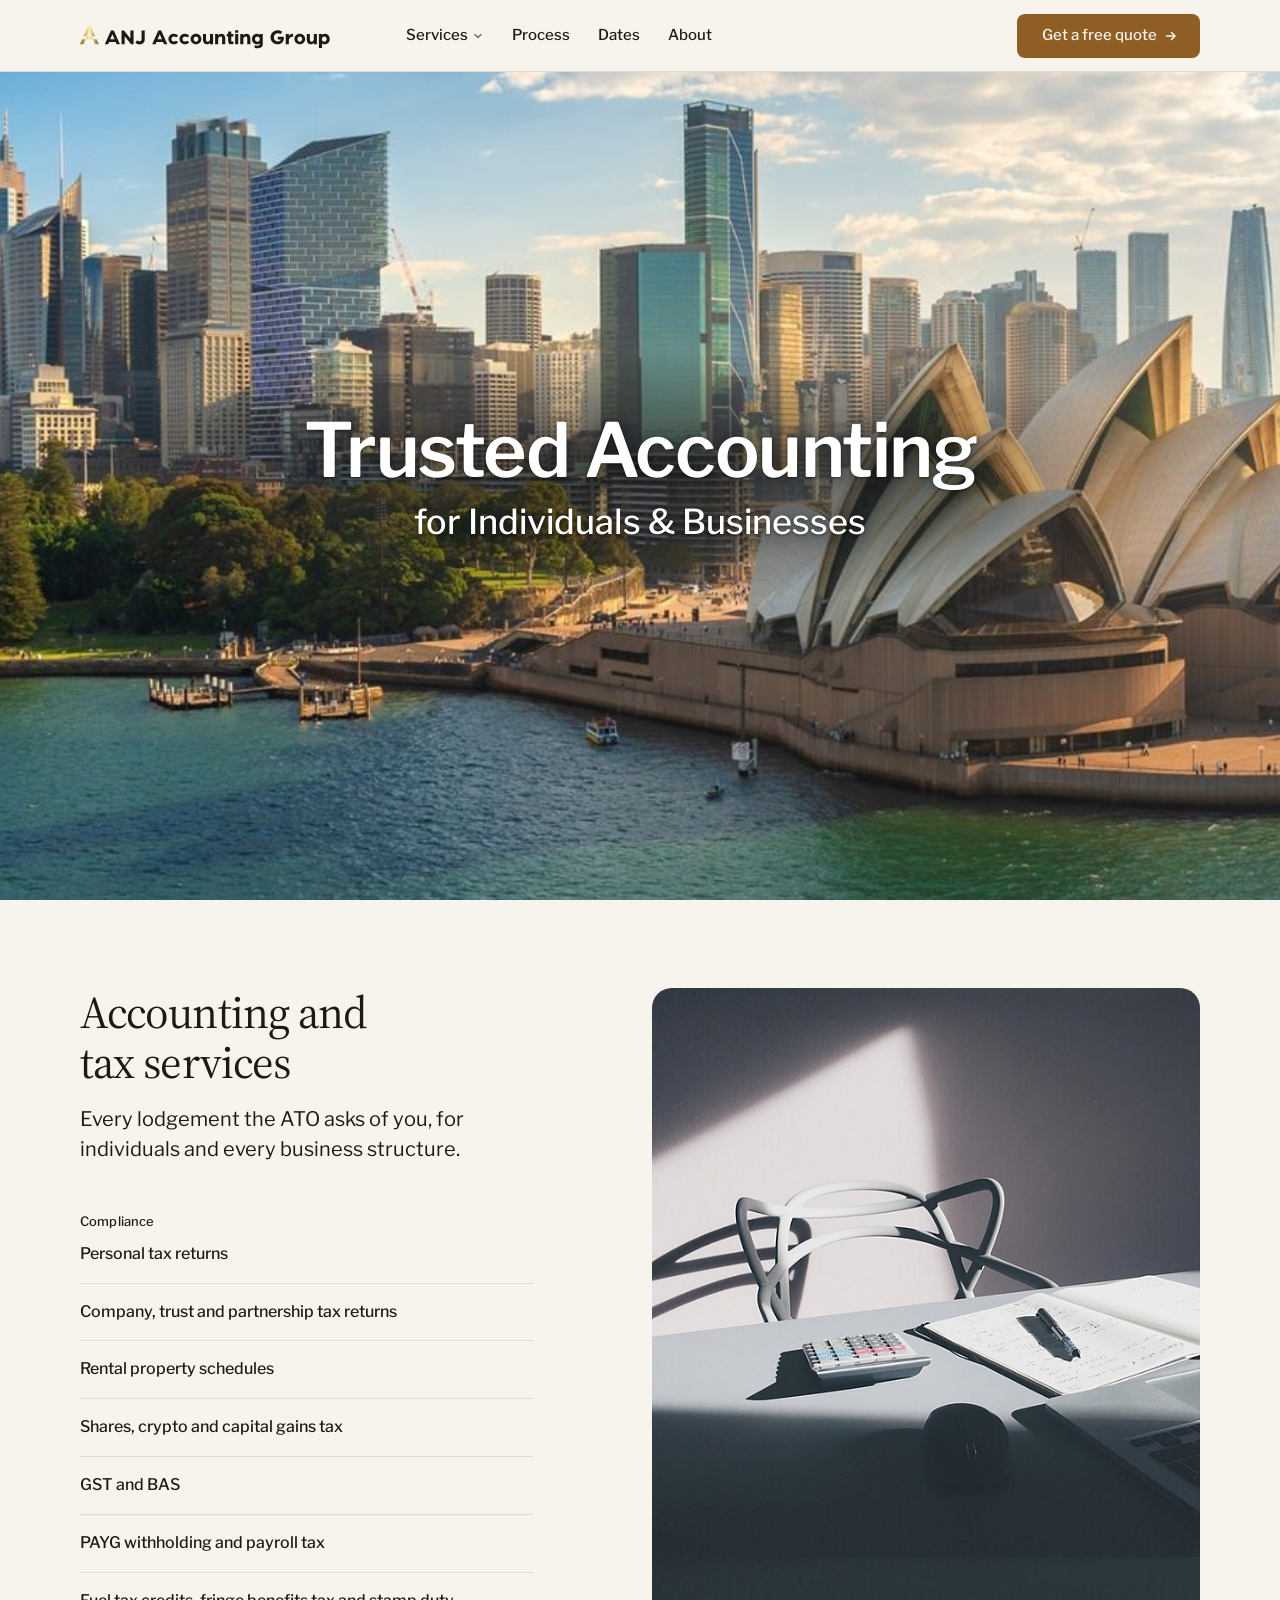
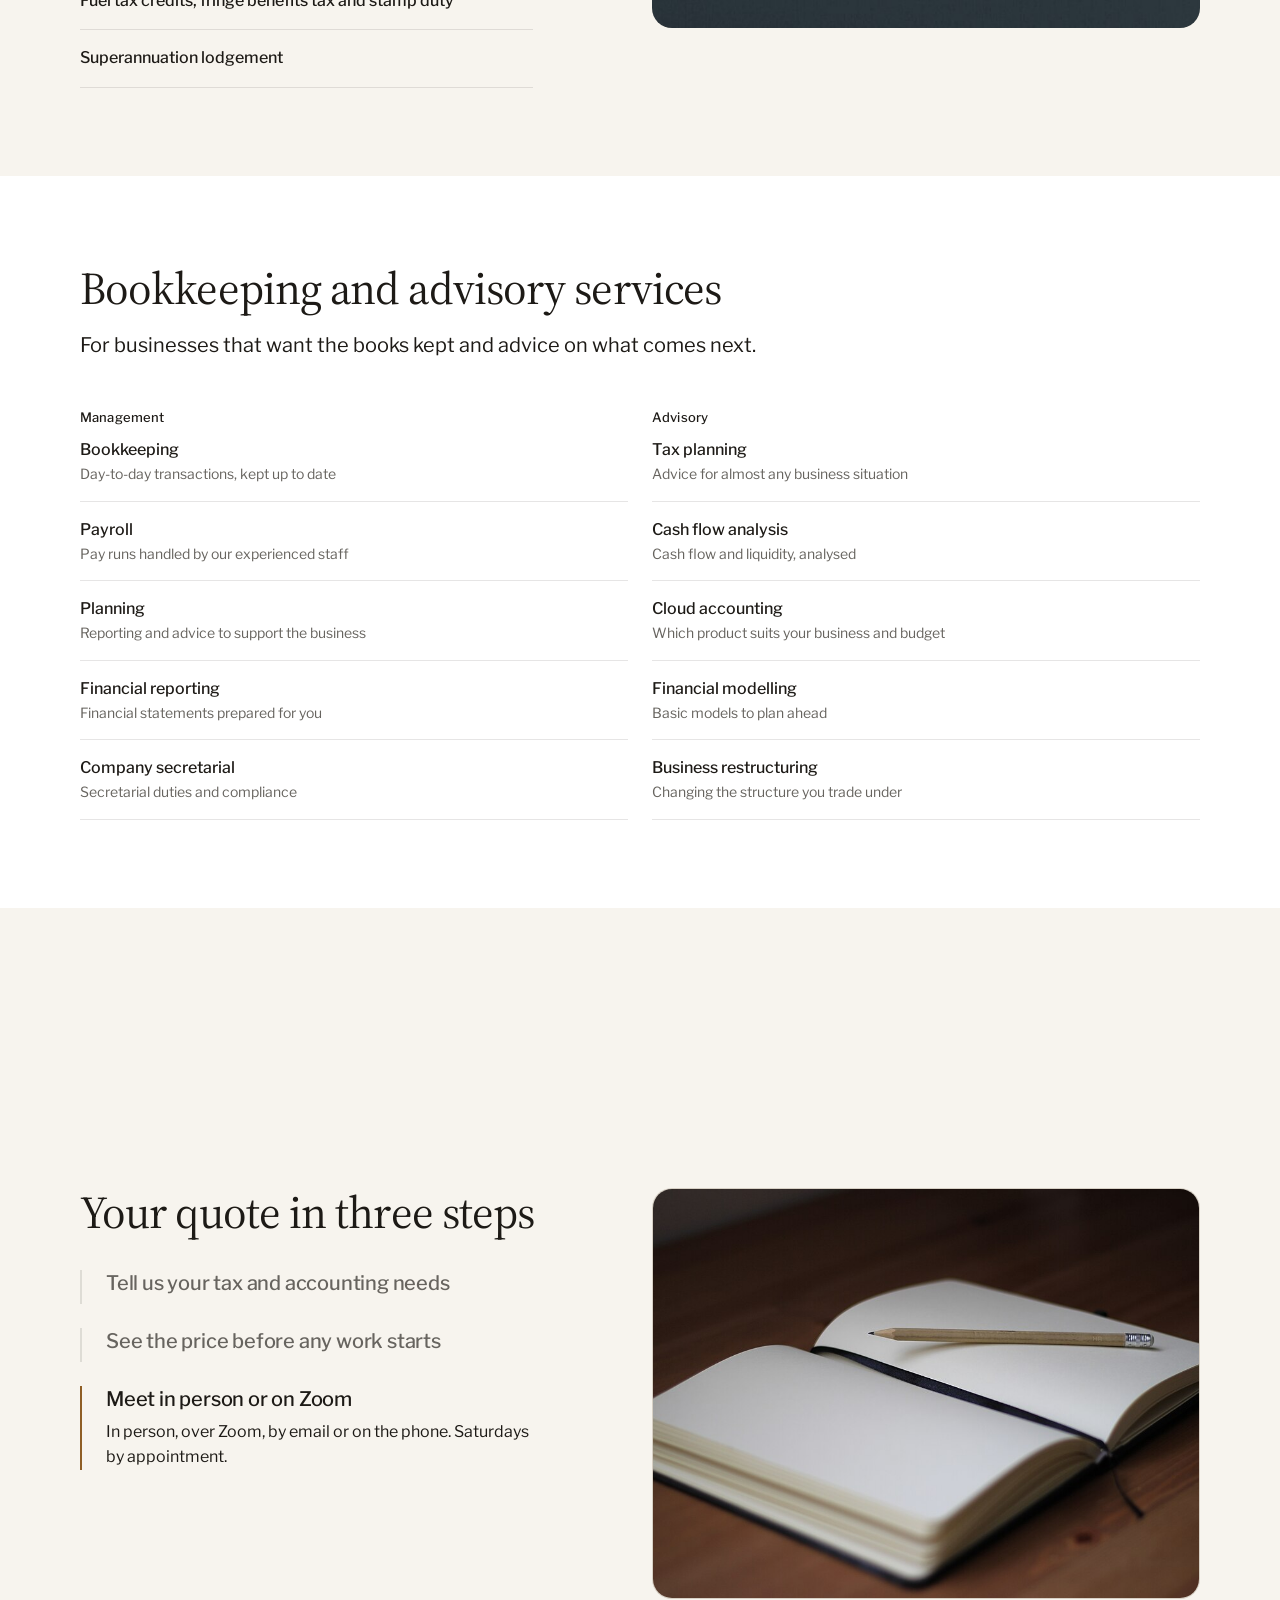
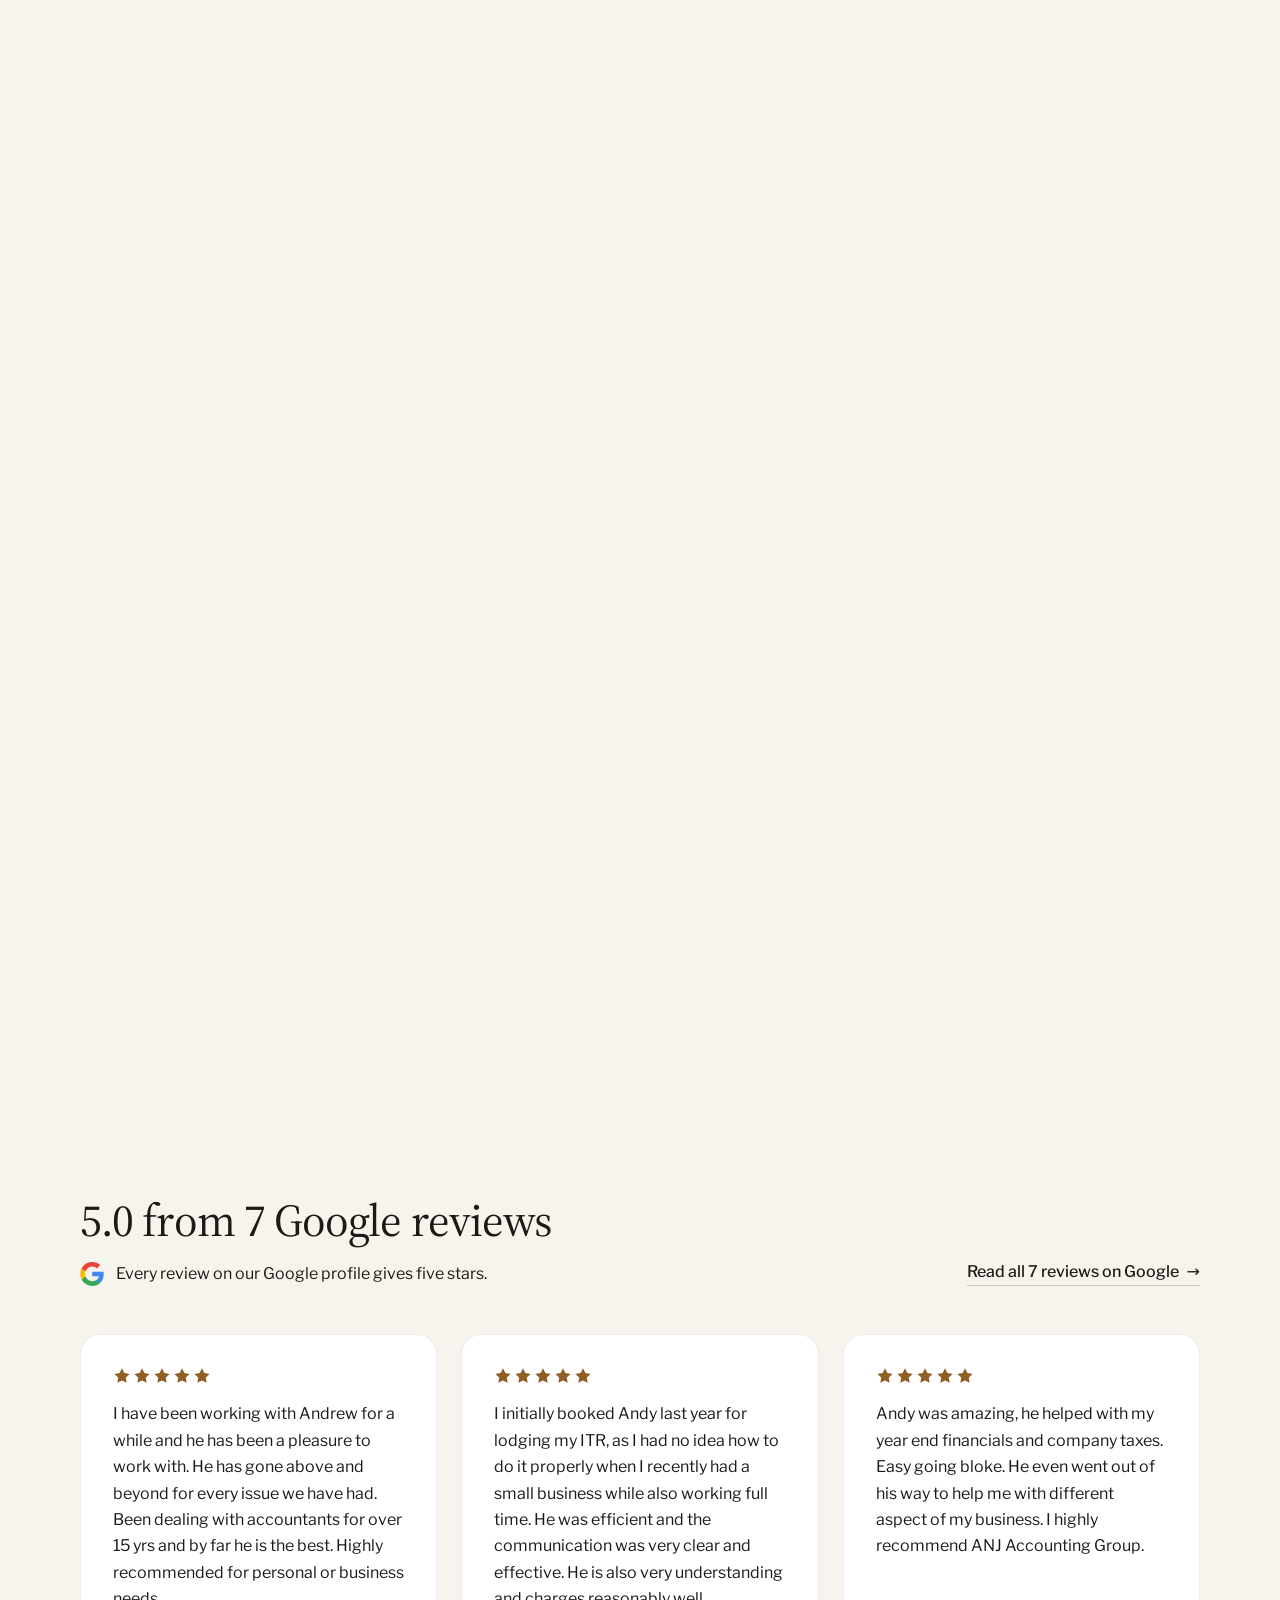
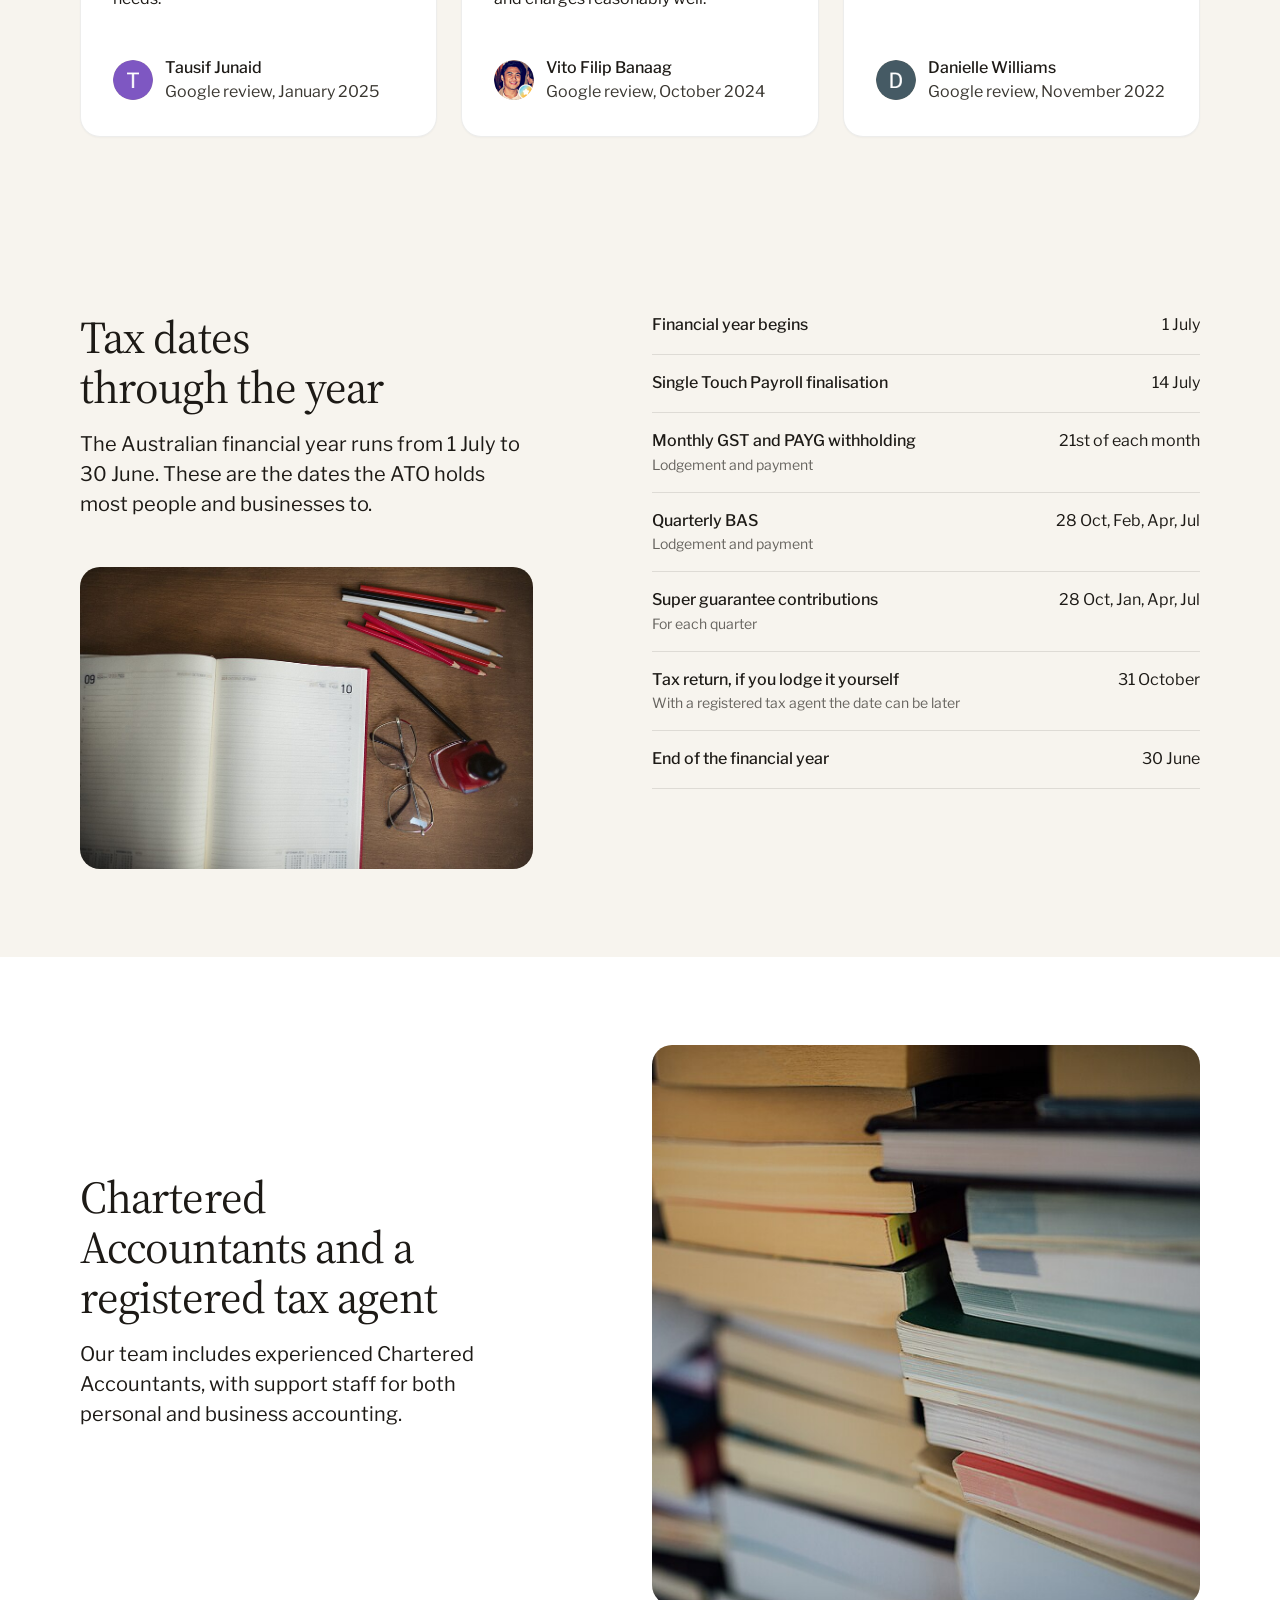
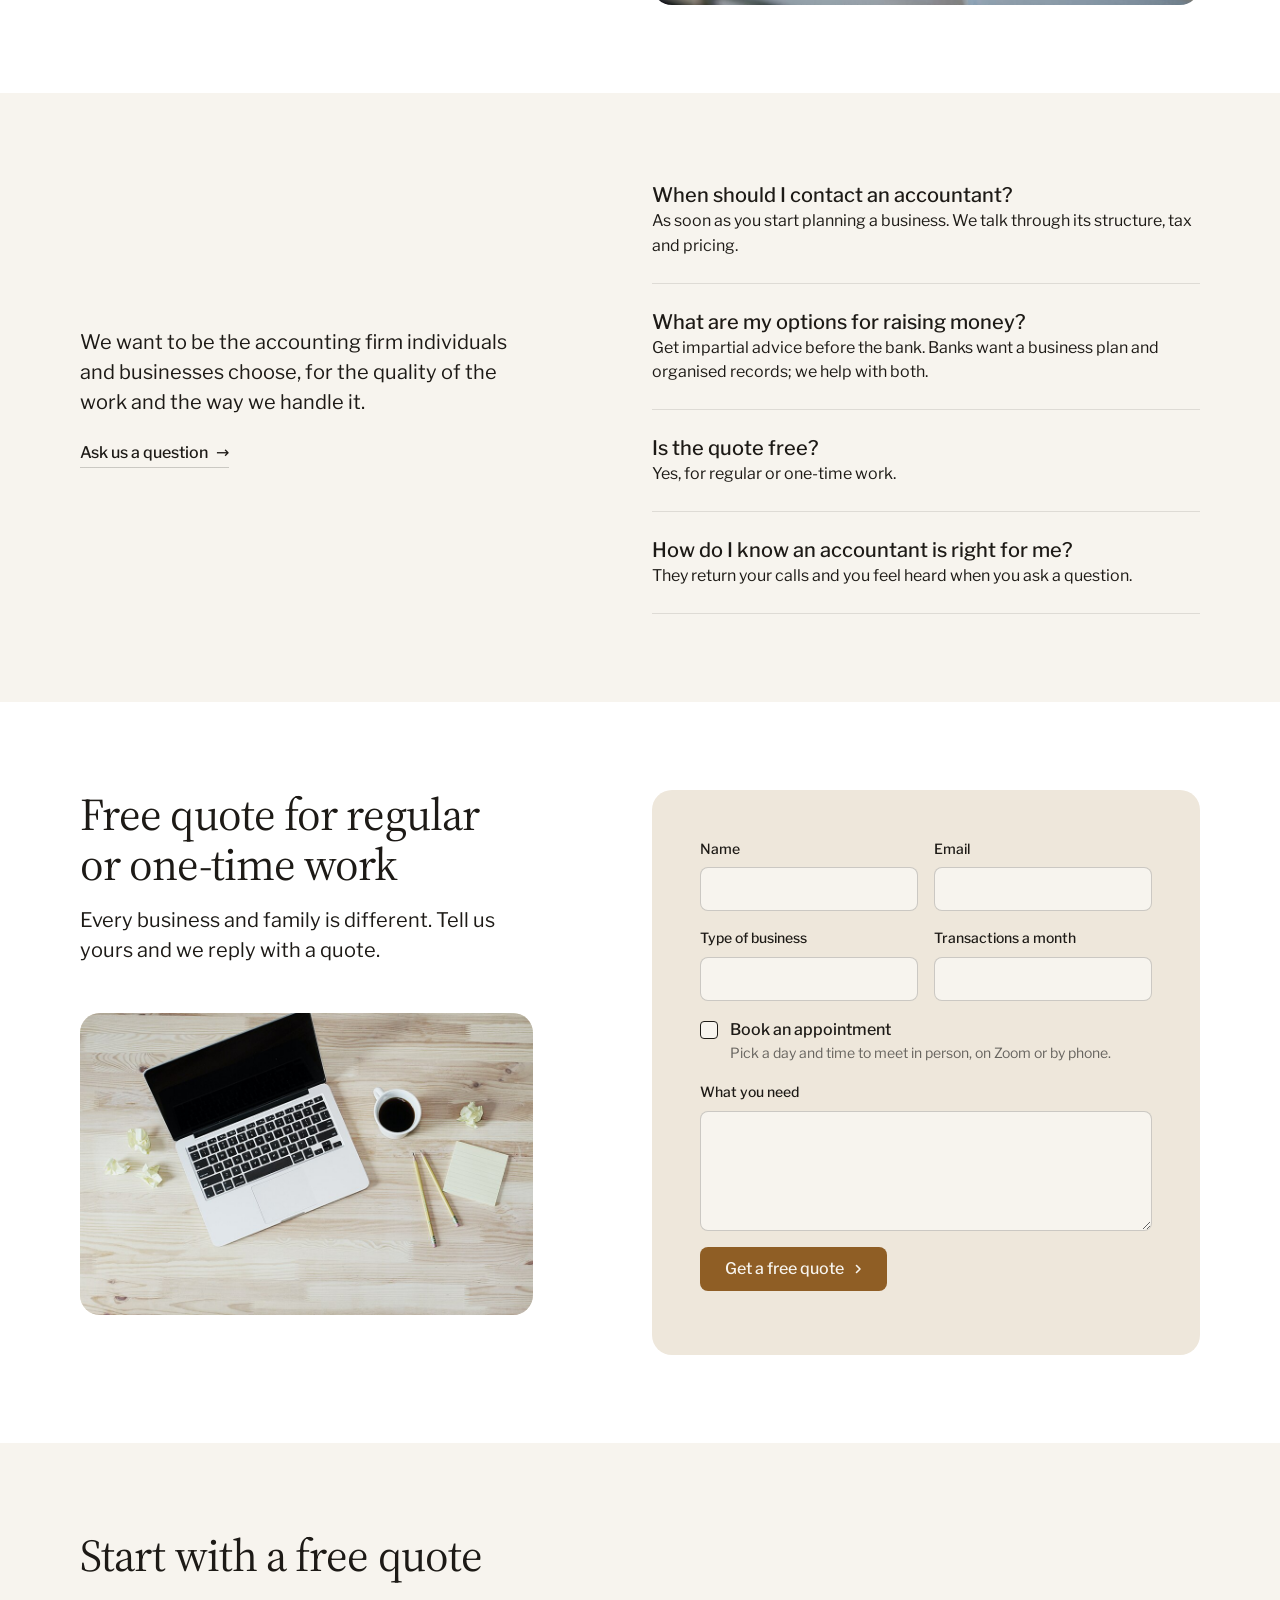
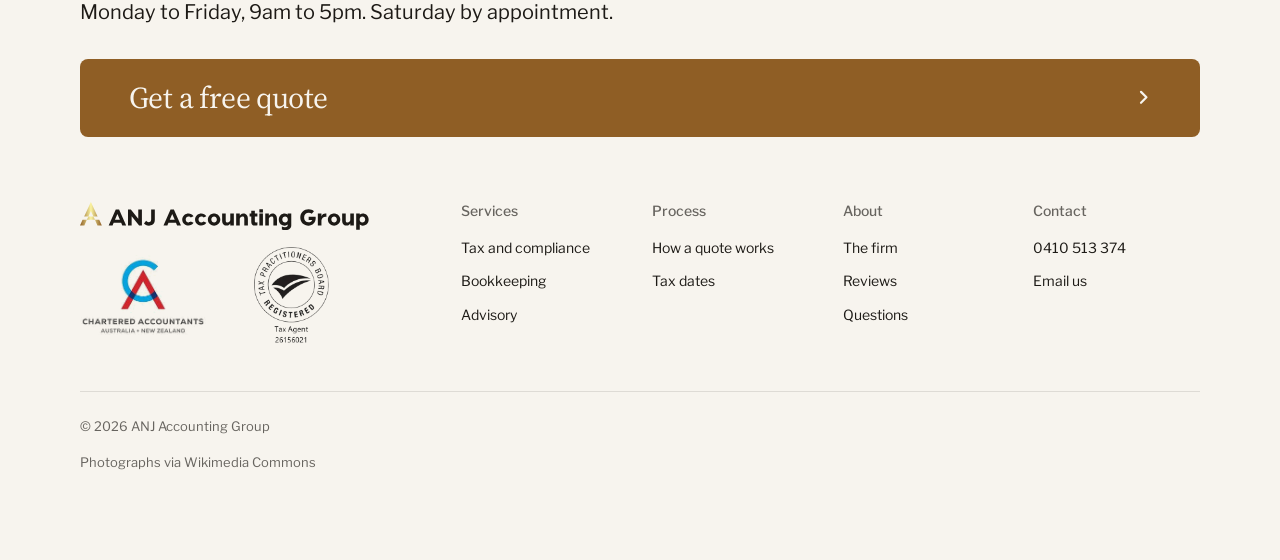
<file: index.html>
<!doctype html>
<html lang="en-AU" data-type="service" data-radius="soft" data-buttons="arrow" data-motion>
<head>
<meta charset="utf-8">
<meta name="viewport" content="width=device-width, initial-scale=1, viewport-fit=cover">
<title>ANJ Accounting Group: chartered accountants for people and business</title>
<meta name="description" content="Tax returns, BAS, bookkeeping, payroll and business setup from a registered tax agent firm. Meet in person, on Zoom or by phone. Free quotes.">
<meta property="og:type" content="website">
<meta property="og:title" content="ANJ Accounting Group: chartered accountants for people and business">
<meta property="og:description" content="Tax returns, BAS, bookkeeping, payroll and business setup. Ask for a free quote.">
<meta property="og:image" content="share.jpg">
<meta name="twitter:card" content="summary_large_image">
<link rel="icon" href="favicon.svg" type="image/svg+xml">
<meta name="theme-color" content="#f7f4ee">
<!-- <link rel="canonical" href="https://anjaccountinggroup.com.au/"> : switch on when the new site goes live on the domain -->
<meta name="site-kind" content="other">
<meta name="page-type" content="service">
<!-- fonts hosted with the site and preloaded, so the headline is drawn in Source Serif from the first paint
     (from Google with display=swap it first set in Georgia and its lines moved when the font arrived) -->
<link rel="preload" href="assets/fonts/source-serif-4-latin.woff2" as="font" type="font/woff2" crossorigin>
<link rel="preload" href="assets/fonts/libre-franklin-latin.woff2" as="font" type="font/woff2" crossorigin>
<style>
@font-face { font-family: "Source Serif 4"; font-style: normal; font-weight: 400 700; font-display: block;
  src: url(assets/fonts/source-serif-4-latin.woff2) format("woff2"); }
@font-face { font-family: "Libre Franklin"; font-style: normal; font-weight: 400 600; font-display: swap;
  src: url(assets/fonts/libre-franklin-latin.woff2) format("woff2"); }
</style>
<link rel="stylesheet" href="assets/system.css">
<link rel="stylesheet" href="assets/ui/cards.css">
<link rel="stylesheet" href="assets/motion/motion.css">
<link rel="stylesheet" href="assets/layout/layout.css">
<link rel="stylesheet" href="assets/booking.css">
<style>
:root {
  --p-bg: #f7f4ee; --p-surface: #eee7db; --p-ink: #1d1a16; --p-muted: #67645f;
  --p-accent: #8f5e25; --p-accent-ink: #f7f4ee; --p-action: #8f5e25; --p-action-ink: #f7f4ee;
  --p-inv-bg: #1d1a16; --p-inv-surface: #292622; --p-inv-ink: #f7f4ee; --p-inv-muted: #9c9993;
  --p-inv-accent: #8f5e25; --p-inv-accent-ink: #f7f4ee; --p-inv-action: #8f5e25; --p-inv-action-ink: #f7f4ee;
  --font-display: "Source Serif 4", Georgia, serif;
  --font-text: "Libre Franklin", system-ui, sans-serif;
  --display-weight: 400;
  --display-tracking: -0.02em;
  --display-tracking-xl: -0.026em;
}
</style>
<script>document.documentElement.classList.add('m-enter');setTimeout(()=>document.documentElement.classList.add('m-enter-done'),700)</script>
<script>document.documentElement.classList.add('mo-js');setTimeout(()=>document.documentElement.classList.add('mo-safe'),2500)</script>
<link rel="modulepreload" href="assets/moments/moments.js">
<link rel="modulepreload" href="assets/moments/lib.js">
<link rel="modulepreload" href="assets/moments/pinned-chapters/moment.js">
<link rel="modulepreload" href="assets/moments/picture-develops/moment.js">
<!-- page CSS: inside visuals only -->
<style>
  .nav__logo img { height: 26px; }
  .footer .nav__logo img { height: 30px; }
  /* the footer: the two credential logos under the ANJ logo in place of a line of words; multiply blends
     their white backgrounds into the footer ground */
  .footer ul.footer__creds { list-style: none; margin: var(--s-2) 0 0; padding: 0; display: flex; align-items: center; gap: var(--s-7); }
  .footer__creds img { display: block; width: auto; height: 80px; mix-blend-mode: multiply; }
  .footer__creds li:last-child img { height: 96px; }
  /* the About words sit level with the middle of the photo beside them (the logos under them are gone) */
  #about .grid > .span-5 { align-self: center; }
  .rows .rows__name small { display: block; font-weight: 400; color: var(--muted); font-size: var(--t-small); }
  .svc__photo { position: relative; overflow: hidden; border-radius: var(--r-lg); height: min(640px, var(--ly-fit, 640px)); background: var(--surface); }
  .svc__photo img { position: absolute; inset: 0; width: 100%; height: 100%; object-fit: cover; object-position: 38% 60%; }
  .develop { margin: 0; border-radius: var(--r-lg); overflow: hidden; height: min(560px, var(--ly-fit, 560px)); }
  .develop > img { display: block; width: 100%; height: 100%; object-fit: cover; }
  .side__photo { position: relative; overflow: hidden; border-radius: var(--r-lg); aspect-ratio: 3 / 2; margin-top: var(--s-7); background: var(--surface); }
  .side__photo img { position: absolute; inset: 0; width: 100%; height: 100%; object-fit: cover; }
  .quote__form { background: var(--g-alt, var(--surface)); border-radius: var(--r-lg); padding: var(--s-7); }
  .footer__col a[href^="mailto:"], .footer__col a[href^="tel:"] { overflow-wrap: anywhere; }
  .group-label { margin: var(--s-6) 0 var(--s-3); font-weight: 500; }
  .svc-cols .group-label { margin-top: 0; }
  /* the hero h1: "Trusted Accounting" is always the first line, whole; its size keeps that line inside the box
     (see the font note below for its width) */
  .hero--photo .hero__text { container-type: inline-size; }
  .hero--photo h1 { max-width: none; font-size: min(var(--ly-h1-xl), 64px, calc(100cqi / 9.8)); }
  /* the client asked for the banner title in the body's font (Libre Franklin, which runs wider than the
     serif: the first line is about 9.5 times the font size, hence the 9.8 above) */
  .hero--photo h1 { font-family: var(--font-text); font-weight: 500; letter-spacing: -0.02em; }
  /* the title alone, centred on the banner: "Trusted Accounting" large, "for Individuals & Businesses"
     a smaller, lighter line under it */
  .hero--photo .hero__text { width: min(100%, 960px); margin-inline: auto; text-align: center; }
  .hero--photo > .wrap > .hero-text, .hero--photo[data-calm] > .wrap > .hero-text { justify-content: center; }
  .hero--photo h1 { font-size: min(var(--ly-h1-xl), 84px, calc(100cqi / 9.8)); line-height: 1.05; text-wrap: balance; }
  .hero--photo h1 .h1-rest { display: block; margin-top: .35em; font-size: .46em; font-weight: 400; letter-spacing: 0; line-height: 1.25; }
  @media (max-width: 1023px) {
    .hero--photo > .wrap > .hero-text, .hero--photo[data-calm] > .wrap > .hero-text { justify-content: flex-start; }
    /* below 1024 the title sits under the photo on the page ground: the page's own ink, not the photo's white */
    .hero--photo[data-box="none"][data-tone="dark"] { color: var(--p-ink); --ink: var(--p-ink); --muted: var(--p-muted); }
    /* with only the title under the photo, the hero is as tall as the photo and title, not a whole screen
       of empty ground */
    main > .hero.hero--photo { height: auto; min-height: 0; }
  }
  /* on the photograph: a soft dark glow behind the title (no box, no hard edge) so the white words read
     over the busy skyline */
  @media (min-width: 1024px) {
    .hero--photo .hero__text { position: relative; isolation: isolate; }
    .hero--photo .hero__text::before { content: ""; position: absolute; inset: -45% -12%; z-index: -1; pointer-events: none;
      background: radial-gradient(closest-side, rgb(10 14 20 / .55), rgb(10 14 20 / .3) 55%, transparent); }
    .hero--photo h1 { font-weight: 600; }
    .hero--photo h1 .h1-rest { font-weight: 500; }
  }
  .hero--photo h1 .h1-first { display: block; white-space: nowrap; }
  /* the client asked for the title alone on the photograph, with no box: a soft shadow keeps the white
     words legible over the busy skyline (desktop only; below 1024 the words sit under the photo) */
  @media (min-width: 1024px) { .hero--photo h1 { text-shadow: 0 2px 18px rgb(0 0 0 / .55), 0 1px 3px rgb(0 0 0 / .45); } }
  #business, #quote { background: #ffffff; }
  .field__opt { font-weight: 400; color: var(--muted); }
  /* a field beside one showing an error keeps its label and box at the top of the row */
  .form .field { align-content: start; }
  /* sections as tall as their content, with one even padding (the client asked for smaller gaps between
     sections); the hero keeps its first screen and #how keeps the height its pinned steps need */
  :root { --sec-pad: 88px; }
  html { scroll-padding-top: var(--nav); }
  main > section.section:not(.hero):not(#how), body > footer.closing {
    height: auto; min-height: 0; padding: var(--sec-pad) 0 calc(var(--sec-pad) + var(--bar));
  }
  /* #how pins its steps only from 1024 (is-live); stacked below that, it is as tall as its steps */
  @media (max-width: 1023px) {
    main > section#how:not(.is-live) { height: auto; min-height: 0; padding: var(--sec-pad) 0 calc(var(--sec-pad) + var(--bar)); }
  }
  /* #about: the credentials, then the questions, a section's gap apart */
  #about > .wrap { display: flex; flex-direction: column; row-gap: calc(2 * var(--sec-pad)); }
  #about > .wrap > * { margin-block: 0; }
  /* #about: white behind the credentials only; the questions keep the cream ground */
  #about { overflow-x: clip; }
  #about .group { position: relative; isolation: isolate; }
  #about .group::before { content: ""; position: absolute; z-index: -1; left: calc(50% - 50vw); width: 100vw;
    top: calc(-1 * var(--sec-pad)); bottom: calc(-1 * var(--sec-pad)); background: #ffffff; }
  .review { display: flex; flex-direction: column; gap: var(--s-4); background: #ffffff; }
  .review blockquote { margin: 0; font: 400 var(--t-body)/1.65 var(--font-text); color: var(--ink); flex: 1 1 auto; }
    .stars { display: flex; gap: 2px; color: var(--accent); }
  .stars svg { width: 18px; height: 18px; }
  .rating-line { display: inline-flex; align-items: center; gap: var(--s-3); }
  .rating-line img { width: 24px; height: 24px; }
  @media (max-width: 1023px) {
    .svc__photo { height: auto; aspect-ratio: 4 / 3; margin-top: var(--s-7); }
    .develop { height: auto; aspect-ratio: 16 / 9; margin-top: var(--s-7); }
    .quote__form { margin-top: var(--s-7); background: none; padding: 0; border-radius: 0; }
  }
  @media (min-width: 640px) and (max-width: 1023px) {
    .side__photo { aspect-ratio: 4 / 3; }
    #how:not(.is-live) .mo-pc__visual > img { max-height: 20svh; }
    /* the three service lists and the three reviews stay side by side, so each section stays one screen */
    #business .svc-cols { grid-template-columns: repeat(2, minmax(0, 1fr)); }
    #business .rows > li { padding-block: var(--s-6); }
    #reviews .rv-row { grid-template-columns: repeat(3, minmax(0, 1fr)); }
    #business .svc-cols > *, #reviews .rv-row > * { grid-column: auto; }
    #reviews .review blockquote { font-size: var(--t-small); }
  }
  @media (max-width: 639px) {
    /* the Sydney skyline sits low in its frame: a taller phone crop now the title is the hero's only words */
    .hero--photo { --photo: 40svh; }
    :root { --sec-pad: 56px; }
    .nav__logo img { height: 19px; }
  }
</style>
</head>
<body>
<!-- type: service (an accounting firm: people are hired)
     deal: hero photo (was split; a full-bleed Sydney photograph on the client's request), nav nav-mega, close close-type, footer footer-columns, rhythm space, buttons arrow,
           mark: the client's own logo (in place of the dealt arc), palette: the client's logo gold through start.mjs brand,
           type source-serif (the client's pick of the three dealt pairings; all three fail the hero-lines stress at 1440, waived) -->
<!--
     moments: pinned-chapters (#how), picture-develops (#about photograph) -->
<header class="nav">
  <div class="wrap nav__bar">
    <a class="skip-link" href="#top">Skip to content</a>
    <a class="nav__logo" href="#top"><img src="assets/brand/anj-logo-horizontal.svg" alt="ANJ Accounting Group" width="254" height="26"></a>
    <nav class="nav__links" aria-label="Main">
      <div class="nav__item">
        <a class="nav__link" href="#services">Services <svg class="chev" viewBox="0 0 12 12" aria-hidden="true"><path d="M3 4.5l3 3 3-3" fill="none" stroke="currentColor" stroke-width="1.5" stroke-linecap="round" stroke-linejoin="round"/></svg></a>
        <div class="nav__menu">
          <div class="wrap grid">
            <div class="menu-col span-3">
              <p class="t-label">Compliance</p>
              <a href="#services">Tax returns<span>Personal, company and trust</span></a>
              <a href="#services">BAS and GST<span>Quarterly or monthly</span></a>
              <a href="#services">Superannuation<span>Contributions lodged on time</span></a>
            </div>
            <div class="menu-col span-3">
              <p class="t-label">Management</p>
              <a href="#business">Bookkeeping<span>Day-to-day transactions</span></a>
              <a href="#business">Payroll<span>Pay runs by our staff</span></a>
              <a href="#business">Financial reporting<span>Statements prepared for you</span></a>
            </div>
            <div class="menu-col span-3">
              <p class="t-label">Advice and setup</p>
              <a href="#business">Tax planning<span>For any business situation</span></a>
              <a href="#business">Business restructuring<span>Change how you trade</span></a>
              <a href="#business">Cloud accounting<span>Which software suits you</span></a>
            </div>
            <a class="menu-card span-3" href="#dates">
              <div class="panel"><img class="frame__img" src="assets/img/photo-f61684735-500.jpg" alt="A desk with a calculator, an open notebook and a laptop in window light" width="500" height="376"></div>
              <span class="t-card">Tax dates</span>
              <span class="t-small muted">Every due date in the year</span>
            </a>
          </div>
        </div>
      </div>
      <div class="nav__item"><a class="nav__link" href="#how">Process</a></div>
      <div class="nav__item"><a class="nav__link" href="#dates">Dates</a></div>
      <div class="nav__item"><a class="nav__link" href="#about">About</a></div>
    </nav>
    <div class="nav__actions">
      <a class="btn btn--primary" href="#quote">Get a free quote</a>
    </div>
    <button class="nav__toggle" type="button" aria-expanded="false" aria-label="Menu"><svg width="18" height="18" viewBox="0 0 18 18" aria-hidden="true"><path d="M2 5h14M2 13h14" stroke="currentColor" stroke-width="1.6" stroke-linecap="round"/></svg></button>
  </div>
</header>

<main id="top">
  <section class="hero hero--photo" data-enter data-calm="left" data-box="none" data-tone="dark" aria-labelledby="hero-h">
    <img class="hero__bg" src="assets/img/hero-sydney.jpg" srcset="assets/img/hero-sydney-500.jpg 500w, assets/img/hero-sydney-960.jpg 960w, assets/img/hero-sydney-1280.jpg 1280w, assets/img/hero-sydney.jpg 1800w" sizes="100vw" width="1800" height="900" alt="Sydney's city towers rising behind the Opera House and Circular Quay on a clear afternoon" style="--ly-pos: 60% 50%; --ly-pos-phone: 62% 50%" fetchpriority="high" decoding="async" data-source="client" data-subject="city">
    <div class="wrap"><div class="hero-text">
      <div class="hero__text">
        <h1 id="hero-h"><span class="h1-first">Trusted Accounting</span> <span class="h1-rest">for Individuals &amp; Businesses</span></h1>
      </div>
    </div></div>
  </section>

  <section class="section" id="services" style="--hm: 2" aria-labelledby="services-h">
    <div class="wrap grid grid--top">
      <div class="span-5">
        <div class="section-head">
          <h2 id="services-h">Accounting and tax services</h2>
          <p>Every lodgement the ATO asks of you, for individuals and every business structure.</p>
        </div>
        <p class="t-label group-label">Compliance</p>
        <ul class="rows">
          <li><span class="rows__name">Personal tax returns</span></li>
          <li><span class="rows__name">Company, trust and partnership tax returns</span></li>
          <li><span class="rows__name">Rental property schedules</span></li>
          <li><span class="rows__name">Shares, crypto and capital gains tax</span></li>
          <li><span class="rows__name">GST and BAS</span></li>
          <li><span class="rows__name">PAYG withholding and payroll tax</span></li>
          <li><span class="rows__name">Fuel tax credits, fringe benefits tax and stamp duty</span></li>
          <li><span class="rows__name">Superannuation lodgement</span></li>
        </ul>
      </div>
      <div class="span-6 start-7">
        <div class="svc__photo"><img src="assets/img/photo-f61684735.jpg" srcset="assets/img/photo-f61684735-500.jpg 500w, assets/img/photo-f61684735-960.jpg 960w, assets/img/photo-f61684735.jpg 1280w" sizes="(max-width: 1023px) 100vw, 60vw" width="1280" height="962" alt="A desk with a calculator, an open notebook, a pen and a laptop in window light" loading="lazy" decoding="async" data-source="stand-in" data-subject="desk"></div>
      </div>
    </div>
  </section>

  <section class="section" id="business" style="--hm: 2" aria-labelledby="business-h">
    <div class="wrap">
      <div class="section-head">
        <h2 id="business-h">Bookkeeping and advisory services</h2>
        <p>For businesses that want the books kept and advice on what comes next.</p>
      </div>
      <div class="grid grid--top svc-cols">
        <div class="span-6">
          <p class="t-label group-label">Management</p>
          <ul class="rows">
            <li><span class="rows__name">Bookkeeping<small>Day-to-day transactions, kept up to date</small></span></li>
            <li><span class="rows__name">Payroll<small>Pay runs handled by our experienced staff</small></span></li>
            <li><span class="rows__name">Planning<small>Reporting and advice to support the business</small></span></li>
            <li><span class="rows__name">Financial reporting<small>Financial statements prepared for you</small></span></li>
            <li><span class="rows__name">Company secretarial<small>Secretarial duties and compliance</small></span></li>
          </ul>
        </div>
        <div class="span-6">
          <p class="t-label group-label">Advisory</p>
          <ul class="rows">
            <li><span class="rows__name">Tax planning<small>Advice for almost any business situation</small></span></li>
            <li><span class="rows__name">Cash flow analysis<small>Cash flow and liquidity, analysed</small></span></li>
            <li><span class="rows__name">Cloud accounting<small>Which product suits your business and budget</small></span></li>
            <li><span class="rows__name">Financial modelling<small>Basic models to plan ahead</small></span></li>
            <li><span class="rows__name">Business restructuring<small>Changing the structure you trade under</small></span></li>
          </ul>
        </div>
      </div>
    </div>
  </section>

  <section class="section" id="how" style="--h: 2" data-moment="pinned-chapters" aria-labelledby="how-h">
    <div class="wrap mo-pc__grid">
      <div class="mo-pc__text">
        <h2 id="how-h">Your quote in three steps</h2>
        <ol class="mo-pc__steps">
          <li class="mo-pc__step">
            <h3>Tell us your tax and accounting needs</h3>
            <p>Tell us your type of business and roughly how many transactions you have in a month.</p>
            <figure class="mo-pc__visual"><img src="assets/img/photo-f194107437.jpg" srcset="assets/img/photo-f194107437-500.jpg 500w, assets/img/photo-f194107437-960.jpg 960w, assets/img/photo-f194107437.jpg 1280w" sizes="(max-width: 1023px) 100vw, 50vw" alt="A hand with a pen over a notebook of handwritten sums beside a laptop" width="1280" height="853" loading="lazy" decoding="async" data-source="stand-in" data-subject="desk"></figure>
          </li>
          <li class="mo-pc__step">
            <h3>See the price before any work starts</h3>
            <p>We send a free quote for regular or one-time work. You know the cost before any work starts.</p>
            <figure class="mo-pc__visual"><img src="assets/img/photo-f55666535.jpg" srcset="assets/img/photo-f55666535-500.jpg 500w, assets/img/photo-f55666535-960.jpg 960w, assets/img/photo-f55666535.jpg 1280w" sizes="(max-width: 1023px) 100vw, 50vw" alt="A fountain pen on a printed agreement with a blank signature line, in lamp light" width="1280" height="962" loading="lazy" decoding="async" data-source="stand-in" data-subject="desk"></figure>
          </li>
          <li class="mo-pc__step">
            <h3>Meet in person or on Zoom</h3>
            <p>In person, over Zoom, by email or on the phone. Saturdays by appointment.</p>
            <figure class="mo-pc__visual"><img src="assets/img/photo-d183.jpg" srcset="assets/img/photo-d183-500.jpg 500w, assets/img/photo-d183-960.jpg 960w, assets/img/photo-d183.jpg 1280w" sizes="(max-width: 1023px) 100vw, 50vw" alt="An open notebook with a ribbon marker and a pencil on a dark wooden table" width="1280" height="853" loading="lazy" decoding="async" data-source="library-057" data-subject="desk"></figure>
          </li>
        </ol>
      </div>
      <div class="mo-pc__visuals frame"></div>
    </div>
  </section>

  <section class="section" id="reviews" style="--hm: 2" aria-labelledby="reviews-h">
    <div class="wrap">
      <div class="section-head--split">
        <div>
          <h2 id="reviews-h">5.0 from 7 Google reviews</h2>
          <p class="rating-line"><img src="assets/icons/google-icon.svg" alt="Google" width="24" height="24">Every review on our Google profile gives five stars.</p>
        </div>
        <a class="link" href="https://maps.google.com/maps?cid=8939796514767134686" rel="noopener">Read all 7 reviews on Google</a>
      </div>
      <div class="grid grid--top rv-row" style="margin-top: var(--s-7)">
        <figure class="card review span-4">
          <span class="stars" role="img" aria-label="5 out of 5 stars"><svg viewBox="0 0 20 20" aria-hidden="true"><path fill="currentColor" d="M10 1.5l2.6 5.3 5.9.9-4.3 4.1 1 5.8L10 14.9l-5.2 2.7 1-5.8L1.5 7.7l5.9-.9z"/></svg><svg viewBox="0 0 20 20" aria-hidden="true"><path fill="currentColor" d="M10 1.5l2.6 5.3 5.9.9-4.3 4.1 1 5.8L10 14.9l-5.2 2.7 1-5.8L1.5 7.7l5.9-.9z"/></svg><svg viewBox="0 0 20 20" aria-hidden="true"><path fill="currentColor" d="M10 1.5l2.6 5.3 5.9.9-4.3 4.1 1 5.8L10 14.9l-5.2 2.7 1-5.8L1.5 7.7l5.9-.9z"/></svg><svg viewBox="0 0 20 20" aria-hidden="true"><path fill="currentColor" d="M10 1.5l2.6 5.3 5.9.9-4.3 4.1 1 5.8L10 14.9l-5.2 2.7 1-5.8L1.5 7.7l5.9-.9z"/></svg><svg viewBox="0 0 20 20" aria-hidden="true"><path fill="currentColor" d="M10 1.5l2.6 5.3 5.9.9-4.3 4.1 1 5.8L10 14.9l-5.2 2.7 1-5.8L1.5 7.7l5.9-.9z"/></svg></span>
          <blockquote>I have been working with Andrew for a while and he has been a pleasure to work with. He has gone above and beyond for every issue we have had. Been dealing with accountants for over 15 yrs and by far he is the best. Highly recommended for personal or business needs.</blockquote>
          <figcaption class="person"><img src="assets/img/reviews/tausif.png" alt="" width="40" height="40" loading="lazy"><span><span class="person__name">Tausif Junaid</span><span class="person__role">Google review, January 2025</span></span></figcaption>
        </figure>
        <figure class="card review span-4">
          <span class="stars" role="img" aria-label="5 out of 5 stars"><svg viewBox="0 0 20 20" aria-hidden="true"><path fill="currentColor" d="M10 1.5l2.6 5.3 5.9.9-4.3 4.1 1 5.8L10 14.9l-5.2 2.7 1-5.8L1.5 7.7l5.9-.9z"/></svg><svg viewBox="0 0 20 20" aria-hidden="true"><path fill="currentColor" d="M10 1.5l2.6 5.3 5.9.9-4.3 4.1 1 5.8L10 14.9l-5.2 2.7 1-5.8L1.5 7.7l5.9-.9z"/></svg><svg viewBox="0 0 20 20" aria-hidden="true"><path fill="currentColor" d="M10 1.5l2.6 5.3 5.9.9-4.3 4.1 1 5.8L10 14.9l-5.2 2.7 1-5.8L1.5 7.7l5.9-.9z"/></svg><svg viewBox="0 0 20 20" aria-hidden="true"><path fill="currentColor" d="M10 1.5l2.6 5.3 5.9.9-4.3 4.1 1 5.8L10 14.9l-5.2 2.7 1-5.8L1.5 7.7l5.9-.9z"/></svg><svg viewBox="0 0 20 20" aria-hidden="true"><path fill="currentColor" d="M10 1.5l2.6 5.3 5.9.9-4.3 4.1 1 5.8L10 14.9l-5.2 2.7 1-5.8L1.5 7.7l5.9-.9z"/></svg></span>
          <blockquote>I initially booked Andy last year for lodging my ITR, as I had no idea how to do it properly when I recently had a small business while also working full time. He was efficient and the communication was very clear and effective. He is also very understanding and charges reasonably well.</blockquote>
          <figcaption class="person"><img src="assets/img/reviews/vito.png" alt="" width="40" height="40" loading="lazy"><span><span class="person__name">Vito Filip Banaag</span><span class="person__role">Google review, October 2024</span></span></figcaption>
        </figure>
        <figure class="card review span-4">
          <span class="stars" role="img" aria-label="5 out of 5 stars"><svg viewBox="0 0 20 20" aria-hidden="true"><path fill="currentColor" d="M10 1.5l2.6 5.3 5.9.9-4.3 4.1 1 5.8L10 14.9l-5.2 2.7 1-5.8L1.5 7.7l5.9-.9z"/></svg><svg viewBox="0 0 20 20" aria-hidden="true"><path fill="currentColor" d="M10 1.5l2.6 5.3 5.9.9-4.3 4.1 1 5.8L10 14.9l-5.2 2.7 1-5.8L1.5 7.7l5.9-.9z"/></svg><svg viewBox="0 0 20 20" aria-hidden="true"><path fill="currentColor" d="M10 1.5l2.6 5.3 5.9.9-4.3 4.1 1 5.8L10 14.9l-5.2 2.7 1-5.8L1.5 7.7l5.9-.9z"/></svg><svg viewBox="0 0 20 20" aria-hidden="true"><path fill="currentColor" d="M10 1.5l2.6 5.3 5.9.9-4.3 4.1 1 5.8L10 14.9l-5.2 2.7 1-5.8L1.5 7.7l5.9-.9z"/></svg><svg viewBox="0 0 20 20" aria-hidden="true"><path fill="currentColor" d="M10 1.5l2.6 5.3 5.9.9-4.3 4.1 1 5.8L10 14.9l-5.2 2.7 1-5.8L1.5 7.7l5.9-.9z"/></svg></span>
          <blockquote>Andy was amazing, he helped with my year end financials and company taxes. Easy going bloke. He even went out of his way to help me with different aspect of my business. I highly recommend ANJ Accounting Group.</blockquote>
          <figcaption class="person"><img src="assets/img/reviews/danielle.png" alt="" width="40" height="40" loading="lazy"><span><span class="person__name">Danielle Williams</span><span class="person__role">Google review, November 2022</span></span></figcaption>
        </figure>
      </div>
    </div>
  </section>

  <section class="section" id="dates" style="--hm: 2" aria-labelledby="dates-h">
    <div class="wrap grid grid--top">
      <div class="span-5">
        <div class="section-head">
          <h2 id="dates-h">Tax dates through the year</h2>
          <p>The Australian financial year runs from 1 July to 30 June. These are the dates the ATO holds most people and businesses to.</p>
        </div>
        <div class="side__photo"><img src="assets/img/photo-f196431272.jpg" srcset="assets/img/photo-f196431272-500.jpg 500w, assets/img/photo-f196431272-960.jpg 960w, assets/img/photo-f196431272.jpg 1280w" sizes="(max-width: 1023px) 130vw, 40vw" width="1280" height="853" alt="An open desk diary beside reading glasses and red and black pencils on a wooden desk" loading="lazy" decoding="async" data-source="stand-in" data-subject="desk"></div>
      </div>
      <ul class="rows span-6 start-7">
        <li><span class="rows__name">Financial year begins</span><span class="rows__value">1 July</span></li>
        <li><span class="rows__name">Single Touch Payroll finalisation</span><span class="rows__value">14 July</span></li>
        <li><span class="rows__name">Monthly GST and PAYG withholding<small>Lodgement and payment</small></span><span class="rows__value">21st of each month</span></li>
        <li><span class="rows__name">Quarterly BAS<small>Lodgement and payment</small></span><span class="rows__value">28 Oct, Feb, Apr, Jul</span></li>
        <li><span class="rows__name">Super guarantee contributions<small>For each quarter</small></span><span class="rows__value">28 Oct, Jan, Apr, Jul</span></li>
        <li><span class="rows__name">Tax return, if you lodge it yourself<small>With a registered tax agent the date can be later</small></span><span class="rows__value">31 October</span></li>
        <li><span class="rows__name">End of the financial year</span><span class="rows__value">30 June</span></li>
      </ul>
    </div>
  </section>

  <section class="section g2" id="about" aria-labelledby="about-h">
    <div class="wrap">
      <div class="group">
        <div class="grid grid--top">
          <div class="span-5">
            <div class="section-head">
              <h2 id="about-h">Chartered Accountants and a registered tax agent</h2>
              <p>Our team includes experienced Chartered Accountants, with support staff for both personal and business accounting.</p>
            </div>
          </div>
          <figure class="develop span-6 start-7" data-moment="picture-develops"><img src="assets/img/photo-c877.jpg" srcset="assets/img/photo-c877-500.jpg 500w, assets/img/photo-c877-960.jpg 960w, assets/img/photo-c877.jpg 1280w" sizes="(max-width: 1023px) 100vw, 60vw" alt="A close stack of reference books seen from the page edges" width="1280" height="853" loading="lazy" decoding="async" data-source="library-057" data-subject="desk"></figure>
        </div>
      </div>
      <div class="grid grid--top" id="faq">
        <div class="span-5">
          <p class="t-lead">We want to be the accounting firm individuals and businesses choose, for the quality of the work and the way we handle it.</p>
          <p style="margin-top: var(--s-5)"><a class="link" href="#quote">Ask us a question</a></p>
        </div>
        <div class="faq span-6 start-7">
          <details open><summary>When should I contact an accountant?</summary><p>As soon as you start planning a business. We talk through its structure, tax and pricing.</p></details>
          <details open><summary>What are my options for raising money?</summary><p>Get impartial advice before the bank. Banks want a business plan and organised records; we help with both.</p></details>
          <details open><summary>Is the quote free?</summary><p>Yes, for regular or one-time work.</p></details>
          <details open><summary>How do I know an accountant is right for me?</summary><p>They return your calls and you feel heard when you ask a question.</p></details>
        </div>
      </div>
    </div>
  </section>

  <section class="section" id="quote" style="--hm: 2" aria-labelledby="quote-h">
    <div class="wrap grid grid--top">
      <div class="span-5">
        <div class="section-head">
          <h2 id="quote-h">Free quote for regular or one-time work</h2>
          <p>Every business and family is different. Tell us yours and we reply with a quote.</p>
        </div>
        <div class="side__photo"><img src="assets/img/photo-f95306325.jpg" srcset="assets/img/photo-f95306325-500.jpg 500w, assets/img/photo-f95306325-960.jpg 960w, assets/img/photo-f95306325.jpg 1280w" sizes="(max-width: 1023px) 130vw, 40vw" width="1280" height="853" alt="A laptop, a cup of black coffee, two pencils and a note pad on a pale wooden desk, from above" loading="lazy" decoding="async" data-source="stand-in" data-subject="desk"></div>
      </div>
      <div class="span-6 start-7 quote__form">
        <form class="form" action="mailto:accounts@anjaccountinggroup.com.au" method="post" enctype="text/plain" data-endpoint="" data-sent="Your quote request is in. We reply within one business day." novalidate>
          <div class="field"><label for="f-name">Name</label>
            <input id="f-name" name="name" type="text" autocomplete="name" required aria-describedby="f-name-err">
            <p class="field__error" id="f-name-err" hidden>Write your name.</p></div>
          <div class="field"><label for="f-email">Email</label>
            <input id="f-email" name="email" type="email" autocomplete="email" inputmode="email" required aria-describedby="f-email-err">
            <p class="field__error" id="f-email-err" hidden>Write an email address with an @, like name@example.com.</p></div>
          <div class="field"><label for="f-type">Type of business</label>
            <input id="f-type" name="business" type="text" autocomplete="organization-title" aria-describedby="f-type-err">
            <p class="field__error" id="f-type-err" hidden>Write the kind of business, or "personal".</p></div>
          <div class="field"><label for="f-tx">Transactions a month</label>
            <input id="f-tx" name="transactions" type="text" inputmode="numeric" autocomplete="off" aria-describedby="f-tx-err">
            <p class="field__error" id="f-tx-err" hidden>Write a rough number, like 40.</p></div>
          <div class="booking field--full">
          <label class="check" for="f-book">
            <input id="f-book" name="book_appointment" type="checkbox" value="Yes" aria-controls="booking-fields" aria-expanded="false">
            <span class="check__box" aria-hidden="true"><svg viewBox="0 0 24 24"><path d="M20 6 9 17l-5-5"/></svg></span>
            <span class="check__text"><span class="check__title">Book an appointment</span>
              <span class="check__hint">Pick a day and time to meet in person, on Zoom or by phone.</span></span>
          </label>
          <div class="booking__fields" id="booking-fields" hidden>
          <div class="field picker" data-picker="date"><label for="f-date">Date</label>
            <div class="picker__control">
              <svg class="picker__icon" viewBox="0 0 24 24" aria-hidden="true"><rect x="3" y="4" width="18" height="18" rx="2"/><path d="M16 2v4M8 2v4M3 10h18"/></svg>
              <input id="f-date" name="preferred_date" type="text" inputmode="none" autocomplete="off" placeholder="Pick a date" aria-haspopup="dialog" aria-expanded="false" aria-controls="f-date-pop" aria-describedby="f-date-err">
            </div>
            <div class="picker__pop picker__pop--cal" id="f-date-pop" role="dialog" aria-label="Choose a date" hidden></div>
            <p class="field__error" id="f-date-err" hidden></p></div>
          <div class="field picker" data-picker="time"><label for="f-time">Time <span class="field__opt">(optional)</span></label>
            <div class="picker__control">
              <svg class="picker__icon" viewBox="0 0 24 24" aria-hidden="true"><circle cx="12" cy="12" r="10"/><path d="M12 6v6l4 2"/></svg>
              <input id="f-time" name="preferred_time" type="text" inputmode="none" autocomplete="off" placeholder="Pick a time" role="combobox" aria-haspopup="listbox" aria-expanded="false" aria-controls="f-time-list" aria-autocomplete="none" aria-describedby="f-time-err">
              <svg class="picker__chev" viewBox="0 0 24 24" aria-hidden="true"><path d="m6 9 6 6 6-6"/></svg>
            </div>
            <ul class="picker__pop picker__pop--list" id="f-time-list" role="listbox" aria-label="Times" hidden></ul>
            <p class="field__error" id="f-time-err" hidden></p></div>
          </div>
          </div>
          <div class="field field--full"><label for="f-need">What you need</label>
            <textarea id="f-need" name="message" rows="4" required aria-describedby="f-need-err"></textarea>
            <p class="field__error" id="f-need-err" hidden>Write a line about the work you need.</p></div>
          <div class="btn-row"><button class="btn btn--primary" type="submit">Get a free quote<svg class="m-arrow" viewBox="0 0 12 12" aria-hidden="true"><path class="m-arrow__stem" d="M1 6h8"/><path class="m-arrow__head" d="M4.5 2.5 8 6l-3.5 3.5"/></svg></button></div>
          <p class="form__status" role="status" data-form-status></p>
        </form>
      </div>
    </div>
  </section>
</main>

<footer class="footer closing" id="contact" aria-labelledby="close-h">
  <div class="wrap">
    <div class="closing__cta close--type">
      <div class="section-head">
        <h2 id="close-h">Start with a free quote</h2>
        <p>Monday to Friday, 9am to 5pm. Saturday by appointment.</p>
      </div>
      <a class="btn btn--primary btn--xl btn--wide" href="#quote">Get a free quote<svg class="m-arrow" viewBox="0 0 12 12" aria-hidden="true"><path class="m-arrow__stem" d="M1 6h8"/><path class="m-arrow__head" d="M4.5 2.5 8 6l-3.5 3.5"/></svg></a>
    </div>
    <div class="closing__links">
      <div class="grid">
        <div class="span-4 stack-4">
          <a class="nav__logo" href="#top"><img src="assets/brand/anj-logo-horizontal.svg" alt="ANJ Accounting Group" width="254" height="26"></a>
          <ul class="footer__creds">
            <li><img src="assets/brand/caanz.png" alt="Chartered Accountants Australia and New Zealand: Chartered Accountants on the team" width="272" height="173" loading="lazy"></li>
            <li><img src="assets/brand/tpb-registered-tax-agent.png" alt="Registered with the Tax Practitioners Board as a tax agent firm, tax agent number 26156021" width="234" height="298" loading="lazy"></li>
          </ul>
        </div>
        <div class="span-2 footer__col"><h3>Services</h3><ul><li><a href="#services">Tax and compliance</a></li><li><a href="#business">Bookkeeping</a></li><li><a href="#business">Advisory</a></li></ul></div>
        <div class="span-2 footer__col"><h3>Process</h3><ul><li><a href="#how">How a quote works</a></li><li><a href="#dates">Tax dates</a></li></ul></div>
        <div class="span-2 footer__col"><h3>About</h3><ul><li><a href="#about">The firm</a></li><li><a href="#reviews">Reviews</a></li><li><a href="#faq">Questions</a></li></ul></div>
        <div class="span-2 footer__col"><h3>Contact</h3><ul><li><a href="tel:+61410513374">0410 513 374</a></li><li><a href="mailto:accounts@anjaccountinggroup.com.au">Email us</a></li></ul></div>
      </div>
      <div class="footer__legal">
        <span>&copy; 2026 ANJ Accounting Group</span>
        <div class="socials"></div>
        <a class="credits" href="credits.html">Photographs via Wikimedia Commons</a>
      </div>
    </div>
  </div>
</footer>

<nav class="actionbar" aria-label="Quick actions">
  <a class="btn btn--primary" href="#quote">Get a free quote</a>
</nav>

<script src="assets/booking.js"></script>
<script type="module" src="assets/system.js"></script>
<script type="module" src="assets/motion/motion.js"></script>
<script type="module" src="assets/layout/layout.js"></script>
</body>
</html>
</file>
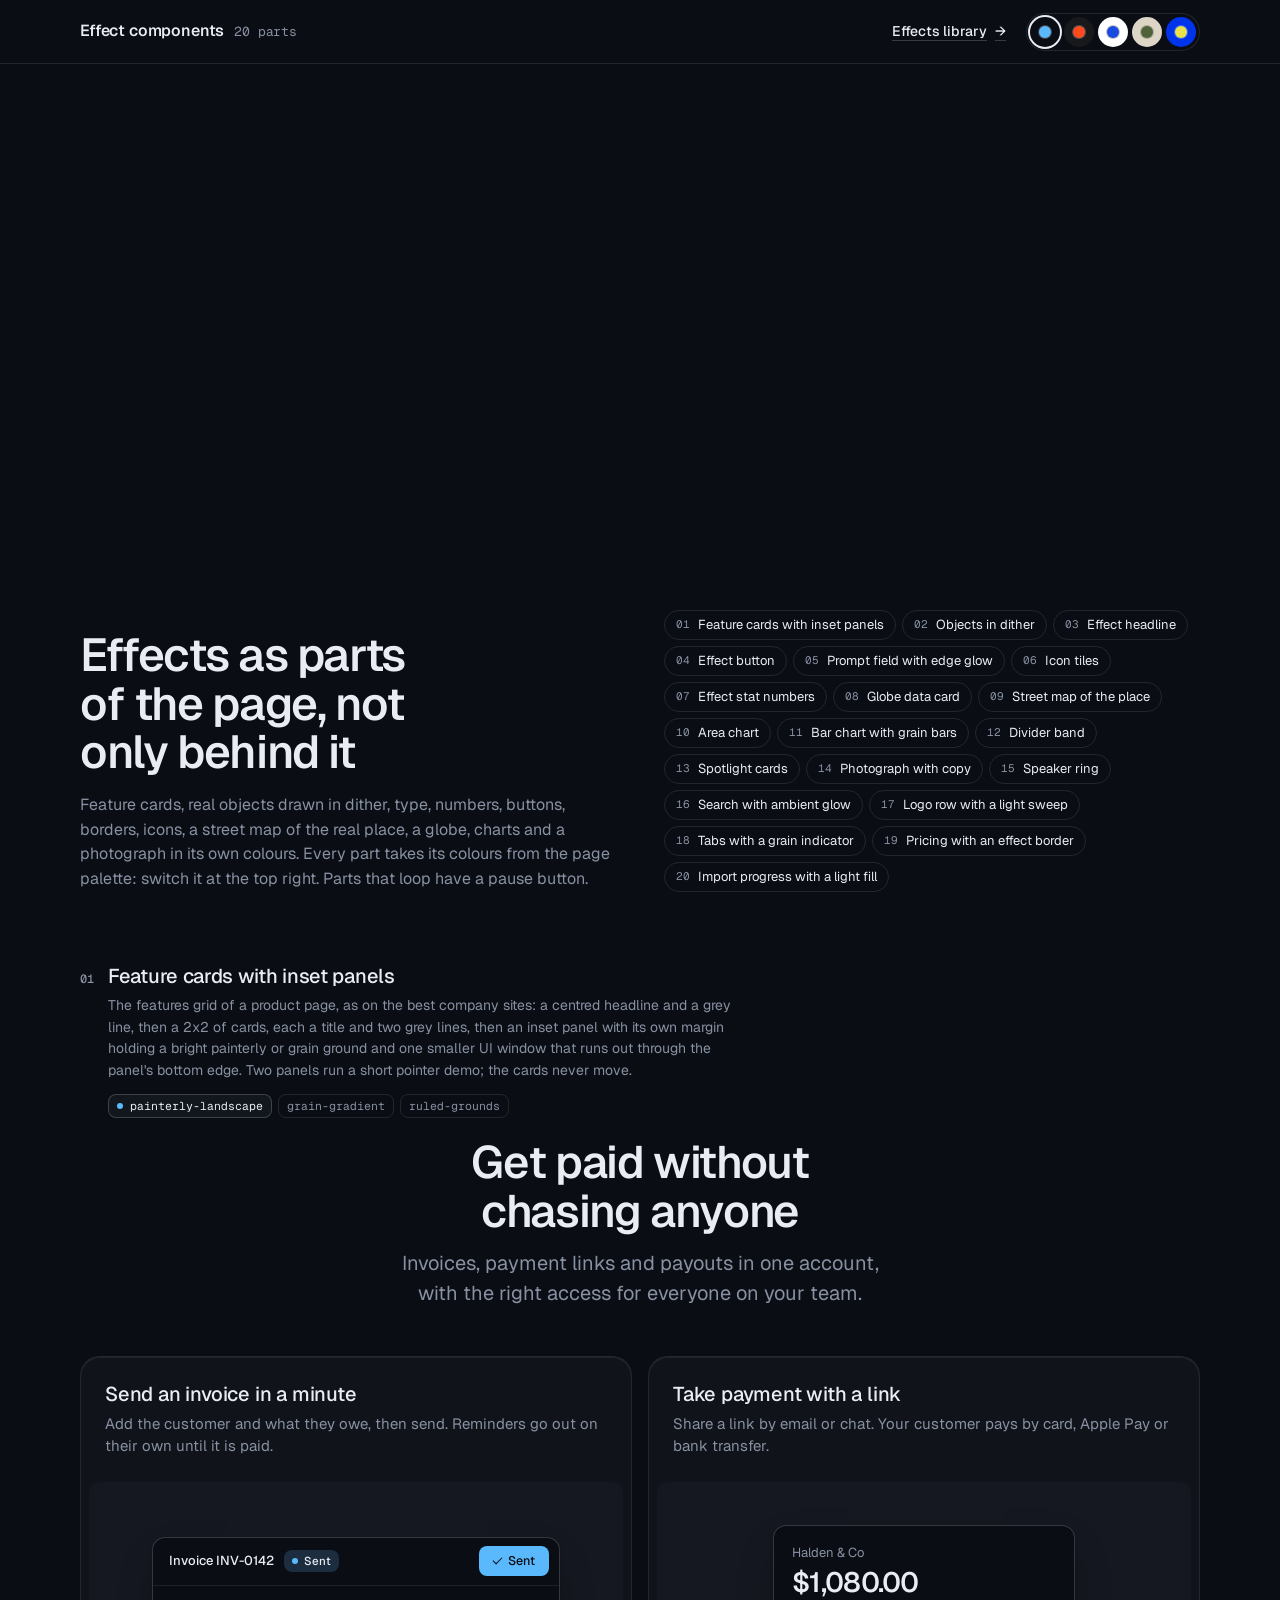
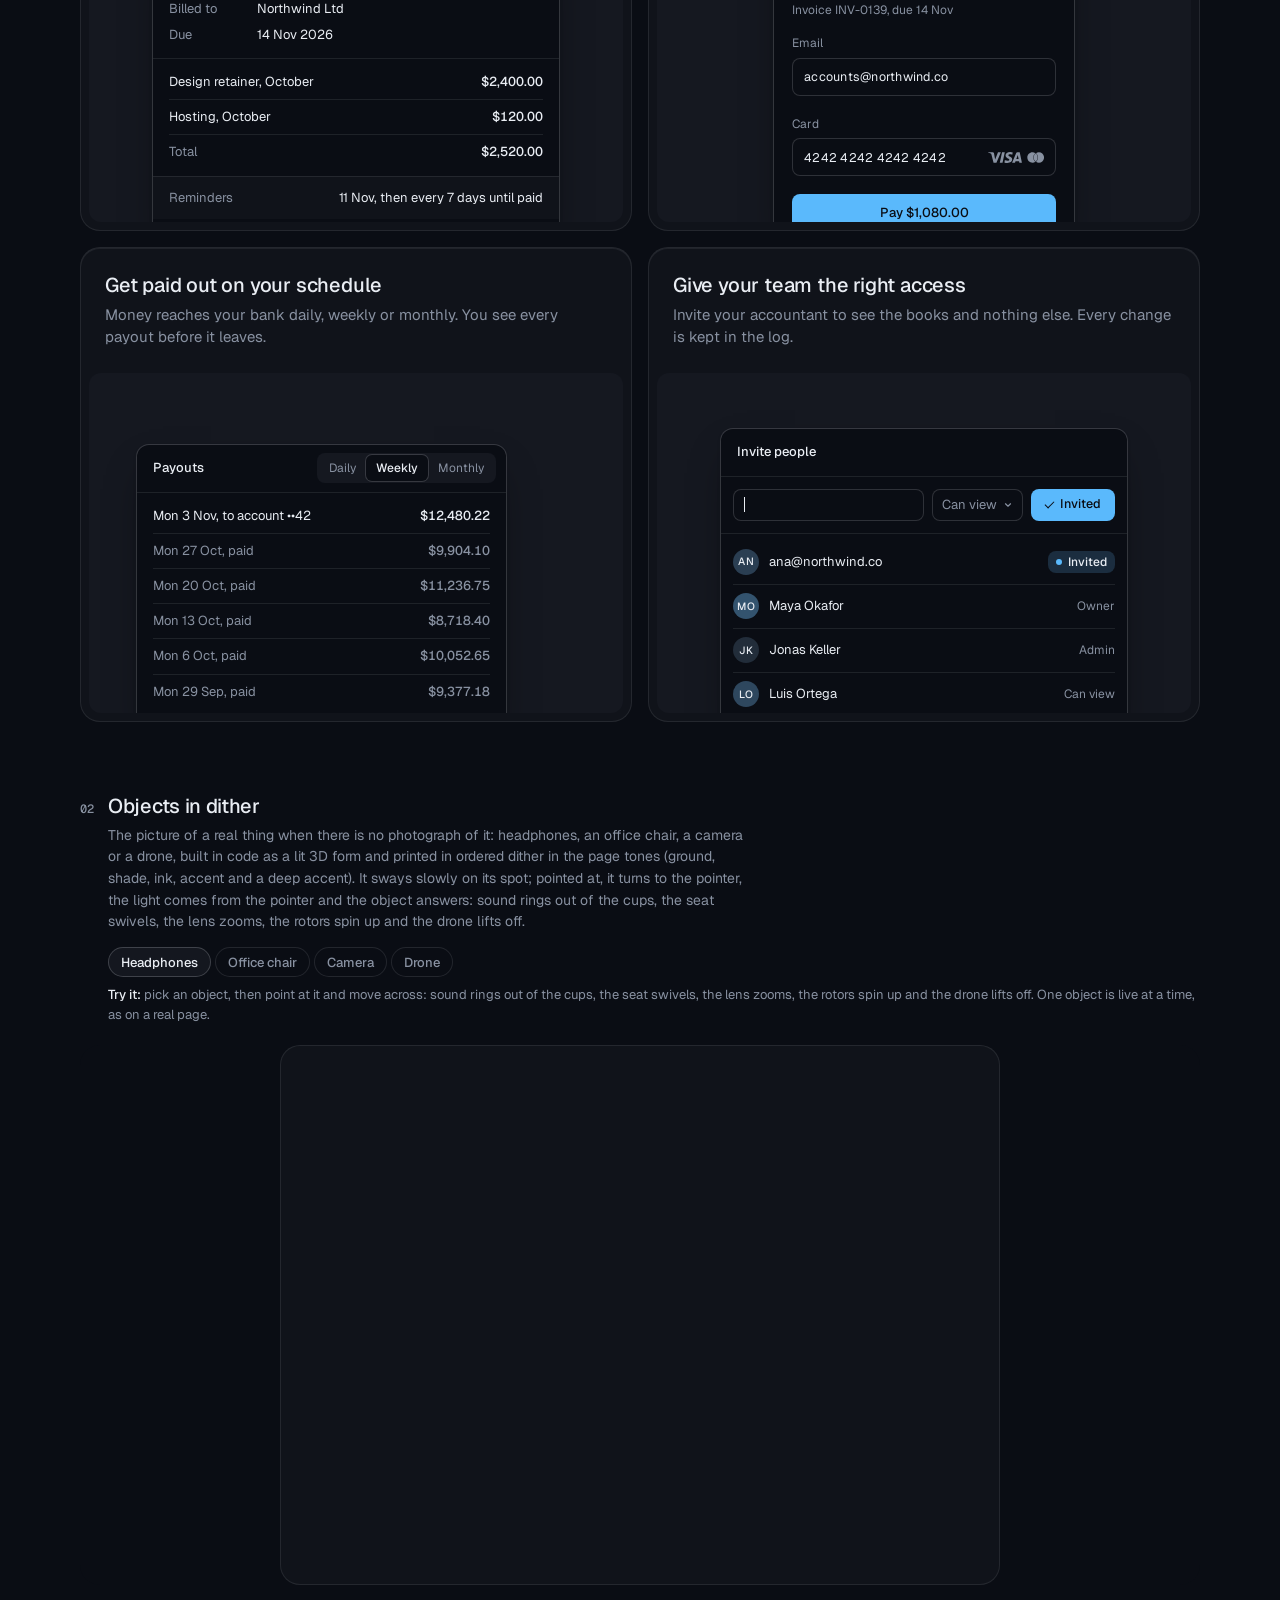
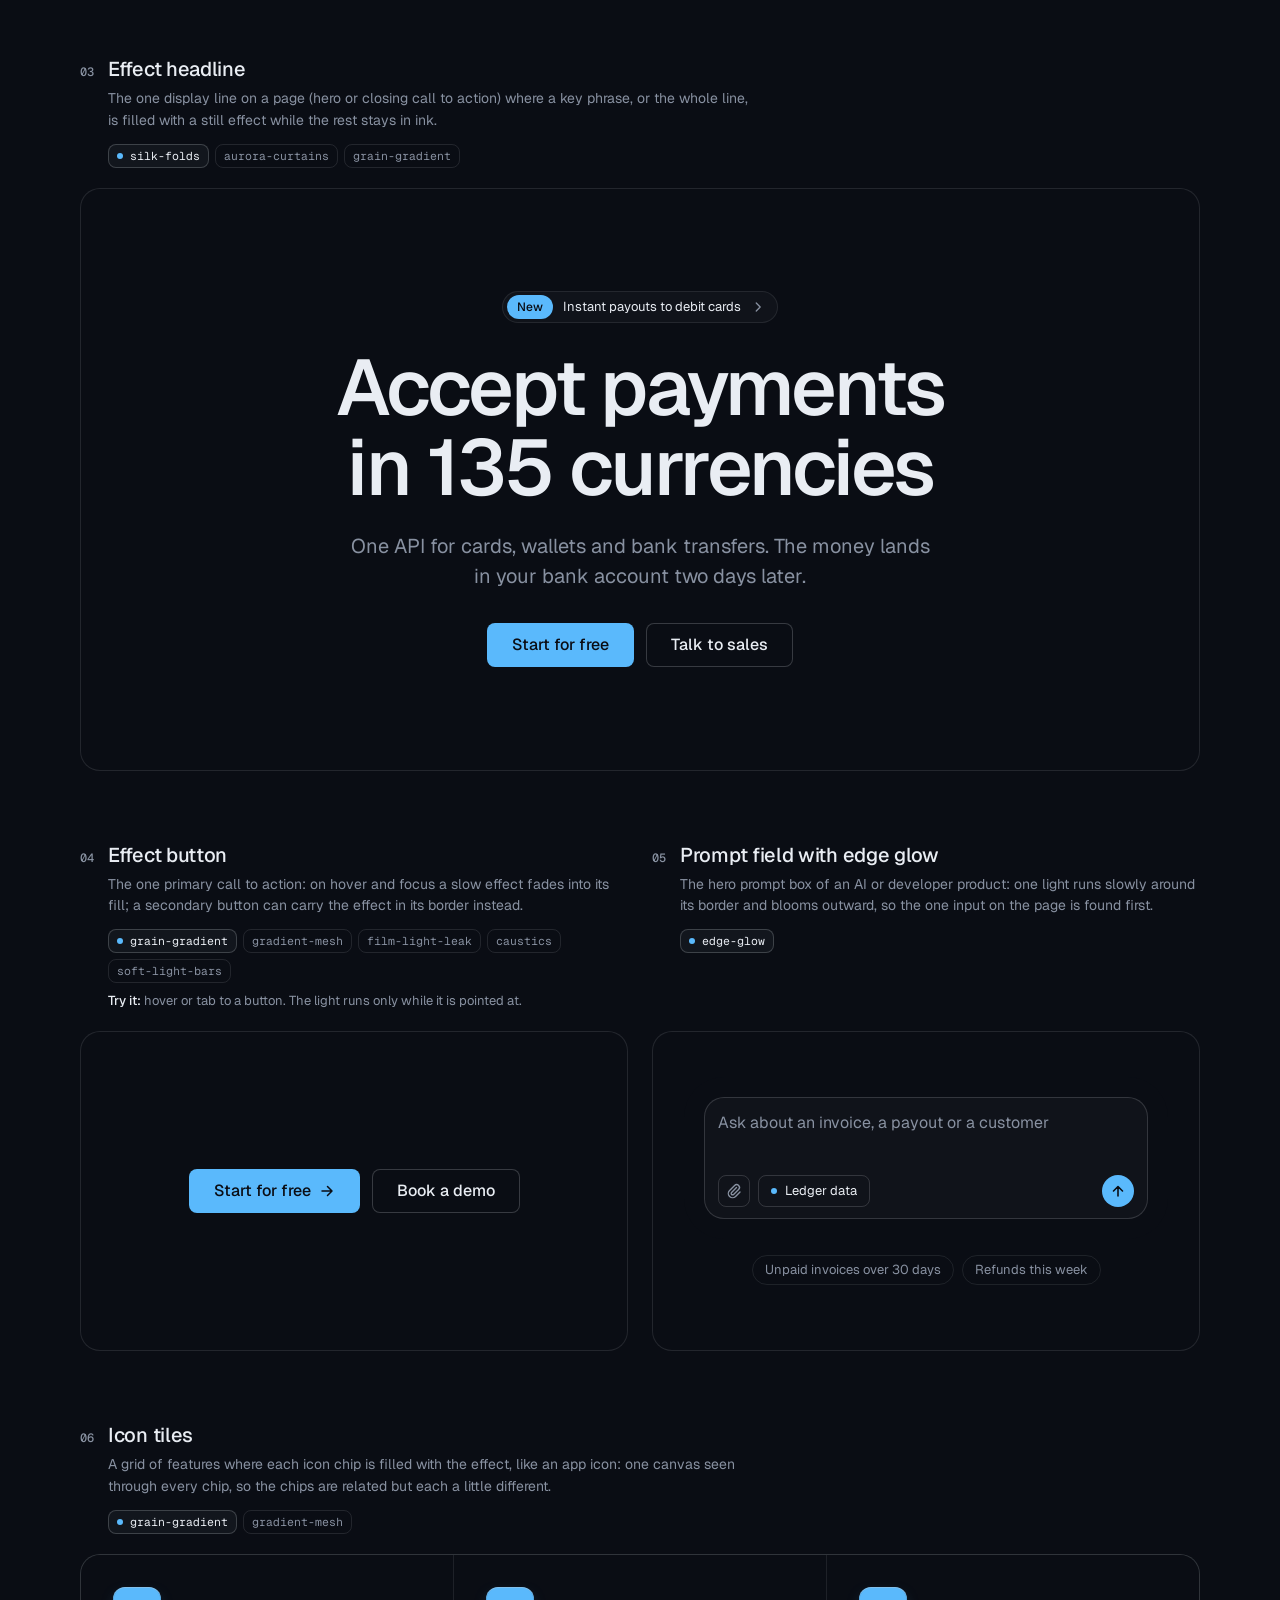
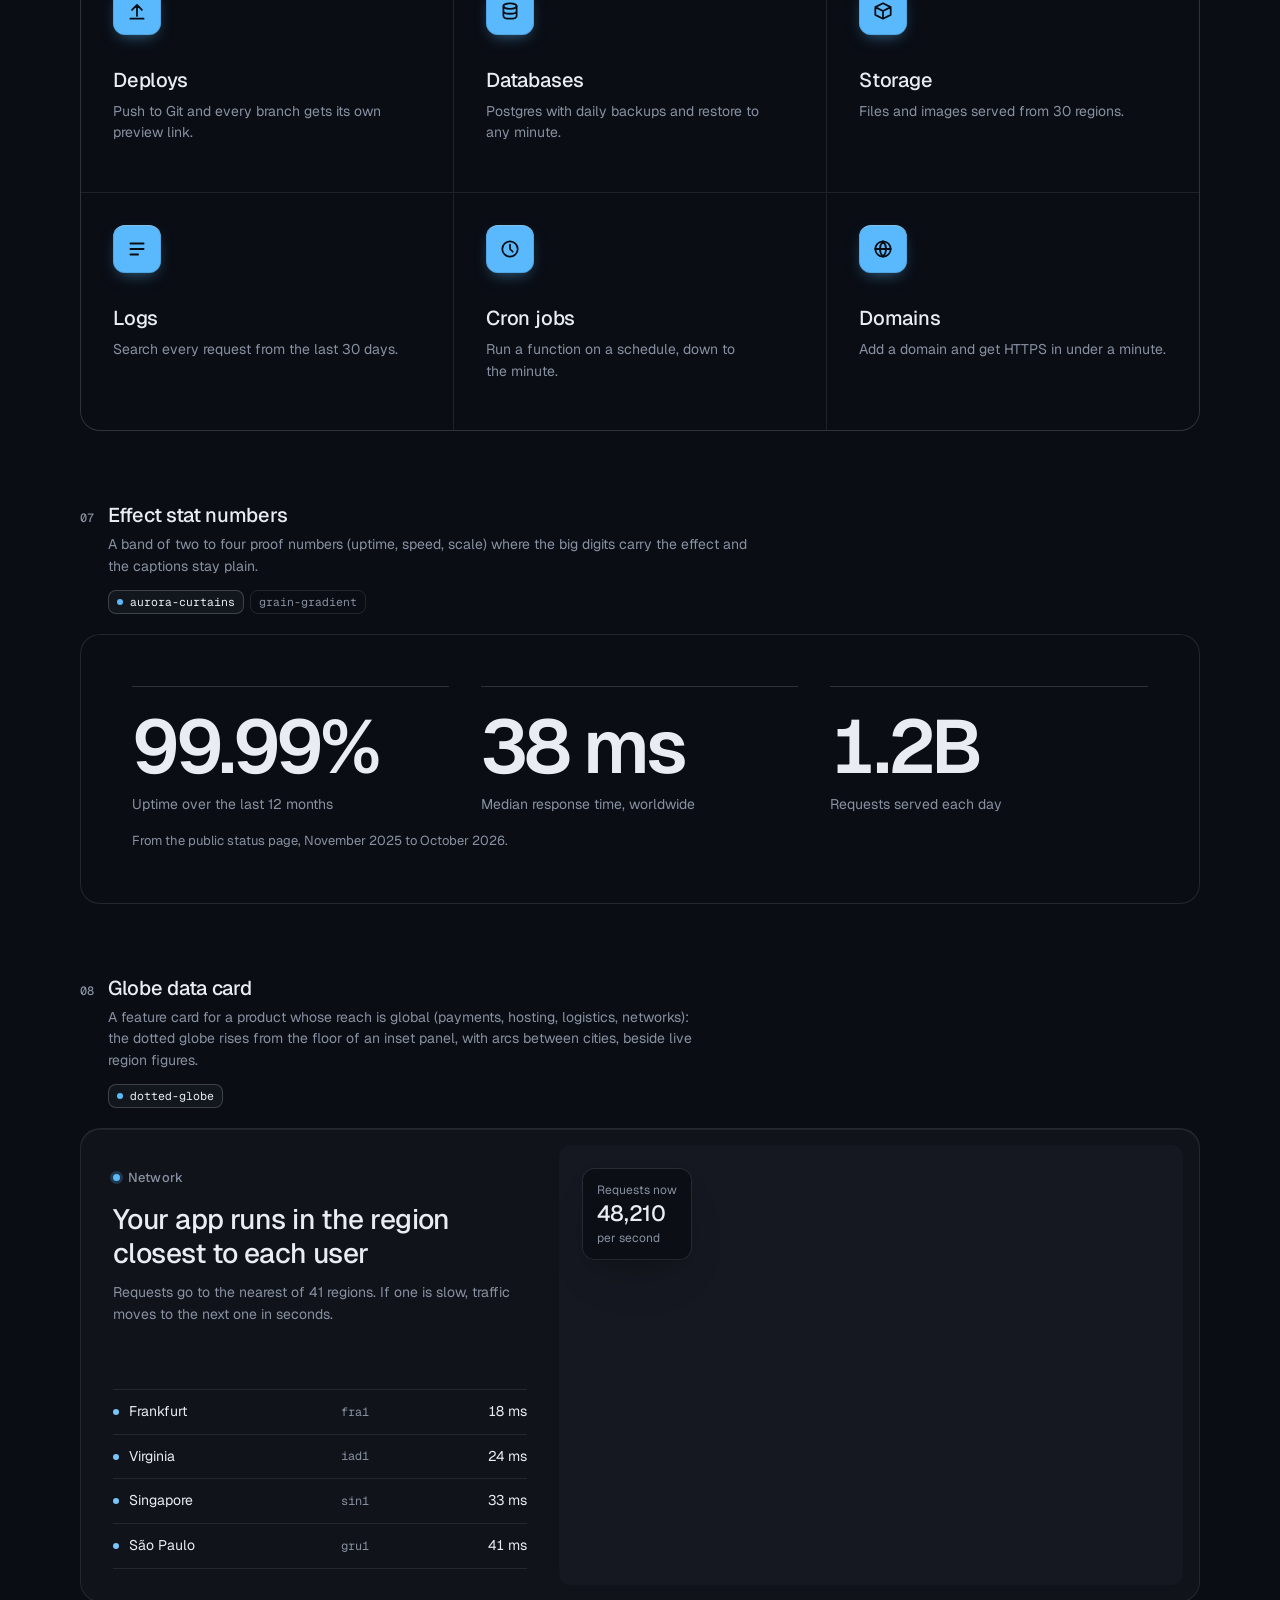
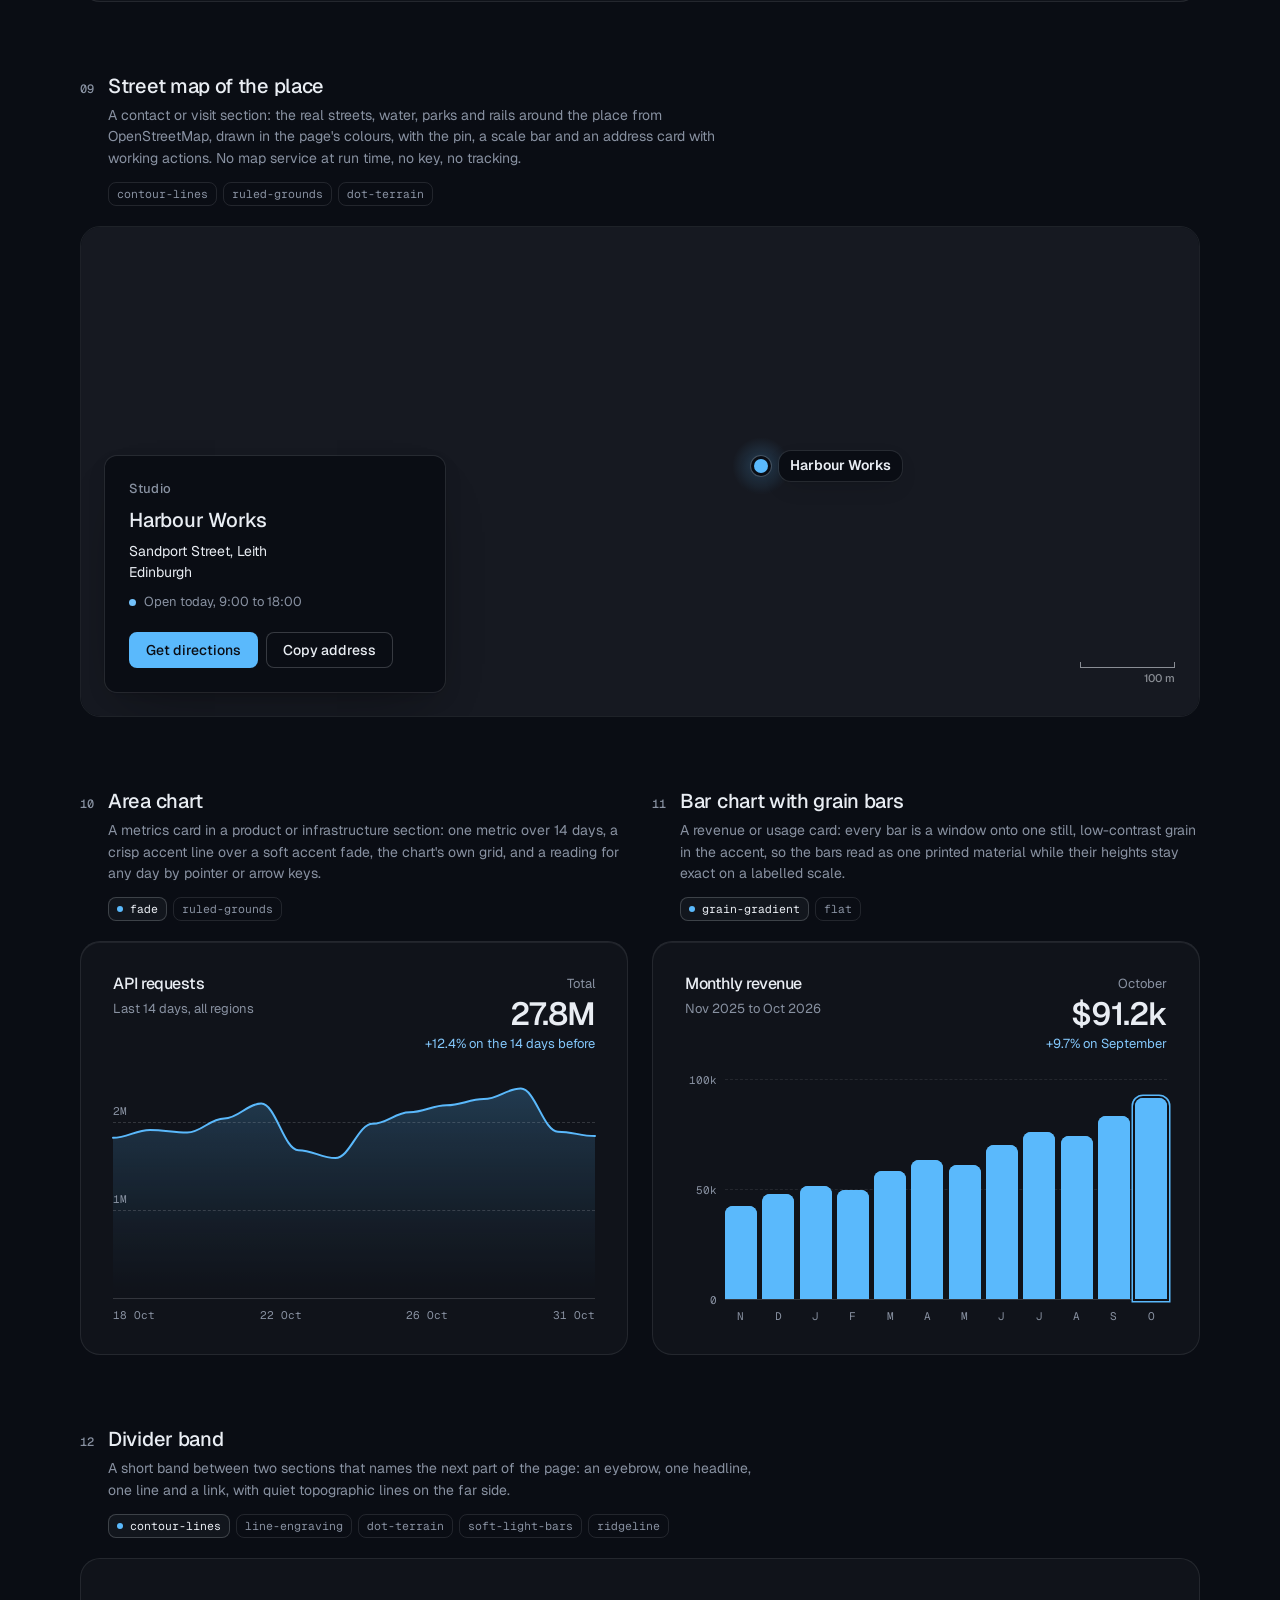
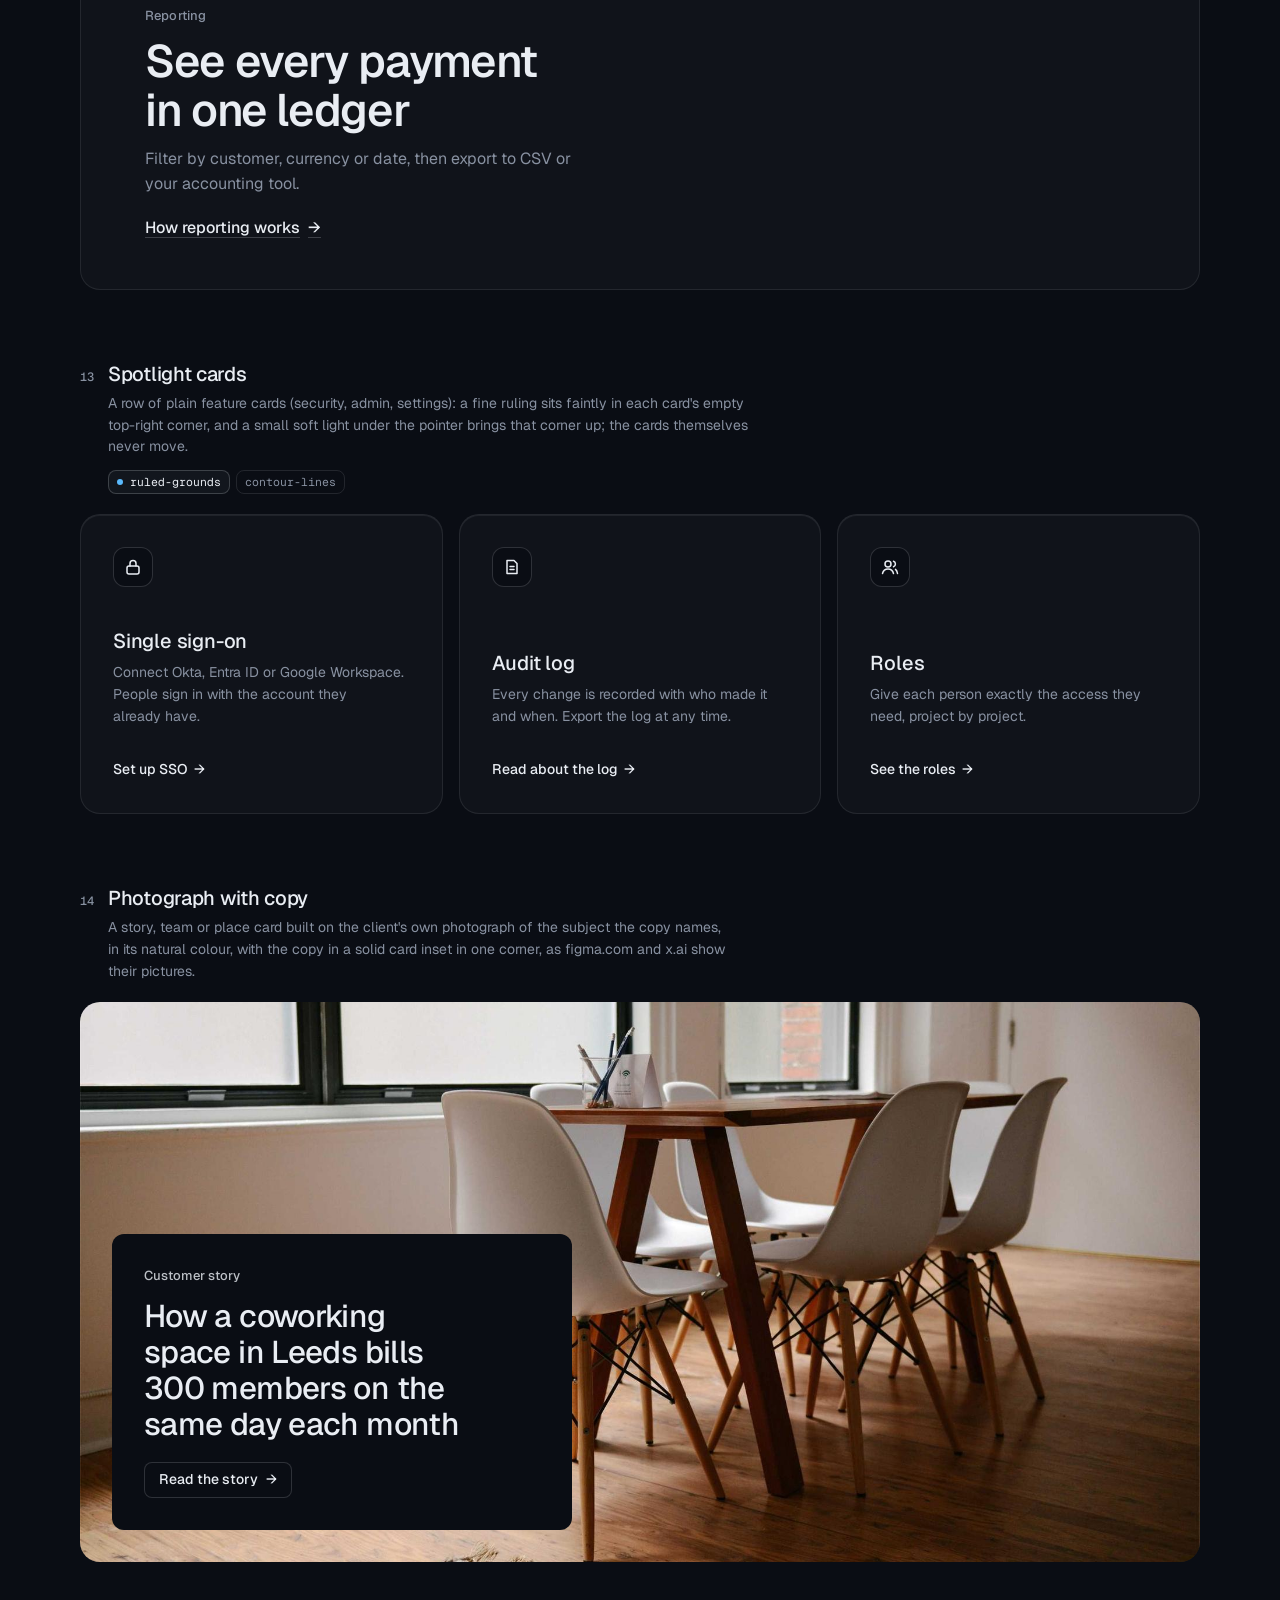
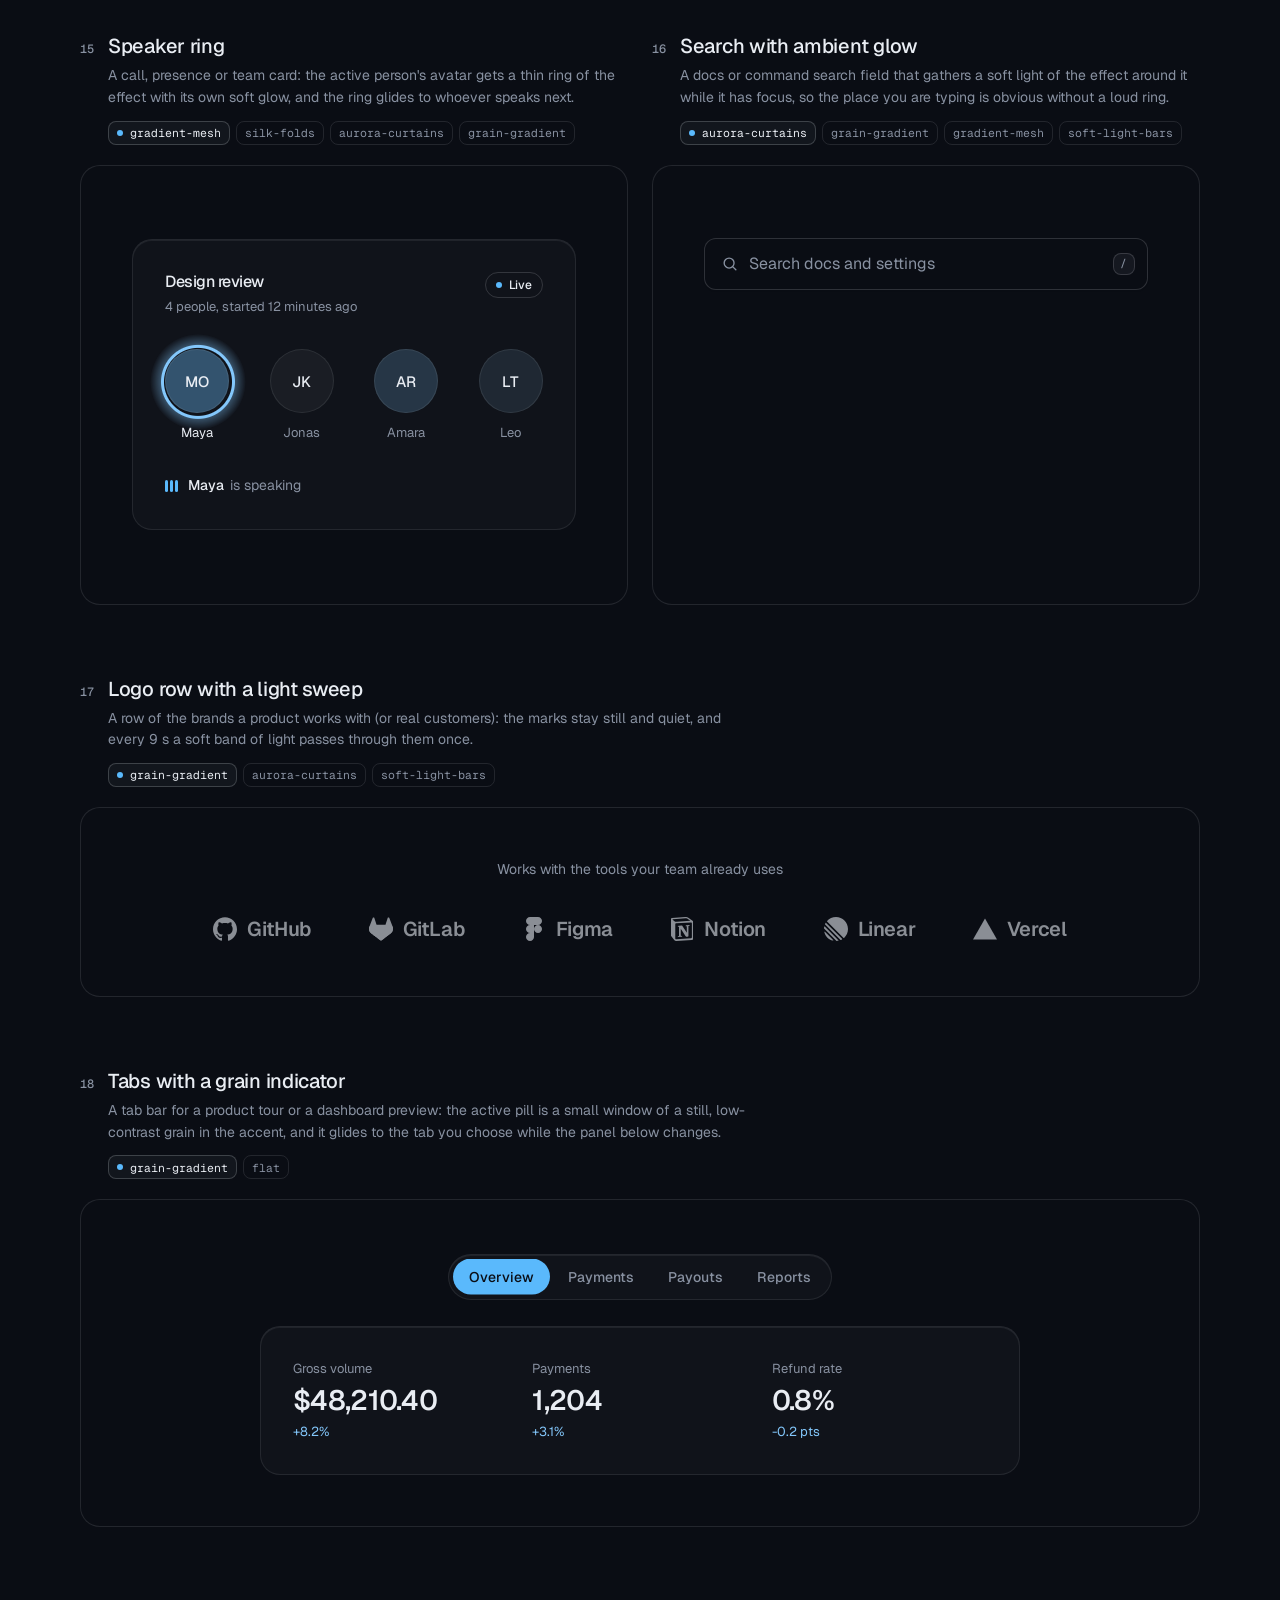
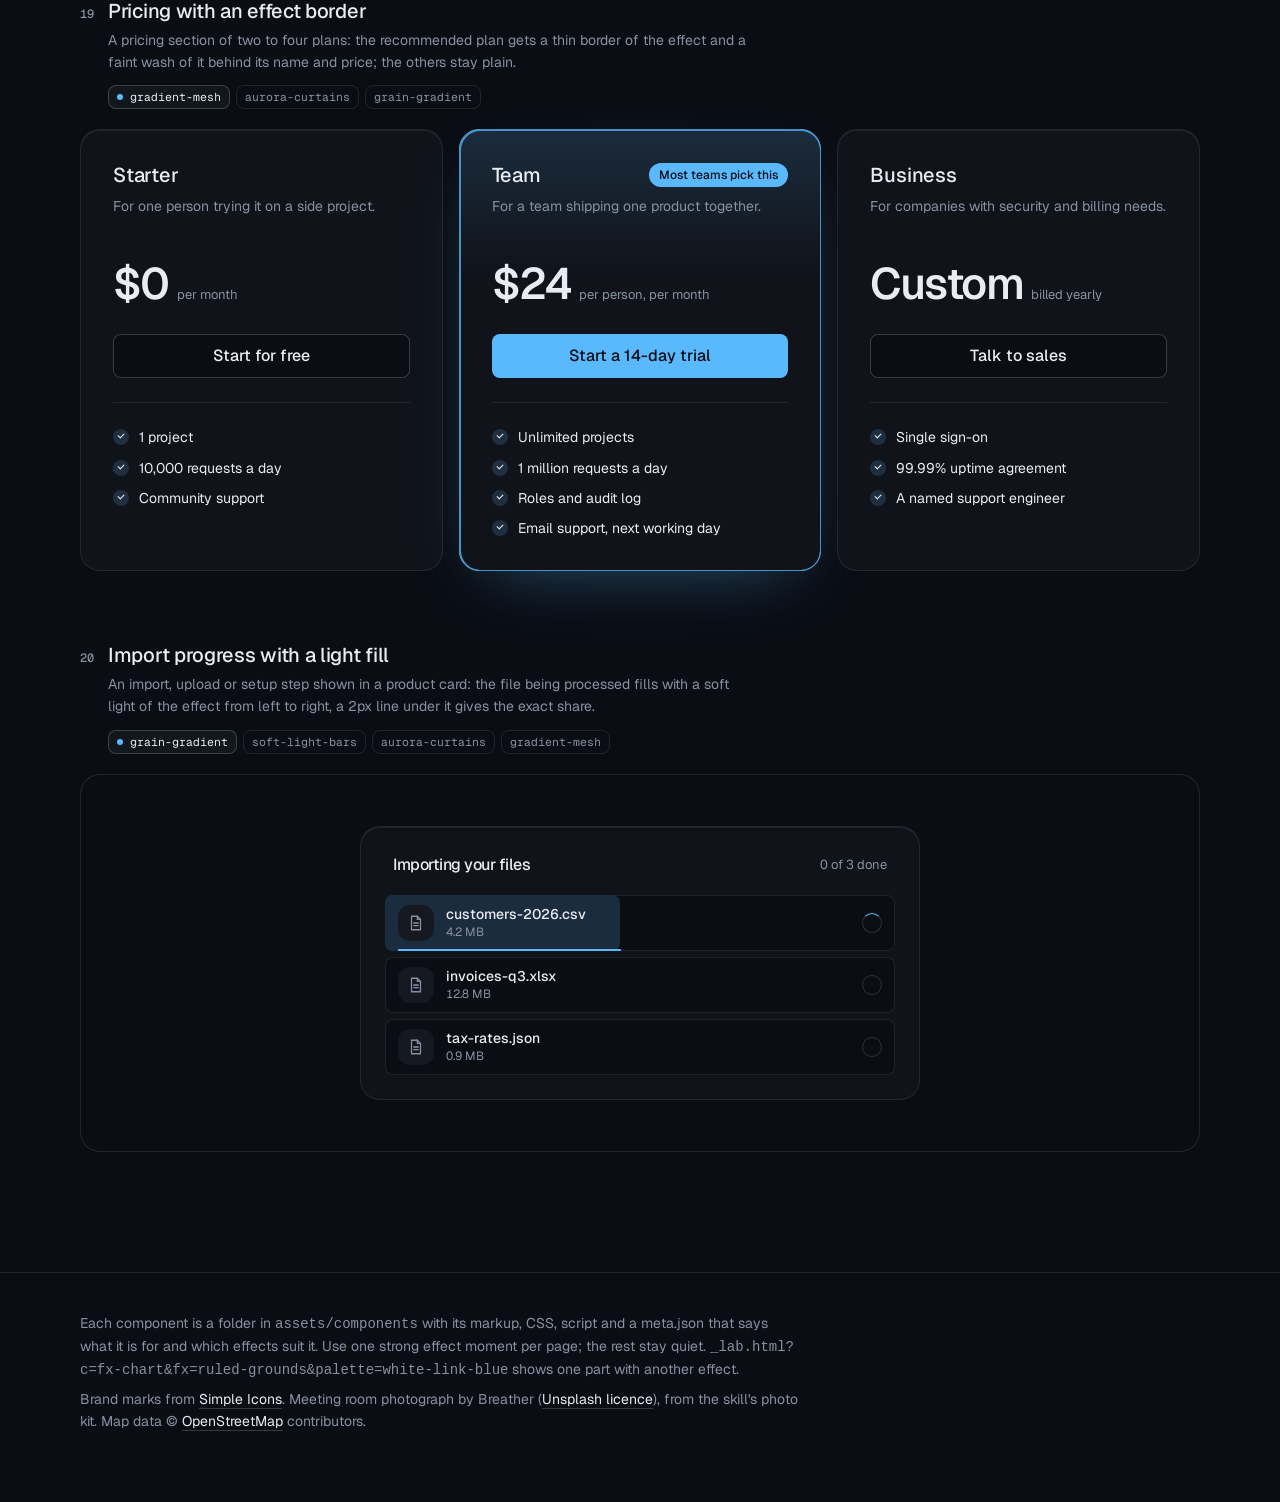
<file: assets/components/index.html>
<!doctype html>
<html lang="en" data-radius="soft">
<head>
<script>window.__tpGlMax = 16;   /* a gallery shows many live effects at once; a page of a site keeps the default 4 (fx.js) */</script>
<meta charset="utf-8">
<meta name="viewport" content="width=device-width, initial-scale=1">
<title>Effect components</title>
<link rel="preconnect" href="https://fonts.googleapis.com">
<link rel="preconnect" href="https://fonts.gstatic.com" crossorigin>
<link href="https://fonts.googleapis.com/css2?family=Geist:wght@100..900&family=Geist+Mono:wght@400..600&display=swap" rel="stylesheet">
<link rel="stylesheet" href="../system.css">
<link rel="stylesheet" href="./base.css">
<style>
  :root {
    --font-display: "Geist", system-ui, sans-serif;
    --font-text: "Geist", system-ui, sans-serif;
    --font-mono: "Geist Mono", ui-monospace, monospace;
    --display-weight: 560;
    --display-tracking: -0.03em;
    --container: 1200px;
  }
  body { min-height: 100vh; }
  .top {
    position: sticky; top: 0; z-index: 50; height: 64px; background: var(--bg);
    border-bottom: 1px solid var(--line);
  }
  .top .container { height: 100%; display: flex; align-items: center; justify-content: space-between; gap: 16px; }
  .brand { display: flex; align-items: center; gap: 10px; font-weight: 560; letter-spacing: -0.01em; }
  .brand small { font: 400 13px/1 var(--font-mono); color: var(--muted); }
  .top nav { display: flex; align-items: center; gap: 20px; }
  .top nav a.link { font-size: 14px; }
  .swatches { display: flex; gap: 4px; padding: 3px; border: 1px solid var(--line); border-radius: 999px; background: var(--bg); }
  .swatches button {
    width: 30px; height: 30px; border-radius: 999px; border: 0; padding: 0; cursor: pointer; position: relative;
    background: var(--sw-bg);
  }
  .swatches button::after {
    content: ""; position: absolute; inset: 9px; border-radius: 999px; background: var(--sw-accent);
    box-shadow: 0 0 0 1px color-mix(in oklab, var(--sw-ink) 25%, transparent);
  }
  .swatches button[aria-pressed="true"] { box-shadow: 0 0 0 2px var(--ink); }
  .swatches button:focus-visible { outline-offset: 3px; }

  .intro { padding-block: 64px 40px; display: grid; grid-template-columns: minmax(0, 6fr) minmax(0, 6fr); gap: 48px; align-items: end; }
  .intro h1 { font-size: clamp(34px, 2.2vw + 18px, 52px); line-height: 1.05; max-width: 15ch; }
  .intro p { margin-top: 16px; color: var(--muted); font-size: var(--t-body); line-height: 1.55; max-width: 52ch; }
  .index { display: flex; flex-wrap: wrap; gap: 6px; justify-content: flex-start; }
  @media (max-width: 1023px) { .intro { grid-template-columns: minmax(0, 1fr); gap: 28px; } }
  .index a {
    display: inline-flex; align-items: center; gap: 8px; height: 30px; padding: 0 11px; border-radius: 999px;
    border: 1px solid var(--line); font-size: 13px; color: var(--ink);
    transition: border-color var(--dur) var(--ease), background-color var(--dur) var(--ease);
  }
  .index a span { font-family: var(--font-mono); font-size: 11px; color: var(--muted); }
  .index a:hover { border-color: var(--line-strong); background: color-mix(in oklab, var(--ink) 4%, var(--bg)); }

  /* every part spans two rows of the list (its notes, its stage) as a subgrid, so the two parts of a
     half-width pair share one notes height and one stage height: their stages start and end level */
  .list { display: grid; grid-template-columns: repeat(2, minmax(0, 1fr)); column-gap: 24px; row-gap: 0; padding-bottom: 120px; }
  .sc { grid-column: 1 / -1; grid-row: span 2; display: grid; grid-template-rows: subgrid; row-gap: 20px; min-width: 0; scroll-margin-top: 88px; padding-top: 72px; }
  .sc:first-child { padding-top: 0; }
  .sc.is-half { grid-column: auto; }
  .sc.is-half .sc__stage:not(.is-center) { display: grid; }
  .sc__meta { display: grid; grid-template-columns: auto 1fr; column-gap: 14px; row-gap: 6px; align-items: baseline; align-content: start; }
  .sc__note { grid-column: 2; margin: 2px 0 0; font-size: 13px; color: var(--muted); }
  .sc__note::before { content: "Try it: "; color: var(--ink); font-weight: 500; }
  .sc__no { font: 500 12px/1 var(--font-mono); color: var(--muted); padding-top: 2px; }
  .sc__name { font: 500 20px/1.25 var(--font-text); letter-spacing: -0.015em; margin: 0; }
  .sc__for { grid-column: 2; color: var(--muted); font-size: 14px; line-height: 1.55; max-width: 72ch; margin: 0; }
  .sc__fx { grid-column: 2; display: flex; flex-wrap: wrap; gap: 6px; margin-top: 6px; }
  .sc__fx li {
    font: 400 11.5px/1 var(--font-mono); color: var(--muted); height: 24px; display: inline-flex; align-items: center;
    padding: 0 8px; border-radius: var(--r-sm); border: 1px solid var(--line);
  }
  .sc__fx li.is-on { color: var(--ink); border-color: var(--line-strong); background: color-mix(in oklab, var(--ink) 5%, var(--bg)); }
  .sc__fx li.is-on::before { content: ""; width: 6px; height: 6px; border-radius: 99px; background: var(--accent); margin-right: 7px; }
  .sc__stage {
    position: relative; min-width: 0; border: 1px solid var(--line); border-radius: var(--r-lg);
    padding: clamp(20px, 4vw, 56px); background: var(--bg);
  }
  .sc__stage.is-tall { padding-block: clamp(56px, 8vw, 120px); }
  .sc__stage.is-flush { padding: 0; border: 0; }
  .sc__stage.is-center { display: grid; place-items: center; min-height: 320px; }
  /* one object, at a size a page would give it */
  #fx-dither-object .sc__stage { display: grid; justify-items: center; }
  #fx-dither-object .cx-obj { width: min(100%, 720px); }
  .sc__pick { grid-column: 2; display: flex; flex-wrap: wrap; gap: 4px; margin-top: 8px; }
  .sc__pick button {
    height: 30px; padding: 0 12px; border-radius: 999px; border: 1px solid var(--line); background: var(--bg);
    font: 500 13px/1 var(--font-text); color: var(--muted); cursor: pointer;
  }
  .sc__pick button:hover { color: var(--ink); border-color: var(--line-strong); }
  .sc__pick button[aria-pressed="true"] { color: var(--ink); border-color: var(--line-strong); background: color-mix(in oklab, var(--ink) 6%, var(--bg)); }
  /* the search list opens below its field: leave it room inside the frame */
  #fx-search .sc__stage { min-height: 440px; place-items: start center; padding-top: 72px; }
  .sc__stage:empty::after { content: "Loading"; color: var(--muted); font-size: 13px; }

  .foot { border-top: 1px solid var(--line); padding: 40px 0 64px; color: var(--muted); font-size: 14px; }
  .foot p { max-width: 80ch; margin: 0 0 8px; }
  .foot a { color: var(--ink); text-decoration: underline; text-decoration-color: var(--line-strong); text-underline-offset: 4px; }

  @media (max-width: 899px) {
    .list { grid-template-columns: minmax(0, 1fr); }
    .sc.is-half { grid-column: 1 / -1; }
    .top nav a.link { display: none; }
  }
  @media (max-width: 639px) {
    .intro { padding-block: 48px 32px; }
    .sc { padding-top: 48px; }
    .sc__meta { grid-template-columns: 1fr; }
    .sc__no { display: none; }
    .sc__for, .sc__fx, .sc__note, .sc__pick { grid-column: 1; }
    .sc__stage.is-center { min-height: 240px; }
    .brand small { display: none; }
  }
</style>
</head>
<body>
<header class="top">
  <div class="container">
    <div class="brand">Effect components <small id="count"></small></div>
    <nav aria-label="Palette and links">
      <a class="link" href="../effects/gallery.html">Effects library</a>
      <div class="swatches" id="swatches" role="group" aria-label="Page palette"></div>
    </nav>
  </div>
</header>

<main>
  <section class="intro container">
    <div>
      <h1>Effects as parts of the page, not only behind it</h1>
      <p id="lede">Feature cards, real objects drawn in dither, type, numbers, buttons, borders, icons, a street map of the real place, a globe, charts and a photograph in its own colours. Every part takes its colours from the page palette: switch it at the top right. Parts that loop have a pause button.</p>
    </div>
    <nav class="index" id="index" aria-label="Components"></nav>
  </section>
  <div class="container list" id="list"></div>
</main>

<footer class="foot">
  <div class="container">
    <p>Each component is a folder in <code>assets/components</code> with its markup, CSS, script and a meta.json that says what it is for and which effects suit it. Use one strong effect moment per page; the rest stay quiet. <code>_lab.html?c=fx-chart&amp;fx=ruled-grounds&amp;palette=white-link-blue</code> shows one part with another effect.</p>
    <p>Brand marks from <a href="https://simpleicons.org/">Simple Icons</a>. Meeting room photograph by Breather (<a href="https://unsplash.com/photos/DEdM9Vs6s8w">Unsplash licence</a>), from the skill's photo kit. Map data © <a href="https://www.openstreetmap.org/copyright">OpenStreetMap</a> contributors.</p>
  </div>
</footer>

<script type="module">
  import fx from '../effects/fx.js';

  // component id, layout and stage style, in page order
  const COMPONENTS = [
    { id: 'fx-feature-card', stage: 'is-flush' },
    { id: 'fx-dither-object', stage: 'is-flush', note: 'pick an object, then point at it and move across: sound rings out of the cups, the seat swivels, the lens zooms, the rotors spin up and the drone lifts off. One object is live at a time, as on a real page.' },
    { id: 'fx-headline', stage: 'is-tall' },
    { id: 'fx-button', half: true, stage: 'is-center', note: 'hover or tab to a button. The light runs only while it is pointed at.' },
    { id: 'fx-prompt', half: true, stage: 'is-center' },
    { id: 'fx-icon-tiles', stage: 'is-flush' },
    { id: 'fx-stat' },
    { id: 'fx-globe', stage: 'is-flush' },
    { id: 'fx-map', stage: 'is-flush' },
    { id: 'fx-chart', half: true, stage: 'is-flush' },
    { id: 'fx-bars', half: true, stage: 'is-flush' },
    { id: 'fx-band', stage: 'is-flush' },
    { id: 'fx-spotlight', stage: 'is-flush' },
    { id: 'fx-photo', stage: 'is-flush' },
    { id: 'fx-avatar', half: true, stage: 'is-center' },
    { id: 'fx-search', half: true, stage: 'is-center' },
    { id: 'fx-logos' },
    { id: 'fx-tabs' },
    { id: 'fx-pricing', stage: 'is-flush' },
    { id: 'fx-progress', stage: 'is-center' },
  ];

  const PALETTES = [
    { id: 'blue-black-cornflower', name: 'Night, cornflower', bg: '#0a0d14', surface: '#131824', ink: '#e9edf3', muted: '#8891a1', accent: '#5ab9fc', accentInk: '#0a0d14' },
    { id: 'graphite-safety-orange', name: 'Graphite, orange', bg: '#18191b', surface: '#222427', ink: '#eff0f1', muted: '#9c9ea3', accent: '#ff4a1f', accentInk: '#18191b' },
    { id: 'white-link-blue', name: 'White, blue', bg: '#ffffff', surface: '#f4f4f4', ink: '#111111', muted: '#6b6b6b', accent: '#1a4be0', accentInk: '#ffffff' },
    { id: 'moss-sand', name: 'Sand, moss', bg: '#ddd6c6', surface: '#d2cab8', ink: '#2a2a26', muted: '#59574e', accent: '#4f6238', accentInk: '#ffffff' },
    { id: 'cobalt-field', name: 'Cobalt field', bg: '#0034eb', surface: '#002fd6', ink: '#ffffff', muted: '#dfe4f2', accent: '#e9e34a', accentInk: '#111111' },
  ];

  const q = new URLSearchParams(location.search);
  if (q.has('time')) fx.setClock(+q.get('time'));
  if (q.has('fallback')) fx.config.forceFallback = true;
  const only = q.get('only') ? q.get('only').split(',') : null;
  const list = document.getElementById('list');
  const index = document.getElementById('index');
  const swatches = document.getElementById('swatches');

  /*
    The budget: a laptop's integrated GPU shares its memory with everything else, so this page never
    holds more than 4 live WebGL contexts. A part is started when it comes near the viewport and
    destroyed when it leaves it; still parts draw once and free their context; fx.js frees any idle
    off-screen context past 4. liveGL() counts the contexts that are open right now.
  */
  fx.config.maxLive = 4;
  const contexts = new Set();
  let peakGL = 0;
  const getContext = HTMLCanvasElement.prototype.getContext;
  HTMLCanvasElement.prototype.getContext = function (type, ...rest) {
    const c = getContext.call(this, type, ...rest);
    if (c && /webgl/i.test(type) && !contexts.has(c)) { contexts.add(c); peakGL = Math.max(peakGL, liveGL()); }
    return c;
  };
  function liveGL() {
    for (const c of contexts) if (c.isContextLost()) contexts.delete(c);
    return contexts.size;
  }

  // the dither object: one live at a time, switched here (a real page shows one object)
  const OBJECTS = {
    headphones: ['Headphones', 'Over-ear, wireless'],
    chair: ['Office chair', 'Swivel seat on five castors'],
    camera: ['Camera', 'Mirrorless, with a zoom lens'],
    drone: ['Drone', 'Four rotors and a camera'],
  };
  let object = OBJECTS[q.get('object')] ? q.get('object') : 'headphones';
  // print (ordered dither, the default) or studio (a smooth shaded render: no picker until it is anti-aliased; ?render=studio)
  let render = q.get('render') === 'studio' ? 'studio' : 'print';

  function applyPalette(p) {
    const c = fx.color;
    const action = c.contrast(p.accent, p.bg) >= 2.2 ? p.accent : p.ink;
    const actionInk = action === p.accent ? p.accentInk : p.bg;
    const s = document.documentElement.style;
    const set = (k, v) => s.setProperty(k, v);
    set('--p-bg', p.bg); set('--p-surface', p.surface); set('--p-ink', p.ink); set('--p-muted', p.muted);
    set('--p-accent', p.accent); set('--p-accent-ink', p.accentInk); set('--p-action', action); set('--p-action-ink', actionInk);
    document.documentElement.style.colorScheme = c.isDark(p.bg) ? 'dark' : 'light';
    for (const b of swatches.children) b.setAttribute('aria-pressed', String(b.dataset.id === p.id));
  }

  async function load(entry) {
    const base = `./${entry.id}/`;
    const [meta, html, mod] = await Promise.all([
      fetch(base + 'meta.json').then(r => (r.ok ? r.json() : null)),
      fetch(base + 'component.html').then(r => (r.ok ? r.text() : null)),
      import(base + 'component.js').catch(err => { console.warn(entry.id, err); return null; }),
    ]).catch(() => [null, null, null]);
    if (!meta || !html || !mod) return null;
    const link = document.createElement('link');
    link.rel = 'stylesheet';
    link.href = base + 'component.css';
    document.head.append(link);
    await new Promise(r => { link.onload = link.onerror = r; });
    return { ...entry, meta, html, mod };
  }

  function section(e, n) {
    const s = document.createElement('section');
    s.className = 'sc' + (e.half ? ' is-half' : '');
    s.id = e.id;
    const fxList = (e.meta.effects || []).map(id => `<li class="${id === e.meta.default ? 'is-on' : ''}">${id}</li>`).join('');
    const pick = e.id === 'fx-dither-object'
      ? `<div class="sc__pick" role="group" aria-label="Object">${Object.keys(OBJECTS).map(k => `<button type="button" data-object="${k}" aria-pressed="${k === object}">${OBJECTS[k][0]}</button>`).join('')}</div>`
      : '';
    s.innerHTML = `
      <div class="sc__meta">
        <span class="sc__no">${String(n).padStart(2, '0')}</span>
        <h2 class="sc__name">${e.meta.name}</h2>
        <p class="sc__for">${e.meta.for}</p>
        ${fxList ? `<ul class="sc__fx" aria-label="Effects that suit it">${fxList}</ul>` : ''}
        ${pick}
        ${e.note ? `<p class="sc__note">${e.note}</p>` : ''}
      </div>
      <div class="sc__stage ${e.stage || ''}"></div>`;
    return s;
  }

  // the markup is placed at once (the page keeps its full height); the scripts run only near the viewport
  function markup(e) {
    const stage = e.section.querySelector('.sc__stage');
    stage.innerHTML = e.html;
    if (e.id === 'fx-dither-object') {
      const fig = stage.querySelector('.cx-obj');
      fig.dataset.cxObject = object;
      if (render === 'studio') fig.dataset.cxRender = 'studio'; else delete fig.dataset.cxRender;
      fig.querySelector('.cx-obj__stage').removeAttribute('aria-label');
    }
    return stage;
  }
  function start(e) {
    if (e.ctrl) return;
    const stage = markup(e);
    try { e.ctrl = e.mod.default(stage.firstElementChild || stage) || { destroy() {} }; } catch (err) { console.error(e.id, err); e.ctrl = { destroy() {} }; }
  }
  function stop(e) {
    if (!e.ctrl) return;
    try { e.ctrl.destroy?.(); } catch (err) { console.warn(e.id, err); }
    fx.unmountAll(e.section);
    e.ctrl = null;
  }

  function setPalette(p, entries) {
    entries.forEach(stop);
    applyPalette(p);
    try { localStorage.setItem('cx-palette', p.id); } catch (_) {}
    requestAnimationFrame(() => entries.forEach(e => (e.near ? start(e) : markup(e))));
  }

  let saved = null;
  try { saved = localStorage.getItem('cx-palette'); } catch (_) {}
  const first = PALETTES.find(p => p.id === q.get('palette')) || PALETTES.find(p => p.id === saved) || PALETTES[0];
  for (const p of PALETTES) {
    const b = document.createElement('button');
    b.type = 'button';
    b.dataset.id = p.id;
    b.title = p.name;
    b.setAttribute('aria-label', p.name);
    b.style.setProperty('--sw-bg', p.bg);
    b.style.setProperty('--sw-accent', p.accent);
    b.style.setProperty('--sw-ink', p.ink);
    swatches.append(b);
  }
  applyPalette(first);

  const wanted = COMPONENTS.filter(c => !only || only.includes(c.id));
  const entries = (await Promise.all(wanted.map(load))).filter(Boolean);
  document.getElementById('count').textContent = `${entries.length} parts`;
  entries.forEach((e, i) => {
    e.section = section(e, i + 1);
    list.append(e.section);
    markup(e);
    const a = document.createElement('a');
    a.href = '#' + e.id;
    a.innerHTML = `<span>${String(i + 1).padStart(2, '0')}</span>${e.meta.name}`;
    index.append(a);
  });
  await document.fonts.ready;
  const near = new IntersectionObserver(seen => {
    for (const en of seen) {
      const e = entries.find(x => x.section === en.target);
      if (!e) continue;
      e.near = en.isIntersecting;
      if (e.near) start(e); else stop(e);
    }
  }, { rootMargin: '10% 0px' });
  entries.forEach(e => near.observe(e.section));
  setTimeout(() => { document.documentElement.dataset.ready = '1'; }, 1500);

  swatches.addEventListener('click', ev => {
    const b = ev.target.closest('button');
    if (!b) return;
    const p = PALETTES.find(x => x.id === b.dataset.id);
    if (p) setPalette(p, entries);
  });
  list.addEventListener('click', ev => {
    const b = ev.target.closest('[data-object], [data-render]');
    if (!b || !(OBJECTS[b.dataset.object] || b.dataset.render)) return;
    if (b.dataset.render) render = b.dataset.render; else object = b.dataset.object;
    b.parentElement.querySelectorAll('button').forEach(x => x.setAttribute('aria-pressed', String(x === b)));
    const e = entries.find(x => x.id === 'fx-dither-object');
    stop(e);
    if (e.near) start(e); else markup(e);
  });
  window.__cx = {
    entries,
    setPalette: id => setPalette(PALETTES.find(p => p.id === id), entries),
    setObject: k => list.querySelector(`[data-object="${k}"]`)?.click(),
    gl: () => ({ live: liveGL(), peak: peakGL, started: entries.filter(e => e.ctrl).map(e => e.id) }),
  };
</script>

</body>
</html>
</file>
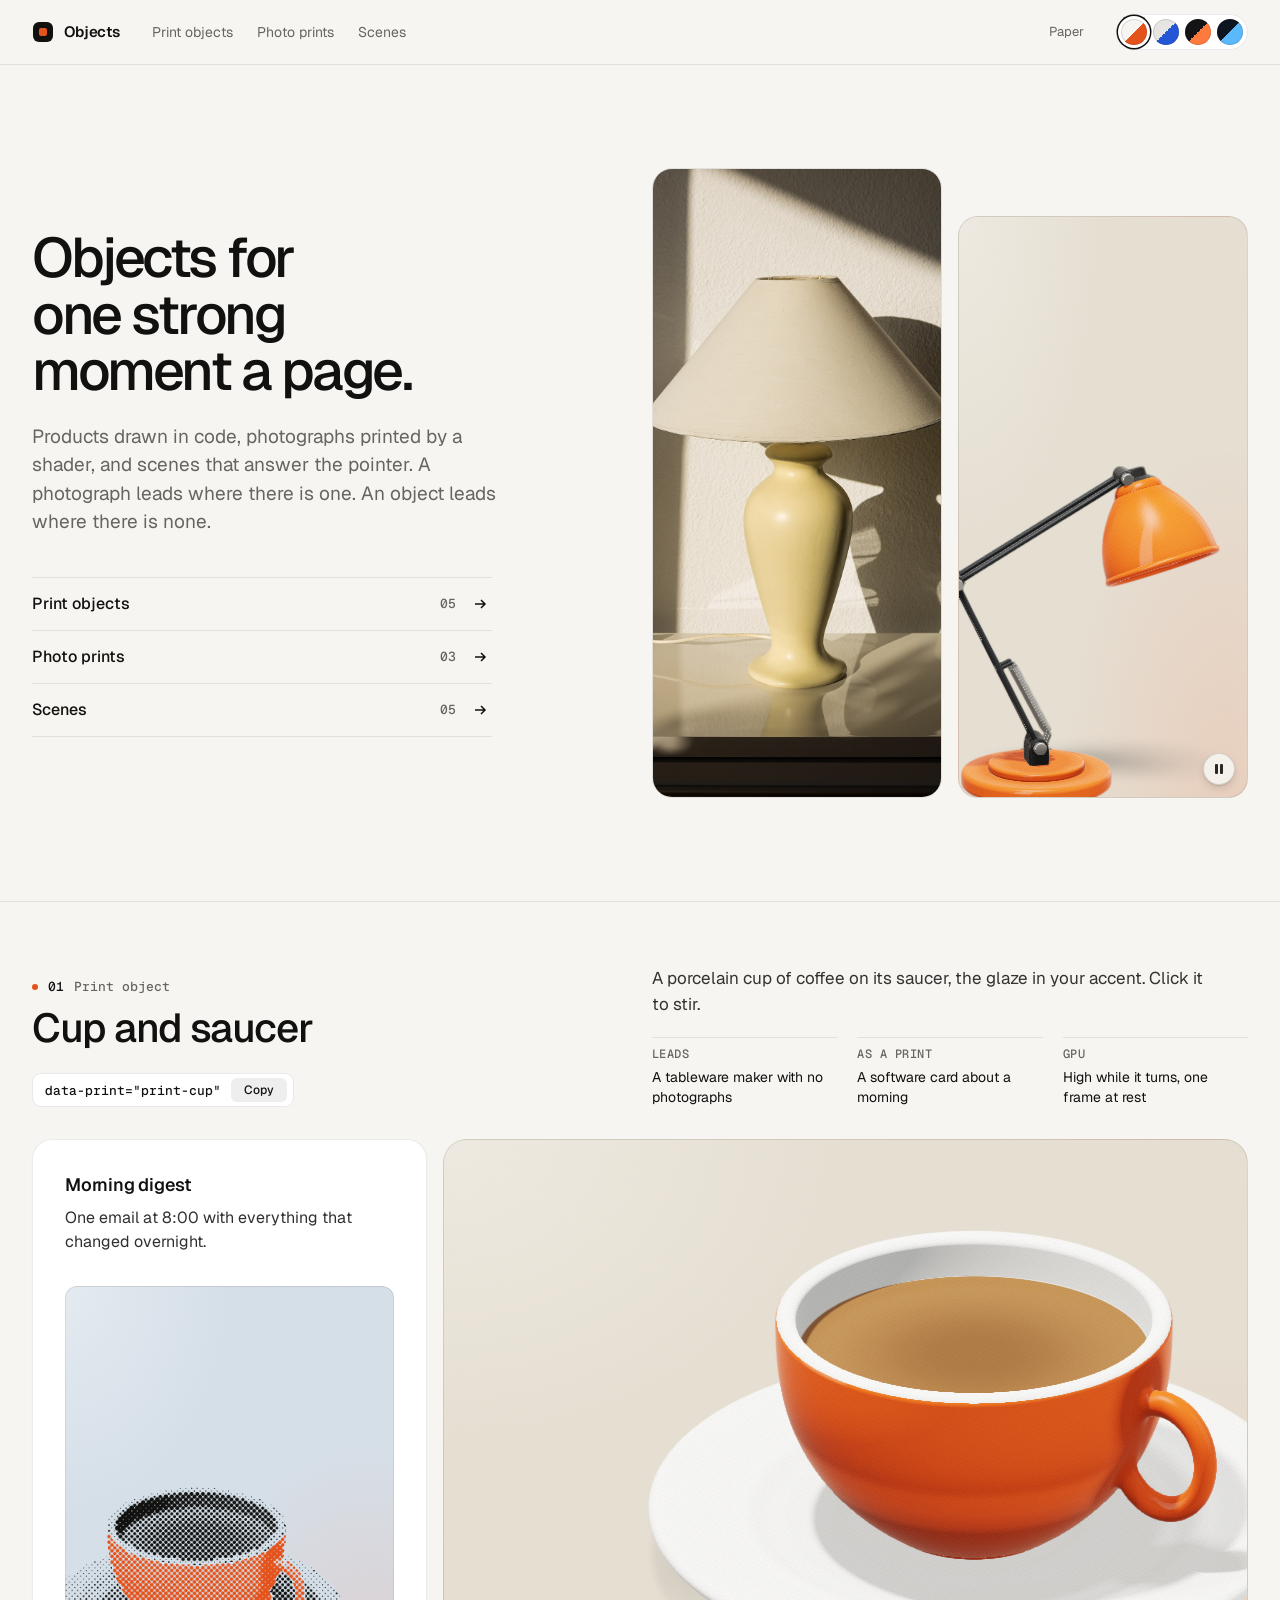
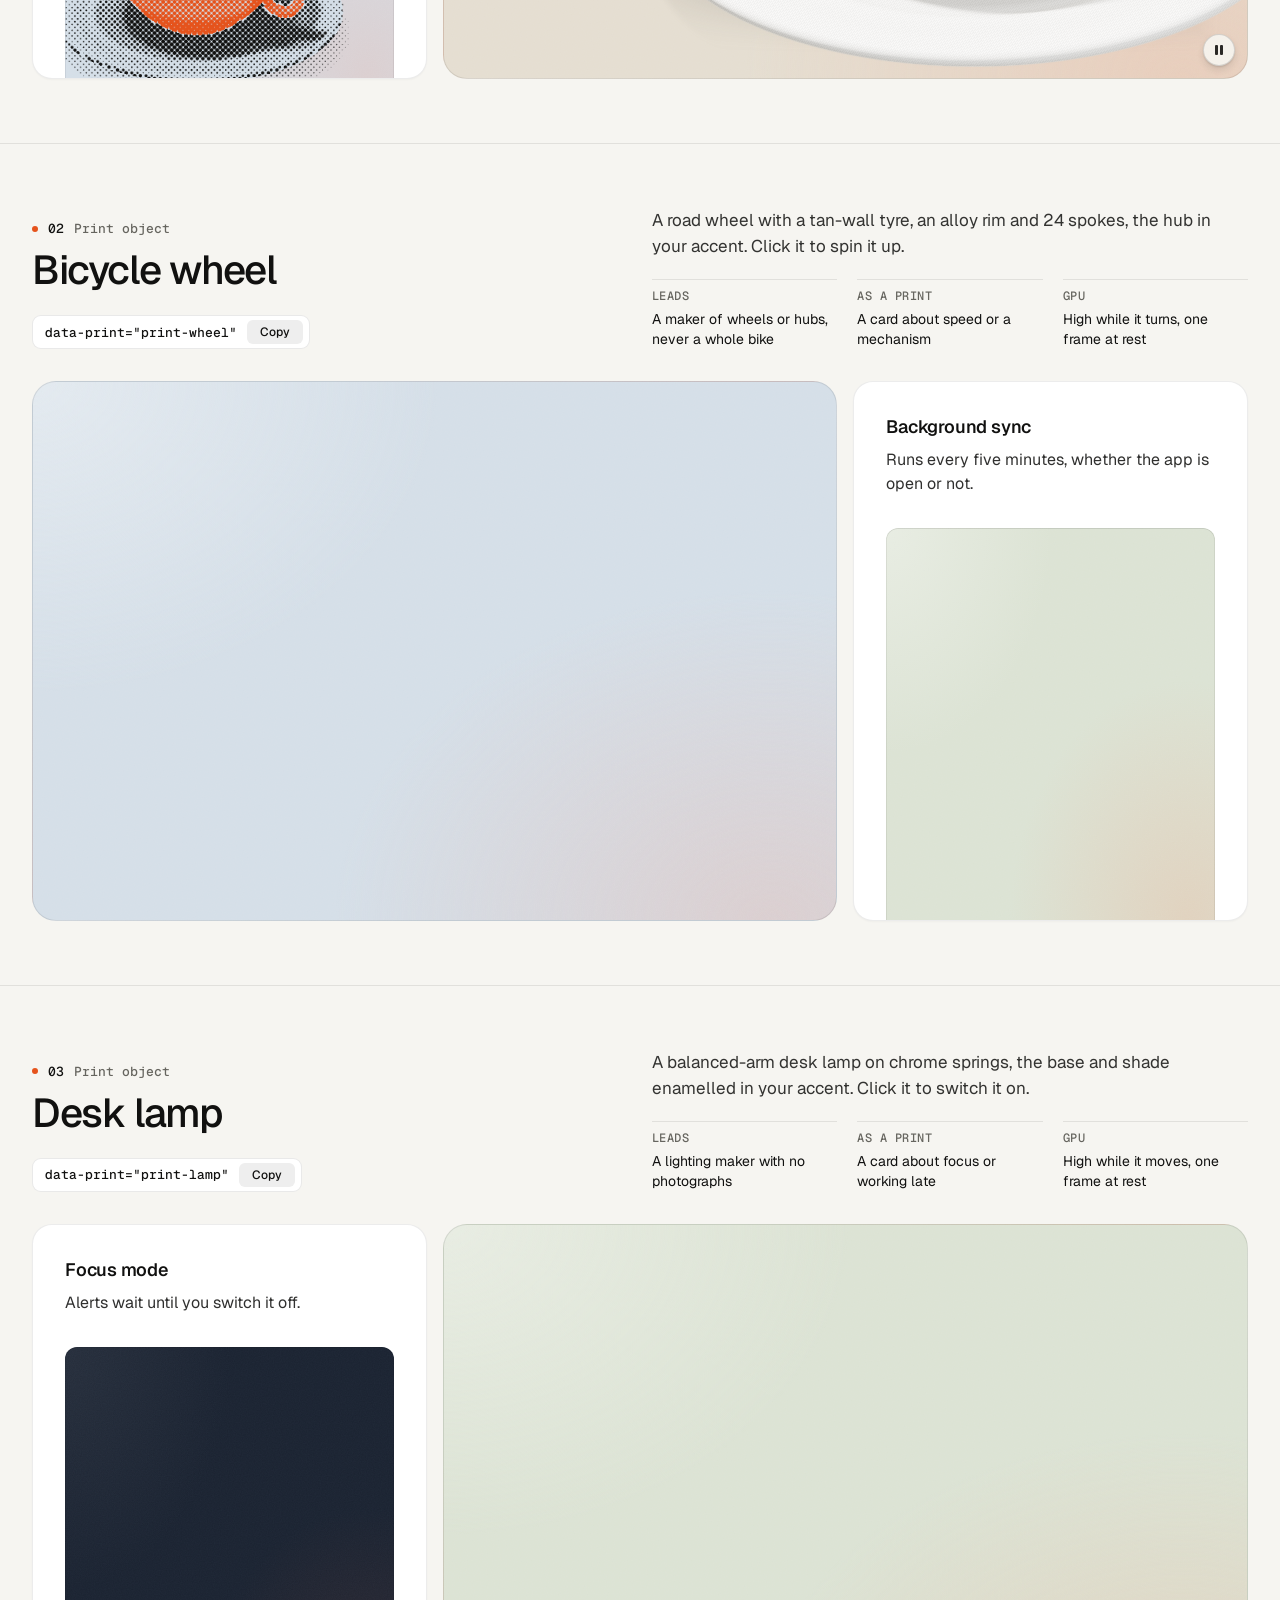
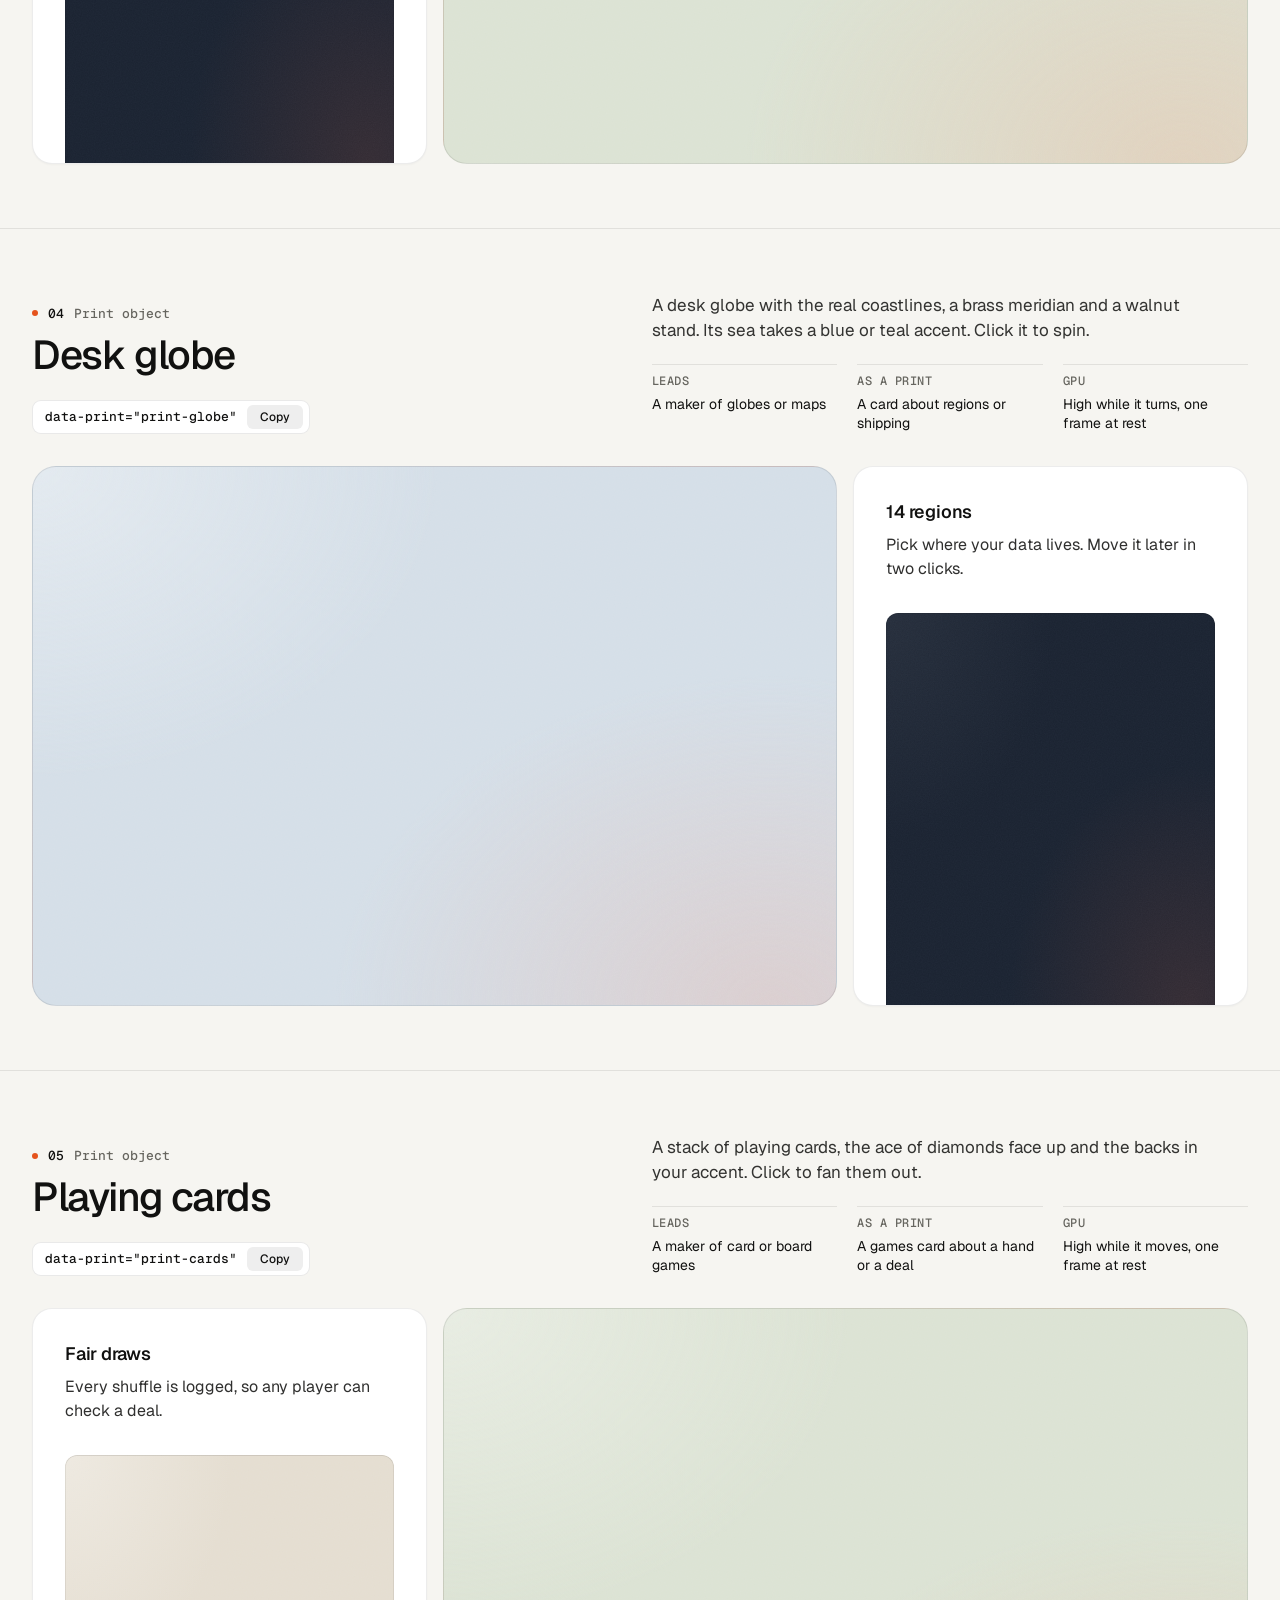
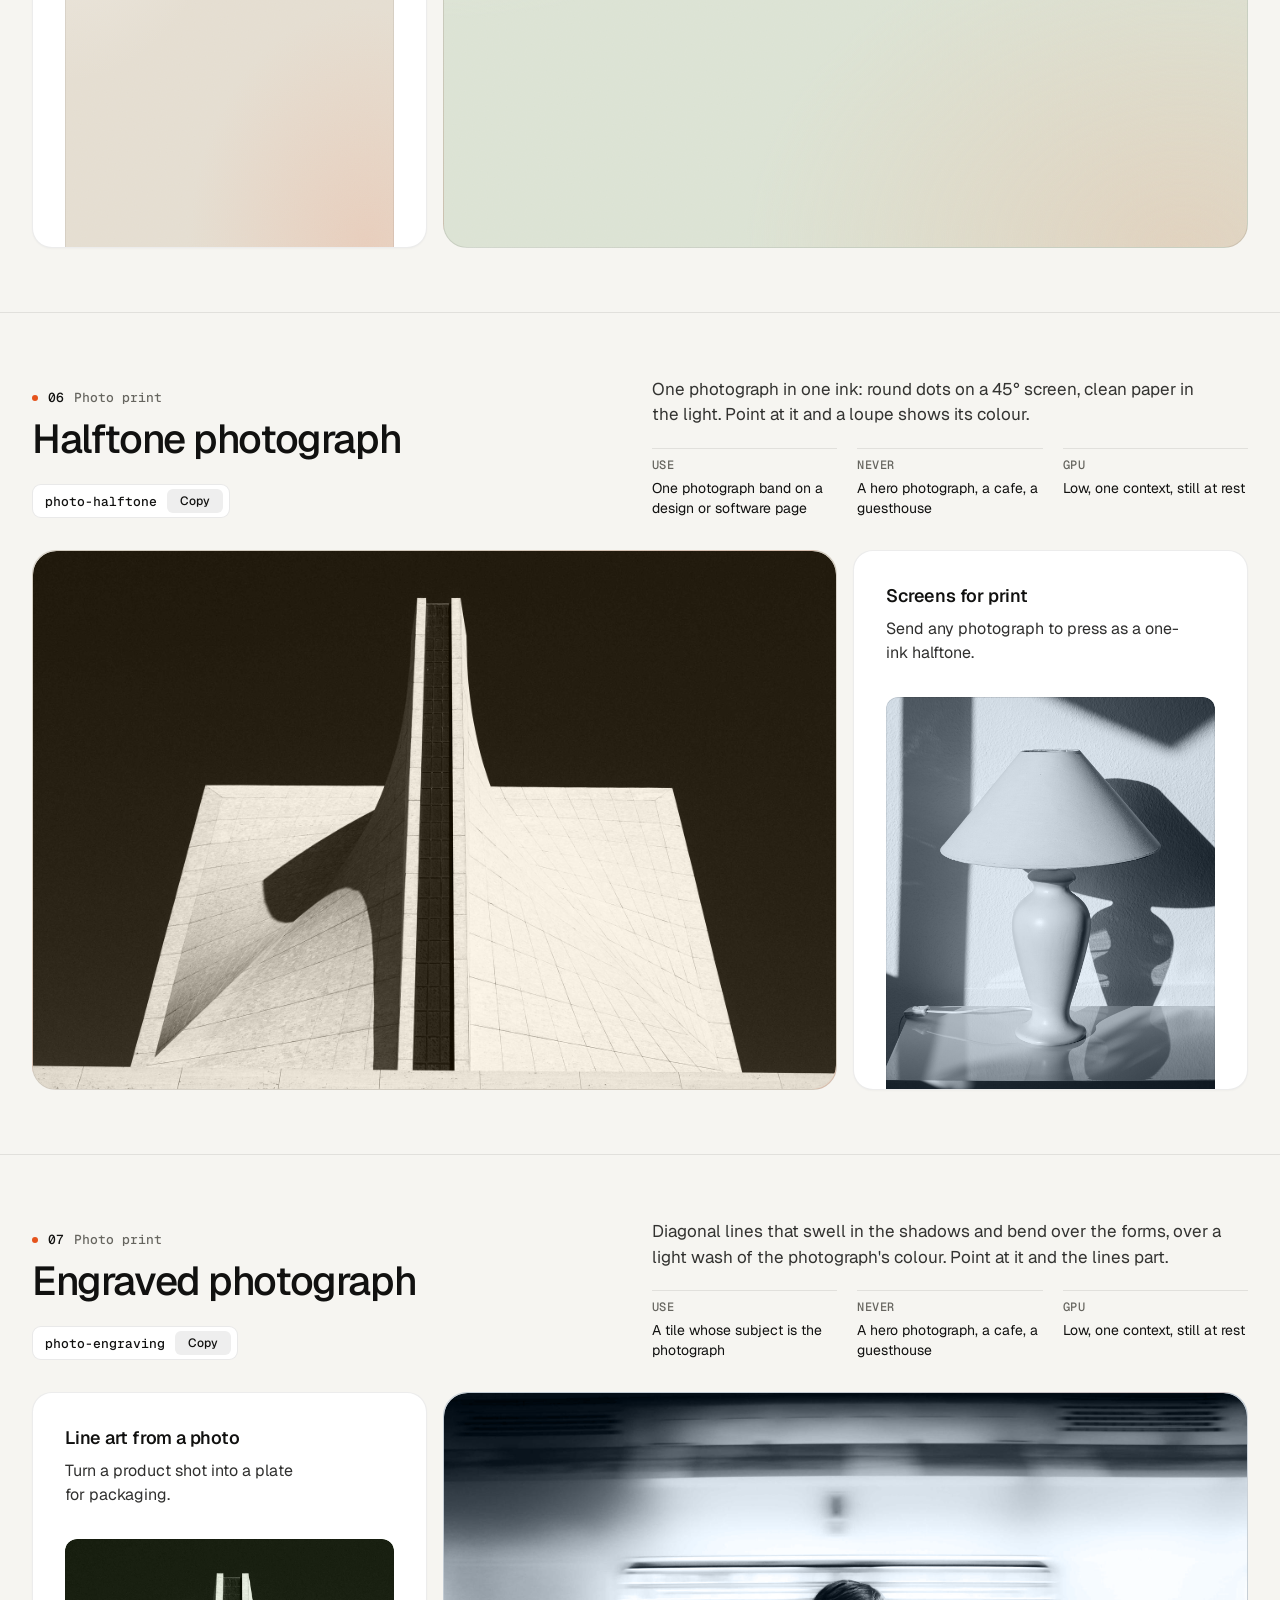
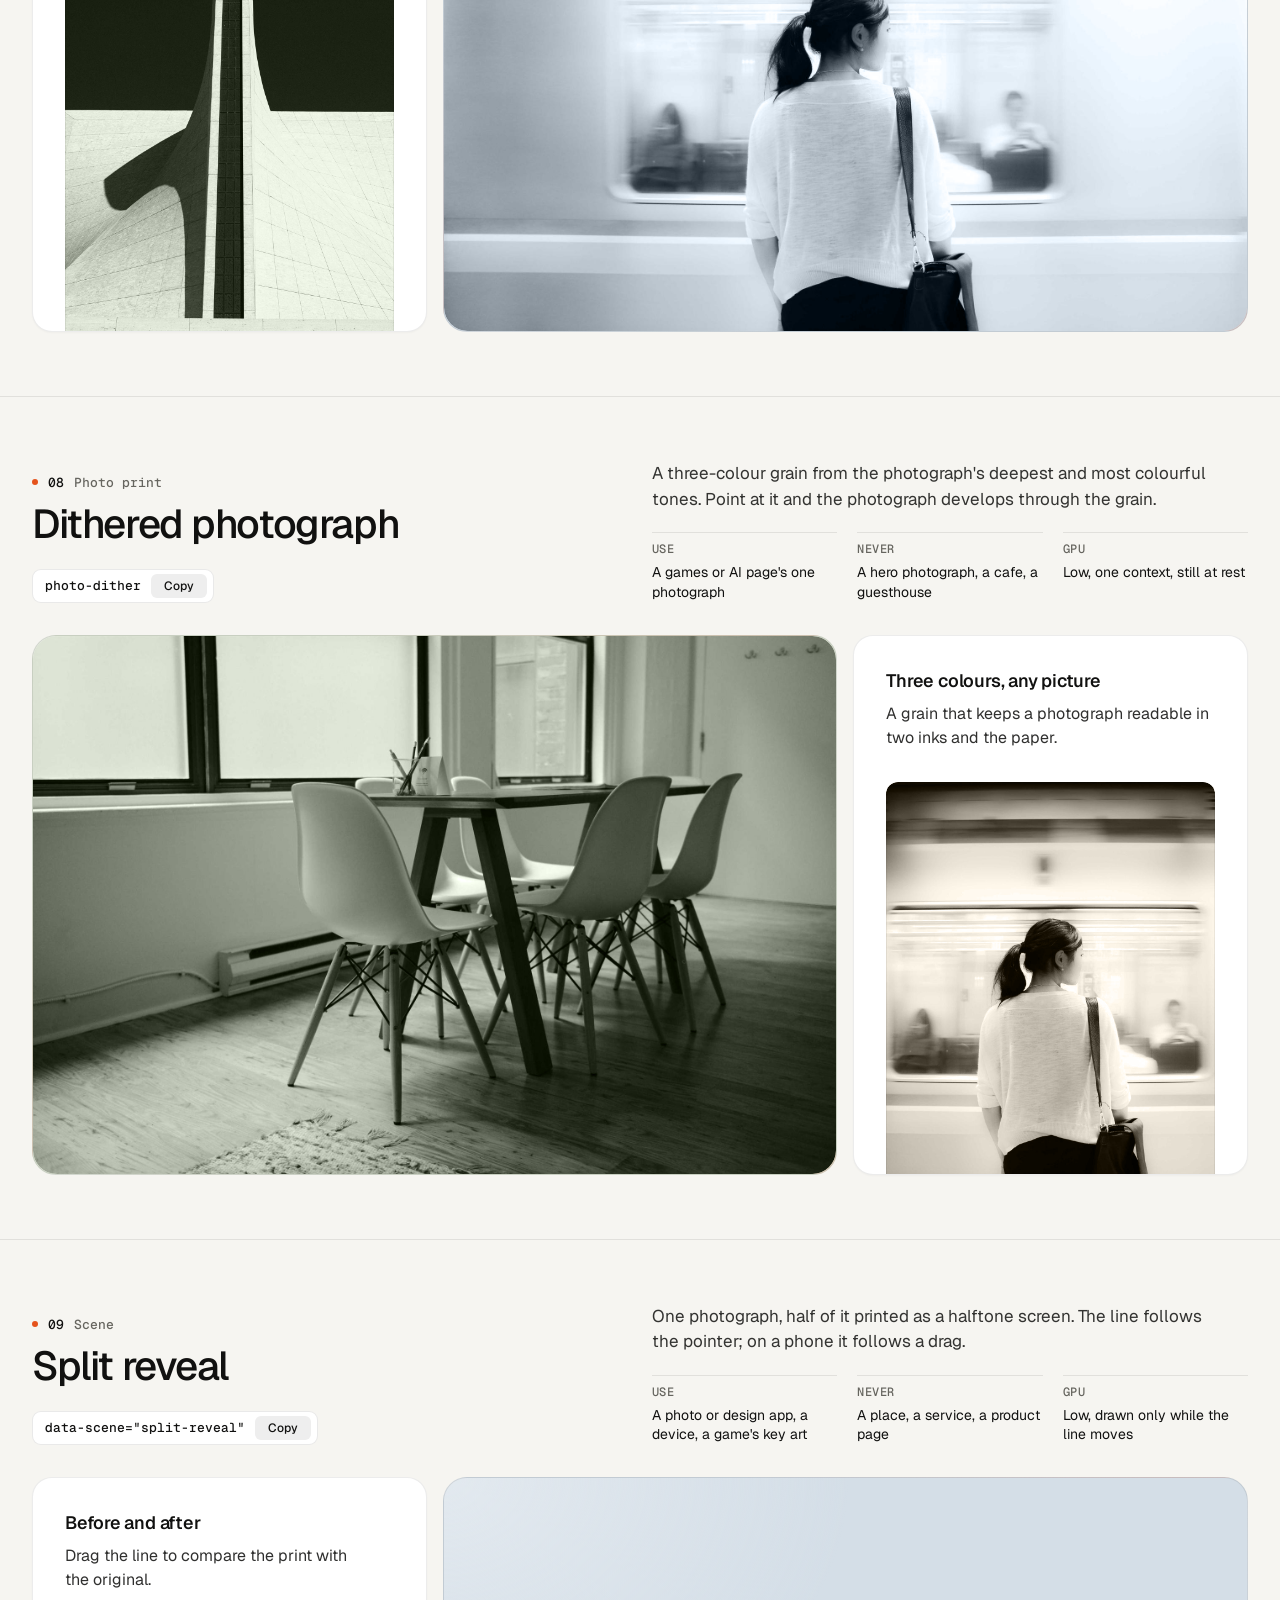
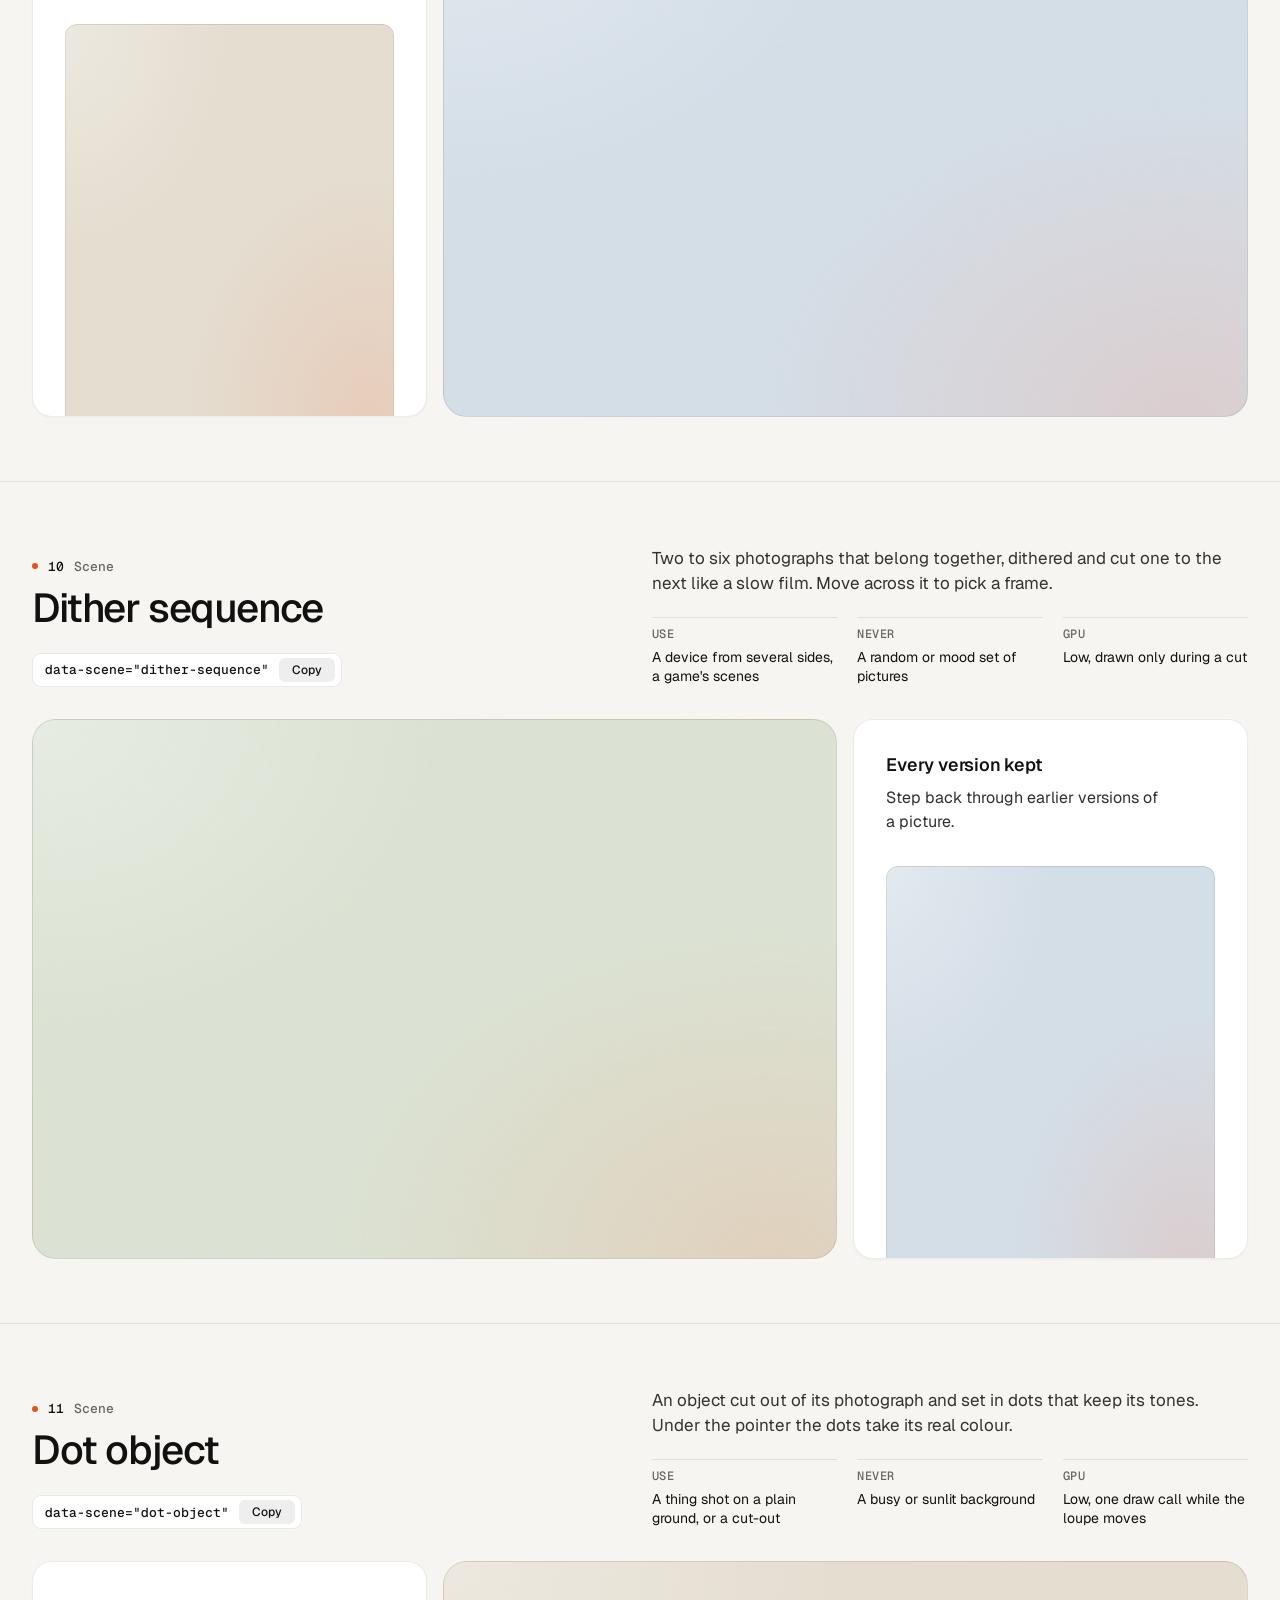
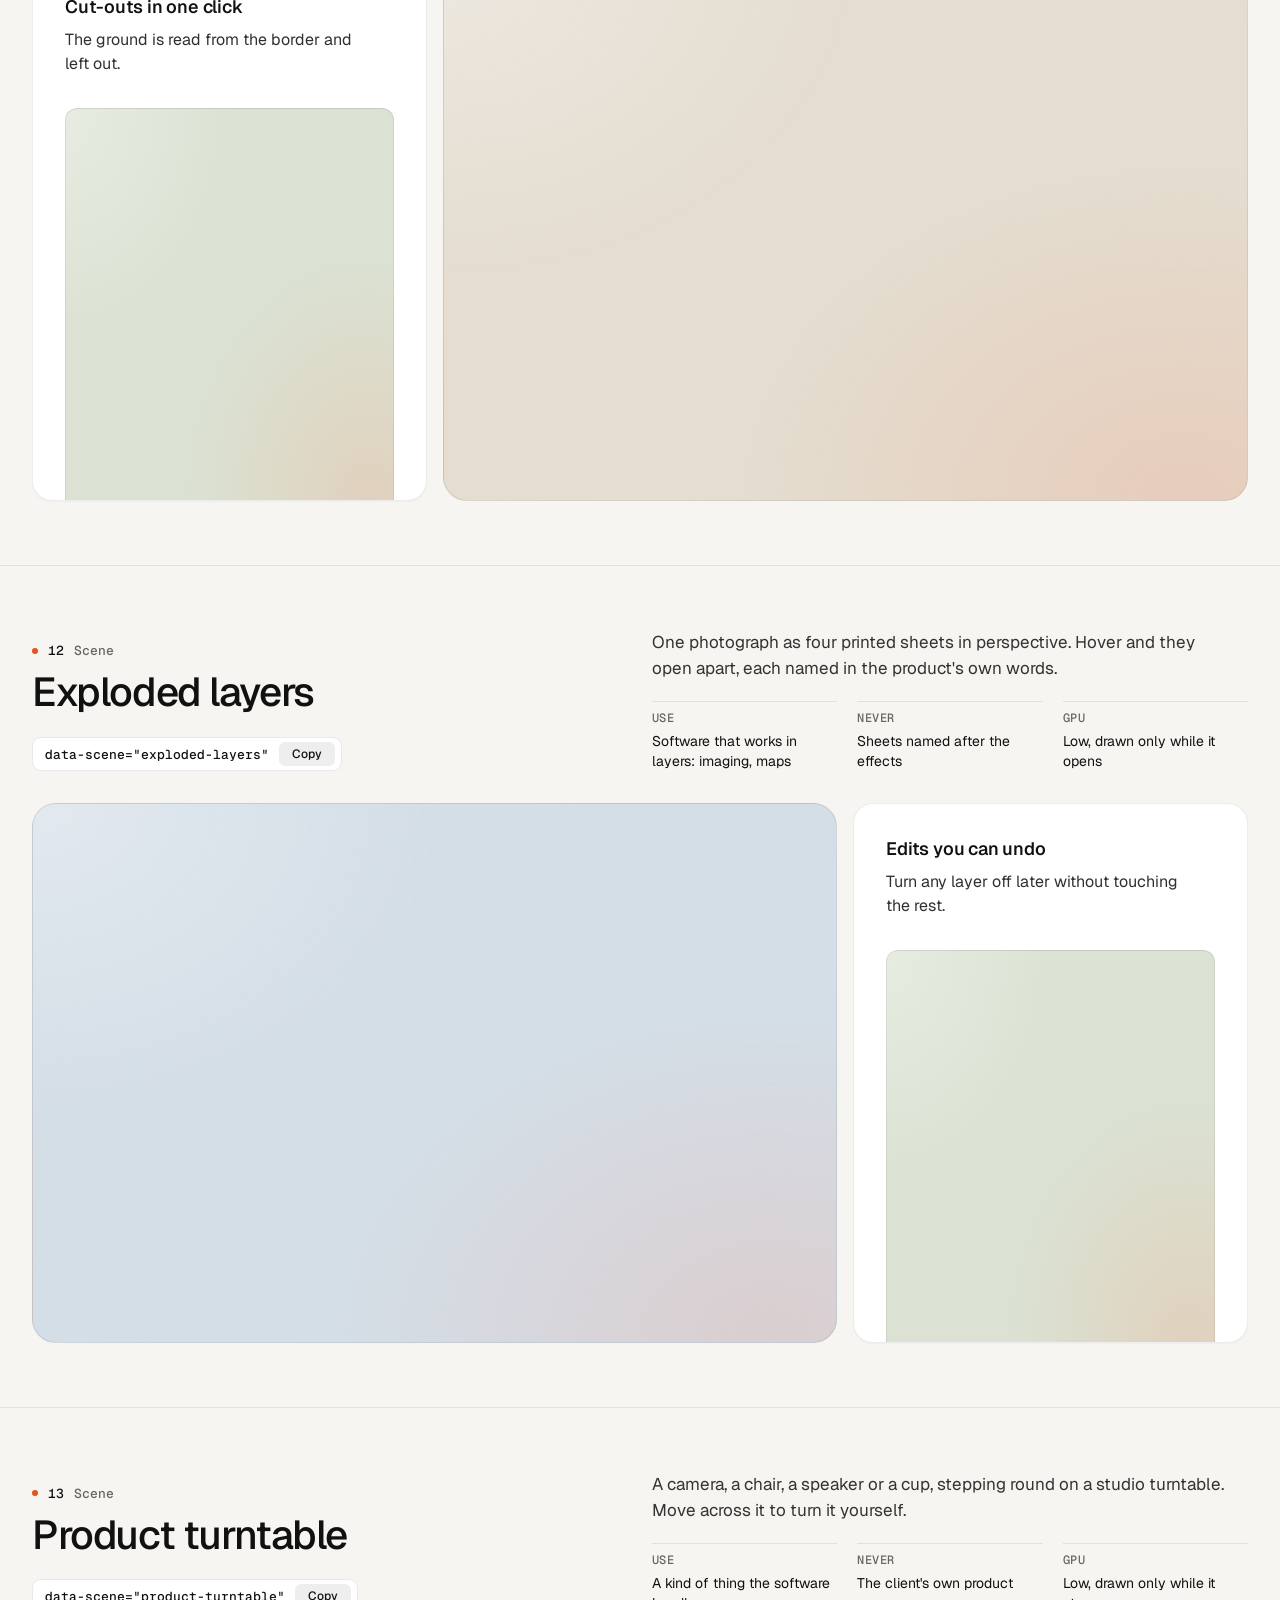
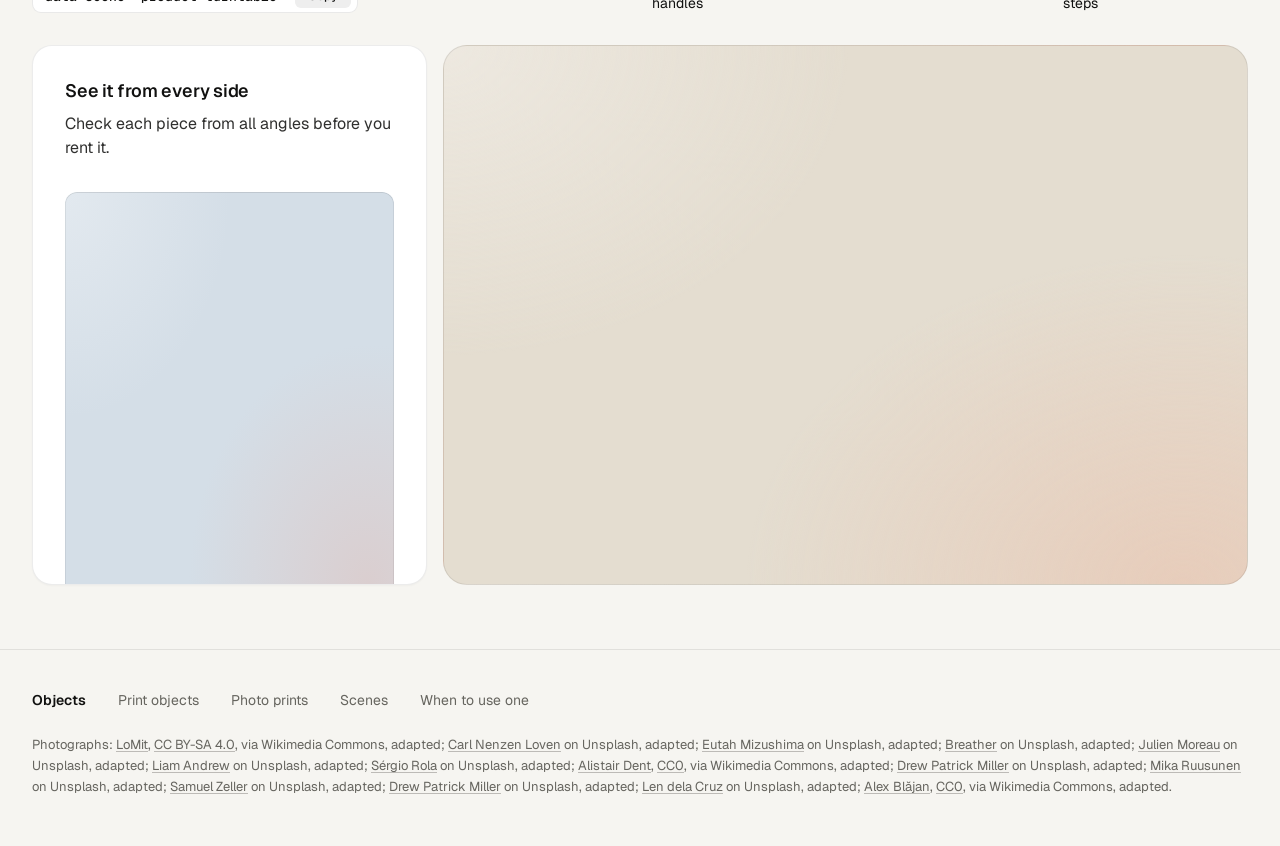
<file: assets/objects/index.html>
<!doctype html>
<html lang="en" data-palette="paper">
<head>
<script>window.__tpGlMax = 16;   /* a gallery shows many live effects at once; a page of a site keeps the default 4 (fx.js) */</script>
<meta charset="utf-8">
<meta name="viewport" content="width=device-width, initial-scale=1">
<title>Objects</title>
<meta name="description" content="Thirteen objects for one strong moment a page: products drawn in code, photographs printed by a shader, scenes that answer the pointer.">
<link rel="icon" href="data:,">
<link rel="preconnect" href="https://fonts.googleapis.com">
<link rel="preconnect" href="https://fonts.gstatic.com" crossorigin>
<link href="https://fonts.googleapis.com/css2?family=Geist:wght@300..700&family=Geist+Mono:wght@400;500&display=swap" rel="stylesheet">
<link rel="stylesheet" href="../ui/base.css">
<link rel="stylesheet" href="../ui/cards.css">
<style>
  /* palettes: page tokens, four grounds (--g1 sand, --g2 sky, --g3 sage, --g4 deep) and the globe's sea */
  :root {
    --font-text: "Geist", system-ui, sans-serif; --font-mono: "Geist Mono", ui-monospace, monospace;
    --ease: cubic-bezier(.2, .7, .2, 1);
    --gutter: 32px; --max: 1312px;
  }
  [data-palette="paper"] { --bg: #f6f5f1; --card: #ffffff; --surface: #ffffff; --ink: #111110; --muted: #66655f; --accent: #e5531c; --accent-ink: #ffffff;
    --g1: #e4ddd0; --g2: #d4dee7; --g3: #dbe2d3; --g4: #1a2230; --sea: #2f6aa8; --line: rgb(17 17 16 / 0.09); }
  [data-palette="stone"] { --bg: #e6e5e1; --card: #f3f2ef; --surface: #f3f2ef; --ink: #1a1b1d; --muted: #5d5e62; --accent: #2456d6; --accent-ink: #ffffff;
    --g1: #d6d5d0; --g2: #c9d4df; --g3: #dad3c6; --g4: #1d2633; --sea: #2456d6; --line: rgb(26 27 29 / 0.1); }
  [data-palette="graphite"] { --bg: #0b0b0c; --card: #141416; --surface: #141416; --ink: #f2f2ef; --muted: #96979c; --accent: #ff7a3c; --accent-ink: #120c08;
    --g1: #1e1d1b; --g2: #17202a; --g3: #1b201b; --g4: #23262c; --sea: #4f9be0; --line: rgb(242 242 239 / 0.09); }
  [data-palette="night"] { --bg: #070b14; --card: #0e1420; --surface: #0e1420; --ink: #e9edf3; --muted: #8b94a4; --accent: #5ab9fc; --accent-ink: #07101a;
    --g1: #121a29; --g2: #0f2231; --g3: #16202b; --g4: #1b2536; --sea: #5ab9fc; --line: rgb(233 237 243 / 0.09); }

  * { box-sizing: border-box; }
  html { scroll-padding-top: 64px; }
  html, body { margin: 0; }
  body { font-family: var(--font-text); background: var(--bg); color: var(--ink); -webkit-font-smoothing: antialiased; font-size: 16px; line-height: 1.5;
    transition: background-color 320ms var(--ease), color 320ms var(--ease); }
  a { color: inherit; }
  .wrap { max-width: var(--max); margin: 0 auto; padding: 0 var(--gutter); }

  /* ------------------------------------------------ the bar */
  .bar { position: sticky; top: 0; z-index: 30; background: color-mix(in oklab, var(--bg) 84%, transparent); backdrop-filter: blur(16px) saturate(1.2); border-bottom: 1px solid var(--line); }
  .bar__in { height: 64px; display: flex; align-items: center; gap: 32px; }
  .brand { display: inline-flex; align-items: center; gap: 10px; font-weight: 600; font-size: 15px; letter-spacing: -0.01em; text-decoration: none; }
  .brand svg { width: 22px; height: 22px; }
  .brand svg .a { fill: var(--accent); transition: transform 420ms var(--ease); transform-origin: 11px 11px; }
  .brand:hover svg .a { transform: rotate(90deg); }
  .nav { display: flex; gap: 24px; font-size: 14px; }
  .nav a { position: relative; text-decoration: none; color: var(--muted); transition: color 180ms ease; padding: 6px 0; }
  .nav a::after { content: ""; position: absolute; left: 0; right: 0; bottom: 0; height: 1px; background: currentColor; transform: scaleX(0); transform-origin: left; transition: transform 260ms var(--ease); }
  .nav a:hover { color: var(--ink); }
  .nav a:hover::after { transform: scaleX(1); }
  .sp { flex: 1; }
  .swatches { display: flex; align-items: center; gap: 6px; padding: 4px; border-radius: 999px; border: 1px solid var(--line); background: var(--card); }
  .sw { position: relative; width: 26px; height: 26px; border-radius: 50%; border: 0; padding: 0; cursor: pointer; background: linear-gradient(135deg, var(--s-bg) 0 50%, var(--s-ac) 50% 100%);
    box-shadow: inset 0 0 0 1px rgb(0 0 0 / 0.12); transition: transform 200ms var(--ease); }
  .sw::after { content: ""; position: absolute; inset: -3px; border-radius: 50%; box-shadow: 0 0 0 1.5px var(--ink); opacity: 0; transform: scale(0.8); transition: opacity 200ms ease, transform 260ms var(--ease); }
  .sw:hover { transform: scale(1.08); }
  .sw:active { transform: scale(0.94); }
  .sw[aria-pressed="true"]::after { opacity: 1; transform: scale(1); }
  .sw:focus-visible { outline: 2px solid var(--ink); outline-offset: 3px; }
  .sw-label { font-size: 13px; color: var(--muted); min-width: 60px; text-align: right; }

  /* ------------------------------------------------ grounds: a soft lit mesh of the ground's own tone, a fine grain */
  .gr, .card > .panel.gr { --calm-k: 0%; background-color: var(--pg);
    background-image:
      radial-gradient(80% 90% at 92% 100%, color-mix(in oklab, var(--accent) 13%, var(--pg)), transparent 68%),
      radial-gradient(70% 80% at 0% 0%, color-mix(in oklab, var(--lift, #ffffff) var(--lift-k, 34%), var(--pg)), transparent 72%); }
  .gr.dk, [data-palette="graphite"] .gr, [data-palette="night"] .gr { --lift: #ffffff; --lift-k: 6%; }
  .grain { position: absolute; inset: 0; z-index: 0; pointer-events: none; opacity: .32; mix-blend-mode: soft-light; border-radius: inherit;
    background-image: url("data:image/svg+xml;utf8,<svg xmlns='http://www.w3.org/2000/svg' width='160' height='160'><filter id='n'><feTurbulence type='fractalNoise' baseFrequency='.85' numOctaves='2' stitchTiles='stitch'/><feColorMatrix values='0 0 0 0 .5  0 0 0 0 .5  0 0 0 0 .5  0 0 0 .9 0'/></filter><rect width='100%' height='100%' filter='url(%23n)'/></svg>"); }
  .slot { position: absolute; inset: 0; z-index: 1; border-radius: inherit; }
  .slot > .host { position: absolute; inset: 0; border-radius: inherit; overflow: hidden; }

  /* ------------------------------------------------ hero */
  .hero { min-height: calc(100svh - 64px); display: grid; align-items: center; padding: 56px 0; }
  .hero__grid { display: grid; grid-template-columns: repeat(12, minmax(0, 1fr)); gap: 24px; align-items: center; }
  .hero__copy { grid-column: 1 / span 5; }
  .hero h1 { margin: 0; font-size: clamp(44px, 3.4vw + 12px, 72px); line-height: 1.02; letter-spacing: -0.045em; font-weight: 520; text-wrap: balance; }
  .hero__lede { margin: 24px 0 0; font-size: 19px; line-height: 1.5; color: var(--muted); max-width: 40ch; text-wrap: pretty; }
  .index { margin: 40px 0 0; padding: 0; list-style: none; border-top: 1px solid var(--line); max-width: 460px; }
  .index a { display: grid; grid-template-columns: 1fr auto 20px; align-items: center; gap: 16px; padding: 14px 0; border-bottom: 1px solid var(--line); text-decoration: none; font-size: 16px; font-weight: 500; }
  .index a span { font: 500 13px/1 var(--font-mono); color: var(--muted); }
  .index a svg { width: 16px; height: 16px; transition: transform 260ms var(--ease); }
  .index a:hover svg { transform: translateX(4px); }
  .hero__pics { grid-column: 7 / span 6; display: grid; grid-template-columns: 1fr 1fr; gap: 16px; height: min(70svh, 660px); min-height: 440px; }
  .pic { position: relative; overflow: clip; border-radius: 20px; border: 1px solid var(--line); isolation: isolate; }
  .pic img { position: absolute; inset: 0; width: 100%; height: 100%; object-fit: cover; object-position: 50% 42%; display: block; }
  .pic--down { margin-top: 48px; }

  /* ------------------------------------------------ an object, one screen */
  .obj { min-height: calc(100svh - 64px); display: grid; align-content: center; padding: 64px 0; border-top: 1px solid var(--line); }
  .obj__head { display: grid; grid-template-columns: repeat(12, minmax(0, 1fr)); gap: 24px; align-items: end; margin-bottom: 32px; }
  .obj__title { grid-column: 1 / span 5; }
  .obj__n { margin: 0 0 14px; font: 500 13px/1 var(--font-mono); color: var(--muted); display: flex; gap: 10px; align-items: center; }
  .obj__n b { color: var(--ink); font-weight: 500; }
  .obj__n i { width: 6px; height: 6px; border-radius: 50%; background: var(--accent); display: inline-block; }
  .obj h2 { margin: 0; font-size: clamp(34px, 1.9vw + 16px, 52px); line-height: 1.04; letter-spacing: -0.035em; font-weight: 520; text-wrap: balance; }
  .obj__about { grid-column: 7 / span 6; }
  .obj__line { margin: 0; font-size: 17px; line-height: 1.5; color: color-mix(in oklab, var(--ink) 82%, var(--bg)); max-width: 52ch; text-wrap: pretty; }
  .facts { display: grid; grid-template-columns: repeat(3, minmax(0, 1fr)); gap: 20px; margin: 20px 0 0; }
  .facts div { border-top: 1px solid var(--line); padding-top: 10px; }
  .facts dt { font: 500 12px/1 var(--font-mono); color: var(--muted); text-transform: uppercase; letter-spacing: .04em; }
  .facts dd { margin: 8px 0 0; font-size: 14px; line-height: 1.4; }
  .copy { margin-top: 24px; display: inline-flex; align-items: center; gap: 10px; height: 34px; padding: 0 6px 0 12px; border-radius: 9px; border: 1px solid var(--line);
    background: var(--card); color: var(--ink); font: 500 13px/1 var(--font-mono); cursor: pointer; transition: border-color 180ms ease, transform 160ms var(--ease); }
  .copy:hover { border-color: color-mix(in oklab, var(--ink) 24%, transparent); }
  .copy:active { transform: scale(0.97); }
  .copy:focus-visible { outline: 2px solid var(--ink); outline-offset: 2px; }
  .copy em { font-style: normal; display: inline-grid; place-items: center; height: 24px; padding: 0 8px; border-radius: 6px; background: color-mix(in oklab, var(--ink) 7%, transparent); font-family: var(--font-text); font-size: 12px; overflow: hidden; }
  .copy em span { grid-area: 1 / 1; transition: transform 260ms var(--ease), opacity 200ms ease; }
  .copy em span + span { transform: translateY(110%); opacity: 0; }
  .copy.done em span:first-child { transform: translateY(-110%); opacity: 0; }
  .copy.done em span + span { transform: none; opacity: 1; }

  .duo { display: grid; grid-template-columns: repeat(12, minmax(0, 1fr)); gap: 16px; height: clamp(400px, calc(100svh - 360px), 600px); }
  .big { grid-column: 1 / span 8; position: relative; overflow: clip; isolation: isolate; border-radius: 24px; border: 1px solid var(--line); }
  .duo .card { grid-column: 9 / span 4; }
  .obj:nth-of-type(even) .big { grid-column: 5 / span 8; grid-row: 1; }
  .obj:nth-of-type(even) .duo .card { grid-column: 1 / span 4; grid-row: 1; }
  .duo .card > .panel { flex: 1 1 auto; min-height: 0; }

  /* ------------------------------------------------ footer */
  .foot { border-top: 1px solid var(--line); padding: 40px 0 48px; font-size: 14px; color: var(--muted); }
  .foot__row { display: flex; flex-wrap: wrap; gap: 12px 32px; align-items: baseline; }
  .foot__row b { color: var(--ink); font-weight: 600; }
  .foot__row a { text-decoration: none; }
  .foot__row a:hover { color: var(--ink); }
  .credits { margin: 24px 0 0; font-size: 13px; line-height: 1.6; color: var(--muted); }
  .credits a { text-decoration: underline; text-decoration-color: color-mix(in oklab, currentColor 40%, transparent); text-underline-offset: 2px; }

  @media (max-width: 1023px) {
    .hero__copy, .hero__pics { grid-column: 1 / -1; }
    .hero__pics { height: auto; min-height: 0; }
    .pic { aspect-ratio: 3 / 4; }
    .obj__title, .obj__about { grid-column: 1 / -1; }
    .duo { height: auto; grid-template-columns: minmax(0, 1fr); }
    .big, .duo .card, .obj:nth-of-type(even) .big, .obj:nth-of-type(even) .duo .card { grid-column: 1 / -1; grid-row: auto; }
    .big { aspect-ratio: 4 / 3; }
    .duo .card > .panel { flex: none; height: 320px; }
  }
  @media (max-width: 760px) {
    :root { --gutter: 16px; }
    .nav, .sw-label { display: none; }
    .hero { padding: 32px 0 40px; }
    .hero__lede { font-size: 17px; }
    .hero__pics { gap: 10px; }
    .pic { border-radius: 16px; }
    .pic--down { margin-top: 28px; }
    .obj { padding: 72px 0; min-height: 0; }
    .obj .wrap { display: flex; flex-direction: column; }
    .obj__head, .obj__about { display: contents; }
    .obj__title { order: 1; margin-bottom: 16px; }
    .obj__line { order: 2; margin-bottom: 28px; }
    .duo { order: 3; }
    .facts { order: 4; margin-top: 28px; }
    .copy, .index { display: none; }
    .facts { grid-template-columns: minmax(0, 1fr); gap: 0; }
    .facts div { display: grid; grid-template-columns: 96px 1fr; gap: 12px; padding: 10px 0; }
    .facts dd { margin: 0; }
    .big { aspect-ratio: 4 / 5; border-radius: 18px; }
    .duo .card > .panel { height: 300px; }
  }
  @media (prefers-reduced-motion: reduce) { *, *::before, *::after { transition-duration: 0ms !important; } }
</style>
</head>
<body>
<header class="bar">
  <div class="wrap bar__in">
    <a class="brand" href="#top" aria-label="Objects, back to the top">
      <svg viewBox="0 0 22 22" aria-hidden="true"><rect x="1" y="1" width="20" height="20" rx="6" fill="currentColor"/><rect class="a" x="7" y="7" width="8" height="8" rx="2"/></svg>
      Objects
    </a>
    <nav class="nav" aria-label="Families">
      <a href="#print-cup">Print objects</a>
      <a href="#photo-halftone">Photo prints</a>
      <a href="#split-reveal">Scenes</a>
    </nav>
    <span class="sp"></span>
    <span class="sw-label" id="sw-label">Paper</span>
    <div class="swatches" role="group" aria-label="Palette">
      <button type="button" class="sw" data-pal="paper" aria-label="Paper" aria-pressed="true" style="--s-bg:#f6f5f1;--s-ac:#e5531c"></button>
      <button type="button" class="sw" data-pal="stone" aria-label="Stone" aria-pressed="false" style="--s-bg:#e6e5e1;--s-ac:#2456d6"></button>
      <button type="button" class="sw" data-pal="graphite" aria-label="Graphite" aria-pressed="false" style="--s-bg:#141416;--s-ac:#ff7a3c"></button>
      <button type="button" class="sw" data-pal="night" aria-label="Night" aria-pressed="false" style="--s-bg:#0e1420;--s-ac:#5ab9fc"></button>
    </div>
  </div>
</header>

<main id="top">
  <section class="hero">
    <div class="wrap hero__grid">
      <div class="hero__copy">
        <h1>Objects for one strong moment a page.</h1>
        <p class="hero__lede">Products drawn in code, photographs printed by a shader, and scenes that answer the pointer. A photograph leads where there is one. An object leads where there is none.</p>
        <ul class="index">
          <li><a href="#print-cup">Print objects <span>05</span><svg viewBox="0 0 16 16" fill="none" stroke="currentColor" stroke-width="1.5" aria-hidden="true"><path d="M3 8h10M9 4l4 4-4 4"/></svg></a></li>
          <li><a href="#photo-halftone">Photo prints <span>03</span><svg viewBox="0 0 16 16" fill="none" stroke="currentColor" stroke-width="1.5" aria-hidden="true"><path d="M3 8h10M9 4l4 4-4 4"/></svg></a></li>
          <li><a href="#split-reveal">Scenes <span>05</span><svg viewBox="0 0 16 16" fill="none" stroke="currentColor" stroke-width="1.5" aria-hidden="true"><path d="M3 8h10M9 4l4 4-4 4"/></svg></a></li>
        </ul>
      </div>
      <div class="hero__pics">
        <div class="pic"><img src="photo-kit/photos/lamp.jpg" width="1280" height="1757" alt="Cream ceramic table lamp on a glossy side table in low sun" decoding="async"></div>
        <article class="pic pic--down gr" style="--pg: var(--g1)" aria-label="A balanced-arm desk lamp">
          <div class="grain"></div>
          <div class="slot" data-slot='{"kind":"print","id":"print-lamp","place":"card","ground":"g1","params":{"size":1.06,"x":-0.08,"y":-0.2}}'></div>
        </article>
      </div>
    </div>
  </section>

  <!-- ===================================================== print objects -->
  <section class="obj" id="print-cup">
    <div class="wrap">
      <div class="obj__head">
        <div class="obj__title"><p class="obj__n"><i></i><b>01</b> Print object</p><h2>Cup and saucer</h2>
          <button type="button" class="copy" data-copy='<div data-print="print-cup" data-print-place="card"></div>'>data-print="print-cup"<em><span>Copy</span><span>Copied</span></em></button></div>
        <div class="obj__about">
          <p class="obj__line">A porcelain cup of coffee on its saucer, the glaze in your accent. Click it to stir.</p>
          <dl class="facts"><div><dt>Leads</dt><dd>A tableware maker with no photographs</dd></div><div><dt>As a print</dt><dd>A software card about a morning</dd></div><div><dt>GPU</dt><dd>High while it turns, one frame at rest</dd></div></dl>
        </div>
      </div>
      <div class="duo">
        <article class="big gr" style="--pg: var(--g1)"><div class="grain"></div>
          <div class="slot" data-slot='{"kind":"print","id":"print-cup","place":"hero","ground":"g1","params":{"size":0.96,"x":0.16,"y":-0.04}}'></div></article>
        <article class="card"><h3>Morning digest</h3><p>One email at 8:00 with everything that changed overnight.</p>
          <div class="panel gr" style="--pg: var(--g2)"><div class="grain"></div>
            <div class="slot" data-slot='{"kind":"print","id":"print-cup","place":"card","ground":"g2","params":{"effect":"halftone","turn":0}}'></div></div></article>
      </div>
    </div>
  </section>

  <section class="obj" id="print-wheel">
    <div class="wrap">
      <div class="obj__head">
        <div class="obj__title"><p class="obj__n"><i></i><b>02</b> Print object</p><h2>Bicycle wheel</h2>
          <button type="button" class="copy" data-copy='<div data-print="print-wheel" data-print-place="card"></div>'>data-print="print-wheel"<em><span>Copy</span><span>Copied</span></em></button></div>
        <div class="obj__about">
          <p class="obj__line">A road wheel with a tan-wall tyre, an alloy rim and 24 spokes, the hub in your accent. Click it to spin it up.</p>
          <dl class="facts"><div><dt>Leads</dt><dd>A maker of wheels or hubs, never a whole bike</dd></div><div><dt>As a print</dt><dd>A card about speed or a mechanism</dd></div><div><dt>GPU</dt><dd>High while it turns, one frame at rest</dd></div></dl>
        </div>
      </div>
      <div class="duo">
        <article class="big gr" style="--pg: var(--g2)"><div class="grain"></div>
          <div class="slot" data-slot='{"kind":"print","id":"print-wheel","place":"card","ground":"g2","params":{"size":1.34,"x":-0.08,"y":-0.3}}'></div></article>
        <article class="card"><h3>Background sync</h3><p>Runs every five minutes, whether the app is open or not.</p>
          <div class="panel gr" style="--pg: var(--g3)"><div class="grain"></div>
            <div class="slot" data-slot='{"kind":"print","id":"print-wheel","place":"card","ground":"g3","params":{"effect":"halftone","turn":0}}'></div></div></article>
      </div>
    </div>
  </section>

  <section class="obj" id="print-lamp">
    <div class="wrap">
      <div class="obj__head">
        <div class="obj__title"><p class="obj__n"><i></i><b>03</b> Print object</p><h2>Desk lamp</h2>
          <button type="button" class="copy" data-copy='<div data-print="print-lamp" data-print-place="card"></div>'>data-print="print-lamp"<em><span>Copy</span><span>Copied</span></em></button></div>
        <div class="obj__about">
          <p class="obj__line">A balanced-arm desk lamp on chrome springs, the base and shade enamelled in your accent. Click it to switch it on.</p>
          <dl class="facts"><div><dt>Leads</dt><dd>A lighting maker with no photographs</dd></div><div><dt>As a print</dt><dd>A card about focus or working late</dd></div><div><dt>GPU</dt><dd>High while it moves, one frame at rest</dd></div></dl>
        </div>
      </div>
      <div class="duo">
        <article class="big gr" style="--pg: var(--g3)"><div class="grain"></div>
          <div class="slot" data-slot='{"kind":"print","id":"print-lamp","place":"hero","ground":"g3","params":{"size":0.98,"x":0.14,"y":-0.06,"angle":-24}}'></div></article>
        <article class="card"><h3>Focus mode</h3><p>Alerts wait until you switch it off.</p>
          <div class="panel gr dk" style="--pg: var(--g4)"><div class="grain"></div>
            <div class="slot" data-slot='{"kind":"print","id":"print-lamp","place":"card","ground":"g4","params":{"effect":"dither","step":1,"turn":0}}' aria-label="A desk lamp, switched on"></div></div></article>
      </div>
    </div>
  </section>

  <section class="obj" id="print-globe">
    <div class="wrap">
      <div class="obj__head">
        <div class="obj__title"><p class="obj__n"><i></i><b>04</b> Print object</p><h2>Desk globe</h2>
          <button type="button" class="copy" data-copy='<div data-print="print-globe" data-print-place="card" data-print-params=&apos;{"effect":"engrave"}&apos;></div>'>data-print="print-globe"<em><span>Copy</span><span>Copied</span></em></button></div>
        <div class="obj__about">
          <p class="obj__line">A desk globe with the real coastlines, a brass meridian and a walnut stand. Its sea takes a blue or teal accent. Click it to spin.</p>
          <dl class="facts"><div><dt>Leads</dt><dd>A maker of globes or maps</dd></div><div><dt>As a print</dt><dd>A card about regions or shipping</dd></div><div><dt>GPU</dt><dd>High while it turns, one frame at rest</dd></div></dl>
        </div>
      </div>
      <div class="duo">
        <article class="big gr" style="--pg: var(--g2)"><div class="grain"></div>
          <div class="slot" data-slot='{"kind":"print","id":"print-globe","place":"card","ground":"g2","sea":true,"params":{"size":1.3,"x":-0.1,"y":-0.3}}'></div></article>
        <article class="card"><h3>14 regions</h3><p>Pick where your data lives. Move it later in two clicks.</p>
          <div class="panel gr dk" style="--pg: var(--g4)"><div class="grain"></div>
            <div class="slot" data-slot='{"kind":"print","id":"print-globe","place":"card","ground":"g4","sea":true,"params":{"effect":"engrave","turn":0}}'></div></div></article>
      </div>
    </div>
  </section>

  <section class="obj" id="print-cards">
    <div class="wrap">
      <div class="obj__head">
        <div class="obj__title"><p class="obj__n"><i></i><b>05</b> Print object</p><h2>Playing cards</h2>
          <button type="button" class="copy" data-copy='<div data-print="print-cards" data-print-place="card"></div>'>data-print="print-cards"<em><span>Copy</span><span>Copied</span></em></button></div>
        <div class="obj__about">
          <p class="obj__line">A stack of playing cards, the ace of diamonds face up and the backs in your accent. Click to fan them out.</p>
          <dl class="facts"><div><dt>Leads</dt><dd>A maker of card or board games</dd></div><div><dt>As a print</dt><dd>A games card about a hand or a deal</dd></div><div><dt>GPU</dt><dd>High while it moves, one frame at rest</dd></div></dl>
        </div>
      </div>
      <div class="duo">
        <article class="big gr" style="--pg: var(--g3)"><div class="grain"></div>
          <div class="slot" data-slot='{"kind":"print","id":"print-cards","place":"hero","ground":"g3","params":{"size":0.98,"x":0.16,"y":-0.04}}'></div></article>
        <article class="card"><h3>Fair draws</h3><p>Every shuffle is logged, so any player can check a deal.</p>
          <div class="panel gr" style="--pg: var(--g1)"><div class="grain"></div>
            <div class="slot" data-slot='{"kind":"print","id":"print-cards","place":"card","ground":"g1","params":{"effect":"halftone","turn":0}}'></div></div></article>
      </div>
    </div>
  </section>

  <!-- ===================================================== photo prints -->
  <section class="obj" id="photo-halftone">
    <div class="wrap">
      <div class="obj__head">
        <div class="obj__title"><p class="obj__n"><i></i><b>06</b> Photo print</p><h2>Halftone photograph</h2>
          <button type="button" class="copy" data-copy="import print from './assets/objects/photo-halftone/object.js'; print.mount(frame, { palette: fx.readPalette(frame) });">photo-halftone<em><span>Copy</span><span>Copied</span></em></button></div>
        <div class="obj__about">
          <p class="obj__line">One photograph in one ink: round dots on a 45° screen, clean paper in the light. Point at it and a loupe shows its colour.</p>
          <dl class="facts"><div><dt>Use</dt><dd>One photograph band on a design or software page</dd></div><div><dt>Never</dt><dd>A hero photograph, a cafe, a guesthouse</dd></div><div><dt>GPU</dt><dd>Low, one context, still at rest</dd></div></dl>
        </div>
      </div>
      <div class="duo">
        <article class="big gr" style="--pg: var(--g1)">
          <div class="slot" data-slot='{"kind":"photo","id":"photo-halftone","ground":"g1","photo":"concrete"}'></div></article>
        <article class="card"><h3>Screens for print</h3><p>Send any photograph to press as a one-ink halftone.</p>
          <div class="panel gr" style="--pg: var(--g2)">
            <div class="slot" data-slot='{"kind":"photo","id":"photo-halftone","ground":"g2","photo":"lamp","params":{"tint":1}}'></div></div></article>
      </div>
    </div>
  </section>

  <section class="obj" id="photo-engraving">
    <div class="wrap">
      <div class="obj__head">
        <div class="obj__title"><p class="obj__n"><i></i><b>07</b> Photo print</p><h2>Engraved photograph</h2>
          <button type="button" class="copy" data-copy="import print from './assets/objects/photo-engraving/object.js'; print.mount(frame, { palette: fx.readPalette(frame) });">photo-engraving<em><span>Copy</span><span>Copied</span></em></button></div>
        <div class="obj__about">
          <p class="obj__line">Diagonal lines that swell in the shadows and bend over the forms, over a light wash of the photograph's colour. Point at it and the lines part.</p>
          <dl class="facts"><div><dt>Use</dt><dd>A tile whose subject is the photograph</dd></div><div><dt>Never</dt><dd>A hero photograph, a cafe, a guesthouse</dd></div><div><dt>GPU</dt><dd>Low, one context, still at rest</dd></div></dl>
        </div>
      </div>
      <div class="duo">
        <article class="big gr" style="--pg: var(--g2)">
          <div class="slot" data-slot='{"kind":"photo","id":"photo-engraving","ground":"g2","photo":"platform","photoDark":"concrete"}'></div></article>
        <article class="card"><h3>Line art from a photo</h3><p>Turn a product shot into a plate for packaging.</p>
          <div class="panel gr" style="--pg: var(--g3)">
            <div class="slot" data-slot='{"kind":"photo","id":"photo-engraving","ground":"g3","photo":"concrete","photoDark":"room"}'></div></div></article>
      </div>
    </div>
  </section>

  <section class="obj" id="photo-dither">
    <div class="wrap">
      <div class="obj__head">
        <div class="obj__title"><p class="obj__n"><i></i><b>08</b> Photo print</p><h2>Dithered photograph</h2>
          <button type="button" class="copy" data-copy="import print from './assets/objects/photo-dither/object.js'; print.mount(frame, { palette: fx.readPalette(frame) });">photo-dither<em><span>Copy</span><span>Copied</span></em></button></div>
        <div class="obj__about">
          <p class="obj__line">A three-colour grain from the photograph's deepest and most colourful tones. Point at it and the photograph develops through the grain.</p>
          <dl class="facts"><div><dt>Use</dt><dd>A games or AI page's one photograph</dd></div><div><dt>Never</dt><dd>A hero photograph, a cafe, a guesthouse</dd></div><div><dt>GPU</dt><dd>Low, one context, still at rest</dd></div></dl>
        </div>
      </div>
      <div class="duo">
        <article class="big gr" style="--pg: var(--g3)">
          <div class="slot" data-slot='{"kind":"photo","id":"photo-dither","ground":"g3","photo":"room"}'></div></article>
        <article class="card"><h3>Three colours, any picture</h3><p>A grain that keeps a photograph readable in two inks and the paper.</p>
          <div class="panel gr" style="--pg: var(--g1)">
            <div class="slot" data-slot='{"kind":"photo","id":"photo-dither","ground":"g1","photo":"platform"}'></div></div></article>
      </div>
    </div>
  </section>

  <!-- ===================================================== scenes -->
  <section class="obj" id="split-reveal">
    <div class="wrap">
      <div class="obj__head">
        <div class="obj__title"><p class="obj__n"><i></i><b>09</b> Scene</p><h2>Split reveal</h2>
          <button type="button" class="copy" data-copy='<div data-scene="split-reveal" data-scene-src="assets/img/photo.jpg"></div>'>data-scene="split-reveal"<em><span>Copy</span><span>Copied</span></em></button></div>
        <div class="obj__about">
          <p class="obj__line">One photograph, half of it printed as a halftone screen. The line follows the pointer; on a phone it follows a drag.</p>
          <dl class="facts"><div><dt>Use</dt><dd>A photo or design app, a device, a game's key art</dd></div><div><dt>Never</dt><dd>A place, a service, a product page</dd></div><div><dt>GPU</dt><dd>Low, drawn only while the line moves</dd></div></dl>
        </div>
      </div>
      <div class="duo">
        <article class="big gr" style="--pg: var(--g2)">
          <div class="slot" data-slot='{"kind":"scene","id":"split-reveal","ground":"g2","src":"default"}'></div></article>
        <article class="card"><h3>Before and after</h3><p>Drag the line to compare the print with the original.</p>
          <div class="panel gr" style="--pg: var(--g1)">
            <div class="slot" data-slot='{"kind":"scene","id":"split-reveal","ground":"g1","src":"roof","params":{"side":"right","split":0.42}}'></div></div></article>
      </div>
    </div>
  </section>

  <section class="obj" id="dither-sequence">
    <div class="wrap">
      <div class="obj__head">
        <div class="obj__title"><p class="obj__n"><i></i><b>10</b> Scene</p><h2>Dither sequence</h2>
          <button type="button" class="copy" data-copy='<div data-scene="dither-sequence" data-scene-src=&apos;[{"src":"a.jpg"},{"src":"b.jpg"}]&apos;></div>'>data-scene="dither-sequence"<em><span>Copy</span><span>Copied</span></em></button></div>
        <div class="obj__about">
          <p class="obj__line">Two to six photographs that belong together, dithered and cut one to the next like a slow film. Move across it to pick a frame.</p>
          <dl class="facts"><div><dt>Use</dt><dd>A device from several sides, a game's scenes</dd></div><div><dt>Never</dt><dd>A random or mood set of pictures</dd></div><div><dt>GPU</dt><dd>Low, drawn only during a cut</dd></div></dl>
        </div>
      </div>
      <div class="duo">
        <article class="big gr" style="--pg: var(--g3)">
          <div class="slot" data-slot='{"kind":"scene","id":"dither-sequence","ground":"g3","src":"default"}'></div></article>
        <article class="card"><h3>Every version kept</h3><p>Step back through earlier versions of a picture.</p>
          <div class="panel gr" style="--pg: var(--g2)">
            <div class="slot" data-slot='{"kind":"scene","id":"dither-sequence","ground":"g2","src":"spirals","params":{"fit":"contain","autoplay":0}}'></div></div></article>
      </div>
    </div>
  </section>

  <section class="obj" id="dot-object">
    <div class="wrap">
      <div class="obj__head">
        <div class="obj__title"><p class="obj__n"><i></i><b>11</b> Scene</p><h2>Dot object</h2>
          <button type="button" class="copy" data-copy='<div data-scene="dot-object" data-scene-src="assets/img/object-on-white.jpg"></div>'>data-scene="dot-object"<em><span>Copy</span><span>Copied</span></em></button></div>
        <div class="obj__about">
          <p class="obj__line">An object cut out of its photograph and set in dots that keep its tones. Under the pointer the dots take its real colour.</p>
          <dl class="facts"><div><dt>Use</dt><dd>A thing shot on a plain ground, or a cut-out</dd></div><div><dt>Never</dt><dd>A busy or sunlit background</dd></div><div><dt>GPU</dt><dd>Low, one draw call while the loupe moves</dd></div></dl>
        </div>
      </div>
      <div class="duo">
        <article class="big gr" style="--pg: var(--g1)">
          <div class="slot" data-slot='{"kind":"scene","id":"dot-object","ground":"g1","src":"default"}'></div></article>
        <article class="card"><h3>Cut-outs in one click</h3><p>The ground is read from the border and left out.</p>
          <div class="panel gr" style="--pg: var(--g3)">
            <div class="slot" data-slot='{"kind":"scene","id":"dot-object","ground":"g3","src":"dahlia"}'></div></div></article>
      </div>
    </div>
  </section>

  <section class="obj" id="exploded-layers">
    <div class="wrap">
      <div class="obj__head">
        <div class="obj__title"><p class="obj__n"><i></i><b>12</b> Scene</p><h2>Exploded layers</h2>
          <button type="button" class="copy" data-copy='<div data-scene="exploded-layers" data-scene-src="assets/img/photo.jpg" data-scene-params=&apos;{"names":["Photo","Colour","Light","Depth"]}&apos;></div>'>data-scene="exploded-layers"<em><span>Copy</span><span>Copied</span></em></button></div>
        <div class="obj__about">
          <p class="obj__line">One photograph as four printed sheets in perspective. Hover and they open apart, each named in the product's own words.</p>
          <dl class="facts"><div><dt>Use</dt><dd>Software that works in layers: imaging, maps</dd></div><div><dt>Never</dt><dd>Sheets named after the effects</dd></div><div><dt>GPU</dt><dd>Low, drawn only while it opens</dd></div></dl>
        </div>
      </div>
      <div class="duo">
        <article class="big gr" style="--pg: var(--g2)">
          <div class="slot" data-slot='{"kind":"scene","id":"exploded-layers","ground":"g2","src":"default","params":{"names":["Photo","Colour","Light","Depth"]}}'></div></article>
        <article class="card"><h3>Edits you can undo</h3><p>Turn any layer off later without touching the rest.</p>
          <div class="panel gr" style="--pg: var(--g3)">
            <div class="slot" data-slot='{"kind":"scene","id":"exploded-layers","ground":"g3","src":"lattice"}'></div></div></article>
      </div>
    </div>
  </section>

  <section class="obj" id="product-turntable">
    <div class="wrap">
      <div class="obj__head">
        <div class="obj__title"><p class="obj__n"><i></i><b>13</b> Scene</p><h2>Product turntable</h2>
          <button type="button" class="copy" data-copy='<div data-scene="product-turntable" data-scene-params=&apos;{"form":"chair"}&apos;></div>'>data-scene="product-turntable"<em><span>Copy</span><span>Copied</span></em></button></div>
        <div class="obj__about">
          <p class="obj__line">A camera, a chair, a speaker or a cup, stepping round on a studio turntable. Move across it to turn it yourself.</p>
          <dl class="facts"><div><dt>Use</dt><dd>A kind of thing the software handles</dd></div><div><dt>Never</dt><dd>The client's own product</dd></div><div><dt>GPU</dt><dd>Low, drawn only while it steps</dd></div></dl>
        </div>
      </div>
      <div class="duo">
        <article class="big gr" style="--pg: var(--g1)">
          <div class="slot" data-slot='{"kind":"scene","id":"product-turntable","ground":"g1","params":{"form":"camera"}}' aria-label="A camera on a turntable"></div></article>
        <article class="card"><h3>See it from every side</h3><p>Check each piece from all angles before you rent it.</p>
          <div class="panel gr" style="--pg: var(--g2)">
            <div class="slot" data-slot='{"kind":"scene","id":"product-turntable","ground":"g2","params":{"form":"chair","start":-40,"autoplay":0}}' aria-label="A side chair"></div></div></article>
      </div>
    </div>
  </section>
</main>

<footer class="foot">
  <div class="wrap">
    <div class="foot__row">
      <b>Objects</b>
      <a href="_print-core/README.md">Print objects</a>
      <a href="photo-kit/README.md">Photo prints</a>
      <a href="_scenes/README.md">Scenes</a>
      <a href="../../references/effects-objects.md">When to use one</a>
    </div>
    <p class="credits" id="credits"></p>
  </div>
</footer>

<script type="module">
  /*
    The showcase's own mounting: every [data-slot] mounts when it comes near the screen and is destroyed
    when it leaves, and never more than MAX are mounted at once, so the page holds at most 4 live WebGL
    contexts (each mounted object holds one at most; still print objects hold none).
  */
  import fx from '../effects/fx.js';
  import { creditsLine } from './photo-kit/photo.js';
  import { DEFAULT_PHOTO as SPLIT } from './split-reveal/object.js';
  import { DEFAULT_SEQUENCE } from './dither-sequence/object.js';
  import { DEFAULT_PHOTO as TULIP } from './dot-object/object.js';
  import { DEFAULT_PHOTO as MIXER } from './exploded-layers/object.js';

  const MAX = 4, CAP = { print: 4, photo: 3, scene: 4 };
  const root = document.documentElement;
  const q = new URLSearchParams(location.search);
  const U = 'https://unsplash.com/license', CC0 = 'https://creativecommons.org/publicdomain/zero/1.0/';
  const SRC = {
    roof: { id: 618, ratio: 1.5, alt: 'Curving glass and steel lattice roof in black and white', by: 'Mika Ruusunen', licence: 'Unsplash licence', licenceUrl: U, page: 'https://unsplash.com/photos/ypVM8PnygUo' },
    lattice: { id: 893, ratio: 1.5, alt: 'Curved latticed building facade forming sweeping lines', by: 'Samuel Zeller', licence: 'Unsplash licence', licenceUrl: U, page: 'https://unsplash.com/photos/j0g8taxHZa0' },
    spirals: [
      { id: 949, ratio: 0.66, alt: 'A white spiral atrium under a glass dome, seen from below', by: 'Drew Patrick Miller', licence: 'Unsplash licence', licenceUrl: U, page: 'https://unsplash.com/photos/VLT62-JzddA' },
      { id: 679, ratio: 1, alt: 'Spiralling concrete curves around a small round window', by: 'Len dela Cruz', licence: 'Unsplash licence', licenceUrl: U, page: 'https://unsplash.com/photos/ScEKf8u7y-c' },
    ],
    dahlia: { id: 'commons-minimal-orange-dahlia', source: 'commons', ratio: 1.523, width: 5830, focus: [0.5, 0.5], alt: 'An orange dahlia on a black ground', by: 'Alex Blăjan', licence: 'CC0', licenceUrl: CC0,
      url: 'https://upload.wikimedia.org/wikipedia/commons/5/5e/Minimal_orange_dahlia_%28Unsplash%29.jpg', page: 'https://commons.wikimedia.org/wiki/File:Minimal_orange_dahlia_(Unsplash).jpg' },
  };
  const DEFAULTS = { 'split-reveal': SPLIT, 'dither-sequence': DEFAULT_SEQUENCE, 'dot-object': TULIP, 'exploded-layers': MIXER };
  const lib = await fetch(new URL('./photo-kit/photos.json', import.meta.url)).then(r => r.json()).catch(() => ({ photos: [] }));
  const PHOTOS = Object.fromEntries(lib.photos.map(p => [p.key, p]));

  // ---- palette: the page tokens, a ground's paper and an ink that reads on it
  const tok = n => getComputedStyle(root).getPropertyValue(n).trim();
  const lum = hex => { const h = hex.replace('#', ''); const c = [0, 2, 4].map(i => parseInt(h.slice(i, i + 2), 16) / 255); return 0.2126 * c[0] + 0.7152 * c[1] + 0.0722 * c[2]; };
  function paletteFor(cfg) {
    const bg = tok('--' + (cfg.ground || 'g1')), ink = tok('--ink');
    const light = lum(bg) > 0.4, pageLight = lum(ink) < 0.4;
    const gInk = light ? (pageLight ? ink : '#17181b') : (pageLight ? '#eef0f2' : ink);
    return fx.normalizePalette({ bg, surface: bg, ink: gInk, accent: cfg.sea ? tok('--sea') : tok('--accent'), accentInk: tok('--accent-ink') });
  }

  // ---- mounting
  const slots = [...document.querySelectorAll('[data-slot]')];
  const st = new Map(slots.map(el => [el, { cfg: JSON.parse(el.dataset.slot), near: false, ctrl: null, host: null, busy: false }]));
  const mods = new Map();
  const load = id => { if (!mods.has(id)) mods.set(id, import(`./${id}/object.js`).then(m => m.default)); return mods.get(id); };
  // a photo print may name a darker photograph for the dark palettes (a pale one prints as a light plate there)
  const isDark = () => lum(tok('--bg')) < 0.4;
  const photoKey = cfg => (cfg.photoDark && isDark() ? cfg.photoDark : cfg.photo);
  const srcOf = cfg => {
    if (cfg.kind === 'photo') return new URL('./photo-kit/' + PHOTOS[photoKey(cfg)].file, import.meta.url).href;
    if (!cfg.src) return undefined;
    return cfg.src === 'default' ? DEFAULTS[cfg.id] : SRC[cfg.src];
  };
  // a photo print's slot shows its photograph toned into the ground until the print draws, before it
  // mounts too: never an empty panel, even on a slow device
  function underlay(box, cfg) {
    if (cfg.kind !== 'photo') return;
    const p = PHOTOS[photoKey(cfg)];
    Object.assign(box.style, { backgroundColor: 'var(--pg)', backgroundImage: 'url(' + srcOf(cfg) + ')', backgroundSize: 'cover',
      backgroundPosition: (p.focus[0] * 100) + '% ' + (p.focus[1] * 100) + '%', backgroundBlendMode: 'luminosity' });
  }
  async function mount(el) {
    const s = st.get(el);
    s.busy = true;
    try {
      const obj = await load(s.cfg.id);
      if (!s.want) return;
      const host = document.createElement('div');
      host.className = 'host';
      if (el.hasAttribute('aria-label')) host.setAttribute('aria-label', el.getAttribute('aria-label'));
      el.appendChild(host);
      const cfg = s.cfg, palette = paletteFor(cfg);
      let ctrl;
      if (cfg.kind === 'print') ctrl = obj.mount(host, { place: cfg.place, params: cfg.params || {}, palette });
      else if (cfg.kind === 'photo') {
        const p = PHOTOS[photoKey(cfg)];
        s.photo = photoKey(cfg);
        underlay(host, cfg);
        ctrl = obj.mount(host, { palette, src: srcOf(cfg), params: { focusX: p.focus[0], focusY: p.focus[1], ...(cfg.params || {}) } });
      } else ctrl = obj.mount(host, { palette, src: srcOf(cfg), params: cfg.params || {} });
      s.ctrl = ctrl; s.host = host;
    } catch (e) { console.warn('objects:', s.cfg.id, e); }
    finally { s.busy = false; if (!s.want && s.ctrl) unmount(el); schedule(); }
  }
  function unmount(el) {
    const s = st.get(el);
    if (!s.ctrl) return;
    try { s.ctrl.destroy(); } catch (e) { console.warn(e); }
    s.host?.remove();
    s.ctrl = null; s.host = null;
  }
  let queued = 0;
  function reconcile() {
    queued = 0;
    const mid = innerHeight / 2;
    const dist = el => { const r = el.getBoundingClientRect(); return Math.abs((r.top + r.bottom) / 2 - mid); };
    // the nearest first, at most MAX, and at most CAP of one family (photo-kit warns past 3)
    const near = [], kinds = {};
    for (const el of slots.filter(e => st.get(e).near).sort((a, b) => dist(a) - dist(b))) {
      const k = st.get(el).cfg.kind;
      if (near.length < MAX && (kinds[k] || 0) < CAP[k]) { near.push(el); kinds[k] = (kinds[k] || 0) + 1; }
    }
    const want = new Set(near);
    for (const el of slots) { const s = st.get(el); s.want = want.has(el); if (!s.want && s.ctrl && !s.busy) unmount(el); }
    // never more than MAX mounted (or mounting) at once
    let count = slots.filter(el => { const s = st.get(el); return s.ctrl || s.busy; }).length;
    for (const el of near) { const s = st.get(el); if (!s.ctrl && !s.busy && count < MAX) { count++; mount(el); } }
  }
  const schedule = () => { if (!queued) queued = requestAnimationFrame(reconcile); };
  const io = new IntersectionObserver(es => { for (const e of es) st.get(e.target).near = e.isIntersecting; schedule(); }, { rootMargin: '60% 0px' });
  slots.forEach(el => io.observe(el));
  addEventListener('scroll', schedule, { passive: true });
  addEventListener('resize', schedule, { passive: true });

  // ---- palette switch
  const PAL = ['paper', 'stone', 'graphite', 'night'];
  const label = document.getElementById('sw-label');
  function setPalette(name, save) {
    if (!PAL.includes(name)) name = 'paper';
    root.dataset.palette = name;
    for (const b of document.querySelectorAll('[data-pal]')) b.setAttribute('aria-pressed', String(b.dataset.pal === name));
    label.textContent = name[0].toUpperCase() + name.slice(1);
    for (const [el, s] of st) {
      if (s.ctrl && s.cfg.kind === 'photo' && s.photo !== photoKey(s.cfg)) unmount(el);   // its photograph changes: mount it again
      else if (s.ctrl?.setPalette) s.ctrl.setPalette(paletteFor(s.cfg));
    }
    for (const [el, s] of st) underlay(el, s.cfg);
    schedule();
    if (save) try { localStorage.setItem('objects-palette', name); } catch (_) { /* private window */ }
  }
  let saved = null;
  try { saved = localStorage.getItem('objects-palette'); } catch (_) { /* private window */ }
  setPalette(q.get('palette') || saved || 'paper');
  document.querySelector('.swatches').addEventListener('click', e => { const b = e.target.closest('[data-pal]'); if (b) setPalette(b.dataset.pal, true); });

  // ---- copy a mount snippet
  document.addEventListener('click', async e => {
    const b = e.target.closest('.copy');
    if (!b) return;
    try { await navigator.clipboard.writeText(b.dataset.copy); } catch (_) { /* no clipboard: the button still answers */ }
    b.classList.add('done');
    clearTimeout(b._t); b._t = setTimeout(() => b.classList.remove('done'), 1400);
  });

  // ---- the one credit line
  const pk = ['lamp', 'concrete', 'platform', 'room'].map(k => PHOTOS[k]).filter(Boolean).map(p => ({ ...p, adapted: true }));
  const sc = [SPLIT, ...DEFAULT_SEQUENCE, TULIP, MIXER, SRC.roof, SRC.lattice, ...SRC.spirals, SRC.dahlia]
    .map(p => ({ ...p, source: p.source === 'commons' ? 'Wikimedia Commons' : (p.source || 'Unsplash'), adapted: true }));
  const seen = new Set();
  document.getElementById('credits').innerHTML = creditsLine([...pk, ...sc].filter(p => { const k = p.page || p.by; if (seen.has(k)) return false; seen.add(k); return true; }));

  // fetch every object's module and the photographs while the page is idle, so a panel mounts at once
  const prefetch = () => {
    const ids = [...new Set([...st.values()].map(s => s.cfg.id))];
    let i = 0;
    const next = () => { if (i < ids.length) load(ids[i++]).catch(() => {}).finally(() => setTimeout(next, 80)); };
    next();
    for (const p of Object.values(PHOTOS)) { const im = new Image(); im.decoding = 'async'; im.src = new URL('./photo-kit/' + p.file, import.meta.url).href; }
  };
  (window.requestIdleCallback || ((f) => setTimeout(f, 600)))(prefetch, { timeout: 1500 });

  window.__objects = { st, live: () => [...st.values()].filter(s => s.ctrl).length };
  if (document.fonts) await document.fonts.ready;
  root.dataset.ready = '1';
</script>
</body>
</html>
</file>
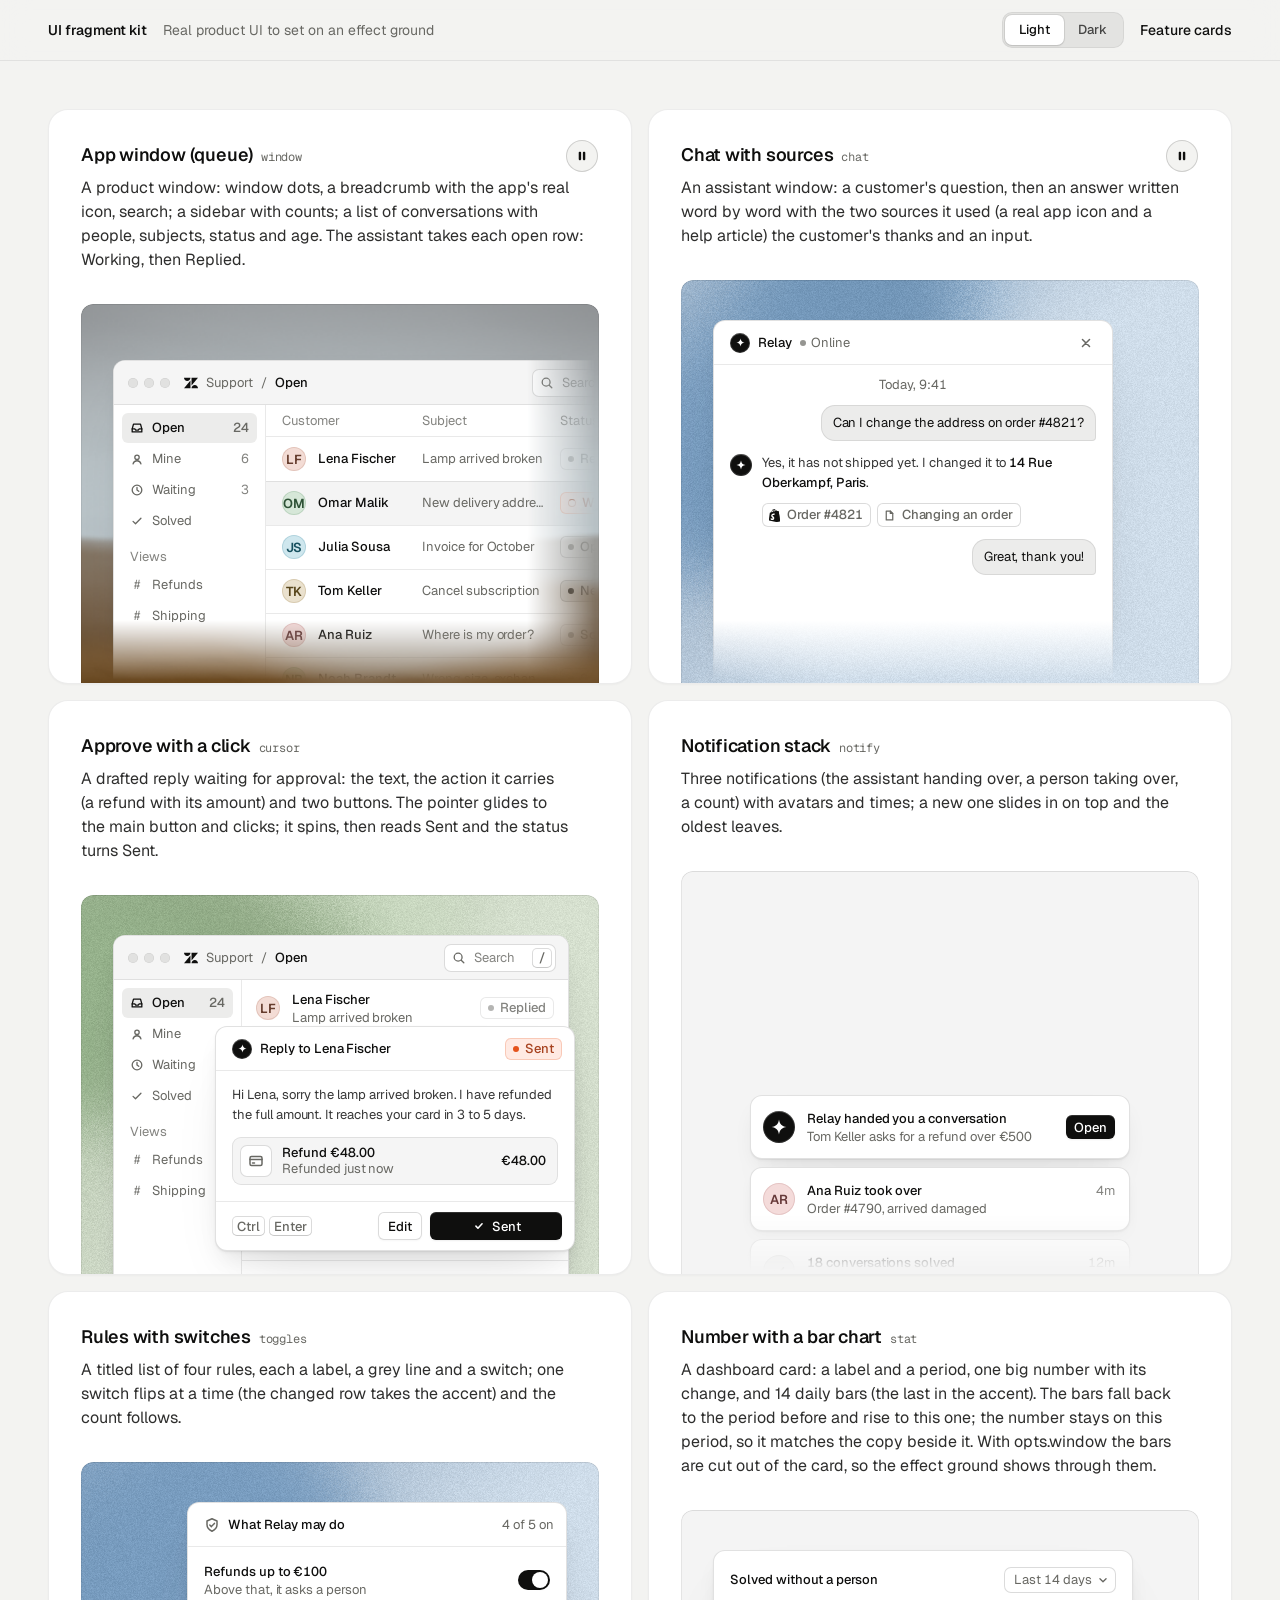
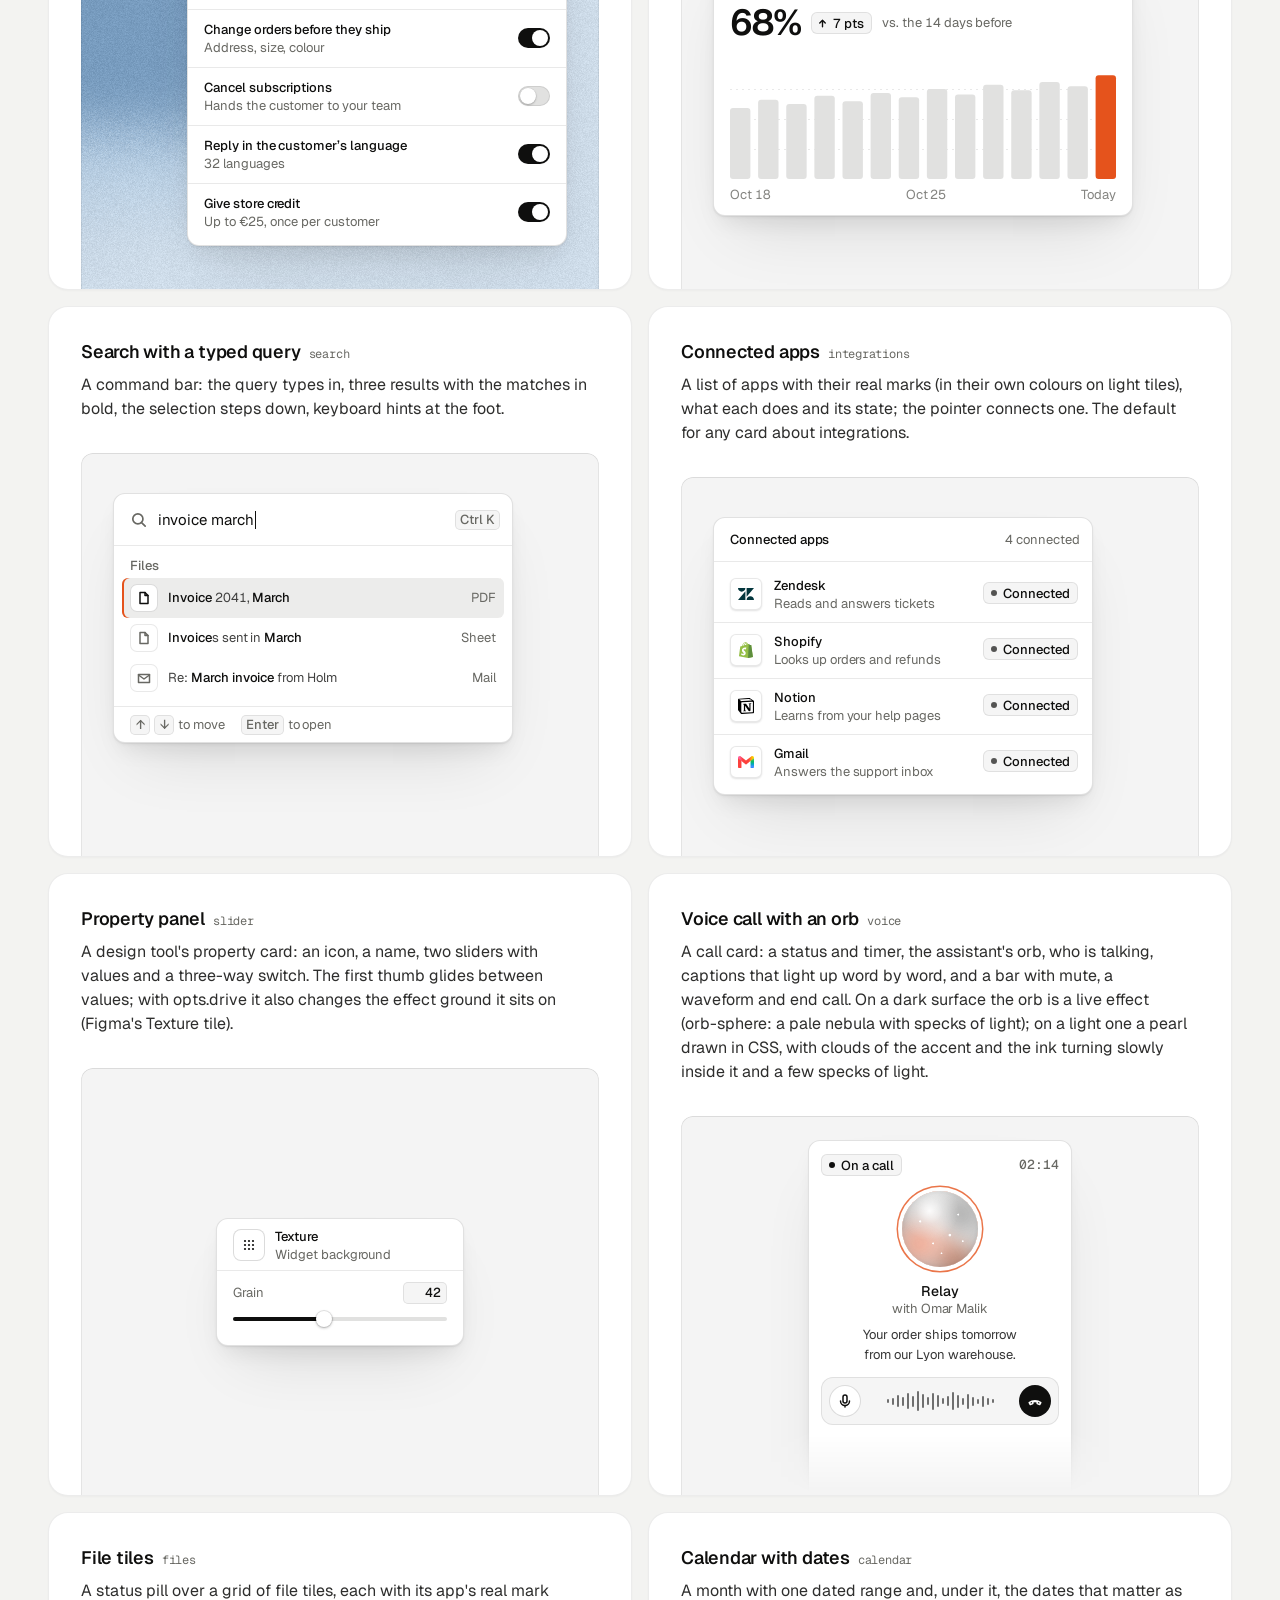
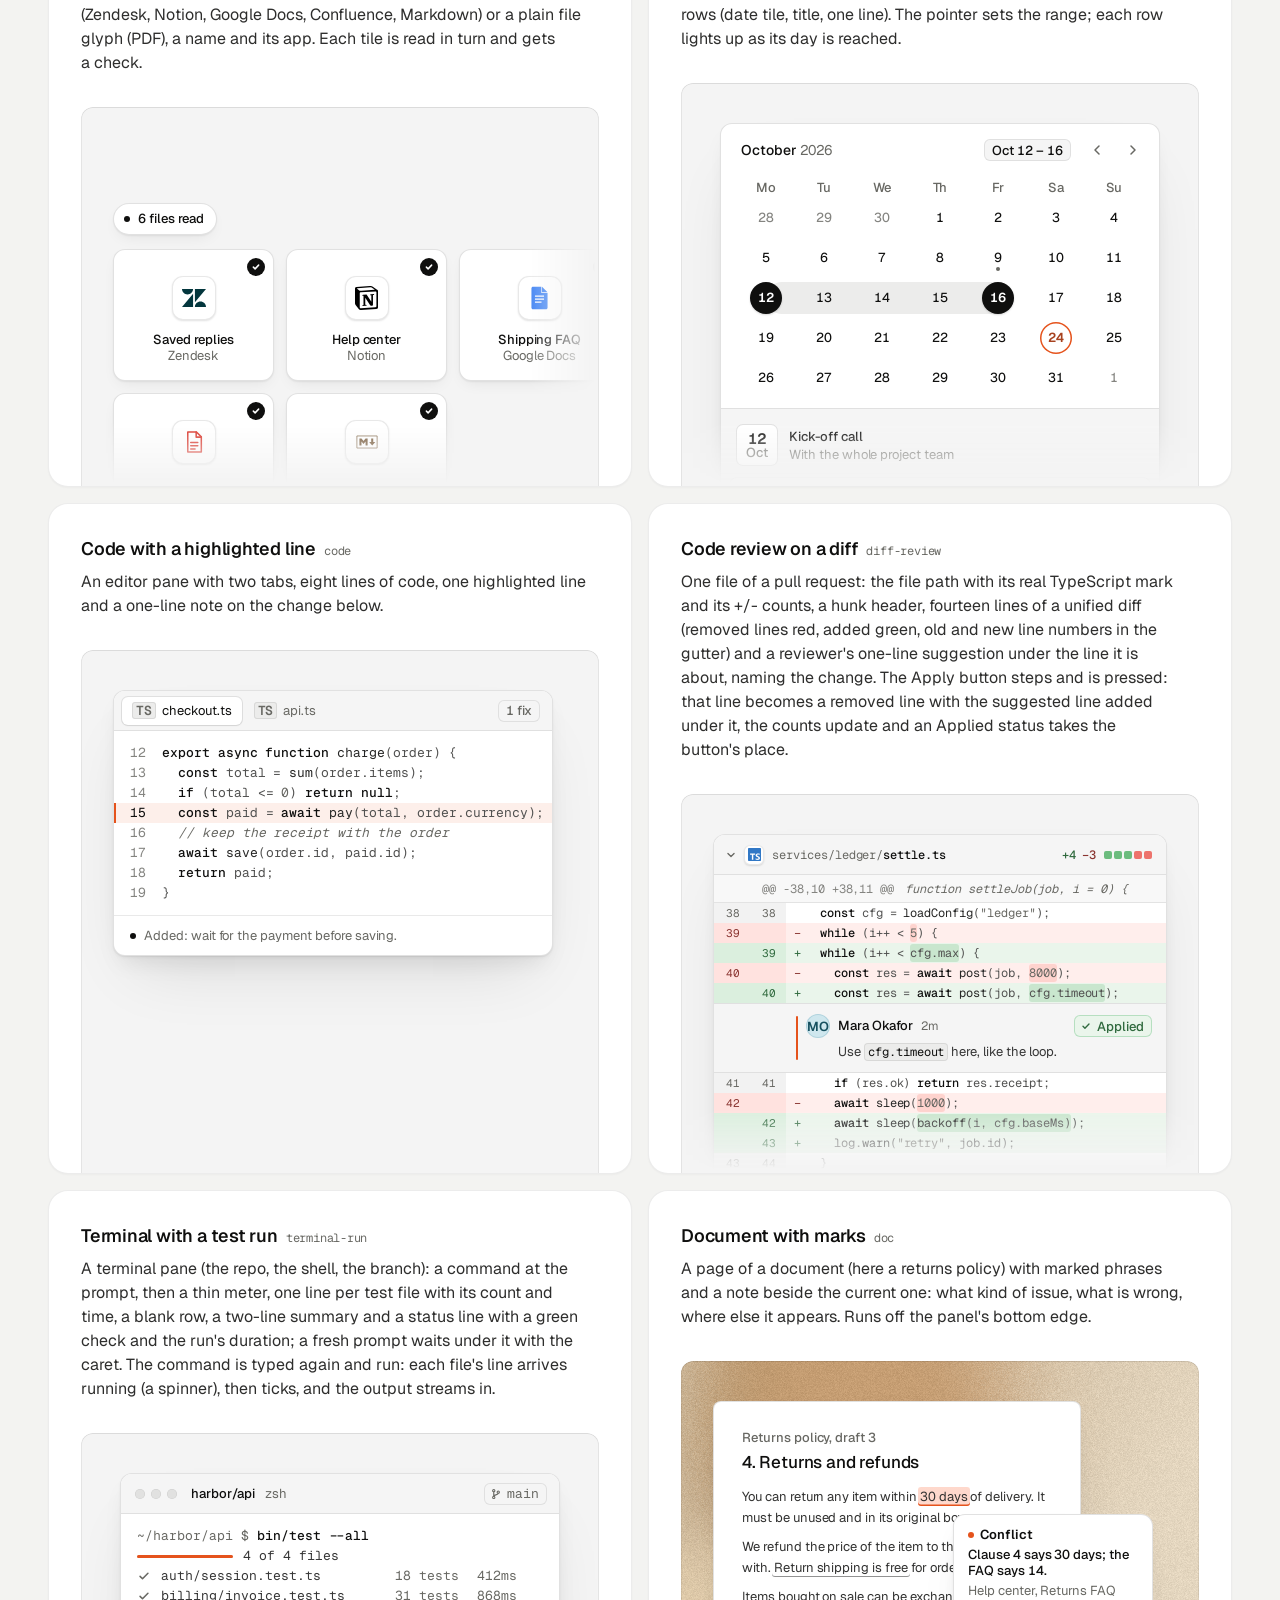
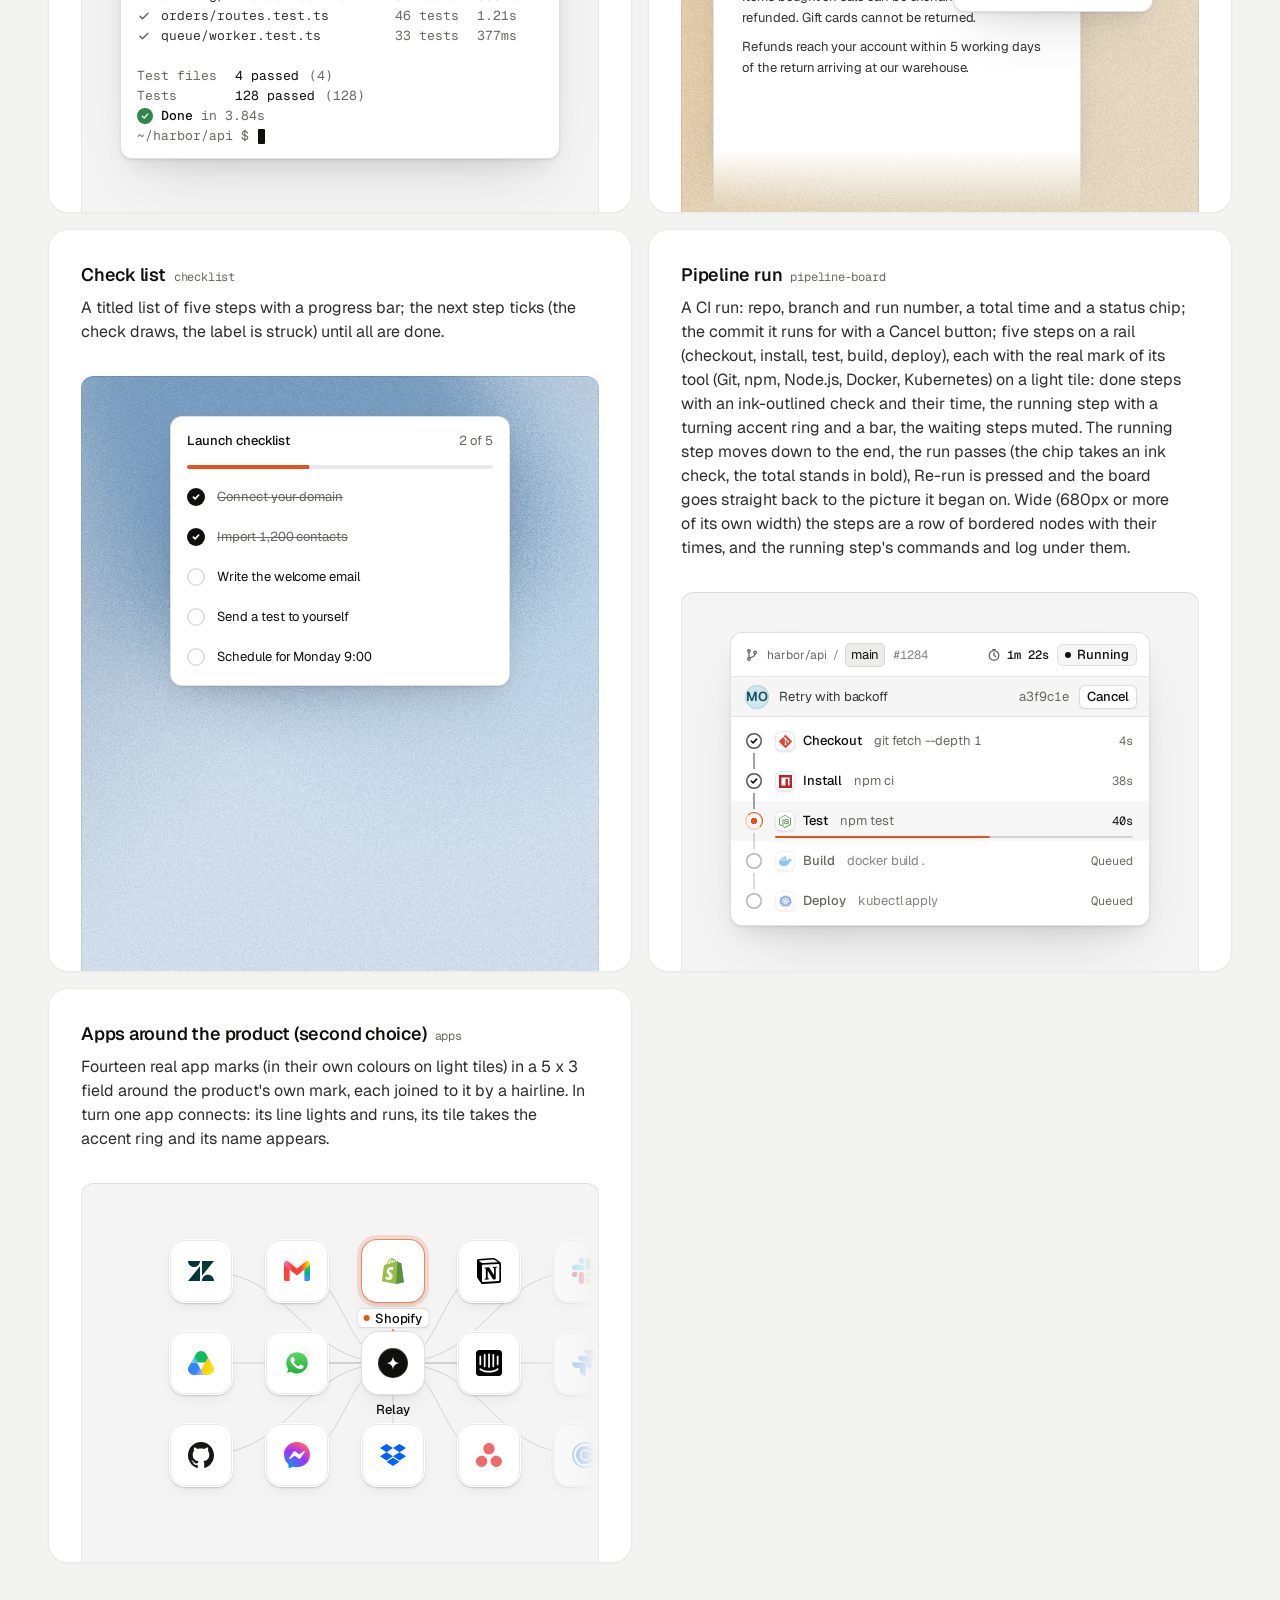
<file: assets/ui/index.html>
<!doctype html>
<html lang="en" data-theme="light">
<head>
<script>window.__tpGlMax = 16;   /* a gallery shows many live effects at once; a page of a site keeps the default 4 (fx.js) */</script>
<meta charset="utf-8">
<meta name="viewport" content="width=device-width, initial-scale=1">
<title>UI fragment kit</title>
<meta name="description" content="Nineteen pieces of real product UI from the taste-skill kit, each on an effect ground in a feature card.">
<link rel="preconnect" href="https://fonts.googleapis.com">
<link rel="preconnect" href="https://fonts.gstatic.com" crossorigin>
<link href="https://fonts.googleapis.com/css2?family=Geist:wght@300..700&family=Geist+Mono:wght@400;500&display=swap" rel="stylesheet">
<link rel="stylesheet" href="base.css">
<link rel="stylesheet" href="cards.css">
<style>
  :root { --font-text: "Geist", system-ui, sans-serif; --font-display: "Geist", system-ui, sans-serif; --font-mono: "Geist Mono", ui-monospace, monospace; }
  [data-theme="light"] { --bg: #f3f3f1; --card: #ffffff; --ink: #0f0f0e; --muted: #686863; --accent: #e5531c; --accent-ink: #ffffff; --g-bg: #e9e8e4; --g-surface: #f6f5f2; --frag: #ffffff; --warm: #c9a679; }
  [data-theme="dark"] { --bg: #070708; --card: #151517; --ink: #f2f2ef; --muted: #8f9094; --accent: #ff7a3c; --accent-ink: #120c08; --g-bg: #0e0e10; --g-surface: #1b1c1f; --frag: #1c1d20; --warm: #9c9689; }
  * { box-sizing: border-box; }
  html, body { margin: 0; }
  body { font-family: var(--font-text); background: var(--bg); color: var(--ink); -webkit-font-smoothing: antialiased; }
  .panel { --fx-bg: var(--g-bg); --fx-surface: var(--g-surface); --fx-ink: var(--ink); --fx-muted: var(--muted); --fx-accent: var(--hue, var(--warm)); --fx-accent-ink: var(--accent-ink); --calm: var(--g-bg); --p-h: 380px; }
  .top { position: sticky; top: 0; z-index: 20; background: color-mix(in oklab, var(--bg) 86%, transparent); backdrop-filter: blur(14px); -webkit-backdrop-filter: blur(14px); border-bottom: 1px solid color-mix(in oklab, var(--ink) 8%, transparent); }
  .top__in { max-width: 1232px; margin: 0 auto; padding: 0 24px; height: 60px; display: flex; align-items: center; gap: 16px; font-size: 14px; line-height: 20px; }
  .top__in strong { font-weight: 560; }
  .top__in > span { color: var(--muted); }
  .sp { flex: 1; }
  .seg { display: inline-flex; padding: 3px; border-radius: 10px; background: color-mix(in oklab, var(--ink) 6%, var(--bg)); box-shadow: inset 0 0 0 1px color-mix(in oklab, var(--ink) 6%, transparent); }
  .seg button { font: inherit; font-size: 13px; font-weight: 500; border: 0; background: none; color: color-mix(in oklab, var(--ink) 72%, var(--bg)); height: 30px; padding: 0 14px; border-radius: 7px; cursor: pointer; }
  .seg button[aria-pressed="true"] { background: var(--card); color: var(--ink); box-shadow: 0 0 0 1px color-mix(in oklab, var(--ink) 8%, transparent), 0 1px 2px rgb(0 0 0 / .1); }
  .top__in a { color: var(--ink); text-decoration: none; font-weight: 500; }
  main { max-width: 1232px; margin: 0 auto; padding: 48px 24px 96px; }
  .grid { display: grid; grid-template-columns: repeat(2, minmax(0, 1fr)); gap: 16px; }
  .card > h3 code { font: 400 12px/16px var(--font-mono); color: var(--muted); margin-left: 8px; }
  @media (max-width: 860px) { .grid { grid-template-columns: minmax(0, 1fr); } }
  @media (max-width: 600px) { main { padding: 24px 16px 64px; } .top__in { padding: 0 16px; } .top__in > span { display: none; } .panel { --p-h: 340px; } }
</style>
</head>
<body>
<header class="top">
  <div class="top__in">
    <strong>UI fragment kit</strong><span>Real product UI to set on an effect ground</span>
    <span class="sp"></span>
    <div class="seg" role="group" aria-label="Theme"><button type="button" data-mode="light" aria-pressed="true">Light</button><button type="button" data-mode="dark" aria-pressed="false">Dark</button></div>
    <a href="cards.html">Feature cards</a>
  </div>
</header>
<main><div class="grid" id="grid"></div></main>

<script type="module">
  import fx from '../effects/fx.js';
  import ui from './ui.js';
  const index = await fetch('index.json').then(r => r.json());
  // where each one sits, as its meta.json says: anchored at a corner or rising from the bottom and cut by
  // the panel's edge, or whole with 24px or more of ground round it; a fade only where an edge cuts it.
  // Only the compact slider sits in the calm middle (Figma's Texture tile); the cursor dialog is shown
  // where it belongs, over the lower-right edge of a window. [class, fade, style, opts]
  const PLACE = {
    window: ['at-corner', 'stage--fade-br', '--ay:56px'],
    chat: ['at-rise to-edge', 'stage--fade-b'],
    cursor: ['at-over', '', '--bx:24px;--by:24px'],
    notify: ['at-rise fit', 'stage--fade-b', '--ay:calc(100% - 180px);--ay-sm:calc(100% - 180px);--fit-max:380px'],
    toggles: ['at-right', ''],
    stat: ['at-corner', ''],
    search: ['at-corner', ''],
    integrations: ['at-corner', ''],
    slider: ['at-center', '', '', '{"compact":true,"drive":{"param":"grain","min":0.15,"max":0.95}}'],
    voice: ['at-rise to-edge fit', 'stage--fade-b', '--ax:max(24px, 50% - 132px);--ay:24px;--fit-max:264px'],
    files: ['at-corner wide', 'stage--fade-br', '--w:680px;--ay:96px'],
    calendar: ['at-rise fit', 'stage--fade-b', '--fit-max:440px'],
    code: ['at-corner', ''],
    'diff-review': ['at-corner fit', 'stage--fade-b', '--fit-max:480px'],
    'terminal-run': ['at-rise fit', '', '--fit-max:440px'],
    'pipeline-board': ['at-rise fit', '', '--fit-max:420px'],
    doc: ['at-corner to-edge', 'stage--fade-b'],
    checklist: ['at-rise fit', '', '--fit-max:340px'],
    apps: ['at-corner wide', 'stage--fade-br', '--w:560px;--ay:48px'],
  };
  // grounds behind UI are soft lit fields (never a line or dot pattern), on both themes: the bright
  // picture behind dark UI on the dark page, a clear step darker than white UI on the light page
  // the painting stays abstract (a mist over warm sand, level, fully soft) and shows once on the page
  const PAINT = ['painterly-landscape', { blur: 1, brush: 0.35, slope: 0, hillY: 0.3, horizon: 0.62, calm: 0.2, calmX: 0.6, calmY: 0.8, drift: 0, side: 1 }, '{"bg":"#a3b0b6","accent":"#c49a6c"}'];
  const GRAIN = ['grain-gradient', { speed: 0, grainMotion: 0, calm: 0.2, calmX: 0.5, calmY: 0.6, tint: 0.6, contrast: 0.6 }, '{"bg":"#d9ccb7","surface":"#e9e0d2","ink":"#2a2622","muted":"#6f675c","accent":"#a8794a"}'];
  const SKY = [GRAIN[0], GRAIN[1], '{"bg":"#c6d3df","surface":"#d6e0e9","ink":"#25303a","muted":"#5d6873","accent":"#3f6a92"}'];
  const SAGE = [GRAIN[0], GRAIN[1], '{"bg":"#cdd6c6","surface":"#dce3d6","ink":"#262d24","muted":"#5f6a5a","accent":"#6c8e63"}'];
  const GROUND = (m, i) => (m.name === 'slider' ? GRAIN : i === 0 ? PAINT : [GRAIN, SKY, SAGE][i % 3]);
  const q = new URLSearchParams(location.search);
  const grid = document.getElementById('grid');
  grid.innerHTML = index.fragments.map((m, i) => {
    const [at, fade, extra = '', opts = ''] = PLACE[m.name] || ['at-corner', 'stage--fade-br'];
    const [id, params, pal] = GROUND(m, i);
    const w = at === 'at-center' ? '' : ` style="--ax:32px;--ay:40px;${extra}"`;
    const o = opts ? ` data-ui-opts='${opts}'` : '';
    // the cursor is a dialog over a window's edge: the window under it holds still
    const under = m.name === 'cursor' ? `<div class="at-corner" style="--ax:32px;--ay:40px" data-ui-load="window" data-ui-opts='{"compact":true}' data-ui-still></div>` : '';
    return `<article class="card card--row"><h3>${m.title}<code>${m.name}</code></h3><p>${m.shows}</p>
      <div class="panel" data-fx="${id}" data-fx-seed="${(i + 1) * 17}" data-fx-params='${JSON.stringify(params)}' data-fx-palette='${pal}' style="--calm-k:0%">
        <div class="stage ${fade}">${under}<div class="${at}"${w}${o} data-ui-load="${m.name}"></div></div></div></article>`;
  }).join('');
  function setMode(mode) {
    document.documentElement.dataset.theme = mode;
    document.querySelectorAll('.seg button').forEach(b => b.setAttribute('aria-pressed', String(b.dataset.mode === mode)));
  }
  setMode(q.get('mode') === 'dark' ? 'dark' : 'light');
  if (q.has('t')) fx.setClock(+q.get('t'));
  // each ground is drawn once near the screen and kept as a picture (its WebGL context freed), so nineteen
  // panels need one or two contexts, not nineteen
  await Promise.all([ui.loadAll(grid), ui.grounds(grid, fx)]);
  document.documentElement.dataset.ready = '1';
  document.querySelectorAll('.seg button').forEach(b => b.addEventListener('click', async () => {
    setMode(b.dataset.mode);
    for (const el of grid.querySelectorAll('[data-ui]')) el.__ui?.repaint?.();
    await ui.grounds(grid, fx);
  }));
</script>
</body>
</html>
</file>
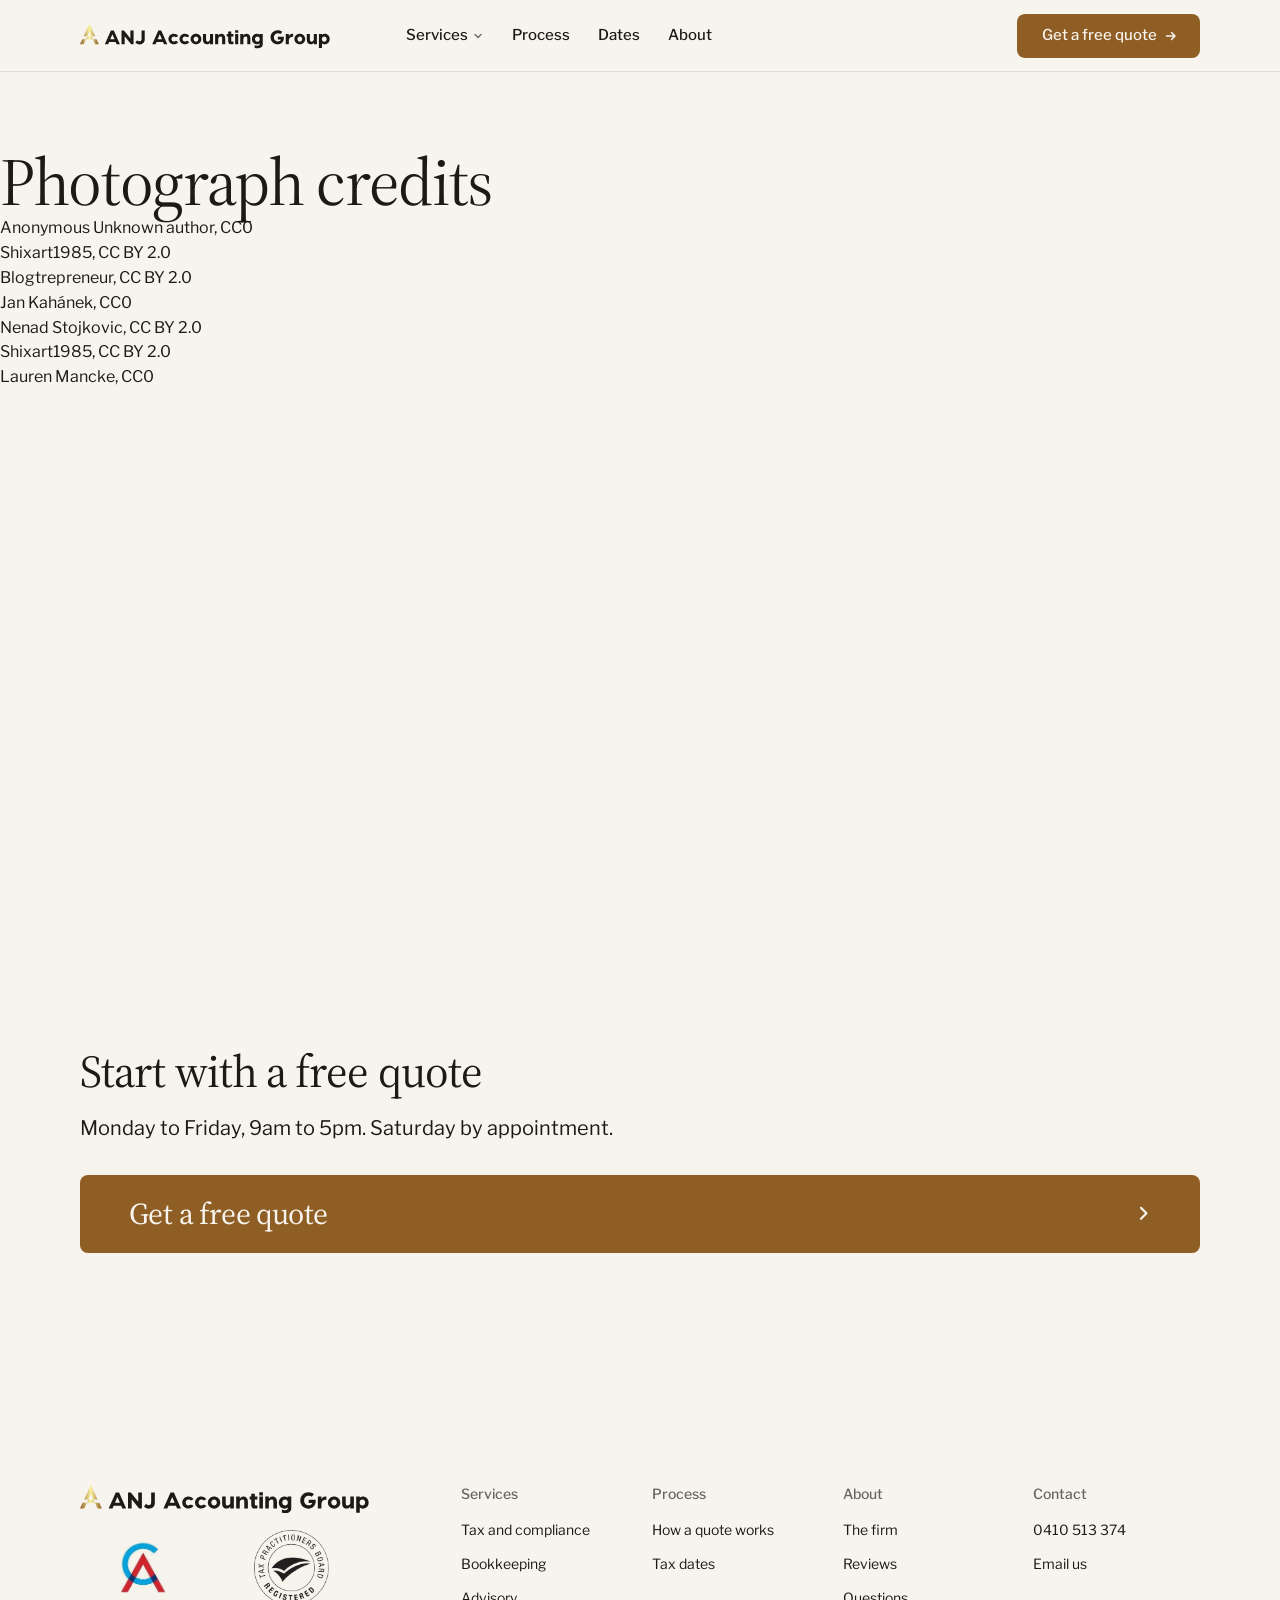
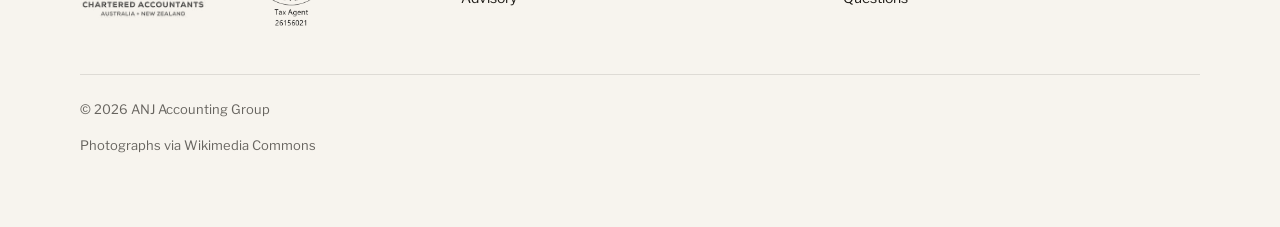
<file: credits.html>
<!doctype html>
<html lang="en-AU" data-type="service" data-radius="soft" data-buttons="arrow" data-motion>
<head>
<meta charset="utf-8">
<meta name="viewport" content="width=device-width, initial-scale=1, viewport-fit=cover">
<title>ANJ Accounting Group: photograph credits</title>
<meta name="description" content="The photographers, licences and source pages of the photographs on the ANJ Accounting Group website.">
<meta property="og:type" content="website">
<meta property="og:title" content="ANJ Accounting Group: chartered accountants for people and business">
<meta property="og:description" content="Tax returns, BAS, bookkeeping, payroll and business setup. Ask for a free quote.">
<meta property="og:image" content="share.jpg">
<meta name="twitter:card" content="summary_large_image">
<link rel="icon" href="favicon.svg" type="image/svg+xml">
<meta name="theme-color" content="#f7f4ee">
<!-- <link rel="canonical" href="https://anjaccountinggroup.com.au/"> : switch on when the new site goes live on the domain -->
<meta name="site-kind" content="other">
<meta name="page-type" content="service">
<link rel="preconnect" href="https://fonts.googleapis.com">
<link rel="preconnect" href="https://fonts.gstatic.com" crossorigin>
<link href="https://fonts.googleapis.com/css2?family=Source+Serif+4:opsz,wght@8..60,400..700&family=Libre+Franklin:wght@400..600&display=swap" rel="stylesheet">
<link rel="stylesheet" href="assets/system.css">
<link rel="stylesheet" href="assets/ui/cards.css">
<link rel="stylesheet" href="assets/motion/motion.css">
<link rel="stylesheet" href="assets/layout/layout.css">
<style>
:root {
  --p-bg: #f7f4ee; --p-surface: #eee7db; --p-ink: #1d1a16; --p-muted: #67645f;
  --p-accent: #8f5e25; --p-accent-ink: #f7f4ee; --p-action: #8f5e25; --p-action-ink: #f7f4ee;
  --p-inv-bg: #1d1a16; --p-inv-surface: #292622; --p-inv-ink: #f7f4ee; --p-inv-muted: #9c9993;
  --p-inv-accent: #8f5e25; --p-inv-accent-ink: #f7f4ee; --p-inv-action: #8f5e25; --p-inv-action-ink: #f7f4ee;
  --font-display: "Source Serif 4", Georgia, serif;
  --font-text: "Libre Franklin", system-ui, sans-serif;
  --display-weight: 400;
  --display-tracking: -0.02em;
  --display-tracking-xl: -0.026em;
}
</style>
<script>document.documentElement.classList.add('m-enter');setTimeout(()=>document.documentElement.classList.add('m-enter-done'),700)</script>
<script>document.documentElement.classList.add('mo-js');setTimeout(()=>document.documentElement.classList.add('mo-safe'),2500)</script>
<link rel="modulepreload" href="assets/moments/moments.js">
<link rel="modulepreload" href="assets/moments/lib.js">
<link rel="modulepreload" href="assets/moments/pinned-chapters/moment.js">
<link rel="modulepreload" href="assets/moments/picture-develops/moment.js">
<!-- page CSS: inside visuals only -->
<style>
  .nav__logo img { height: 26px; }
  .footer .nav__logo img { height: 30px; }
  .rows .rows__name small { display: block; font-weight: 400; color: var(--muted); font-size: var(--t-small); }
  .svc__photo { position: relative; overflow: hidden; border-radius: var(--r-lg); height: min(640px, var(--ly-fit, 640px)); background: var(--surface); }
  .svc__photo img { position: absolute; inset: 0; width: 100%; height: 100%; object-fit: cover; object-position: 38% 60%; }
  .develop { margin: 0; border-radius: var(--r-lg); overflow: hidden; height: min(560px, var(--ly-fit, 560px)); }
  .develop > img { display: block; width: 100%; height: 100%; object-fit: cover; }
  .creds { display: grid; gap: var(--s-5); margin: var(--s-7) 0 0; padding: 0; list-style: none; }
  .creds li { display: flex; align-items: center; gap: var(--s-5); }
  .creds .cred__logo { flex: none; width: 112px; height: 76px; border-radius: var(--r-md); background: #fff; display: grid; place-items: center; overflow: hidden; }
  .creds .cred__logo img { width: 100%; height: 100%; object-fit: contain; }
  .creds .cred__mark { flex: none; width: 112px; height: 76px; border-radius: var(--r-md); background: var(--surface); display: grid; place-items: center; }
  .creds .cred__mark img { width: 56px; height: auto; }
  .side__photo { position: relative; overflow: hidden; border-radius: var(--r-lg); aspect-ratio: 3 / 2; margin-top: var(--s-7); background: var(--surface); }
  .side__photo img { position: absolute; inset: 0; width: 100%; height: 100%; object-fit: cover; }
  .quote__form { background: var(--g-alt, var(--surface)); border-radius: var(--r-lg); padding: var(--s-7); }
  .footer__col a[href^="mailto:"], .footer__col a[href^="tel:"] { overflow-wrap: anywhere; }
  .group-label { margin: var(--s-6) 0 var(--s-3); font-weight: 500; }
  .svc-cols .group-label { margin-top: 0; }
  .review { display: flex; flex-direction: column; gap: var(--s-4); }
  .review blockquote { margin: 0; font: 400 var(--t-body)/1.65 var(--font-text); color: var(--ink); flex: 1 1 auto; }
    .stars { display: flex; gap: 2px; color: var(--accent); }
  .stars svg { width: 18px; height: 18px; }
  .rating-line { display: inline-flex; align-items: center; gap: var(--s-3); }
  .rating-line img { width: 24px; height: 24px; }
  @media (max-width: 1023px) {
    .svc__photo { height: auto; aspect-ratio: 4 / 3; margin-top: var(--s-7); }
    .develop { height: auto; aspect-ratio: 16 / 9; margin-top: var(--s-7); }
    .quote__form { margin-top: var(--s-7); background: none; padding: 0; border-radius: 0; }
  }
  /* the tablet stacks these splits past one screen: two screens there */
  @media (min-width: 640px) and (max-width: 1023px) {
    #services, #dates, #quote { --h: 2; }
    /* two screens as two groups, as .g2 does: the words and photograph on the first, the list or form on the second */
    #dates > .wrap, #quote > .wrap { display: grid; grid-template-columns: minmax(0, 1fr); grid-template-rows: minmax(0, 1fr) minmax(0, 1fr); row-gap: calc(var(--padt) + var(--padb) + var(--bar)); }
    #dates > .wrap > *, #quote > .wrap > * { grid-column: 1; min-height: 0; align-self: start; }
    .side__photo { aspect-ratio: 4 / 3; }
    #quote .quote__form { margin-top: 0; }
    #how:not(.is-live) .mo-pc__visual > img { max-height: 20svh; }
    /* the three service lists and the three reviews stay side by side, so each section stays one screen */
    #business .svc-cols { grid-template-columns: repeat(2, minmax(0, 1fr)); }
    #business .rows > li { padding-block: var(--s-6); }
    #reviews .rv-row { grid-template-columns: repeat(3, minmax(0, 1fr)); }
    #business .svc-cols > *, #reviews .rv-row > * { grid-column: auto; }
    #reviews .review blockquote { font-size: var(--t-small); }
  }
  @media (max-width: 639px) {
    /* the Sydney skyline sits low in its frame: a shorter phone crop keeps both hero buttons on the first screen */
    .hero--photo { --photo: 30svh; }
    .nav__logo img { height: 19px; }
    .creds .cred__logo, .creds .cred__mark { width: 88px; height: 60px; }
    #how:not(.is-live) { height: calc(2 * 100lvh); }
  }
  /* the footer: the two credential logos under the ANJ logo in place of a line of words; multiply blends
     their white backgrounds into the footer ground */
  .footer ul.footer__creds { list-style: none; margin: var(--s-2) 0 0; padding: 0; display: flex; align-items: center; gap: var(--s-7); }
  .footer__creds img { display: block; width: auto; height: 80px; mix-blend-mode: multiply; }
  .footer__creds li:last-child img { height: 96px; }
</style>
</head>
<body>
<!-- type: service (an accounting firm: people are hired)
     deal: hero photo (was split; a full-bleed Sydney photograph on the client's request), nav nav-mega, close close-type, footer footer-columns, rhythm space, buttons arrow,
           mark: the client's own logo (in place of the dealt arc), palette: the client's logo gold through start.mjs brand,
           type source-serif (the client's pick of the three dealt pairings; all three fail the hero-lines stress at 1440, waived) -->
<!--
     moments: pinned-chapters (#how), picture-develops (#about photograph) -->
<header class="nav">
  <div class="wrap nav__bar">
    <a class="skip-link" href="#top">Skip to content</a>
    <a class="nav__logo" href="#top"><img src="assets/brand/anj-logo-horizontal.svg" alt="ANJ Accounting Group" width="254" height="26"></a>
    <nav class="nav__links" aria-label="Main">
      <div class="nav__item">
        <a class="nav__link" href="#services">Services <svg class="chev" viewBox="0 0 12 12" aria-hidden="true"><path d="M3 4.5l3 3 3-3" fill="none" stroke="currentColor" stroke-width="1.5" stroke-linecap="round" stroke-linejoin="round"/></svg></a>
        <div class="nav__menu">
          <div class="wrap grid">
            <div class="menu-col span-3">
              <p class="t-label">Compliance</p>
              <a href="#services">Tax returns<span>Personal, company and trust</span></a>
              <a href="#services">BAS and GST<span>Quarterly or monthly</span></a>
              <a href="#services">Superannuation<span>Contributions lodged on time</span></a>
            </div>
            <div class="menu-col span-3">
              <p class="t-label">Management</p>
              <a href="#business">Bookkeeping<span>Day-to-day transactions</span></a>
              <a href="#business">Payroll<span>Pay runs by our staff</span></a>
              <a href="#business">Financial reporting<span>Statements prepared for you</span></a>
            </div>
            <div class="menu-col span-3">
              <p class="t-label">Advice and setup</p>
              <a href="#business">Tax planning<span>For any business situation</span></a>
              <a href="#business">Business restructuring<span>Change how you trade</span></a>
              <a href="#business">Cloud accounting<span>Which software suits you</span></a>
            </div>
            <a class="menu-card span-3" href="#dates">
              <div class="panel"><img class="frame__img" src="assets/img/photo-f61684735-500.jpg" alt="A desk with a calculator, an open notebook and a laptop in window light" width="500" height="376"></div>
              <span class="t-card">Tax dates</span>
              <span class="t-small muted">Every due date in the year</span>
            </a>
          </div>
        </div>
      </div>
      <div class="nav__item"><a class="nav__link" href="#how">Process</a></div>
      <div class="nav__item"><a class="nav__link" href="#dates">Dates</a></div>
      <div class="nav__item"><a class="nav__link" href="#about">About</a></div>
    </nav>
    <div class="nav__actions">
      <a class="btn btn--primary" href="#quote">Get a free quote</a>
    </div>
    <button class="nav__toggle" type="button" aria-expanded="false" aria-label="Menu"><svg width="18" height="18" viewBox="0 0 18 18" aria-hidden="true"><path d="M2 5h14M2 13h14" stroke="currentColor" stroke-width="1.6" stroke-linecap="round"/></svg></button>
  </div>
</header>

<main id="top">
  <p><a class="link" href="index.html">ANJ Accounting Group</a></p>
  <section class="credits-list" id="credits" aria-labelledby="credits-h">
    <h1 id="credits-h">Photograph credits</h1>
    <ul>
      <li><a href="https://commons.wikimedia.org/wiki/File:Desktop_with_laptop_and_calculator_(Unsplash).jpg">Anonymous Unknown author</a>, <a href="http://creativecommons.org/publicdomain/zero/1.0/deed.en">CC0</a></li>
      <li><a href="https://commons.wikimedia.org/wiki/File:Person_writing_in_a_notebook_while_sitting_at_a_desk.jpg">Shixart1985</a>, <a href="https://creativecommons.org/licenses/by/2.0">CC BY 2.0</a></li>
      <li><a href="https://commons.wikimedia.org/wiki/File:Legal_Contract_%26_Signature_-_Warm_Tones.jpg">Blogtrepreneur</a>, <a href="https://creativecommons.org/licenses/by/2.0">CC BY 2.0</a></li>
      <li><a href="https://commons.wikimedia.org/wiki/File:Tabel_day_1_(Unsplash).jpg">Jan Kahánek</a>, <a href="https://creativecommons.org/publicdomain/zero/1.0/">CC0</a></li>
      <li><a href="https://commons.wikimedia.org/wiki/File:Close-up_of_stacked_books._(51539890528).jpg">Nenad Stojkovic</a>, <a href="https://creativecommons.org/licenses/by/2.0/">CC BY 2.0</a></li>
      <li><a href="https://commons.wikimedia.org/wiki/File:Working_on_a_planning_session_with_stationery_items,_notebook,_and_colorful_pencils_on_a_wooden_desk.jpg">Shixart1985</a>, <a href="https://creativecommons.org/licenses/by/2.0">CC BY 2.0</a></li>
      <li><a href="https://commons.wikimedia.org/wiki/File:Laptop_and_coffee_on_a_desk.jpg">Lauren Mancke</a>, <a href="http://creativecommons.org/publicdomain/zero/1.0/deed.en">CC0</a></li>
    </ul>
  </section>
</main>

<footer class="footer closing" id="contact" aria-labelledby="close-h">
  <div class="wrap">
    <div class="closing__cta close--type">
      <div class="section-head">
        <h2 id="close-h">Start with a free quote</h2>
        <p>Monday to Friday, 9am to 5pm. Saturday by appointment.</p>
      </div>
      <a class="btn btn--primary btn--xl btn--wide" href="#quote">Get a free quote<svg class="m-arrow" viewBox="0 0 12 12" aria-hidden="true"><path class="m-arrow__stem" d="M1 6h8"/><path class="m-arrow__head" d="M4.5 2.5 8 6l-3.5 3.5"/></svg></a>
    </div>
    <div class="closing__links">
      <div class="grid">
        <div class="span-4 stack-4">
          <a class="nav__logo" href="#top"><img src="assets/brand/anj-logo-horizontal.svg" alt="ANJ Accounting Group" width="254" height="26"></a>
          <ul class="footer__creds">
            <li><img src="assets/brand/caanz.png" alt="Chartered Accountants Australia and New Zealand: Chartered Accountants on the team" width="272" height="173" loading="lazy"></li>
            <li><img src="assets/brand/tpb-registered-tax-agent.png" alt="Registered with the Tax Practitioners Board as a tax agent firm, tax agent number 26156021" width="234" height="298" loading="lazy"></li>
          </ul>
        </div>
        <div class="span-2 footer__col"><h3>Services</h3><ul><li><a href="#services">Tax and compliance</a></li><li><a href="#business">Bookkeeping</a></li><li><a href="#business">Advisory</a></li></ul></div>
        <div class="span-2 footer__col"><h3>Process</h3><ul><li><a href="#how">How a quote works</a></li><li><a href="#dates">Tax dates</a></li></ul></div>
        <div class="span-2 footer__col"><h3>About</h3><ul><li><a href="#about">The firm</a></li><li><a href="#reviews">Reviews</a></li><li><a href="#faq">Questions</a></li></ul></div>
        <div class="span-2 footer__col"><h3>Contact</h3><ul><li><a href="tel:+61410513374">0410 513 374</a></li><li><a href="mailto:accounts@anjaccountinggroup.com.au">Email us</a></li></ul></div>
      </div>
      <div class="footer__legal">
        <span>&copy; 2026 ANJ Accounting Group</span>
        <div class="socials"></div>
        <a class="credits" href="credits.html">Photographs via Wikimedia Commons</a>
      </div>
    </div>
  </div>
</footer>

<nav class="actionbar" aria-label="Quick actions">
  <a class="btn btn--primary" href="#quote">Get a free quote</a>
</nav>

<script type="module" src="assets/system.js"></script>
<script type="module" src="assets/motion/motion.js"></script>
<script type="module" src="assets/layout/layout.js"></script>
</body>
</html>
</file>
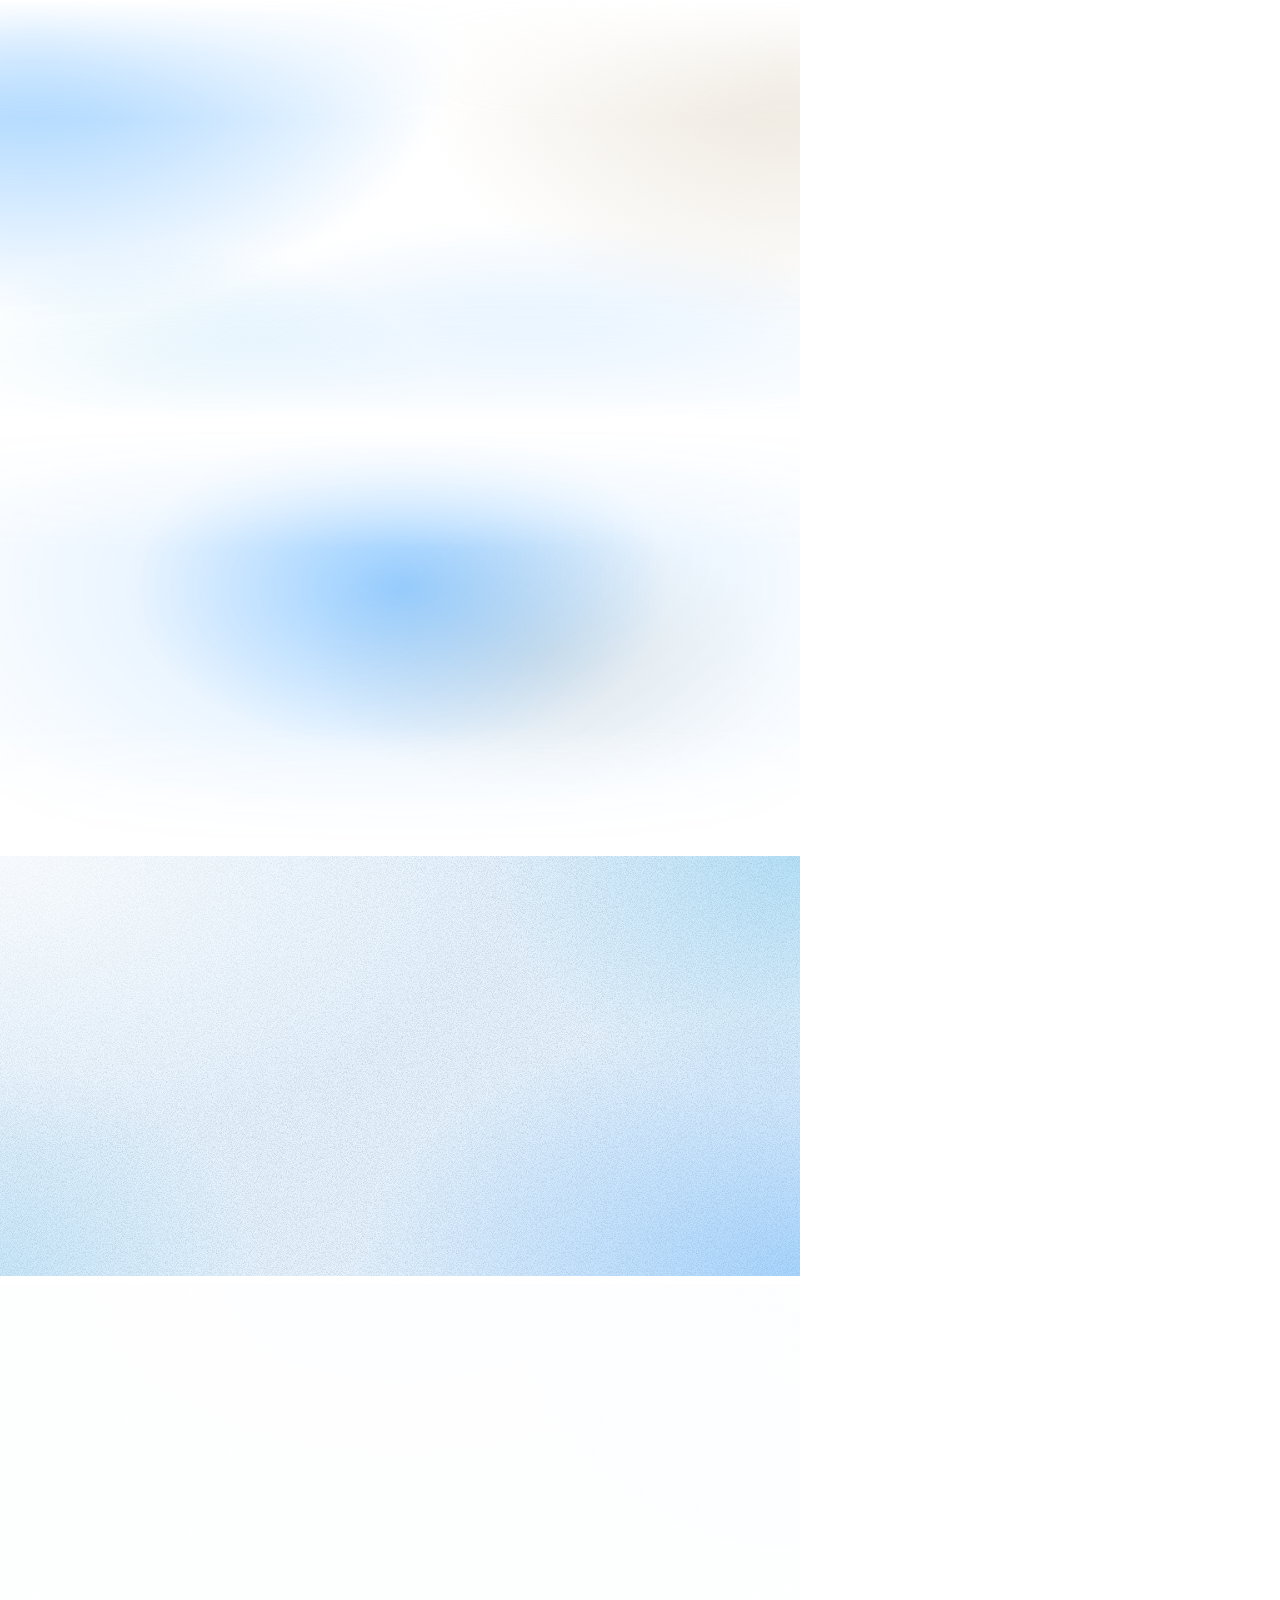
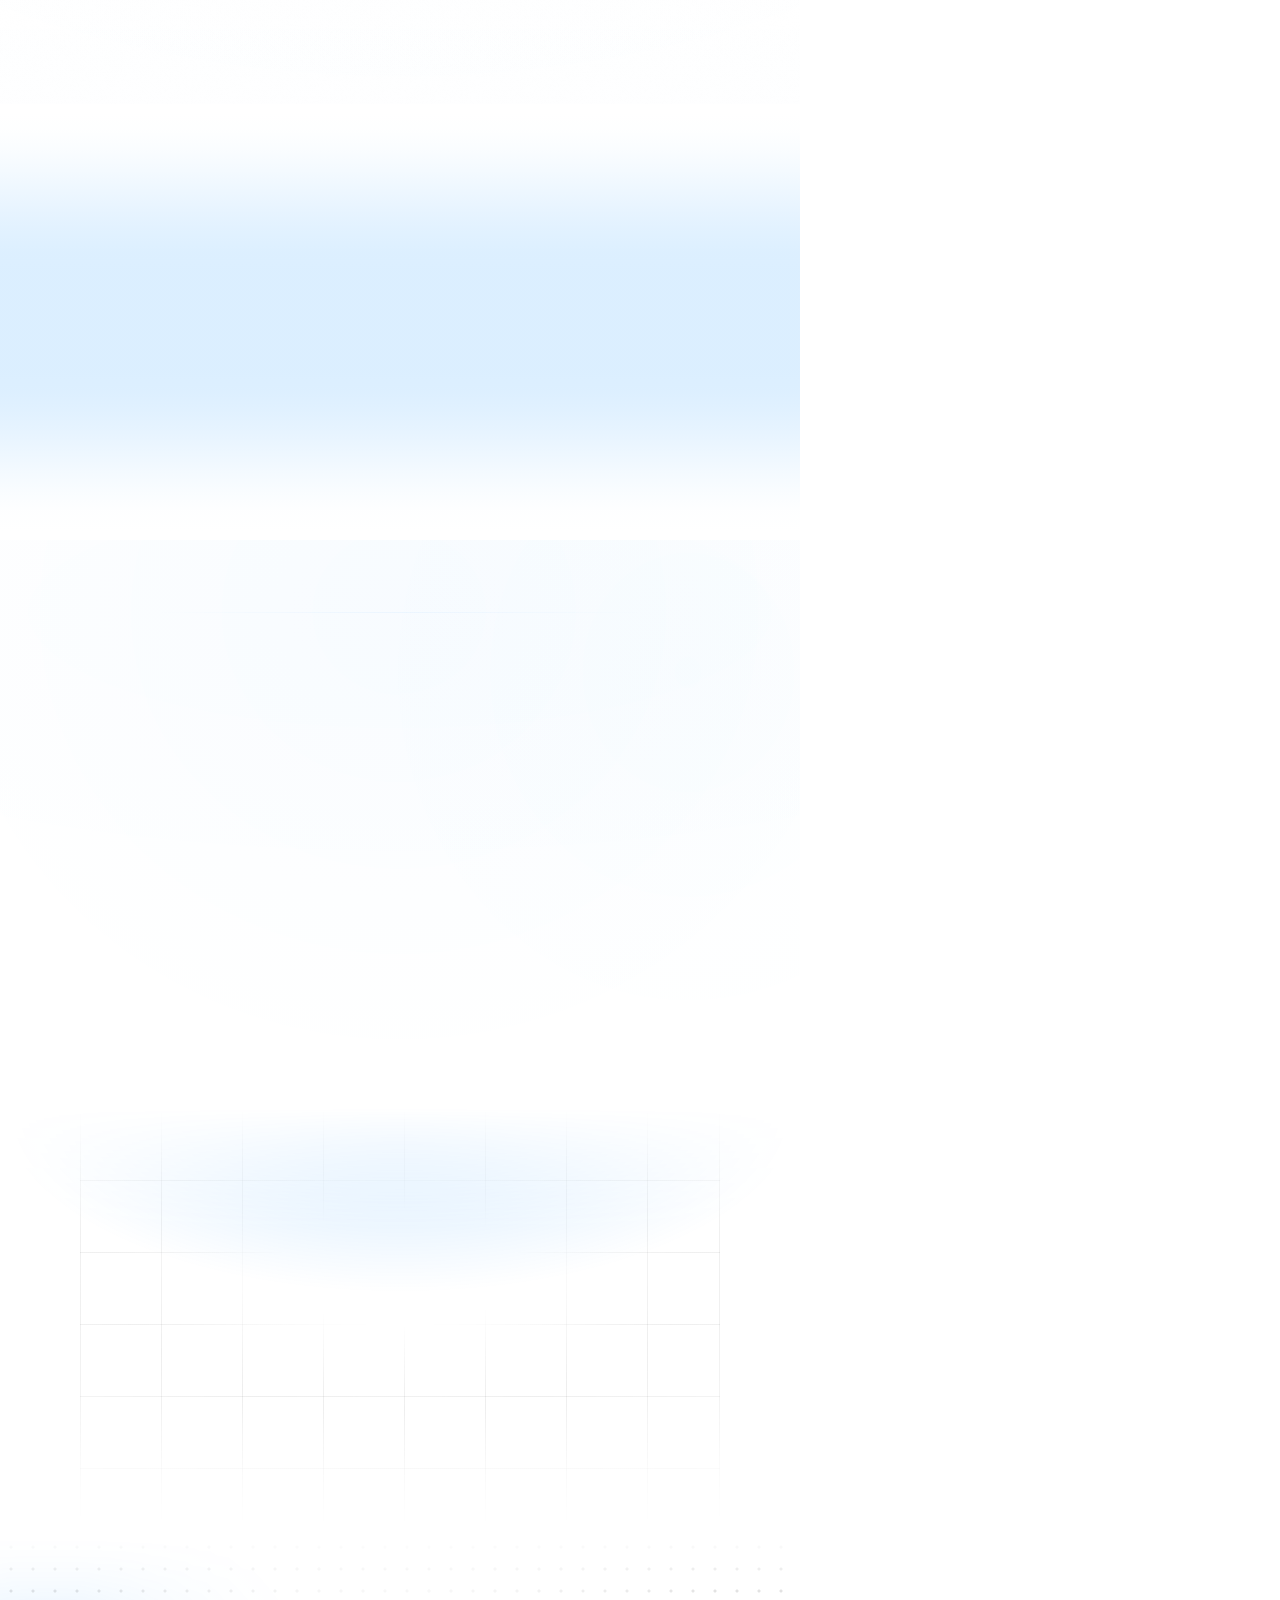
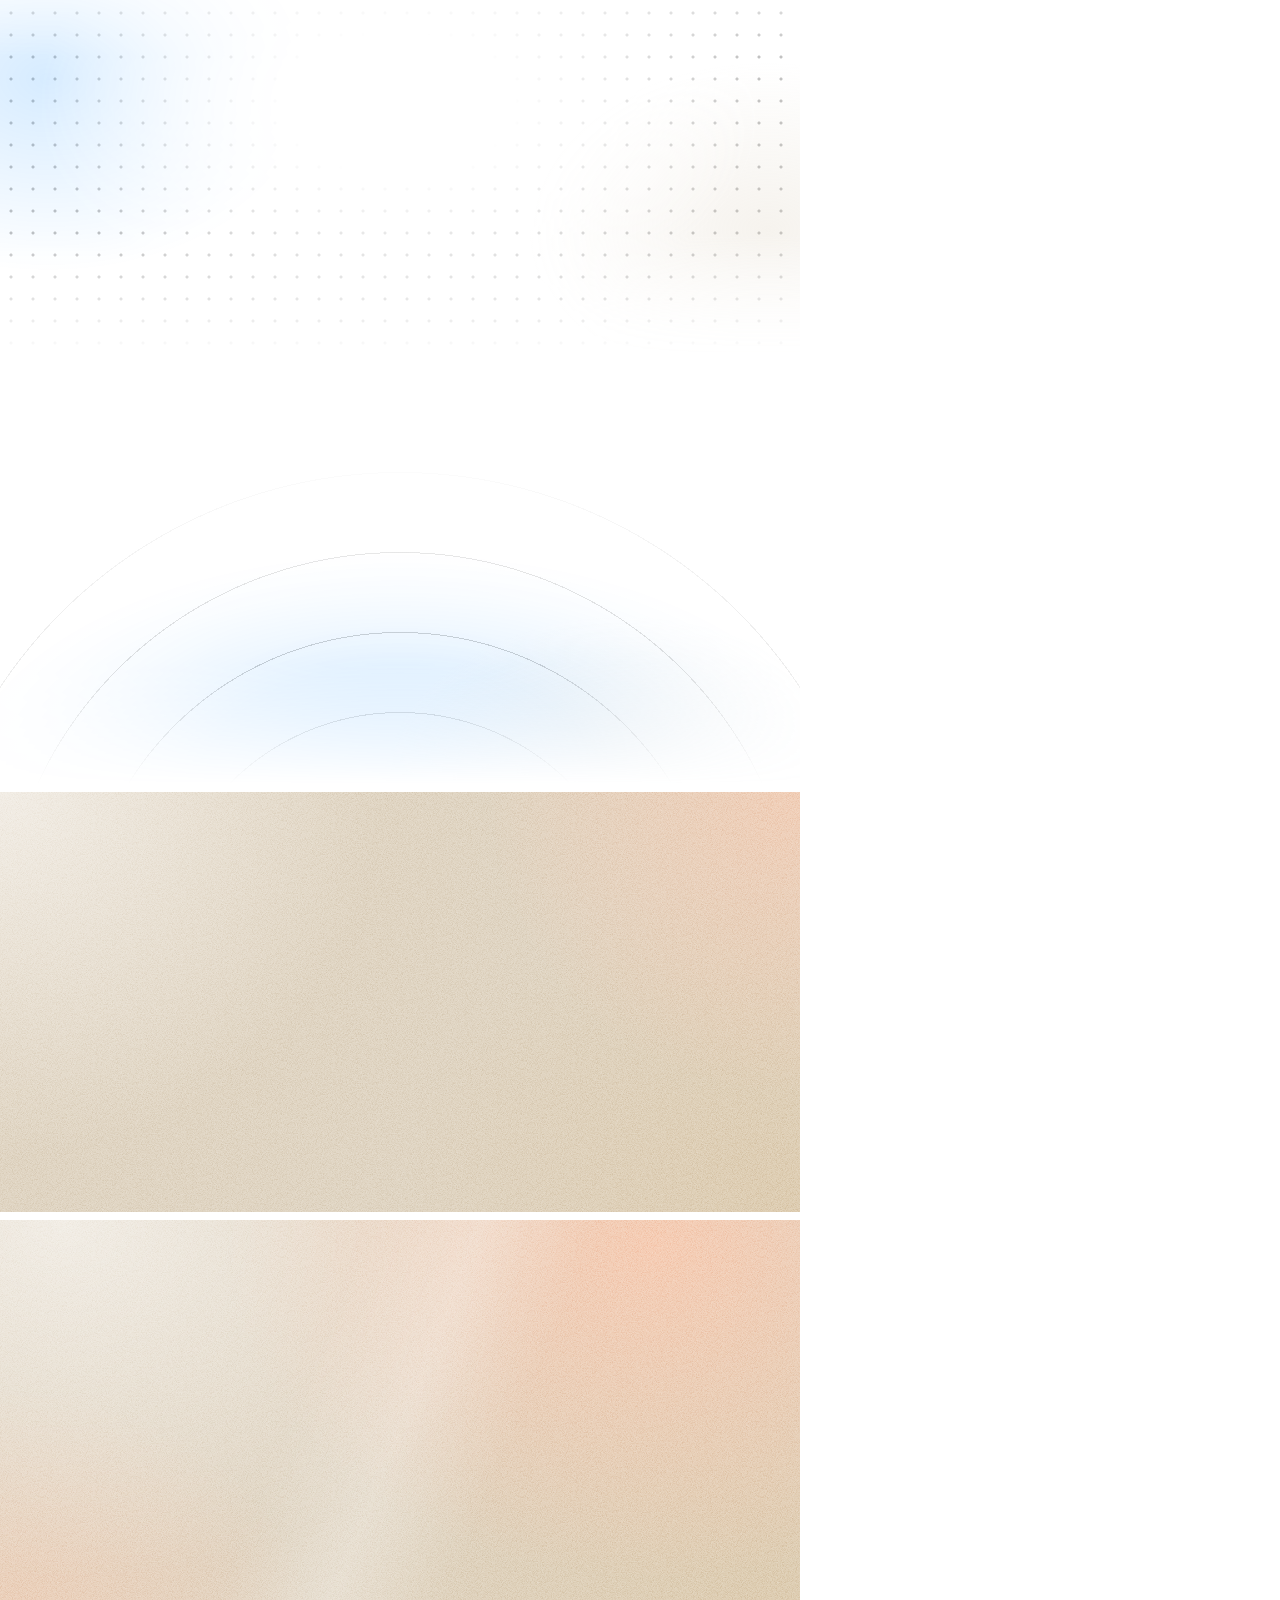
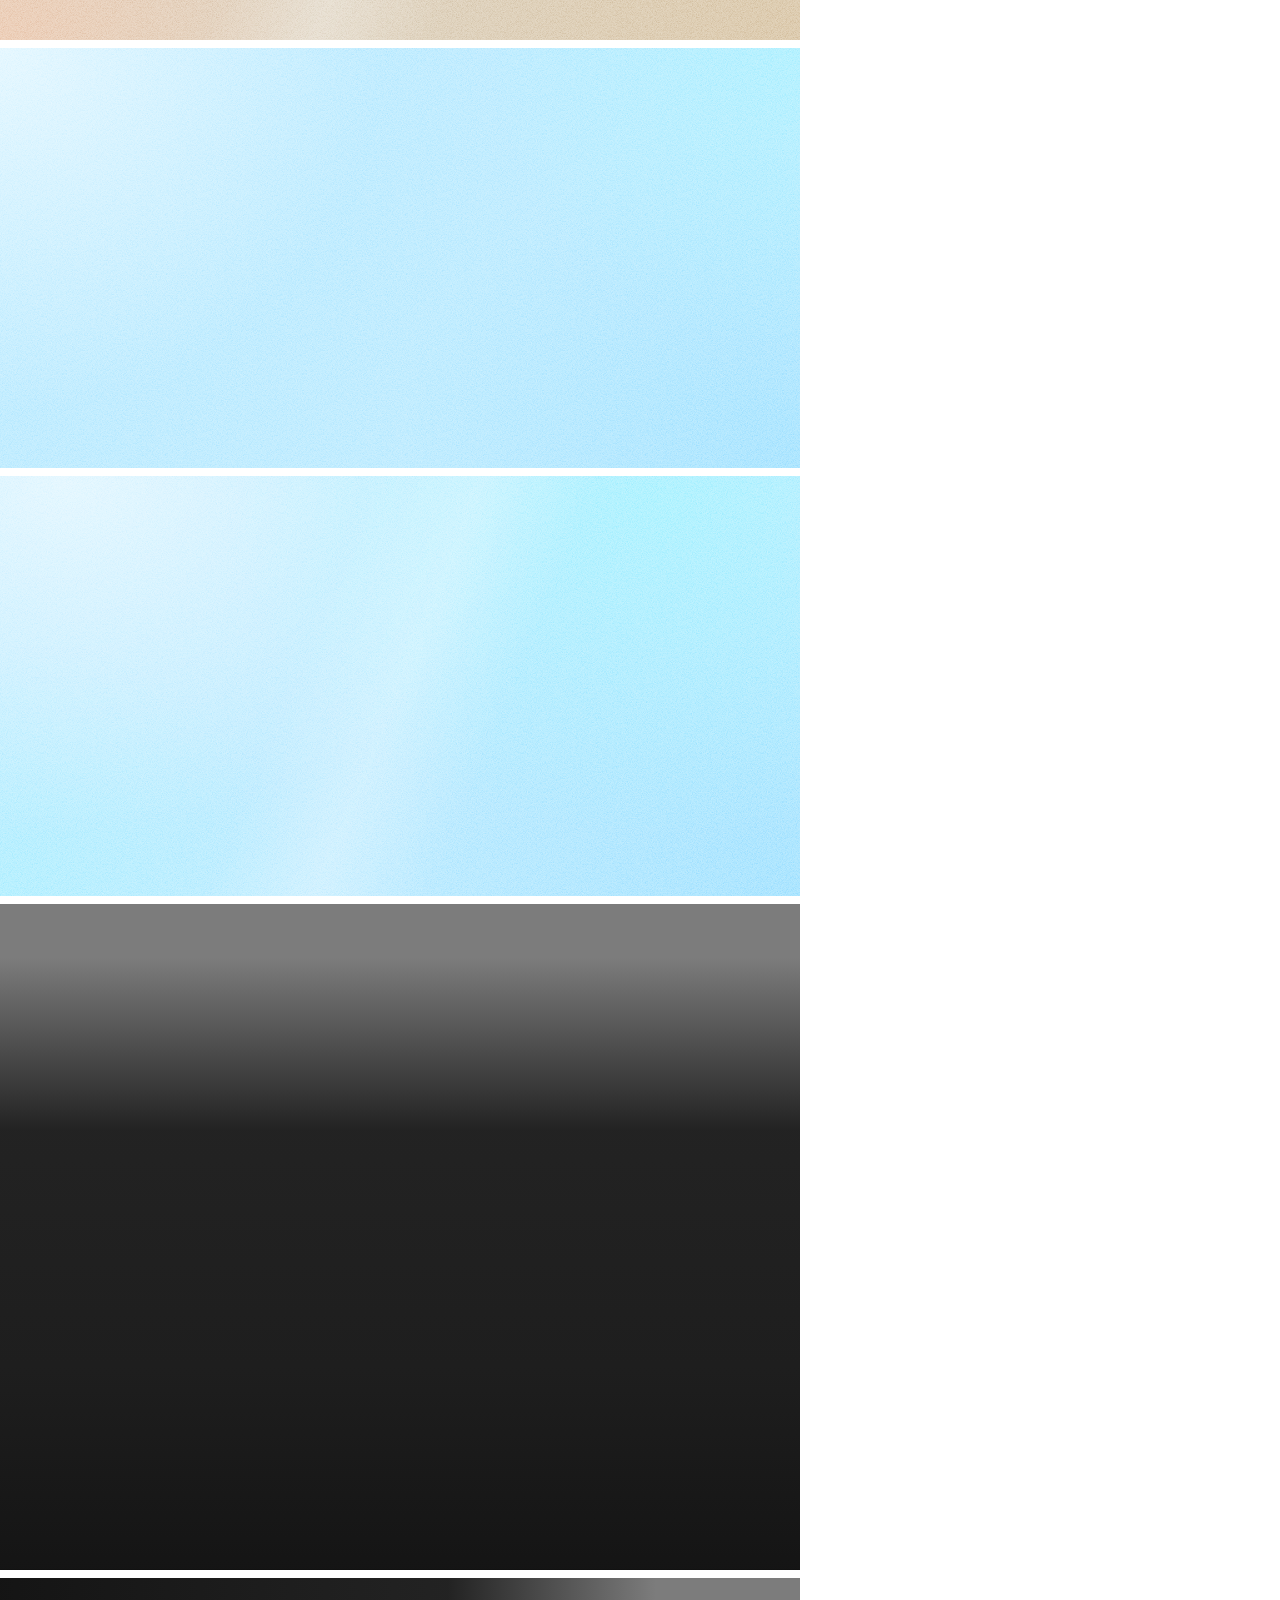
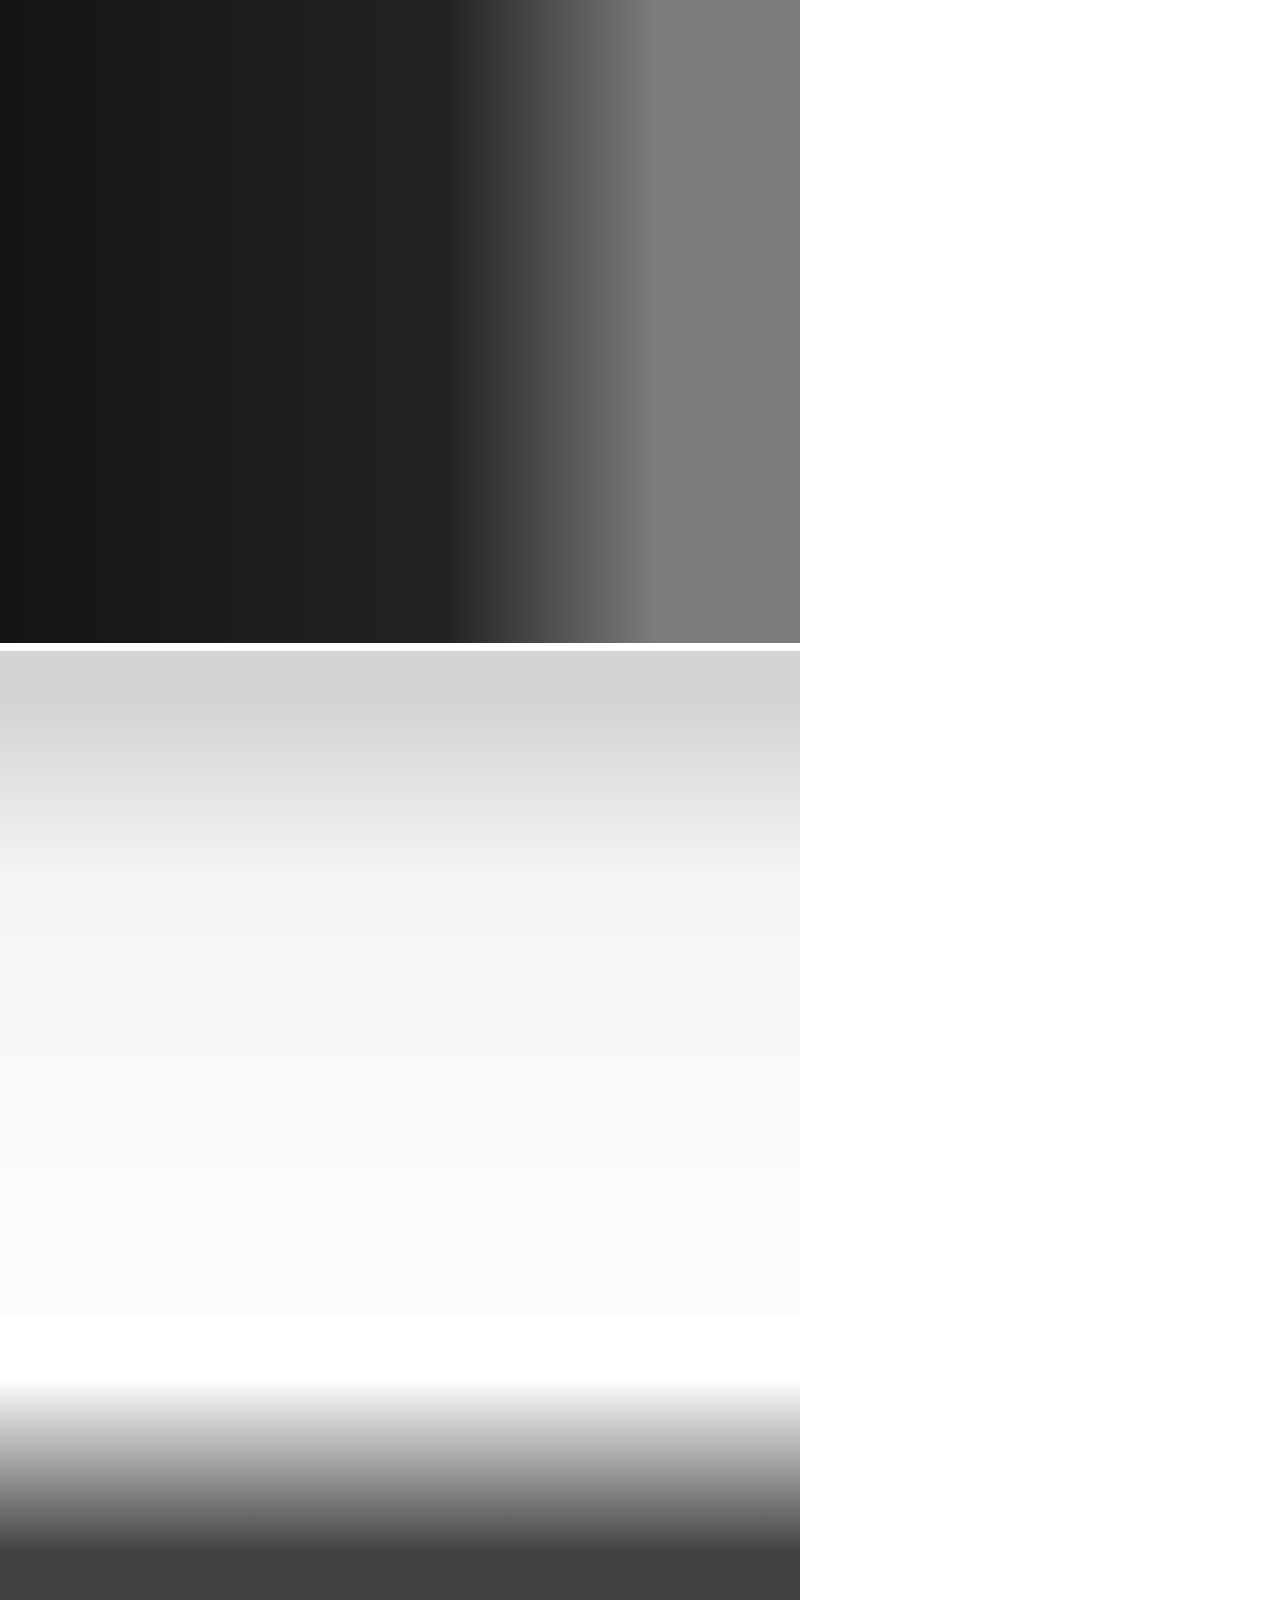
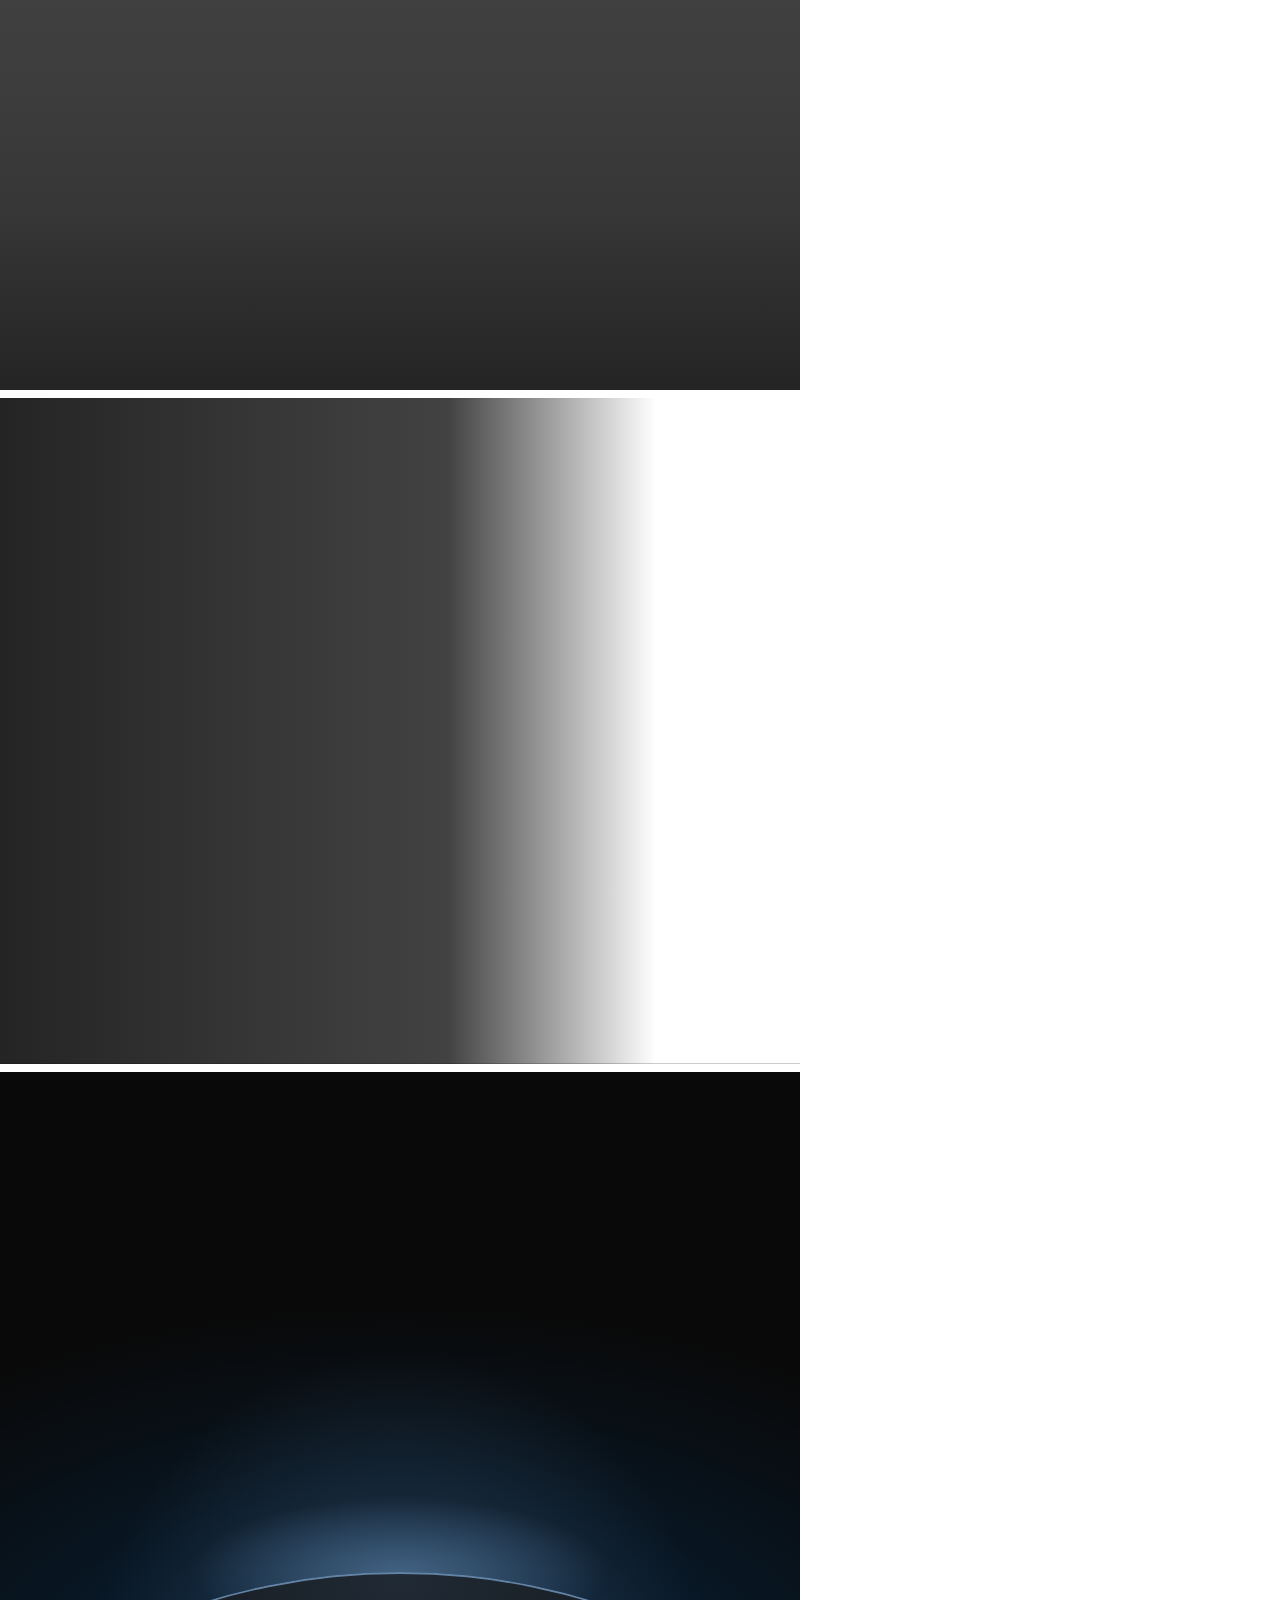
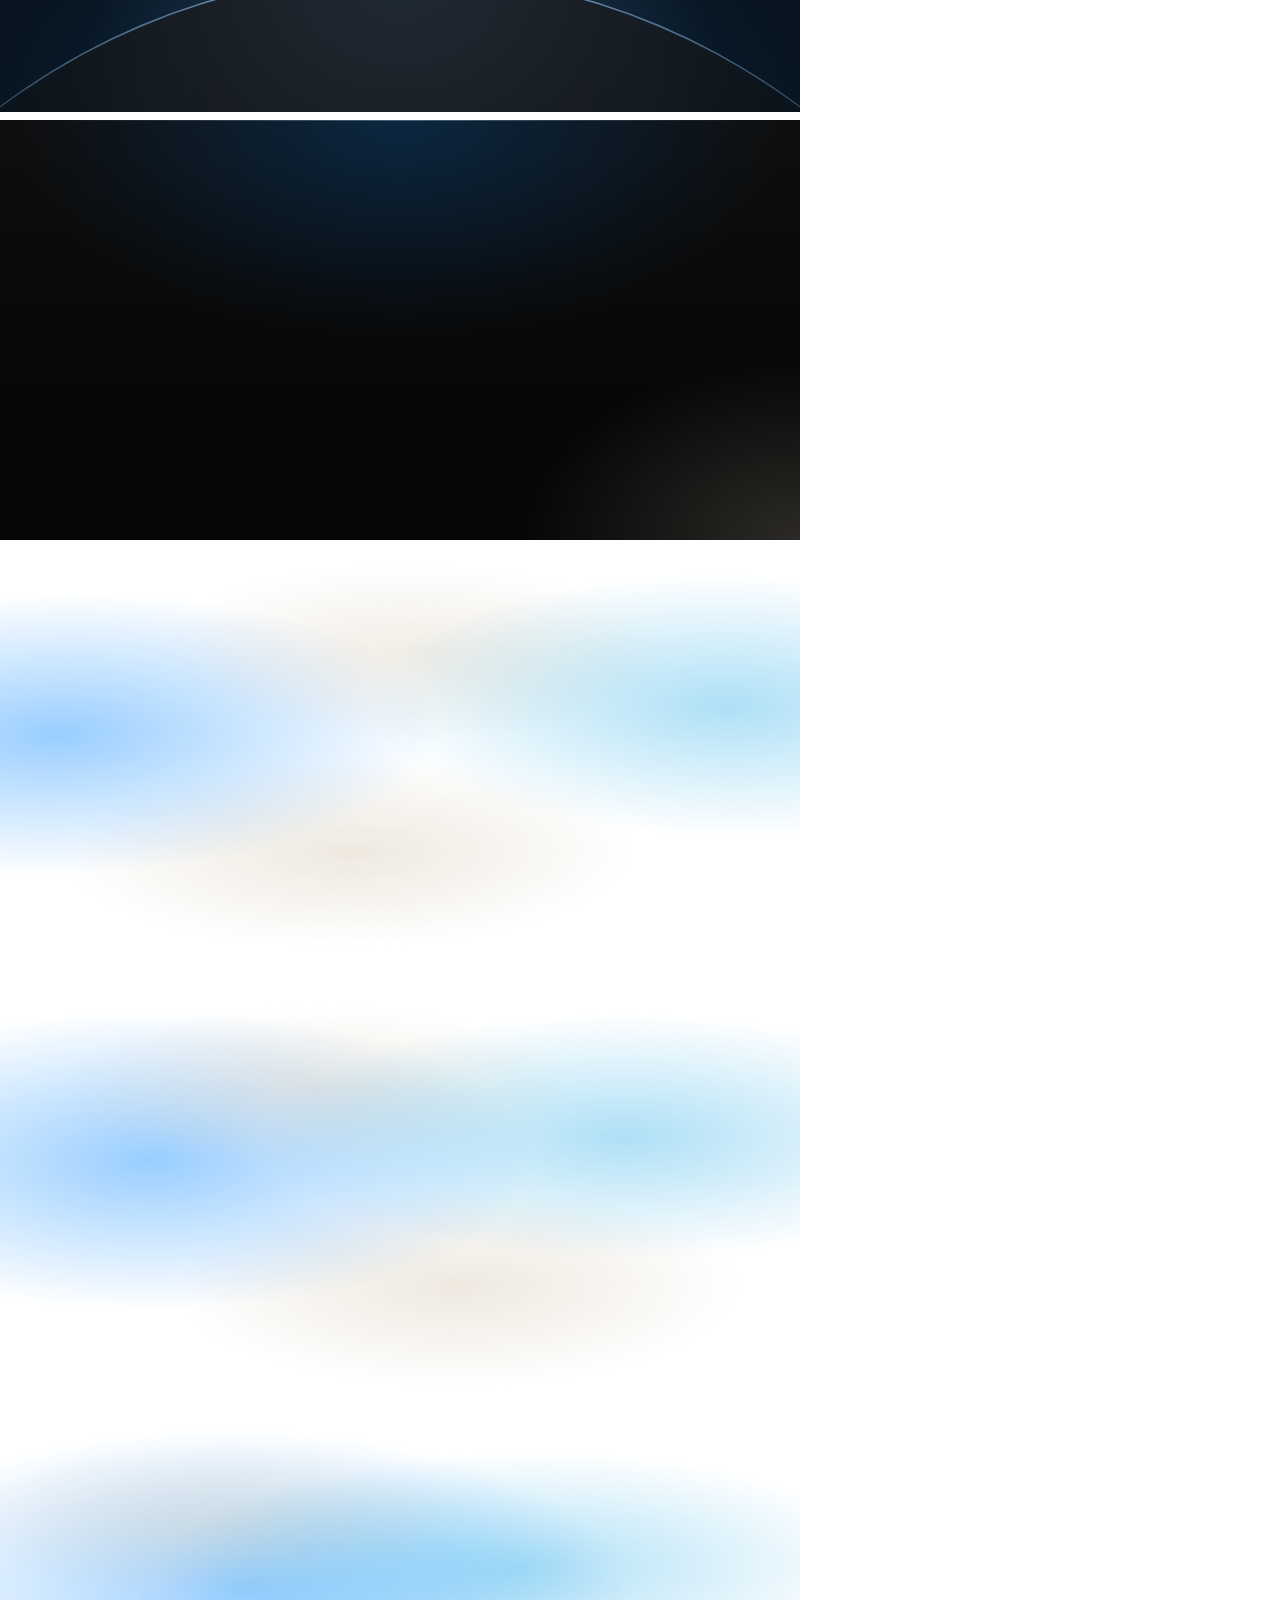
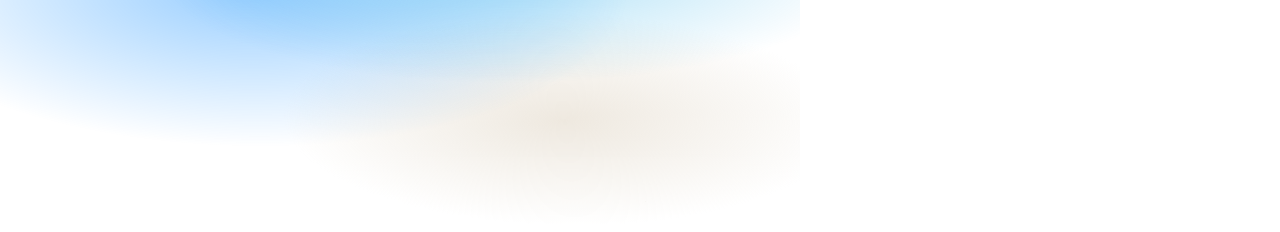
<file: assets/backgrounds/check.html>
<!doctype html>
<html lang="en" data-ground="sand">
<head>
<meta charset="utf-8">
<title>Backgrounds contrast check</title>
<!-- Every ground in a 800px box, for check.mjs: it sets a palette, screenshots the boxes and measures
     the ink and muted contrast on every pixel of each ground's text zone (index.json). The photograph
     grounds sit on a flat grey picture: #7c7c7c for the dark scrim, #d4d4d4 for the light one; and the worst case of the dark scrim: a white
     picture (white words on it). The light scrim is for pale photographs only. -->
<link rel="stylesheet" href="../system.css">
<link rel="stylesheet" href="backgrounds.css">
<style>body { margin: 0; width: 800px; } .box { width: 800px; margin: 0 0 8px; padding: 24px; font-size: 20px; } .pi, .pm { visibility: hidden; } .pi { color: var(--ink); } .pm { color: var(--muted); }  /* the liquid blobs held at the start, the middle and the end of their drift (the keyframes in backgrounds.css), so the text zone is measured where they stand under it */
  .at-start::before { animation: none; transform: translate3d(-7%, 0, 0) skewX(-7deg) scaleY(.94); } .at-start::after { animation: none; transform: translate3d(8%, 0, 0) skewX(6deg) scaleY(1.04); }
  .at-mid::before { animation: none; transform: translate3d(.5%, 0, 0) skewX(-.5deg) scaleY(.995); } .at-mid::after { animation: none; transform: translate3d(-.5%, 0, 0) scaleY(.98); }
  .at-end::before { animation: none; transform: translate3d(8%, 0, 0) skewX(6deg) scaleY(1.05); } .at-end::after { animation: none; transform: translate3d(-9%, 0, 0) skewX(-6deg) scaleY(.92); }
</style>
<script src="backgrounds.js" defer></script>
</head>
<body>
<div class="bg-mist box" data-g="mist" style="height:420px"><span class="pi">Ink</span> <span class="pm">Muted</span></div>
<div class="bg-halo box" data-g="halo" style="height:420px"><span class="pi">Ink</span> <span class="pm">Muted</span></div>
<div class="bg-grain box" data-g="grain" style="height:420px"><span class="pi">Ink</span> <span class="pm">Muted</span></div>
<div class="bg-paper box" data-g="paper" style="height:420px"><span class="pi">Ink</span> <span class="pm">Muted</span></div>
<div class="bg-dusk box" data-g="dusk" style="height:420px"><span class="pi">Ink</span> <span class="pm">Muted</span></div>
<div class="bg-topglow box" data-g="topglow" style="height:560px"><span class="pi">Ink</span> <span class="pm">Muted</span></div>
<div class="bg-ruled box" data-g="ruled" style="height:420px"><span class="pi">Ink</span> <span class="pm">Muted</span></div>
<div class="bg-dots box" data-g="dots" style="height:420px"><span class="pi">Ink</span> <span class="pm">Muted</span></div>
<div class="bg-arcs box" data-g="arcs" style="height:420px"><span class="pi">Ink</span> <span class="pm">Muted</span></div>
<div class="bg-band box" data-g="band" style="height:420px"><span class="pi">Ink</span> <span class="pm">Muted</span></div>
<div class="bg-field box" data-g="field" style="height:420px"><span class="pi">Ink</span> <span class="pm">Muted</span></div>
<div class="bg-band bg-tint box" data-g="band-tint" style="height:420px"><span class="pi">Ink</span> <span class="pm">Muted</span></div>
<div class="bg-field bg-tint box" data-g="field-tint" style="height:420px"><span class="pi">Ink</span> <span class="pm">Muted</span></div>
<div class="bg-photo box" data-g="photo" style="height:520px;--g-photo:linear-gradient(#7c7c7c,#7c7c7c)"><span class="pi">Ink</span> <span class="pm">Muted</span></div>
<div class="bg-photo bg-photo--left box" data-g="photo-left" style="height:520px;--g-photo:linear-gradient(#7c7c7c,#7c7c7c)"><span class="pi">Ink</span> <span class="pm">Muted</span></div>
<div class="bg-photo bg-photo--light box" data-g="photo-light" style="height:520px;--g-photo:linear-gradient(#d4d4d4,#d4d4d4)"><span class="pi">Ink</span> <span class="pm">Muted</span></div>
<div class="bg-photo box" data-g="photo-white" style="height:520px;--g-photo:linear-gradient(#fff,#fff)"><span class="pi">Ink</span> <span class="pm">Muted</span></div>
<div class="bg-photo bg-photo--left box" data-g="photo-left-white" style="height:520px;--g-photo:linear-gradient(#fff,#fff)"><span class="pi">Ink</span> <span class="pm">Muted</span></div>
<div class="bg-horizon box" data-g="horizon" style="height:640px"><span class="pi">Ink</span> <span class="pm">Muted</span></div>
<div class="bg-deep box" data-g="deep" style="height:420px"><span class="pi">Ink</span> <span class="pm">Muted</span></div>
<div class="bg-liquid box at-start" data-g="liquid" data-no-pause style="height:420px"><span class="pi">Ink</span> <span class="pm">Muted</span></div>
<div class="bg-liquid box at-mid" data-g="liquid-mid" data-no-pause style="height:420px"><span class="pi">Ink</span> <span class="pm">Muted</span></div>
<div class="bg-liquid box at-end" data-g="liquid-end" data-no-pause style="height:420px"><span class="pi">Ink</span> <span class="pm">Muted</span></div>

</body>
</html>
</file>
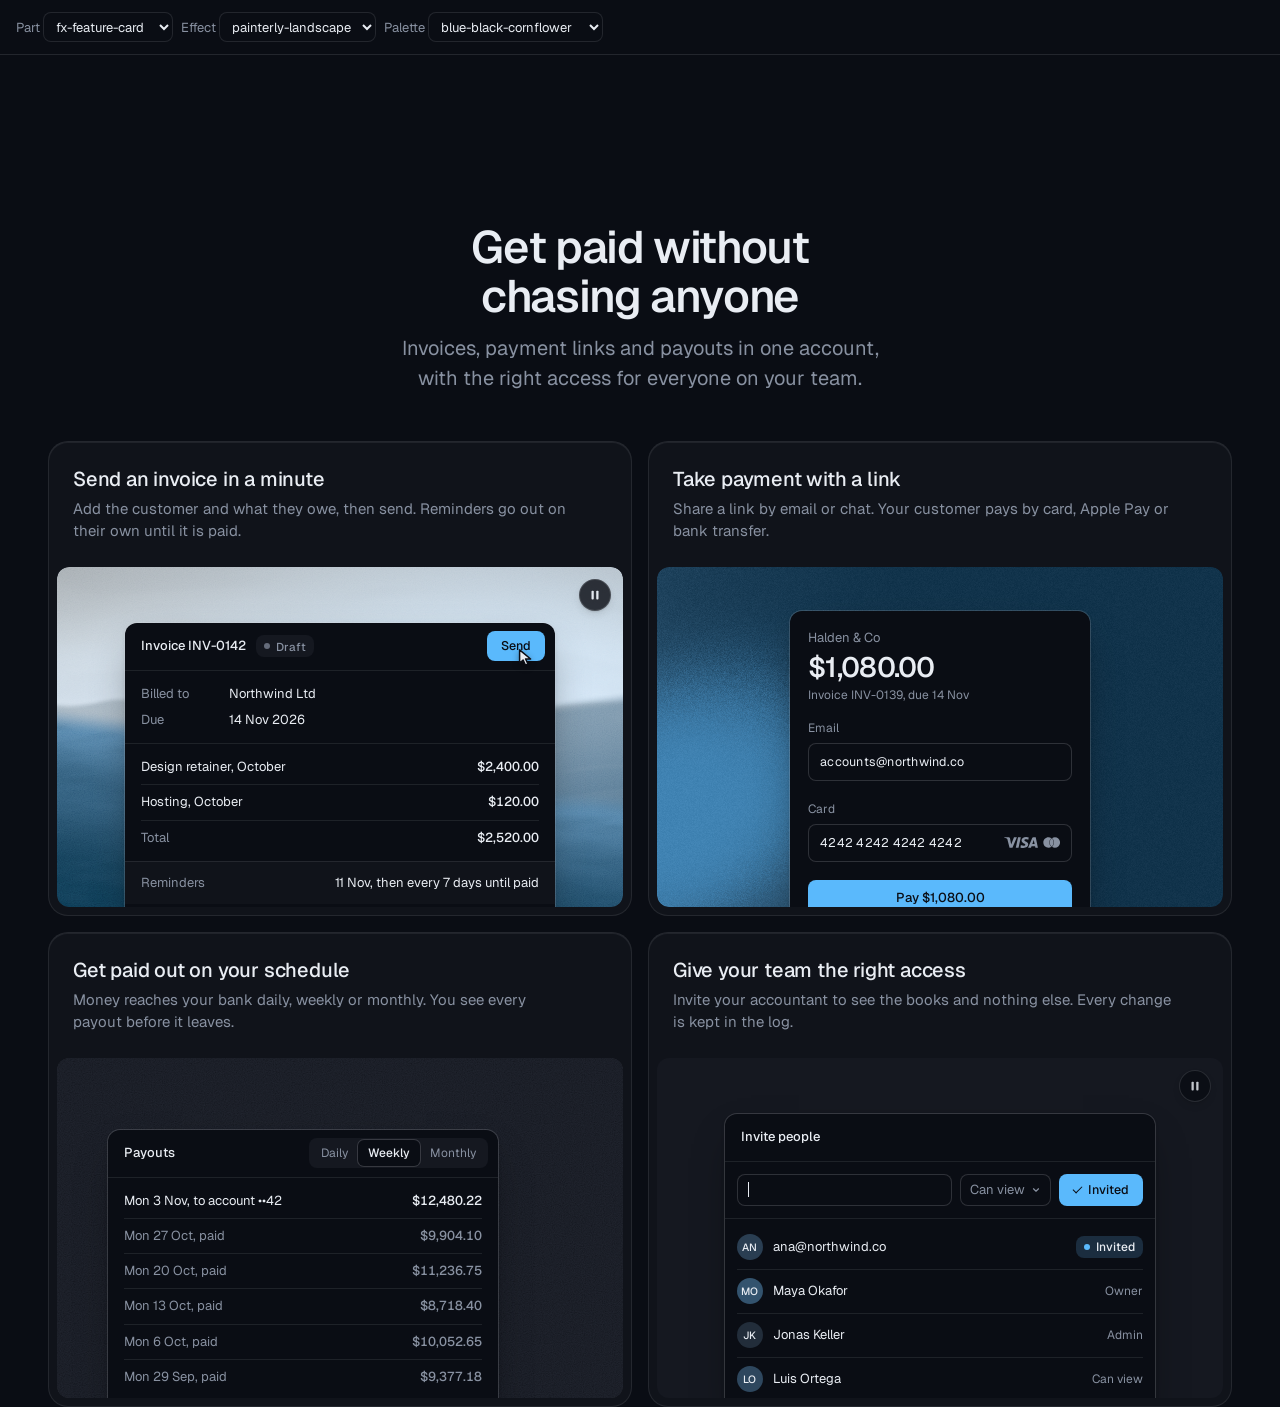
<file: assets/components/_lab.html>
<!doctype html>
<html lang="en" data-radius="soft">
<head>
<script>window.__tpGlMax = 16;   /* a gallery shows many live effects at once; a page of a site keeps the default 4 (fx.js) */</script>
<meta charset="utf-8">
<meta name="viewport" content="width=device-width, initial-scale=1">
<title>Component lab</title>
<link rel="preconnect" href="https://fonts.googleapis.com">
<link rel="preconnect" href="https://fonts.gstatic.com" crossorigin>
<link href="https://fonts.googleapis.com/css2?family=Geist:wght@100..900&family=Geist+Mono:wght@400..600&display=swap" rel="stylesheet">
<link rel="stylesheet" href="../system.css">
<link rel="stylesheet" href="./base.css">
<style>
  /* one component on its own, with a chosen effect (or object) and palette:
     _lab.html?c=fx-chart&fx=ruled-grounds&palette=white-link-blue&w=640 */
  :root { --font-display: "Geist", system-ui, sans-serif; --font-text: "Geist", system-ui, sans-serif; --font-mono: "Geist Mono", ui-monospace, monospace; --display-weight: 560; --display-tracking: -0.03em; }
  body { min-height: 100vh; margin: 0; }
  .bar { display: flex; flex-wrap: wrap; gap: 8px; align-items: center; padding: 12px 16px; border-bottom: 1px solid var(--line); font: 13px/1.4 var(--font-text); color: var(--muted); }
  .bar select { font: inherit; color: var(--ink); background: var(--bg); border: 1px solid var(--line); border-radius: var(--r-sm); height: 30px; padding: 0 8px; }
  .stage { padding: clamp(16px, 4vw, 48px); margin-inline: auto; }
</style>
</head>
<body>
<div class="bar">
  <label>Part <select id="c"></select></label>
  <label>Effect <select id="fx"></select></label>
  <label>Palette <select id="pal"></select></label>
</div>
<main class="stage" id="stage"></main>
<script type="module">
  import fx from '../effects/fx.js';
  const PARTS = ['fx-feature-card', 'fx-dither-object', 'fx-headline', 'fx-button', 'fx-prompt', 'fx-icon-tiles', 'fx-stat', 'fx-globe', 'fx-map', 'fx-chart', 'fx-bars', 'fx-band', 'fx-spotlight', 'fx-photo', 'fx-avatar', 'fx-search', 'fx-logos', 'fx-tabs', 'fx-pricing', 'fx-progress'];
  const PALETTES = {
    'blue-black-cornflower': { bg: '#0a0d14', surface: '#131824', ink: '#e9edf3', muted: '#8891a1', accent: '#5ab9fc', accentInk: '#0a0d14' },
    'graphite-safety-orange': { bg: '#18191b', surface: '#222427', ink: '#eff0f1', muted: '#9c9ea3', accent: '#ff4a1f', accentInk: '#18191b' },
    'white-link-blue': { bg: '#ffffff', surface: '#f4f4f4', ink: '#111111', muted: '#6b6b6b', accent: '#1a4be0', accentInk: '#ffffff' },
    'moss-sand': { bg: '#ddd6c6', surface: '#d2cab8', ink: '#2a2a26', muted: '#59574e', accent: '#4f6238', accentInk: '#ffffff' },
    'cobalt-field': { bg: '#0034eb', surface: '#002fd6', ink: '#ffffff', muted: '#dfe4f2', accent: '#e9e34a', accentInk: '#111111' },
  };
  const q = new URLSearchParams(location.search);
  const part = PARTS.includes(q.get('c')) ? q.get('c') : PARTS[0];
  const palId = PALETTES[q.get('palette')] ? q.get('palette') : 'blue-black-cornflower';
  const p = PALETTES[palId];
  const s = document.documentElement.style;
  const action = fx.color.contrast(p.accent, p.bg) >= 2.2 ? p.accent : p.ink;
  Object.entries({ '--p-bg': p.bg, '--p-surface': p.surface, '--p-ink': p.ink, '--p-muted': p.muted, '--p-accent': p.accent, '--p-accent-ink': p.accentInk, '--p-action': action, '--p-action-ink': action === p.accent ? p.accentInk : p.bg }).forEach(([k, v]) => s.setProperty(k, v));
  s.colorScheme = fx.color.isDark(p.bg) ? 'dark' : 'light';
  if (q.has('fallback')) fx.config.forceFallback = true;
  // one part at a time: at most 4 live WebGL contexts on this page
  fx.config.maxLive = 4;
  if (q.has('w')) document.getElementById('stage').style.maxWidth = q.get('w') + 'px';

  const base = `./${part}/`;
  const [meta, html, mod] = await Promise.all([fetch(base + 'meta.json').then(r => r.json()), fetch(base + 'component.html').then(r => r.text()), import(base + 'component.js')]);
  const link = Object.assign(document.createElement('link'), { rel: 'stylesheet', href: base + 'component.css' });
  document.head.append(link);
  await new Promise(r => { link.onload = link.onerror = r; });
  const choices = meta.effects?.length ? meta.effects : meta.objects || [];
  const chosen = choices.includes(q.get('fx')) ? q.get('fx') : meta.default;
  const stage = document.getElementById('stage');
  stage.innerHTML = html;
  const root = stage.firstElementChild;
  // the chosen effect goes where the part reads it: data-cx-object, data-cx-fill, or data-cx-effect on the root
  // the dither object: one figure set to the chosen object (one live object, as on a page); no caption under it
  if (meta.objects) {
    const fig = root.matches('[data-cx-object]') ? root : root.querySelector('[data-cx-object]');
    fig.dataset.cxObject = chosen;
    if (q.get('render') === 'studio') fig.dataset.cxRender = 'studio';
    fig.querySelector('.cx-obj__stage').removeAttribute('aria-label');
    fig.style.maxWidth = '720px';
  }
  // without ?fx= the markup keeps its own effects (the feature card mixes a landscape and a grain: setting
  // the default on every panel would paint the grain panel as a landscape too)
  else if (!choices.includes(q.get('fx'))) { /* as written */ }
  else if (root.querySelector('[data-cx-fill]')) root.querySelectorAll('[data-cx-fill]').forEach(el => { el.dataset.cxFill = chosen; });
  else if (root.querySelector('[data-cx-effect]')) root.querySelectorAll('[data-cx-effect]').forEach(el => { el.dataset.cxEffect = chosen; });
  else root.dataset.cxEffect = chosen;
  // the map draws its baked streets; an effect named with ?fx= shows its fallback ground (no map data) instead
  if (part === 'fx-map' && choices.includes(q.get('fx'))) delete root.dataset.cxMap;
  await document.fonts.ready;
  window.__part = mod.default(root);
  setTimeout(() => { document.documentElement.dataset.ready = '1'; }, 1200);

  const fill = (sel, list, cur, key) => {
    const el = document.getElementById(sel);
    el.innerHTML = list.map(v => `<option${v === cur ? ' selected' : ''}>${v}</option>`).join('');
    el.addEventListener('change', () => { q.set(key, el.value); if (key === 'c') q.delete('fx'); location.search = q.toString(); });
  };
  fill('c', PARTS, part, 'c');
  // a part whose default is none (the map's streets, the photograph as it is) lists none first, so the
  // select never shows an effect that is not on
  fill('fx', meta.default === 'none' ? ['none', ...choices] : choices, chosen, 'fx');
  fill('pal', Object.keys(PALETTES), palId, 'palette');
</script>
</body>
</html>
</file>
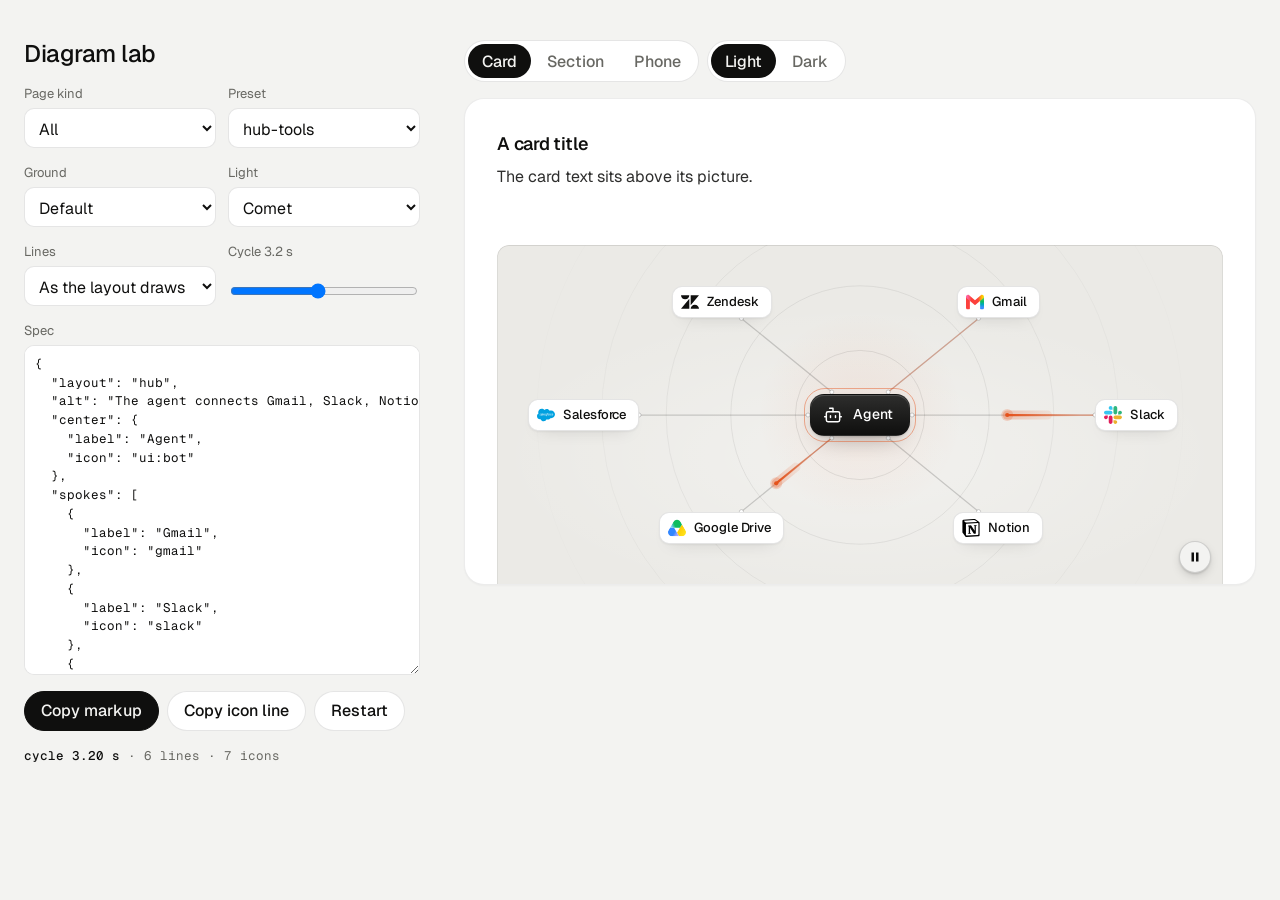
<file: assets/diagrams/lab.html>
<!doctype html>
<html lang="en">
<head>
<meta charset="utf-8">
<meta name="viewport" content="width=device-width, initial-scale=1">
<title>Diagram lab</title>
<link rel="preconnect" href="https://fonts.googleapis.com">
<link rel="preconnect" href="https://fonts.gstatic.com" crossorigin>
<link href="https://fonts.googleapis.com/css2?family=Geist:wght@300..700&family=Geist+Mono:wght@400;500&display=swap" rel="stylesheet">
<link rel="stylesheet" href="../ui/cards.css">
<link rel="stylesheet" href="diagram.css">
<style>
  /* The builder: pick a preset, change the JSON or the controls, see the card at once, copy the markup. Not part of a page. */
  :root { --font-text: "Geist", system-ui, sans-serif; --font-display: "Geist", system-ui, sans-serif; --font-mono: "Geist Mono", ui-monospace, monospace; }
  [data-theme="light"] { --bg: #f3f3f1; --card: #ffffff; --ink: #0f0f0e; --muted: #686863; --accent: #e5531c; --accent-ink: #ffffff; --frag: #ffffff; --ground-bg: #ebeae6; --ground-accent: #dcd9d0; --line: rgb(0 0 0 / .1); --field: #ffffff; }
  [data-theme="light"][data-accent="blue"] { --accent: #2456e8; }
  [data-theme="light"][data-accent="green"] { --accent: #16825d; }
  [data-theme="dark"] { --bg: #070708; --card: #141416; --ink: #f2f2ef; --muted: #8f9094; --accent: #ff7a3c; --accent-ink: #120c08; --frag: #1c1d20; --ground-bg: #101012; --ground-accent: #232326; --line: rgb(255 255 255 / .12); --field: #101012; }
  [data-theme="dark"][data-accent="white"] { --accent: #f2f2ef; --accent-ink: #0b0b0c; }
  [data-theme="dark"][data-accent="green"] { --accent: #3ccf8e; --accent-ink: #06130d; }
  * { box-sizing: border-box; }
  html, body { margin: 0; }
  body { font-family: var(--font-text); background: var(--bg); color: var(--ink); -webkit-font-smoothing: antialiased; min-height: 100vh; }
  .lab { display: grid; gap: 32px; max-width: 1440px; margin: 0 auto; padding: 32px 24px 64px; }
  .side { display: grid; gap: 16px; align-content: start; min-width: 0; }
  .side h1 { margin: 0; font: 500 24px/1.2 var(--font-display); letter-spacing: -0.02em; }
  .row { display: grid; gap: 6px; }
  .row > label, .row > .lbl { font-size: 13px; color: var(--muted); }
  .two { display: grid; grid-template-columns: 1fr 1fr; gap: 12px; }
  select, textarea, button, input[type=range] { font: inherit; color: inherit; }
  select, textarea { width: 100%; background: var(--field); border: 1px solid var(--line); border-radius: 10px; padding: 9px 10px; }
  select { height: 40px; }
  textarea { min-height: 360px; resize: vertical; font: 400 12.5px/1.5 var(--font-mono); white-space: pre; tab-size: 2; }
  textarea.is-bad { border-color: #c4321c; }
  .btns { display: flex; flex-wrap: wrap; gap: 8px; }
  button.b { height: 40px; padding: 0 16px; border-radius: 999px; border: 1px solid var(--line); background: var(--card); cursor: pointer; font-weight: 500; }
  button.b:hover { border-color: var(--ink); }
  button.b--main { background: var(--ink); color: var(--bg); border-color: var(--ink); }
  .out { font: 400 12.5px/1.5 var(--font-mono); color: var(--muted); overflow-wrap: anywhere; min-height: 1.5em; }
  .out b { color: var(--ink); font-weight: 500; }
  .out .bad { color: #c4321c; }
  .lb-stage { min-width: 0; display: grid; align-content: start; gap: 16px; }
  .lb-stage .card > .panel { --p-h: 340px; }
  .lb-stage .card--wide > .panel { --p-h: 560px; }
  .lb-stage .card--phone { max-width: 390px; }
  .lb-stage .card--phone > .panel { --p-h: 300px; }
  .seg { display: inline-flex; border: 1px solid var(--line); border-radius: 999px; padding: 3px; gap: 2px; background: var(--card); width: fit-content; }
  .seg button { height: 34px; padding: 0 14px; border: 0; background: none; border-radius: 999px; cursor: pointer; font-weight: 500; color: var(--muted); }
  .seg button[aria-pressed="true"] { background: var(--ink); color: var(--bg); }
  @media (min-width: 1024px) { .lab { grid-template-columns: 400px minmax(0, 1fr); gap: 40px; padding-top: 40px; } textarea { min-height: 330px; } .side { position: sticky; top: 24px; max-height: calc(100vh - 48px); overflow: auto; padding-right: 4px; } }
  @media (max-width: 639px) { .lab { padding: 24px 16px 48px; } }
</style>
</head>
<body data-theme="light" data-icon-base="../icons/demo/">
<div class="lab">
  <aside class="side">
    <h1>Diagram lab</h1>
    <div class="two">
      <div class="row"><label for="type">Page kind</label><select id="type"><option value="">All</option><option>software</option><option>tech</option><option>gaming</option><option>product</option><option>service</option></select></div>
      <div class="row"><label for="preset">Preset</label><select id="preset"></select></div>
    </div>
    <div class="two">
      <div class="row"><label for="ground">Ground</label><select id="ground"><option value="">Default</option><option>dots</option><option>rings</option><option>grid</option><option>glow</option><option>glow dots</option><option>glow rings</option><option>none</option></select></div>
      <div class="row"><label for="pulse">Light</label><select id="pulse"><option value="">Comet</option><option>dot</option><option>none</option></select></div>
    </div>
    <div class="two">
      <div class="row"><label for="curve">Lines</label><select id="curve"><option value="">As the layout draws them</option><option>curve</option><option>elbow</option><option>swirl</option></select></div>
      <div class="row"><label for="cycle">Cycle <span id="cycleV">3.2 s</span></label><input id="cycle" type="range" min="2.5" max="4" step="0.1" value="3.2"></div>
    </div>
    <div class="row"><label for="json">Spec</label><textarea id="json" spellcheck="false"></textarea></div>
    <div class="btns">
      <button class="b b--main" id="copy" type="button">Copy markup</button>
      <button class="b" id="copyIcons" type="button">Copy icon line</button>
      <button class="b" id="restart" type="button">Restart</button>
    </div>
    <div class="out" id="info"></div>
  </aside>
  <main class="lb-stage">
    <div class="btns">
      <div class="seg" id="size" role="group" aria-label="Size"><button type="button" data-v="card" aria-pressed="true">Card</button><button type="button" data-v="section" aria-pressed="false">Section</button><button type="button" data-v="phone" aria-pressed="false">Phone</button></div>
      <div class="seg" id="theme" role="group" aria-label="Palette"><button type="button" data-v="light" aria-pressed="true">Light</button><button type="button" data-v="dark" aria-pressed="false">Dark</button></div>
    </div>
    <article class="card card--row" id="card"><h3 id="ct"></h3><p id="cp"></p><div class="panel"><div class="dg" id="dg"></div></div></article>
  </main>
</div>
<script type="module">
  import dg from './diagram.js';
  const $ = id => document.getElementById(id);
  const presets = await dg.presets();
  const base = new URL('../icons/demo/', location.href).href;
  const q = new URLSearchParams(location.search);
  let spec = null, d = null, size = 'card';

  const names = type => Object.keys(presets).filter(k => !type || (presets[k].types || []).includes(type));
  const fillPresets = () => { $('preset').innerHTML = names($('type').value).map(k => `<option>${k}</option>`).join(''); };
  const load = id => { spec = JSON.parse(JSON.stringify(presets[id])); delete spec.types; $('json').value = JSON.stringify(spec, null, 2); sync(); };
  const first = n => (spec.center || spec.core || spec.input || spec.root || spec.left || {}).label || n;

  function iconIds(o, out = new Set()) {
    if (Array.isArray(o)) o.forEach(x => iconIds(x, out));
    else if (o && typeof o === 'object') for (const k in o) { if (k === 'icon' && typeof o[k] === 'string' && !/^text:|[/.]/.test(o[k])) out.add(o[k]); else iconIds(o[k], out); }
    return out;
  }
  function markup() {
    const j = JSON.stringify(spec);
    return /'/.test(j)
      ? `<div class="panel"><div class="dg" data-diagram><script type="application/json">${j}<\/script></div></div>`
      : `<div class="panel"><div class="dg" data-diagram='${j}'></div></div>`;
  }
  function paint() {
    const card = $('card');
    card.classList.toggle('card--wide', size === 'section');
    card.classList.toggle('card--phone', size === 'phone');
    const s = JSON.parse(JSON.stringify(spec));
    if (size === 'section') s.size = 'section';
    $('ct').textContent = 'A card title';
    $('cp').textContent = 'The card text sits above its picture.';
    const el = $('dg');
    d = dg.mount(el, s, { iconBase: base });
    const ids = [...iconIds(spec)];
    setTimeout(() => {
      $('info').innerHTML = `<b>cycle ${d.T ? d.T.toFixed(2) : '-'} s</b> · ${d.E ? d.E.filter(e => e.lit).length : 0} lines · ${ids.length} icons`;
    }, 400);
  }
  function sync() {
    try { spec = JSON.parse($('json').value); $('json').classList.remove('is-bad'); } catch (e) { $('json').classList.add('is-bad'); $('info').innerHTML = `<span class="bad">${e.message}</span>`; return; }
    paint();
  }
  // a control writes into the spec and the textarea
  function setField(path, v) {
    try { spec = JSON.parse($('json').value); } catch { return; }
    const [a, b] = path.split('.');
    if (b) { spec[a] = spec[a] || {}; if (v === '' || v == null) delete spec[a][b]; else spec[a][b] = v; if (!Object.keys(spec[a]).length) delete spec[a]; }
    else if (v === '' || v == null) delete spec[a]; else spec[a] = v;
    $('json').value = JSON.stringify(spec, null, 2);
    sync();
  }
  $('type').onchange = () => { fillPresets(); load($('preset').value); };
  $('preset').onchange = () => { $('ground').value = $('pulse').value = $('curve').value = ''; $('cycle').value = 3.2; $('cycleV').textContent = '3.2 s'; load($('preset').value); };
  $('ground').onchange = () => setField('ground', $('ground').value);
  $('pulse').onchange = () => setField('motion.pulse', $('pulse').value);
  $('curve').onchange = () => setField('curve', $('curve').value);
  $('cycle').oninput = () => { $('cycleV').textContent = (+$('cycle').value).toFixed(1) + ' s'; setField('motion.cycle', +$('cycle').value === 3.2 ? '' : +$('cycle').value); };
  let t0; $('json').oninput = () => { clearTimeout(t0); t0 = setTimeout(sync, 350); };
  $('restart').onclick = () => d && d.restart && d.restart();
  const copy = async (text, btn, label) => { try { await navigator.clipboard.writeText(text); btn.textContent = 'Copied'; } catch { btn.textContent = 'Copy failed'; } setTimeout(() => (btn.textContent = label), 1400); };
  $('copy').onclick = () => copy(markup(), $('copy'), 'Copy markup');
  $('copyIcons').onclick = () => copy(`node <skill>/scripts/icons.mjs fetch ${[...iconIds(spec)].join(' ')} --out assets/icons`, $('copyIcons'), 'Copy icon line');
  for (const [id, key] of [['size', 'size'], ['theme', 'theme']]) {
    $(id).onclick = ev => {
      const b = ev.target.closest('button'); if (!b) return;
      [...$(id).children].forEach(x => x.setAttribute('aria-pressed', String(x === b)));
      if (key === 'size') { size = b.dataset.v; paint(); } else document.body.dataset.theme = b.dataset.v;
    };
  }
  if (q.get('type')) $('type').value = q.get('type');
  fillPresets();
  if (q.get('preset') && presets[q.get('preset')]) $('preset').value = q.get('preset');
  if (q.get('theme') === 'dark') { document.body.dataset.theme = 'dark'; $('theme').children[1].click(); }
  load($('preset').value);
  window.__lab = { get d() { return d; } };
</script>
</body>
</html>
</file>
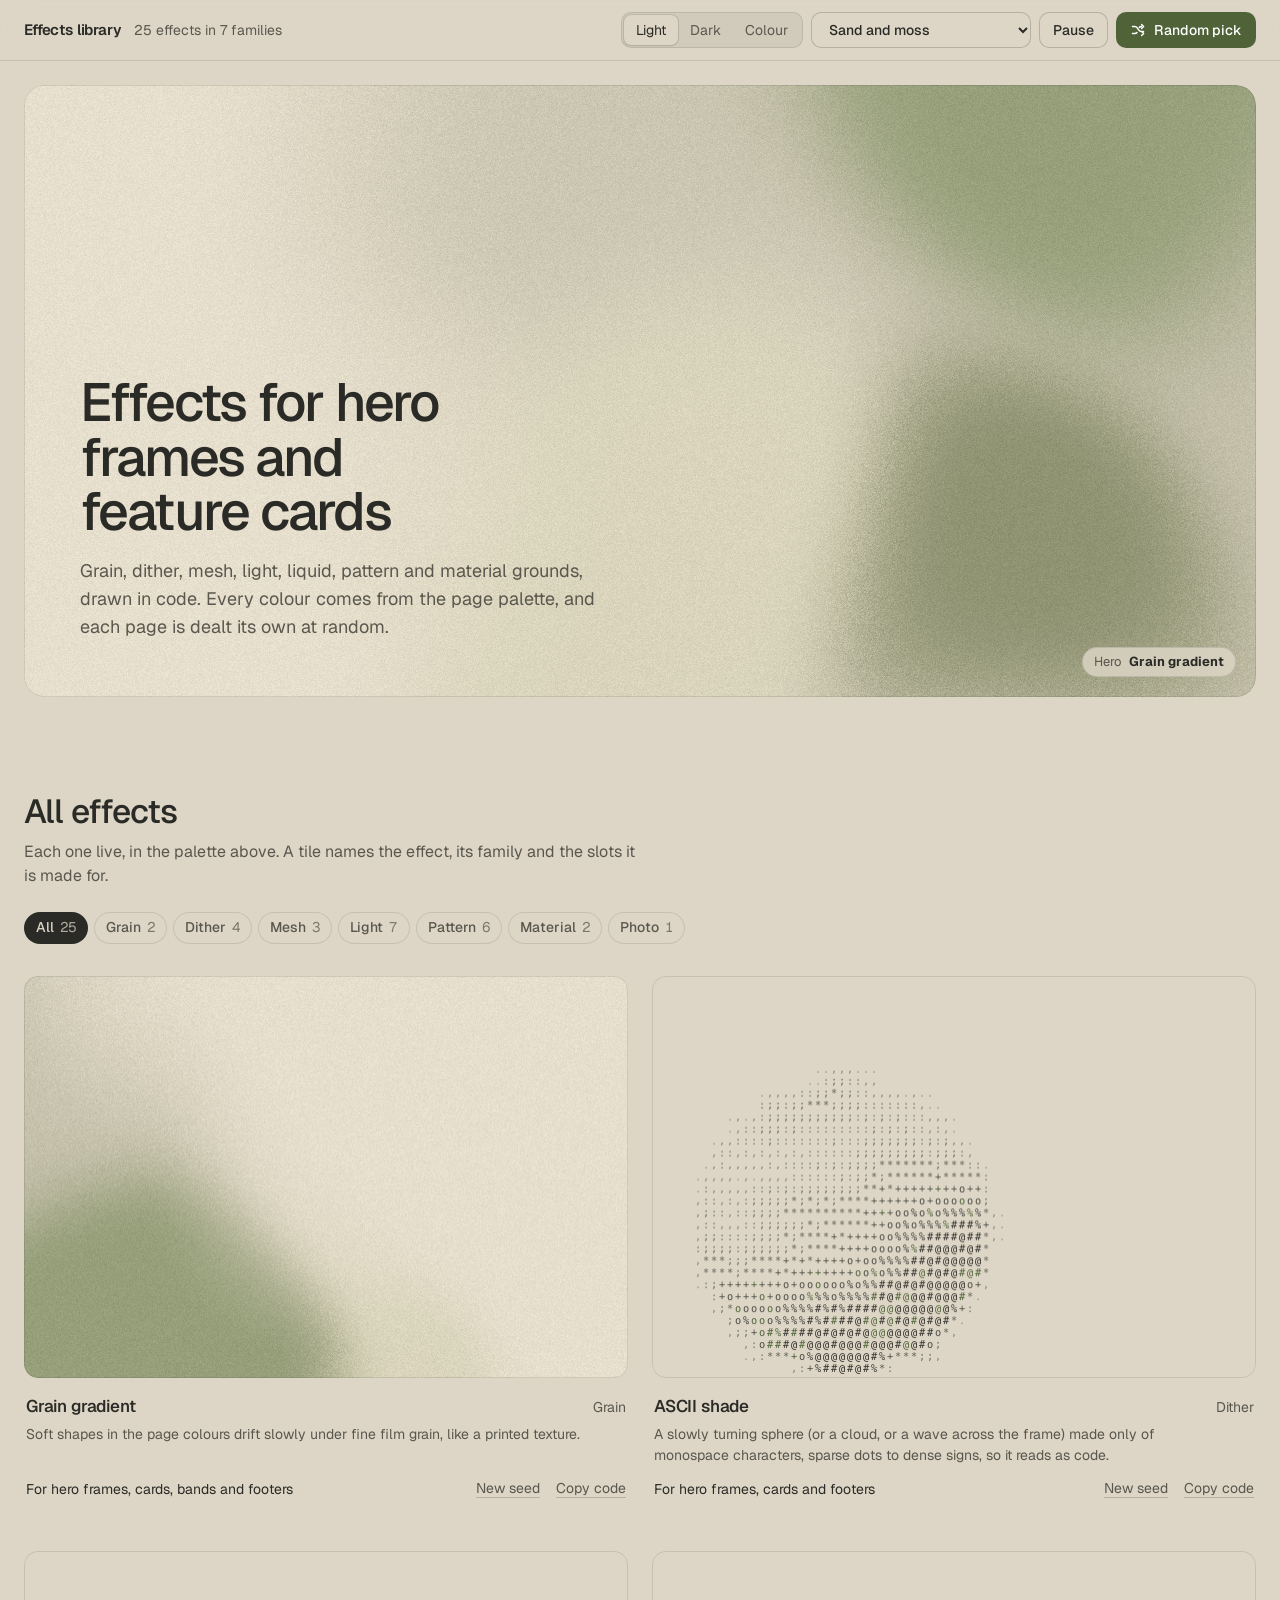
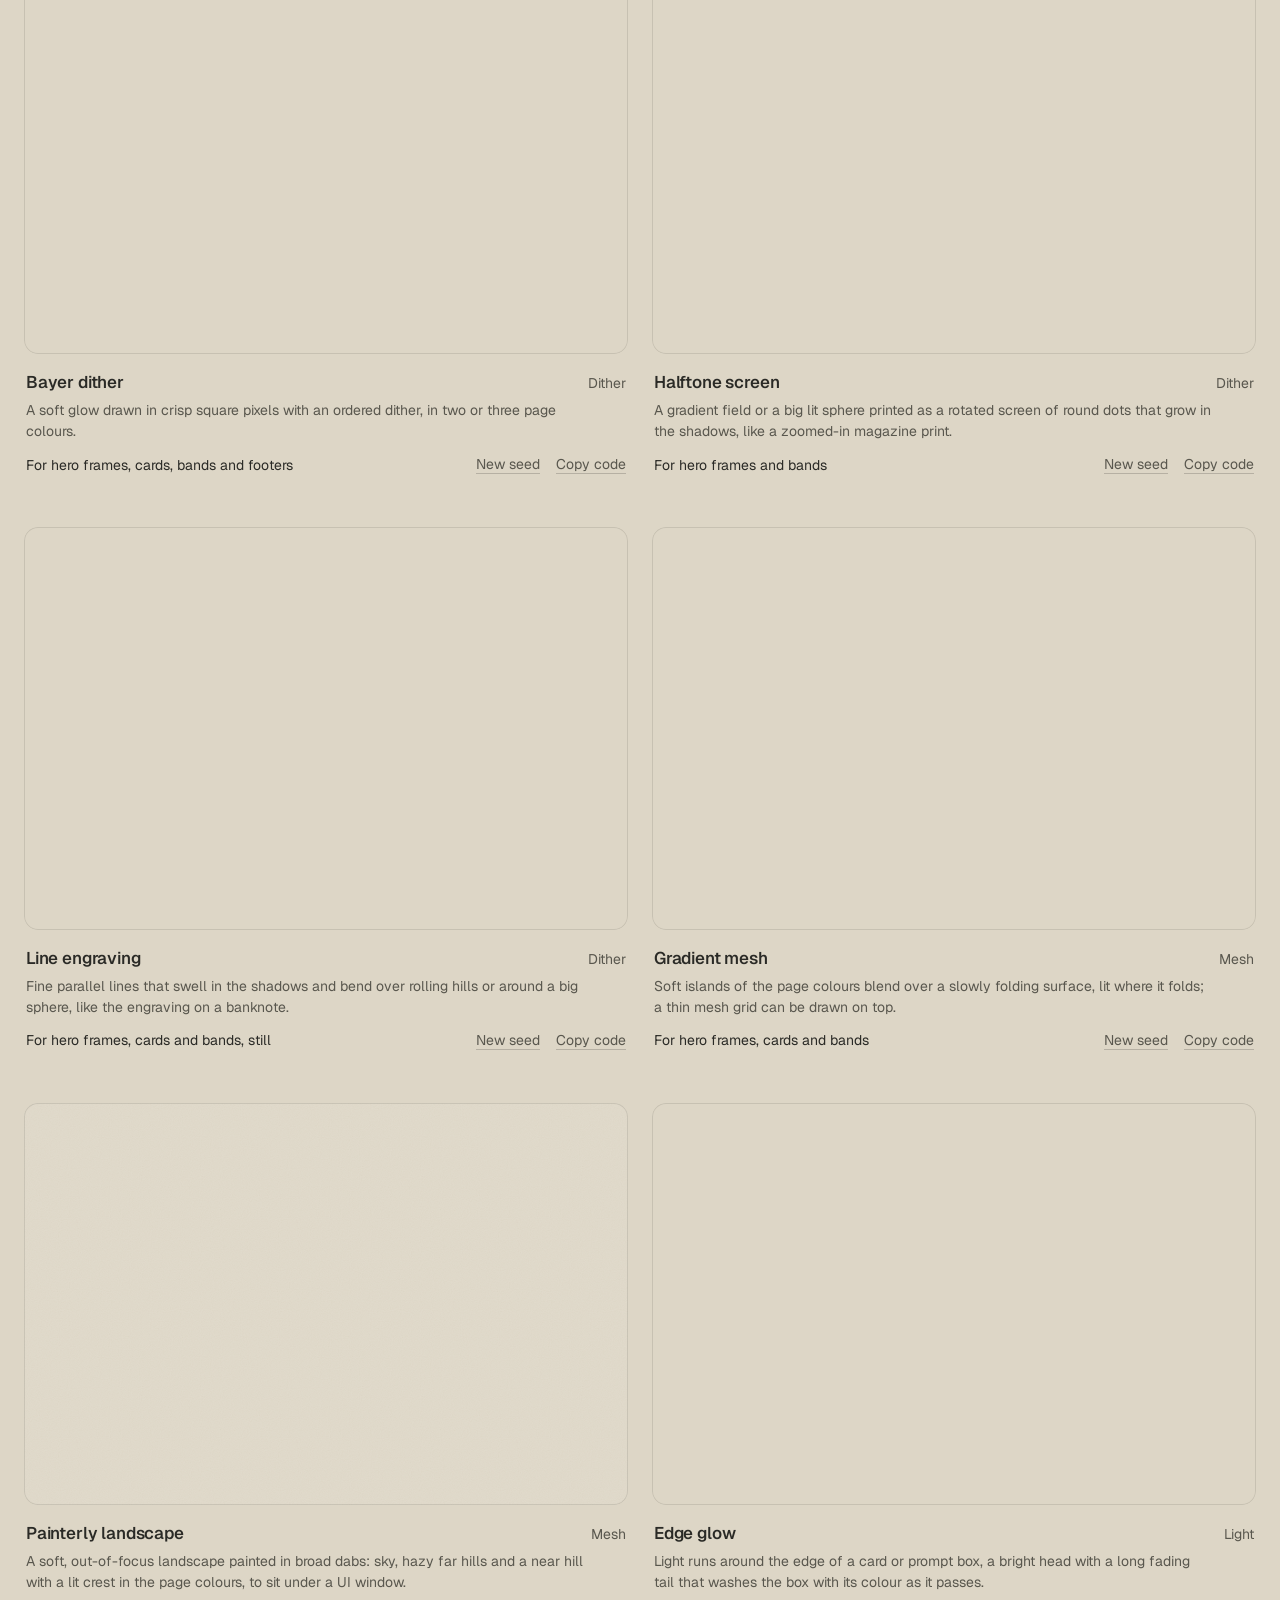
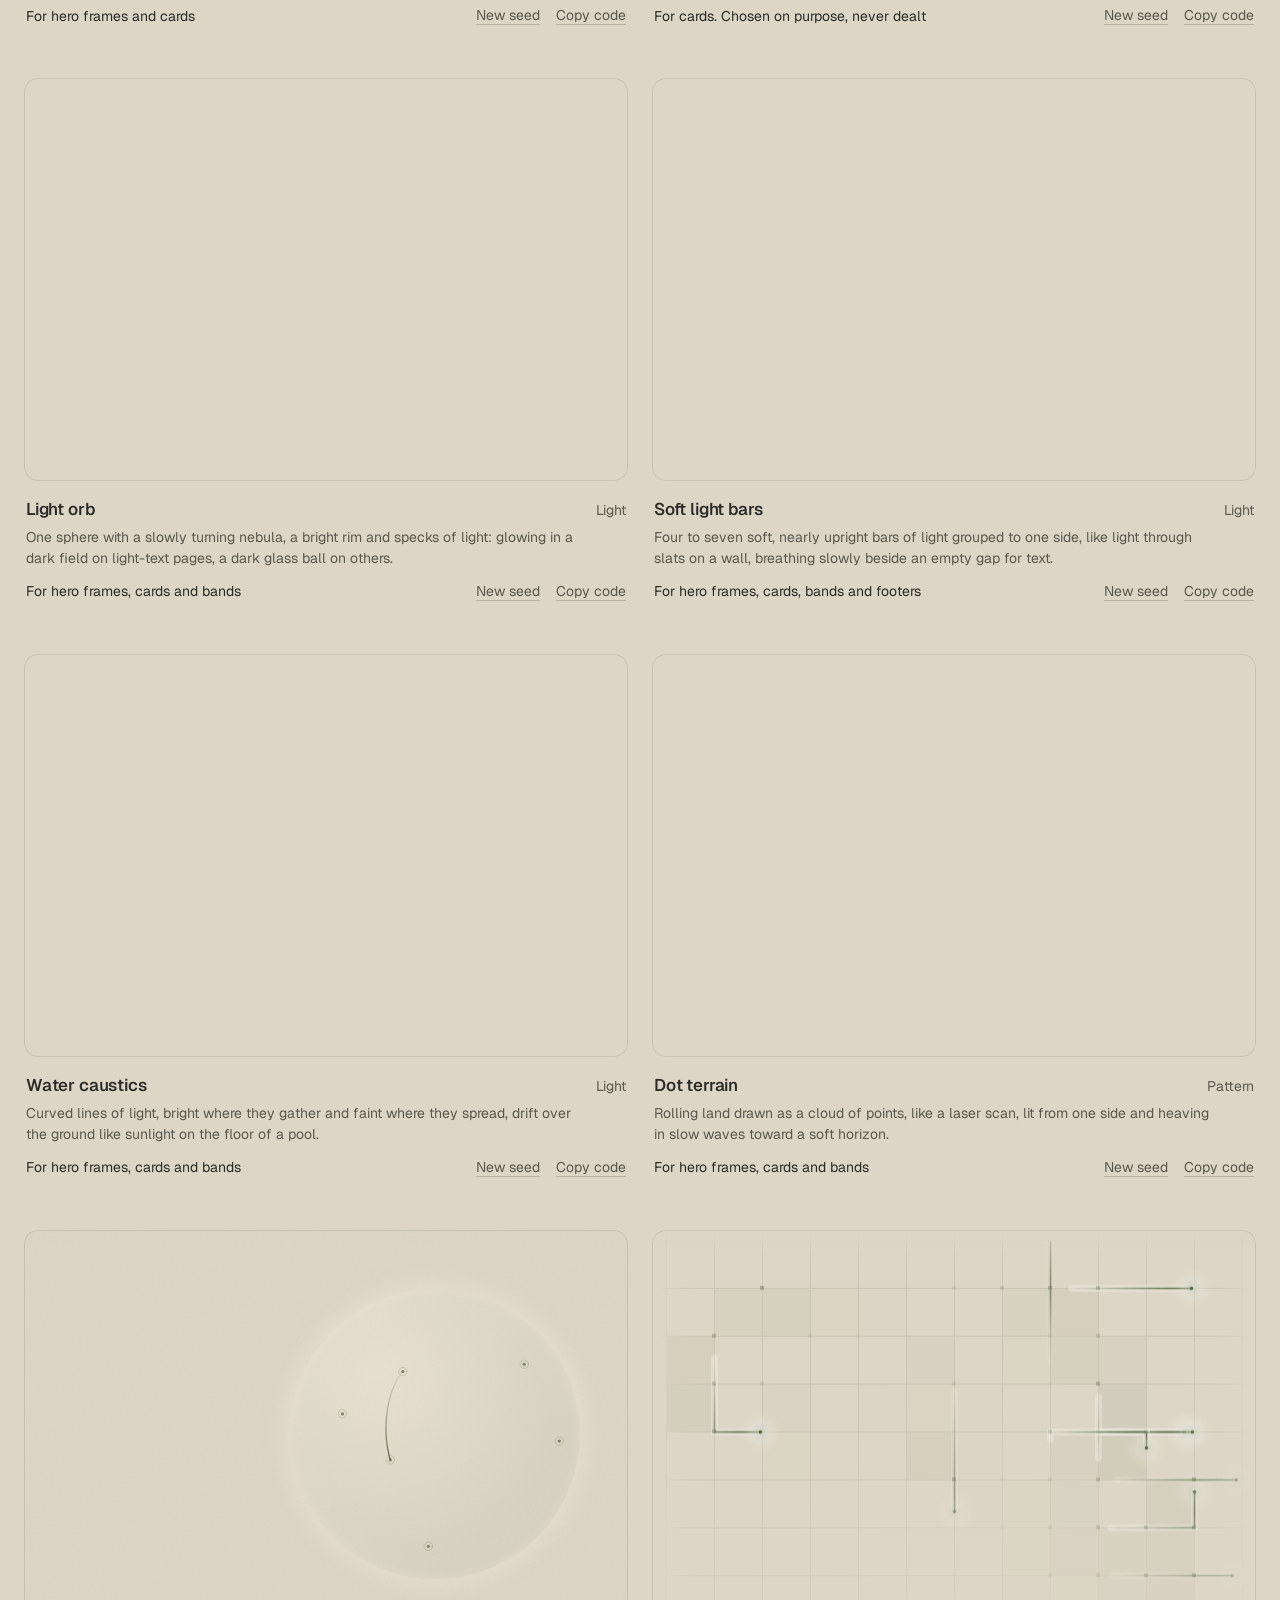
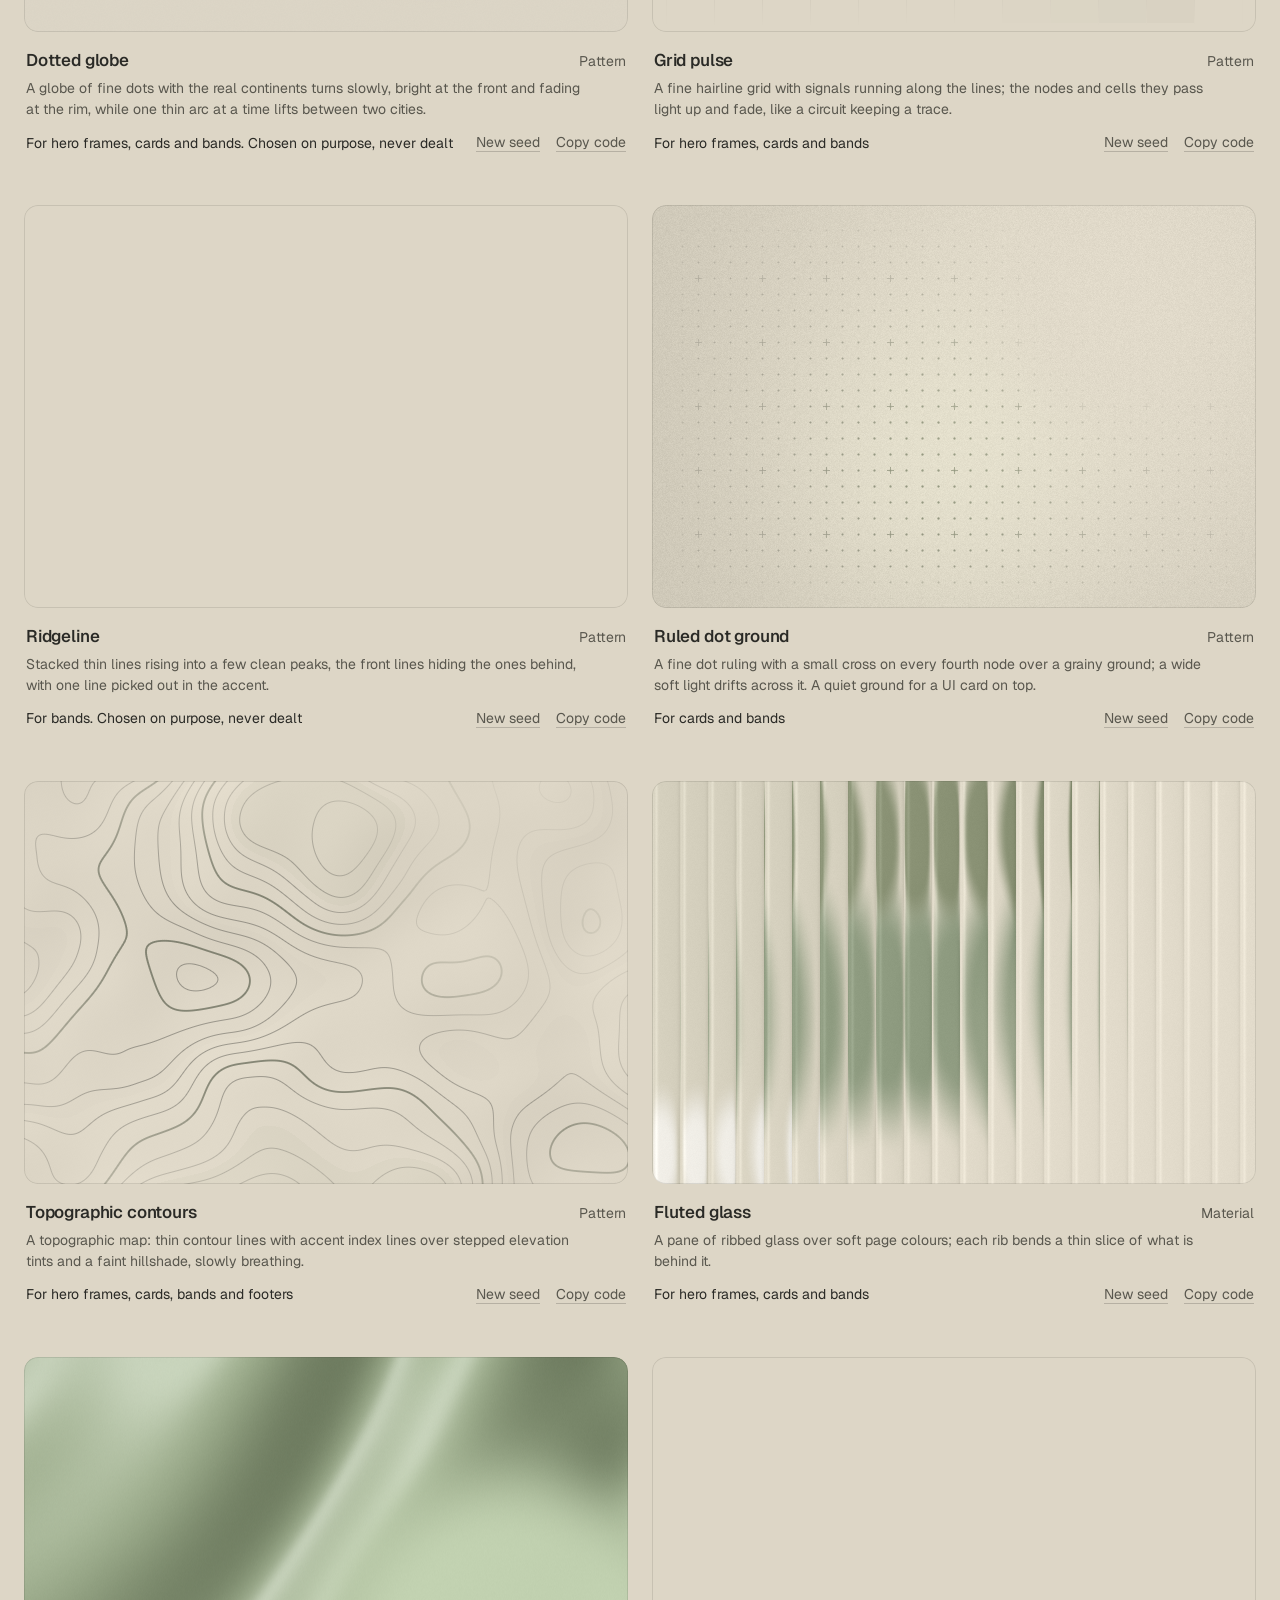
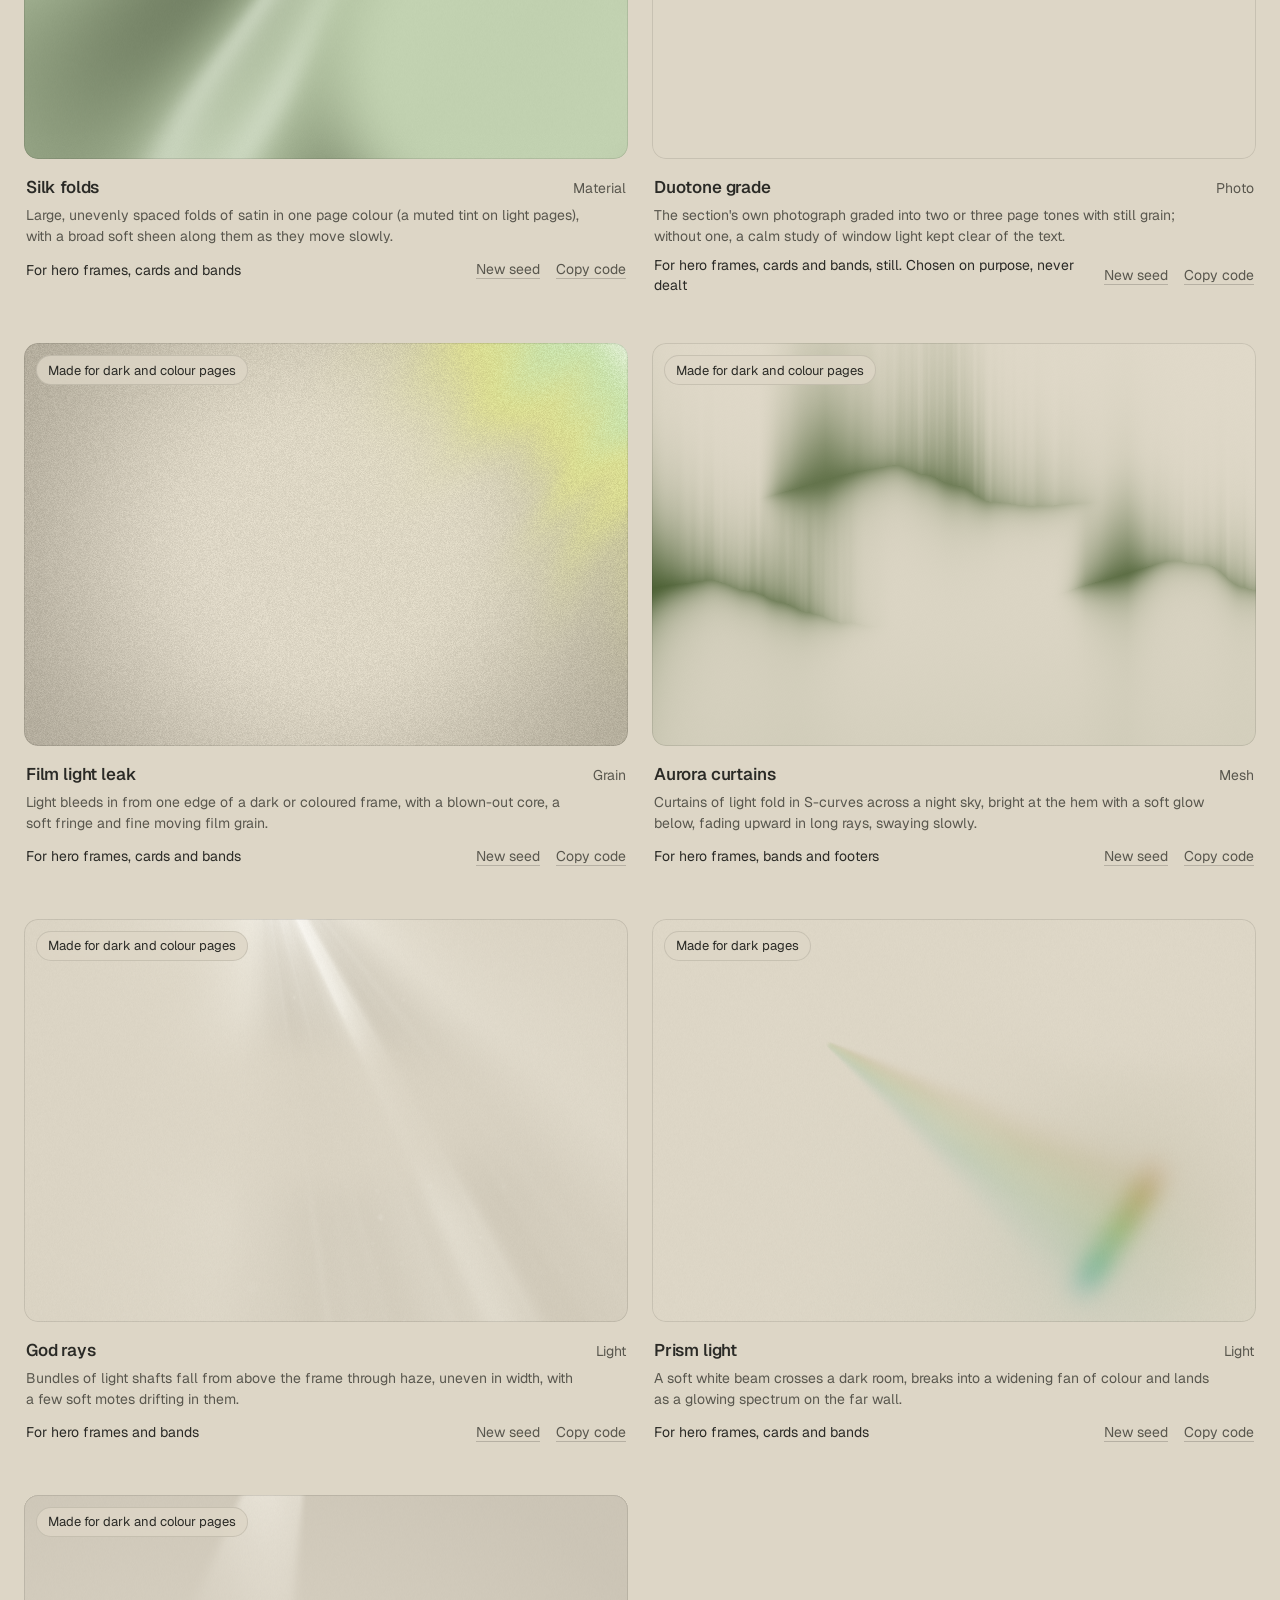
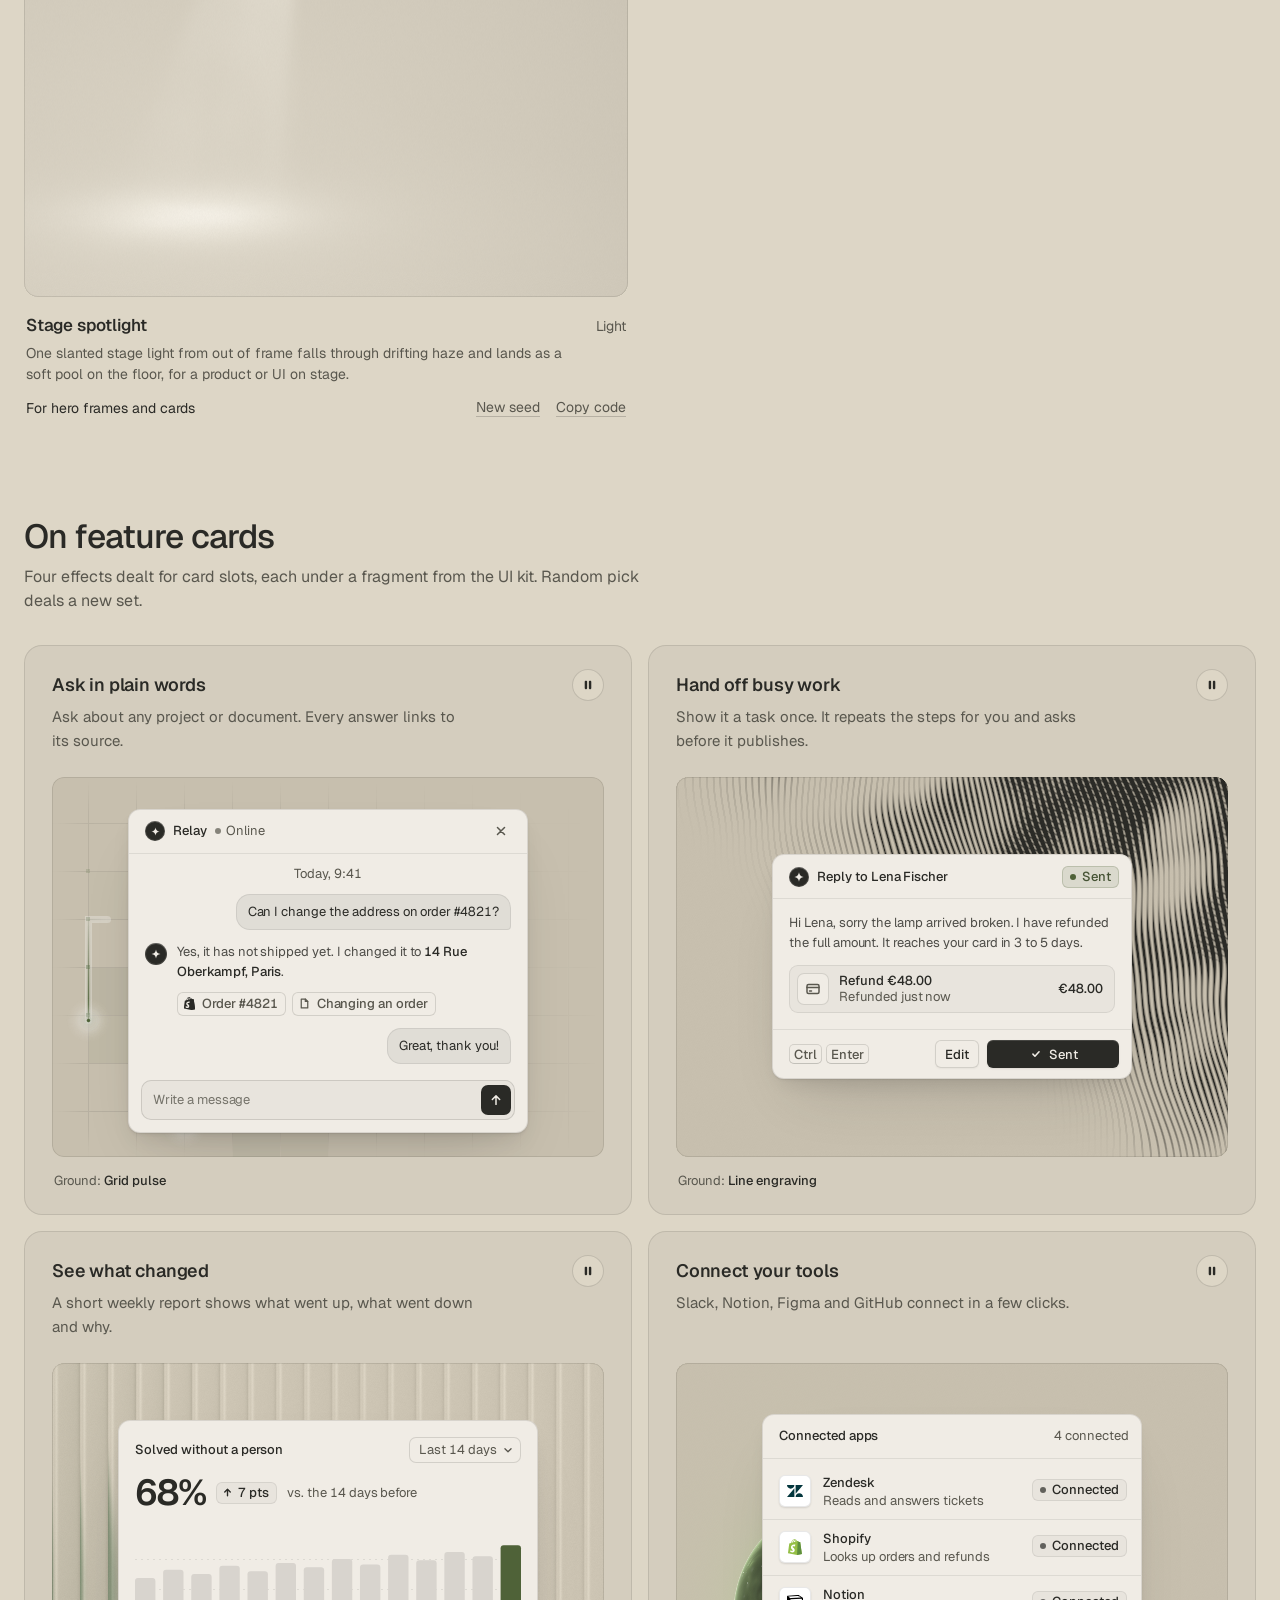
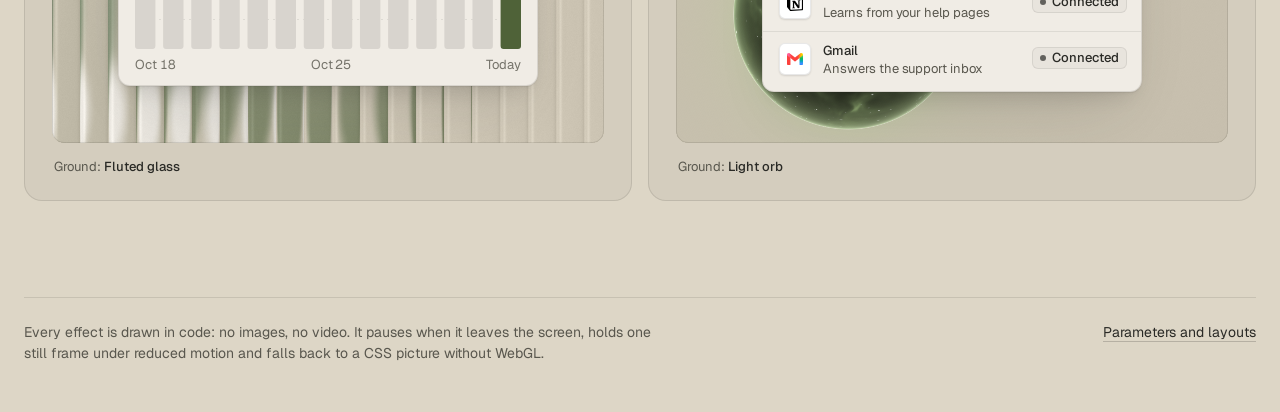
<file: assets/effects/gallery.html>
<!doctype html>
<html lang="en">
<head>
<script>window.__tpGlMax = 16;   /* a gallery shows many live effects at once; a page of a site keeps the default 4 (fx.js) */</script>
<meta charset="utf-8">
<meta name="viewport" content="width=device-width, initial-scale=1">
<title>Effects library</title>
<meta name="description" content="Effects drawn in code for hero frames, feature cards and bands, in the page palette.">
<link rel="icon" href="data:,">
<link rel="preconnect" href="https://fonts.googleapis.com">
<link rel="preconnect" href="https://fonts.gstatic.com" crossorigin>
<link href="https://fonts.googleapis.com/css2?family=Geist:wght@100..900&family=Geist+Mono:wght@100..900&display=swap" rel="stylesheet">
<style>
  /* the page palette; the script sets these from the palette switcher */
  :root {
    --bg: #ddd6c6; --surface: #d2cab8; --ink: #2a2a26; --muted: #59574e; --accent: #4f6238; --accent-ink: #ffffff;
    --card: #d2cab8; --panel: #cbc3b1; --win: #eeebe3; --win-surface: #e4e0d6;
    color-scheme: light;
  }
  @media (prefers-color-scheme: dark) {
    :root:not([data-theme="light"]) {
      --bg: #0a0d14; --surface: #131824; --ink: #e9edf3; --muted: #8891a1; --accent: #5ab9fc; --accent-ink: #0a0d14;
      --card: #131824; --panel: #0a0d14; --win: #1d2230; --win-surface: #262c3b;
      color-scheme: dark;
    }
  }
  :root[data-theme="dark"] {
    --bg: #0a0d14; --surface: #131824; --ink: #e9edf3; --muted: #8891a1; --accent: #5ab9fc; --accent-ink: #0a0d14;
    --card: #131824; --panel: #0a0d14; --win: #1d2230; --win-surface: #262c3b;
    color-scheme: dark;
  }
  :root {
    --line: color-mix(in oklab, var(--ink) 12%, transparent);
    --line-2: color-mix(in oklab, var(--ink) 22%, transparent);
    --chip: color-mix(in oklab, var(--ink) 6%, var(--bg));
    --font: "Geist", ui-sans-serif, system-ui, -apple-system, "Segoe UI", Roboto, "Helvetica Neue", Arial, sans-serif;
    --mono: "Geist Mono", ui-monospace, "SFMono-Regular", Consolas, monospace;
    --wrap: 1320px;
    --gut: 24px;
  }
  * { box-sizing: border-box; }
  html { -webkit-text-size-adjust: 100%; scroll-behavior: smooth; }
  @media (prefers-reduced-motion: reduce) { html { scroll-behavior: auto; } }
  body {
    margin: 0; background: var(--bg); color: var(--ink);
    font: 15px/1.5 var(--font); -webkit-font-smoothing: antialiased; font-feature-settings: "ss01" 0;
    overflow-x: hidden;
  }
  button, select { font: inherit; color: inherit; }
  :focus-visible { outline: 2px solid var(--accent); outline-offset: 2px; }
  .wrap { max-width: calc(var(--wrap) + 2 * var(--gut)); margin: 0 auto; padding: 0 var(--gut); }

  /* top bar */
  .top { position: sticky; top: 0; z-index: 50; background: color-mix(in oklab, var(--bg) 86%, transparent);
    backdrop-filter: blur(16px) saturate(1.2); -webkit-backdrop-filter: blur(16px) saturate(1.2); border-bottom: 1px solid var(--line); }
  .top-in { display: flex; align-items: center; gap: 12px 8px; padding-top: 12px; padding-bottom: 12px; }
  .top-in .controls { margin-left: auto; }
  .brand { display: flex; align-items: baseline; gap: 12px; min-width: 0; }
  .brand b { font-size: 15px; font-weight: 600; letter-spacing: -0.01em; white-space: nowrap; }
  .brand span { color: var(--muted); font-size: 14px; white-space: nowrap; }
  .controls { display: flex; align-items: center; gap: 8px; flex-wrap: wrap; }
  .seg { display: inline-flex; padding: 3px; border-radius: 10px; background: var(--chip); box-shadow: inset 0 0 0 1px var(--line); }
  .seg button { height: 30px; border: 0; background: transparent; padding: 0 12px; border-radius: 7px; cursor: pointer; color: var(--muted); font-size: 14px; }
  .seg button[aria-pressed="true"] { background: var(--bg); color: var(--ink); box-shadow: 0 0 0 1px var(--line), 0 1px 2px rgb(0 0 0 / 0.08); }
  .btn, .select {
    height: 36px; padding: 0 14px; border-radius: 10px; border: 0; background: var(--bg); color: var(--ink);
    box-shadow: inset 0 0 0 1px var(--line-2); cursor: pointer; display: inline-flex; align-items: center; gap: 8px;
    font-size: 14px; font-weight: 500; white-space: nowrap;
  }
  .btn:hover, .select:hover { box-shadow: inset 0 0 0 1px color-mix(in oklab, var(--ink) 38%, transparent); }
  .btn--primary { background: var(--accent); color: var(--accent-ink); box-shadow: none; }
  .btn--primary:hover { box-shadow: none; background: color-mix(in oklab, var(--accent) 88%, var(--ink)); }
  .btn svg { width: 16px; height: 16px; flex: none; }
  .select { max-width: 220px; padding-right: 10px; }

  /* hero: a dealt hero effect with text in its calm area */
  .hero { position: relative; margin-top: 24px; height: clamp(480px, 68vh, 660px); border-radius: 20px; overflow: hidden;
    display: flex; flex-direction: column; justify-content: flex-end; }
  .hero::after, .stage::after, .panel::after { content: ""; position: absolute; inset: 0; border-radius: inherit; box-shadow: inset 0 0 0 1px var(--line); pointer-events: none; z-index: 2; }
  .hero-copy { position: relative; z-index: 1; padding: 56px; max-width: 760px; }
  .hero h1 { max-width: 9.5em; margin: 0 0 18px; font-size: clamp(38px, 3.4vw + 10px, 62px); line-height: 1.02; letter-spacing: -0.035em; font-weight: 520; text-wrap: balance; }
  .hero p { margin: 0; max-width: 44ch; font-size: 18px; line-height: 28px; color: var(--muted); text-wrap: pretty; }
  .hero-tag { position: absolute; right: 20px; bottom: 20px; z-index: 3; }
  .tag { display: inline-flex; align-items: center; gap: 8px; height: 30px; padding: 0 12px; border-radius: 999px; font-size: 13px;
    background: color-mix(in oklab, var(--bg) 82%, transparent); color: var(--ink); box-shadow: inset 0 0 0 1px var(--line);
    backdrop-filter: blur(10px); -webkit-backdrop-filter: blur(10px); white-space: nowrap; }
  .tag span { color: var(--muted); }

  /* sections */
  section { padding-top: 96px; }
  .sec-head { display: flex; align-items: flex-end; justify-content: space-between; gap: 24px 48px; flex-wrap: wrap; margin-bottom: 32px; }
  .sec-head h2 { margin: 0 0 10px; font-size: clamp(28px, 1.2vw + 18px, 36px); line-height: 1.1; letter-spacing: -0.025em; font-weight: 520; }
  .sec-head p { margin: 0; color: var(--muted); max-width: 56ch; font-size: 16px; line-height: 24px; text-wrap: pretty; }
  .filters { display: flex; flex-wrap: wrap; gap: 6px; }
  .filters button { height: 32px; padding: 0 12px; border-radius: 999px; border: 0; cursor: pointer; font-size: 14px; color: var(--muted);
    background: transparent; box-shadow: inset 0 0 0 1px var(--line); }
  .filters button b { font-weight: 500; }
  .filters button span { margin-left: 6px; font-variant-numeric: tabular-nums; opacity: 0.75; }
  .filters button[aria-pressed="true"] { background: var(--ink); color: var(--bg); box-shadow: none; }

  /* the grid of every effect: one size of tile, labels under the picture */
  .grid { display: grid; grid-template-columns: repeat(2, minmax(0, 1fr)); gap: 48px 24px; }
  .tile { min-width: 0; display: flex; flex-direction: column; }
  .tile[hidden] { display: none; }
  .stage { position: relative; aspect-ratio: 3 / 2; border-radius: 14px; overflow: hidden; background: var(--bg); }
  .badge { position: absolute; top: 12px; left: 12px; z-index: 3; }
  .info { padding: 16px 2px 0; display: grid; gap: 6px; }
  .info-top { display: flex; align-items: baseline; justify-content: space-between; gap: 16px; }
  .info h3 { margin: 0; font-size: 17px; line-height: 24px; font-weight: 560; letter-spacing: -0.01em; }
  .fam { flex: none; font-size: 14px; color: var(--muted); }
  .look { margin: 0; color: var(--muted); font-size: 14px; line-height: 21px; max-width: 62ch; min-height: 42px;
    display: -webkit-box; -webkit-line-clamp: 2; -webkit-box-orient: vertical; overflow: hidden; }
  .info-foot { display: flex; align-items: center; justify-content: space-between; gap: 16px; margin-top: 2px; }
  .for { margin: 0; font-size: 14px; line-height: 20px; }
  .links { flex: none; display: flex; gap: 16px; }
  .links button { border: 0; background: none; padding: 4px 0; cursor: pointer; font-size: 14px; color: var(--muted);
    text-decoration: underline; text-decoration-color: var(--line-2); text-underline-offset: 4px; }
  .links button:hover { color: var(--ink); text-decoration-color: currentColor; }

  /* feature cards: an effect ground in the inset panel and a UI fragment on top */
  .cards { display: grid; grid-template-columns: repeat(2, minmax(0, 1fr)); gap: 16px; }
  .card { background: var(--card); border-radius: 18px; padding: 28px 28px 24px; box-shadow: inset 0 0 0 1px var(--line); display: flex; flex-direction: column; min-width: 0; }
  .card h3 { margin: 0 0 8px; font-size: 18px; line-height: 24px; font-weight: 560; letter-spacing: -0.01em; }
  .card > p:not(.ground) { margin: 0; color: var(--muted); font-size: 15px; line-height: 24px; max-width: 44ch; min-height: 48px; text-wrap: pretty; }
  .panel { position: relative; margin-top: 24px; height: 380px; border-radius: 12px; overflow: hidden; display: grid; place-items: center; padding: 32px; }
  .panel--bleed { place-items: end center; padding-bottom: 0; }
  .panel--bleed > .slot { margin-bottom: -48px; }
  .slot { position: relative; z-index: 1; max-width: 100%;
    --ui-font: var(--font); --ui-mono: var(--mono); --ui-radius: 12px;
    --fx-bg: var(--win); --fx-surface: var(--win-surface); --fx-ink: var(--ink); --fx-muted: var(--muted);
    --fx-accent: var(--accent); --fx-accent-ink: var(--accent-ink); }
  .ground { margin: 14px 2px 0; font-size: 13px; line-height: 20px; color: var(--muted); }
  .ground b { font-weight: 500; color: var(--ink); }

  .foot { padding-top: 96px; padding-bottom: 48px; }
  .foot-in > div { border-top: 1px solid var(--line); padding-top: 24px; display: flex; justify-content: space-between; gap: 16px 48px; flex-wrap: wrap; color: var(--muted); font-size: 14px; }
  .foot-in p { margin: 0; max-width: 72ch; }
  .foot a { color: var(--ink); text-underline-offset: 4px; text-decoration-color: var(--line-2); }
  .empty { padding: 64px 0; color: var(--muted); }

  .toast { position: fixed; left: 50%; bottom: 24px; z-index: 60; transform: translate(-50%, 16px); opacity: 0; pointer-events: none;
    max-width: calc(100vw - 32px); padding: 10px 16px; border-radius: 12px; background: var(--ink); color: var(--bg); font-size: 14px;
    transition: opacity .2s ease, transform .2s ease; }
  .toast.on { opacity: 1; transform: translate(-50%, 0); }

  @media (max-width: 1080px) {
    .hero-copy { padding: 40px; }
  }
  @media (max-width: 860px) {
    .grid, .cards { grid-template-columns: minmax(0, 1fr); }
    .grid { gap: 40px; }
  }
  @media (max-width: 720px) {
    :root { --gut: 16px; }
    .top { position: static; }
    .brand span, .select { display: none; }
    .top-in { display: grid; grid-template-columns: 1fr auto; grid-template-areas: "brand deal" "controls controls"; }
    .brand { grid-area: brand; }
    #deal { grid-area: deal; }
    .top-in .controls { grid-area: controls; margin-left: 0; flex-wrap: nowrap; }
    .seg { flex: 1; }
    .seg button { flex: 1; }
    .hero { margin-top: 16px; height: 560px; border-radius: 16px; }
    .hero-copy { padding: 28px 24px 72px; }
    .hero p { font-size: 16px; line-height: 24px; }
    .hero-tag { left: 24px; right: auto; bottom: 20px; }
    section { padding-top: 72px; }
    .card { padding: 20px; }
    .panel { height: 340px; padding: 20px 16px; }
    .info-foot { flex-wrap: wrap; }
  }
</style>
</head>
<body>
<header class="top">
  <div class="wrap top-in">
    <div class="brand"><b>Effects library</b><span id="count"></span></div>
    <div class="controls">
      <div class="seg" role="group" aria-label="Palette kind">
        <button type="button" data-kind="light">Light</button>
        <button type="button" data-kind="dark">Dark</button>
        <button type="button" data-kind="colour">Colour</button>
      </div>
      <select class="select" id="pal" aria-label="Palette"></select>
      <button type="button" class="btn" id="pause" aria-pressed="false">Pause</button>
    </div>
    <button type="button" class="btn btn--primary" id="deal">
        <svg viewBox="0 0 16 16" aria-hidden="true"><path d="M2.5 4.5h2.2c1.2 0 2 .6 2.7 1.6l1.2 1.8c.7 1 1.5 1.6 2.7 1.6h2.2M11.6 2.5l2 2-2 2M2.5 11.5h2.2c.9 0 1.6-.3 2.2-.9M11.6 9.5l2 2-2 2M9.3 5.4c.6-.6 1.3-.9 2.1-.9" fill="none" stroke="currentColor" stroke-width="1.5" stroke-linecap="round" stroke-linejoin="round"/></svg>
        Random pick
    </button>
  </div>
</header>

<main>
  <div class="wrap">
    <div class="hero" id="hero">
      <div class="hero-copy">
        <h1>Effects for hero frames and feature cards</h1>
        <p id="lede">Grain, dither, mesh, light, liquid, pattern and material grounds, drawn in code. Every colour comes from the page palette, and each page is dealt its own at random.</p>
      </div>
      <div class="hero-tag"><span class="tag" id="hero-tag"><span>Hero</span> <b></b></span></div>
    </div>
  </div>

  <section id="all">
    <div class="wrap">
      <div class="sec-head">
        <div>
          <h2>All effects</h2>
          <p>Each one live, in the palette above. A tile names the effect, its family and the slots it is made for.</p>
        </div>
        <div class="filters" id="filters" role="group" aria-label="Family"></div>
      </div>
      <div class="grid" id="grid"></div>
    </div>
  </section>

  <section id="cards">
    <div class="wrap">
      <div class="sec-head">
        <div>
          <h2>On feature cards</h2>
          <p>Four effects dealt for card slots, each under a fragment from the UI kit. Random pick deals a new set.</p>
        </div>
      </div>
      <div class="cards">
        <article class="card">
          <h3>Ask in plain words</h3>
          <p>Ask about any project or document. Every answer links to its source.</p>
          <div class="panel" data-card="0"><div class="slot" data-ui-load="chat"></div></div>
          <p class="ground">Ground: <b></b></p>
        </article>
        <article class="card">
          <h3>Hand off busy work</h3>
          <p>Show it a task once. It repeats the steps for you and asks before it publishes.</p>
          <div class="panel" data-card="1"><div class="slot" data-ui-load="cursor"></div></div>
          <p class="ground">Ground: <b></b></p>
        </article>
        <article class="card">
          <h3>See what changed</h3>
          <p>A short weekly report shows what went up, what went down and why.</p>
          <div class="panel" data-card="2"><div class="slot" data-ui-load="stat"></div></div>
          <p class="ground">Ground: <b></b></p>
        </article>
        <article class="card">
          <h3>Connect your tools</h3>
          <p>Slack, Notion, Figma and GitHub connect in a few clicks.</p>
          <div class="panel" data-card="3"><div class="slot" data-ui-load="integrations"></div></div>
          <p class="ground">Ground: <b></b></p>
        </article>
      </div>
    </div>
  </section>

  <footer class="foot">
    <div class="wrap foot-in"><div>
      <p>Every effect is drawn in code: no images, no video. It pauses when it leaves the screen, holds one still frame under reduced motion and falls back to a CSS picture without WebGL.</p>
      <p><a id="lab" href="lab.html">Parameters and layouts</a></p>
    </div></div>
  </footer>
</main>
<div class="toast" id="toast" role="status" aria-live="polite"></div>

<script id="paths" type="application/json">{"fx": "./", "ui": "../ui/"}</script>
<script id="palettes" type="application/json">[{"id":"white-link-blue","name":"Sheet and biro","bg":"#ffffff","surface":"#f4f4f4","ink":"#111111","muted":"#6b6b6b","accent":"#1a4be0","accentInk":"#ffffff"},{"id":"cool-white-slate","name":"Frost and slate","bg":"#f7f9fa","surface":"#ecf0f2","ink":"#1f3038","muted":"#5d6b72","accent":"#0d7480","accentInk":"#ffffff"},{"id":"rose-grey-green","name":"Rose grey, green","bg":"#ebe5e3","surface":"#e1dad7","ink":"#2b2622","muted":"#6a615d","accent":"#0f7d45","accentInk":"#ffffff"},{"id":"paper-grey-brass","name":"Newsprint and brass","bg":"#e8e8e3","surface":"#dcdcd6","ink":"#181715","muted":"#63625c","accent":"#bfb21a","accentInk":"#181715"},{"id":"stone-blueprint","name":"Stone and blueprint","bg":"#dfdedb","surface":"#d3d2ce","ink":"#26251e","muted":"#5f5d55","accent":"#2456d6","accentInk":"#ffffff"},{"id":"white-navy-tab","name":"Navy on white","bg":"#ffffff","surface":"#f4f4f2","ink":"#1f2b4d","muted":"#6a7186","accent":"#f7941d","accentInk":"#1f2b4d"},{"id":"three-stones","name":"Three stones","bg":"#eeecea","surface":"#e4e1dd","ink":"#333231","muted":"#6b6763","accent":"#5c6b54","accentInk":"#ffffff"},{"id":"putty-black-teal","name":"Putty and black","bg":"#dedad3","surface":"#d3cec6","ink":"#0a0a0a","muted":"#5c5852","accent":"#256f82","accentInk":"#ffffff"},{"id":"moss-sand","name":"Sand and moss","bg":"#ddd6c6","surface":"#d2cab8","ink":"#2a2a26","muted":"#59574e","accent":"#4f6238","accentInk":"#ffffff"},{"id":"green-mat-chocolate","name":"Bone, green, chocolate","bg":"#e5e1d8","surface":"#dad5ca","ink":"#2a1d17","muted":"#6b5b51","accent":"#456f3a","accentInk":"#ffffff"},{"id":"lunar-grey-bronze","name":"Lunar and bronze","bg":"#111111","surface":"#1c1c1c","ink":"#f2f2f2","muted":"#8f8f8f","accent":"#a08672","accentInk":"#111111"},{"id":"blue-black-cornflower","name":"Night and sky blue","bg":"#0a0d14","surface":"#131824","ink":"#e9edf3","muted":"#8891a1","accent":"#5ab9fc","accentInk":"#0a0d14"},{"id":"green-black-bone","name":"Green-black and bone","bg":"#161c1a","surface":"#1f2725","ink":"#e3e2da","muted":"#8e948d","accent":"#9fc7b8","accentInk":"#161c1a"},{"id":"black-crimson","name":"Black and crimson","bg":"#0a0a0a","surface":"#151515","ink":"#efefef","muted":"#8c8c8c","accent":"#b11226","accentInk":"#ffffff"},{"id":"forest-pale-lime","name":"Forest and lime","bg":"#0f1f10","surface":"#162a17","ink":"#ffffff","muted":"#9aa39a","accent":"#c6f19d","accentInk":"#0f1f10"},{"id":"charcoal-room-sage","name":"Charcoal and sage","bg":"#1c1c1c","surface":"#262626","ink":"#f1f1ef","muted":"#9a9b96","accent":"#8fa68e","accentInk":"#1c1c1c"},{"id":"warm-black-gold","name":"Warm black, gold","bg":"#0c0a08","surface":"#181512","ink":"#ffffff","muted":"#8f8a84","accent":"#c9a45a","accentInk":"#0c0a08"},{"id":"graphite-safety-orange","name":"Graphite and orange","bg":"#18191b","surface":"#222427","ink":"#eff0f1","muted":"#9c9ea3","accent":"#ff4a1f","accentInk":"#18191b"},{"id":"soot-pale-lime","name":"Soot and lime","bg":"#0f0f0f","surface":"#1a1a1a","ink":"#ffffff","muted":"#8f8f8f","accent":"#dafa9c","accentInk":"#0f0f0f"},{"id":"plum-black-pink","name":"Plum-black and pink","bg":"#0d060b","surface":"#1b0e17","ink":"#ffffff","muted":"#9a8f97","accent":"#ff488b","accentInk":"#0d060b"},{"id":"white-signal-red","name":"Signal red, white","bg":"#ffffff","surface":"#f2f2f2","ink":"#0a0a0a","muted":"#6b6b6b","accent":"#d92b21","accentInk":"#ffffff"},{"id":"white-mint-tiles","name":"Greys and mint","bg":"#ffffff","surface":"#f3f3f3","ink":"#232323","muted":"#6e6e6e","accent":"#a1ffcb","accentInk":"#232323"},{"id":"cool-grey-cobalt","name":"Cool grey, cobalt","bg":"#eef0f3","surface":"#e2e5ea","ink":"#0b0c0e","muted":"#5d6470","accent":"#1f2de6","accentInk":"#ffffff"},{"id":"offwhite-bottle-yellow","name":"Bottle ink, yellow","bg":"#f7f7f7","surface":"#ebebeb","ink":"#0d2a1c","muted":"#5f6b64","accent":"#f6e016","accentInk":"#0d2a1c"},{"id":"teal-on-paper","name":"Teal on paper","bg":"#f7f9f8","surface":"#ebf0ee","ink":"#06525c","muted":"#2f737d","accent":"#06525c","accentInk":"#f7f9f8"},{"id":"navy-pink","name":"Navy and pink","bg":"#1a2039","surface":"#212846","ink":"#f9a3c0","muted":"#b9879c","accent":"#f9a3c0","accentInk":"#1a2039"},{"id":"blush-aubergine","name":"Blush and aubergine","bg":"#edccbe","surface":"#e8c2b2","ink":"#351a2b","muted":"#6c4857","accent":"#351a2b","accentInk":"#edccbe"},{"id":"cobalt-on-sand","name":"Cobalt on sand","bg":"#e6dbc7","surface":"#ddd0b9","ink":"#062b8a","muted":"#3a5aa8","accent":"#062b8a","accentInk":"#e6dbc7"},{"id":"oxblood-grey","name":"Oxblood and grey","bg":"#e2e2e2","surface":"#d6d6d6","ink":"#7d0c14","muted":"#7a4a4e","accent":"#7d0c14","accentInk":"#e2e2e2"},{"id":"olive-on-bone","name":"Olive on bone","bg":"#ecebe7","surface":"#e1dfd9","ink":"#38450f","muted":"#5d683a","accent":"#38450f","accentInk":"#ecebe7"},{"id":"burgundy-bubblegum","name":"Burgundy and bubblegum","bg":"#3d0012","surface":"#4d0519","ink":"#ff99d3","muted":"#c77aa0","accent":"#ff99d3","accentInk":"#3d0012"},{"id":"bottle-green-gold","name":"Bottle green, gold","bg":"#133621","surface":"#1a4429","ink":"#f4d96c","muted":"#b3a55e","accent":"#f4d96c","accentInk":"#133621"},{"id":"cobalt-field","name":"Cobalt field","bg":"#0034eb","surface":"#002fd6","ink":"#ffffff","muted":"#dfe4f2","accent":"#e9e34a","accentInk":"#111111"},{"id":"mustard-field","name":"Mustard and black","bg":"#e1ac10","surface":"#cd9d0f","ink":"#0b0b0b","muted":"#4d3d0a","accent":"#24338f","accentInk":"#ffffff"},{"id":"carmine-field","name":"Carmine field","bg":"#9c1220","surface":"#8a101c","ink":"#ffffff","muted":"#f0b9bd","accent":"#ffd9dc","accentInk":"#9c1220"},{"id":"pink-field-lime","name":"Bubblegum and lime","bg":"#ff87ab","surface":"#ff739d","ink":"#0a0a0a","muted":"#6b1f3a","accent":"#def915","accentInk":"#0a0a0a"},{"id":"sky-field-navy","name":"Sky and navy","bg":"#6bb4ee","surface":"#7dbdf0","ink":"#0e1822","muted":"#1b3d5c","accent":"#ff5a1f","accentInk":"#0e1822"},{"id":"orange-field-black","name":"Orange and black","bg":"#ff7a1f","surface":"#ff8633","ink":"#050f16","muted":"#5a2306","accent":"#050f16","accentInk":"#ff7a1f"},{"id":"tobacco-olive","name":"Tobacco and olive","bg":"#472913","surface":"#55321a","ink":"#e4e0cf","muted":"#b39f84","accent":"#525e1b","accentInk":"#e4e0cf"},{"id":"poster-chapters","name":"Poster chapters","bg":"#e6e0d2","surface":"#dcd5c5","ink":"#1a1a1a","muted":"#5f5b52","accent":"#18bc42","accentInk":"#1a1a1a"},{"id":"blue-red-black","name":"Blue, red, black","bg":"#ffffff","surface":"#f3f3f3","ink":"#0a0a0a","muted":"#6b6b6b","accent":"#1f30e0","accentInk":"#ffffff"},{"id":"charcoal-primaries","name":"Charcoal and primaries","bg":"#191919","surface":"#242424","ink":"#ffffff","muted":"#9a9a9a","accent":"#0c7866","accentInk":"#ffffff"},{"id":"ultramarine-yellow","name":"Ultramarine and yellow","bg":"#1423b8","surface":"#1220a6","ink":"#ffffff","muted":"#e4e2d6","accent":"#1fc27a","accentInk":"#0a0a0a"},{"id":"candy-chapters","name":"Candy chapters","bg":"#ffd249","surface":"#f5c63c","ink":"#0a0a0a","muted":"#5e4a0a","accent":"#f53fd6","accentInk":"#0a0a0a"},{"id":"orange-sky-lime","name":"Orange, sky, lime","bg":"#ff8126","surface":"#ff8d3a","ink":"#111111","muted":"#5c2a05","accent":"#de194b","accentInk":"#ffffff"},{"id":"post-red-mustard","name":"Post red, mustard","bg":"#e2dccf","surface":"#d7d0c1","ink":"#2a1110","muted":"#6b524c","accent":"#4a6f84","accentInk":"#ffffff"},{"id":"mint-orange-grey","name":"Grey, mint, orange","bg":"#ffffff","surface":"#f5f5f5","ink":"#000000","muted":"#666666","accent":"#a7ff9c","accentInk":"#000000"},{"id":"report-blocks","name":"Report blocks","bg":"#ffffff","surface":"#f6f6f6","ink":"#000000","muted":"#5f5f5f","accent":"#fe7141","accentInk":"#000000"},{"id":"card-pastels","name":"Card pastels","bg":"#f7f7f5","surface":"#ebebe8","ink":"#000000","muted":"#666662","accent":"#d0106f","accentInk":"#ffffff"},{"id":"mint-pink-accounts","name":"Mint and pink","bg":"#f8f8f8","surface":"#eeeeee","ink":"#0a0a0a","muted":"#6a6a6a","accent":"#1f6b3a","accentInk":"#ffffff"},{"id":"swap-pastels","name":"Swapping pastels","bg":"#c3d7e5","surface":"#d0e0eb","ink":"#141414","muted":"#4a5068","accent":"#0f5257","accentInk":"#ffffff"},{"id":"blush-sage-slate","name":"Blush, sage, slate","bg":"#a6b3bc","surface":"#b2bdc5","ink":"#1c1c1c","muted":"#38424a","accent":"#2c3620","accentInk":"#e3e2da"},{"id":"candy-on-black","name":"Candy on black","bg":"#000000","surface":"#0d0d0d","ink":"#ffffff","muted":"#999999","accent":"#93f1f7","accentInk":"#000000"},{"id":"sky-sand","name":"Sky and sand","bg":"#cbe4f2","surface":"#bcdcee","ink":"#0a0a0a","muted":"#44606e","accent":"#b0298f","accentInk":"#ffffff"},{"id":"studio-grey","name":"Studio grey","bg":"#a8a8aa","surface":"#b4b4b6","ink":"#0e0e0e","muted":"#3a3a3c","accent":"#1f5c49","accentInk":"#ffffff"},{"id":"walnut-tan","name":"Walnut and tan","bg":"#2b2216","surface":"#382d1e","ink":"#e4e2da","muted":"#a39a8b","accent":"#bda38b","accentInk":"#2b2216"}]</script>
<script id="presets" type="application/json">{"light":"moss-sand","dark":"blue-black-cornflower","colour":"cobalt-field"}</script>
<script type="module">
  const $ = s => document.querySelector(s);
  const PATHS = JSON.parse($('#paths').textContent);
  const PALETTES = JSON.parse($('#palettes').textContent);
  const PRESETS = JSON.parse($('#presets').textContent);
  const byId = Object.fromEntries(PALETTES.map(p => [p.id, p]));
  const q = new URLSearchParams(location.search);

  const [{ default: fx }, { pick }] = await Promise.all([import(PATHS.fx + 'fx.js'), import(PATHS.fx + 'pick.js')]);
  const ui = await import(PATHS.ui + 'ui.js').then(m => m.default).catch(() => null);

  $('#lab').href = PATHS.fx + 'lab.html';
  if (q.has('fallback')) fx.config.forceFallback = true;
  if (q.has('webgl1')) fx.config.forceWebGL1 = true;
  if (q.has('time')) fx.setClock(+q.get('time'));

  const FAMILIES = { grain: 'Grain', dither: 'Dither', mesh: 'Mesh', light: 'Light', liquid: 'Liquid', pattern: 'Pattern', material: 'Material', photo: 'Photo' };
  const ORDER = Object.keys(FAMILIES);
  const SLOT_WORDS = { hero: 'hero frames', card: 'cards', band: 'bands', footer: 'footers' };
  const SLOT_ORDER = ['hero', 'card', 'band', 'footer'];
  const KIND_WORDS = { light: 'light', dark: 'dark', colour: 'colour' };
  // seeds that show each effect well in the grid; New seed on a tile deals another
  const SEEDS = {};
  const famName = f => FAMILIES[f] || f[0].toUpperCase() + f.slice(1);
  const andList = a => (a.length < 2 ? a.join('') : `${a.slice(0, -1).join(', ')} and ${a[a.length - 1]}`);

  const tiles = [];
  const cards = [...document.querySelectorAll('[data-card]')].map(el => ({ el, label: el.parentElement.querySelector('.ground b'), ctrl: null, id: null }));
  const hero = { el: $('#hero'), label: $('#hero-tag b'), ctrl: null, id: null };
  let index = null, palette = null, kind = 'light', paused = false, family = q.get('family') || '';

  /* ---------------------------------------------------------------- palette */
  function initialPalette() {
    const key = q.get('palette');
    if (key) return byId[PRESETS[key] || key] || byId[PRESETS.light];
    const dark = window.matchMedia && matchMedia('(prefers-color-scheme: dark)').matches;
    return byId[PRESETS[dark ? 'dark' : 'light']] || PALETTES[0];
  }
  // the card, its inset panel and the UI window on it, all from the page palette
  function derived(p, k) {
    const c = fx.color;
    if (k === 'light') return { card: c.mix(p.bg, p.ink, 0.045), panel: c.mix(p.surface, p.ink, 0.06), win: c.mix(p.bg, '#ffffff', 0.55), winSurface: c.mix(p.bg, '#ffffff', 0.25) };
    if (k === 'dark') return { card: c.mix(p.bg, p.ink, 0.05), panel: p.bg, win: c.mix(p.surface, p.ink, 0.07), winSurface: c.mix(p.surface, p.ink, 0.12) };
    return { card: c.mix(p.bg, p.ink, 0.07), panel: p.bg, win: c.mix(p.surface, p.ink, 0.12), winSurface: c.mix(p.surface, p.ink, 0.18) };
  }
  const cardPalette = () => { const d = derived(palette, kind); return fx.normalizePalette({ ...palette, bg: d.panel, surface: d.card }); };

  function applyVars() {
    const r = document.documentElement;
    const d = derived(palette, kind);
    const vars = { bg: palette.bg, surface: palette.surface, ink: palette.ink, muted: palette.muted, accent: palette.accent, 'accent-ink': palette.accentInk,
      card: d.card, panel: d.panel, win: d.win, 'win-surface': d.winSurface };
    for (const [k, v] of Object.entries(vars)) r.style.setProperty('--' + k, v);
    r.dataset.theme = kind === 'light' ? 'light' : 'dark';
    r.style.colorScheme = kind === 'light' ? 'light' : 'dark';
    for (const b of document.querySelectorAll('.seg button')) b.setAttribute('aria-pressed', String(b.dataset.kind === kind));
    $('#pal').value = palette.id;
  }

  // a controller may come back as a promise when the effect remounts to change colour
  function hold(holder, result) {
    if (result && typeof result.then === 'function') result.then(c => { holder.ctrl = c; if (paused) c.pause(); });
  }

  function setPalette(p) {
    const before = kind;
    palette = p;
    kind = fx.paletteKind(p);
    applyVars();
    if (kind !== before) order();
    const pal = fx.normalizePalette(p);
    for (const t of tiles) {
      fitBadge(t);
      if (t.ctrl) hold(t, t.ctrl.setPalette(pal));
    }
    if (kind !== before) deal();
    else {
      if (hero.ctrl) hold(hero, hero.ctrl.setPalette(pal));
      for (const c of cards) if (c.ctrl) hold(c, c.ctrl.setPalette(cardPalette()));
    }
    syncUrl();
  }

  /* ---------------------------------------------------------------- tiles */
  function fitBadge(t) {
    const fits = t.meta.palettes.includes(kind);
    t.badge.hidden = fits;
    if (!fits) t.badge.querySelector('.tag').textContent = `Made for ${andList(t.meta.palettes.map(k => KIND_WORDS[k]))} pages`;
  }
  function snippet(t) {
    return `<div data-fx="${t.meta.id}" data-fx-seed="${t.seed}"></div>`;
  }
  function buildTile(meta) {
    const el = document.createElement('article');
    el.className = 'tile';
    el.dataset.id = meta.id;
    el.dataset.family = meta.family;
    el.innerHTML = `
      <div class="stage"><div class="badge" hidden><span class="tag"></span></div></div>
      <div class="info">
        <div class="info-top"><h3></h3><span class="fam"></span></div>
        <p class="look"></p>
        <div class="info-foot"><p class="for"></p><div class="links"><button type="button" data-act="seed">New seed</button><button type="button" data-act="copy">Copy code</button></div></div>
      </div>`;
    el.querySelector('h3').textContent = meta.name;
    el.querySelector('.fam').textContent = famName(meta.family);
    el.querySelector('.look').textContent = meta.look;
    const slots = SLOT_ORDER.filter(s => meta.bestOn.includes(s)).map(s => SLOT_WORDS[s]);
    // an effect with "random": false is a literal subject: the random pick never deals it
    el.querySelector('.for').textContent = `For ${andList(slots)}${meta.motion === 'still' ? ', still' : ''}${meta.random === false ? '. Chosen on purpose, never dealt' : ''}`;
    const t = { meta, el, stage: el.querySelector('.stage'), badge: el.querySelector('.badge'), seed: SEEDS[meta.id] ?? 100 + fx.hashSeed(meta.id) % 900, ctrl: null };
    el.querySelector('[data-act="seed"]').addEventListener('click', () => { t.seed = Math.floor(Math.random() * 10000); mountTile(t); });
    el.querySelector('[data-act="copy"]').addEventListener('click', async () => {
      const code = snippet(t);
      try { await navigator.clipboard.writeText(code); toast('Copied ' + code); }
      catch (_) { toast(code, 4000); }
    });
    return t;
  }
  async function mountTile(t) {
    try {
      t.ctrl = await fx.mount(t.stage, t.meta.id, { palette: fx.normalizePalette(palette), seed: t.seed });
      if (paused) t.ctrl.pause();
    } catch (err) { console.warn(`${t.meta.id}:`, err); }
  }

  function buildFilters() {
    const box = $('#filters');
    const counts = {};
    for (const e of index.effects) counts[e.family] = (counts[e.family] || 0) + 1;
    const fams = [...ORDER.filter(f => counts[f]), ...Object.keys(counts).filter(f => !ORDER.includes(f))];
    const make = (key, label, n) => {
      const b = document.createElement('button');
      b.type = 'button';
      b.dataset.family = key;
      b.innerHTML = '<b></b><span></span>';
      b.querySelector('b').textContent = label;
      b.querySelector('span').textContent = n;
      b.addEventListener('click', () => { family = key; filter(); syncUrl(); });
      box.append(b);
    };
    make('', 'All', index.effects.length);
    for (const f of fams) make(f, famName(f), counts[f]);
  }
  // effects made for this palette kind first, in family order; the others after them
  function order() {
    const grid = $('#grid');
    const fits = t => t.meta.palettes.includes(kind);
    for (const t of [...tiles.filter(fits), ...tiles.filter(t => !fits(t))]) grid.append(t.el);
  }
  function filter() {
    if (family && !tiles.some(t => t.meta.family === family)) family = '';
    for (const t of tiles) t.el.hidden = !!family && t.meta.family !== family;
    for (const b of document.querySelectorAll('#filters button')) b.setAttribute('aria-pressed', String(b.dataset.family === family));
  }

  /* ---------------------------------------------------------------- random pick */
  const HISTORY_KEY = 'fx-gallery-history';
  function readHistory() {
    try { const h = JSON.parse(localStorage.getItem(HISTORY_KEY) || '[]'); return Array.isArray(h) ? h : []; } catch (_) { return []; }
  }
  function writeHistory(h) {
    try { localStorage.setItem(HISTORY_KEY, JSON.stringify(h.slice(-100))); } catch (_) { /* no storage: picks are still spread within a deal */ }
  }
  let dealSeed = q.get('deal') || null;
  async function deal(seed) {
    const history = readHistory();
    let dealt;
    try {
      // a seed from the address deals the same set every time, so it ignores this browser's history
      dealt = pick(index.effects, { palette: kind, slots: ['hero', 'card', 'card', 'card', 'card'], history: seed == null ? history : [], seed: seed ?? undefined });
    } catch (err) { toast(err.message); return; }
    if (seed == null) writeHistory([...history, ...dealt.picks.map(p => p.id)]);
    dealSeed = dealt.seed;
    const n = fx.hashSeed(dealt.seed);
    const [h, ...rest] = dealt.picks;
    const jobs = [];
    hero.id = h.id;
    hero.label.textContent = nameOf(h.id);
    // the effect keeps the area under the hero's text calm
    const fr = hero.el.getBoundingClientRect(), tr = hero.el.querySelector('.hero-copy h1').getBoundingClientRect();
    const tp = hero.el.querySelector('.hero-copy p').getBoundingClientRect();
    const calm = fr.width ? { calmX: Math.min(0.8, Math.max(0.15, (tr.left + Math.min(tr.width, tp.width) * 0.42 - fr.left) / fr.width)), calmY: Math.min(0.85, Math.max(0.3, ((tr.top + tp.bottom) / 2 - fr.top) / fr.height)) } : { calmX: 0.24, calmY: 0.7 };
    jobs.push(fx.mount(hero.el, h.id, { palette: fx.normalizePalette(palette), seed: n, params: calm }).then(c => { hero.ctrl = c; if (paused) c.pause(); }));
    rest.forEach((p, i) => {
      const c = cards[i];
      c.id = p.id;
      c.label.textContent = nameOf(p.id);
      jobs.push(fx.mount(c.el, p.id, { palette: cardPalette(), seed: n + 17 * (i + 1) }).then(ctrl => { c.ctrl = ctrl; if (paused) ctrl.pause(); }));
    });
    await Promise.all(jobs.map(j => j.catch(err => console.warn(err))));
    syncUrl();
    return dealt;
  }
  const nameOf = id => (index.effects.find(e => e.id === id) || { name: id }).name;

  /* ---------------------------------------------------------------- controls */
  function toast(msg, ms = 1800) {
    const el = $('#toast');
    el.textContent = msg;
    el.classList.add('on');
    clearTimeout(toast.t);
    toast.t = setTimeout(() => el.classList.remove('on'), ms);
  }
  function syncUrl() {
    try {
      const u = new URL(location.href);
      u.searchParams.set('palette', palette.id);
      if (family) u.searchParams.set('family', family); else u.searchParams.delete('family');
      if (dealSeed) u.searchParams.set('deal', dealSeed);
      history.replaceState(null, '', u);
    } catch (_) { /* a sandboxed frame may refuse; the page works without it */ }
  }
  for (const b of document.querySelectorAll('.seg button')) b.addEventListener('click', () => setPalette(byId[PRESETS[b.dataset.kind]]));
  const sel = $('#pal');
  const groups = { light: [], dark: [], colour: [] };
  for (const p of PALETTES) groups[fx.paletteKind(p)].push(p);
  for (const [k, list] of Object.entries(groups)) {
    const og = document.createElement('optgroup');
    og.label = k[0].toUpperCase() + k.slice(1);
    for (const p of list) og.append(new Option(p.name, p.id));
    sel.append(og);
  }
  sel.addEventListener('change', () => setPalette(byId[sel.value]));
  $('#pause').addEventListener('click', e => {
    paused = !paused;
    e.currentTarget.textContent = paused ? 'Play' : 'Pause';
    e.currentTarget.setAttribute('aria-pressed', String(paused));
    for (const h of [...tiles, hero, ...cards]) if (h.ctrl) paused ? h.ctrl.pause() : h.ctrl.resume();
  });
  $('#deal').addEventListener('click', async () => {
    const d = await deal();
    if (d) toast(`Dealt: ${d.picks.map(p => nameOf(p.id)).join(', ')}`, 2600);
  });

  /* ---------------------------------------------------------------- load */
  palette = initialPalette();
  kind = fx.paletteKind(palette);
  applyVars();
  try {
    index = await fetch(PATHS.fx + 'index.json', { cache: 'no-store' }).then(r => { if (!r.ok) throw new Error(r.status); return r.json(); });
  } catch (err) {
    $('#grid').innerHTML = '<p class="empty">The effects index did not load. Serve this folder over http (node scripts/effects.mjs serve) and run node scripts/effects.mjs index.</p>';
    throw err;
  }
  const famCount = new Set(index.effects.map(e => e.family)).size;
  $('#count').textContent = `${index.effects.length} effects in ${famCount} families`;
  const sorted = [...index.effects].sort((a, b) => (ORDER.indexOf(a.family) + 99 * !ORDER.includes(a.family)) - (ORDER.indexOf(b.family) + 99 * !ORDER.includes(b.family)) || a.name.localeCompare(b.name));
  for (const meta of sorted) { const t = buildTile(meta); tiles.push(t); $('#grid').append(t.el); fitBadge(t); }
  order();
  buildFilters();
  filter();
  if (!ui) document.getElementById('cards').hidden = true;
  await Promise.all([
    ...tiles.map(mountTile),
    deal(dealSeed),
    ui ? ui.loadAll(document).catch(err => console.warn(err)) : null,
  ]);
  document.documentElement.dataset.ready = '1';
</script>
</body>
</html>
</file>
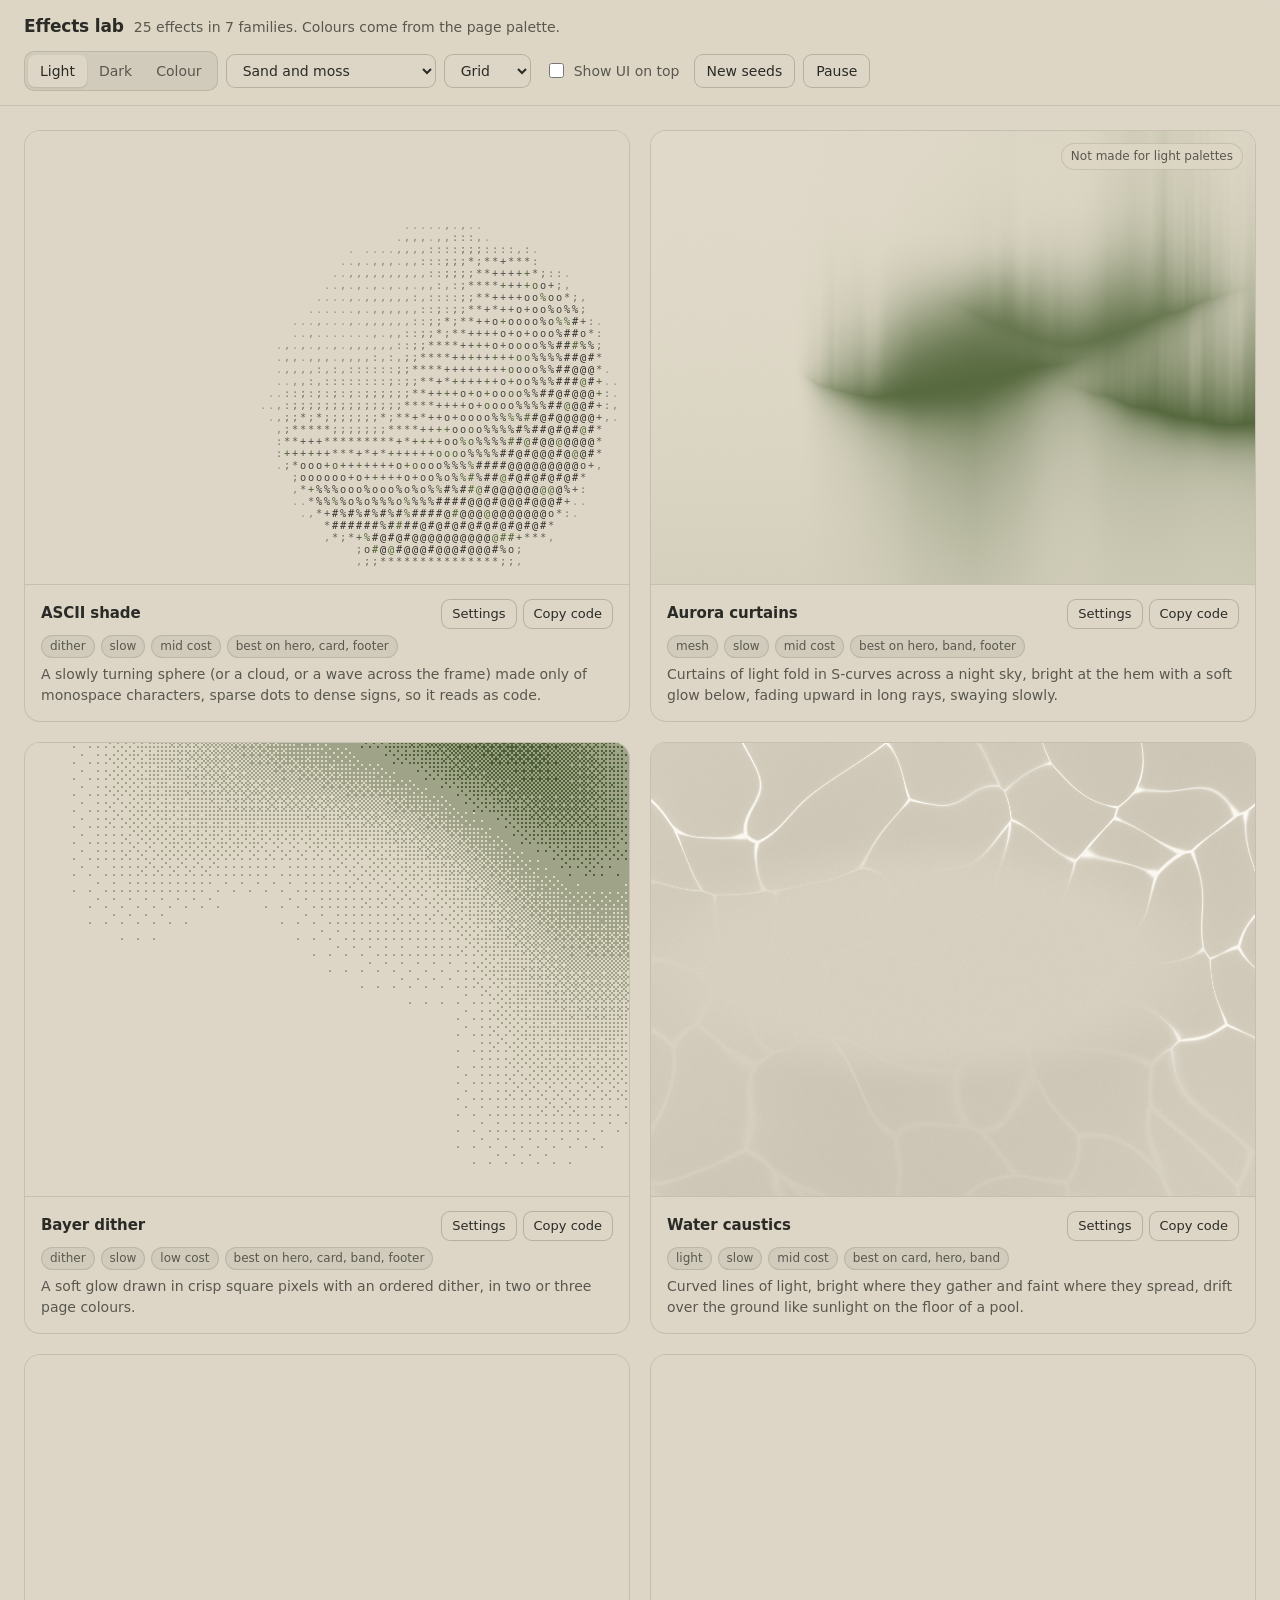
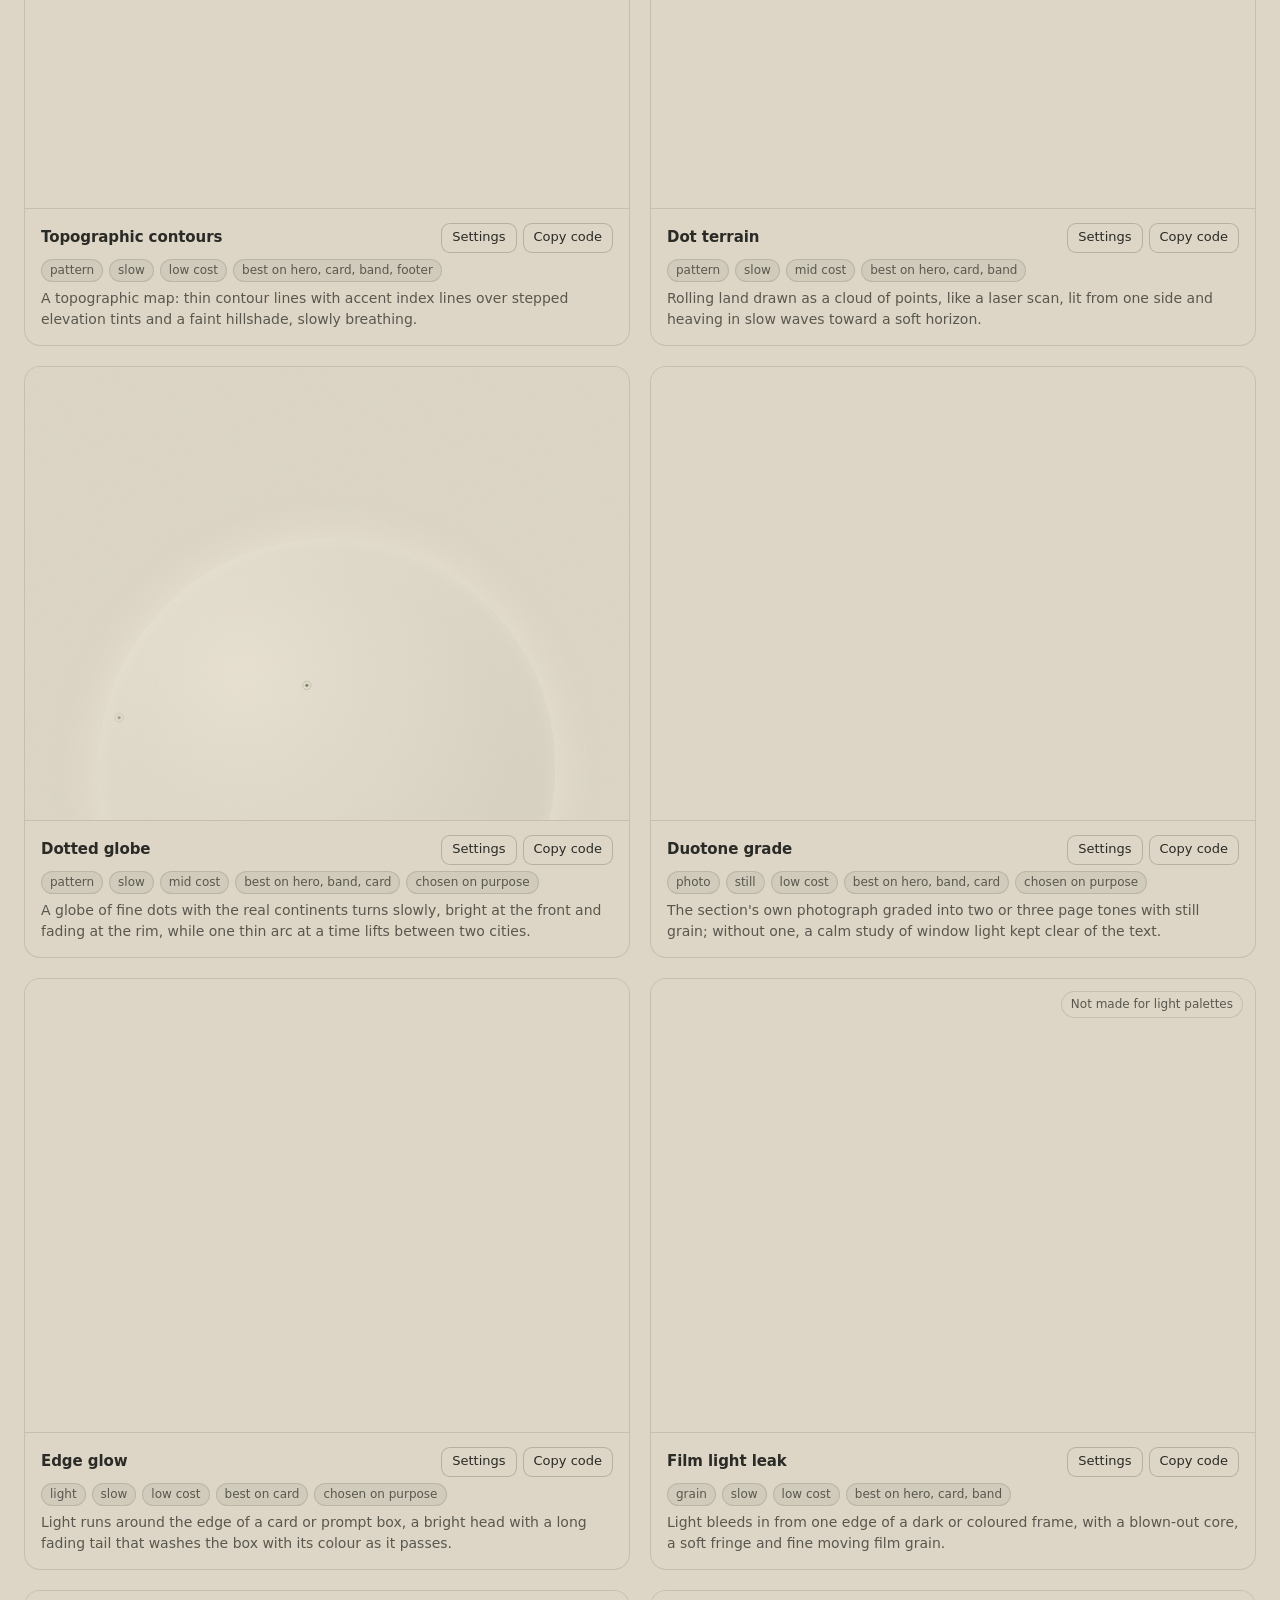
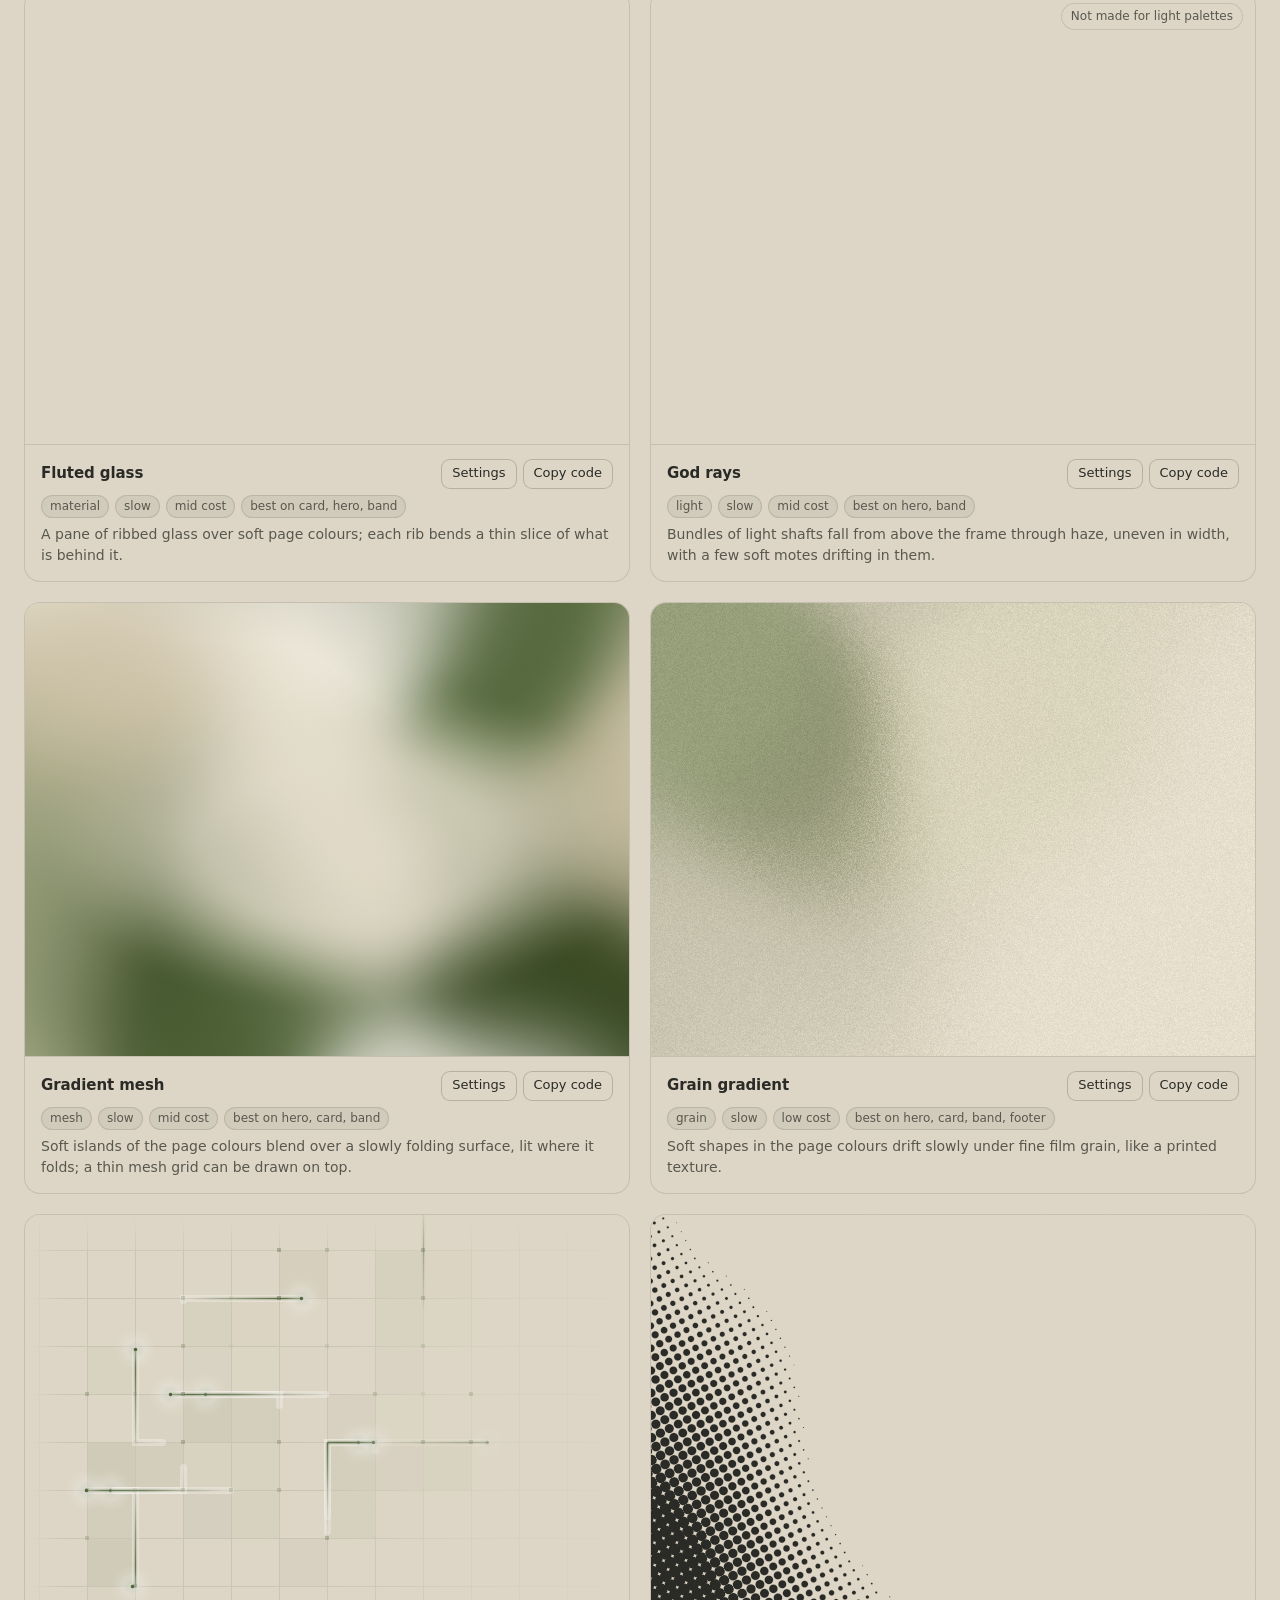
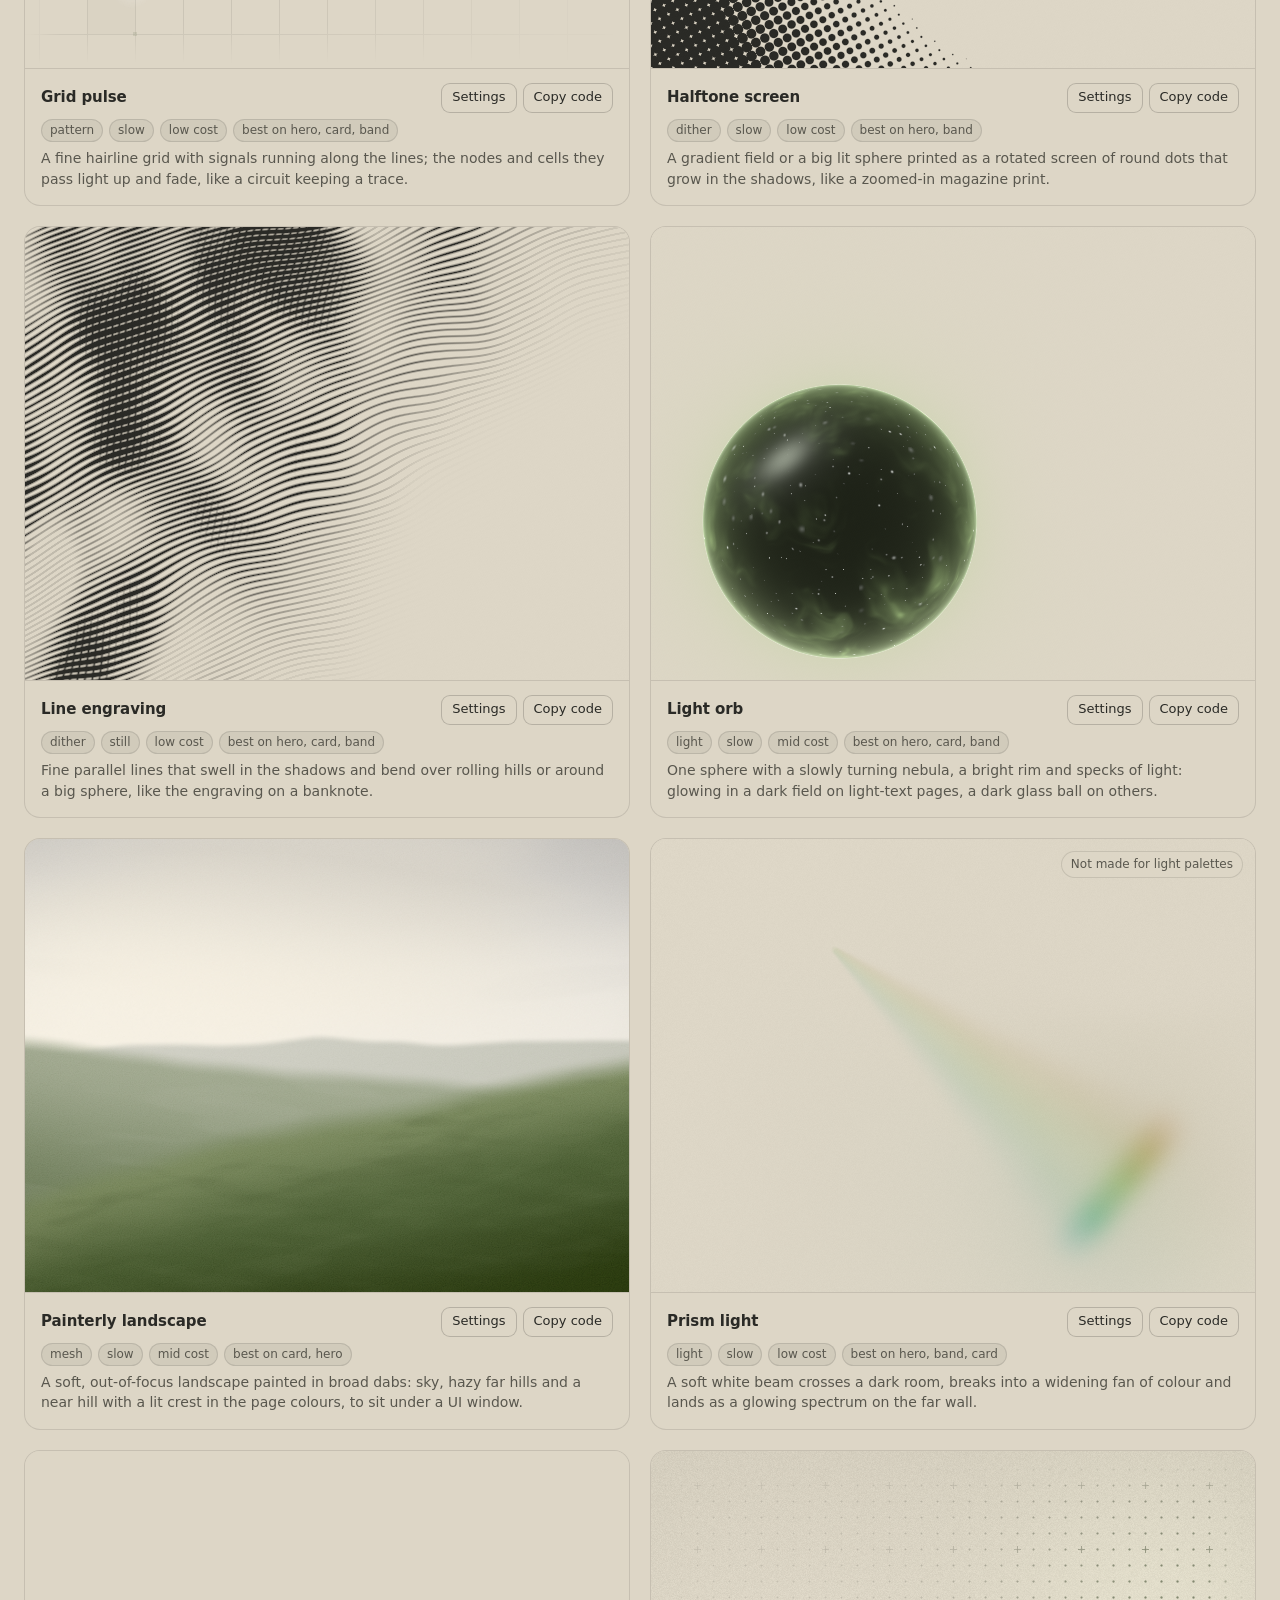
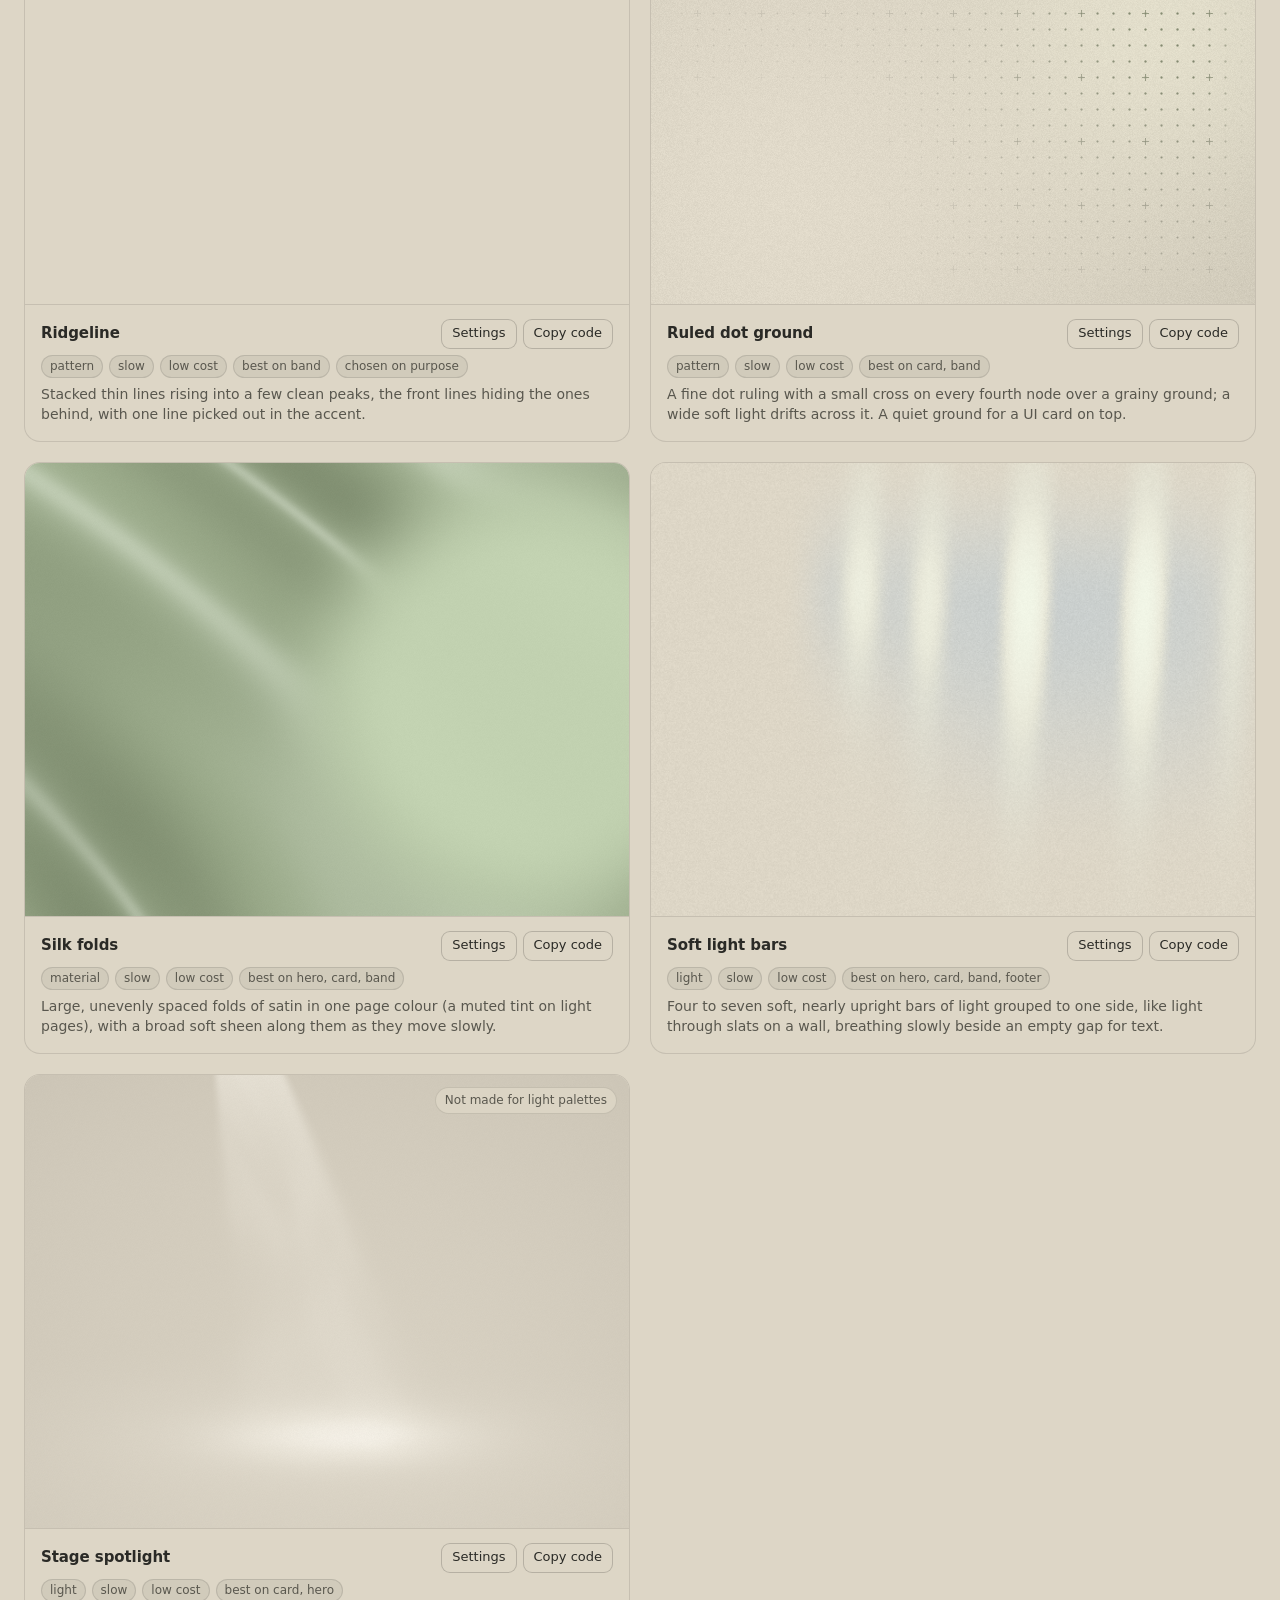
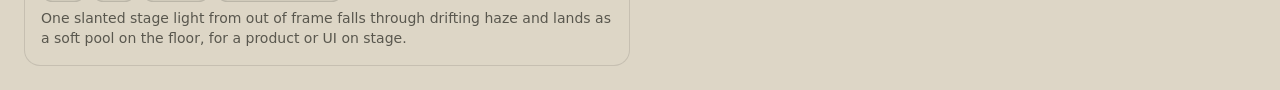
<file: assets/effects/lab.html>
<!doctype html>
<html lang="en">
<head>
<script>window.__tpGlMax = 16;   /* a gallery shows many live effects at once; a page of a site keeps the default 4 (fx.js) */</script>
<meta charset="utf-8">
<meta name="viewport" content="width=device-width, initial-scale=1">
<title>Effects lab</title>
<link rel="icon" href="data:,">
<style>
  :root {
    --bg: #ddd6c6; --surface: #d2cab8; --ink: #2a2a26; --muted: #59574e; --accent: #4f6238; --accent-ink: #ffffff;
    --line: color-mix(in oklab, var(--ink) 13%, transparent);
    --line-strong: color-mix(in oklab, var(--ink) 22%, transparent);
    --chip: color-mix(in oklab, var(--ink) 6%, var(--bg));
    --radius: 16px;
    color-scheme: light;
  }
  * { box-sizing: border-box; }
  html { -webkit-text-size-adjust: 100%; }
  body {
    margin: 0; background: var(--bg); color: var(--ink);
    font: 14px/1.45 ui-sans-serif, system-ui, -apple-system, "Segoe UI", Roboto, "Helvetica Neue", Arial, sans-serif;
    -webkit-font-smoothing: antialiased;
  }
  button, select, input { font: inherit; color: inherit; }
  .bar {
    position: sticky; top: 0; z-index: 20;
    display: flex; flex-wrap: wrap; align-items: center; justify-content: space-between; gap: 12px 20px;
    padding: 14px 24px; background: color-mix(in oklab, var(--bg) 90%, transparent);
    backdrop-filter: saturate(1.2) blur(14px); -webkit-backdrop-filter: saturate(1.2) blur(14px);
    border-bottom: 1px solid var(--line);
  }
  .title { display: flex; align-items: baseline; gap: 10px; min-width: 0; }
  .title h1 { margin: 0; font-size: 17px; font-weight: 640; letter-spacing: -0.01em; }
  .title p { margin: 0; color: var(--muted); white-space: nowrap; overflow: hidden; text-overflow: ellipsis; }
  .controls { display: flex; flex-wrap: wrap; align-items: center; gap: 8px; }
  .seg { display: inline-flex; padding: 3px; border-radius: 10px; background: var(--chip); border: 1px solid var(--line); }
  .seg button { border: 0; background: transparent; padding: 6px 12px; border-radius: 7px; cursor: pointer; color: var(--muted); }
  .seg button[aria-pressed="true"] { background: var(--bg); color: var(--ink); box-shadow: 0 1px 2px color-mix(in oklab, var(--ink) 14%, transparent); }
  .btn, select {
    height: 34px; padding: 0 12px; border-radius: 9px; border: 1px solid var(--line-strong); background: var(--bg);
    cursor: pointer; display: inline-flex; align-items: center; gap: 6px;
  }
  .btn:hover, select:hover { border-color: color-mix(in oklab, var(--ink) 35%, transparent); }
  .btn.primary { background: var(--ink); color: var(--bg); border-color: var(--ink); }
  label.check { display: inline-flex; align-items: center; gap: 7px; padding: 0 6px; cursor: pointer; color: var(--muted); }
  label.check input { accent-color: var(--accent); width: 15px; height: 15px; }
  select { max-width: 210px; }

  .grid {
    display: grid; gap: 20px; padding: 24px; max-width: 1680px; margin: 0 auto;
    grid-template-columns: repeat(auto-fit, minmax(min(100%, 400px), 1fr));
  }
  body[data-layout="wide"] .grid { grid-template-columns: 1fr; max-width: 1280px; }
  body[data-layout="hero"] .grid { grid-template-columns: 1fr; max-width: none; padding: 0; gap: 0; }
  .tile { border: 1px solid var(--line); border-radius: var(--radius); overflow: hidden; background: var(--bg); display: flex; flex-direction: column; min-width: 0; }
  body[data-layout="hero"] .tile { border-radius: 0; border-width: 0 0 1px; }
  .stage { position: relative; aspect-ratio: 4 / 3; overflow: hidden; }
  body[data-layout="wide"] .stage { aspect-ratio: 16 / 9; }
  body[data-layout="hero"] .stage { aspect-ratio: auto; height: 100vh; min-height: 560px; }
  .stage[data-unfit]::after {
    content: attr(data-unfit); position: absolute; top: 12px; right: 12px; padding: 4px 9px; border-radius: 999px;
    font-size: 12px; background: color-mix(in oklab, var(--bg) 85%, transparent); color: var(--muted); border: 1px solid var(--line);
  }

  /* sample content that sits on the effect */
  .sample { position: absolute; inset: 0; display: none; pointer-events: none; }
  body[data-ui="1"] .sample { display: block; }
  .sample-card {
    position: absolute; left: 22px; bottom: 22px; width: min(232px, calc(100% - 44px));
    display: grid; grid-template-columns: 36px 1fr; gap: 10px; align-items: center;
    padding: 12px 14px 12px 12px; border-radius: 12px; background: var(--surface); color: var(--ink);
    box-shadow: 0 1px 1px color-mix(in oklab, var(--ink) 8%, transparent), 0 10px 30px -12px rgb(0 0 0 / 0.3);
    border: 1px solid color-mix(in oklab, var(--ink) 8%, transparent);
  }
  .sample-card .ic {
    width: 36px; height: 36px; border-radius: 8px; background: var(--bg);
    background-image: radial-gradient(color-mix(in oklab, var(--ink) 55%, transparent) 1.1px, transparent 1.4px);
    background-size: 6px 6px; background-position: 3px 3px; border: 1px solid var(--line);
  }
  .sample-card b { display: block; font-size: 13px; font-weight: 600; }
  .sample-card span { display: block; font-size: 12px; color: var(--muted); font-variant-numeric: tabular-nums; }
  .sample-card .track { grid-column: 1 / -1; height: 4px; border-radius: 4px; background: color-mix(in oklab, var(--ink) 12%, transparent); position: relative; }
  .sample-card .track i { position: absolute; inset: 0 45% 0 0; border-radius: inherit; background: var(--accent); }
  .sample-head { position: absolute; left: 24px; top: 22px; right: 24px; color: var(--ink); }
  .sample-head b { display: block; font-size: clamp(18px, 2.2vw, 30px); font-weight: 640; letter-spacing: -0.02em; line-height: 1.1; max-width: 16ch; }
  .sample-head span { display: block; margin-top: 6px; color: var(--muted); max-width: 34ch; }
  body[data-layout="hero"] .sample-head { left: 48px; top: auto; bottom: 30vh; }
  body[data-layout="hero"] .sample-head b { font-size: clamp(36px, 5vw, 72px); }
  body[data-layout="hero"] .sample-card { left: 48px; bottom: 48px; }

  /* card layout: a feature card with an inset effect panel and a small UI window on it */
  .card-head { display: none; }
  body[data-layout="card"] .grid { grid-template-columns: repeat(auto-fit, minmax(min(100%, 460px), 1fr)); max-width: 1240px; gap: 16px; }
  body[data-layout="card"] .tile { padding: 22px; border: 0; background: color-mix(in oklab, var(--ink) 4.5%, var(--bg)); border-radius: 18px; }
  body[data-layout="card"] .card-head { display: block; }
  .card-head b { display: block; font-size: 15px; font-weight: 620; }
  .card-head p { margin: 4px 0 0; color: var(--muted); max-width: 52ch; }
  body[data-layout="card"] .stage { margin-top: 18px; border-radius: 12px; aspect-ratio: 16 / 10; }
  body[data-layout="card"] .info { display: none; }
  body[data-layout="card"] .sample { display: block; }
  body[data-layout="card"] .sample-head, body[data-layout="card"] .sample-card { display: none; }
  .window { display: none; }
  body[data-layout="card"] .window {
    display: block; position: absolute; left: 50%; top: 54%; transform: translate(-50%, -50%); width: 64%;
    border-radius: 10px; background: var(--surface); color: var(--ink);
    box-shadow: 0 1px 0 color-mix(in oklab, var(--ink) 6%, transparent), 0 18px 40px -16px rgb(0 0 0 / 0.35);
    border: 1px solid color-mix(in oklab, var(--ink) 10%, transparent); overflow: hidden; font-size: 12px;
  }
  .window .wbar { display: flex; align-items: center; gap: 5px; padding: 8px 10px; border-bottom: 1px solid var(--line); }
  .window .wbar i { width: 7px; height: 7px; border-radius: 50%; background: color-mix(in oklab, var(--ink) 22%, transparent); }
  .window .wbar span { margin-left: 8px; color: var(--muted); }
  .window .wbody { padding: 12px 12px 14px; display: grid; gap: 8px; }
  .window .wrow { display: flex; align-items: center; justify-content: space-between; gap: 10px; }
  .window .wrow em { font-style: normal; color: var(--muted); font-variant-numeric: tabular-nums; }
  .window .wbtn { justify-self: start; margin-top: 2px; padding: 5px 10px; border-radius: 7px; background: var(--accent); color: var(--accent-ink); font-weight: 600; }
  .info { padding: 14px 16px 16px; display: grid; gap: 4px; border-top: 1px solid var(--line); }
  body[data-layout="hero"] .info { display: none; }
  .info-top { display: flex; align-items: center; justify-content: space-between; gap: 12px; }
  .info h2 { margin: 0; font-size: 15px; font-weight: 620; letter-spacing: -0.005em; }
  .tags { display: flex; flex-wrap: wrap; gap: 6px; margin: 2px 0 2px; }
  .tags span { font-size: 12px; padding: 2px 8px; border-radius: 999px; background: var(--chip); color: var(--muted); border: 1px solid var(--line); }
  .look { margin: 0; color: var(--muted); }
  .actions { display: flex; gap: 6px; flex: none; }
  .actions .btn { height: 30px; padding: 0 10px; font-size: 13px; }

  .params { display: none; padding: 4px 16px 16px; gap: 10px 18px; grid-template-columns: repeat(auto-fill, minmax(170px, 1fr)); }
  .tile.open .params { display: grid; }
  .param { display: grid; gap: 4px; }
  .param label { display: flex; justify-content: space-between; font-size: 12px; color: var(--muted); }
  .param output { color: var(--ink); font-variant-numeric: tabular-nums; }
  .param input[type=range] { width: 100%; accent-color: var(--ink); margin: 0; }
  .params .row { grid-column: 1 / -1; display: flex; gap: 8px; align-items: center; }
  .params .row input { width: 90px; height: 30px; border-radius: 8px; border: 1px solid var(--line-strong); background: var(--bg); padding: 0 8px; }

  .empty { padding: 80px 24px; text-align: center; color: var(--muted); }
  .toast {
    position: fixed; left: 50%; bottom: 24px; transform: translate(-50%, 20px); opacity: 0; pointer-events: none;
    background: var(--ink); color: var(--bg); padding: 9px 14px; border-radius: 10px; transition: .25s ease; z-index: 30;
  }
  .toast.on { opacity: 1; transform: translate(-50%, 0); }
  @media (max-width: 640px) {
    .bar { padding: 12px 16px; }
    .grid { padding: 16px; gap: 16px; }
    .title p { display: none; }
  }
</style>
</head>
<body data-layout="grid">
<header class="bar">
  <div class="title">
    <h1>Effects lab</h1>
    <p id="count"></p>
  </div>
  <div class="controls">
    <div class="seg" role="group" aria-label="Palette type">
      <button type="button" data-kind="light">Light</button>
      <button type="button" data-kind="dark">Dark</button>
      <button type="button" data-kind="colour">Colour</button>
    </div>
    <select id="pal" aria-label="Palette"></select>
    <select id="layout" aria-label="Layout"><option value="grid">Grid</option><option value="card">Cards</option><option value="wide">Wide</option><option value="hero">Hero</option></select>
    <label class="check"><input type="checkbox" id="ui"> Show UI on top</label>
    <button type="button" class="btn" id="reseed">New seeds</button>
    <button type="button" class="btn" id="pause">Pause</button>
  </div>
</header>
<main class="grid" id="grid"></main>
<div class="toast" id="toast" role="status"></div>
<script id="palettes" type="application/json">[{"id":"white-link-blue","name":"Sheet and biro","bg":"#ffffff","surface":"#f4f4f4","ink":"#111111","muted":"#6b6b6b","accent":"#1a4be0","accentInk":"#ffffff"},{"id":"cool-white-slate","name":"Frost and slate","bg":"#f7f9fa","surface":"#ecf0f2","ink":"#1f3038","muted":"#5d6b72","accent":"#0d7480","accentInk":"#ffffff"},{"id":"rose-grey-green","name":"Rose grey, green","bg":"#ebe5e3","surface":"#e1dad7","ink":"#2b2622","muted":"#6a615d","accent":"#0f7d45","accentInk":"#ffffff"},{"id":"paper-grey-brass","name":"Newsprint and brass","bg":"#e8e8e3","surface":"#dcdcd6","ink":"#181715","muted":"#63625c","accent":"#bfb21a","accentInk":"#181715"},{"id":"stone-blueprint","name":"Stone and blueprint","bg":"#dfdedb","surface":"#d3d2ce","ink":"#26251e","muted":"#5f5d55","accent":"#2456d6","accentInk":"#ffffff"},{"id":"white-navy-tab","name":"Navy on white","bg":"#ffffff","surface":"#f4f4f2","ink":"#1f2b4d","muted":"#6a7186","accent":"#f7941d","accentInk":"#1f2b4d"},{"id":"three-stones","name":"Three stones","bg":"#eeecea","surface":"#e4e1dd","ink":"#333231","muted":"#6b6763","accent":"#5c6b54","accentInk":"#ffffff"},{"id":"putty-black-teal","name":"Putty and black","bg":"#dedad3","surface":"#d3cec6","ink":"#0a0a0a","muted":"#5c5852","accent":"#256f82","accentInk":"#ffffff"},{"id":"moss-sand","name":"Sand and moss","bg":"#ddd6c6","surface":"#d2cab8","ink":"#2a2a26","muted":"#59574e","accent":"#4f6238","accentInk":"#ffffff"},{"id":"green-mat-chocolate","name":"Bone, green, chocolate","bg":"#e5e1d8","surface":"#dad5ca","ink":"#2a1d17","muted":"#6b5b51","accent":"#456f3a","accentInk":"#ffffff"},{"id":"lunar-grey-bronze","name":"Lunar and bronze","bg":"#111111","surface":"#1c1c1c","ink":"#f2f2f2","muted":"#8f8f8f","accent":"#a08672","accentInk":"#111111"},{"id":"blue-black-cornflower","name":"Night and sky blue","bg":"#0a0d14","surface":"#131824","ink":"#e9edf3","muted":"#8891a1","accent":"#5ab9fc","accentInk":"#0a0d14"},{"id":"green-black-bone","name":"Green-black and bone","bg":"#161c1a","surface":"#1f2725","ink":"#e3e2da","muted":"#8e948d","accent":"#9fc7b8","accentInk":"#161c1a"},{"id":"black-crimson","name":"Black and crimson","bg":"#0a0a0a","surface":"#151515","ink":"#efefef","muted":"#8c8c8c","accent":"#b11226","accentInk":"#ffffff"},{"id":"forest-pale-lime","name":"Forest and lime","bg":"#0f1f10","surface":"#162a17","ink":"#ffffff","muted":"#9aa39a","accent":"#c6f19d","accentInk":"#0f1f10"},{"id":"charcoal-room-sage","name":"Charcoal and sage","bg":"#1c1c1c","surface":"#262626","ink":"#f1f1ef","muted":"#9a9b96","accent":"#8fa68e","accentInk":"#1c1c1c"},{"id":"warm-black-gold","name":"Warm black, gold","bg":"#0c0a08","surface":"#181512","ink":"#ffffff","muted":"#8f8a84","accent":"#c9a45a","accentInk":"#0c0a08"},{"id":"graphite-safety-orange","name":"Graphite and orange","bg":"#18191b","surface":"#222427","ink":"#eff0f1","muted":"#9c9ea3","accent":"#ff4a1f","accentInk":"#18191b"},{"id":"soot-pale-lime","name":"Soot and lime","bg":"#0f0f0f","surface":"#1a1a1a","ink":"#ffffff","muted":"#8f8f8f","accent":"#dafa9c","accentInk":"#0f0f0f"},{"id":"plum-black-pink","name":"Plum-black and pink","bg":"#0d060b","surface":"#1b0e17","ink":"#ffffff","muted":"#9a8f97","accent":"#ff488b","accentInk":"#0d060b"},{"id":"white-signal-red","name":"Signal red, white","bg":"#ffffff","surface":"#f2f2f2","ink":"#0a0a0a","muted":"#6b6b6b","accent":"#d92b21","accentInk":"#ffffff"},{"id":"white-mint-tiles","name":"Greys and mint","bg":"#ffffff","surface":"#f3f3f3","ink":"#232323","muted":"#6e6e6e","accent":"#a1ffcb","accentInk":"#232323"},{"id":"cool-grey-cobalt","name":"Cool grey, cobalt","bg":"#eef0f3","surface":"#e2e5ea","ink":"#0b0c0e","muted":"#5d6470","accent":"#1f2de6","accentInk":"#ffffff"},{"id":"offwhite-bottle-yellow","name":"Bottle ink, yellow","bg":"#f7f7f7","surface":"#ebebeb","ink":"#0d2a1c","muted":"#5f6b64","accent":"#f6e016","accentInk":"#0d2a1c"},{"id":"teal-on-paper","name":"Teal on paper","bg":"#f7f9f8","surface":"#ebf0ee","ink":"#06525c","muted":"#2f737d","accent":"#06525c","accentInk":"#f7f9f8"},{"id":"navy-pink","name":"Navy and pink","bg":"#1a2039","surface":"#212846","ink":"#f9a3c0","muted":"#b9879c","accent":"#f9a3c0","accentInk":"#1a2039"},{"id":"blush-aubergine","name":"Blush and aubergine","bg":"#edccbe","surface":"#e8c2b2","ink":"#351a2b","muted":"#6c4857","accent":"#351a2b","accentInk":"#edccbe"},{"id":"cobalt-on-sand","name":"Cobalt on sand","bg":"#e6dbc7","surface":"#ddd0b9","ink":"#062b8a","muted":"#3a5aa8","accent":"#062b8a","accentInk":"#e6dbc7"},{"id":"oxblood-grey","name":"Oxblood and grey","bg":"#e2e2e2","surface":"#d6d6d6","ink":"#7d0c14","muted":"#7a4a4e","accent":"#7d0c14","accentInk":"#e2e2e2"},{"id":"olive-on-bone","name":"Olive on bone","bg":"#ecebe7","surface":"#e1dfd9","ink":"#38450f","muted":"#5d683a","accent":"#38450f","accentInk":"#ecebe7"},{"id":"burgundy-bubblegum","name":"Burgundy and bubblegum","bg":"#3d0012","surface":"#4d0519","ink":"#ff99d3","muted":"#c77aa0","accent":"#ff99d3","accentInk":"#3d0012"},{"id":"bottle-green-gold","name":"Bottle green, gold","bg":"#133621","surface":"#1a4429","ink":"#f4d96c","muted":"#b3a55e","accent":"#f4d96c","accentInk":"#133621"},{"id":"cobalt-field","name":"Cobalt field","bg":"#0034eb","surface":"#002fd6","ink":"#ffffff","muted":"#dfe4f2","accent":"#e9e34a","accentInk":"#111111"},{"id":"mustard-field","name":"Mustard and black","bg":"#e1ac10","surface":"#cd9d0f","ink":"#0b0b0b","muted":"#4d3d0a","accent":"#24338f","accentInk":"#ffffff"},{"id":"carmine-field","name":"Carmine field","bg":"#9c1220","surface":"#8a101c","ink":"#ffffff","muted":"#f0b9bd","accent":"#ffd9dc","accentInk":"#9c1220"},{"id":"pink-field-lime","name":"Bubblegum and lime","bg":"#ff87ab","surface":"#ff739d","ink":"#0a0a0a","muted":"#6b1f3a","accent":"#def915","accentInk":"#0a0a0a"},{"id":"sky-field-navy","name":"Sky and navy","bg":"#6bb4ee","surface":"#7dbdf0","ink":"#0e1822","muted":"#1b3d5c","accent":"#ff5a1f","accentInk":"#0e1822"},{"id":"orange-field-black","name":"Orange and black","bg":"#ff7a1f","surface":"#ff8633","ink":"#050f16","muted":"#5a2306","accent":"#050f16","accentInk":"#ff7a1f"},{"id":"tobacco-olive","name":"Tobacco and olive","bg":"#472913","surface":"#55321a","ink":"#e4e0cf","muted":"#b39f84","accent":"#525e1b","accentInk":"#e4e0cf"},{"id":"poster-chapters","name":"Poster chapters","bg":"#e6e0d2","surface":"#dcd5c5","ink":"#1a1a1a","muted":"#5f5b52","accent":"#18bc42","accentInk":"#1a1a1a"},{"id":"blue-red-black","name":"Blue, red, black","bg":"#ffffff","surface":"#f3f3f3","ink":"#0a0a0a","muted":"#6b6b6b","accent":"#1f30e0","accentInk":"#ffffff"},{"id":"charcoal-primaries","name":"Charcoal and primaries","bg":"#191919","surface":"#242424","ink":"#ffffff","muted":"#9a9a9a","accent":"#0c7866","accentInk":"#ffffff"},{"id":"ultramarine-yellow","name":"Ultramarine and yellow","bg":"#1423b8","surface":"#1220a6","ink":"#ffffff","muted":"#e4e2d6","accent":"#1fc27a","accentInk":"#0a0a0a"},{"id":"candy-chapters","name":"Candy chapters","bg":"#ffd249","surface":"#f5c63c","ink":"#0a0a0a","muted":"#5e4a0a","accent":"#f53fd6","accentInk":"#0a0a0a"},{"id":"orange-sky-lime","name":"Orange, sky, lime","bg":"#ff8126","surface":"#ff8d3a","ink":"#111111","muted":"#5c2a05","accent":"#de194b","accentInk":"#ffffff"},{"id":"post-red-mustard","name":"Post red, mustard","bg":"#e2dccf","surface":"#d7d0c1","ink":"#2a1110","muted":"#6b524c","accent":"#4a6f84","accentInk":"#ffffff"},{"id":"mint-orange-grey","name":"Grey, mint, orange","bg":"#ffffff","surface":"#f5f5f5","ink":"#000000","muted":"#666666","accent":"#a7ff9c","accentInk":"#000000"},{"id":"report-blocks","name":"Report blocks","bg":"#ffffff","surface":"#f6f6f6","ink":"#000000","muted":"#5f5f5f","accent":"#fe7141","accentInk":"#000000"},{"id":"card-pastels","name":"Card pastels","bg":"#f7f7f5","surface":"#ebebe8","ink":"#000000","muted":"#666662","accent":"#d0106f","accentInk":"#ffffff"},{"id":"mint-pink-accounts","name":"Mint and pink","bg":"#f8f8f8","surface":"#eeeeee","ink":"#0a0a0a","muted":"#6a6a6a","accent":"#1f6b3a","accentInk":"#ffffff"},{"id":"swap-pastels","name":"Swapping pastels","bg":"#c3d7e5","surface":"#d0e0eb","ink":"#141414","muted":"#4a5068","accent":"#0f5257","accentInk":"#ffffff"},{"id":"blush-sage-slate","name":"Blush, sage, slate","bg":"#a6b3bc","surface":"#b2bdc5","ink":"#1c1c1c","muted":"#38424a","accent":"#2c3620","accentInk":"#e3e2da"},{"id":"candy-on-black","name":"Candy on black","bg":"#000000","surface":"#0d0d0d","ink":"#ffffff","muted":"#999999","accent":"#93f1f7","accentInk":"#000000"},{"id":"sky-sand","name":"Sky and sand","bg":"#cbe4f2","surface":"#bcdcee","ink":"#0a0a0a","muted":"#44606e","accent":"#b0298f","accentInk":"#ffffff"},{"id":"studio-grey","name":"Studio grey","bg":"#a8a8aa","surface":"#b4b4b6","ink":"#0e0e0e","muted":"#3a3a3c","accent":"#1f5c49","accentInk":"#ffffff"},{"id":"walnut-tan","name":"Walnut and tan","bg":"#2b2216","surface":"#382d1e","ink":"#e4e2da","muted":"#a39a8b","accent":"#bda38b","accentInk":"#2b2216"}]</script>
<script id="presets" type="application/json">{"light":"moss-sand","dark":"blue-black-cornflower","colour":"cobalt-field"}</script>
<script type="module">
  import fx from './fx.js';

  const q = new URLSearchParams(location.search);
  const PALETTES = JSON.parse(document.getElementById('palettes').textContent);
  const PRESETS = JSON.parse(document.getElementById('presets').textContent);
  const byId = Object.fromEntries(PALETTES.map(p => [p.id, p]));
  const $ = s => document.querySelector(s);
  const grid = $('#grid');

  if (q.has('fallback')) fx.config.forceFallback = true;
  if (q.has('webgl1')) fx.config.forceWebGL1 = true;
  if (q.has('time')) fx.setClock(+q.get('time'));
  document.body.dataset.layout = ['wide', 'hero', 'card'].includes(q.get('layout')) ? q.get('layout') : 'grid';
  $('#layout').value = document.body.dataset.layout;
  $('#layout').addEventListener('change', e => { document.body.dataset.layout = e.target.value; syncUrl(); });
  document.body.dataset.ui = q.get('ui') === '1' ? '1' : '0';
  $('#ui').checked = document.body.dataset.ui === '1';

  let palette = pickPalette(q.get('palette') || 'light');
  let paused = false;
  const tiles = [];

  function pickPalette(key) {
    const id = PRESETS[key] || key;
    return byId[id] || byId[PRESETS.light] || PALETTES[0];
  }
  function applyPalette(p) {
    const r = document.documentElement.style;
    r.setProperty('--bg', p.bg); r.setProperty('--surface', p.surface); r.setProperty('--ink', p.ink);
    r.setProperty('--muted', p.muted); r.setProperty('--accent', p.accent); r.setProperty('--accent-ink', p.accentInk);
    document.documentElement.style.colorScheme = fx.paletteKind(p) === 'light' ? 'light' : 'dark';
    const kind = fx.paletteKind(p);
    for (const b of document.querySelectorAll('.seg button')) b.setAttribute('aria-pressed', String(PRESETS[b.dataset.kind] === p.id));
    $('#pal').value = p.id;
    for (const t of tiles) {
      const fits = t.meta.palettes.includes(kind);
      if (fits) t.stage.removeAttribute('data-unfit'); else t.stage.setAttribute('data-unfit', `Not made for ${kind} palettes`);
      t.ctrl?.setPalette(fx.normalizePalette(p));
    }
  }
  function toast(msg) {
    const el = $('#toast'); el.textContent = msg; el.classList.add('on');
    clearTimeout(toast.t); toast.t = setTimeout(() => el.classList.remove('on'), 1600);
  }
  const fmt = (v, d) => (d.step && d.step >= 1 ? String(Math.round(v)) : (+v).toFixed(2));

  function snippet(t) {
    const p = t.ctrl.params, d = t.meta.params || {};
    const changed = Object.fromEntries(Object.entries(p).filter(([k, v]) => d[k] && v !== d[k].default));
    const attrs = [`data-fx="${t.meta.id}"`, `data-fx-seed="${t.ctrl.seed}"`];
    if (Object.keys(changed).length) attrs.push(`data-fx-params='${JSON.stringify(changed)}'`);
    return `<div ${attrs.join(' ')}></div>`;
  }

  function buildTile(meta, i) {
    const tile = document.createElement('article');
    tile.className = 'tile';
    tile.dataset.id = meta.id;
    tile.innerHTML = `
      <div class="card-head"><b></b><p></p></div>
      <div class="stage">
        <div class="sample" aria-hidden="true">
          <div class="window"><div class="wbar"><i></i><i></i><i></i><span>Settings</span></div>
            <div class="wbody"><div class="wrow"><span>Grain</span><em>0.60</em></div><div class="wrow"><span>Speed</span><em>0.50</em></div><span class="wbtn">Apply</span></div></div>
          <div class="sample-head"><b>A headline sits here</b><span>Secondary text, to check contrast on the effect.</span></div>
          <div class="sample-card"><div class="ic"></div><div><b></b><span></span></div><div class="track"><i></i></div></div>
        </div>
      </div>
      <div class="info">
        <div class="info-top">
          <h2></h2>
          <div class="actions">
            <button type="button" class="btn" data-act="params" aria-expanded="false">Settings</button>
            <button type="button" class="btn" data-act="copy">Copy code</button>
          </div>
        </div>
        <div class="tags"></div>
        <p class="look"></p>
      </div>
      <div class="params"></div>`;
    tile.querySelector('h2').textContent = meta.name;
    tile.querySelector('.card-head b').textContent = meta.name;
    tile.querySelector('.card-head p').textContent = meta.look;
    tile.querySelector('.window .wbar span').textContent = meta.name;
    const wk = Object.keys(meta.params || {}).slice(0, 2);
    tile.querySelectorAll('.window .wrow').forEach((row, n) => {
      const k = wk[n];
      if (!k) { row.remove(); return; }
      row.querySelector('span').textContent = k[0].toUpperCase() + k.slice(1);
      row.querySelector('em').textContent = fmt(meta.params[k].default, meta.params[k]);
    });
    tile.querySelector('.look').textContent = meta.look;
    tile.querySelector('.sample-card b').textContent = meta.name;
    const keys = Object.keys(meta.params || {}).slice(0, 2);
    tile.querySelector('.sample-card span').textContent = keys.map(k => `${k} ${fmt(meta.params[k].default, meta.params[k])}`).join(' · ');
    const tags = [meta.family, meta.motion, `${meta.cost} cost`, `best on ${meta.bestOn.join(', ')}`, ...(meta.random === false ? ['chosen on purpose'] : [])];
    tile.querySelector('.tags').append(...tags.map(s => Object.assign(document.createElement('span'), { textContent: s })));
    const stage = tile.querySelector('.stage');
    const seed = q.has('seed') ? (+q.get('seed') + i * 101) : 1000 + i * 37;
    const t = { meta, tile, stage, seed, ctrl: null };
    tile.querySelector('[data-act="copy"]').addEventListener('click', async () => {
      if (!t.ctrl) return;
      try { await navigator.clipboard.writeText(snippet(t)); toast('Code copied'); }
      catch (_) { prompt('Copy this code', snippet(t)); }
    });
    tile.querySelector('[data-act="params"]').addEventListener('click', e => {
      const open = tile.classList.toggle('open');
      e.currentTarget.setAttribute('aria-expanded', String(open));
    });
    buildParams(t);
    return t;
  }

  function buildParams(t) {
    const box = t.tile.querySelector('.params');
    box.innerHTML = '';
    for (const [k, d] of Object.entries(t.meta.params || {})) {
      const id = `${t.meta.id}-${k}`;
      const row = document.createElement('div');
      row.className = 'param';
      row.innerHTML = `<label for="${id}"><span>${k}</span><output></output></label><input type="range" id="${id}">`;
      const inp = row.querySelector('input'), out = row.querySelector('output');
      inp.min = d.min; inp.max = d.max; inp.step = d.step || (d.max - d.min) / 100; inp.value = d.default;
      out.textContent = fmt(d.default, d);
      inp.addEventListener('input', () => { out.textContent = fmt(+inp.value, d); t.ctrl?.set({ [k]: +inp.value }); });
      box.append(row);
    }
    const row = document.createElement('div');
    row.className = 'row';
    row.innerHTML = `<span>Seed</span><input type="number" min="0" max="9999" step="1"><button type="button" class="btn">Reset</button>`;
    const seedIn = row.querySelector('input');
    seedIn.value = t.seed;
    seedIn.addEventListener('change', () => { t.seed = +seedIn.value || 0; remount(t); });
    row.querySelector('button').addEventListener('click', () => { buildParams(t); remount(t); });
    box.append(row);
  }

  async function remount(t, params) {
    t.ctrl = await fx.mount(t.stage, t.meta.id, { palette: fx.normalizePalette(palette), params: params || currentParams(t), seed: t.seed });
    if (paused) t.ctrl.pause();
    t.tile.querySelector('.params .row input').value = t.seed;
    // the seed may place the calm area and focal point (fx.compose): show the values in use
    for (const [k, d] of Object.entries(t.meta.params || {})) {
      const inp = t.tile.querySelector(`#${t.meta.id}-${k}`);
      if (inp && t.ctrl.params[k] != null) { inp.value = t.ctrl.params[k]; inp.previousElementSibling.querySelector('output').textContent = fmt(t.ctrl.params[k], d); }
    }
  }
  function currentParams(t) {
    const out = {};
    for (const inp of t.tile.querySelectorAll('.param input')) out[inp.id.slice(t.meta.id.length + 1)] = +inp.value;
    return out;
  }

  // controls
  for (const b of document.querySelectorAll('.seg button')) {
    b.addEventListener('click', () => { palette = pickPalette(b.dataset.kind); applyPalette(palette); syncUrl(); });
  }
  const sel = $('#pal');
  const groups = { light: [], dark: [], colour: [] };
  for (const p of PALETTES) groups[fx.paletteKind(p)].push(p);
  for (const [k, list] of Object.entries(groups)) {
    const og = document.createElement('optgroup');
    og.label = k[0].toUpperCase() + k.slice(1);
    for (const p of list) og.append(new Option(p.name, p.id));
    sel.append(og);
  }
  sel.addEventListener('change', () => { palette = pickPalette(sel.value); applyPalette(palette); syncUrl(); });
  $('#ui').addEventListener('change', e => {
    document.body.dataset.ui = e.target.checked ? '1' : '0';
    syncUrl();
    // a page puts the calm area where its text is; with the sample text on, do the same
    const calm = textCalm();
    for (const t of tiles) remount(t, calm ? { ...currentParams(t), ...calm } : {});
  });
  $('#layout').addEventListener('change', () => {
    const calm = textCalm();
    if (calm) for (const t of tiles) remount(t, { ...currentParams(t), ...calm });
  });
  // where the sample headline sits (0..1 of the frame), or null when no text is on the effect
  function textCalm() {
    const layout = document.body.dataset.layout;
    if (document.body.dataset.ui !== '1' || layout === 'card') return null;
    return layout === 'hero' ? { calmX: 0.2, calmY: 0.62 } : { calmX: 0.2, calmY: 0.18 };
  }
  $('#reseed').addEventListener('click', () => {
    for (const t of tiles) { t.seed = Math.floor(Math.random() * 10000); remount(t); }
  });
  $('#pause').addEventListener('click', e => {
    paused = !paused;
    e.currentTarget.textContent = paused ? 'Play' : 'Pause';
    for (const t of tiles) paused ? t.ctrl?.pause() : t.ctrl?.resume();
  });
  function syncUrl() {
    const u = new URL(location.href);
    u.searchParams.set('palette', palette.id);
    if (document.body.dataset.ui === '1') u.searchParams.set('ui', '1'); else u.searchParams.delete('ui');
    if (document.body.dataset.layout !== 'grid') u.searchParams.set('layout', document.body.dataset.layout); else u.searchParams.delete('layout');
    history.replaceState(null, '', u);
  }

  // load
  let index;
  try { index = await fetch('./index.json', { cache: 'no-store' }).then(r => { if (!r.ok) throw new Error(r.status); return r.json(); }); }
  catch (err) { grid.innerHTML = '<p class="empty">index.json did not load. Run: node scripts/effects.mjs index, and serve this folder over http.</p>'; throw err; }
  let list = index.effects || [];
  const only = (q.get('only') || '').split(',').map(s => s.trim()).filter(Boolean);
  if (only.length) list = only.map(id => list.find(e => e.id === id)).filter(Boolean);
  if (q.get('family')) list = list.filter(e => e.family === q.get('family'));
  const kinds = new Set(list.map(e => e.family));
  $('#count').textContent = `${list.length} effect${list.length === 1 ? '' : 's'} in ${kinds.size} famil${kinds.size === 1 ? 'y' : 'ies'}. Colours come from the page palette.`;
  if (!list.length) grid.innerHTML = '<p class="empty">No effects match.</p>';
  list.forEach((meta, i) => { const t = buildTile(meta, i); tiles.push(t); grid.append(t.tile); });
  applyPalette(palette);
  await Promise.all(tiles.map(t => remount(t, { ...(textCalm() || {}) })));
  document.documentElement.dataset.ready = '1';
</script>
</body>
</html>
</file>
<file: assets/system.css>
/*
  taste-skill system.css - the one system for the page. Link it first, then assets/ui/cards.css (the
  feature card, its panel and the fragment placements), then set the palette (--p-*), the fonts and
  the radius set on :root in the page (node scripts/start.mjs prints that block).
  Do not add a second grid, spacing scale, type scale, radius scale, button or card style.
*/

/* ---------------------------------------------------------------- tokens */
:root {
  /* palette (hex only; fx.js reads --bg --surface --ink --muted --accent --accent-ink) */
  --p-bg: #ffffff;
  --p-surface: #f4f4f4;
  --p-ink: #111111;
  --p-muted: #6b6b6b;
  --p-accent: #1a4be0;
  --p-accent-ink: #ffffff;
  --p-action: #1a4be0;      /* buttons, links, focus: the accent, or the ink when the accent is too pale */
  --p-action-ink: #ffffff;
  --p-inv-bg: #111111;
  --p-inv-surface: #1c1c1c;
  --p-inv-ink: #f4f4f4;
  --p-inv-muted: #a3a3a3;
  --p-inv-accent: #ffffff;
  --p-inv-accent-ink: #111111;
  --p-inv-action: #ffffff;
  --p-inv-action-ink: #111111;
  /* the lit ground behind UI and in the closing band (references/cards.md), one per page, tech pages only
     (none on kind other, which is flat): <html data-ground="sand|sky|sage|painting">. system.js gives it to every ground
     that holds UI, on light and dark pages alike; --hue on one panel changes only its accent */
  --ground-bg: #d9ccb7; --ground-surface: #e9e0d2; --ground-ink: #2a2622; --ground-muted: #5a534a; --ground-accent: #a8794a;

  /* fonts */
  --font-display: system-ui, -apple-system, "Segoe UI", sans-serif;
  --font-text: system-ui, -apple-system, "Segoe UI", sans-serif;
  --font-mono: ui-monospace, "SFMono-Regular", Menlo, Consolas, monospace;
  --display-weight: 400;    /* headlines 400; 500 on a tech page (software, gaming, hardware) */
  --display-tracking: -0.025em;

  /* the page rhythm (references/layout-v4.md): one section per screen. The header is fixed and
     --nav tall; every section is padded --padt above and --padb (plus the phone action bar, --bar)
     below, and is exactly one or two screens tall (--h: 1 or 2; --hm on a phone). The hero's words
     start --hgap under the header and its content ends --hpadb above the fold. */
  --nav: 72px;
  --padt: 120px;
  --padb: 72px;
  --hgap: 48px;
  --hpadb: 64px;
  --bar: 0px;
  /* grid: one .wrap (alias .container) for the header, every section and the footer, the same
     --gut on both sides: 1280 wide at x 80-1360 at 1440, 342 at x 24-366 at 390 */
  --container: 1280px;
  --gut: 80px;
  --pad: var(--gut);
  --gutter: 24px;

  /* spacing: 4/8 scale */
  --s-1: 4px;  --s-2: 8px;  --s-3: 12px; --s-4: 16px; --s-5: 24px;
  --s-6: 32px; --s-7: 48px; --s-8: 64px; --s-9: 96px; --s-10: 128px;
  --section: 40px;      /* only a .section outside main (the kit's demo pages); every main > section and
                           footer.closing take --padt and --padb */
  --section-band: 56px; /* the same for an older footer outside footer.closing */
  --head-gap: 48px;     /* the one heading-to-content gap, 32 on a phone (layout.css reads it as --ly-head-gap) */
  --card-pad: 16px;     /* card padding (cards.css sets its own for cards with a panel) */
  --card-gap: 16px;     /* gap between cards */

  /* type scale (the only sizes on the page) */
  --t-label: 13px;
  --t-small: 14px;
  --t-body: 16px;
  --t-lead: 18px;
  --t-card: 18px;
  --t-h3: 24px;
  /* straight lines from the phone size at 390 to the desktop size at 1440 (system.md's table) */
  --t-h2: clamp(30px, 1.72vw + 23.3px, 48px);
  --t-h1: clamp(38px, 3.24vw + 25.4px, 72px);
  /* a big number stays a step under the h2 (VI-11): 38 at 1440, 28 at 390, so it never reads as a
     section heading; a stats row and a price set their own, smaller still */
  --t-stat: clamp(28px, .952vw + 24.29px, 38px);

  /* radius: one scale (soft by default; data-radius on <html> switches it) */
  --r-sm: 8px;  --r-md: 12px; --r-lg: 20px; --r-btn: 8px;

  /* controls (fixed here; a page never adds its own) */
  --btn-h: 44px;
  --btn-h-sm: 36px;
  --nav-h: var(--nav);  /* the older name, kept for the kit's files */
  --icon: 16px;         /* small icons: socials, menu chevrons, mono brand marks */

  /* motion: the one UI ease-out (motion.css --m-ease and ui/base.css --u-ease read it; references/motion.md) */
  --ease: cubic-bezier(.2, .8, .2, 1);
  --dur: 180ms;
}
html[data-radius="sharp"] { --r-sm: 4px; --r-md: 6px;  --r-lg: 8px;  --r-btn: 4px; }
html[data-radius="soft"]  { --r-sm: 8px; --r-md: 12px; --r-lg: 20px; --r-btn: 8px; }
html[data-radius="round"] { --r-sm: 10px; --r-md: 16px; --r-lg: 24px; --r-btn: 999px; }
/* the four lit grounds (references/cards.md); sand is the default above. painting goes with
   painterly-landscape (x.ai's daylight sky over olive hills) */
html[data-ground="sky"]      { --ground-bg: #c6d3df; --ground-surface: #d6e0e9; --ground-ink: #25303a; --ground-muted: #4d5964; --ground-accent: #3f6a92; }
html[data-ground="sage"]     { --ground-bg: #cdd6c6; --ground-surface: #dce3d6; --ground-ink: #262d24; --ground-muted: #535b51; --ground-accent: #6c8e63; }
html[data-ground="painting"] { --ground-bg: #79a8d6; --ground-surface: #a6c4e2; --ground-ink: #16212c; --ground-muted: #273949; --ground-accent: #9c9b3c; }
/* cards.css takes its card and panel radii from this scale */
html[data-radius] .card { --c-r: var(--r-lg); }
html[data-radius] .panel { --p-r: var(--r-md); }

/* a phone: the header 56, the sections padded 96 / 48, the hero's words 40 under the header and its
   content ending 24 above the fold, 24 at both sides, 12 between columns */
@media (max-width: 639px) {
  :root { --nav: 56px; --padt: 96px; --padb: 48px; --hgap: 40px; --hpadb: 24px; --gut: 24px; --gutter: 12px; --card-gap: 12px; --head-gap: 32px; }
}
@media (min-width: 640px) {
  :root { --gut: 48px; --section: 48px; --section-band: 72px; --card-pad: 24px; }
}
@media (min-width: 1024px) {
  :root { --gut: 80px; --section: 56px; --section-band: 96px; --card-gap: 24px;
          --t-lead: 20px; --t-card: 20px; --t-h3: 28px; }
  /* a place (and a local service): the 1200 column at x 120-1320 */
  html[data-type="place"] { --gut: 120px; --container: 1200px; }
}
/* a place (VI-06, ST-96, PH-23): its own smaller type (h1 48/53 and 32/37, h2 32/40 and 24/30, titles
   and the sub-line 20 and 18), the Recipe 3 hero's gap under its photograph (40, 24 on a phone),
   square photographs and cards and 2px buttons, whatever data-radius and data-buttons say */
:root[data-type="place"] {
  --hgap: 40px;
  --t-h1: clamp(32px, 1.524vw + 26.06px, 48px);
  --t-h2: clamp(24px, .762vw + 21px, 32px);
  --t-h3: clamp(20px, .381vw + 18.51px, 24px);
  --r-sm: 2px; --r-md: 0px; --r-lg: 0px; --r-btn: 2px;
}
:root[data-type="place"] :is(h1, .t-h1) { line-height: 1.104; }
:root[data-type="place"] :is(h2, .t-h2) { line-height: 1.25; }
@media (max-width: 639px) {
  :root[data-type="place"] { --hgap: 24px; }
  :root[data-type="place"] :is(h1, .t-h1) { line-height: 1.156; }
}

/* ---------------------------------------------------------------- grounds (at most three) */
:root, .ground-base {
  --bg: var(--p-bg); --surface: var(--p-surface); --ink: var(--p-ink); --muted: var(--p-muted);
  --accent: var(--p-accent); --accent-ink: var(--p-accent-ink); --card: var(--p-surface);
  --action: var(--p-action); --action-ink: var(--p-action-ink);
}
.ground-surface {
  --bg: var(--p-surface); --surface: var(--p-bg); --ink: var(--p-ink); --muted: var(--p-muted);
  --accent: var(--p-accent); --accent-ink: var(--p-accent-ink); --card: var(--p-bg);
  --action: var(--p-action); --action-ink: var(--p-action-ink);
}
.ground-inverse {
  --bg: var(--p-inv-bg); --surface: var(--p-inv-surface); --ink: var(--p-inv-ink); --muted: var(--p-inv-muted);
  --accent: var(--p-inv-accent); --accent-ink: var(--p-inv-accent-ink); --card: var(--p-inv-surface);
  --action: var(--p-inv-action); --action-ink: var(--p-inv-action-ink);
}
:root, .ground-base, .ground-surface, .ground-inverse {
  --line: color-mix(in oklab, var(--ink) 11%, transparent);
  --line-strong: color-mix(in oklab, var(--ink) 20%, transparent);
  /* effects (fx.js) and UI fragments (assets/ui) take the colours of the ground they sit on */
  --fx-bg: var(--bg); --fx-surface: var(--surface); --fx-ink: var(--ink); --fx-muted: var(--muted);
  --fx-accent: var(--accent); --fx-accent-ink: var(--accent-ink);
  --ui-font: var(--font-text); --ui-mono: var(--font-mono); --ui-radius: var(--r-md);
}
.ground-base, .ground-surface, .ground-inverse { background: var(--bg); color: var(--ink); }

/* ---------------------------------------------------------------- base */
*, *::before, *::after { box-sizing: border-box; }
/* an anchor lands on the section's top (the judge's frame): the fixed header covers --nav of its --padt */
html { -webkit-text-size-adjust: 100%; scroll-padding-top: 0; scroll-behavior: auto; margin: 0; }
body {
  margin: 0; background: var(--bg); color: var(--ink);
  font: 400 var(--t-body)/1.55 var(--font-text);
  -webkit-font-smoothing: antialiased; text-rendering: optimizeLegibility; overflow-x: clip;
}
img, svg, video, canvas { display: block; max-width: 100%; }
/* hidden means hidden, also on an img the line above makes a block (a menu tab's photograph, a peek photograph) */
[hidden] { display: none !important; }
img, video { height: auto; }
a { color: inherit; text-decoration: none; }
button { font: inherit; color: inherit; }
h1, h2, h3, h4, p, ul, ol, figure, blockquote { margin: 0; }
ul, ol { padding: 0; list-style: none; }
h1, h2, h3, h4 {
  font-family: var(--font-display); font-weight: var(--display-weight);
  letter-spacing: var(--display-tracking); text-wrap: balance; overflow-wrap: break-word;
  /* a long word (a German compound at 390) breaks at a syllable with a hyphen, in the language of <html lang>;
     only words of 10 letters or more, 4 at least on each side, so a short English heading never breaks */
  hyphens: auto; -webkit-hyphens: auto; hyphenate-limit-chars: 10 4 4;
}
h1, .t-h1 { font-size: var(--t-h1); line-height: 1.04; }
h2, .t-h2 { font-size: var(--t-h2); line-height: 1.1; }
h3, .t-h3 { font-size: var(--t-h3); line-height: 1.2; }
h4, .t-card { font-family: var(--font-text); font-weight: 500; font-size: var(--t-card); line-height: 1.3; letter-spacing: -0.01em; }
p { text-wrap: pretty; }
.t-lead  { font-size: var(--t-lead); line-height: 1.5; }
.t-body  { font-size: var(--t-body); line-height: 1.55; }
.t-small { font-size: var(--t-small); line-height: 1.5; }
.t-label { font-size: var(--t-label); font-weight: 500; line-height: 1.4; letter-spacing: 0.01em; }
.t-stat  { font-family: var(--font-display); font-weight: var(--display-weight); font-size: var(--t-stat);
           line-height: 1; letter-spacing: var(--display-tracking); font-variant-numeric: tabular-nums; }
.muted { color: var(--muted); }
.mono  { font-family: var(--font-mono); }
.measure { max-width: 62ch; }
:focus-visible { outline: 2px solid var(--action); outline-offset: 2px; border-radius: 2px; }
::selection { background: color-mix(in oklab, var(--accent) 30%, transparent); }

/* ---------------------------------------------------------------- grid */
.wrap, .container { width: min(100% - 2 * var(--gut), var(--container)); margin-inline: auto; padding-inline: 0; }
.grid { display: grid; grid-template-columns: repeat(12, minmax(0, 1fr)); column-gap: var(--gutter); row-gap: var(--card-gap); }
.grid > * { min-width: 0; grid-column: 1 / -1; }
.section { padding-block: var(--section); }

/* ---------------------------------------------------------------- one section per screen
   The page is a stack of screens. Framed at scrollY = k x the screen height, a shot shows exactly one
   section: the hero alone on the first screen, every other section (and footer.closing, the close and
   the footer in one) exactly one or two screens tall, its h2 first, --padt under its top. Heights
   and padding do it: no pinning, snapping or script.
     <section class="section" id=".." style="--h: 2">     (2 screens; --hm sets a phone's count alone)
       <div class="wrap"> the h2 first, then the content </div>     (the one in-flow child)
     </section>
   A layer (a full-bleed photograph or ground behind the words) is an <img class="layer" aria-hidden="true">
   beside the .wrap. Content must fit: one screen holds 708px of content at 1440x900 (900 - 120 - 72),
   two hold 1,608 (the second screen's part starts --padt under its top with .g2). From 640 to 1279 a
   section keeps at least its screens and grows past them rather than overlap the next. */
main > :is(section, .section), footer.closing {
  position: relative; box-sizing: border-box;
  height: calc(var(--h, 1) * 100vh); height: calc(var(--h, 1) * 100svh);
  padding: var(--padt) 0 calc(var(--padb) + var(--bar));
}
main > :is(section, .section) > :is(.wrap, .container), footer.closing > .wrap { position: relative; z-index: 1; height: 100%; }
main > :is(section, .section) > :is(.wrap, .container):not(.grid) { display: flex; flex-direction: column; }
/* a .wrap that is the section's grid too (class="wrap grid"): its rows start at the top */
main > :is(section, .section) > :is(.wrap, .container).grid { align-content: start; }
/* .fill: the block that takes what the screen leaves under the heading (a photograph, a frame) */
main > :is(section, .section) > .wrap > .fill { flex: 1 1 0; min-height: 0; }
/* two screens as two groups: row 1 the h2 and the first group, row 2 the rest (no second h2), starting
   --padt under the second screen's top, so the second shot looks like any other section */
main > :is(section, .section).g2, footer.closing.g2 { --h: 2; }
main > :is(section, .section).g2 > :is(.wrap, .container), footer.closing.g2 > .wrap { display: grid; grid-template-rows: minmax(0, 1fr) minmax(0, 1fr); row-gap: calc(var(--padt) + var(--padb) + var(--bar)); }
main > :is(section, .section).g2 > :is(.wrap, .container) > *, footer.closing.g2 > .wrap > * { min-height: 0; align-self: start; }
main > :is(section, .section).g2 > :is(.wrap, .container) > :is(.group, .fill) { align-self: stretch; }
/* a group: one screen's part of a .g2 section (its h2 and first rows, or the rest) */
.group { display: flex; flex-direction: column; min-height: 0; }
/* each screen's card row runs down to that screen's foot (the cards stretch, their panels grow), so
   the second screen of a .g2 is never a short row over an empty ground; both rows end on the same line */
@media (min-width: 1024px) {
  main > :is(section, .section).g2 > .wrap > .grid:last-child,
  main > :is(section, .section).g2 > .wrap > .group > .grid:last-child { align-self: stretch; flex: 1 1 auto; min-height: 0; }
}
.group > .fill { flex: 1 1 0; min-height: 0; }
@media (min-width: 640px) and (max-width: 1279px) {
  main > :is(section, .section):not(.hero, .section--hero), footer.closing {
    height: auto; min-height: calc(var(--h, 1) * 100vh); min-height: calc(var(--h, 1) * 100svh);
  }
  /* the section is a column and its .wrap takes all of it, so a .fill (a photograph, a frame) still
     grows to the section's foot (a min-height percentage would not resolve, leaving it at its least) */
  /* :where() keeps it at no weight, so a page's own phone- or tablet-only hiding (section.desk-only { display: none }) wins */
  :where(main > :is(section, .section):not(.hero, .section--hero), footer.closing) { display: flex; flex-direction: column; }
  main > :is(section, .section):not(.hero, .section--hero) > :is(.wrap, .container), footer.closing > .wrap { flex: 1 0 auto; height: auto; min-height: 0; }
}
/* a phone: lvh (the screen with its bars hidden) for every section but the hero; --hm when stacking
   makes the content taller than the desktop count */
@media (max-width: 639px) {
  /* at least its screens, never less: content a screen cannot hold makes the section taller (the rhythm
     check then asks for --hm: 2 or less content); a fixed height would lay its last rows over the next
     section, the fault the phone shots showed most (a list under the closing heading and its button) */
  main > :is(section, .section):not(.hero, .section--hero), footer.closing {
    height: auto; min-height: calc(var(--hm, var(--h, 1)) * 100vh); min-height: calc(var(--hm, var(--h, 1)) * 100lvh);
  }
  /* one grid row at least the screens tall that grows with the .wrap's content: the .wrap is stretched to
     it, so its .fill and its two groups still share a definite height */
  /* (at no weight, as on the tablet: a page's own section.desk-only { display: none } still hides it) */
  :where(main > :is(section, .section):not(.hero, .section--hero):has(> :is(.wrap, .container)), footer.closing) {
    display: grid; grid-template-columns: minmax(0, 1fr); grid-template-rows: 1fr; grid-auto-rows: auto;
  }
  main > :is(section, .section):not(.hero, .section--hero) > :is(.wrap, .container), footer.closing > .wrap { height: auto; }
  main > :is(section, .section).g2m, footer.closing.g2m { --hm: 2; }
  main > :is(section, .section).g2m > :is(.wrap, .container), footer.closing.g2m > .wrap { display: grid; grid-template-rows: minmax(0, 1fr) minmax(0, 1fr); row-gap: calc(var(--padt) + var(--padb) + var(--bar)); }
  /* stacked in one, the two groups keep the open cards' 32px, so the first group's last panel never meets
     the next card's title */
  main > :is(section, .section).g2:not(.g2m) > :is(.wrap, .container) { display: flex; row-gap: var(--s-6); }
  /* what the two screens leave goes around the second group, so it opens below the header, not on the fold */
  main > :is(section, .section).g2:not(.g2m) > :is(.wrap, .container) > :last-child { margin-block: auto; }
  main > :is(section, .section).g2:not(.g2m) > :is(.wrap, .container) > * { align-self: stretch; }
}
/* a layer: the photograph or ground of a whole section, under its words, edge to edge */
main > :is(section, .section) > :is(img, video, canvas, picture).layer,
footer.closing > :is(img, video, canvas, picture).layer {
  position: absolute; inset: 0; z-index: 0; width: 100%; height: 100%; max-width: none; object-fit: cover; object-position: var(--pos, 50% 50%);
}
main > :is(section, .section) > picture.layer > img { width: 100%; height: 100%; object-fit: cover; }

/* the hero: exactly the first screen, the fixed header over its top. Its words start --hgap under the
   header (--photo adds a full-bleed photograph's height above them on a place); its content ends
   --hpadb above the fold, and nothing of the next section shows, at 1440, 1024, 820 and 390.
     <section class="hero hero--<type>"><div class="wrap"><div class="hero-text"> .. </div>[one strip]</div></section>
   .hero-text holds the whole composition (the words, and the picture or window beside or under them);
   one docked strip (logos, three facts) may follow it, at most 96px, desktop only. */
main > :is(.hero, .section--hero) {
  height: 100vh; height: 100svh; min-height: 0;
  padding: calc(var(--nav) + var(--photo, 0px) + var(--hgap)) 0 calc(var(--hpadb) + var(--bar));
}
:is(.hero, .section--hero) > .wrap { height: 100%; display: grid; grid-template-rows: minmax(0, 1fr) auto; row-gap: var(--s-7); }
:is(.hero, .section--hero) > .wrap > .hero-text { min-height: 0; }
/* a phone: the hero is at least the first screen and grows when a short phone (320x640) cannot hold its
   words, buttons and picture, so nothing of it lies over the next section or under the header */
@media (max-width: 639px) {
  main > :is(.hero, .section--hero) { height: auto; min-height: 100vh; min-height: 100svh; }
  main > :is(.hero, .section--hero):has(> :is(.wrap, .container)) { display: grid; grid-template-columns: minmax(0, 1fr); grid-template-rows: 1fr; grid-auto-rows: auto; }
  main > :is(.hero, .section--hero) > :is(.wrap, .container) { height: auto; }
}
:is(.hero, .section--hero) > .wrap > .hero-strip { grid-row: 2; max-height: 96px; }
@media (max-width: 639px) { :is(.hero, .section--hero) > .wrap > .hero-strip { display: none; } }
.section--hero .section-head { max-width: 860px; }
/* the starter's own hero (hero-split): the words on span-5 top-aligned, the picture on span-6 start-7
   as tall as the hero's content box (at most 716 at 1440x900); a phone stacks words, then the picture
   in what is left */
.hero-text.hero-split { height: 100%; align-items: stretch; }
.hero-split > .hero-copy { align-self: start; }
.hero-split > .hero-visual { position: relative; min-height: 0; height: 100%; }
@media (max-width: 1023px) {
  .hero-text.hero-split { display: flex; flex-direction: column; gap: var(--s-6); }
  .hero-split > .hero-visual { flex: 1 1 0; min-height: 200px; height: auto; }
}
.hero-copy > * + * { margin-top: var(--s-5); }
/* the h1 first in the words' column: its capitals start on the picture's top line, not the line box's
   (the leading above the capitals would put the words about 12px under the photograph's top) */
.hero-copy > h1:first-child { text-box: trim-start cap alphabetic; }
.hero-copy > .btn-row { margin-top: var(--s-6); }
/* three short facts at the foot of the words' column, on the picture's bottom line (no dead space
   under the buttons): <dl class="hero-facts"><div><dt>..</dt><dd>..</dd></div> x3</dl> */
@media (min-width: 1024px) {
  .hero-split > .hero-copy { height: 100%; display: flex; flex-direction: column; }
  .hero-split > .hero-copy > .hero-facts { margin-top: auto; }
}
.hero-facts { display: grid; grid-template-columns: repeat(3, minmax(0, 1fr)); gap: var(--s-5) var(--gutter); margin: 0; }
.hero-facts > div { display: grid; gap: var(--s-1); align-content: start; }
.hero-facts dt { font-size: var(--t-small); color: var(--muted); }
.hero-facts dd { margin: 0; font-weight: 500; }
@media (max-width: 1023px) { .hero-facts { display: none; } }
/* a notice line above the h1 (changed hours, a delivery cut-off): one line with a number, static,
   starting on the left line like the h1 under it */
.hero-notice { font-size: var(--t-small); font-weight: 500; color: var(--ink); }
.hero-notice b, .hero-notice strong { font-weight: 500; color: var(--accent); }
.hero-copy > .hero-notice + h1 { margin-top: var(--s-5); }

/* a phone: open tiles from a row of three or four (rooms, goods, beans) go two-up, an odd last one
   across the row, so a row of three fits one 844px screen (stacked one under another they need two) */
@media (max-width: 639px) {
  .grid > .tile:is(.span-3, .span-4) { grid-column: auto / span 6; }
  .grid > .tile:is(.span-3, .span-4):nth-child(odd of .tile):nth-last-child(1 of .tile) { grid-column: 1 / -1; }
  .grid > .tile:is(.span-3, .span-4) .tile__head { flex-wrap: wrap; gap: 0 var(--s-2); }
}
/* a phone: open cards (words on the ground, the panel under them) stacked one under another keep 32px
   between a panel's foot and the next card's title, so a title never reads as the panel's caption */
@media (max-width: 639px) { .grid:has(> .card--open) { row-gap: var(--s-6); } }
/* a phone stacks a two-screen section's four open tiles into its two screens: their panels take 180px (a wide
   crop), so the h2 and the first two tiles of two lines each end on the first screen and the four inside both,
   not a third of a screen past. A page that sets its group's own --p-h (#features .panel) sets its phone value
   too, as the starter does */
@media (max-width: 639px) { main > :is(section, .section).g2 .card--open > .panel { --p-h: 180px; } }
/* spans: desktop >= 1024. Tablet 640-1023: text cards on span-3 and span-6 go two-up; cards with a
   panel (a visual needs the width; the one exception is a span-6 pair, below)
   and everything else (split text and visuals, span-4 cards, span-5/7/8 blocks) take the full row, so a split stacks and no row is left half empty. Phone < 640: one column. */
@media (min-width: 640px) and (max-width: 1023px) {
  .grid > .card.span-3:not(:has(> .panel)), .grid > .card.span-6:not(:has(> .panel)) { grid-column: auto / span 6; }
  /* the one exception with a panel: a 2x2 (or a pair) of span-6 cards stays two-up from 720px (a panel
     of about 310px and more, wide enough for a kit fragment), so four cards take one or two screens
     at 768-820 instead of a card per row (four stacked panels run past two screens). Split cards and
     every other span keep the full row. Under 720 a card per row. */
  @media (min-width: 720px) {
    .grid > .card.span-6:has(> .panel):not(.card--split) { grid-column: auto / span 6; }
    .grid > .card.span-6:has(> .panel):not(.card--split):nth-child(odd of .card.span-6):nth-last-child(1 of .card.span-6) { grid-column: 1 / -1; }
  }
  /* open tiles (rooms, models, people, a photo pair) go two-up; an odd last one takes the row */
  .grid > .tile:is(.span-3, .span-4, .span-6) { grid-column: auto / span 6; }
  .grid > .tile:is(.span-3, .span-4, .span-6):nth-child(odd of .tile):nth-last-child(1 of .tile) { grid-column: 1 / -1; }
}
@media (min-width: 1024px) {
  .span-2  { grid-column: auto / span 2; }
  .span-3  { grid-column: auto / span 3; }
  .span-4  { grid-column: auto / span 4; }
  .span-5  { grid-column: auto / span 5; }
  .span-6  { grid-column: auto / span 6; }
  .span-7  { grid-column: auto / span 7; }
  .span-8  { grid-column: auto / span 8; }
  .span-9  { grid-column: auto / span 9; }
  .span-10 { grid-column: auto / span 10; }
  .span-12 { grid-column: auto / span 12; }
  .start-1 { grid-column-start: 1; } .start-2 { grid-column-start: 2; } .start-3 { grid-column-start: 3; }
  .start-5 { grid-column-start: 5; } .start-6 { grid-column-start: 6; } .start-7 { grid-column-start: 7; }
  .start-4 { grid-column-start: 4; } .start-8 { grid-column-start: 8; } .start-9 { grid-column-start: 9; }
  .start-10 { grid-column-start: 10; }
  /* a split is top-aligned: the words' first line and the picture's top on one line (never centred
     against each other, never mirrored: text left, the visual right, on every split of the page) */
  .grid--middle, .grid--top { align-items: start; }
}
/* card rows: every card in a row the same height (a plain .grid stretches them) */
.grid:is(.grid--middle, .grid--top) > .card { align-self: stretch; }
/* 1024-1279: a span-4 card's panel would be about 220px wide, too narrow for real UI. Cards with a
   panel on span-4 go two-up, a span-8 one takes the row, and an odd last one takes the row too
   (steps, proof row: two, then one wide; bento: the wide card, then the four small ones two by two) */
@media (min-width: 1024px) and (max-width: 1279px) {
  .grid > .card.span-4:has(> .panel) { grid-column: auto / span 6; }
  .grid > .card.span-8:has(> .panel),
  .grid > .card.span-4:has(> .panel):nth-child(odd of .card.span-4):nth-last-child(1 of .card.span-4) { grid-column: 1 / -1; }
}

/* ---------------------------------------------------------------- section heading */
.section-head { max-width: 760px; margin-bottom: var(--head-gap); display: grid; gap: var(--s-4); }
/* every heading starts on the left line (a centred head among left ones reads as a mistake): the
   old centred head is left-aligned too */
.section-head--center { text-align: left; justify-items: start; }
/* a head row: the h2 (and its line) left, one link or the section's button at the right line */
.section-head--split { max-width: none; display: flex; align-items: end; justify-content: space-between; gap: var(--s-5); flex-wrap: wrap; }
.section-head--split > div { display: grid; gap: var(--s-4); max-width: 760px; }
.section-head p { color: var(--ink); font-size: var(--t-lead); line-height: 1.5; max-width: 60ch; }
.section-head--row { max-width: none; display: flex; align-items: end; justify-content: space-between; gap: var(--s-5); flex-wrap: wrap; }
.section-head--row > div { display: grid; gap: var(--s-4); max-width: 760px; }
/* the hero row (hero-product, hero-cycle): the h1 and its line left, the buttons right, across 1280 */
.section--hero .section-head--row { max-width: none; }

/* ---------------------------------------------------------------- buttons (one pair, a dealt look)
   One pair a page, .btn--primary and .btn--secondary, in the look dealt with the page (sections.md)
   and set once on <html data-buttons>; the markup never changes:
     solid  filled primary, outlined secondary, the radius scale (Figma; the default)
     pill   pills, a chevron after the primary's label, a tinted secondary (x.ai)
     tonal  the radius scale, a tinted secondary with no outline (Linear, Vercel)
     arrow  an arrow after the primary's label; the secondary is a text link with an arrow (Stripe)
     block  near-square corners, 48px tall; the secondary is an underlined text link (shops, hotels) */
.btn {
  display: inline-flex; align-items: center; justify-content: center; gap: var(--s-2);
  height: var(--btn-h); padding: 0 var(--s-5); border-radius: var(--r-btn); border: 1px solid transparent;
  font: 500 var(--t-body)/1 var(--font-text); letter-spacing: 0; white-space: nowrap; cursor: pointer;
  transition: background-color var(--dur) var(--ease), color var(--dur) var(--ease), border-color var(--dur) var(--ease), text-decoration-color var(--dur) var(--ease);
}
.btn--primary { background: var(--action); color: var(--action-ink); }
.btn--primary:hover { background: color-mix(in oklab, var(--action) 86%, var(--ink)); }
/* an inverted primary (the action is the ground's ink: a brand band, a lit ground): its hover steps toward the ground, as the filled one steps toward the ink */
.ground-brand .btn--primary:hover { background: color-mix(in oklab, var(--action) 88%, var(--bg)); }
/* the ground's own colour with a clear border: never grey on grey, readable on an effect too */
.btn--secondary { background: var(--bg); color: var(--ink); border-color: var(--line-strong); }
.btn--secondary:hover { background: color-mix(in oklab, var(--bg) 94%, var(--ink)); border-color: color-mix(in oklab, var(--ink) 35%, transparent); }
.btn--sm { height: var(--btn-h-sm); padding: 0 var(--s-4); font-size: var(--t-small); }
html[data-buttons="pill"] { --r-btn: 999px; }
html[data-buttons="block"] { --r-btn: 2px; --btn-h: 48px; }
html:is([data-buttons="pill"], [data-buttons="tonal"]) .btn--secondary { background: color-mix(in oklab, var(--ink) 8%, var(--bg)); border-color: transparent; }
html:is([data-buttons="pill"], [data-buttons="tonal"]) .btn--secondary:hover { background: color-mix(in oklab, var(--ink) 14%, var(--bg)); border-color: transparent; }
/* arrow and block: the secondary is a text link at the button's height (no box: one button look) */
html:is([data-buttons="arrow"], [data-buttons="block"]) .btn--secondary {
  background: none; border-color: transparent; padding-inline: var(--s-2);
  text-decoration: underline; text-underline-offset: 4px; text-decoration-color: var(--line-strong);   /* the .link look */
}
html:is([data-buttons="arrow"], [data-buttons="block"]) .btn--secondary:hover { background: none; border-color: transparent; text-decoration-color: currentColor; }
/* the glyph after a label: a chevron (pill) or an arrow (arrow), drawn so every font shows the same */
html[data-buttons="pill"] .btn--primary::after,
html[data-buttons="arrow"] :is(.btn--primary, .btn--secondary)::after {
  content: ""; flex: none; width: 12px; height: 12px; margin-right: -2px; background: currentColor;
  -webkit-mask: var(--btn-glyph) center / contain no-repeat; mask: var(--btn-glyph) center / contain no-repeat;
  transition: transform var(--dur) var(--ease);
}
html[data-buttons="pill"] { --btn-glyph: url("data:image/svg+xml,%3Csvg xmlns='http://www.w3.org/2000/svg' viewBox='0 0 12 12'%3E%3Cpath d='M4.5 2.5 8 6l-3.5 3.5' fill='none' stroke='black' stroke-width='1.6' stroke-linecap='round' stroke-linejoin='round'/%3E%3C/svg%3E"); }
html[data-buttons="arrow"] { --btn-glyph: url("data:image/svg+xml,%3Csvg xmlns='http://www.w3.org/2000/svg' viewBox='0 0 12 12'%3E%3Cpath d='M1.5 6h8.5M6.5 2.5 10 6l-3.5 3.5' fill='none' stroke='black' stroke-width='1.5' stroke-linecap='round' stroke-linejoin='round'/%3E%3C/svg%3E"); }
@media (hover: hover) and (pointer: fine) { html:is([data-buttons="pill"], [data-buttons="arrow"]) .btn:hover::after { transform: translateX(3px); } }
.btn:active { transform: translateY(1px) scale(.985); }
.btn--arrow::after { content: "\2192"; transition: transform var(--dur) var(--ease); }
@media (hover: hover) and (pointer: fine) { .btn--arrow:hover::after { transform: translateX(3px); } }
/* the drawn arrow (assets/motion: its stem grows and its head moves 3px on hover), the last child of
   a primary button, a pill or a link: <svg class="m-arrow" viewBox="0 0 12 12" aria-hidden="true">
   <path class="m-arrow__stem" d="M1 6h8"/><path class="m-arrow__head" d="M4.5 2.5 8 6l-3.5 3.5"/></svg>.
   It replaces the dealt glyph, so a button never shows two */
.m-arrow { flex: none; width: 12px; height: 12px; margin-right: -2px; overflow: visible;
           fill: none; stroke: currentColor; stroke-width: 1.6; stroke-linecap: round; stroke-linejoin: round; }
.btn--xl .m-arrow { width: 0.62em; height: 0.62em; stroke-width: 1.4; }
:is(.btn, .link, .pill):has(> .m-arrow)::after { content: none; display: none; }
.btn-row { display: flex; flex-wrap: wrap; gap: var(--s-3); align-items: center; }
.section-head--center .btn-row { justify-content: center; }
/* on the phone every button row stacks full width */
@media (max-width: 639px) {
  .btn-row { flex-direction: column; align-items: stretch; width: 100%; justify-self: stretch; }
  /* full width, the second action is a text link at the button's height under the filled one (an
     outline across the whole screen reads as a rule, a pale fill as a switched-off button) */
  .btn-row > .btn--secondary { background: none; border-color: transparent; text-decoration: underline; text-underline-offset: 4px; text-decoration-color: var(--line-strong); }
  .section-head--split > .btn { width: 100%; }
}
.link { display: inline-flex; align-items: center; gap: var(--s-2); font-weight: 500; color: var(--ink);
        text-decoration: underline; text-decoration-color: var(--line-strong); text-underline-offset: 4px;
        transition: text-decoration-color var(--dur) var(--ease); }
.link:hover { text-decoration-color: currentColor; }
.link::after { content: "\2192"; display: inline-block; text-decoration: none; transition: transform var(--dur) var(--ease); }
@media (hover: hover) and (pointer: fine) { .link:hover::after { transform: translateX(3px); } }
.pill { display: inline-flex; align-items: center; gap: var(--s-2); height: 32px; padding: 0 var(--s-3);
        border-radius: 999px; border: 1px solid var(--line); background: var(--card);
        font-size: var(--t-label); color: var(--ink); }
.pill .muted { color: var(--muted); }

/* ---------------------------------------------------------------- card (one style) */
.card {
  display: flex; flex-direction: column; gap: var(--s-2); min-width: 0;
  background: var(--card); border: 1px solid var(--line); border-radius: var(--r-lg); padding: var(--card-pad);
}
/* small titles in the text face: a display face at 20px (a condensed or hairline serif) reads smaller than the body */
.card > h3, .card > h4, .card--plan h3 { font-family: var(--font-text); font-weight: 500; font-size: var(--t-card); line-height: 1.3; letter-spacing: -0.01em; }
/* the type floor (system.md): text people read is 16px or more in ink; cards.css sets it for its
   card text, this for a plain card's lines */
.card > p { color: var(--ink); font-size: var(--t-body); max-width: 52ch; }
/* at most two boxes one inside the other (sections.md): a card whose panel holds UI drops its own
   box, so its title and lines sit on the page ground over the panel (Figma's tiles), or runs the
   panel flush to its sides and bottom (cards.css .panel--flush) */
.card.card--open { --c-pad: 0px; background: none; border: 0; box-shadow: none; padding: 0; overflow: visible; }
.card.card--open > .panel { margin: var(--s-5) 0 0; border-radius: var(--r-lg); }
.card.card--open > .panel--top { margin: 0 0 var(--s-5); }
.card--plan.is-featured { border-color: var(--action); box-shadow: inset 0 0 0 1px var(--action); }
/* cards.css (linked after this file) sets .card { gap: 0 } for feature cards; a plan keeps its 16px rows */
.card.card--plan { gap: var(--s-4); }

/* ---------------------------------------------------------------- visuals: panels and frames
   A card's .panel (the inset visual), .stage and the placements (.at-corner, .at-rise, .at-over,
   .at-right, .at-center, .stage--fade-*) come from assets/ui/cards.css (references/cards.md).
   This file adds the frames (hero, split, square, closing band) and lets a .stage work inside them.
   The grounds' colours: system.js lights every ground that holds UI (see there). */
:not(.card) > .panel { border-radius: var(--p-r, var(--r-md)); }   /* a panel on its own: four round corners */
.menu-card .panel { --p-h: 160px; }
.frame {
  position: relative; isolation: isolate; overflow: clip; display: flex; align-items: center; justify-content: center;
  background: var(--surface); border-radius: var(--r-lg); border: 1px solid var(--line);
  padding: clamp(var(--s-4), 4vw, var(--s-7));
}
/* a zero-width spacer keeps --ratio (height / width) as the frame's minimum height */
.frame::before { content: ""; flex: none; width: 0; padding-top: var(--ratio, 0px); }
/* an object or scene (assets/objects) and a photograph (.frame__img) fill the frame themselves */
.frame > :not(canvas, .stage, .loop-pause, .frame__fx, .frame__img, [data-print], [data-scene], .print3d) { position: relative; max-width: 100%; min-width: 0; }
/* a photograph is a plain rectangle in its frame: no border, no print, no filter */
.frame--photo { padding: 0; border: 0; }
/* .frame--fill: as tall as its row (a split's picture beside the words, down to the section's foot);
   stacked on a tablet or a phone it takes what the screen leaves, at least 200px */
.frame--fill { height: 100%; }
@media (max-width: 1023px) {
  .grid.fill:has(> .frame--fill) { display: flex; flex-direction: column; gap: var(--s-6); }
  .grid.fill > .frame--fill { flex: 1 1 0; height: auto; min-height: 200px; }
}
/* a split's words as a column: the last block (stats, a link) on the picture's bottom line */
.split-col { display: flex; flex-direction: column; gap: var(--s-5); }
@media (min-width: 1024px) { .split-col { height: 100%; } .split-col > .split-col__end { margin-top: auto; } }
:is(.frame, .panel) > .frame__img { position: absolute; inset: 0; z-index: 0; width: 100%; height: 100%; max-width: none; object-fit: cover; }
.frame--portrait { --ratio: 125%; }
/* the product stage (hero-product): wide, the product whole on it; a phone gets a tall stage */
.frame--stage { --ratio: 50%; }
@media (max-width: 639px) { .frame--stage, .frame--portrait { --ratio: 120%; } }
.frame--hero { padding: clamp(24px, 5vw, 64px); }
.frame--split { --ratio: 80%; }
.frame--square { --ratio: 100%; }
/* the closing band: the hero's echo, lit with the page's ground (sand, sky, sage or painting) on light
   and dark pages alike, so its text and buttons take that ground's ink. Its effect sits on a layer of
   its own, <div class="frame__fx" data-fx="..">, held still and calm where the text sits (system.js) */
.frame--cta { min-height: 420px; }
/* .frame--lit: the same for an object's frame that holds a few words in its clear half (the
   product statement's facts in a .frame__text, lower left; the object stands right of centre) */
.frame--cta, .frame--lit {
  border-color: transparent; background: var(--ground-bg); color: var(--ground-ink);
  --bg: var(--ground-surface); --surface: var(--ground-surface); --ink: var(--ground-ink); --muted: var(--ground-muted);
  --action: var(--ground-ink); --action-ink: var(--ground-surface);
  --line: color-mix(in oklab, var(--ground-ink) 12%, transparent); --line-strong: color-mix(in oklab, var(--ground-ink) 24%, transparent);
}
.frame > .frame__fx { position: absolute; inset: 0; z-index: 0; }
/* on a light page the buttons on a lit ground keep the page's own action colour: one action, one look
   (a dark page keeps the lit ground's ink, which reads on the bright ground) */
html:not([data-tone="dark"]) :is(.frame--cta, .frame--lit, .footer--statement) { --action: var(--p-action); --action-ink: var(--p-action-ink); }
/* a card on a photograph (a booking form over the room): the card holds the page's colours */
.frame--photo:has(> .card) { padding: clamp(var(--s-5), 5vw, var(--s-8)) clamp(var(--s-4), 4vw, var(--s-7)); }
.frame--photo > .card { position: relative; z-index: 1; width: min(100%, 480px); }   /* flat: no shadow at rest (ST-97) */
.frame--cta > .frame__fx { opacity: .85; }
.frame--lit > .frame__text { z-index: 2; align-self: flex-end; margin-right: auto; width: min(100%, 360px); display: grid; gap: var(--s-5); }
/* 2:1 on a desktop; a phone gets 2:3, the words at the top and the object smaller and low under
   them (its hero preset), so the facts never touch the object */
.frame--lit { --ratio: 50%; }
@media (max-width: 639px) { .frame--lit { --ratio: 150%; } .frame--lit > .frame__text { align-self: flex-start; } }
@media (max-width: 639px) { .frame--split { --ratio: 100%; } }
/* A hero, wide or split frame (x.ai's hero window): --w on the rising fragment's slot (its true width)
   centres it while it fits; anchored 24px in and cut by the right edge once the frame is narrower.
   --pair on the .stage (the main fragment's width plus the part of the second that sticks out)
   centres the pair; below 1024 the main one alone. In a card's panel cards.css places it (.at-corner,
   .at-rise, .at-right; a centred .at-rise.fit narrows with the panel), as its recipe says. */
.frame > .stage > .at-rise { --ax: max(24px, calc(50% - var(--w, 64%) / 2)); }
.frame--hero > .stage > .at-rise { --ax: max(24px, calc(50% - var(--pair, var(--w, 64%)) / 2)); }
.frame--hero > .stage > .at-over { --bx: max(24px, calc(50% - var(--pair, 800px) / 2)); }
@media (max-width: 1023px) { .frame--hero > .stage > .at-rise { --ax: max(24px, calc(50% - var(--w, 64%) / 2)); } }
/* a frame holding a cards.css .stage: the stage fills it and places the fragments (references/cards.md);
   the hero and wide frames are 16:7 and square on a phone; below 1024 only the main fragment shows */
.frame:has(> .stage) { padding: 0; }
.frame--hero:has(> .stage) { aspect-ratio: 16 / 7; }
@media (max-width: 1023px) {
  .frame--hero:has(> .stage) { aspect-ratio: 3 / 2; }   /* a tablet: room for the main fragment's rows */
}
/* a tablet held upright (820x1180): a taller frame, so the hero fills the screen without a gap */
@media (min-width: 640px) and (max-width: 1023px) and (orientation: portrait) {
  .frame--hero:has(> .stage) { aspect-ratio: 4 / 3; }
}
@media (max-width: 1023px) {
  .frame--hero > .stage > :is(.at-over, .at-over-l) { display: none; }
}
/* a split frame is about 440-560px wide from 1024 to 1279: the main piece alone there */
@media (min-width: 1024px) and (max-width: 1279px) {
  .frame--split > .stage > :is(.at-over, .at-over-l) { display: none; }
}
@media (max-width: 639px) {
  .frame--hero:has(> .stage) { aspect-ratio: 1; }
  .frame > .stage > :is(.at-over, .at-over-l) { display: none; }
  /* phone: cards.css sets a fragment 16px in on both sides, and system.js holds every loop on its
     finished picture, so no pause button lands on the UI */
}
/* a small object on a focal tile (.at-center): its true width (--w, 288px for the slider), narrowed
   on a small panel so 24px of ground always shows on both sides (a span-4 panel is 304px at 1280) */
.stage > .at-center { width: calc(100% - 48px); max-width: var(--w, 288px); }
.stage > .at-center > :is([data-ui], .ui) { width: 100%; max-width: none; }
/* .to-edge stretches a fragment's surface past the bottom (cards.css); doc's surface is its page */
.stage > .to-edge > .ui-doc > .ui-doc__page { min-height: 100%; }
/* .hero-stage: whole fragments side by side in a frame, never overlapping or cut (a row of app
   screens); the first is the main one, and the ones that no longer fit drop out from the end */
.hero-stage { container: hero-stage / inline-size; width: 100%; }
.hero-stage__row { display: flex; align-items: center; justify-content: center; gap: var(--s-5); }
.hero-stage__row > * { flex: none; max-width: 100%; }
@container hero-stage (max-width: 1060px) { .hero-stage__row > :nth-child(n + 3) { display: none; } }
@container hero-stage (max-width: 740px)  { .hero-stage__row > :nth-child(n + 2) { display: none; } }
/* the pause button on every visual that moves by itself for more than 5 s (WCAG 2.2.2): ui.js adds it
   to a loop when it starts to move, system.js to the hero's ground. Write a button.loop-pause into
   the frame only for a loop of your own (hero-cycle). The same solid 32px disc in the page colours as
   assets/ui/base.css's, 12px in from the bottom-right corner, with a 44px hit area. */
.loop-pause {
  position: absolute; right: 12px; bottom: 12px; z-index: 6; display: grid; place-items: center;
  width: 32px; height: 32px; margin: 0; padding: 0; border-radius: 50%; cursor: pointer;
  border: 1px solid color-mix(in oklab, var(--ink) 16%, transparent); background: var(--bg); color: var(--ink);
  box-shadow: 0 1px 2px rgb(0 0 0 / .12), 0 4px 12px -4px rgb(0 0 0 / .28);
}
.loop-pause::before { content: ""; position: absolute; inset: -6px; border-radius: 50%; }
.loop-pause svg { width: 14px; height: 14px; fill: currentColor; }
@media (prefers-reduced-motion: reduce) { .loop-pause { display: none; } }

/* ---------------------------------------------------------------- navigation */
/* The header: fixed, opaque, one hairline under it, the same at every depth (no blur, no shadow, no
   floating pill, never hidden on scroll). Its .wrap is the page's, so the logo starts on the left line
   and the main button ends on the right one. Plain words, 15px, sentence case; one filled button. */
.nav {
  position: fixed; inset: 0 0 auto 0; z-index: 50; height: var(--nav);
  background: var(--bg); color: var(--ink); border-bottom: 1px solid var(--line);
}
.nav__bar { height: 100%; display: flex; align-items: center; gap: var(--s-8); }
/* a text logo: the display face at 500, 22px (the client's SVG logo replaces it when there is one) */
.nav__logo { display: inline-flex; align-items: center; gap: var(--s-2); font: 500 22px/1 var(--font-display); letter-spacing: -0.02em; flex: none; }
@media (max-width: 639px) { .nav__logo { font-size: 20px; } }
.nav__logo svg, .nav__logo img { height: 24px; width: auto; }
/* the brand's mark beside its name, in the accent (the client's logo replaces both). Dealt shapes:
   <span class="mark" data-mark="dots|arc|ring|petal|leaf|stack" aria-hidden="true"></span> */
.mark { display: inline-block; flex: none; width: 22px; height: 22px; background: var(--accent);
        -webkit-mask: var(--mark) center / contain no-repeat; mask: var(--mark) center / contain no-repeat; }
.mark[data-mark="dots"]  { --mark: url("data:image/svg+xml,%3Csvg xmlns='http://www.w3.org/2000/svg' viewBox='0 0 24 24'%3E%3Ccircle cx='6.5' cy='6.5' r='4.5'/%3E%3Ccircle cx='17.5' cy='6.5' r='4.5'/%3E%3Ccircle cx='6.5' cy='17.5' r='4.5'/%3E%3Crect x='13' y='13' width='9' height='9' rx='1.5'/%3E%3C/svg%3E"); }
.mark[data-mark="arc"]   { --mark: url("data:image/svg+xml,%3Csvg xmlns='http://www.w3.org/2000/svg' viewBox='0 0 24 24'%3E%3Cpath d='M2.5 21.5V12a9.5 9.5 0 0 1 19 0v9.5h-6V12a3.5 3.5 0 0 0-7 0v9.5z'/%3E%3C/svg%3E"); }
.mark[data-mark="ring"]  { --mark: url("data:image/svg+xml,%3Csvg xmlns='http://www.w3.org/2000/svg' viewBox='0 0 24 24'%3E%3Cpath fill-rule='evenodd' d='M12 2a10 10 0 1 1 0 20 10 10 0 0 1 0-20zm0 5.5a4.5 4.5 0 1 0 0 9 4.5 4.5 0 0 0 0-9z'/%3E%3C/svg%3E"); }
.mark[data-mark="petal"] { --mark: url("data:image/svg+xml,%3Csvg xmlns='http://www.w3.org/2000/svg' viewBox='0 0 24 24'%3E%3Ccircle cx='12' cy='6.6' r='5'/%3E%3Ccircle cx='17.4' cy='12' r='5'/%3E%3Ccircle cx='12' cy='17.4' r='5'/%3E%3Ccircle cx='6.6' cy='12' r='5'/%3E%3Ccircle cx='12' cy='12' r='4'/%3E%3C/svg%3E"); }
.mark[data-mark="leaf"]  { --mark: url("data:image/svg+xml,%3Csvg xmlns='http://www.w3.org/2000/svg' viewBox='0 0 24 24'%3E%3Cpath d='M3 21C3 10 10 3 21 3c0 11-7 18-18 18z'/%3E%3C/svg%3E"); }
.mark[data-mark="stack"] { --mark: url("data:image/svg+xml,%3Csvg xmlns='http://www.w3.org/2000/svg' viewBox='0 0 24 24'%3E%3Crect x='2' y='2.5' width='20' height='5.5' rx='2.75'/%3E%3Crect x='2' y='9.25' width='14' height='5.5' rx='2.75'/%3E%3Crect x='2' y='16' width='8' height='5.5' rx='2.75'/%3E%3C/svg%3E"); }
/* initial: the name's first letter on a small accent tile (<span class="mark mark--initial" aria-hidden="true">K</span>);
   wordmark: no mark, the name alone */
.mark.mark--initial { -webkit-mask: none; mask: none; display: inline-grid; place-items: center; border-radius: calc(var(--r-sm) * 0.75);
  color: var(--accent-ink); font: var(--display-weight, 400) 13px/1 var(--font-display); letter-spacing: 0; }
.footer__mark .mark, .footer .nav__logo .mark { width: 0.8em; height: 0.8em; margin-right: 0.18em; vertical-align: -0.04em; }
.footer__mark .mark--initial, .footer .nav__logo .mark--initial { width: 1em; height: 1em; font-size: 0.6em; }
.nav--split .nav__logo .mark--initial { width: 26px; height: 26px; font-size: 15px; }
.nav__links { display: flex; align-self: stretch; gap: var(--s-1); flex: 1; min-width: 0; }
.nav__item { display: flex; align-items: center; height: 100%; }
.nav__link {
  position: relative; display: inline-flex; align-items: center; gap: var(--s-1); height: 36px; padding: 0 var(--s-3); border-radius: var(--r-sm);
  font-size: 15px; font-weight: 500; color: var(--ink); white-space: nowrap; transition: background-color var(--dur) var(--ease), color var(--dur) var(--ease);
}
/* a small laptop (1024-1279): the words sit closer, so a bar of four words never wraps or reaches the logo */
@media (min-width: 1024px) and (max-width: 1279px) {
  .nav__bar { gap: var(--s-6); }
  .nav__link { padding: 0 var(--s-2); }
  .nav__link::before, .nav__link[aria-current="page"]::after { left: var(--s-2); right: var(--s-2); }
  .nav__links { gap: 0; }
}
/* the words take no pill or fill (ST-08, ST-11): a 2px line draws under the word from the left on hover and focus and leaves to the right */
.nav__link::before { content: ""; position: absolute; left: var(--s-3); right: var(--s-3); bottom: -2px; height: 2px; border-radius: 2px; background: currentColor;
  transform: scaleX(0); transform-origin: right; transition: transform var(--dur) var(--ease); pointer-events: none; }
.nav__link:hover::before, .nav__link:focus-visible::before, .nav__item:hover > .nav__link::before, .nav__item:focus-within > .nav__link::before { transform: scaleX(1); transform-origin: left; }
.nav__actions > .nav__link::before { left: var(--s-2); right: var(--s-2); }
.nav__link .chev { width: 12px; height: 12px; opacity: .6; transition: transform var(--dur) var(--ease); }
/* the page you are on: a 2px bar under its word (still, the same inset as the hover line) */
.nav__link[aria-current="page"]::after { content: ""; position: absolute; left: var(--s-3); right: var(--s-3); bottom: -2px; height: 2px; border-radius: 2px; background: currentColor; }
.nav__expand { display: none; }
.nav__actions { display: flex; align-items: center; gap: var(--s-4); flex: none; }
/* the bar's button: the page's primary at the one button height (44, 48 with data-buttons="block"; ST-09) */
.nav__actions .btn { height: var(--btn-h); padding-inline: var(--s-5); font-size: 15px; }
.nav__actions > .nav__link { padding-inline: var(--s-2); }
.nav__toggle { display: none; }

.nav__menu {
  position: absolute; left: 0; right: 0; top: 100%; background: var(--bg); color: var(--ink);
  border-top: 1px solid var(--line); border-bottom: 1px solid var(--line);
  padding: var(--s-7) 0 var(--s-8); opacity: 0; visibility: hidden; transform: translateY(-6px);
  transition: opacity 120ms var(--ease), transform 120ms var(--ease), visibility 0s linear 120ms;
}
@media (min-width: 1024px) {
  /* hover opens the full-width panel after 150ms of intent; a click on the word goes to its page */
  .nav__item:hover > .nav__menu, .nav__item:focus-within > .nav__menu {
    opacity: 1; visibility: visible; transform: none; transition-duration: 200ms, 200ms, 0s; transition-delay: 150ms, 150ms, 150ms;
  }
  .nav__item:hover > .nav__link .chev, .nav__item:focus-within > .nav__link .chev { transform: rotate(180deg); }
}
.menu-col { display: grid; gap: var(--s-2); align-content: start; }
.menu-col > .t-label { color: var(--muted); margin-bottom: var(--s-2); }
.menu-col a { display: grid; gap: var(--s-1); padding: var(--s-2) 0; font-weight: 500; }
.menu-col a span { font-weight: 400; color: var(--muted); font-size: var(--t-small); }
.menu-col a:hover { color: var(--action); }
.menu-card { display: grid; gap: var(--s-3); }
.menu-card .panel { --ratio: 56.25%; }

@media (max-width: 1023px) {
  .nav__links, .nav__actions { display: none; }
  /* the menu button takes the secondary button's look on a 44px tap area */
  .nav__toggle {
    display: inline-grid; place-items: center; margin-left: auto; width: 44px; height: 44px; border-radius: var(--r-btn);
    border: 1px solid var(--line-strong); background: transparent; color: var(--ink); cursor: pointer; flex: none;
  }
  .nav.is-open .nav__links {
    display: flex; flex-direction: column; position: fixed; top: var(--nav); left: 0; right: 0; bottom: 0;
    padding: var(--s-4) var(--gut) calc(var(--btn-h) * 2 + 56px); background: var(--bg); overflow-y: auto; gap: 0;
  }
  .nav.is-open .nav__item { display: grid; grid-template-columns: 1fr auto; height: auto; border-bottom: 1px solid var(--line); }
  .nav.is-open .nav__link { height: 56px; padding: 0; font-size: 20px; background: none; }
  .nav.is-open .nav__link[aria-current="page"]::after { left: 0; right: auto; width: 24px; bottom: 10px; }
  .nav.is-open .nav__link::before { display: none; }
  .nav.is-open .nav__link .chev { display: none; }
  .nav.is-open .nav__expand {
    display: inline-grid; place-items: center; width: 44px; height: 56px; border: 0; background: none; color: var(--ink); cursor: pointer;
  }
  .nav__expand svg { width: 16px; height: 16px; transition: transform var(--dur) var(--ease); }
  .nav__item.is-expanded .nav__expand svg { transform: rotate(180deg); }
  .nav.is-open .nav__menu {
    position: static; grid-column: 1 / -1; display: none; opacity: 1; visibility: visible; transform: none;
    box-shadow: none; border: 0; padding: 0 0 var(--s-4);
  }
  .nav.is-open .nav__item.is-expanded .nav__menu { display: block; }
  .nav.is-open .nav__menu :is(.container, .wrap) { width: 100%; }
  .nav.is-open .nav__menu .grid { row-gap: var(--s-4); }
  /* menu cards become plain rows in the sheet (their title and line), the picture panel hidden */
  .nav.is-open .menu-card { display: grid; gap: var(--s-1); padding: var(--s-2) 0; }
  .nav.is-open .menu-card .panel { display: none; }
  .nav.is-open .nav__actions {
    display: grid; gap: var(--s-2); position: fixed; left: 0; right: 0; bottom: 0; z-index: 51;
    padding: var(--s-4) var(--gut) calc(var(--s-4) + env(safe-area-inset-bottom)); background: var(--bg); border-top: 1px solid var(--line);
  }
  .nav.is-open .nav__actions .btn { width: 100%; height: 48px; font-size: var(--t-body); }
  /* a text action (Sign in, a phone line) under the buttons, centred at their height */
  .nav.is-open .nav__actions .nav__link { display: inline-flex; order: 2; justify-content: center; height: var(--btn-h); font-size: var(--t-body); }
  body.nav-locked { overflow: hidden; }
}
/* a tablet and a phone (1023 and below, ST-15): the main button stays in the bar, at the right line
   with the menu button 12px after it; the plain words go to the sheet */
@media (max-width: 1023px) {
  .nav__bar { gap: var(--s-3); }
  .nav:not(.is-open) .nav__actions { display: flex; margin-left: auto; }
  .nav:not(.is-open) .nav__actions > :not(.btn--primary) { display: none; }
  .nav:not(.is-open) .nav__actions + .nav__toggle { margin-left: 0; }
}
@media (max-width: 639px) {
  /* a long name (15 characters, "Verdigris Works"), the main button and the menu button fit 342px (390 wide) on
     one line each, with no page CSS: the name steps down with the screen (18px at 390), the button is the small
     size, and the three sit 8px apart. A name of 17 characters or more is the client's to shorten to its mark. */
  .nav__bar { gap: var(--s-2); }
  .nav__logo { font-size: clamp(16px, 4.6vw, 20px); gap: 6px; white-space: nowrap; }
  .nav__logo .mark:not(.mark--initial) { width: 20px; height: 20px; }
  .nav:not(.is-open) .nav__actions .btn { height: 44px; padding-inline: var(--s-3); font-size: var(--t-small); }
  /* with the phone action bar the bar's button is the action's copy at the foot: the nav's goes into the sheet, so
     the first screen shows it once, the hero's (the bar waits until that has scrolled away; without script, twice
     at most, the hero's and the bar's; copy.md rule 5, action-repeat) */
  :root:has(> body > nav.actionbar) .nav:not(.is-open) .nav__actions { display: none; }
  :root:has(> body > nav.actionbar) .nav:not(.is-open) .nav__toggle { margin-left: auto; }
}
/* no script: the sheet cannot open, so the words stay in the bar (it scrolls sideways) and the dead menu button goes */
@media (scripting: none) and (max-width: 1023px) {
  .nav__links { display: flex; overflow-x: auto; scrollbar-width: none; margin-right: var(--s-3); padding-right: var(--s-2); border-right: 1px solid var(--line); }   /* stops short of the button, and a hairline marks where the row is cut (it scrolls) */
  .nav__toggle { display: none; }
}
/* a phone leaves the words under 80px of bar ("Bre" at 320): they stay in the footer's columns, the bar keeps the name
   and the main button */
@media (scripting: none) and (max-width: 639px) { .nav__links { display: none; } }

/* nav types (dealt, sections.md). Every one is the same fixed bar on the page's .wrap; the full-width
   hover panel on a desktop and the full-screen sheet on a phone are shared, so only the bar's order
   and its panel's contents differ.
   (default) nav-mega: the logo, the words 64px right of it, the actions at the right line; the panel
              holds two or three link columns and one picture card (Figma)
   nav-cards: the same bar; its panel holds three or four picture cards (a.menu-card, span-4 or span-3)
   .nav--centre: the words in the middle of the bar (Linear, Vercel)
   .nav--split: the words left, the name in the middle, the actions right (shops, hotels, restaurants)
   .nav--tone: the bar on the page's inverse ground, a band of colour over a light page (x.ai's black
              bar); the panel under it stays on the page ground */
@media (min-width: 1024px) {
  .nav--split .nav__bar, .nav--centre .nav__bar { display: grid; grid-template-columns: minmax(0, 1fr) auto minmax(0, 1fr); }
  .nav--split .nav__logo { grid-column: 2; grid-row: 1; font-size: 26px; }
  .nav--split .nav__links { grid-column: 1; grid-row: 1; }
  /* the first word starts on the left line (its box, its letters and its underline) */
  .nav--split .nav__links > .nav__item:nth-child(1 of .nav__item) > .nav__link { padding-left: 0; }
  .nav--split .nav__links > .nav__item:nth-child(1 of .nav__item) > .nav__link::before,
  .nav--split .nav__links > .nav__item:nth-child(1 of .nav__item) > .nav__link[aria-current="page"]::after { left: 0; }
  .nav--split .nav__actions, .nav--centre .nav__actions { grid-column: 3; grid-row: 1; justify-self: end; }
  .nav--centre .nav__logo { grid-column: 1; grid-row: 1; justify-self: start; }
  .nav--centre .nav__links { grid-column: 2; grid-row: 1; justify-content: center; flex: none; }
}
.nav--tone { --bg: var(--p-inv-bg); --ink: var(--p-inv-ink); --muted: var(--p-inv-muted); --accent: var(--p-inv-accent); --accent-ink: var(--p-inv-accent-ink);
             --action: var(--p-inv-action); --action-ink: var(--p-inv-action-ink); --card: var(--p-inv-surface);
             --line: color-mix(in oklab, var(--p-inv-ink) 14%, transparent); --line-strong: color-mix(in oklab, var(--p-inv-ink) 26%, transparent); }
.nav--tone .nav__menu { --bg: var(--p-bg); --ink: var(--p-ink); --muted: var(--p-muted); --action: var(--p-action); --line: color-mix(in oklab, var(--p-ink) 11%, transparent); }
/* the older float type is the plain bar now (a floating, frosted pill is not a header) */

/* ---------------------------------------------------------------- logo row */
.logos { display: flex; flex-wrap: wrap; justify-content: space-between; align-items: center; gap: var(--s-5) var(--s-6); }
.logos > * { height: 28px; width: auto; max-width: 100%; color: var(--ink); }
.logos .wordmark { height: auto; font: 500 var(--t-card)/1 var(--font-display); letter-spacing: -0.02em; white-space: nowrap; }
/* --mono marks in a logo row: 28px tall, each in the same box (the mask keeps its shape) */
.logos .icon-mono { width: 120px; height: 28px; }
/* tablet and phone: a grid, so a wrapped row never leaves one logo on its own */
@media (max-width: 1023px) { .logos { display: grid; grid-template-columns: repeat(3, minmax(0, 1fr)); justify-items: center; } }
@media (max-width: 639px)  { .logos { grid-template-columns: repeat(2, minmax(0, 1fr)); } }

/* ---------------------------------------------------------------- lists, quote, steps */
.checks { display: grid; gap: var(--s-3); }
.checks li { display: grid; grid-template-columns: 20px 1fr; gap: var(--s-3); align-items: start; }
.checks li::before {
  content: ""; width: 20px; height: 20px; margin-top: 2px; background: var(--action);
  -webkit-mask: url("data:image/svg+xml,%3Csvg xmlns='http://www.w3.org/2000/svg' viewBox='0 0 20 20'%3E%3Cmask id='m'%3E%3Crect width='20' height='20' fill='white'/%3E%3Cpath d='M6 10.2l2.6 2.6L14 7.4' fill='none' stroke='black' stroke-width='1.8' stroke-linecap='round' stroke-linejoin='round'/%3E%3C/mask%3E%3Ccircle cx='10' cy='10' r='10' mask='url(%23m)'/%3E%3C/svg%3E") center / 20px no-repeat;
          mask: url("data:image/svg+xml,%3Csvg xmlns='http://www.w3.org/2000/svg' viewBox='0 0 20 20'%3E%3Cmask id='m'%3E%3Crect width='20' height='20' fill='white'/%3E%3Cpath d='M6 10.2l2.6 2.6L14 7.4' fill='none' stroke='black' stroke-width='1.8' stroke-linecap='round' stroke-linejoin='round'/%3E%3C/mask%3E%3Ccircle cx='10' cy='10' r='10' mask='url(%23m)'/%3E%3C/svg%3E") center / 20px no-repeat;
}
.quote blockquote { font-family: var(--font-display); font-weight: var(--display-weight); font-size: var(--t-h3);
                    line-height: 1.3; letter-spacing: var(--display-tracking); text-wrap: pretty; }
/* cards.css styles .quote as quote text; who said it stays in the text face */
.quote figcaption, .quote .person { font: 400 var(--t-small)/1.45 var(--font-text); letter-spacing: 0; color: var(--ink); }
.person { display: flex; align-items: center; gap: var(--s-3); }
.person img, .person .avatar { width: 40px; height: 40px; border-radius: 999px; object-fit: cover; background: var(--surface); flex: none; }
.person .avatar { display: grid; place-items: center; font: 500 var(--t-small)/1 var(--font-text); color: var(--muted); }
/* the number beside a quote (quote-stat): below 1024 it sits under the quote, by space alone (ST-43) */
@media (max-width: 1023px) { .stat-aside { margin-top: var(--s-7); } }
/* a stats row: two to four short facts, the number above its label (data-m-count on a count) */
.stats { display: grid; grid-template-columns: repeat(auto-fit, minmax(140px, 1fr)); gap: var(--s-5) var(--gutter); margin: 0; }
.stats > div { display: flex; flex-direction: column-reverse; justify-content: flex-end; gap: var(--s-2); }
.stats dd { margin: 0; }
.stats .t-stat { font-size: clamp(26px, 1vw + 22px, 36px); }
@media (max-width: 639px) { .stats .t-stat { font-size: 26px; } }
.step-num { display: inline-grid; place-items: center; width: 32px; height: 32px; border-radius: 999px;
            border: 1px solid var(--line-strong); font: 500 var(--t-small)/1 var(--font-text); font-variant-numeric: tabular-nums; }

/* ---------------------------------------------------------------- tabs */
.tabs { display: flex; flex-wrap: wrap; gap: var(--s-2); }
.tab {
  height: var(--btn-h-sm); padding: 0 var(--s-4); border-radius: var(--r-btn); border: 1px solid var(--line);
  background: transparent; color: var(--muted); font-size: var(--t-small); font-weight: 500; cursor: pointer;
  transition: background-color var(--dur) var(--ease), color var(--dur) var(--ease), border-color var(--dur) var(--ease);
}
.tab:hover { color: var(--ink); border-color: var(--line-strong); }
.tab[aria-selected="true"] { background: var(--ink); color: var(--bg); border-color: var(--ink); }
/* the panel shown at load is there on the first frame (MO-62); system.js fades a chosen one in */
[role="tabpanel"][hidden] { display: none; }

/* ---------------------------------------------------------------- pricing */
.price { display: flex; align-items: baseline; gap: var(--s-2); }
.price .t-stat { font-size: var(--t-stat); }
.card--plan { gap: var(--s-4); }
.card--plan .btn { width: 100%; }
.card--plan .checks { margin-top: var(--s-2); }
.badge { display: inline-flex; align-items: center; height: 24px; padding: 0 var(--s-3); border-radius: 999px; vertical-align: middle;
         background: var(--action); color: var(--action-ink); font: 500 var(--t-label)/1 var(--font-text); letter-spacing: 0; }
.card--plan h3 .badge { margin-left: var(--s-2); }

/* ---------------------------------------------------------------- FAQ
   Every answer is open, always (ST-47, MO-70): no accordion, no +/- marker, nothing changes height.
     <div class="faq"><div class="faq__item"><h3>[Question]</h3><p>[Answer]</p></div> ...</div>
   Older <details> markup shows its answer open too (system.js also sets [open]). */
.faq > :is(.faq__item, details) { display: grid; gap: var(--s-2); padding: var(--s-5) 0; border-bottom: 1px solid var(--line); }   /* each row closes with its rule (ST-43) */
.faq > :is(.faq__item, details):first-child { padding-top: 0; }
.faq :is(.faq__item > h3, summary) { display: block; font: 500 var(--t-lead)/1.4 var(--font-text); letter-spacing: 0; list-style: none; cursor: text; }
.faq summary { pointer-events: none; }
.faq summary::-webkit-details-marker { display: none; }
.faq details::details-content { content-visibility: visible; }
.faq :is(.faq__item, details) p { color: var(--ink); max-width: 64ch; }
@media (max-width: 639px) { .faq > :is(.faq__item, details) { padding: var(--s-4) 0; } }

/* ---------------------------------------------------------------- footer */
.footer { padding-block: var(--section) var(--s-6); border-top: 1px solid var(--line); }   /* an older footer after the last section; footer.closing (below) replaces it */
.footer .grid { row-gap: var(--s-7); }
.footer :is(h3, h4):not(.closing__cta *) { font: 500 var(--t-small)/1.4 var(--font-text); letter-spacing: 0; color: var(--muted); margin-bottom: var(--s-4); }
.footer ul { display: grid; gap: var(--s-3); font-size: var(--t-small); }
.footer ul a:hover { color: var(--action); }
.footer__legal { display: flex; flex-wrap: wrap; gap: var(--s-4) var(--s-6); justify-content: space-between;
                 margin-top: var(--s-8); padding-top: var(--s-5); border-top: 1px solid var(--line);
                 font-size: var(--t-label); color: var(--muted); }
.socials { display: flex; gap: var(--s-2); }
.socials a { display: inline-grid; place-items: center; width: 36px; height: 36px; border-radius: 999px; border: 1px solid var(--line); color: var(--ink); }
.socials a:hover { border-color: var(--line-strong); }
.socials svg, .socials img, .socials .icon-mono { width: var(--icon); height: var(--icon); }
/* a brand mark in the text colour (icons.mjs --mono prints these): the SVG is a mask, so it
   follows currentColor on every ground. The mask image is set in the tag's style attribute. */
.icon-mono { display: inline-block; flex: none; width: var(--icon); height: var(--icon); background: currentColor;
             -webkit-mask: center / contain no-repeat; mask: center / contain no-repeat; }
@media (max-width: 1023px) { .footer .footer__col { grid-column: auto / span 6; } .footer .grid > .span-4 { grid-column: 1 / -1; } }
@media (min-width: 640px) and (max-width: 1023px) { .footer .footer__col { grid-column: auto / span 3; } }

/* the company block's one line, set in the display face (footer-columns) */
.footer__lede { font: var(--display-weight) var(--t-h3)/1.25 var(--font-display); letter-spacing: var(--display-tracking); max-width: 22ch; }
/* the legal row's end: the socials sit right of the copyright line */
.footer__legal .socials a { width: 32px; height: 32px; }

/* footer types (dealt, sections.md).
   .footer--dark (Figma, x.ai): a dark ground (with .ground-inverse), the name set large top left, the
   link columns on the right. On a dark page it stays dark: a step darker than the page, a hairline
   on top (system.js sets <html data-tone="dark">), never a light slab under a dark page. */
.footer--dark { border-top: 0; padding-block: var(--section-band) var(--s-6); }   /* a change of ground: the gap a band gets */
html[data-tone="dark"] .footer--dark {
  --bg: color-mix(in oklab, var(--p-bg) 72%, #000); --surface: var(--p-surface); --ink: var(--p-ink); --muted: var(--p-muted);
  --accent: var(--p-accent); --accent-ink: var(--p-accent-ink); --action: var(--p-action); --action-ink: var(--p-action-ink);
  border-top: 1px solid var(--line);
}
.footer__mark { display: inline-flex; align-items: center; font: var(--display-weight) var(--t-h2)/1 var(--font-display); letter-spacing: var(--display-tracking); }
/* .footer--visit (a place): the address set large with the way there, the hours beside it, then
   one row of the nav's words; no third ask for the main action */
.footer__address { font: var(--display-weight) var(--t-h2)/1.1 var(--font-display); letter-spacing: var(--display-tracking); font-style: normal; }
.footer__nav { display: flex; flex-wrap: wrap; align-items: center; gap: var(--s-3) var(--s-6); margin-top: var(--s-8); padding-top: var(--s-5); border-top: 1px solid var(--line); font-weight: 500; }
.footer__nav a:hover { color: var(--action); }
.footer__nav .socials { margin-left: auto; }
.footer--visit .footer__legal { margin-top: var(--s-5); border-top: 0; padding-top: 0; }
/* .footer--statement: the close and the footer in one inset slab on the page's lit ground (sand,
   sky, sage or painting): one big line, one full-width button, then the columns */
.footer--statement {
  margin: 0; border: 0; border-radius: 0; padding-block: var(--s-10) var(--s-6);
  background: var(--ground-bg); color: var(--ground-ink);
  --bg: var(--ground-bg); --surface: var(--ground-surface); --ink: var(--ground-ink); --muted: var(--ground-muted);
  --action: var(--ground-ink); --action-ink: var(--ground-surface); --accent: var(--ground-accent);
  --line: color-mix(in oklab, var(--ground-ink) 14%, transparent); --line-strong: color-mix(in oklab, var(--ground-ink) 28%, transparent);
}
.footer--statement .cta-type { padding-bottom: var(--s-9); margin-bottom: var(--s-8); border-bottom: 1px solid var(--line); }
@media (max-width: 639px) { .footer--statement:not(.closing) { padding-top: var(--s-9); } }
/* opening hours: <dl class="hours" data-tz="Europe/Berlin">, one dt (its days: "Mon to Fri", "Sat and
   Sun", or data-days="mon-fri") and one dd a row. system.js marks today's row .is-today in the venue's
   time zone (never the visitor's clock); the labels are read, so they stay in ink */
.hours { display: grid; grid-template-columns: auto 1fr; gap: var(--s-2) var(--s-5); font-variant-numeric: tabular-nums; }
.hours dt { color: var(--ink); } .hours dd { margin: 0; }
.hours .is-today { font-weight: 500; }
.hours dt.is-today::after { content: ""; display: inline-block; width: 6px; height: 6px; margin-left: var(--s-2); border-radius: 999px; background: var(--accent); vertical-align: 0.2em; }
/* the visit block (a place, sections.md), on the container's lines. Open by default: the words on the page ground,
   no box (a box as wide as the section on a ground of its own reads as a band to the rhythm check, and a phone's
   padding moves its words off the left line). .visit--card is the panel on --g-alt for the full page, where it
   stands in a split column beside the client's photograph: from 1024px up only, at most half the container,
   48px inside; under 1024 it is open type again. .visit--cols is the short page's: address, hours and access as
   three columns, then the menu as .rows under it in the same section.
   Its head is the label "Visit" left and the open-now line right; under it the address column and the hours column 24
   apart; under both at most two 44px rows (access, a guesthouse's check-in, "By appointment").
   <section class="section" data-place="visit" aria-label="Visit"><div class="wrap"><div class="visit">
     <div class="visit__head"><p class="t-label muted">Visit</p><p class="t-small" data-open-now></p></div>
     <div class="visit__cols">
       <div class="visit__col stack-4"><address class="visit__address">Street<br>District</address>
         <a class="link" href="https://www.openstreetmap.org/search?query=..">Get directions</a></div>
       <div class="visit__col"><dl class="hours" data-tz="Europe/Berlin"><dt>Mon to Fri</dt><dd>8 to 18</dd></dl></div>
     </div>
     <ul class="visit__rows"><li><span>Access</span><span>Step-free at the front door</span></li></ul>
   </div></div></section> */
.visit { display: grid; gap: var(--s-5); color: var(--ink); }
.visit__head { display: flex; align-items: baseline; justify-content: space-between; gap: var(--s-4); flex-wrap: wrap; }
.visit__head > * { margin: 0; }
.visit__cols { display: grid; grid-template-columns: repeat(2, minmax(0, 1fr)); column-gap: var(--s-5); row-gap: var(--s-5); }   /* the columns stretch to one height (row-lines) */
.visit--cols .visit__cols { grid-template-columns: repeat(3, minmax(0, 1fr)); }
.visit__col { min-width: 0; }
.visit__col > .t-label { margin-bottom: var(--s-3); color: var(--muted); }
.visit__address { font: 400 20px/30px var(--font-text); font-style: normal; }
.visit__rows { display: grid; margin: 0; padding: 0; list-style: none; }
.visit__rows > li { display: flex; align-items: center; justify-content: space-between; gap: var(--s-5); min-height: 44px; border-top: 1px solid var(--line); }
.visit__rows > li > :first-child { color: var(--muted); }
.visit__rows > li > :last-child { text-align: right; }
@media (min-width: 1024px) {
  .visit--card { --bg: var(--p-surface); --surface: var(--p-bg); --card: var(--p-bg); background: var(--bg); border-radius: var(--r-lg); padding: var(--s-7); }
}
@media (max-width: 1023px) { .visit--cols .visit__cols { grid-template-columns: repeat(2, minmax(0, 1fr)); } }
@media (max-width: 639px) {
  .visit__cols, .visit--cols .visit__cols { grid-template-columns: minmax(0, 1fr); }
  .visit__address { font-size: 18px; line-height: 28px; }
  .visit__rows > li { align-items: flex-start; flex-direction: column; justify-content: center; gap: 0; padding-block: var(--s-2); }
  .visit__rows > li > :last-child { text-align: left; }
}
/* photo credits: one short line that opens the full list (copy.md), at the end of the legal row:
   <details class="credits"><summary>Photographs via Unsplash and Wikimedia Commons</summary>
   <p>one line a photograph, as photos.mjs credits prints them</p></details> */
.credits { flex-basis: 100%; font-size: var(--t-label); color: var(--muted); }
.credits > summary { display: inline; cursor: pointer; list-style: none; }
.credits > summary::-webkit-details-marker { display: none; }
.credits > summary::after { content: "Credits"; margin-left: var(--s-2); color: var(--ink); text-decoration: underline; text-decoration-color: var(--line-strong); text-underline-offset: 3px; }
.credits[open] > summary::after { content: "Hide"; }
.credits > :not(summary) { margin-top: var(--s-2); max-width: 110ch; }
.credits a { text-decoration: underline; text-decoration-color: var(--line-strong); text-underline-offset: 3px; }

/* ---------------------------------------------------------------- footer.closing: the close and the footer, one screen
   The page ends on one more section: <footer class="footer closing [footer--dark | footer--statement |
   footer--visit]"> whose .wrap holds exactly two children, the close (.closing__cta, row 1, the
   rest of the screen) and the links (.closing__links, row 2: the columns, then the legal row). The
   close sits on the footer's own ground, so it is never a slab flush on a footer under it. Its three
   looks (dealt, sections.md):
     .close--photo  the h2 and the button on one head row, then the client's photograph across the
                    .wrap down to the links (never the hero's photograph)
     .close--type   the h2 and a line, then the big button across the .wrap (Figma's close)
     .close--word   the name set across the .wrap in the display face under the h2 and the button
   A phone stacks it in one screen; add .g2m when the links need a screen of their own. */
footer.closing { border-top: 0; }
footer.closing > .wrap { display: grid; grid-template-rows: minmax(0, 1fr) auto; row-gap: var(--s-8); }
footer.closing.g2 > .wrap { grid-template-rows: minmax(0, 1fr) minmax(0, 1fr); }
.closing__cta { min-height: 0; display: flex; flex-direction: column; gap: var(--s-6); }
.closing__cta > .section-head--split, .closing__cta > .section-head { margin-bottom: 0; }
.closing__cta h2 { max-width: 20ch; }
.closing__cta > .close__media { flex: 1 1 0; min-height: clamp(120px, 18svh, 160px); position: relative; overflow: clip; border-radius: var(--r-lg); background: var(--surface); }
.close__media > img { position: absolute; inset: 0; width: 100%; height: 100%; max-width: none; object-fit: cover; object-position: var(--pos, 50% 50%); }
.closing__cta.close--type > .btn--xl { align-self: stretch; }
/* the 640px button (product, service, place) stays within half the .wrap, so it never stands over half of it off its
   right line: on a place's 1200px column it is 600 (SR-6) */
@media (min-width: 640px) { .closing__cta.close--type > .btn--xl:not(.btn--wide) { width: min(50%, 640px); } }
/* the name across the .wrap: sized in layout.js-free CSS from the container (8 letters fill 1280) */
.close__word { margin-top: auto; font: var(--display-weight) clamp(64px, 14.5vw, 216px)/.86 var(--font-display); letter-spacing: -0.045em;
               white-space: nowrap; overflow: clip; color: var(--ink); }
.closing__links { display: grid; gap: var(--s-7); }
.closing__links > .footer__legal { margin-top: 0; }
.closing__links .footer__lede { font-size: var(--t-lead); max-width: 30ch; }
/* a phone: a close with a photograph takes a screen of its own (the photograph fills what the words
   leave) and the links the next; a close in type stays one screen with its links */
@media (max-width: 639px) {
  footer.closing:has(> .wrap > .closing__cta > .close__media) { --hm: 2; }
  footer.closing:has(> .wrap > .closing__cta > .close__media) > .wrap { grid-template-rows: minmax(0, 1fr) minmax(0, 1fr); row-gap: calc(var(--padt) + var(--padb) + var(--bar)); }
  footer.closing:has(> .wrap > .closing__cta > .close__media) .closing__links { align-self: start; }
}
@media (max-width: 639px) {
  footer.closing > .wrap { row-gap: var(--s-7); }
  .closing__links { gap: var(--s-5); }
  .closing__links > .grid { row-gap: var(--s-5); }
  .closing__links .footer__col { grid-column: auto / span 6; }
  .closing__cta > .close__media { min-height: 140px; }
  .close__word { font-size: clamp(56px, 19vw, 96px); }
}
/* a phone: every link and control outside a line of running text is a 44px target (the bar's name, the
   footer's links, its legal row and credits line, a text link, the pill, a small button, the socials);
   a footer list of links loses its gap, since each row is now its own 44px (a plain row in it, "Two days'
   notice", is 44px too, so the rows keep one rhythm); a pill that is only a label keeps its 32px */
@media (max-width: 639px) {
  :root { --btn-h-sm: 44px; }
  .nav__logo, .footer__mark, .link, :is(a, button).pill { min-height: 44px; }
  :is(a, button).pill { height: auto; }
  .footer ul:has(> li > a) { gap: 0; }
  .footer ul:has(> li > a) > li:not(:has(> a)) { display: flex; align-items: center; min-height: 44px; }
  :is(.footer ul, .footer__legal, .footer__nav) a:not(.btn) { display: inline-flex; align-items: center; min-height: 44px; min-width: 44px; }
  /* a block, not a flex row: "Credits" stays on the line after the sources instead of wrapping alone */
  .credits > summary { display: block; min-height: 44px; padding-block: 12px; line-height: 20px; }
  .socials a, .footer__legal .socials a { width: 44px; height: 44px; }
}

/* ---------------------------------------------------------------- the big close (closing-type) */
/* the close starts on the left line like every other heading; the big button runs across the .wrap */
.cta-type { display: grid; justify-items: start; gap: var(--s-6); text-align: left; }
.cta-type h2 { max-width: 22ch; }
/* the primary button at its one large size, once a page: 640px wide and centred; .btn--wide runs it
   across the container (Figma's close), on a software page only (system.md) */
.btn--xl { width: min(100%, 640px); height: clamp(64px, 1.4vw + 48px, 72px); font: var(--display-weight) clamp(20px, 0.6vw + 16px, 26px)/1 var(--font-display); letter-spacing: var(--display-tracking); }
.btn--xl.btn--wide { width: 100%; height: clamp(64px, 3vw + 40px, 88px); font-size: clamp(22px, 0.95vw + 18px, 32px); justify-content: space-between; padding-inline: var(--s-7); }
html[data-buttons] .btn--xl::after { width: 0.6em; height: 0.6em; }
/* on a phone it is the page's own button at full width, one step taller, so the pair stays one look */
@media (max-width: 639px) { .btn--xl, .btn--xl.btn--wide { width: 100%; height: 48px; font: 500 18px/1 var(--font-text); letter-spacing: 0; } }

/* ---------------------------------------------------------------- photographs
   .photo-band: one photograph (or film) and a few words. Three uses: the older photo hero
   (.photo-band--hero.photo-band--bleed), one media band mid-page (rhythm media-band) and the close
   (closing-photo). Nothing is laid over the photograph to make words readable: no scrim, gradient,
   veil or blurred panel (PH-31, VI-49). From 640 the words stand in a solid box in the section's own
   colours, lower left on the photograph (.photo-band--left: centred on the left side; --light is the
   same box, kept for old markup). On a phone, and on a place at every width (a place photograph
   carries no words), the photograph stands alone and the words go under it on the ground. */
.photo-band { position: relative; isolation: isolate; overflow: clip; display: grid; align-items: end;
              min-height: clamp(440px, 46vw, 720px); border-radius: var(--r-lg); background: var(--surface); }
.photo-band--bleed { border-radius: 0; }
.photo-band--hero { min-height: calc(100svh - var(--nav-h)); }
/* the older photo hero first in main (layout/hero-photo.html replaces it): the first screen, under the fixed header */
main > .photo-band--hero:first-child { height: 100svh; min-height: 0; }
main > .photo-band--hero:first-child > .photo-band__text { padding-top: calc(var(--nav) + var(--hgap)); }
.photo-band > :is(img, video, picture) { position: absolute; inset: 0; z-index: -2; width: 100%; height: 100%; max-width: none; object-fit: cover; }
.photo-band > picture > img { width: 100%; height: 100%; object-fit: cover; }
.photo-band__text { position: relative; display: grid; gap: var(--s-4); justify-items: start; color: var(--ink); }
.photo-band__text > :is(h1, h2, p) { max-width: 18ch; }
.photo-band__text > p { max-width: 44ch; font-size: var(--t-lead); }
/* from 640: a solid box in the section's colours, 32px in from the photograph's lower-left corner;
   on a full-bleed band it starts on the page's left line */
@media (min-width: 640px) {
  :root:not([data-type="place"]) .photo-band__text {
    width: fit-content; max-width: min(560px, calc(100% - 2 * var(--s-6))); margin: var(--s-6);
    padding: var(--s-6); background: var(--bg); border-radius: var(--r-md);
  }
  :root:not([data-type="place"]) .photo-band--bleed > .photo-band__text { margin: var(--s-8) max(var(--gut), (100% - var(--container)) / 2); }
  :root:not([data-type="place"]) main > .photo-band--hero:first-child > .photo-band__text { margin-top: calc(var(--nav) + var(--hgap)); padding-top: var(--s-6); }
  .photo-band--left { align-items: center; }
}
@media (max-width: 639px) {
  .photo-band { display: block; min-height: 0; overflow: visible; background: none; border-radius: 0; }
  .photo-band > :is(img, video, picture) { position: relative; inset: auto; height: auto; aspect-ratio: 4 / 5; border-radius: var(--r-lg); }
  .photo-band--bleed > :is(img, video, picture) { border-radius: 0; }
  .photo-band__text { padding: var(--s-5) 0 0; }
  .photo-band--bleed > .photo-band__text { padding: var(--s-5) var(--pad) 0; }
  .photo-band--hero > .photo-band__text { padding-bottom: var(--section); }
  /* the hero's photograph grows to fill the first screen above its words */
  .photo-band--hero { display: flex; flex-direction: column; min-height: calc(100svh - var(--nav-h)); }
  .photo-band--hero > :is(img, video, picture) { flex: 1 0 0; min-height: 100vw; aspect-ratio: auto; object-fit: cover; }
}
:root[data-type="place"] .photo-band { display: flex; flex-direction: column; min-height: 0; overflow: visible; background: none; border-radius: 0; }
:root[data-type="place"] .photo-band > :is(img, video, picture) { position: relative; inset: auto; flex: 1 1 auto; min-height: 0; height: auto; aspect-ratio: 4 / 3; }
:root[data-type="place"] .photo-band__text { padding: var(--s-6) 0 0; }
:root[data-type="place"] .photo-band--bleed > .photo-band__text { padding-inline: max(var(--gut), (100% - var(--container)) / 2); }

/* .pl-photo: every single in-flow photograph on a place (visit, menu, story, booking, close; PH-80).
   It keeps its ratio (--pl-r as a number: 1.3333 for 4:3, .8 for 4:5, 1 for 1:1) and its column, and
   when the screen is short it gets shorter, narrowing from its column's outer edge (.pl-photo--end
   for a photograph in the right-hand column). Square corners, nothing on it.
     <figure class="pl-photo" style="--pl-r: .8"><img src=".." alt=".." loading="lazy"></figure> */
:root { --pl-room: calc(100svh - var(--padt) - var(--padb) - var(--bar)); }
.pl-photo { container-type: inline-size; margin: 0; min-width: 0; }
.pl-photo > img, .pl-photo > picture > img {
  display: block; aspect-ratio: var(--pl-r, 1.3333); width: auto; max-width: 100%;
  height: min(calc(100cqw / var(--pl-r, 1.3333)), var(--pl-cap, calc(var(--pl-room) - var(--pl-head, 0px))));
  object-fit: cover; object-position: var(--pos, 50% 50%); border-radius: var(--r-lg);
}
.pl-photo--end > img, .pl-photo--end > picture > img { margin-left: auto; }
@media (max-width: 1023px) { .pl-photo > img, .pl-photo > picture > img { width: 100%; height: auto; } }
/* the visit screen on a phone ends in its photograph: the .pl-photo after the words (the last in its row of the
   split) takes what they leave of the screen, from its own ratio to 4:5 at most, so the screen never ends in an
   empty band (the row becomes a column, its gaps kept) */
@media (max-width: 639px) {
  [data-place="visit"] > .wrap:not(.grid) > .grid:has(> .pl-photo:last-child) { flex: 1 0 auto; }
  [data-place="visit"] > .wrap.grid:has(> .pl-photo:last-child),
  [data-place="visit"] > .wrap > .grid:has(> .pl-photo:last-child) { display: flex; flex-direction: column; }
  [data-place="visit"] .grid > .pl-photo:last-child,
  [data-place="visit"] .grid > .pl-photo:last-child > picture { display: flex; flex-direction: column; flex: 1 0 auto; }
  [data-place="visit"] .grid > .pl-photo:last-child > img,
  [data-place="visit"] .grid > .pl-photo:last-child > picture > img { flex: 1 0 auto; max-height: calc(100cqw * 1.25); }
}

/* .tile: an open tile, the picture on top and its words on the page ground under it, no box
   (a room, a model, a person, a case). One --tile-ratio per row so the pictures line up. */
.tile { display: grid; gap: var(--s-4); align-content: start; color: inherit; }
.tile__media { position: relative; overflow: clip; aspect-ratio: var(--tile-ratio, 4 / 3); border-radius: var(--r-lg); background: var(--surface); }
.tile__media > img { width: 100%; height: 100%; object-fit: cover; transition: transform 600ms var(--ease); }
@media (hover: hover) and (pointer: fine) { a.tile:hover .tile__media > img { transform: scale(1.03); } }   /* inside its mask; the tile never grows (motion.css has the same) */
.tile--portrait { --tile-ratio: 4 / 5; }
.tile--wide { --tile-ratio: 16 / 9; }
.tile__head { display: flex; align-items: baseline; justify-content: space-between; gap: var(--s-4); }
.tile__head > :is(h3, h4) { font: 500 var(--t-card)/1.3 var(--font-text); letter-spacing: -0.01em; }
.tile__price { flex: none; font-variant-numeric: tabular-nums; white-space: nowrap; }
.tile__facts { color: var(--muted); font-size: var(--t-small); margin-top: calc(-1 * var(--s-3)); }
.tile > p { color: var(--ink); max-width: 52ch; }
/* an object render or a drawing in a tile (line-up): on the lit ground, the object filling the tile */
.tile__media:has(> [data-print], > .drawing) { display: grid; place-items: center; background: var(--ground-bg); }
.tile__media > [data-print] { position: absolute; inset: 0; }
.tile__media > .drawing { width: min(84%, calc(84% * var(--ar, 1.5))); }

/* .drawing: a product with no photograph and no object of its kind, drawn (sections.md, the weak
   case): one inline SVG in true proportions, its lines a fixed 1.5px at every size, one part in the
   accent, dimension lines with their figures as HTML labels placed in percent of the figure.
   <figure class="drawing" style="--ar: 1.6" role="img" aria-label="..">
     <svg viewBox="0 0 1600 1000" aria-hidden="true">
       <g class="part"><path class="fill" d=".."/><path class="ln" d=".."/></g>
       <g class="dim"><path d="M100 960H1500"/><path d="M100 945v30M1500 945v30"/></g>
     </svg>
     <span class="drawing__dim" style="left: 50%; top: 96%">1,400 mm</span>
   </figure>
   In a frame it fits the frame whole (--ar: the viewBox's width over its height); a crop for a
   feature section is the same SVG with the viewBox set round the part. */
.drawing { position: relative; margin: 0; flex: none; aspect-ratio: var(--ar, 1.5); color: var(--ink); }
.frame > .drawing { width: min(100%, calc(var(--ratio, 50%) * var(--ar, 1.5) * 0.86)); }
/* a crop (a feature section's close-up of one part): it fills the frame and runs out of its edges,
   <svg preserveAspectRatio="xMidYMid slice">, no figures on it */
.frame > .drawing.drawing--crop { position: absolute; inset: 0; width: 100%; height: 100%; aspect-ratio: auto; }
.drawing > svg { display: block; width: 100%; height: 100%; overflow: visible; }
.drawing :is(.ln, .fill, .acc, .dim) { vector-effect: non-scaling-stroke; stroke-linecap: round; stroke-linejoin: round; }
.drawing .ln { fill: none; stroke: currentColor; stroke-width: 1.5; }
.drawing .fill { fill: color-mix(in oklab, var(--ink) 6%, var(--bg)); stroke: currentColor; stroke-width: 1.5; }
.drawing .acc { fill: var(--accent); stroke: currentColor; stroke-width: 1.5; }
/* a dark part (a black steel frame, a rubber foot) solid in ink, its seams .ink-ln */
.drawing .ink { fill: var(--ink); stroke: var(--ink); stroke-width: 1.5; }
.drawing .ink-ln { fill: none; stroke: color-mix(in oklab, var(--bg) 45%, var(--ink)); stroke-width: 1; vector-effect: non-scaling-stroke; }
.drawing .dim, .drawing .dim * { fill: none; stroke: var(--muted); stroke-width: 1; }
.drawing .part { pointer-events: bounding-box; }
.drawing .part :is(.ln, .fill, .ink, .acc) { transition: stroke var(--dur) var(--ease), fill var(--dur) var(--ease); }
@media (hover: hover) {
  .drawing .part:hover :is(.ln, .fill) { stroke: var(--accent); }
  .drawing .part:hover .fill { fill: color-mix(in oklab, var(--accent) 14%, var(--bg)); }
  .drawing .part:hover .ink { fill: var(--accent); stroke: var(--accent); }
}
.drawing__dim { position: absolute; transform: translate(-50%, -50%); padding: 2px var(--s-2); border-radius: 999px;
  background: var(--bg); color: var(--ink); font: 500 var(--t-label)/1.3 var(--font-text); font-variant-numeric: tabular-nums; white-space: nowrap; }
@media (max-width: 639px) {
  .drawing__dim { font-size: var(--t-label); padding: 1px 6px; }
  /* room for a figure at the drawing's edge, which keeps its 13px while the drawing shrinks */
  .frame > .drawing:not(.drawing--crop) { width: min(84%, calc(var(--ratio, 50%) * var(--ar, 1.5) * 0.8)); }
  /* a whole drawing (wider than tall) in a phone frame: the frame shortens to it, so a desk or a bike is
     not a small line across a tall empty box (a hero stage still grows to the first screen) */
  .frame:not(:has(> .frame__text)):has(> .drawing:not(.drawing--crop)) { --ratio: 80%; }
}

/* .peek: a list beside one photograph that changes to the row under the pointer (a place's or a
   service's one moment: rooms, spaces, classes, services, the menu's kinds). system.js runs it:
   <div class="grid grid--middle" data-peek>
     <div class="frame frame--photo frame--portrait span-5">
       <img class="frame__img" data-peek-for="garden" src=".." alt="..">
       <img class="frame__img" data-peek-for="kitchen" src=".." alt=".." hidden> ...</div>
     <ul class="rows span-6 start-7"><li data-peek-to="garden">..</li><li data-peek-to="kitchen">..</li></ul>
   </div> */
/* every row's words stay on the left line; the row on show darkens its rule to ink and marks its name
   with a dot after it. The photograph swaps at once (MO-07). The list runs as tall as the photograph
   (the row's two boxes match), its rows from the top. */
[data-peek] > .rows { align-self: stretch; }
[data-peek-to] { cursor: default; transition: border-color var(--dur) var(--ease); }
[data-peek-to].is-on { border-bottom-color: var(--ink); }
[data-peek-to] .rows__name::after { content: ""; display: inline-block; width: 8px; height: 8px; margin-left: var(--s-2); vertical-align: .1em;
  border-radius: 999px; background: var(--accent); opacity: 0; }
[data-peek-to].is-on .rows__name::after { opacity: 1; }
@media (max-width: 1023px) { [data-peek-to] .rows__name::after { display: none; } }
/* a tablet shows the photograph under the list, full width: 5:4, not a portrait taller than the screen */
@media (min-width: 640px) and (max-width: 1023px) { [data-peek] .frame--portrait { --ratio: 80%; } }

/* .rows: a list read across, a name (and a line) left, a value right, hairlines between: a menu, a
   price list, services with prices, specs, hours. Never cards for these. */
.rows { border-top: 0; }   /* each row closes with its own rule; no rule above the first (ST-43) */
.rows > li { display: grid; grid-template-columns: minmax(0, 1fr) auto; gap: var(--s-1) var(--s-5); padding-block: var(--s-4); border-bottom: 1px solid var(--line); }
/* no rule above the first row, so no padding either: its words start on the line beside it (a photograph's top) */
.rows > li:first-child { padding-top: 0; }
.rows__name { font-weight: 500; }
.rows__value { grid-column: 2; grid-row: 1; text-align: right; font-variant-numeric: tabular-nums; white-space: nowrap; }
/* a narrow phone: a long value ("14 to 22 months") wraps in its own column instead of squeezing the name to a word a line */
@media (max-width: 479px) { .rows__value { white-space: normal; max-width: 11ch; text-wrap: balance; } }
.rows > li > p { grid-column: 1; color: var(--ink); max-width: 56ch; }
.rows--spec .rows__name { font-weight: 400; color: var(--muted); }

/* forms (booking-form): fields on the system's control height, one radius, labels above */
.form { display: grid; grid-template-columns: repeat(2, minmax(0, 1fr)); gap: var(--s-4); }
.form > :is(.field--full, .btn-row, p) { grid-column: 1 / -1; }
.field { display: grid; gap: var(--s-2); font-size: var(--t-small); font-weight: 500; }
.field :is(input, select, textarea) {
  width: 100%; height: var(--btn-h); padding: 0 var(--s-3); border: 1px solid var(--line-strong); border-radius: var(--r-sm);
  background: var(--bg); color: var(--ink); font: 400 var(--t-body)/1.4 var(--font-text);
}
.field textarea { height: auto; min-height: 120px; padding-block: var(--s-3); resize: vertical; }
@media (max-width: 639px) { .form { grid-template-columns: minmax(0, 1fr); } }
/* a field that fails on submit (system.js, references/system.md Forms): a 2px border and the reason under it in words,
   so colour is never the only sign; the error colour is a red pulled towards the ink, 4.5:1 on a light or a dark ground */
.form { --error: color-mix(in oklab, #d92d20 72%, var(--ink)); }
.field :is(input, select, textarea)[aria-invalid="true"] { border: 2px solid var(--error); }
.field__error { font: 500 var(--t-small)/1.4 var(--font-text); color: var(--error); }
.field__error[hidden] { display: none; }
.field__error::before { content: "!"; display: inline-grid; place-items: center; width: 16px; height: 16px; margin-right: var(--s-2);
  border-radius: 50%; background: var(--error); color: var(--bg); font-size: 12px; line-height: 1; vertical-align: -2px; }
/* the status line under the button (role="status"): sending, sent or not sent, in words */
.form__status { grid-column: 1 / -1; min-height: 1.5em; font-size: var(--t-small); color: var(--ink); }
.form__status:empty { min-height: 0; }

/* sections part by a change of ground or by space only: no rule between them (.section--rule is plain) */

/* the phone action bar (a place's directions and booking; other types may use it): fixed at the foot
   under 640px, one 342x48 button or two of 165, and every section's foot pads for it (--bar).
   system.js shows it (data-bar="shown") once the hero's main button has scrolled off the top, and hides it
   (data-bar="hidden", inert) while that button, or a control that does what one of the bar's does, is on the
   screen: the bar never repeats an action the screen already shows. The hero never pads for it then (the bar
   is not on the first screen). Without script it is simply always there at the foot, under every section's
   padding, covering nothing. */
.actionbar { display: none; }
@media (max-width: 639px) {
  :root:has(> body > nav.actionbar) { --bar: calc(64px + env(safe-area-inset-bottom)); }
  .actionbar {
    position: fixed; left: 0; right: 0; bottom: 0; z-index: 40; display: grid; grid-auto-flow: column; grid-auto-columns: minmax(0, 1fr);
    gap: var(--s-3); align-items: center; height: calc(64px + env(safe-area-inset-bottom));
    padding: var(--s-2) var(--gut) env(safe-area-inset-bottom); background: var(--bg); border-top: 1px solid var(--line);
    transition: transform 240ms var(--ease), visibility 0s;
  }
  .actionbar .btn { width: 100%; height: 48px; }
  /* hidden: below the screen's edge and out of the focus order (visibility; system.js adds inert) */
  .actionbar[data-bar="hidden"] { transform: translateY(100%); visibility: hidden; transition: transform 240ms var(--ease), visibility 0s 240ms; }
  :root:has(> body > nav.actionbar:is([data-bar="shown"], [data-bar="hidden"])) main > :is(.hero, .section--hero) { --bar: 0px; }
}
/* with script on, hidden from the first frame until system.js has read the screen, so it never shows over the hero
   (data-bar="always": system.js could not wire it, so it stays, as without script, and the hero pads for it) */
@media (max-width: 639px) and (scripting: enabled) {
  .actionbar:not([data-bar="shown"], [data-bar="always"]) { transform: translateY(100%); visibility: hidden; }
  :root:not(:has(> body > nav.actionbar[data-bar="always"])) main > :is(.hero, .section--hero) { --bar: 0px; }
}
@media (max-width: 639px) and (prefers-reduced-motion: reduce) {
  .actionbar, .actionbar[data-bar="hidden"] { transition: none; }
}

/* a brand-colour band (product and place may add one, in the page's second half): the accent as the
   section's ground, its words in the accent's ink */
.ground-brand { --bg: var(--p-accent); --surface: color-mix(in oklab, var(--p-accent) 88%, var(--p-accent-ink)); --ink: var(--p-accent-ink);
  --muted: color-mix(in oklab, var(--p-accent-ink) 82%, var(--p-accent)); --card: var(--surface);
  --action: var(--p-accent-ink); --action-ink: var(--p-accent); background: var(--bg); color: var(--ink); }
.ground-brand { --line: color-mix(in oklab, var(--ink) 16%, transparent); --line-strong: color-mix(in oklab, var(--ink) 30%, transparent); }

/* a [bracketed placeholder] or a "(sample)" tag left in visible text: system.js marks it so it shows
   in every screenshot; nothing like it ships (copy.md) */
[data-placeholder] { outline: 2px dashed #d92d20; outline-offset: 2px; }

/* ---------------------------------------------------------------- highlight + entrance + motion */
/* data-hl (older markup) is plain ink from the first frame: nothing on the page changes colour on load
   (MO-62); a heading's second half in .muted is the one highlight */
/* the hero's words are set on the first frame: no entrance (.enter stays a no-op for old markup) */
.enter { animation: none; }
@keyframes fade { from { opacity: 0; } }
@media (prefers-reduced-motion: reduce) {
  /* a card loop of motion.css ([data-m-loop]) holds its own finished frame */
  :not([data-m-loop], [data-m-loop] *), ::before, ::after { animation-duration: .001ms !important; animation-iteration-count: 1 !important;
                           transition-duration: .001ms !important; scroll-behavior: auto !important; }
}

/* ---------------------------------------------------------------- helpers */
.sr-only { position: absolute; width: 1px; height: 1px; padding: 0; margin: -1px; overflow: hidden; clip: rect(0 0 0 0); white-space: nowrap; border: 0; }
/* the skip link: the first child of the header's .wrap (starter.html), out of the layout until the first Tab, then
   a plain button over the logo on the page's ground, on the .wrap's left line of the fixed header, so it never
   moves the logo off that line */
.skip-link { position: absolute; left: max(var(--gut), (100% - var(--container)) / 2); top: 50%; z-index: 2; width: 1px; height: 1px; overflow: hidden;
  clip-path: inset(50%); white-space: nowrap; }
.skip-link:focus { width: auto; height: var(--btn-h); padding: 0 var(--s-5); clip-path: none; transform: translateY(-50%);
  display: inline-flex; align-items: center; background: var(--bg); color: var(--ink); border: 1px solid var(--line-strong);
  border-radius: var(--r-btn); font: 500 var(--t-body)/1 var(--font-text); }
.stack-2 > * + * { margin-top: var(--s-2); }
.stack-4 > * + * { margin-top: var(--s-4); }
.stack-5 > * + * { margin-top: var(--s-5); }
.stack-6 > * + * { margin-top: var(--s-6); }
</file>
<file: assets/ui/cards.css>
/*
  taste-skill feature cards - the card, its inset panel and where a fragment sits on it.
  The rules and their reasons are in references/cards.md. Link after system.css (it refines .card
  and .panel there) or on its own with these tokens on a ground:
    --bg (page), --card (one step off the page), --ink, --muted, --accent, --accent-ink,
    --font-text, --font-mono
  Fragments in a panel take --fx-* from .stage (set below from the same tokens).
*/

/* ---------------------------------------------------------------- the card */
.card {
  --c-r: 20px;                      /* card radius */
  --c-pad: 28px;                    /* text padding = the panel's side inset */
  --c-gap: 8px;                     /* an inset panel's margin; its radius is --c-r minus this */
  --c-border: color-mix(in oklab, var(--ink) 8%, transparent);
  --c-text: color-mix(in oklab, var(--ink) 84%, var(--card));   /* card text: the ink, a touch softer than titles */
  --c-hi: oklch(from var(--card) 1 0 0 / clamp(0, calc(0.09 - l * 0.09), 0.07));
  --c-sh: oklch(from var(--card) 0 0 0 / calc(0.07 - l * 0.04));
  position: relative; display: flex; flex-direction: column; min-width: 0;
  padding: var(--c-pad); border-radius: var(--c-r);
  background: var(--card); color: var(--ink);
  border: 1px solid var(--c-border);
  box-shadow: inset 0 1px 0 var(--c-hi), 0 1px 2px var(--c-sh);
  overflow: clip;
  gap: 0;
}
@media (min-width: 1024px) { .card { --c-pad: 32px; } }
@media (max-width: 639px) { .card { --c-r: 18px; --c-pad: 20px; } }

.card > h3, .card__title {
  margin: 0; font-family: var(--font-text); font-size: 18px; line-height: 26px; font-weight: 560;
  letter-spacing: -0.012em; color: var(--ink); text-wrap: balance;
}
/* the two lines under a title: 16px in the ink (a touch softer than the title), never small grey text */
.card > p, .card__text {
  margin: 8px 0 0; font-size: 16px; line-height: 24px; color: var(--c-text);
  max-width: 46ch; text-wrap: pretty;
}
/* two muted lines keep one height in a row so the panels line up; only where cards sit side by side
   (below 1024px a row is one column, and the held line would be an empty gap) */
@media (min-width: 1024px) { .card--row > p { min-height: 2lh; } }
.card__link {
  display: inline-flex; align-items: center; gap: 6px; margin-top: 16px; width: max-content;
  font-size: 15px; font-weight: 500; line-height: 22px; color: var(--ink); text-decoration: none;
}
.card__link svg { width: 14px; height: 14px; transition: transform 200ms cubic-bezier(.2,.7,.2,1); }
.card__link:hover svg { transform: translateX(2px); }

/* ---------------------------------------------------------------- the inset panel */
/* Default (x.ai): aligned with the text column and running off the card's bottom edge.
   The effect canvas mounts on the panel (data-fx) and sits under everything in it. */
.panel {
  --p-r: 12px;
  display: block; padding: 0;
  --p-h: clamp(264px, 22vw + 8px, 340px);
  position: relative; isolation: isolate; overflow: clip;
  min-height: var(--p-h); flex: 1 0 auto;
  border-radius: var(--p-r) var(--p-r) 0 0;
  background: color-mix(in oklab, var(--ink) 4%, var(--card));
}
/* a panel with no effect mounted stands on the page's lit ground (system.css --ground-*: sand, sky,
   sage, painting), never a grey a shade off the white UI on it: flat on kind other (cafes, shops,
   studios); on a tech page (site-kind tech, software or gaming) a soft mesh of the ground's own tones,
   the Figma tile, with no grain (grain or texture would be the page's one effect). A [data-fx] panel
   draws its effect instead. */
.panel:not([data-fx], .panel--device) { background: var(--ground-bg, #d9ccb7); }
:root:has(meta[name="site-kind"]:is([content="tech"], [content="software"], [content="gaming"])) .panel:not([data-fx], .panel--device) {
  background-color: var(--ground-bg, #d9ccb7);
  background-image:
    radial-gradient(70% 90% at 12% 0%, color-mix(in oklab, var(--ground-surface, #e9e0d2) 92%, white), transparent 70%),
    radial-gradient(60% 80% at 100% 100%, color-mix(in oklab, var(--ground-accent, #a8794a) 34%, var(--ground-bg, #d9ccb7)), transparent 72%),
    radial-gradient(50% 60% at 85% 10%, color-mix(in oklab, var(--ground-surface, #e9e0d2) 60%, transparent), transparent 70%);
}
.card > .panel { margin-top: 32px; margin-bottom: calc(-1 * var(--c-pad) - 1px); }
.card > .panel--device { margin-top: 24px; }
/* system.css spaces the text above a panel itself; here the panel carries the 32px */
.card > :has(+ .panel) { margin-bottom: 0; }
/* a crisp 1px edge over the ground and over any fragment it crops */
.panel::after {
  content: ""; position: absolute; inset: 0; z-index: 4; pointer-events: none; border-radius: inherit;
  box-shadow: inset 0 0 0 1px color-mix(in oklab, var(--ink) 7%, transparent), inset 0 1px 0 color-mix(in oklab, var(--ink) 4%, transparent);
}
/* the vignette that calms the ground where the fragment sits (--vx, --vy: its centre) */
.panel::before {
  content: ""; position: absolute; inset: 0; z-index: 0; pointer-events: none; width: auto; padding: 0;
  background: radial-gradient(ellipse 70% 62% at var(--vx, 50%) var(--vy, 62%),
    color-mix(in oklab, var(--calm, var(--card)) var(--calm-k, 34%), transparent), transparent 72%);
}
/* inset on all sides by --c-gap; nested radius */
.card > .panel--inset {
  margin: 32px calc(var(--c-gap) - var(--c-pad)) calc(var(--c-gap) - var(--c-pad));
  border-radius: calc(var(--c-r) - var(--c-gap));
}
/* runs to the card's side and bottom edges (Figma's image band); the card's corners clip it */
.card > .panel--flush {
  margin: 32px calc(-1 * var(--c-pad) - 1px) calc(-1 * var(--c-pad) - 1px);
  border-radius: 0;
}
.panel--flush::after { box-shadow: inset 0 1px 0 color-mix(in oklab, var(--ink) 7%, transparent); }
/* the panel on top, the caption under it (tall cards) */
.card > .panel--top {
  order: -1; margin: calc(var(--c-gap) - var(--c-pad)) calc(var(--c-gap) - var(--c-pad)) 24px;
  border-radius: calc(var(--c-r) - var(--c-gap)); flex: none; min-height: 0; aspect-ratio: 1 / 1;
}
.panel--top.panel--wide { aspect-ratio: 4 / 3; }

/* a device (x.ai's "Computer" card): a status row, then the ground as its screen. The row sits on the
   card itself, not in a frame of its own, so the card stays two levels deep (card > picture > UI) */
.panel--device { display: flex; padding: 0; flex-direction: column; background: none; overflow: visible; isolation: auto; border-radius: 0; }
.panel--device::before, .panel--device::after { display: none; }
.panel__bar {
  display: flex; align-items: center; gap: 8px; height: 32px; margin-bottom: 12px; padding: 0; flex: none;
  font: 500 13px/20px var(--font-text); color: var(--ink);
}
.panel__bar .muted { color: var(--muted); font-weight: 400; }
.panel__bar .sp { flex: 1; }
/* the bar's status is quiet ink: the accent belongs to the one status inside the screen */
.panel__status {
  display: inline-flex; align-items: center; gap: 6px; height: 22px; padding: 0 8px; border-radius: 6px;
  font: 500 var(--t-label)/1 var(--font-text); color: var(--ink);
  background: color-mix(in oklab, var(--ink) 6%, transparent); box-shadow: inset 0 0 0 1px color-mix(in oklab, var(--ink) 8%, transparent);
}
.panel__bar .ui-agent { width: 20px; height: 20px; --u-ink: var(--ink); --u-bg: var(--card); }
/* a still dot: the bar's status never spins on its own (the moving part is the screen's one loop) */
.panel__status i { width: 6px; height: 6px; border-radius: 50%; background: currentColor; opacity: 0.7; }
.panel__screen {
  position: relative; isolation: isolate; overflow: clip; flex: 1;
  margin: 0; border-radius: var(--p-r) var(--p-r) 0 0;
  background: color-mix(in oklab, var(--ink) 4%, var(--card));
}
.panel__screen::after {
  content: ""; position: absolute; inset: 0; z-index: 4; pointer-events: none; border-radius: inherit;
  box-shadow: inset 0 0 0 1px color-mix(in oklab, var(--ink) 7%, transparent);
}
.panel__screen::before {
  content: ""; position: absolute; inset: 0; z-index: 0; pointer-events: none;
  background: radial-gradient(ellipse 70% 62% at var(--vx, 50%) var(--vy, 70%),
    color-mix(in oklab, var(--calm, #000) var(--calm-k, 30%), transparent), transparent 72%);
}

/* ---------------------------------------------------------------- where a fragment sits */
/* .stage holds the fragment(s) and gives them their palette: the fragment surface is one step
   lighter than the card on dark grounds and white on light ones */
.stage, .panel > .stage, .panel__screen > .stage {
  position: absolute; inset: 0; z-index: 1; max-width: none;
  --ui-font: var(--font-text); --ui-mono: var(--font-mono); --ui-radius: 12px;
  /* the fragment surface: white on a light card, one step lighter than a dark card (--frag overrides) */
  --fx-bg: var(--frag, oklch(from var(--card) clamp(calc(l + 0.05), calc((l - 0.5) * 1000), 1) calc(c * 0.5) h));
  --fx-surface: var(--card); --fx-ink: var(--ink); --fx-muted: var(--muted);
  --fx-accent: var(--accent); --fx-accent-ink: var(--accent-ink);
}
.stage > * { position: absolute; max-width: none; }
/* from 640px a fragment keeps its true width and is cropped by the panel, never squeezed to fit
   (on a phone it takes the panel's width instead: see the end of this block) */
@media (min-width: 640px) { .stage > :not(.at-center) > [data-ui] { max-width: none; } }
/* a fragment cut by the panel's edge dissolves into the ground over its last --fade-h (64px; 40px for a
   short panel) instead of being sliced through a line of text (edge-fade-dissolve, 14 of 41 sites).
   The fade only ever covers context: the fragment's point (the row that changes, the number, the
   button) sits above it. */
.stage { --fade-h: 64px; }
.stage--fade-b { -webkit-mask: linear-gradient(to bottom, #000 calc(100% - var(--fade-h)), transparent calc(100% - 4px)); mask: linear-gradient(to bottom, #000 calc(100% - var(--fade-h)), transparent calc(100% - 4px)); }
.stage--fade-r { -webkit-mask: linear-gradient(to right, #000 calc(100% - 72px), transparent calc(100% - 4px)); mask: linear-gradient(to right, #000 calc(100% - 72px), transparent calc(100% - 4px)); }
.stage--fade-br {
  -webkit-mask: linear-gradient(to bottom, #000 calc(100% - var(--fade-h)), transparent calc(100% - 4px)), linear-gradient(to right, #000 calc(100% - 72px), transparent calc(100% - 4px));
  -webkit-mask-composite: source-in;
  mask: linear-gradient(to bottom, #000 calc(100% - var(--fade-h)), transparent calc(100% - 4px)), linear-gradient(to right, #000 calc(100% - 72px), transparent calc(100% - 4px));
  mask-composite: intersect;
}
/* anchored at the top-left inset, cut by the right and bottom edges (19 of 41 sites) */
.at-corner { left: var(--ax, 32px); top: var(--ay, 32px); }
/* anchored at the top-right inset, cut by the bottom only: on a narrow panel it narrows to the panel
   minus both insets rather than run out of the left edge through its text */
.at-right { right: var(--ax, 32px); top: var(--ay, 32px); max-width: calc(100% - 2 * var(--ax, 32px)); }
.stage > .at-right > :is([data-ui], .ui) { max-width: 100%; }
/* rising out of the bottom edge (x.ai) */
.at-rise { left: var(--ax, 18%); top: var(--ay, 48px); }
/* .to-edge: the wrapper reaches --cut (72px) past the panel's bottom edge whatever the panel's height,
   so a fragment that fills its wrapper (stat with opts.fill, a long list) is always cut on purpose and
   never by a few accidental px */
.stage > .to-edge { bottom: calc(-1 * var(--cut, 72px)); }
.stage > .to-edge > :is([data-ui], .ui) { height: 100%; }
/* .fit: the fragment takes the panel's width minus --ax on both sides instead of its own, for a narrow
   panel where a few px of overhang would cut its text (contain it, or cut it by 48px or more).
   --fit-max (its true width, e.g. 400px for chat) keeps it at that width on a wide panel, centred
   between the insets (x.ai's window rising out of the bottom edge), so it only narrows where the
   panel is too small: never a 1-23px sliver, a cut at 1024, or uneven ground at the sides */
.stage > .fit { right: var(--ax, 32px); }
.stage > .fit > :is([data-ui], .ui) { width: 100%; max-width: var(--fit-max, 100%); margin-inline: auto; }
/* .wide: a fluid fragment (files, calendar) set wider than the panel (--w), so it is cut by the right
   edge like a window, not centred with even ground round it; pair with .stage--fade-br. Whatever the
   panel's width it runs at least 64px past the right edge */
.stage > .wide { width: max(var(--w, 680px), 100% - var(--ax, 32px) + 64px); }
.stage > .wide > :is([data-ui], .ui) { width: 100%; max-width: none; }
/* a small control in the calm middle of a focal ground (Figma's Texture tile): never a window or a
   dialog. It never runs past the panel: at most the panel less 24px a side */
.at-center { left: 50%; top: 50%; translate: -50% -50%; max-width: calc(100% - 48px); }
.stage > .at-center > :is([data-ui], .ui) { max-width: 100%; }
/* a second fragment laid over the first one's edge */
.at-over { right: var(--bx, 24px); bottom: var(--by, 24px); z-index: 2; }
.at-over-l { left: var(--bx, 24px); bottom: var(--by, 24px); z-index: 2; }
/* phone: a fragment takes the panel's width minus the inset on both sides (its own width stays the upper
   bound), so it is only ever cut at the bottom, never through a line of text at the side. The desktop
   --ax and --ay are ignored here; --ay-sm sets the top. */
@media (max-width: 639px) {
  .stage > :is(.at-corner, .at-right, .at-rise) { left: var(--ax-sm, 16px); right: var(--ax-sm, 16px); top: var(--ay-sm, 24px); max-width: none; }
  .stage > :is(.at-corner, .at-right, .at-rise) > :is([data-ui], .ui) { max-width: 100%; }
  .stage > .wide { width: auto; }
  .stage > .at-center { max-width: calc(100% - 2 * var(--ax-sm, 16px)); }
  /* a dialog over a window takes the panel's width less 12px a side, never running past it */
  .stage > :is(.at-over, .at-over-l) { left: 12px; right: 12px; bottom: 16px; }
  .stage > :is(.at-over, .at-over-l) > :is([data-ui], .ui) { width: auto; max-width: 100%; }
}

/* ---------------------------------------------------------------- variants */
/* text beside the panel */
.card--split { display: grid; grid-template-columns: minmax(0, 5fr) minmax(0, 7fr); gap: 40px; align-items: stretch; }
.card--split > .card__body { display: flex; flex-direction: column; justify-content: center; padding: 16px 0; }
.card--split > .panel { margin: calc(var(--c-gap) - var(--c-pad)) calc(var(--c-gap) - var(--c-pad)) calc(var(--c-gap) - var(--c-pad)) 0; border-radius: calc(var(--c-r) - var(--c-gap)); min-height: 420px; }
@media (max-width: 899px) {
  .card--split { grid-template-columns: minmax(0, 1fr); gap: 0; }
  .card--split > .card__body { padding: 0; }
  .card--split > .panel { margin: 28px calc(var(--c-gap) - var(--c-pad)) calc(var(--c-gap) - var(--c-pad)); min-height: 360px; }
}
.card__points { display: grid; gap: 0; margin: 24px 0 0; padding: 0; list-style: none; }
.card__points li { display: flex; gap: 12px; padding: 12px 0; border-top: 1px solid var(--c-border); font-size: 16px; line-height: 24px; color: var(--c-text); }
.card__points li b { color: var(--ink); font-weight: 500; }
.card__points svg { width: 18px; height: 18px; margin-top: 3px; flex: none; color: var(--ink); }

/* the big number: filled with an effect through a blend knock-out (see cards.md) */
.knock { position: relative; isolation: isolate; display: inline-block; line-height: 0.92; }
.knock__text {
  position: relative; z-index: 1; display: block;
  font: 600 var(--knock-size, 128px)/0.92 var(--font-display, var(--font-text)); letter-spacing: -0.05em;
  background: var(--card); color: #fff; mix-blend-mode: darken; padding: 0.04em 0.06em 0.08em 0;
}
.knock--light .knock__text { color: #000; mix-blend-mode: lighten; }
/* a plain big number beside a knocked-out one: the same size and the same box, so the rows under both
   start level */
.stat__num {
  display: block; font: 600 var(--knock-size, 128px)/0.92 var(--font-display, var(--font-text)); letter-spacing: -0.05em;
  padding: 0.04em 0.06em 0.08em 0; color: var(--ink); white-space: nowrap;
}
.stat__unit { font-size: 0.32em; letter-spacing: -0.01em; color: var(--muted); font-weight: 500; margin-left: 0.2em; }
.stat__label { font-size: 16px; line-height: 24px; color: var(--c-text); }
.stat__label b { color: var(--ink); font-weight: 500; }

/* testimonial: the quote and who said it, beside one result told as a number and two bars */
.quote { margin: 0; font-family: var(--font-display, var(--font-text)); font-size: clamp(22px, 1.1vw + 12px, 28px); line-height: 1.32; letter-spacing: -0.02em; font-weight: 450; color: var(--ink); text-wrap: pretty; }
.person { display: flex; align-items: center; gap: 12px; margin-top: 28px; }
.person__logo { display: grid; place-items: center; flex: none; width: 40px; height: 40px; border-radius: 10px; color: var(--ink); background: color-mix(in oklab, var(--ink) 5%, var(--card)); box-shadow: inset 0 0 0 1px var(--c-border); }
.person__logo svg { width: 22px; height: 22px; }
.person__name { display: block; font-size: 16px; line-height: 24px; font-weight: 500; color: var(--ink); }
.person__role { display: block; font-size: 16px; line-height: 24px; color: var(--c-text); }
.result { display: flex; flex-direction: column; justify-content: space-between; gap: 32px; padding-left: 40px; border-left: 1px solid var(--c-border); }
.result__fig { font: 600 clamp(64px, 3.4vw + 24px, 88px)/0.95 var(--font-display, var(--font-text)); letter-spacing: -0.05em; color: var(--ink); }
.result__cap { margin: 12px 0 0; max-width: 28ch; font-size: 16px; line-height: 24px; color: var(--c-text); }
.result__bars { display: grid; gap: 14px; margin: 0; padding: 0; list-style: none; }
.result__bars li { display: grid; grid-template-columns: 124px minmax(0, 1fr) auto; align-items: center; gap: 12px; font-size: 16px; line-height: 24px; color: var(--c-text); }
.result__bars i { display: block; height: 8px; width: var(--w); border-radius: 4px; background: color-mix(in oklab, var(--ink) 16%, var(--card)); }
.result__bars li:last-child i { background: var(--accent); }
.result__bars b { font-weight: 500; color: var(--ink); font-variant-numeric: tabular-nums; }
@media (max-width: 1023px) { .result { padding: 28px 0 0; border-left: 0; border-top: 1px solid var(--c-border); } }

/* pricing */
.plan { gap: 0; }
/* every plan's name row is the badge's height, so prices, buttons and lists sit level across the row */
.plan__name { height: 24px; font-size: 16px; line-height: 24px; font-weight: 500; color: var(--ink); display: flex; align-items: center; gap: 8px; }
.plan__price { display: flex; align-items: baseline; gap: 6px; margin-top: 20px; font: 600 44px/1 var(--font-display, var(--font-text)); letter-spacing: -0.04em; }
.plan__price small { font: 400 14px/20px var(--font-text); letter-spacing: 0; color: var(--muted); }
.plan__for { margin-top: 12px; font-size: 16px; line-height: 24px; color: var(--c-text); min-height: 2lh; }
.plan__btn {
  display: inline-flex; align-items: center; justify-content: center; height: 40px; margin-top: 24px; border-radius: 10px;
  font: 500 14px/1 var(--font-text); text-decoration: none; color: var(--ink);
  box-shadow: inset 0 0 0 1px color-mix(in oklab, var(--ink) 16%, transparent);
}
.plan__btn--primary { background: var(--ink); color: var(--card); box-shadow: inset 0 1px 0 color-mix(in oklab, var(--card) 18%, transparent); }
.plan__list { display: grid; gap: 10px; margin: 24px 0 0; padding: 20px 0 0; list-style: none; border-top: 1px solid var(--c-border); font-size: 16px; line-height: 24px; color: var(--c-text); }
.plan__list li { display: flex; gap: 10px; }
.plan__list li::before {
  content: ""; flex: none; width: 16px; height: 16px; margin-top: 4px; background: var(--ink); opacity: 0.85;
  -webkit-mask: url("data:image/svg+xml,%3Csvg xmlns='http://www.w3.org/2000/svg' viewBox='0 0 16 16'%3E%3Cpath d='m3.5 8.4 2.8 2.8 6.2-6.4' fill='none' stroke='black' stroke-width='1.6' stroke-linecap='round' stroke-linejoin='round'/%3E%3C/svg%3E") center / 16px no-repeat;
          mask: url("data:image/svg+xml,%3Csvg xmlns='http://www.w3.org/2000/svg' viewBox='0 0 16 16'%3E%3Cpath d='m3.5 8.4 2.8 2.8 6.2-6.4' fill='none' stroke='black' stroke-width='1.6' stroke-linecap='round' stroke-linejoin='round'/%3E%3C/svg%3E") center / 16px no-repeat;
}
/* the featured plan: the same --card fill as its neighbours and a quiet accent hairline, its one accent
   touch (so the badge is quiet ink). On hover or focus a light runs once round the edge: an edge-glow
   canvas (fill 1, wash 0) mounted for that lap only, which paints the same fill under a lit border and
   then fades. Never a light that runs because the plan scrolled into view, never a comet left on one edge */
.plan.is-featured { border-color: color-mix(in oklab, var(--accent) 48%, transparent); background: var(--card); }
.plan.is-featured.is-fading > .fx-canvas { opacity: 0 !important; transition: opacity 600ms ease !important; }
.plan.is-featured .plan__badge { display: inline-flex; align-items: center; height: 22px; padding: 0 8px; border-radius: 6px; font: 500 var(--t-label)/1 var(--font-text); color: var(--ink); background: color-mix(in oklab, var(--ink) 7%, transparent); box-shadow: inset 0 0 0 1px color-mix(in oklab, var(--ink) 10%, transparent); }

/* on a phone a fragment fits the panel's width (see the placements), so it is only cut at the bottom:
   the side fades go, the bottom fade stays */
/* a phone: the card's link and the plan's button are 44px targets (the link keeps its look, its box grows round it) */
@media (max-width: 639px) { .card__link { min-height: 44px; margin-top: 5px; } .plan__btn { height: 44px; } }
@media (max-width: 639px) {
  .stage--fade-r { -webkit-mask: none; mask: none; }
  .stage--fade-b, .stage--fade-br {
    -webkit-mask: linear-gradient(to bottom, #000 calc(100% - min(56px, var(--fade-h))), transparent calc(100% - 4px));
    mask: linear-gradient(to bottom, #000 calc(100% - min(56px, var(--fade-h))), transparent calc(100% - 4px));
  }
}

@keyframes ui-spin { to { transform: rotate(360deg); } }
</file>
<file: assets/motion/motion.css>
/*
  taste-skill motion.css - the micro-interactions a company site has (figma.com, x.ai): one small
  opt-in layer over system.css and ui/cards.css. Link it after them (data-motion on <html> is optional);
  load motion.js once (it adds the tab indicator, the number tick and the card loops).
  The layer is ON as soon as this file is linked: no attribute is needed (a hover shot of a linked card or photo
  shows the 2px lift and the 1.03 zoom). <html data-motion="off"> switches the whole layer off; data-motion="live"
  is the number tick in a headless shot (motion.js).
  references/motion.md says what moves and how fast. Everything here answers the pointer, the
  keyboard or a number coming into view once, plus the hero's one entrance on load (the end of this
  file); nothing moves because the page scrolled (that is a dealt moment's job, assets/moments).

  Hover moves sit under (hover: hover) and (pointer: fine): a phone never keeps a stuck hover.
  Hover out runs 120ms against 150ms in (motion.md, tokens).
  Under prefers-reduced-motion colours still change and a press still shows; nothing moves or scales.
*/

:root {
  --m-in: 150ms;                              /* hover in: buttons, links, nav, tabs */
  --m-out: 120ms;                             /* hover out */
  --m-press: 90ms;                            /* a press */
  --m-panel: 200ms;                           /* a menu or sheet opening */
  --m-close: 120ms;                           /* a menu closing */
  --m-slide: 240ms;                           /* an indicator travelling between two tabs or links */
  --m-image: 600ms;                           /* a photograph scaling inside its mask */
  --m-image-out: 400ms;                       /* ...and settling back */
  --m-ease: var(--ease, cubic-bezier(.2, .8, .2, 1)); /* the one UI ease-out (system.css --ease): fast start, soft landing */
  --m-ease-io: cubic-bezier(.65, 0, .35, 1);  /* the indicator: leaves and lands softly */
  --m-ease-enter: cubic-bezier(.22, 1, .36, 1); /* an entrance settling: long soft tail, never past its mark */
  --m-cycle: 3.2s;                            /* one cycle of a card's loop (2.5-4 s) */
  --m-lift: -2px;
}

/* ---------------------------------------------------------------- buttons */
html:not([data-motion="off"]) .btn {
  position: relative;
  transition: background-color var(--m-out) var(--m-ease), color var(--m-out) var(--m-ease),
              border-color var(--m-out) var(--m-ease), box-shadow var(--m-out) var(--m-ease),
              transform var(--m-press) var(--m-ease);
}
/* the tone moves toward the ground: a black button greys a little on white, a white one on black */
html:not([data-motion="off"]) .btn--primary:hover { background: color-mix(in oklab, var(--action) 84%, var(--bg)); }
html:not([data-motion="off"]) .btn--secondary:hover {
  background: color-mix(in oklab, var(--bg) 92%, var(--ink));
  border-color: color-mix(in oklab, var(--ink) 32%, transparent);
}
html:not([data-motion="off"]) .btn:hover { transition-duration: var(--m-in), var(--m-in), var(--m-in), var(--m-in), var(--m-press); }
html:not([data-motion="off"]) .btn:active { transform: translateY(1px) scale(.985); }
/* the step: a button rises 1px on hover (2px on the large size) and presses 1px down with a 1.5% shrink on
   click; pointer only. The text-link secondary (arrow and block looks) keeps its underline and does not step.
   Reduced motion keeps the colour change only (see the end of this file). */
@media (hover: hover) and (pointer: fine) {
  html:not([data-motion="off"]) .btn:hover { transform: translateY(-1px); }
  html:not([data-motion="off"]) .btn--xl:hover { transform: translateY(-2px); }
  html:not([data-motion="off"]):is([data-buttons="arrow"], [data-buttons="block"]) .btn--secondary:hover { transform: none; }
  html:not([data-motion="off"]) .btn:active { transform: translateY(1px) scale(.985); }
  html:not([data-motion="off"]):is([data-buttons="arrow"], [data-buttons="block"]) .btn--secondary:active { transform: scale(.985); }
}

/* the arrow: the text arrow (.btn--arrow, .link) nudges 3px; the drawn arrow (.m-arrow) grows its
   stem and moves its head 3px, the way a good product site's "Learn more" does. The pointer's move
   only for a fine pointer; keyboard focus shows it anywhere */
html:not([data-motion="off"]) :is(.btn--arrow, .link)::after { transition: transform var(--m-out) var(--m-ease); }
html:not([data-motion="off"]) :is(.btn--arrow, .link):focus-visible::after { transform: translateX(3px); transition-duration: var(--m-in); }
.m-arrow { width: 12px; height: 12px; flex: none; overflow: visible; fill: none; stroke: currentColor; stroke-width: 1.6;
           stroke-linecap: round; stroke-linejoin: round; }
.m-arrow__stem { opacity: 0; transform: scaleX(.2); transform-origin: 1px 50%; transform-box: fill-box;
                 transition: opacity var(--m-out) var(--m-ease), transform var(--m-out) var(--m-ease); }
.m-arrow__head { transition: transform var(--m-out) var(--m-ease); }
:is(a, button):focus-visible > .m-arrow .m-arrow__stem { opacity: 1; transform: none; transition-duration: var(--m-in); }
:is(a, button):focus-visible > .m-arrow .m-arrow__head { transform: translateX(3px); transition-duration: var(--m-in); }
@media (hover: hover) and (pointer: fine) {
  html:not([data-motion="off"]) :is(.btn--arrow, .link):hover::after { transform: translateX(3px); transition-duration: var(--m-in); }
  :is(a, button):hover > .m-arrow .m-arrow__stem { opacity: 1; transform: none; transition-duration: var(--m-in); }
  :is(a, button):hover > .m-arrow .m-arrow__head { transform: translateX(3px); transition-duration: var(--m-in); }
}

/* a pill that is a link (the line above a hero headline) */
html:not([data-motion="off"]) a.pill { transition: background-color var(--m-out) var(--m-ease), border-color var(--m-out) var(--m-ease); }
html:not([data-motion="off"]) a.pill:hover { background: color-mix(in oklab, var(--card) 90%, var(--ink)); border-color: var(--line-strong); transition-duration: var(--m-in); }

/* ---------------------------------------------------------------- links: an underline that draws */
/* .link and links in running text: a rest line, and the ink line draws left to right on hover and
   leaves to the right. A link in a sentence rests on its own colour at 45% (about 3.3:1 on its
   ground), so it reads as a link even when it is the same colour as the text (WCAG 1.4.1); .link
   and .m-link carry an arrow or sit alone and rest on the faint hairline */
html:not([data-motion="off"]) :is(.link, .m-link, p a:not([class]), .footer ul a, .footer .link) {
  text-decoration: none;
  background-image: linear-gradient(currentColor, currentColor), linear-gradient(var(--m-rest, var(--line-strong)), var(--m-rest, var(--line-strong)));
  background-repeat: no-repeat; background-size: 0% 1px, 100% 1px;
  background-position: right 0 bottom 0, 0 100%;
  transition: background-size var(--m-out) var(--m-ease), color var(--m-out) var(--m-ease);
  padding-bottom: 2px;
}
/* set on its own rule: the shared rule above is (0,3,1) through :is(.footer .link) and would win */
html:not([data-motion="off"]) p a:not([class]) { --m-rest: color-mix(in oklab, currentColor 45%, transparent); }
html:not([data-motion="off"]) :is(.footer ul a, .m-link--bare):not(:hover, :focus-visible) { background-size: 0% 1px, 0% 1px; }
html:not([data-motion="off"]) :is(.link, .m-link, p a:not([class]), .footer ul a, .footer .link):is(:hover, :focus-visible) {
  background-size: 100% 1px, 100% 1px; background-position: left 0 bottom 0, 0 100%; transition-duration: var(--m-in);
}
/* the link's arrow is not underlined: the line runs under the words only */
html:not([data-motion="off"]) .link { background-size: 0% 1px, calc(100% - 1em - var(--s-2)) 1px; }
html:not([data-motion="off"]) .link:is(:hover, :focus-visible) { background-size: calc(100% - 1em - var(--s-2)) 1px, calc(100% - 1em - var(--s-2)) 1px; }
html:not([data-motion="off"]) .link, html:not([data-motion="off"]) .link:is(:hover, :focus-visible) { background-position: 0 100%, 0 100%; }
html:not([data-motion="off"]) .footer ul a:hover { color: var(--ink); }

/* ---------------------------------------------------------------- navigation */
/* the nav words take no pill (ST-08, ST-11): system.css draws the underline under a word from the left on hover and focus, and
   takes it away to the right; the page you are on keeps its still bar (system.css draws it, at the same inset) */
@media (min-width: 1024px) {
  /* the full-width panel: fades and settles 6px in 200ms with its columns together (one surface, read
     as one); it closes in 120ms. While one menu is open, the next word swaps the panel at once
     (motion.js .m-menu-open) */
  html:not([data-motion="off"]) .nav__menu {
    transform: translateY(-6px);
    transition: opacity var(--m-close) var(--m-ease), transform var(--m-close) var(--m-ease), visibility 0s linear var(--m-close);
  }
  html:not([data-motion="off"]) .nav__item:is(:hover, :focus-within) > .nav__menu {
    transition: opacity var(--m-panel) var(--m-ease) 150ms, transform var(--m-panel) var(--m-ease) 150ms, visibility 0s linear 150ms;
  }
  /* .m-menu-open comes on when the first panel starts to show (150ms): from then the next word swaps
     the panel at once. Duration and delay go to 0, the properties stay listed, so the panel that is
     still fading in finishes its own 200ms instead of snapping */
  html:not([data-motion="off"]) .nav.m-menu-open .nav__menu,
  html:not([data-motion="off"]) .nav.m-menu-open .nav__item:is(:hover, :focus-within) > .nav__menu { transition-duration: 0s; transition-delay: 0s; }
  html:not([data-motion="off"]) .menu-col a { transition: color var(--m-out) var(--m-ease); }
  html:not([data-motion="off"]) .menu-col a:hover { transition-duration: var(--m-in); }
  html:not([data-motion="off"]) .menu-card .panel { transition: border-color var(--m-out) var(--m-ease); }
}
/* the phone sheet slides in 8px and fades (system.js opens it) */
@media (max-width: 1023px) {
  html:not([data-motion="off"]) .nav.is-open .nav__links { transition: opacity var(--m-panel) var(--m-ease), transform var(--m-panel) var(--m-ease); }
  @starting-style { html:not([data-motion="off"]) .nav.is-open .nav__links { opacity: 0; transform: translateY(-8px); } }
}

/* ---------------------------------------------------------------- tabs: the indicator slides */
html:not([data-motion="off"]) .tabs.m-has-ind { position: relative; isolation: isolate; }
html:not([data-motion="off"]) .tabs.m-has-ind .tab { position: relative; z-index: 1; }
html:not([data-motion="off"]) .tabs.m-has-ind .tab[aria-selected="true"] { background: transparent; border-color: transparent; }
/* the pill takes its new size at once and travels by transform alone (motion.js: it starts scaled to
   the old tab's size at the old place and settles to scale 1 at the new one), so nothing is laid out
   again while it moves and its corners are true at rest */
.m-tab-ind {
  position: absolute; left: 0; top: 0; z-index: 0; width: var(--w, 0px); height: var(--h, 0px);
  border-radius: var(--r-btn); background: var(--ink); pointer-events: none;
  transform: translate(var(--x, 0px), var(--y, 0px)) scale(var(--sx, 1), var(--sy, 1)); transform-origin: 0 0;
  transition: transform var(--m-slide) var(--m-ease-io);
}
.m-tab-ind.is-jump { transition: none; }
html:not([data-motion="off"]) .tab { transition: color var(--m-slide) var(--m-ease), border-color var(--m-out) var(--m-ease), background-color var(--m-out) var(--m-ease); }

/* ---------------------------------------------------------------- focus */
/* the ring (system.css) is drawn in full in the frame the focus lands; no transition */

/* ---------------------------------------------------------------- cards: a 2px lift */
/* the card rises 2px, its border and shadow deepen; a card without its own box (.card--open) lifts
   its panel. Never tilts, flips or follows the pointer */
html:not([data-motion="off"]) .card:not(.card--open, .card--plan) {
  transition: transform var(--m-out) var(--m-ease), border-color var(--m-out) var(--m-ease), box-shadow var(--m-out) var(--m-ease);
}
html:not([data-motion="off"]) .card--open > .panel { transition: transform var(--m-out) var(--m-ease), box-shadow var(--m-out) var(--m-ease); }
@media (hover: hover) and (pointer: fine) {
  html:not([data-motion="off"]) .card:not(.card--open, .card--plan, .m-nolift):hover {
    transform: translateY(var(--m-lift));
    border-color: color-mix(in oklab, var(--ink) 16%, transparent);
    /* the shadow is deeper on a dark card (its lightness l): about .2 on white, .64 on near-black */
    box-shadow: inset 0 1px 0 var(--c-hi, transparent), 0 1px 2px rgb(0 0 0 / .06),
                0 14px 32px -18px oklch(from var(--card, #fff) 0 0 0 / calc(0.75 - l * 0.55));
    transition-duration: 180ms;
  }
  html:not([data-motion="off"]) .card--open:not(.m-nolift):hover > .panel {
    transform: translateY(var(--m-lift)); box-shadow: 0 14px 32px -18px oklch(from var(--bg, #fff) 0 0 0 / calc(0.75 - l * 0.55)); transition-duration: 180ms;
  }
}

/* ---------------------------------------------------------------- photographs: 1.03 inside the mask */
/* a photograph in a link or a linked card grows 3% inside its own mask (the frame, the tile, a .m-zoom wrapper);
   the mask clips it, so the box never moves. .m-zoom is the hook for any other photograph: wrap it. */
.m-zoom { overflow: clip; }
html:not([data-motion="off"]) :is(.frame__img, .tile__media > img, .m-zoom img, .m-zoom > video) {
  transition: transform var(--m-image-out) var(--m-ease);
}
@media (hover: hover) and (pointer: fine) {
  html:not([data-motion="off"]) :is(a, .card:has(a), .m-zoom):hover :is(.frame__img, .tile__media > img),
  html:not([data-motion="off"]) .m-zoom:hover :is(img, video) { transform: scale(1.03); transition-duration: var(--m-image); }
}

/* ---------------------------------------------------------------- inputs, switches, checks */
html:not([data-motion="off"]) .field :is(input, select, textarea), .m-input {
  transition: border-color var(--m-out) var(--m-ease), box-shadow var(--m-out) var(--m-ease), background-color var(--m-out) var(--m-ease);
}
html:not([data-motion="off"]) .field :is(input, select, textarea):hover, .m-input:hover { border-color: color-mix(in oklab, var(--ink) 48%, transparent); }
html:not([data-motion="off"]) .field :is(input, select, textarea):focus, .m-input:focus {
  /* the field's own ring in place of the outline: a 2px line in --action (3:1 on the ground) and a soft halo,
     there at once like every focus ring (the hover's fade does not apply to focus) */
  outline: none; border-color: var(--action);
  box-shadow: 0 0 0 1px var(--action), 0 0 0 4px color-mix(in oklab, var(--action) 20%, transparent); transition-duration: 0s;
}
/* a switch: <button class="m-switch" role="switch" aria-checked="false" aria-label="..."></button>
   (motion.js flips aria-checked on click unless the page handles it). The knob slides in 180ms and
   stretches 4px while pressed, both by transform (a scaleX from its left edge; on, the 12px shift
   keeps its right edge where it rests). The off track is ink at 48% (3.3:1 or more against the knob
   and the ground, the 3:1 a control needs) */
.m-switch {
  position: relative; flex: none; width: 40px; height: 24px; padding: 0; border: 0; border-radius: 999px; cursor: pointer;
  background: color-mix(in oklab, var(--ink) 48%, var(--bg));
  transition: background-color 180ms var(--m-ease);
}
.m-switch::before {
  content: ""; position: absolute; left: 3px; top: 3px; width: 18px; height: 18px; border-radius: 999px;
  background: var(--bg); box-shadow: 0 1px 3px rgb(0 0 0 / .25);
  transform-origin: 0 50%; transition: transform 180ms var(--m-ease);
}
.m-switch[aria-checked="true"] { background: var(--action); }
.m-switch[aria-checked="true"]::before { transform: translateX(16px); background: var(--action-ink); }
.m-switch:active::before { transform: scaleX(1.22); transition-duration: var(--m-press); }
.m-switch[aria-checked="true"]:active::before { transform: translateX(12px) scaleX(1.22); }
.m-switch:hover:not([aria-checked="true"]) { background: color-mix(in oklab, var(--ink) 58%, var(--bg)); }
/* a check box: <input type="checkbox" class="m-check">, the tick fades in as it grows from 70% to full size, 160ms */
.m-check {
  appearance: none; -webkit-appearance: none; flex: none; margin: 0; width: 20px; height: 20px; border-radius: 6px; cursor: pointer;
  border: 1px solid color-mix(in oklab, var(--ink) 48%, var(--bg)); background: var(--bg) no-repeat center / 14px 14px;
  display: inline-grid; place-items: center;
  transition: background-color var(--m-in) var(--m-ease), border-color var(--m-in) var(--m-ease);
}
.m-check::before {
  content: ""; width: 10px; height: 6px; margin-top: -2px; border: solid var(--action-ink); border-width: 0 0 2px 2px;
  opacity: 0; transform: rotate(-45deg) scale(.7); transform-origin: 50% 50%;
  transition: transform 160ms var(--m-ease), opacity 100ms var(--m-ease);
}
.m-check:hover:not(:checked) { border-color: color-mix(in oklab, var(--ink) 64%, var(--bg)); }
.m-check:checked { background-color: var(--action); border-color: var(--action); }
.m-check:checked::before { opacity: 1; transform: rotate(-45deg) scale(1); }

/* ---------------------------------------------------------------- FAQ
   Every answer stays open (ST-47, system.css): nothing here opens, closes or animates its height. */

/* ---------------------------------------------------------------- numbers that tick once */
[data-m-count] { font-variant-numeric: tabular-nums; }

/* ---------------------------------------------------------------- loops inside a card's panel */
/* a CSS loop the page writes inside [data-m-loop] runs one cycle in --m-cycle (2.5-4 s) and repeats
   while on screen; motion.js pauses it off screen and restarts it on hover (motion.md) */
[data-m-loop] { --m-cycle: 3.2s; --m-still: 0.6; --m-safe: 48px; }
/* the pause button (a 32px disc 12px in from the bottom-right corner) gets a clear band: content in
   the flow ends --m-safe (48px) above the bottom edge, and a fading stage dissolves above that band,
   never under the button. Size the panel so the loop's subject sits above the fade */
[data-m-loop]:not(:has(> .stage)) { padding-bottom: var(--m-safe); }
[data-m-loop] > .stage:is(.stage--fade-b, .stage--fade-br) { bottom: var(--m-safe); }
/* on a phone (as ui.js does) and under reduced motion a loop holds its finished picture: the frame at
   --m-still (0-1) of the cycle, set on the loop where the picture is complete */
@media (max-width: 639px) {
  [data-m-loop] * { animation-duration: var(--m-cycle) !important; animation-delay: calc(-1 * var(--m-still) * var(--m-cycle)) !important;
                    animation-play-state: paused !important; }
}
[data-m-loop].is-m-off *, [data-m-loop].is-m-paused * { animation-play-state: paused !important; }

/* ---------------------------------------------------------------- the hero's entrance */
/* Once on load the hero enters (motion.js enter(), motion.md): the h1 line by line out of word masks,
   then its lead, each button and its facts 60ms apart, the picture settling; about 1.1 s.
   Markup: data-enter on the hero <section> and the one head line that sets html.m-enter before the
   first paint (with its 700ms safety mark, m-enter-done). Only the words wait, and only in that window
   until motion.js takes over (.is-entering): no script, reduced motion, print and data-motion="off"
   show the hero as written; a script later than the mark finds the words fading in here.
   The pictures (a photograph, a window, the collage) are never hidden, so nothing blinks or flashes
   the hero's ground: a photograph waits at 1.05 and a window or collage at .98, by the scale property
   (it composes with any transform of their own), and they settle by transition as soon as the
   entrance starts or the mark passes. */
@media screen and (prefers-reduced-motion: no-preference) {
  html.m-enter:not(.m-enter-done, [data-motion="off"]) .hero[data-enter]:not([data-enter="off"], .is-entering, .is-entered)
    :is(h1, h1 ~ *, :has(> h1) ~ *, :has(~ h1)):not([data-enter-media], .hero__bg, .hero__media, .hero__stage, .hero__art, .hero__window, .hero-visual, .ly-collage,
         :has([data-enter-media], .hero__bg, .hero__media, .hero__stage, .hero__art, .hero__window, .hero-visual, .ly-collage)) { opacity: 0; }
  /* the mark passed before motion.js arrived: the words fade in instead of appearing at once */
  html.m-enter.m-enter-done:not([data-motion="off"]) .hero[data-enter]:not([data-enter="off"], .is-entering, .is-entered)
    :is(h1, h1 ~ *, :has(> h1) ~ *, :has(~ h1)) { transition: opacity 400ms var(--m-ease); }
  /* the settle: a photograph from 1.05 inside its frame (the hero clips one of its own), anything else from .98 */
  html.m-enter:not([data-motion="off"]) .hero[data-enter]:not([data-enter="off"], .is-still)
    :is(:is([data-enter-media], .hero__bg, .hero__media, .hero__stage, .hero__art, .hero__window, .hero-visual, .ly-collage):is(img, picture, video),
        :is([data-enter-media], .hero__bg, .hero__media, .hero__stage, .hero__art, .hero__window, .hero-visual, .ly-collage) > :is(img, picture, video, .frame__img)) {
    transition: scale 1100ms var(--m-ease-enter), clip-path 1100ms var(--m-ease-enter);
  }
  /* the clip's resting value, kept below the waiting rule's weight so that one wins while it applies */
  .hero[data-enter] :is([data-enter-media], .hero__bg, .hero__media, .hero__stage, .hero__art, .hero__window, .hero-visual, .ly-collage):is(img, picture, video) { clip-path: inset(0); }
  html.m-enter:not([data-motion="off"]) .hero[data-enter]:not([data-enter="off"], .is-still)
    :is([data-enter-media], .hero__bg, .hero__media, .hero__stage, .hero__art, .hero__window, .hero-visual, .ly-collage):not(img, picture, video, :has(> :is(img, picture, video, .frame__img))) {
    transition: scale 900ms var(--m-ease-enter);
  }
  html.m-enter:not(.m-enter-done, [data-motion="off"]) .hero[data-enter]:not([data-enter="off"], .is-entering, .is-entered)
    :is(:is([data-enter-media], .hero__bg, .hero__media, .hero__stage, .hero__art, .hero__window, .hero-visual, .ly-collage):is(img, picture, video),
        :is([data-enter-media], .hero__bg, .hero__media, .hero__stage, .hero__art, .hero__window, .hero-visual, .ly-collage) > :is(img, picture, video, .frame__img)) { scale: 1.05; }
  html.m-enter:not(.m-enter-done, [data-motion="off"]) .hero[data-enter]:not([data-enter="off"], .is-entering, .is-entered)
    :is([data-enter-media], .hero__bg, .hero__media, .hero__stage, .hero__art, .hero__window, .hero-visual, .ly-collage):is(img, picture, video) { clip-path: inset(2.381%); }   /* a picture that is itself the media (a band under the header, a full-bleed layer) has no frame: its own clip keeps it inside its box while larger, (1 - 1/1.05) / 2 */
  html.m-enter:not(.m-enter-done, [data-motion="off"]) .hero[data-enter]:not([data-enter="off"], .is-entering, .is-entered)
    :is([data-enter-media], .hero__bg, .hero__media, .hero__stage, .hero__art, .hero__window, .hero-visual, .ly-collage):not(img, picture, video, :has(> :is(img, picture, video, .frame__img))) { scale: .98; }
  html.m-enter:not([data-motion="off"]) .hero[data-enter]:not([data-enter="off"], .is-entered) { overflow: clip; }
}
/* while it runs: each word of the h1 in its own mask (the masks go when the h1 gets its own nodes back) */
.hero[data-enter] .m-w { display: inline-block; overflow: clip; vertical-align: top; padding-bottom: .12em; margin-bottom: -.12em; }
.hero[data-enter] .m-w__in { display: inline-block; }

/* ---------------------------------------------------------------- reduced motion */
@media (prefers-reduced-motion: reduce) {
  html:not([data-motion="off"]) .card:hover, html:not([data-motion="off"]) .card--open:hover > .panel,
  html:not([data-motion="off"]) :is(a, .card:has(a), .m-zoom):hover :is(.frame__img, .tile__media > img, img, video),
  html:not([data-motion="off"]) .btn:is(:hover, :active), html:not([data-motion="off"]) :is(.btn--arrow, .link):hover::after,
  :is(a, button):hover > .m-arrow :is(.m-arrow__head, .m-arrow__stem) { transform: none !important; }
  .m-arrow__stem { opacity: 1; transform: none; }
  html:not([data-motion="off"]) .nav__menu { transform: none !important; }
  /* the controls keep their state and their colour change, without travel: the tab pill and the switch
     knob jump, the tick fades in at full size, the underline is drawn at once */
  .m-tab-ind { transition: none; }
  .m-switch::before { transition-property: background-color; }
  .m-switch:active::before { transform: none; }
  .m-switch[aria-checked="true"]::before, .m-switch[aria-checked="true"]:active::before { transform: translateX(16px); }
  .m-check::before { transform: rotate(-45deg) scale(1); transition-property: opacity; }
  html:not([data-motion="off"]) :is(.link, .m-link, p a:not([class]), .footer ul a, .footer .link) { transition-property: color, opacity, background-color, border-color; }
  /* a press still shows, as a deeper tone instead of a move */
  html:not([data-motion="off"]) .btn--primary:active { background: color-mix(in oklab, var(--action) 74%, var(--bg)); }
  html:not([data-motion="off"]) .btn--secondary:active { background: color-mix(in oklab, var(--bg) 86%, var(--ink)); }
  [data-m-loop] * { animation-duration: var(--m-cycle) !important; animation-iteration-count: infinite !important;
                    animation-delay: calc(-1 * var(--m-still) * var(--m-cycle)) !important; animation-play-state: paused !important; }
}
</file>
<file: assets/layout/layout.css>
/*
  taste-skill layout.css - layout v4 (references/layout-v4.md): one section per screen, equal left and
  right edges, the ten hero types (heroes.json) and the display tokens a font pairing sets (fonts.json).
  Link it after system.css, ui/cards.css and backgrounds/backgrounds.css; load layout.js after system.js.

  Section   system.css sets the rhythm: every main > section exactly one or two screens (--h), its h2
            first, --padt under its top; this file adds the heroes and the display tokens.
  Hero      <section class="hero hero--<type>"><div class="wrap"><div class="hero-text ..">..</div></div>
            first in main: exactly the first screen, the fixed header over its top.
  Edges     one container; no one-sided bleed (a block stands on the lines or runs edge to edge).
  Type      start.mjs deals the pairing (VI-02) and prints --font-*, --display-weight (400; 400 to 500
            on tech) and --display-tracking; a page may add --display-stretch, --display-axes and
            --ly-scale (the face's optical size against the default grotesk, 1 when unsure).
  Place     a place's hero is never dealt: always hero--place (Recipe 3: the photograph under the
            header, the words under it on the ground). Nothing is laid over a photograph to make
            words readable, on any type: no scrim, gradient or veil (PH-31, VI-49).

  Every number here is in references/layout-v4.md with what it was measured on; change it there first.
*/

/* ---------------------------------------------------------------- tokens */
:root {
  --ly-nav: var(--nav, 72px);
  --ly-screen: calc(100svh - var(--ly-nav));      /* one screen under the fixed header: 828 at 1440x900, 788 at 390x844 */
  --ly-pad: var(--padt, 120px);
  --ly-hero-pad: var(--hgap, 48px);
  --ly-head-gap: var(--head-gap, 48px);            /* a section's heading block to its visual (system.css) */
  /* the content box of one screen (708 at 1440x900) and of the hero (716 = 900 - 72 - 48 - 64) */
  --ly-fit: calc(100svh - var(--padt, 120px) - var(--padb, 72px) - var(--bar, 0px));
  --ly-hero-h: calc(100svh - var(--nav, 72px) - var(--hgap, 48px) - var(--hpadb, 64px) - var(--bar, 0px));
  --ly-scale: 1;
  /* hero sizes: straight lines from 390 to 1440, times the pairing's --ly-scale (layout-v4.md, section 3) */
  --ly-h1:       calc(var(--ly-scale) * clamp(40px, 3.048vw + 28.11px, 72px));    /* 72 / 40: split, product, film, centred */
  --ly-h1-xl:    calc(var(--ly-scale) * clamp(44px, 3.429vw + 30.63px, 80px));    /* 80 / 44: photo */
  --ly-h1-col:   calc(var(--ly-scale) * clamp(40px, 2.286vw + 31.09px, 64px));    /* 64 / 40: collage */
  --ly-h1-mega:  calc(var(--ly-scale) * clamp(56px, 9.524vw + 18.86px, 156px));   /* 156 / 56: editorial */
  --ly-h1-word:  calc(var(--ly-scale) * clamp(54px, 8.571vw + 20.57px, 144px));   /* 144 / 54: word */
  --ly-h1-quiet: calc(var(--ly-scale) * clamp(34px, 2.095vw + 25.83px, 56px));    /* 56 / 34: statement */
  --ly-h1-side:  calc(var(--ly-scale) * clamp(40px, 1.143vw + 35.54px, 52px));    /* 52 / 40: triptych */
  --ly-lead: clamp(17px, .286vw + 15.89px, 20px);                                  /* 20 / 17 */
}

/* the pairing's display axes (fonts.json): width through font-stretch, the rest as settings */
h1, h2, h3, .ly-display { font-stretch: var(--display-stretch, 100%); font-variation-settings: var(--display-axes, normal); }
.card h3, .card h4, .tile h3 { font-stretch: 100%; font-variation-settings: normal; }

/* ---------------------------------------------------------------- one section per screen
   system.css makes every main > section exactly one or two screens (--h) with its h2 first; nothing
   here centres a section's content (a short block centred in a tall screen hides that it is short) */
main > .section .section-head { margin-bottom: var(--ly-head-gap); }
/* a visual sized to what one screen leaves after its heading (--ly-head, about 160px for a two-line
   h2 and a sub-line): or put .fill on it inside the section's .wrap */
.fit-screen { height: clamp(280px, calc(var(--ly-fit) - var(--ly-head, 160px) - var(--ly-head-gap)), 720px); }
@media (max-width: 1023px) { .fit-screen { height: auto; } }

/* ---------------------------------------------------------------- edges */
/* no one-sided bleed: a block either stands on the container's lines or runs edge to edge (a
   full-bleed photograph or ground). layout-check.js flags a block that touches one viewport edge. */

/* ---------------------------------------------------------------- the hero (every type) */
/* the box (exactly the first screen, padded under the fixed header) is system.css's; .hero-text fills
   what is left, and a type that grows a picture down to the fold lets it take the rest */
.hero { position: relative; isolation: isolate; }
.hero > .wrap > .hero-text { height: 100%; }
.hero__in { display: flex; flex-direction: column; }
.hero h1 { font-size: var(--ly-h1); line-height: 1.02; letter-spacing: var(--display-tracking-xl, var(--display-tracking)); text-wrap: balance; }
.hero .hero__lead { font-size: var(--ly-lead); line-height: 1.5; max-width: 42ch; text-wrap: pretty; color: var(--ink); }
.hero .hero__lead .muted, .hero__lead.muted { color: var(--muted); }
.hero__kicker { display: flex; align-items: center; gap: var(--s-2); font-size: var(--t-small); color: var(--muted); }
.hero__kicker .dot { width: 8px; height: 8px; border-radius: 50%; background: var(--accent); flex: none; }
.hero__text > * + * { margin-top: var(--s-5); }
.hero__text > .btn-row { margin-top: var(--s-6); }
.hero__text > .hero__kicker + h1 { margin-top: var(--s-4); }
.hero__grid { align-items: center; align-content: center; }
/* a hero grid with a picture as tall as the hero (split, collage, triptych): one row, the whole height */
.hero-text.hero__grid { grid-template-rows: minmax(0, 1fr); align-content: stretch; }
.hero__head { display: grid; grid-template-columns: repeat(12, minmax(0, 1fr)); column-gap: var(--gutter); row-gap: var(--s-5); align-items: end; }
.hero__head > :first-child { grid-column: 1 / span 7; }
.hero__head > :first-child > * + * { margin-top: var(--s-4); }
.hero__head > .btn-row { grid-column: 9 / -1; justify-content: flex-end; }
.hero__foot { margin-top: var(--s-6); align-items: end; }
.hero__foot > .btn-row { justify-content: flex-end; }
.hero__fill { flex: 1 1 auto; position: relative; min-height: 0; }
.hero__media { position: relative; overflow: hidden; border-radius: var(--r-lg); background: var(--surface); }
.hero__media > img, .hero__media > video, .hero__media > picture > img {
  position: absolute; inset: 0; width: 100%; height: 100%; max-width: none; object-fit: cover; object-position: var(--ly-pos, 50% 50%);
}
@media (max-width: 1023px) {
  .hero__head > :first-child, .hero__head > .btn-row { grid-column: 1 / -1; justify-content: flex-start; }
  .hero__foot > .btn-row { justify-content: flex-start; }
  .hero__media > img { object-position: var(--ly-pos-phone, var(--ly-pos, 50% 50%)); }
}
/* facts docked to the hero's foot: a hairline and four short facts on the column lines */
.hero__facts { display: grid; grid-template-columns: repeat(12, minmax(0, 1fr)); column-gap: var(--gutter); row-gap: var(--s-5);
               border-top: 1px solid var(--line); padding-top: var(--s-5); margin: 0; }
.hero__facts > div { grid-column: auto / span 3; display: grid; gap: var(--s-1); }
.hero__facts dt { font-size: var(--t-small); color: var(--muted); }
.hero__facts dd { margin: 0; font-size: var(--t-body); font-weight: 500; }
@media (max-width: 639px) { .hero__facts > div { grid-column: auto / span 6; } }
/* a proof strip (logos, a rating) docked to the hero's foot instead of a section of its own */
.hero__dock { margin-top: auto; padding-top: var(--s-7); }

/* a small card laid on a hero picture, 24px in from a corner (the opening hours, today's bake,
   an order's state): one, opaque, in the page's colours */
.ly-float {
  position: absolute; z-index: 2; left: var(--s-5); bottom: var(--s-5); width: min(300px, calc(100% - 2 * var(--s-5)));
  display: grid; gap: var(--s-1); padding: var(--s-4); border-radius: var(--r-md);
  background: var(--bg); color: var(--ink); border: 1px solid var(--line);   /* flat: no shadow at rest (ST-97) */
}
.ly-float--tr { left: auto; bottom: auto; right: var(--s-5); top: var(--s-5); }
.ly-float__row { display: flex; align-items: center; justify-content: space-between; gap: var(--s-3); font-size: var(--t-small); color: var(--muted); }
.ly-float__title { font-weight: 500; font-size: var(--t-body); }
.ly-live { display: inline-flex; align-items: center; gap: 6px; font-size: var(--t-label); color: var(--ink); }
.ly-live::before { content: ""; width: 7px; height: 7px; border-radius: 50%; background: var(--accent); box-shadow: 0 0 0 0 color-mix(in oklab, var(--accent) 50%, transparent); animation: ly-pulse 2.4s ease-out infinite; }
@keyframes ly-pulse { 70% { box-shadow: 0 0 0 7px transparent; } 100% { box-shadow: 0 0 0 0 transparent; } }
/* kind other (a cafe, a shop, a studio) and a place: nothing moves by itself (MO-07) */
:root:is([data-type="place"], :has(meta[name="site-kind"][content="other"])) .ly-live::before { animation: none; }

/* 1. hero--split: text on span-5, the picture on span-6 start-7, ending on the right line (never out
      to the viewport edge: the page's two edges stay equal), as tall as the screen less the hero's
      padding: 628 x 740 at 1440x900. A phone stacks text then picture, and the picture takes what the
      first screen leaves (at least 240px), so the hero is still one screen */
.hero--split .hero__media { height: 100%; min-height: 0; }
.hero--split .hero__grid { align-items: stretch; }
.hero--split .hero__text { align-self: start; }
.hero--collage .hero__text { align-self: start; }
/* the words' first line on the picture's top line: an h1 first in its column starts at its capitals */
:is(.hero--split, .hero--collage) .hero__text > h1:first-child { text-box: trim-start cap alphabetic; }
@media (max-width: 1023px) {
  .hero--split .hero__grid, .hero--collage .hero__grid { display: flex; flex-direction: column; align-items: stretch; }
  .hero--split .hero__media { height: auto; flex: 1 1 0; min-height: 240px; margin-top: var(--s-6); }
}

/* 2. hero--photo (product, service, software): the photograph over the whole first screen and the
      words on its calm side, in a solid box in the page's own colours (the default), or with
      data-box="none" straight on a calm part of the photograph that is dark (data-tone="dark") or
      light (data-tone="light") and empty at the desktop crop. Nothing is laid over the photograph:
      no scrim, gradient or veil (PH-31, VI-49). From 1023 down the photograph is a layer under the
      header (--photo) and the words sit under it on the ground. On a place see hero--place. */
.hero--photo { color: var(--ink); background: #1b1b1b; }
.hero--photo > .hero__bg { position: absolute; inset: 0; z-index: 0; width: 100%; height: 100%; max-width: none; object-fit: cover; object-position: var(--ly-pos, 50% 50%); }
.hero--photo[data-box="none"][data-tone="dark"] { --ink: #ffffff; --muted: #ffffff; --line: rgb(255 255 255 / .4); --line-strong: rgb(255 255 255 / .7); color: #fff; }
.hero--photo[data-box="none"][data-tone="light"] { --ink: #111111; --muted: #111111; --line: rgb(17 17 17 / .24); --line-strong: rgb(17 17 17 / .5); color: #111; }
.hero--photo:not([data-box="none"]) .hero__text {
  padding: var(--s-7); background: var(--p-bg); color: var(--p-ink); border-radius: var(--r-lg);
  --ink: var(--p-ink); --muted: var(--p-muted); --line: color-mix(in oklab, var(--p-ink) 11%, transparent); --line-strong: color-mix(in oklab, var(--p-ink) 20%, transparent);
}
/* the facts are small words: on the photograph only on a calm part (data-box="none"), never beside a box */
.hero--photo:not([data-box="none"]) .hero__facts { display: none; }
.hero--photo > .wrap > .hero-text { display: flex; flex-direction: column; justify-content: flex-end; }
.hero--photo[data-calm="left"] > .wrap > .hero-text, .hero--photo[data-calm="right"] > .wrap > .hero-text { justify-content: center; }
.hero--photo[data-calm="top"] > .wrap > .hero-text { justify-content: flex-start; }
.hero--photo .hero__text { width: calc(50% - var(--gutter) / 2); }   /* six of the twelve columns: 628 at 1440 */
@media (max-width: 1023px) { .hero--photo .hero__text { width: 100%; } }
.hero--photo[data-calm="right"] .hero__text { margin-left: auto; }
.hero--photo h1 { font-size: var(--ly-h1-xl); max-width: 14ch; }
.hero--photo .hero__facts { margin-top: var(--s-8); }
.hero--photo[data-calm="left"] > .wrap > .hero-text, .hero--photo[data-calm="right"] > .wrap > .hero-text { position: relative; }
.hero--photo[data-calm="left"] .hero__facts, .hero--photo[data-calm="right"] .hero__facts { position: absolute; left: 0; right: 0; bottom: 0; margin: 0; }
/* the page's own button pair (never a third style) */
.hero--photo .btn-row { --ink: var(--p-ink); --bg: var(--p-bg); --action: var(--p-action); --action-ink: var(--p-action-ink); --line-strong: color-mix(in oklab, var(--p-ink) 20%, transparent); }
html:is([data-buttons="arrow"], [data-buttons="block"]) .hero--photo[data-box="none"][data-tone="dark"] .btn--secondary { color: #fff; text-decoration-color: rgb(255 255 255 / .6); }
/* a tablet and a phone: no calm part survives every crop, so the photograph is a layer under the
   header (--photo) and the words sit --hgap under it on the page ground, in the page's own colours */
@media (max-width: 1023px) {
  .hero--photo, .hero--photo[data-tone] { background: var(--bg); color: var(--p-ink); --ink: var(--p-ink); --muted: var(--p-muted);
    --line: color-mix(in oklab, var(--p-ink) 11%, transparent); --line-strong: color-mix(in oklab, var(--p-ink) 20%, transparent); }
  .hero--photo { --photo: min(46svh, 56vw); }
  .hero--photo > .hero__bg { top: var(--nav); bottom: auto; height: var(--photo); object-position: var(--ly-pos-phone, var(--ly-pos, 50% 50%)); }
  .hero--photo .hero__facts { display: none; }
  .hero--photo > .wrap > .hero-text, .hero--photo[data-calm] > .wrap > .hero-text { justify-content: flex-start; }
  .hero--photo .hero__text, .hero--photo:not([data-box="none"]) .hero__text { padding: 0; background: none; border-radius: 0; }
  .hero--photo[data-calm="right"] .hero__text { margin-left: 0; }
  html:is([data-buttons="arrow"], [data-buttons="block"]) .hero--photo[data-tone="dark"] .btn--secondary { color: var(--p-ink); text-decoration-color: var(--line-strong); }
}
@media (max-width: 639px) { .hero--photo { --photo: 42svh; } }

/* 0. hero--place: the only place hero, never dealt (local-business Recipe 3; ST-53, PH-47, PH-81).
      The client's photograph full-bleed under the header (--photo: 480 at 1440x900, y 72-552, at most
      53% of the screen; on a phone a 4:3 crop, 390x292, or with data-phone-fill grown to what the words leave, up to
      4:5), nothing on it. On the ground below, --hgap
      (40, 24 on a phone) under it: the h1 on columns 1-6 (48/53, 32/37 on a phone), and from the
      split line the sub-line (the kind of place, where, today's hours) and one filled 48px button.
      html[data-type="place"] .hero--photo is drawn the same way (the older markup).
      <section class="hero hero--place"><img class="hero__bg" src=".." alt=".." fetchpriority="high">
        <div class="wrap"><div class="hero-text"><div class="hero__text">
          <h1>..</h1><p class="hero__lead">..</p><div class="btn-row"><a class="btn btn--primary">..</a></div>
        </div></div></div></section> */
.hero--place, :root[data-type="place"] .hero--photo { --photo: min(480px, 53svh); background: var(--bg); color: var(--ink); }
.hero--place > .hero__bg, :root[data-type="place"] .hero--photo > .hero__bg {
  position: absolute; left: 0; right: 0; top: var(--nav); bottom: auto; z-index: 0; width: 100%; height: var(--photo); max-width: none;
  object-fit: cover; object-position: var(--ly-pos, 50% 50%); border-radius: 0;
}
/* the hero as photos.mjs fetch prints it: <picture class="hero__bg"><source media="(max-width: 639px)" ..><img ..></picture>.
   The picture is the layer (placed as img.hero__bg above, out of the flow beside the .wrap); its img fills it */
:is(.hero--photo, .hero--place) > picture.hero__bg { display: block; overflow: hidden; }
:is(.hero--photo, .hero--place) > picture.hero__bg > img {
  display: block; width: 100%; height: 100%; max-width: none; border-radius: 0;
  object-fit: cover; object-position: var(--ly-pos, 50% 50%);
}
@media (max-width: 1023px) {
  :is(.hero--photo, .hero--place) > picture.hero__bg > img { object-position: var(--ly-pos-phone, var(--ly-pos, 50% 50%)); }
}
:root[data-type="place"] .hero--photo, :root[data-type="place"] .hero--photo[data-tone] { --ink: var(--p-ink); --muted: var(--p-muted); color: var(--p-ink); }
:is(.hero--place, :root[data-type="place"] .hero--photo) > .wrap > .hero-text { display: block; }
:is(.hero--place, :root[data-type="place"] .hero--photo) .hero__text {
  display: grid; grid-template-columns: repeat(12, minmax(0, 1fr)); column-gap: var(--gutter); align-content: start; align-items: start;
  width: 100%; margin: 0; padding: 0; background: none; border-radius: 0;
}
:is(.hero--place, :root[data-type="place"] .hero--photo) .hero__text > * { grid-column: 7 / -1; margin: 0; }
:is(.hero--place, :root[data-type="place"] .hero--photo) .hero__text > h1 {
  grid-column: 1 / span 6; grid-row: 1 / span 3; max-width: none; font-size: var(--t-h1); line-height: 1.104; text-box: trim-start cap alphabetic;
}
:is(.hero--place, :root[data-type="place"] .hero--photo) .hero__lead { font-size: var(--t-lead); line-height: 1.5; max-width: 40ch; color: var(--ink); }
:is(.hero--place, :root[data-type="place"] .hero--photo) .hero__text > .btn-row { margin-top: var(--s-5); }
:is(.hero--place, :root[data-type="place"] .hero--photo) .btn { height: 48px; }
:is(.hero--place, :root[data-type="place"] .hero--photo) .hero__facts { display: none; }
@media (max-width: 1023px) {
  .hero--place, :root[data-type="place"] .hero--photo { --photo: min(56vw, 46svh); }
  :is(.hero--place, :root[data-type="place"] .hero--photo) .hero__text { display: flex; flex-direction: column; gap: var(--s-5); }
  :is(.hero--place, :root[data-type="place"] .hero--photo) .hero__text > .btn-row { margin-top: 0; }
}
/* a tablet held upright (820x1180): a 56vw photograph would leave a third of the screen empty under
   the button, so the photograph grows to a little over half the screen (656 at 820x1180) */
@media (min-width: 640px) and (max-width: 1023px) and (orientation: portrait) {
  .hero--place, :root[data-type="place"] .hero--photo { --photo: min(80vw, 56svh); }
}
@media (max-width: 639px) {
  .hero--place, :root[data-type="place"] .hero--photo { --photo: 75vw; }
  :is(.hero--place, :root[data-type="place"] .hero--photo) .hero__text > h1 { line-height: 1.156; }
  :is(.hero--place, :root[data-type="place"] .hero--photo) .hero__lead { font-size: 18px; line-height: 1.556; }
  :is(.hero--place, :root[data-type="place"] .hero--photo) .hero__text > .btn-row { margin-top: 0; }
  /* a photograph whose phone source is tall enough (data-phone-fill: photos.mjs prints it with its 4:5 phone crop,
     or with a phone sizes term that covers a 4:5 box) takes what the words leave of the first screen, from --photo
     (390x292 at 390) to 4:5 (390x488), so the screen ends on the button, never on an empty band under it (a 390x844
     screen: about 390x480). Without the attribute it keeps --photo: a 4:3 crop shown taller is blown up. The section's
     grid has two rows, the photograph's (it is placed in that row, still out of the flow: both its lines named, as an
     absolute box's auto line is the section's edge) and the words' */
  main > :is(.hero--place, :root[data-type="place"] .hero--photo):has(> .hero__bg[data-phone-fill]):has(> .wrap) {
    padding-top: var(--nav); grid-template-rows: minmax(calc(var(--photo) + var(--hgap)), 1fr) auto;
  }
  main > :is(.hero--place, :root[data-type="place"] .hero--photo):has(> .wrap) > .hero__bg[data-phone-fill] {
    grid-row: 1 / 2; grid-column: 1 / -1; top: 0; bottom: auto; height: min(calc(100% - var(--hgap)), 125vw);
  }
  main > :is(.hero--place, :root[data-type="place"] .hero--photo):has(> .hero__bg[data-phone-fill]):has(> .wrap) > .wrap { grid-row: 2; }
}

/* 3. hero--product: the head row (h1 and line left, the buttons right on the line's baseline), then
      one object on a stage that fills the rest of the screen. The lit, rounded stage below is for a print
      or a scene (tech, games); the product itself (a render, a cut-out, a photograph) takes 3b: no box */
.hero--product .hero__stage { margin-top: var(--s-7); }
.hero__stage {
  position: relative; overflow: hidden; border-radius: var(--r-lg); min-height: clamp(260px, 40svh, 400px); flex: 1 1 auto;
  background:
    radial-gradient(60% 70% at 50% 42%, color-mix(in oklab, var(--ground-surface, #e9e0d2) 90%, white), transparent 72%),
    linear-gradient(to bottom, var(--ground-bg, #d9ccb7) 0 72%, color-mix(in oklab, var(--ground-bg, #d9ccb7) 86%, black) 100%);
}
.hero__stage > img { position: absolute; inset: 0; width: 100%; height: 100%; max-width: none; object-fit: cover; object-position: var(--ly-pos, 50% 50%); }
.hero__stage > img.is-cutout { object-fit: contain; padding: 5% 0 4%; }
.hero__stage > [data-print], .hero__stage > [data-scene] { position: absolute; inset: 0; }
/* 3b. the product itself on the stage, never boxed (in testing: a render at 44% of a rounded lit box
      read as "small and boxed"). The lit box above stays for a print or a world scene (tech, games).
      - a render (a [data-product] frame) or a cut-out (img.is-cutout): no box, no gradient, no radius;
        the page's own ground. The stage runs across the wrap and down to --s-5 above the fold, the
        head row's gap is --s-6, and a render's frame reaches 7% past the stage's top and bottom, so
        the product's long side fills the stage's height (the place's 0.86-0.88 margin taken back):
        a wide product's widest view (a bike's side) spans 80% or more of the wrap at 1440.
      - a product photograph (any other img): edge to edge across the screen, square corners, no ground;
        crop it (--ly-pos) so the product spans 80% or more of the wrap.
      <div class="hero__stage"><div class="frame" data-product="…/specs/<id>.json" data-product-place="stage"
        data-product-view="side"></div></div> (.ly-spot hotspots only when the brief asks for them) */
.hero--product .hero__stage:is(:has(> [data-product]), :has(> img.is-cutout)) {
  margin-top: var(--s-6); margin-bottom: calc(var(--s-5) - var(--hpadb, 64px));
  border-radius: 0; background: none; overflow: visible;
}
.hero--product .hero__stage > [data-product] {
  position: absolute; inset: -7% 0; width: auto; height: auto; min-height: 0;
  padding: 0; border: 0; border-radius: 0; background: none; overflow: visible;
}
.hero--product .hero__stage > [data-product]::before { content: none; }
/* the head row gives the product its height: the h1 on cols 1-7 (two lines), the lead and the buttons
   stacked on cols 9-12, their foot on the h1's foot (the head ends at y 278 at 1440x900, against y 373
   with the lead under the h1); the stage takes the rest: 1280x566 at y 310 */
@media (min-width: 1024px) {
  .hero--product:has(.hero__stage > :is([data-product], img, picture)) .hero__head { grid-template-rows: auto auto; row-gap: var(--s-5); }
  .hero--product:has(.hero__stage > :is([data-product], img, picture)) .hero__head > :first-child { display: contents; }
  .hero--product:has(.hero__stage > :is([data-product], img, picture)) .hero__head h1 { grid-column: 1 / span 7; grid-row: 1 / span 2; align-self: end; margin: 0; }
  .hero--product:has(.hero__stage > :is([data-product], img, picture)) .hero__head .hero__lead { grid-column: 9 / -1; grid-row: 1; align-self: end; margin: 0; max-width: none; }
  .hero--product:has(.hero__stage > :is([data-product], img, picture)) .hero__head > .btn-row { grid-column: 9 / -1; grid-row: 2; justify-content: flex-start; }
}
/* a small laptop (1024-1279): h1 on cols 1-6, the lead and the buttons on cols 7-12, so the two
   buttons stay on one line and the lead on three */
@media (min-width: 1024px) and (max-width: 1279px) {
  .hero--product:has(.hero__stage > :is([data-product], img, picture)) .hero__head h1 { grid-column: 1 / span 6; }
  .hero--product:has(.hero__stage > :is([data-product], img, picture)) .hero__head .hero__lead,
  .hero--product:has(.hero__stage > :is([data-product], img, picture)) .hero__head > .btn-row { grid-column: 7 / -1; }
}
.hero--product .hero__stage:has(> img:not(.is-cutout), > picture) {
  border-radius: 0; background: none; margin-inline: calc(50% - 50vw); margin-bottom: calc(0px - var(--hpadb, 64px));
}
@media (max-width: 639px) { .hero--product .hero__stage:has(> img:not(.is-cutout), > picture) { margin-bottom: 0; } }
/* every product render frame is the product on its section's ground: never a grey panel (sections.md
   Product, rule 1); the frame keeps its size and clips a close-up at its edges */
.frame[data-product] { background: none; border: 0; padding: 0; }
/* a hotspot on the product: a disc that opens one short spec card on hover, focus or tap */
.ly-spot { position: absolute; z-index: 2; left: var(--x); top: var(--y); transform: translate(-50%, -50%); }
.ly-spot > button {
  display: grid; place-items: center; width: 32px; height: 32px; padding: 0; border-radius: 50%; cursor: pointer;
  border: 0; background: var(--p-bg, #fff); color: var(--p-ink, #111); box-shadow: 0 0 0 6px rgb(255 255 255 / .28), 0 6px 18px -6px rgb(0 0 0 / .45);
  transition: transform var(--dur) var(--ease), box-shadow var(--dur) var(--ease);
}
.ly-spot > button svg { width: 12px; height: 12px; transition: transform var(--dur) var(--ease); }
.ly-spot > button:hover, .ly-spot.is-open > button { transform: scale(1.08); box-shadow: 0 0 0 9px rgb(255 255 255 / .32), 0 6px 18px -6px rgb(0 0 0 / .45); }
.ly-spot.is-open > button svg { transform: rotate(45deg); }
.ly-spot__card {
  position: absolute; left: calc(100% + 12px); top: 50%; width: 230px; padding: var(--s-3) var(--s-4); border-radius: var(--r-md);
  background: var(--p-bg, #fff); color: var(--p-ink, #111); font-size: var(--t-small); line-height: 1.45;
  box-shadow: 0 16px 36px -16px rgb(0 0 0 / .45); opacity: 0; visibility: hidden; transform: translate(-6px, -50%);
  transition: opacity var(--dur) var(--ease), transform var(--dur) var(--ease), visibility 0s linear var(--dur);
}
.ly-spot__card strong { display: block; font-size: var(--t-body); font-weight: 500; margin-bottom: 2px; }
.ly-spot--left .ly-spot__card { left: auto; right: calc(100% + 12px); transform: translate(6px, -50%); }
.ly-spot.is-open .ly-spot__card, .ly-spot:hover .ly-spot__card, .ly-spot:focus-within .ly-spot__card { opacity: 1; visibility: visible; transform: translate(0, -50%); transition-delay: 0s; }
/* a phone: the card opens under its disc, centred on it and nudged by layout.js (--dx) so it stays
   16px inside the stage; never beside the disc, where the stage would cut it */
@media (max-width: 639px) {
  .hero--product .hero__stage { margin-top: var(--s-6); flex: none; min-height: 0; aspect-ratio: 4 / 5; }
  /* a render or a cut-out takes what the head leaves, at least 240 tall: the product's width is the bound */
  .hero--product .hero__stage:is(:has(> [data-product]), :has(> img.is-cutout)) { flex: 1 1 auto; aspect-ratio: auto; min-height: 240px; margin-bottom: 0; }
  .ly-spot__card, .ly-spot--left .ly-spot__card { left: 50%; right: auto; top: calc(100% + 10px); width: 230px;
    transform: translate(calc(-50% + var(--dx, 0px)), -4px); }
  .ly-spot.is-open .ly-spot__card, .ly-spot:hover .ly-spot__card, .ly-spot:focus-within .ly-spot__card { transform: translate(calc(-50% + var(--dx, 0px)), 0); }
}

/* 4. hero--editorial: the headline IS the picture. Three lines of big left-aligned type (128px at
      1440, 52 at 390) across the whole container, with one or two photographs set in the line as
      pills (.ly-pic, 0.8em tall, 1.9em wide), whole on the first frame (no opening, no settle: the
      h1 never reflows after load, MO-62); the lead and the buttons dock to the foot under a
      hairline. No frame under it: the type fills the screen. */
.hero--editorial .hero__in { justify-content: space-between; }
.hero--editorial h1 { font-size: var(--ly-h1-mega); line-height: .98; letter-spacing: var(--display-tracking-xl, -0.04em); max-width: none; margin-block: auto; padding-block: var(--s-6); text-wrap: initial; }
.hero--editorial .hero__foot { margin-top: 0; padding-top: var(--s-5); border-top: 1px solid var(--line); align-items: end; }
.ly-pic {
  display: inline-block; position: relative; overflow: hidden; vertical-align: -0.04em;
  height: .8em; width: var(--w, 1.9em); margin-inline: .04em; border-radius: 999px; background: var(--surface);
}
.ly-pic > img { position: absolute; inset: 0; width: 100%; height: 100%; max-width: none; object-fit: cover; object-position: var(--ly-pos, 50% 50%); }
.ly-pic--sq { border-radius: .16em; }
@media (max-width: 639px) { .ly-pic { --w: 1.5em; } .hero--editorial h1 { padding-block: var(--s-5); } }

/* 5. hero--collage: text on span-5, a UI collage from column 7 out through the right viewport edge;
      the main window starts 56px in from its left and top and runs out through the right and bottom */
.hero--collage h1 { font-size: var(--ly-h1-col); }
.hero__art {
  position: relative; overflow: hidden; height: 100%; min-height: 0;
  border-radius: var(--r-lg); background: var(--ground-bg, #d9ccb7);
  --fx-bg: var(--ground-bg); --fx-surface: var(--ground-surface); --fx-ink: var(--ground-ink); --fx-accent: var(--ground-accent);
}
/* the frame stands on the container's right line; the window inside is cut by the frame's right and
   bottom edges, never by the viewport. It runs --ly-cut (28px) past the right edge and keeps that much
   plus 20px of its own empty margin at its right (--ly-cut-room, on its content), so the cut falls
   after the last column a visitor reads (the status chip), never through it. A window's widest
   columns (times, ids) are left out or hidden (.ly-cut-hide). */
.hero__art > .ly-piece { position: absolute; }
.hero__art { --ly-cut: 28px; --ly-cut-room: calc(var(--ly-cut) + 20px); }
.hero__art > .ly-piece--main { left: var(--s-8); top: var(--s-8); width: calc(100% - var(--s-8) + var(--ly-cut)); }
.hero__art .ly-cut-hide { display: none; }
@media (max-width: 1023px) {
  .hero__art { height: auto; flex: 1 1 0; min-height: 220px; margin-top: var(--s-6); }
  .hero__art > .ly-piece--main { left: var(--s-6); top: var(--s-6); width: calc(100% - var(--s-6) + var(--ly-cut)); }
}
/* a phone: the window alone, its side bar hidden, 16px in; the small card waits for a wider screen
   (a 300px card over a 340px frame covers the window and leaves a sliver of cut rows) */
@media (max-width: 639px) {
  .hero__art > .ly-piece--main { left: var(--s-4); top: var(--s-4); width: calc(100% - var(--s-4) + var(--ly-cut)); }
  .hero__art > .ly-piece:not(.ly-piece--main) { display: none; }
}

/* 6. hero--word: an oversized headline (144px) across the container with one live word last, then a
      foot row: the line and the buttons on span-6, the four facts as a column on span-5 start-8
      (the right half has a job: the prices and promises a visitor checks first) */
.hero--word, .hero--editorial { overflow-x: clip; }
.hero--word .hero__in { justify-content: center; }
.hero--word h1 { font-size: var(--ly-h1-word); line-height: .92; max-width: none; }
.hero--word .hero__foot { margin-top: var(--s-8); align-items: start; }
.hero--word .hero__foot .btn-row { margin-top: var(--s-6); }
.hero--word .hero__facts { margin-top: var(--s-8); }
/* facts as a column: one row each, the label left and the value right, hairlines between */
.hero__facts.hero__facts--col { display: grid; grid-template-columns: minmax(0, 1fr); row-gap: 0; padding-top: 0; border-top: 0; margin-top: 0; }
.hero__facts--col > div { grid-column: auto; display: flex; align-items: baseline; justify-content: space-between; gap: var(--s-4);
                          padding-block: var(--s-3); border-top: 1px solid var(--line); }
.hero__facts--col > div:last-child { border-bottom: 1px solid var(--line); }
.hero__facts--col dd { text-align: right; }
@media (max-width: 1023px) {
  .hero--word .hero__foot > .hero__facts--col { margin-top: var(--s-7); grid-template-columns: repeat(2, minmax(0, 1fr)); column-gap: var(--gutter); }
  .hero__facts--col > div { display: grid; gap: var(--s-1); justify-content: start; }
  .hero__facts--col > div:nth-last-child(2) { border-bottom: 1px solid var(--line); }
  .hero__facts--col dd { text-align: left; }
}
/* the live word: one slot in the headline as wide as its widest word (the grid's one cell holds them
   all), so a change never moves another word or breaks a line; each word carries its own underline in
   the accent and brings it with it */
.ly-word { position: relative; display: inline-grid; vertical-align: bottom; overflow: clip; overflow-clip-margin: .14em; margin-bottom: -.1em; }
.ly-word > span { grid-area: 1 / 1; justify-self: start; white-space: nowrap; padding-bottom: .1em;
                  background: linear-gradient(var(--accent), var(--accent)) 0 calc(100% - .05em) / 100% max(3px, .05em) no-repeat;
                  transition: transform .6s var(--ease, ease), opacity .6s var(--ease, ease); }
.ly-word > span.is-out { transform: translateY(-105%); opacity: 0; }
.ly-word > span.is-next { transform: translateY(105%); opacity: 0; }
/* letters that answer the pointer: each letter's weight (and width, on a face with a wdth axis). The
   headline's lines are locked first (layout.js puts a break where each line ends at rest and stops
   wrapping), so a heavier, wider letter never sends a word to the next line */
.ly-letters .ly-l { display: inline-block; font-weight: var(--w, inherit); font-stretch: var(--wd, inherit); transition: font-weight .32s var(--ease, ease), font-stretch .32s var(--ease, ease); }
h1.ly-locked { white-space: nowrap; text-wrap: nowrap; }

/* 7. hero--film: a cinema frame. The film's poster fills one rounded frame on the container's lines,
      the whole first screen less 16px (1280 x 804 at 1440x900); the headline, the line and the
      buttons stand in a solid box of the page's inverse ground at the frame's lower left, the play
      control and its label (a solid pill) at its right foot (x.ai's film card). Nothing is laid
      over the film to make words readable: no scrim or gradient (PH-31). */
.hero--film { padding-block: var(--s-4); }
.hero--film .hero__media { flex: 1 1 auto; min-height: 520px; background: #000; color: #fff; display: flex; flex-direction: column; justify-content: flex-end; }
.hero__over { position: relative; z-index: 2; display: grid; grid-template-columns: minmax(0, 1fr) auto; align-items: end; gap: var(--s-6); padding: var(--s-6); }
.hero__over > :first-child {
  justify-self: start; max-width: 600px; padding: var(--s-7); border-radius: var(--r-md);
  background: var(--p-inv-bg); color: var(--p-inv-ink);
  --bg: var(--p-inv-bg); --ink: var(--p-inv-ink); --muted: var(--p-inv-muted); --action: var(--p-inv-action); --action-ink: var(--p-inv-action-ink);
  --line: color-mix(in oklab, var(--p-inv-ink) 14%, transparent); --line-strong: color-mix(in oklab, var(--p-inv-ink) 30%, transparent);
}
.hero__over h1 { max-width: 15ch; }
.hero__over .hero__lead { color: var(--p-inv-ink); margin-top: var(--s-4); }
.hero__over .btn-row { margin-top: var(--s-6); }
.hero--film .ly-play { position: relative; left: auto; bottom: auto; }
.hero--film .ly-play__label { padding: var(--s-3) var(--s-4); border-radius: var(--r-md); background: var(--p-inv-bg); color: var(--p-inv-ink); }
/* the running time under the play label (before the media block below, which hides it on a phone) */
.ly-play__label small { display: block; margin-top: 2px; font-size: var(--t-small); color: var(--p-inv-muted); font-weight: 400; }
@media (max-width: 1023px) {
  .hero__over { grid-template-columns: 1fr; gap: var(--s-4); padding: var(--s-5); }
  .hero__over > :first-child { max-width: none; justify-self: stretch; padding: var(--s-6); }
  .hero--film .ly-play { order: -1; justify-self: start; gap: var(--s-3); font-size: var(--t-body); }
  .ly-play__label small { display: none; }
}
@media (max-width: 639px) {
  .hero__over { padding: var(--s-3); }
  .hero__over > :first-child { padding: var(--s-5); }
  .hero--film .hero__media { min-height: 0; }
}
.ly-play { position: absolute; z-index: 2; left: var(--s-6); bottom: var(--s-6); display: inline-flex; align-items: center; gap: var(--s-4);
           padding: 0; border: 0; background: none; color: #fff; cursor: pointer; font: 500 var(--t-lead)/1.2 var(--font-text); text-align: left; }
.ly-play__disc { display: grid; place-items: center; width: 64px; height: 64px; border-radius: 50%; background: #fff; color: #111; flex: none;
                 transition: transform var(--dur) var(--ease); }
.ly-play__disc svg { width: 18px; height: 18px; margin-left: 3px; }
.ly-play:hover .ly-play__disc, .ly-play:focus-visible .ly-play__disc { transform: scale(1.06); }
@media (max-width: 639px) { .ly-play__disc { width: 52px; height: 52px; } }

/* 8. hero--statement: a quiet statement over a ground (assets/backgrounds), facts docked at the foot */
.hero--statement .hero__in { justify-content: space-between; }   /* the h1 top-aligned at y 120 (layout-v4.md section 3), the facts docked at the foot */
.hero--statement h1 { font-size: var(--ly-h1-quiet); line-height: 1.1; max-width: 21ch; }
.hero--statement .hero__lead { margin-top: var(--s-5); }
.hero--statement .btn-row { margin-top: var(--s-6); }
.hero--statement .hero__facts { margin-top: var(--s-8); }
/* on a phone the facts of a photo or statement hero are a desktop line: the hero stays one screen and the
   ground's foot (a horizon's rim, the photograph) stays clear; the next section carries them */
@media (max-width: 639px) { .hero--statement .hero__facts { display: none; } }

/* 9. hero--triptych: the headline on span-3, a collage of three to five pieces on span-6 start-4
      that changes set every 2.8 s, one large button on span-3 at the right line (Figma's hero).
      Every set has one piece (a photograph or a piece with a quiet corner) that ends at 96% of the
      collage's width and height, so the pause disc sits on that piece's corner, never in empty ground;
      no piece covers a line of another piece's text */
.hero--triptych .hero__grid > :first-child { align-self: center; }
.hero--triptych h1 { font-size: var(--ly-h1-side); line-height: 1.04; }
.hero--triptych .hero__lead { font-size: var(--t-body); max-width: 30ch; margin-top: var(--s-4); }
.hero--triptych .hero__cta { display: flex; justify-content: flex-end; }
.hero--triptych .hero__cta .btn { height: 64px; padding-inline: var(--s-6); font-size: var(--t-lead); }
/* 1024 to 1279: three columns get too narrow, so it becomes a split: the headline and the button on
   span-4, the collage on span-7 start-6 to the right line */
@media (min-width: 1024px) and (max-width: 1279px) {
  .hero--triptych .hero__grid { grid-template-rows: 1fr auto 1fr; }
  .hero--triptych .hero__grid > :first-child { grid-column: 1 / span 4; grid-row: 1; align-self: end; }
  .hero--triptych .ly-collage { grid-column: 6 / span 7; grid-row: 1 / span 3; }
  .hero--triptych .hero__cta { grid-column: 1 / span 4; grid-row: 2; justify-content: flex-start; margin-top: var(--s-6); }
  .hero--triptych .hero__cta .btn { height: 56px; font-size: var(--t-body); }
}
.ly-collage { position: relative; height: 100%; min-height: 0; }
/* the crossfade only once the sets start to cycle (.is-cycling, layout.js): a set that changes as the
   page's styles arrive takes its place at once, never fades across the first paint */
.ly-collage__set { position: absolute; inset: 0; }
.ly-collage.is-cycling > .ly-collage__set { transition: opacity .7s var(--ease, ease); }
.ly-collage__set:not(.is-on) { opacity: 0; pointer-events: none; }
/* a copy of the markup that lost its .is-on: the first set shows rather than an empty hole */
.ly-collage:not(:has(> .ly-collage__set.is-on)) > .ly-collage__set:first-child { opacity: 1; pointer-events: auto; }
.ly-collage .ly-piece { position: absolute; overflow: hidden; border-radius: var(--r-md); background: var(--surface);
                        box-shadow: 0 1px 2px rgb(0 0 0 / .08), 0 18px 40px -18px rgb(0 0 0 / .32); }
.ly-collage .ly-piece > img { width: 100%; height: 100%; object-fit: cover; max-width: none; }
.ly-collage > button.loop-pause.loop-pause { right: calc(4% + 12px); bottom: calc(4% + 12px); }
@media (max-width: 1023px) {
  .hero--triptych .hero__cta { justify-content: stretch; } .hero--triptych .hero__cta .btn { width: 100%; height: 56px; }
  .hero--triptych .hero__grid { display: flex; flex-direction: column; align-items: stretch; }
  .hero--triptych .hero__grid > :first-child { align-self: stretch; }
  .ly-collage { height: auto; flex: 1 1 0; min-height: 300px; margin-block: var(--s-6); }
}

/* 10. hero--centred: news pill, centred headline and two buttons, one product window rising out of
       a lit frame that takes the rest of the screen and fades at the hero's foot (x.ai's hero). The
       window's story (the question, the work, the answer, its actions) sits in its top 260px, so it
       stands whole above the fade, which starts at 82% of the frame */
.hero--centred .hero__c { display: grid; justify-items: center; text-align: center; gap: var(--s-4); max-width: 880px; margin-inline: auto; }
.hero--centred h1 { max-width: 16ch; }
.hero--centred .hero__lead { max-width: 52ch; color: var(--muted); }
.hero--centred .btn-row { justify-content: center; margin-top: var(--s-3); }
.hero--centred > .wrap > .hero-text { display: flex; flex-direction: column; }
.hero--centred .hero__window { flex: 1 1 0; min-height: clamp(220px, 32svh, 340px);
  -webkit-mask-image: linear-gradient(to bottom, #000 82%, transparent); mask-image: linear-gradient(to bottom, #000 82%, transparent);
  position: relative; overflow: hidden; margin-top: var(--s-6);
  border-radius: var(--r-lg); background: var(--ground-bg, #d9ccb7);
  --fx-bg: var(--ground-bg); --fx-surface: var(--ground-surface); --fx-ink: var(--ground-ink); --fx-accent: var(--ground-accent); }
.hero--centred .hero__window > .ly-piece { position: absolute; z-index: 1; left: 50%; top: var(--s-6); width: min(880px, calc(100% - 2 * var(--s-6))); transform: translateX(-50%); }
.ly-mark { display: inline-block; width: .8em; height: .8em; vertical-align: -.06em; margin-inline: .06em; border-radius: 50%; background: var(--ink); position: relative; }
.ly-mark::before, .ly-mark::after { content: ""; position: absolute; top: 27%; width: 13%; height: 42%; border-radius: 99px; background: var(--bg); transform: skewX(-12deg); }
.ly-mark::before { left: 31%; } .ly-mark::after { left: 56%; }
@media (max-width: 639px) {
  .hero--centred .btn-row { width: 100%; }
  /* the frame can be 240 to 300px tall here, so its fade is the last 28px, not the last 18% */
  .hero--centred .hero__window { margin-top: var(--s-6); min-height: 240px;
    -webkit-mask-image: linear-gradient(to bottom, #000 calc(100% - 28px), transparent); mask-image: linear-gradient(to bottom, #000 calc(100% - 28px), transparent); }
  .hero--centred .hero__window > .ly-piece { top: var(--s-4); width: calc(100% - 2 * var(--s-4)); left: var(--s-4); transform: none; }
}

/* ---------------------------------------------------------------- micro-interactions the heroes share */
/* buttons keep the page's one hover (system.css, motion.css: the fill steps, the arrow moves 3px, the
   press sinks 1px; no shadow on a button, ST-105); a text link draws its underline from the left */
.ly-link { position: relative; font-weight: 500; text-decoration: none; background: linear-gradient(currentColor, currentColor) 0 100% / 0 1px no-repeat; transition: background-size .28s var(--ease); }
.ly-link:hover, .ly-link:focus-visible { background-size: 100% 1px; }

/* steps inside a piece of UI (layout.js [data-ly-steps]): each arrives in place, nothing travels */
[data-ly-steps] [data-step] { transition: opacity .35s var(--ease, ease), transform .35s var(--ease, ease); }
[data-ly-steps] [data-step].is-off { opacity: 0; transform: translateY(6px); }

/* ---------------------------------------------------------------- no entrance
   the hero is set on its first frame on every kind: no entrance fade, rise or opening (MO-62) */
@media (prefers-reduced-motion: reduce) {
  .ly-live::before { animation: none; }
  .ly-word > span, .ly-collage__set, .ly-collage.is-cycling > .ly-collage__set, .ly-letters .ly-l { transition: none; }
}

/* a short phone (320x640: under 700px tall): the first screen still ends whole with the hero's button on it.
   The photograph over the words takes less of it, the facts under the words go (the lead carries the hard
   fact), and a collage keeps less height */
@media (max-width: 639px) and (max-height: 700px) {
  :root { --hgap: 24px; }
  .hero--photo, .hero--place, :root[data-type="place"] .hero--photo { --photo: min(26svh, 48vw); }
  main > .hero .hero__facts { display: none; }
  .hero--triptych .ly-collage { min-height: 180px; margin-block: var(--s-5); }
}
</file>
<file: assets/booking.css>
/* The quote form's date and time pickers (assets/booking.js), in the shadcn/ui manner: an outline trigger with
   an icon, a white popover with a soft border and shadow, a month calendar, and a list of times with a tick. */

.picker { position: relative; }
.picker__control { position: relative; }
.picker__control input {
  padding-left: 40px; cursor: pointer; caret-color: transparent;
  transition: border-color .15s ease, box-shadow .15s ease;
}
.picker[data-picker="time"] .picker__control input { padding-right: 40px; }
.picker__control input::placeholder { color: var(--muted); opacity: 1; }
.picker__control input:hover { border-color: color-mix(in oklab, var(--ink) 35%, transparent); }
.picker__control input[aria-expanded="true"] {
  border-color: var(--ink);
  box-shadow: 0 0 0 3px color-mix(in oklab, var(--ink) 12%, transparent);
}
.picker__icon, .picker__chev {
  position: absolute; top: 50%; width: 16px; height: 16px; transform: translateY(-50%); pointer-events: none;
  fill: none; stroke: var(--muted); stroke-width: 2; stroke-linecap: round; stroke-linejoin: round;
}
.picker__icon { left: 14px; }
.picker__chev { right: 14px; transition: transform .15s ease; }
.picker__control input[aria-expanded="true"] ~ .picker__chev { transform: translateY(-50%) rotate(180deg); }

/* the popover */
.picker__pop {
  position: absolute; left: 0; z-index: 30; margin: 0; padding: 12px;
  background: #ffffff; color: var(--ink); border: 1px solid color-mix(in oklab, var(--ink) 12%, transparent);
  border-radius: var(--r-md);
  box-shadow: 0 10px 15px -3px rgb(0 0 0 / .08), 0 4px 6px -4px rgb(0 0 0 / .08);
  font: 400 14px/1.4 var(--font-text);
  transform-origin: top left; animation: picker-in .14s ease-out;
}
.picker__pop[hidden] { display: none; }
.picker__pop.is-above { transform-origin: bottom left; }
@keyframes picker-in { from { opacity: 0; transform: scale(.96); } to { opacity: 1; transform: none; } }
@media (prefers-reduced-motion: reduce) { .picker__pop { animation: none; } }

/* the calendar */
.cal__head { position: relative; display: flex; align-items: center; justify-content: center; height: 32px; margin-bottom: 8px; }
.cal__title { font-weight: 500; font-size: 14px; }
.cal__nav {
  position: absolute; top: 2px; display: grid; place-items: center; width: 28px; height: 28px; padding: 0;
  background: transparent; color: var(--ink); border: 1px solid color-mix(in oklab, var(--ink) 14%, transparent);
  border-radius: 6px; cursor: pointer; opacity: .75; transition: opacity .15s ease, background-color .15s ease;
}
.cal__nav:hover:not(:disabled) { opacity: 1; background: var(--surface); }
.cal__nav:disabled { opacity: .3; cursor: default; }
.cal__nav svg { width: 16px; height: 16px; fill: none; stroke: currentColor; stroke-width: 2; stroke-linecap: round; stroke-linejoin: round; }
.cal__nav--prev { left: 0; }
.cal__nav--next { right: 0; }
.cal__grid { border-collapse: collapse; }
.cal__grid th { width: 36px; height: 28px; padding: 0; font-weight: 400; font-size: 12.8px; color: var(--muted); }
.cal__grid td { width: 36px; height: 36px; padding: 1px 0; text-align: center; }
.cal__day {
  width: 36px; height: 36px; padding: 0; border: 0; border-radius: 6px; background: transparent; color: var(--ink);
  font: inherit; cursor: pointer; transition: background-color .12s ease, color .12s ease;
}
.cal__day:hover:not(:disabled):not([aria-selected="true"]) { background: var(--surface); }
.cal__day.is-today:not([aria-selected="true"]) { background: var(--surface); font-weight: 600; }
.cal__day[aria-selected="true"] { background: var(--action); color: var(--action-ink); font-weight: 500; }
.cal__day:disabled { color: var(--muted); opacity: .45; cursor: default; text-decoration: none; }
.cal__day:focus-visible, .cal__nav:focus-visible { outline: 2px solid var(--ink); outline-offset: 1px; }
.cal__foot { margin-top: 8px; display: flex; justify-content: space-between; align-items: center; gap: 8px; }
.cal__note { font-size: 12.8px; color: var(--muted); }
.cal__clear {
  padding: 4px 8px; border: 0; border-radius: 6px; background: transparent; color: var(--ink);
  font: 500 12.8px/1.4 var(--font-text); cursor: pointer;
}
.cal__clear:hover { background: var(--surface); }
.cal__clear:focus-visible { outline: 2px solid var(--ink); outline-offset: 1px; }

/* the time list */
.picker__pop--list { right: 0; padding: 4px; max-height: 264px; overflow-y: auto; list-style: none; overscroll-behavior: contain;
  scrollbar-width: thin; scrollbar-color: color-mix(in oklab, var(--ink) 20%, transparent) transparent; }
.picker__pop--list li {
  position: relative; display: flex; align-items: center; min-height: 34px; padding: 6px 8px 6px 32px;
  border-radius: 6px; cursor: pointer; user-select: none;
}
.picker__pop--list li.is-active { background: var(--surface); }
.picker__pop--list li[aria-selected="true"] { font-weight: 500; }
.picker__pop--list li svg {
  position: absolute; left: 10px; top: 50%; width: 14px; height: 14px; transform: translateY(-50%); visibility: hidden;
  fill: none; stroke: currentColor; stroke-width: 2.4; stroke-linecap: round; stroke-linejoin: round;
}
.picker__pop--list li[aria-selected="true"] svg { visibility: visible; }
.picker__pop--list li.is-muted { color: var(--muted); }
.picker__sep { height: 1px; min-height: 0 !important; margin: 4px -4px; padding: 0 !important; background: color-mix(in oklab, var(--ink) 10%, transparent); pointer-events: none; }

@media (max-width: 639px) {
  .picker__pop--cal { left: 50%; translate: -50% 0; transform-origin: top center; }
  .picker__pop--cal.is-above { transform-origin: bottom center; }
}

/* "Book an appointment": a shadcn-style checkbox that opens the date and time */
.booking { display: grid; gap: var(--s-4); }
.check { display: flex; align-items: flex-start; gap: 12px; min-height: 44px; padding: 2px 0; cursor: pointer; }
.check > input { position: absolute; opacity: 0; width: 1px; height: 1px; margin: 0; pointer-events: none; }
.check__box {
  flex: none; display: grid; place-items: center; width: 18px; height: 18px; margin-top: 2px;
  border: 1px solid var(--ink); border-radius: 4px; background: var(--bg);
  transition: background-color .15s ease, border-color .15s ease, box-shadow .15s ease;
}
.check__box svg { width: 13px; height: 13px; fill: none; stroke: var(--action-ink); stroke-width: 3; stroke-linecap: round; stroke-linejoin: round;
  opacity: 0; transform: scale(.6); transition: opacity .12s ease, transform .12s ease; }
.check > input:checked + .check__box { background: var(--action); border-color: var(--action); }
.check > input:checked + .check__box svg { opacity: 1; transform: none; }
.check:hover .check__box { box-shadow: 0 0 0 3px color-mix(in oklab, var(--ink) 8%, transparent); }
.check > input:focus-visible + .check__box { outline: 2px solid var(--ink); outline-offset: 2px; }
.check__text { display: grid; gap: 2px; }
.check__title { font: 500 var(--t-body)/1.4 var(--font-text); color: var(--ink); }
.check__hint { font: 400 var(--t-small)/1.4 var(--font-text); color: var(--muted); }
.booking__fields { display: grid; grid-template-columns: repeat(2, minmax(0, 1fr)); gap: var(--s-4); align-items: start; animation: picker-in .16s ease-out; }
.booking__fields[hidden] { display: none; }
@media (max-width: 639px) { .booking__fields { grid-template-columns: minmax(0, 1fr); } }
@media (prefers-reduced-motion: reduce) { .booking__fields, .check__box, .check__box svg { animation: none; transition: none; } }
</file>
<file: assets/components/base.css>
/*
  taste-skill components - shared base. Link after system.css. Every component reads the page tokens
  (--bg --surface --ink --muted --accent --accent-ink --action --line, the radius, type and space
  scales) and adds only the few steps below. Classes start with cx-.
*/
.cx {
  --cx-card: color-mix(in oklab, var(--ink) 3.5%, var(--bg));
  --cx-panel: color-mix(in oklab, var(--ink) 6.5%, var(--bg));
  --cx-raise: color-mix(in oklab, var(--ink) 9%, var(--bg));
  --cx-line: color-mix(in oklab, var(--ink) 9%, transparent);
  --cx-line-2: color-mix(in oklab, var(--ink) 16%, transparent);
  --cx-hi: color-mix(in oklab, var(--ink) 7%, transparent);
  --cx-soft: color-mix(in oklab, var(--muted) 72%, var(--bg));
  --cx-shadow:
    0 0 0 1px var(--cx-line),
    0 1px 2px rgb(0 0 0 / .08),
    0 8px 24px -8px rgb(0 0 0 / .22),
    0 24px 56px -24px rgb(0 0 0 / .32);
  --cx-ease: cubic-bezier(.2, .7, .2, 1);
  --cx-mono: var(--font-mono, ui-monospace, monospace);
  color: var(--ink);
  font-family: var(--font-text);
}
.cx *, .cx *::before, .cx *::after { box-sizing: border-box; }

/* a card the system way, with a hairline top light so it does not read as a flat grey box */
.cx-card {
  position: relative;
  background: var(--cx-card);
  border: 1px solid var(--cx-line);
  border-radius: var(--r-lg);
  box-shadow: inset 0 1px 0 var(--cx-hi);
}
.cx-eyebrow {
  display: inline-flex; align-items: center; gap: 8px;
  font: 500 var(--t-label)/1.4 var(--font-text); color: var(--muted); letter-spacing: .01em;
}
.cx-title { font: 500 var(--t-card)/1.3 var(--font-text); letter-spacing: -.01em; color: var(--ink); margin: 0; }
.cx-text { font-size: var(--t-small); line-height: 1.55; color: var(--muted); margin: 0; text-wrap: pretty; }
.cx-num { font-variant-numeric: tabular-nums; }
.cx-kbd {
  display: inline-grid; place-items: center; min-width: 22px; height: 22px; padding: 0 6px;
  border-radius: var(--r-sm); border: 1px solid var(--cx-line-2); background: var(--cx-panel);
  font: 500 11px/1 var(--cx-mono); color: var(--muted);
}
.cx-sr { position: absolute !important; width: 1px; height: 1px; overflow: hidden; clip: rect(0 0 0 0); white-space: nowrap; }

/* a mono icon from an SVG file (Simple Icons): takes the text colour */
.cx-glyph {
  display: inline-block; width: var(--size, 20px); height: var(--size, 20px); flex: none;
  background-color: currentColor;
  -webkit-mask: var(--src) center / contain no-repeat; mask: var(--src) center / contain no-repeat;
}

/* ---------------------------------------------------------------- fill (see shared.js) */
/* the overlay is the next sibling of the filled element; fill() sets its left, top, width and height */
.cx-fill {
  position: absolute; left: 0; top: 0; z-index: 1; pointer-events: none; user-select: none;
}
.cx-fill--screen { mix-blend-mode: screen; }
.cx-fill--multiply { mix-blend-mode: multiply; }
.cx-filled [data-fill]:not(.cx-knock *),
.cx-filled--all:not(.cx-knock),
.cx-filled--all :not(.cx-fill, .cx-fill *) { color: transparent; }
.cx-filled [data-fill="box"]:not(.cx-knock *) { background-color: transparent; }

.cx-knock {
  position: absolute !important; inset: 0 !important; margin: 0 !important;
  width: auto !important; height: auto !important; max-width: none !important;
  transform: none !important; animation: none !important; transition: none !important;
}
.cx-knock, .cx-knock * {
  background-color: transparent !important; border-color: transparent !important;
  box-shadow: none !important; outline: none !important; text-shadow: none !important;
  text-decoration-color: transparent !important; opacity: 1 !important; filter: none !important;
  animation: none !important; transition: none !important;
}
.cx-knock canvas, .cx-knock video { visibility: hidden !important; }
.cx-knock img { visibility: hidden !important; }
.cx-knock [data-fill] img { visibility: visible !important; }

.cx-fill--screen .cx-knock { mix-blend-mode: multiply; background-color: #000 !important; }
.cx-fill--screen .cx-knock, .cx-fill--screen .cx-knock * { color: #000 !important; }
.cx-fill--screen .cx-knock--all, .cx-fill--screen .cx-knock--all *,
.cx-fill--screen .cx-knock [data-fill], .cx-fill--screen .cx-knock [data-fill] * { color: #fff !important; }
.cx-fill--screen .cx-knock [data-fill] img { filter: brightness(0) invert(1) !important; }

.cx-fill--multiply .cx-knock { mix-blend-mode: screen; background-color: #fff !important; }
.cx-fill--multiply .cx-knock, .cx-fill--multiply .cx-knock * { color: #fff !important; }
.cx-fill--multiply .cx-knock--all, .cx-fill--multiply .cx-knock--all *,
.cx-fill--multiply .cx-knock [data-fill], .cx-fill--multiply .cx-knock [data-fill] * { color: #000 !important; }
.cx-fill--multiply .cx-knock [data-fill] img { filter: brightness(0) !important; }

.cx-knock [data-fill="box"], .cx-knock .cx-glyph { background-color: currentColor !important; }
/* inside a filled box, its own glyphs do not punch holes */
.cx-knock [data-fill="box"] .cx-glyph { background-color: transparent !important; }

@media (forced-colors: active) {
  .cx-fill { display: none; }
  .cx-filled [data-fill], .cx-filled--all, .cx-filled--all * { color: CanvasText !important; }
}

/* ---------------------------------------------------------------- ring and glow */
/* an effect host shown only in its padding: a lit border of width --ring */
.cx-ring {
  position: absolute; inset: calc(-1 * var(--ring, 1.5px)); padding: var(--ring, 1.5px);
  border-radius: inherit; pointer-events: none; z-index: 0;
  -webkit-mask: linear-gradient(#000 0 0) content-box, linear-gradient(#000 0 0);
  -webkit-mask-composite: xor;
  mask: linear-gradient(#000 0 0) content-box exclude, linear-gradient(#000 0 0);
}
/* an effect host blurred into a soft light behind an object */
.cx-glow {
  position: absolute; pointer-events: none; z-index: -1;
  filter: blur(var(--blur, 24px)); opacity: var(--glow, .5);
  transition: opacity .5s var(--cx-ease);
}

/* ---------------------------------------------------------------- pause (see pauser() in shared.js) */
/* a solid disc in one corner of a looping visual, never a see-through blur; 32px in a 40px hit area */
.cx-pause {
  --cx-pause-in: 12px;
  position: absolute; z-index: 6; display: grid; place-items: center; width: 32px; height: 32px; padding: 0;
  border-radius: 999px; border: 1px solid var(--cx-line-2, color-mix(in oklab, var(--ink) 16%, transparent));
  background: var(--bg); color: var(--ink); cursor: pointer;
  box-shadow: 0 1px 2px rgb(0 0 0 / .12), 0 4px 12px -4px rgb(0 0 0 / .25);
  opacity: .82; transition: opacity .2s var(--cx-ease, ease), border-color .2s var(--cx-ease, ease);
}
.cx-pause::before { content: ""; position: absolute; inset: -4px; border-radius: inherit; }
.cx-pause:hover, .cx-pause:focus-visible { opacity: 1; border-color: color-mix(in oklab, var(--ink) 30%, transparent); }
.cx-pause:focus-visible { outline: 2px solid var(--action, var(--accent)); outline-offset: 2px; }
.cx-pause svg { fill: currentColor; }
.cx-pause__on, .cx-pause.is-paused .cx-pause__off { display: none; }
.cx-pause.is-paused .cx-pause__on { display: block; margin-left: 1px; }
.cx-pause--br { right: var(--cx-pause-in); bottom: var(--cx-pause-in); }
.cx-pause--bl { left: var(--cx-pause-in); bottom: var(--cx-pause-in); }
.cx-pause--tr { right: var(--cx-pause-in); top: var(--cx-pause-in); }
.cx-pause--tl { left: var(--cx-pause-in); top: var(--cx-pause-in); }
.cx-pause--inline { position: relative; flex: none; margin-left: auto; width: 28px; height: 28px; box-shadow: none; }
.cx-paused, .cx-paused *, .cx-paused *::before, .cx-paused *::after { animation-play-state: paused !important; }
@media (prefers-reduced-motion: reduce) { .cx-pause { display: none; } }
@media (forced-colors: active) { .cx-pause { border-color: ButtonText; } }
</file>
<file: assets/ui/base.css>
/*
  taste-skill UI fragment kit - shared base.
  Small pieces of real product UI, set on an effect ground inside a card's inset panel.
  The standard (references/cards.md): true product scale (13px text, 12px meta, never under 11px).
  A fragment is a picture of a product's screen, so the page's 13px floor (VI-05) does not apply
  inside .ui; every word the page itself says (titles, lines, labels, captions) keeps 13px or more.
  The rest:
  real-looking data, crisp 1px borders, radius 10-12, a soft layered shadow, one accent touch
  (the agent's mark is the ink, so the accent stays free for that one touch).

  Styled only by custom properties set by the page:
    --ui-font, --ui-mono, --ui-radius
    --fx-bg (the fragment's own surface), --fx-surface, --fx-ink, --fx-muted, --fx-accent, --fx-accent-ink
  Light or dark is read from --fx-bg itself (relative colour), so a fragment needs no theme class.
  Every size sits on a 4px grid. Loops stop under prefers-reduced-motion (the JS shows a still state).
*/
:where(.ui) {
  --u-bg: var(--fx-bg, #ffffff);
  --u-surface: var(--fx-surface, #f4f4f3);
  --u-ink: var(--fx-ink, #111111);
  --u-muted: var(--fx-muted, #6b6b6b);
  --u-accent: var(--fx-accent, #e8571f);
  --u-accent-ink: var(--fx-accent-ink, #ffffff);
  --u-r: var(--ui-radius, 12px);
  --u-r2: max(4px, calc(var(--u-r) - 4px));
  --u-r3: max(4px, calc(var(--u-r) - 6px));

  /* lines and fills, all mixed from the palette */
  --u-line: color-mix(in oklab, var(--u-ink) 9%, transparent);
  --u-line-2: color-mix(in oklab, var(--u-ink) 15%, transparent);
  --u-border: color-mix(in oklab, var(--u-ink) 12%, transparent);
  --u-fill: color-mix(in oklab, var(--u-ink) 3.5%, var(--u-bg));
  --u-fill-2: color-mix(in oklab, var(--u-ink) 7%, var(--u-bg));
  --u-fill-3: color-mix(in oklab, var(--u-ink) 11%, var(--u-bg));
  --u-text-2: color-mix(in oklab, var(--u-ink) 80%, var(--u-bg));
  --u-soft: color-mix(in oklab, var(--u-muted) 80%, var(--u-bg));
  --u-tint: color-mix(in oklab, var(--u-accent) 13%, var(--u-bg));
  --u-tint-2: color-mix(in oklab, var(--u-accent) 24%, var(--u-bg));
  --u-accent-text: color-mix(in oklab, var(--u-accent) 74%, var(--u-ink));
  --u-skel: color-mix(in oklab, var(--u-ink) 10%, var(--u-bg));
  /* a brand tile is light on every surface, so a logo keeps its own colours (references/icons.md) */
  --u-tile: #ffffff;
  --u-tile-edge: inset 0 0 0 1px rgb(0 0 0 / 0.09), 0 1px 2px rgb(0 0 0 / 0.12);

  /* depth: shadows grow and a top highlight appears as the fragment surface gets darker */
  --u-sh: rgb(0 0 0 / 0.14);
  --u-sh: oklch(from var(--u-bg) 0 0 0 / calc(0.5 - l * 0.38));
  --u-hi: transparent;
  --u-hi: oklch(from var(--u-bg) 1 0 0 / clamp(0, calc(0.11 - l * 0.11), 0.09));
  --u-shadow:
    inset 0 1px 0 var(--u-hi),
    0 1px 1px color-mix(in oklab, var(--u-sh) 40%, transparent),
    0 2px 4px -1px color-mix(in oklab, var(--u-sh) 45%, transparent),
    0 12px 24px -8px color-mix(in oklab, var(--u-sh) 80%, transparent),
    0 32px 64px -24px var(--u-sh);
  --u-shadow-sm:
    inset 0 1px 0 var(--u-hi),
    0 1px 2px color-mix(in oklab, var(--u-sh) 55%, transparent),
    0 6px 16px -6px color-mix(in oklab, var(--u-sh) 80%, transparent);
  --u-ease: var(--ease, cubic-bezier(.2, .8, .2, 1));   /* the page's one UI ease-out (system.css --ease) */
  /* the name is older than the rule: a strong ease-out that lands softly and never passes its mark (no overshoot, motion.md) */
  --u-spring: cubic-bezier(.22, 1, .36, 1);

  font-family: var(--ui-font, system-ui, -apple-system, "Segoe UI", sans-serif);
  font-size: 13px;
  line-height: 20px;
  font-weight: 400;
  color: var(--u-ink);
  -webkit-font-smoothing: antialiased;
  font-feature-settings: "tnum" 1, "cv11" 1;
  text-align: left;
  letter-spacing: -0.003em;
  box-sizing: border-box;
}
:where(.ui) *, :where(.ui) *::before, :where(.ui) *::after { box-sizing: border-box; }
/* a fragment never runs out of its panel on its own: on a narrow panel it narrows; a placement that
   crops it on purpose (cards.css, from 640px: every placement but .at-center) lifts this */
[data-ui] { max-width: 100%; }
/* fragments use div and span for text so page rules like `.card p` cannot reach them */
.ui :where(ul, ol, li, figure, blockquote, article, aside, nav) { margin: 0; padding: 0; list-style: none; }
.ui :where(mark) { background: none; color: inherit; }
:where(.ui) button { font: inherit; color: inherit; background: none; border: 0; padding: 0; margin: 0; cursor: default; }
:where(.ui) svg { display: block; flex: none; }

/* ---------------------------------------------------------------- the window every fragment sits in */
.ui-panel {
  position: relative;
  background: var(--u-bg);
  border: 1px solid var(--u-border);
  border-radius: var(--u-r);
  box-shadow: var(--u-shadow);
  max-width: 100%;
}
.ui-head {
  display: flex; align-items: center; gap: 8px;
  height: 44px; padding: 0 12px 0 16px;
  border-bottom: 1px solid var(--u-line);
}
.ui-title { font-size: 13px; font-weight: 500; line-height: 20px; white-space: nowrap; }
.ui-meta { font-size: 13px; line-height: 16px; color: var(--u-muted); white-space: nowrap; }
.ui-spacer { flex: 1; }
.ui-sep { width: 1px; height: 16px; background: var(--u-line-2); flex: none; }

/* window chrome: three quiet dots and a centred title */
.ui-dots { display: flex; gap: 6px; flex: none; }
.ui-dots i { width: 10px; height: 10px; border-radius: 50%; background: var(--u-fill-3); box-shadow: inset 0 0 0 0.5px var(--u-line); }

/* ---------------------------------------------------------------- controls */
/* the primary button is the ink (as on figma.com and x.ai); the accent is kept for one touch */
.ui-btn {
  display: inline-flex; align-items: center; justify-content: center; gap: 6px; flex: none;
  height: 28px; padding: 0 10px; border-radius: max(6px, var(--u-r3));
  font-size: 13px; font-weight: 500; line-height: 1; white-space: nowrap;
  background: var(--u-ink); color: var(--u-bg);
  box-shadow: inset 0 1px 0 color-mix(in oklab, var(--u-bg) 14%, transparent), 0 1px 2px color-mix(in oklab, var(--u-sh) 60%, transparent);
  transition: transform 160ms var(--u-ease), background-color 200ms var(--u-ease), color 200ms var(--u-ease);
}
.ui-btn--accent { background: var(--u-accent); color: var(--u-accent-ink); }
.ui-btn--ghost { background: var(--u-bg); color: var(--u-ink); box-shadow: inset 0 0 0 1px var(--u-line-2), 0 1px 2px color-mix(in oklab, var(--u-sh) 30%, transparent); }
.ui-btn--quiet { background: transparent; color: var(--u-muted); box-shadow: none; }
.ui-btn--sm { height: 24px; padding: 0 8px; font-size: 13px; }
.ui-btn .ui-icon { width: 14px; height: 14px; }
.ui-btn.is-pressed { transform: scale(0.96); }

/* status: a dot and a word; quiet by default, the accent only where something is happening */
.ui-chip {
  display: inline-flex; align-items: center; gap: 6px; flex: none;
  height: 22px; padding: 0 8px; border-radius: 6px;
  font-size: 13px; font-weight: 500; line-height: 1; white-space: nowrap;
  background: var(--u-fill); color: var(--u-muted); box-shadow: inset 0 0 0 1px var(--u-line);
}
.ui-chip::before { content: ""; width: 6px; height: 6px; border-radius: 50%; background: currentColor; opacity: 0.55; flex: none; }
.ui-chip--plain::before { display: none; }
.ui-chip--accent { background: var(--u-tint); color: var(--u-accent-text); box-shadow: inset 0 0 0 1px color-mix(in oklab, var(--u-accent) 22%, transparent); }
.ui-chip--accent::before { background: var(--u-accent); opacity: 1; }
.ui-chip--ink { color: var(--u-ink); }
.ui-chip--ink::before { opacity: 1; }
.ui-chip--live::before { animation: ui-live 1.6s var(--u-ease) infinite; }
.ui-chip svg { width: 12px; height: 12px; margin: 0 -1px 0 -2px; }
.ui-chip:has(svg)::before { display: none; }
@keyframes ui-live { 0%, 100% { opacity: 1; } 50% { opacity: 0.35; } }

.ui-dot { width: 6px; height: 6px; border-radius: 50%; background: var(--u-accent); flex: none; }
.ui-kbd {
  display: inline-grid; place-items: center; min-width: 20px; height: 20px; padding: 0 5px; border-radius: 5px;
  font: 500 13px/1 var(--ui-font, inherit); color: var(--u-muted);
  background: var(--u-bg); box-shadow: inset 0 0 0 1px var(--u-line-2), inset 0 -1px 0 var(--u-line);
}
.ui-icon { width: 16px; height: 16px; fill: none; stroke: currentColor; stroke-width: 1.5; stroke-linecap: round; stroke-linejoin: round; }

/* people: initials on a quiet tone, five tones that never reach violet */
.ui-avatar {
  --h: 60;
  display: grid; place-items: center; flex: none;
  width: 24px; height: 24px; border-radius: 50%;
  font-size: 13px; font-weight: 600; line-height: 1; letter-spacing: -0.02em;
  background: color-mix(in oklab, oklch(0.74 0.08 var(--h)) 34%, var(--u-bg));
  color: color-mix(in oklab, oklch(0.5 0.09 var(--h)) 70%, var(--u-ink));
  box-shadow: inset 0 0 0 1px color-mix(in oklab, oklch(0.6 0.08 var(--h)) 22%, transparent);
}
.ui-avatar[data-tone="1"] { --h: 40; }
.ui-avatar[data-tone="2"] { --h: 85; }
.ui-avatar[data-tone="3"] { --h: 150; }
.ui-avatar[data-tone="4"] { --h: 220; }
.ui-avatar[data-tone="5"] { --h: 20; }
.ui-avatar--md { width: 32px; height: 32px; font-size: 13px; }
.ui-avatar--accent { background: var(--u-accent); color: var(--u-accent-ink); box-shadow: none; }

/* the product's own mark (an assistant, a bot): an ink disc with a four-point spark. It is the ink,
   not the accent, so a fragment's one accent touch stays free for its status */
.ui-agent {
  position: relative; display: block; flex: none; width: 24px; height: 24px; border-radius: 50%;
  background: var(--u-ink);
  box-shadow: inset 0 0 0 1px color-mix(in oklab, var(--u-bg) 12%, transparent), inset 0 1px 0 color-mix(in oklab, #fff 16%, transparent);
}
.ui-agent::after {
  content: ""; position: absolute; inset: 26%; background: var(--u-bg);
  -webkit-mask: url("data:image/svg+xml,%3Csvg xmlns='http://www.w3.org/2000/svg' viewBox='0 0 16 16'%3E%3Cpath d='M8 .8c.5 4.3 2.9 6.7 7.2 7.2-4.3.5-6.7 2.9-7.2 7.2C7.5 10.9 5.1 8.5.8 8 5.1 7.5 7.5 5.1 8 .8z'/%3E%3C/svg%3E") center / contain no-repeat;
          mask: url("data:image/svg+xml,%3Csvg xmlns='http://www.w3.org/2000/svg' viewBox='0 0 16 16'%3E%3Cpath d='M8 .8c.5 4.3 2.9 6.7 7.2 7.2-4.3.5-6.7 2.9-7.2 7.2C7.5 10.9 5.1 8.5.8 8 5.1 7.5 7.5 5.1 8 .8z'/%3E%3C/svg%3E") center / contain no-repeat;
}

/* skeleton lines for the parts of a window that are only context */
.ui-skel { display: block; height: 6px; border-radius: 3px; background: var(--u-skel); }

/* ---------------------------------------------------------------- brand marks */
/* Real brand icons are local files (icons/, written by scripts/icons.mjs fetch; icons-credits.json lists them): no page calls
   a CDN for an icon. A mark on a tile (.ui-logo, .ui-file__icon, .ui-field__tile, .ui-diff__tool, .ui-pipe__tool) is a colour
   file as <img src="icons/notion.svg" alt="">, the path as printed by fetch for the page that holds it. A small mark inline beside
   text stays in the ink: the one-colour inline <svg class="ui-brand" aria-hidden="true"> that fetch --mono prints. */
.ui-brand { display: block; flex: none; width: 18px; height: 18px; }
svg.ui-brand { fill: currentColor; color: var(--u-ink); }
.ui-brand--ink { color: var(--u-ink); }
/* a brand logo on a small tile: the tile is light on every surface and the logo in its own colours */
.ui-logo {
  display: grid; place-items: center; flex: none;
  width: 40px; height: 40px; border-radius: var(--u-r2);
  background: var(--u-tile); box-shadow: var(--u-tile-edge);
}
.ui-logo img, .ui-file__icon img, .ui-field__tile img, .ui-diff__tool img, .ui-pipe__tool img { display: block; flex: none; object-fit: contain; }
.ui-logo :is(svg, img, .ui-brand) { width: 20px; height: 20px; }
.ui-logo--sm { width: 32px; height: 32px; border-radius: max(6px, var(--u-r3)); }
.ui-logo--sm :is(svg, img, .ui-brand) { width: 16px; height: 16px; }
.ui-logo--lg { width: 56px; height: 56px; border-radius: var(--u-r); }
.ui-logo--lg :is(svg, img, .ui-brand) { width: 28px; height: 28px; }

/* ---------------------------------------------------------------- the pointer */
.ui-pointer {
  position: absolute; left: 0; top: 0; z-index: 5;
  width: 20px; height: 20px; pointer-events: none;
  filter: drop-shadow(0 1px 1px rgb(0 0 0 / 0.25)) drop-shadow(0 3px 6px rgb(0 0 0 / 0.2));
  will-change: transform;
}
.ui-pointer svg { width: 20px; height: 20px; }
/* a named pointer (a person or the agent working in the product) */
.ui-pointer__name {
  position: absolute; left: 14px; top: 18px; height: 20px; padding: 0 7px; border-radius: 6px 10px 10px 10px;
  font: 500 13px/20px var(--ui-font, inherit); white-space: nowrap;
  background: var(--u-accent); color: var(--u-accent-ink);
}
.ui-ring {
  position: absolute; left: 0; top: 0; width: 28px; height: 28px; margin: -14px 0 0 -14px; border-radius: 50%;
  border: 1.5px solid var(--u-accent); opacity: 0; pointer-events: none; z-index: 4;
}
.ui-ring.is-on { animation: ui-ring 520ms var(--u-ease) forwards; }
@keyframes ui-ring { from { opacity: 0.8; transform: var(--at) scale(0.4); } to { opacity: 0; transform: var(--at) scale(1.5); } }

@keyframes ui-spin { to { transform: rotate(360deg); } }
.ui-spin {
  display: inline-block; width: 12px; height: 12px; border-radius: 50%; flex: none;
  border: 1.5px solid color-mix(in oklab, currentColor 30%, transparent); border-top-color: currentColor;
  animation: ui-spin 700ms linear infinite;
}

/* ---------------------------------------------------------------- held, paused */
/* a fragment held on its finished picture (data-ui-still, its cycles done) shows nothing that moves:
   no caret, spinner or pulse runs on in a still picture */
.is-ui-held, .is-ui-held *, .is-ui-held *::before, .is-ui-held *::after { animation: none !important; }
.is-ui-paused, .is-ui-paused *, .is-ui-paused *::before, .is-ui-paused *::after { animation-play-state: paused !important; }

/* the pause button ui.loop puts by a looping fragment (and an object from assets/objects, as
   .loop-pause): a solid disc in the page colours (never a see-through blur), 32px in a 44px hit area,
   the same as components' .cx-pause and system.css. In a card it sits beside the title (ui.js sets its
   top and right; the title keeps 44px clear), in a panel outside a card 12px in from the bottom-right
   corner, and with no panel under the fragment, in 44px kept free below it. */
button.ui-pause.ui-pause, button.loop-pause {
  position: absolute; right: 12px; bottom: 12px; z-index: 6; display: grid; place-items: center;
  width: 32px; height: 32px; margin: 0; padding: 0; border-radius: 50%; cursor: pointer;
  border: 1px solid color-mix(in oklab, var(--ink, #111) 16%, transparent);
  background: var(--bg, #fff); color: var(--ink, #111);
  box-shadow: 0 1px 2px rgb(0 0 0 / 0.12), 0 4px 12px -4px rgb(0 0 0 / 0.28);
  opacity: 0.88; transition: opacity 200ms ease, border-color 200ms ease;
  -webkit-tap-highlight-color: transparent;
}
button.ui-pause.ui-pause--title { bottom: auto; box-shadow: none; opacity: 1; }
button.ui-pause.ui-pause--below { right: 0; bottom: 6px; box-shadow: none; }
.ui-pause-beside { padding-right: 44px; }
button:is(.ui-pause, .loop-pause)::before { content: ""; position: absolute; inset: -6px; border-radius: 50%; }
button:is(.ui-pause, .loop-pause):is(:hover, :focus-visible) { opacity: 1; border-color: color-mix(in oklab, var(--ink, #111) 32%, transparent); }
button:is(.ui-pause, .loop-pause):focus-visible { outline: 2px solid var(--ink, #111); outline-offset: 2px; }
button:is(.ui-pause, .loop-pause) svg { display: block; width: 14px; height: 14px; fill: currentColor; }
button:is(.ui-pause, .loop-pause).is-paused svg, button.loop-pause[aria-pressed="true"] svg { margin-left: 1px; }
@media (forced-colors: active) { button.ui-pause.ui-pause, button.loop-pause { border-color: ButtonText; } }

@media (prefers-reduced-motion: reduce) {
  :where(.ui) *, :where(.ui) *::before, :where(.ui) *::after { transition-duration: 0ms !important; animation: none !important; }
  button.ui-pause.ui-pause, button.loop-pause { display: none; }
}
</file>
<file: assets/backgrounds/backgrounds.css>
/*
  taste-skill backgrounds.css - 16 section and page grounds, drawn in CSS (no WebGL, no images except the
  photograph ground's own). Link after system.css and assets/ui/cards.css. Rules: references/backgrounds.md.

  A ground is one class on a <section> (or on <body> / a wrapper for the two page grounds, or on a panel for
  .bg-stage):
    <section class="section bg-halo"> ... </section>
  Every ground sets the page tokens for its own children (--bg --surface --ink --muted --accent --card
  --action --line, --fx-*), so the system's cards, buttons and fragments work on it unchanged. It draws on
  the page palette (--p-*) and the lit ground (--ground-*, system.css). Body text keeps 7:1 and muted text
  4.5:1 on its text zone (index.json "textZone"; check.mjs measures it on every palette). The one
  exception is .bg-stage, a panel for a visual: words on it sit on a card, never on the stage itself.

  Knobs, all optional, on :root or on one section:
    --g-hue      the colour the tints lean to (default: the accent, hue-guarded: never violet or lavender)
    --g-hue-b    its neighbour, 30 degrees round the wheel (default derived, and guarded the same way)
    --g-k, --g-kl, --g-kd   strength of the tints, of the lines, of the dark grounds: 1 at most; backgrounds.js
                 sets them from the palette's contrast headroom (see there)
    --tone       the second brand tone of .bg-band / .bg-field (default: the lit ground, system.css)
    --tone-ink   its text colour (default: the lit ground's ink)
    --g-photo    url(...) for .bg-photo
  <html data-mode="light|dark"> says whether the page ink is dark or light; <html data-tint="away"> marks a
  palette whose bg is a strong colour or a mid tone (tints then move away from the ink); <html
  data-lowchroma> marks a grey accent (the stage then takes the lit ground's colour). backgrounds.js sets
  them and --g-k / --g-kl / --g-kd from the palette, unless the page already has (load it plain in <head>).
*/

/* ---------------------------------------------------------------- tokens */
:root {
  /* the hue the tints lean to: the accent, with an oklch hue in 262-338 (violet, lavender, purple) moved
     to azure (262-300) or pink (300-338), so a cobalt or plum accent never tints a ground violet */
  --g-hue-src: var(--p-accent);
  /* the tint's lightness is held between these, so a pale lime on a dark page or a navy on a white one
     tints as deeply as a mid blue would */
  --g-L-lo: 0.62; --g-L-hi: 1;
  --g-hue: oklch(from var(--g-hue-src) clamp(var(--g-L-lo), l, var(--g-L-hi)) c
    calc(h + clamp(0, (h - 262) * 1000, 1) * clamp(0, (338 - h) * 1000, 1)
      * (250 + clamp(0, (h - 300) * 1000, 1) * 95 - h)));
  /* the neighbour: 30 degrees toward the cooler side (toward the warmer side for a red or a pink, hues under 40
     or over 330, so it never turns rose-violet). Any colour's own hue goes through this:
     oklch(from X l c calc(h + var(--g-hs))) */
  --g-hs: calc(30 - 60 * clamp(0, (h - 40) * 1000, 1) * clamp(0, (330 - h) * 1000, 1));
  --g-hue-b: oklch(from var(--g-hue) l c calc(h + var(--g-hs)));
  /* the hue as a pale pool, its lightness fixed: for the second-tone grounds, whose ink is dark whatever the page is */
  --g-pool: oklch(from var(--g-hue) 0.8 calc(c * 0.6) h);
  /* a second, different tone for two-colour fields: the lit ground (sand, sky, sage, painting) */
  --g-hue-2: var(--ground-bg, #d9ccb7);
  /* ...as a tint: its lightness held to the same band as --g-hue, so the contrast headroom (--g-k) counts for it too.
     The soft grounds take it as their SECOND hue (not the accent's 30-degree neighbour), so a blue page is not blue
     throughout: a blue wash with a sand light in the corner, as on Figma's colour fields */
  --g-hue-t: oklch(from var(--g-hue-2) clamp(var(--g-L-lo), l, var(--g-L-hi)) c h);
  /* the accent's own hue with the same guard: the stage uses it on a strong-colour page (data-tint="away"),
     where --g-hue is the page's own colour and a stage in it would be a muddy tan on the same colour */
  --g-acc: oklch(from var(--p-accent) 0.7 c calc(h + clamp(0, (h - 262) * 1000, 1) * clamp(0, (338 - h) * 1000, 1)
    * (250 + clamp(0, (h - 300) * 1000, 1) * 95 - h)));
  /* black when the page ink is light, white when it is dark: the way a shade moves away from the ink */
  --g-away: oklab(from var(--p-ink) calc(1 - round(l)) 0 0);
  --g-k: 1; --g-kl: 1; --g-kd: 1; --g-kp: 1;

  /* the dark side: the page's inverse on a light page, its own bg on a dark one (data-mode) */
  --g-dark-bg: var(--p-inv-bg);          --g-dark-surface: var(--p-inv-surface);
  --g-dark-ink: var(--p-inv-ink);        --g-dark-muted: var(--p-inv-muted);
  --g-dark-accent: var(--p-inv-accent);  --g-dark-accent-ink: var(--p-inv-accent-ink);
  --g-dark-action: var(--p-inv-action);  --g-dark-action-ink: var(--p-inv-action-ink);
  --g-light-bg: var(--p-bg);             --g-light-ink: var(--p-ink);        --g-light-muted: var(--p-muted);
  --g-light-action: var(--p-action);     --g-light-action-ink: var(--p-action-ink);
  --g-light-accent: var(--p-accent);     --g-light-accent-ink: var(--p-accent-ink);
  --g-card: var(--p-bg);                 /* a card on a tinted light ground is the page's own white */
  --g-grain: var(--g-noise-mul); --g-grain-mode: multiply;   /* grain on a light page darkens, on a dark page lightens */

  /* a cover over the grain, so it thins out with --g-k (--g-kd on the dark grounds) */
  --g-cover: color-mix(in oklab, var(--bg) calc(100% - 100% * var(--g-k)), transparent);
  --g-cover-d: color-mix(in oklab, var(--bg) calc(100% - 100% * var(--g-kd)), transparent);
  --g-fade: 120px;                       /* the soft grounds fade into the page over this much at top and bottom */
  --g-edge: 160px;                       /* .bg-dusk: how long the tone change takes */

  /* grain: SVG fractal noise as a data URI, 240px tile, two octaves at 1.2 so it is fine, like film, never
     like sand. soft is mean grey (neutral under soft-light, for the mid-tone grounds), mul sits near white
     (multiply, for light pages), scr near black (screen, for dark) */
  --g-noise-soft: url("data:image/svg+xml,%3Csvg xmlns='http://www.w3.org/2000/svg' width='240' height='240'%3E%3Cfilter id='n' x='0' y='0' width='100%25' height='100%25' color-interpolation-filters='sRGB'%3E%3CfeTurbulence type='fractalNoise' baseFrequency='1.2' numOctaves='2' stitchTiles='stitch'/%3E%3CfeColorMatrix values='1 0 0 0 0 1 0 0 0 0 1 0 0 0 0 0 0 0 0 1'/%3E%3CfeComponentTransfer%3E%3CfeFuncR type='linear' slope='0.6' intercept='.2'/%3E%3CfeFuncG type='linear' slope='0.6' intercept='.2'/%3E%3CfeFuncB type='linear' slope='0.6' intercept='.2'/%3E%3C/feComponentTransfer%3E%3C/filter%3E%3Crect width='100%25' height='100%25' filter='url(%23n)'/%3E%3C/svg%3E");
  --g-noise-mul: url("data:image/svg+xml,%3Csvg xmlns='http://www.w3.org/2000/svg' width='240' height='240'%3E%3Cfilter id='n' x='0' y='0' width='100%25' height='100%25' color-interpolation-filters='sRGB'%3E%3CfeTurbulence type='fractalNoise' baseFrequency='1.2' numOctaves='2' stitchTiles='stitch'/%3E%3CfeColorMatrix values='1 0 0 0 0 1 0 0 0 0 1 0 0 0 0 0 0 0 0 1'/%3E%3CfeComponentTransfer%3E%3CfeFuncR type='linear' slope='.26' intercept='.84'/%3E%3CfeFuncG type='linear' slope='.26' intercept='.84'/%3E%3CfeFuncB type='linear' slope='.26' intercept='.84'/%3E%3C/feComponentTransfer%3E%3C/filter%3E%3Crect width='100%25' height='100%25' filter='url(%23n)'/%3E%3C/svg%3E");
  --g-noise-scr: url("data:image/svg+xml,%3Csvg xmlns='http://www.w3.org/2000/svg' width='240' height='240'%3E%3Cfilter id='n' x='0' y='0' width='100%25' height='100%25' color-interpolation-filters='sRGB'%3E%3CfeTurbulence type='fractalNoise' baseFrequency='1.2' numOctaves='2' stitchTiles='stitch'/%3E%3CfeColorMatrix values='1 0 0 0 0 1 0 0 0 0 1 0 0 0 0 0 0 0 0 1'/%3E%3CfeComponentTransfer%3E%3CfeFuncR type='linear' slope='.17' intercept='-.05'/%3E%3CfeFuncG type='linear' slope='.17' intercept='-.05'/%3E%3CfeFuncB type='linear' slope='.17' intercept='-.05'/%3E%3C/feComponentTransfer%3E%3C/filter%3E%3Crect width='100%25' height='100%25' filter='url(%23n)'/%3E%3C/svg%3E");
}
html[data-mode="dark"] {
  --g-L-lo: 0; --g-L-hi: 0.55;
  --g-dark-bg: var(--p-bg);              --g-dark-surface: var(--p-surface);
  --g-dark-ink: var(--p-ink);            --g-dark-muted: var(--p-muted);
  --g-dark-accent: var(--p-accent);      --g-dark-accent-ink: var(--p-accent-ink);
  --g-dark-action: var(--p-action);      --g-dark-action-ink: var(--p-action-ink);
  --g-light-bg: var(--p-inv-bg);         --g-light-ink: var(--p-inv-ink);    --g-light-muted: var(--p-inv-muted);
  --g-light-action: var(--p-inv-action); --g-light-action-ink: var(--p-inv-action-ink);
  --g-light-accent: var(--p-inv-accent); --g-light-accent-ink: var(--p-inv-accent-ink);
  --g-card: var(--p-surface);            /* a card on a dark ground is one step lighter than it */
  --g-grain: var(--g-noise-scr); --g-grain-mode: screen;
}
/* a palette whose bg is a strong colour (cobalt, mustard, pink) or a mid tone (stone, slate): the accent is
   another hue, and mixing the two turns the ground to mud, so the tints are the bg's own colour pushed
   away from the ink: a deeper cobalt on white text, a paler mustard on black text */
html[data-tint="away"][data-mode="light"] { --g-grain: var(--g-noise-scr); --g-grain-mode: screen; }
html[data-tint="away"][data-mode="dark"] { --g-grain: var(--g-noise-mul); --g-grain-mode: multiply; }
html[data-tint="away"] { --g-hue-src: color-mix(in oklab, var(--p-bg) 58%, var(--g-away)); --g-hue-2: color-mix(in oklab, color-mix(in oklab, var(--p-bg) 66%, var(--g-away)) 90%, var(--p-accent)); }

/* ---------------------------------------------------------------- the contract of every ground */
.bg-mist, .bg-halo, .bg-grain, .bg-dusk, .bg-ruled, .bg-dots, .bg-arcs,
.bg-band, .bg-field, .bg-stage, .bg-photo, .bg-horizon, .bg-deep, .bg-liquid {
  position: relative; isolation: isolate; overflow: clip;
  --bg: var(--p-bg); --surface: var(--p-surface); --ink: var(--p-ink);
  /* muted leans to the ink (60/40), so a tint under it never costs the 4.5:1 (backgrounds.js counts on 60/40) */
  --muted: color-mix(in oklab, var(--p-ink) 60%, var(--p-muted));
  --accent: var(--p-accent); --accent-ink: var(--p-accent-ink);
  --action: var(--p-action); --action-ink: var(--p-action-ink);
  --card: var(--g-card);
  --line: color-mix(in oklab, var(--ink) 11%, transparent);
  --line-strong: color-mix(in oklab, var(--ink) 20%, transparent);
  --fx-bg: var(--bg); --fx-surface: var(--surface); --fx-ink: var(--ink); --fx-muted: var(--muted);
  --fx-accent: var(--accent); --fx-accent-ink: var(--accent-ink);
  --ui-font: var(--font-text); --ui-mono: var(--font-mono); --ui-radius: var(--r-md);
  background-color: var(--bg); color: var(--ink);
}
/* the two page grounds (.bg-paper on <body>, .bg-topglow on a wrapper) set NO tokens: the page keeps its own --card,
   --muted, --line and --accent (a ground that restyled the body would turn every card flat). They paint only
   background-image and ::before. */
.bg-paper, .bg-topglow { position: relative; isolation: isolate; }
.bg-paper { background-color: var(--bg); }   /* the base the grain blends with */
/* the soft grounds are overlays: they paint no colour of their own, so they sit on the page ground (plain or .bg-paper) */
:is(.bg-mist, .bg-halo, .bg-ruled, .bg-dots, .bg-arcs, .bg-liquid) { background-color: transparent; }
/* the decorations of the soft grounds sit on ::before, behind the content, and fade into the page at
   the top and bottom, so a soft ground can neighbour any other */
:is(.bg-mist, .bg-halo, .bg-ruled, .bg-dots, .bg-arcs)::before {
  content: ""; position: absolute; inset: 0; z-index: -1; pointer-events: none;
  -webkit-mask-image: linear-gradient(to bottom, transparent, #000 var(--g-fade), #000 calc(100% - var(--g-fade)), transparent);
          mask-image: linear-gradient(to bottom, transparent, #000 var(--g-fade), #000 calc(100% - var(--g-fade)), transparent);
}

/* dark grounds take the dark side's tokens */
.bg-horizon, .bg-deep, .bg-photo {
  --bg: color-mix(in oklab, var(--g-dark-bg) 80%, black);
  --surface: color-mix(in oklab, var(--g-dark-surface) 80%, black);
  --ink: var(--g-dark-ink);
  --muted: color-mix(in oklab, var(--g-dark-ink) 60%, var(--g-dark-muted));
  --accent: var(--g-dark-accent); --accent-ink: var(--g-dark-accent-ink);
  --action: var(--g-dark-action); --action-ink: var(--g-dark-action-ink);
  --card: color-mix(in oklab, var(--bg) 88%, var(--ink));
  /* the light on a dark ground: the ground's own colour and the hue, then pulled toward the ink */
  --lit: color-mix(in oklab, color-mix(in oklab, var(--bg) 55%, var(--g-hue)) 68%, var(--ink));
}
/* the second-tone grounds take the lit ground's tokens (sand, sky, sage, painting), or --tone */
.bg-band, .bg-field {
  /* a little lighter than the lit ground, so its dark ink keeps 7:1 on all four (painting is the darkest) */
  --bg: var(--tone, color-mix(in oklab, var(--ground-bg) 55%, var(--ground-surface)));
  --surface: var(--ground-surface);
  --ink: var(--tone-ink, color-mix(in oklab, var(--ground-ink) 85%, black));
  --muted: color-mix(in oklab, var(--ink) 60%, var(--ground-muted));
  --accent: var(--ground-accent); --accent-ink: var(--ground-surface);
  --action: var(--ink); --action-ink: var(--bg);
  --card: color-mix(in oklab, var(--ground-surface) 70%, white);
  /* the tone's own neighbours, so a field is one family of colour and never two that turn to mud: a richer
     neighbour 30 degrees round the wheel (a peach beside sand, cyan beside sky) and a deeper shade of itself */
  --t-b: oklch(from var(--bg) l clamp(0, c * 1.6 + 0.022, 0.075) calc(h + var(--g-hs)));
  --t-c: oklch(from var(--bg) calc(l - 0.032) calc(c * 1.3 + 0.012) h);
}

/* .bg-inset: a hard ground as a rounded panel on the page's grid, its left and right edges on the container's
   (Figma's colour panels, x.ai's video card). Add it next to the ground class: class="section bg-field bg-inset".
   On a dark page a band or a field is always inset (a pale full-bleed slab is the brightest thing on a dark page and
   harsh at a phone's width); .bg-bleed opts out. */
.bg-inset, html[data-mode="dark"] :is(.bg-band, .bg-field):not(.bg-bleed) { width: min(calc(100% - 2 * var(--pad)), var(--container)); margin-inline: auto; margin-block: var(--s-5); border-radius: var(--r-lg); }

/* Spacing. A ground that changes the colour is spaced like the system's own bands, and a little more; a soft one a half
   step more than a plain section; and each holds a screen of its own (min-height, the words centred), so a shot of one
   section never shows the next. The system's own variants keep what they set: the hero (.section--hero: its top, its
   screen-high box), .section--flush-top and .section--rule are never touched. --g-screen on a section sets its minimum
   height (0px = the words' own height). */
.section:is(.bg-band, .bg-field, .bg-grain, .bg-horizon, .bg-deep, .bg-photo):not(.section--hero, .section--flush-top, .section--rule) { padding-block: calc(var(--section-band) * 1.25); }
.section:is(.bg-mist, .bg-halo, .bg-ruled, .bg-dots, .bg-arcs, .bg-liquid):not(.section--hero, .section--flush-top, .section--rule) { padding-block: calc(var(--section) * 1.5); }
/* a hero on a ground keeps its system top and its screen height and gets the ground's room under it */
.section--hero:is(.bg-band, .bg-field, .bg-grain, .bg-horizon, .bg-deep, .bg-photo) { padding-bottom: calc(var(--section-band) * 1.25); }
.section--hero:is(.bg-mist, .bg-halo, .bg-ruled, .bg-dots, .bg-arcs, .bg-liquid) { padding-bottom: calc(var(--section) * 1.5); }
.section:is(.bg-band, .bg-field, .bg-grain, .bg-dusk, .bg-horizon, .bg-deep):not(.section--hero) { min-height: var(--g-screen, min(88svh, 860px)); display: grid; align-content: center; }
.section:is(.bg-mist, .bg-halo, .bg-ruled, .bg-dots, .bg-liquid):not(.section--hero) { min-height: var(--g-screen, min(76svh, 760px)); display: grid; align-content: center; }
/* on a phone the stacked words already fill the screen: the sections keep their padding and no minimum height */
@media (max-width: 767px) {
  .section:is(.bg-band, .bg-field, .bg-grain, .bg-dusk, .bg-horizon, .bg-deep, .bg-mist, .bg-halo, .bg-ruled, .bg-dots, .bg-liquid):not(.section--hero) { min-height: var(--g-screen, 0px); }
}
/* system.css forces the last section before the footer to one plain bottom padding (!important): a ground that closes the
   page keeps its own (the horizon's dome needs its 150px; a band stays even top and bottom) */
main > section.section:is(.bg-band, .bg-field, .bg-grain, .bg-deep, .bg-photo):not(.section--hero):last-of-type { padding-bottom: calc(var(--section-band) * 1.25) !important; }
main > section.section:is(.bg-mist, .bg-halo, .bg-ruled, .bg-dots, .bg-arcs, .bg-liquid):not(.section--hero):last-of-type { padding-bottom: calc(var(--section) * 1.5) !important; }
main > section.section.bg-horizon:last-of-type { padding-bottom: calc(var(--section-band) * 1.25 + 150px) !important; }

/* ---------------------------------------------------------------- 1 mist: a soft gradient field */
.bg-mist::before {
  background:
    radial-gradient(54% 70% at 4% 6%, color-mix(in oklab, var(--g-hue) calc(42% * var(--g-k)), transparent), transparent),
    radial-gradient(46% 62% at 98% 16%, color-mix(in oklab, var(--g-hue-t) calc(48% * var(--g-k)), transparent), transparent),
    radial-gradient(64% 64% at 66% 116%, color-mix(in oklab, var(--g-hue) calc(24% * var(--g-k)), transparent), transparent),
    radial-gradient(34% 46% at 22% 104%, color-mix(in oklab, var(--g-hue-b) calc(18% * var(--g-k)), transparent), transparent);
}

/* ---------------------------------------------------------------- 2 halo: a radial light behind the heading */
.bg-halo { --halo-x: 50%; --halo-y: 38%; }
.bg-halo::before {
  background:
    radial-gradient(34% 40% at var(--halo-x) var(--halo-y), color-mix(in oklab, var(--g-hue) calc(30% * var(--g-k)), transparent), transparent),
    radial-gradient(70% 76% at var(--halo-x) var(--halo-y), color-mix(in oklab, var(--g-hue) calc(15% * var(--g-k)), transparent), transparent),
    radial-gradient(30% 34% at calc(var(--halo-x) + 18%) calc(var(--halo-y) + 16%), color-mix(in oklab, var(--g-hue-t) calc(32% * var(--g-k)), transparent), transparent);
}

/* ---------------------------------------------------------------- 3 grain: a tint with fine grain on it */
.bg-grain {
  --bg: color-mix(in oklab, var(--p-bg) calc(100% - 11% * var(--g-k)), var(--g-hue));
  --surface: color-mix(in oklab, var(--p-surface) calc(100% - 11% * var(--g-k)), var(--g-hue));
  background-image:
    radial-gradient(90% 100% at 0% 0%, color-mix(in oklab, var(--p-bg) 74%, transparent), transparent 70%),
    radial-gradient(54% 80% at 100% 0%, color-mix(in oklab, var(--g-hue-b) calc(20% * var(--g-k)), transparent), transparent 72%),
    radial-gradient(80% 90% at 100% 100%, color-mix(in oklab, var(--g-hue) calc(26% * var(--g-k)), transparent), transparent 70%),
    radial-gradient(46% 70% at 0% 100%, color-mix(in oklab, var(--g-hue-b) calc(12% * var(--g-k)), transparent), transparent 72%),
    linear-gradient(var(--g-cover), var(--g-cover)),
    var(--g-grain);
  background-blend-mode: normal, normal, normal, normal, normal, var(--g-grain-mode);
}

/* ---------------------------------------------------------------- 4 paper: the page ground, never flat */
.bg-paper {
  overflow: visible;
  background-image:
    radial-gradient(120% 60vh at 50% 0, color-mix(in oklab, var(--g-hue) calc(9% * var(--g-kp)), transparent), transparent),
    radial-gradient(60% 50vh at 100% 0, color-mix(in oklab, var(--g-hue-b) calc(6% * var(--g-kp)), transparent), transparent),
    linear-gradient(to bottom, transparent 70%, color-mix(in oklab, var(--g-hue) calc(6% * var(--g-kp)), transparent)),
    /* the page ground carries every word of the page, so its grain is a quarter of the grain ground's */
    linear-gradient(color-mix(in oklab, var(--bg) calc(100% - 28% * var(--g-kp)), transparent), color-mix(in oklab, var(--bg) calc(100% - 28% * var(--g-kp)), transparent)),
    var(--g-grain);
  background-blend-mode: normal, normal, normal, normal, var(--g-grain-mode);
}

/* ---------------------------------------------------------------- 5 dusk: one tone moves into the next, no edge */
.bg-dusk {
  /* the two ends are transparent, so the tone melts into whatever the page really paints there (plain, .bg-paper's grain, a
     neighbouring tint) and never meets a page colour it was not. Set --g-from / --g-next to a colour to melt from or into one. */
  --g-from: transparent; --g-to: color-mix(in oklab, var(--p-bg) calc(100% - 15% * var(--g-k)), var(--g-hue)); --g-next: transparent;
  --bg: var(--g-to);
  --surface: color-mix(in oklab, var(--p-surface) calc(100% - 15% * var(--g-k)), var(--g-hue));
  background-color: transparent;
  background-repeat: no-repeat;
  /* the two melting edges and, between them (a pixel of overlap each side), the solid tone */
  background-size: 100% var(--g-edge), 100% var(--g-edge), 100% calc(100% - 2 * var(--g-edge) + 2px);
  background-position: top, bottom, center;
  /* a smoothstep: 0, .04, .16, .32, .5, .68, .84, .96, 1 of the way */
  background-image:
    linear-gradient(to bottom,
      var(--g-from), color-mix(in oklab, var(--g-to) 4%, var(--g-from)) 12.5%, color-mix(in oklab, var(--g-to) 16%, var(--g-from)) 25%,
      color-mix(in oklab, var(--g-to) 32%, var(--g-from)) 37.5%, color-mix(in oklab, var(--g-to) 50%, var(--g-from)) 50%,
      color-mix(in oklab, var(--g-to) 68%, var(--g-from)) 62.5%, color-mix(in oklab, var(--g-to) 84%, var(--g-from)) 75%,
      color-mix(in oklab, var(--g-to) 96%, var(--g-from)) 87.5%, var(--g-to)),
    linear-gradient(to top,
      var(--g-next), color-mix(in oklab, var(--g-to) 4%, var(--g-next)) 12.5%, color-mix(in oklab, var(--g-to) 16%, var(--g-next)) 25%,
      color-mix(in oklab, var(--g-to) 32%, var(--g-next)) 37.5%, color-mix(in oklab, var(--g-to) 50%, var(--g-next)) 50%,
      color-mix(in oklab, var(--g-to) 68%, var(--g-next)) 62.5%, color-mix(in oklab, var(--g-to) 84%, var(--g-next)) 75%,
      color-mix(in oklab, var(--g-to) 96%, var(--g-next)) 87.5%, var(--g-to)),
    linear-gradient(var(--g-to), var(--g-to));
}
.section.bg-dusk:not(.section--hero) { padding-block: calc(var(--section) + var(--g-edge) * .5); }

/* ---------------------------------------------------------------- 6 topglow: light under the nav, the page lifts out of it */
/* on <body> (with bg-paper) or a wrapper that holds the nav and the hero: a pool of light and a thin lit line just
   under the nav bar, fading out by 700px down, a second tone leaning in from the right. It draws on ::before, so it
   stacks with bg-paper on one element. */
.bg-topglow { overflow: visible; }
.bg-topglow::before {
  content: ""; position: absolute; z-index: -1; top: 0; left: 0; right: 0; height: min(100%, 720px); pointer-events: none;
  background:
    linear-gradient(90deg, transparent, color-mix(in oklab, var(--g-hue) calc(60% * var(--g-kp)), transparent) 50%, transparent) 50% var(--nav-h, 64px) / 62% 1px no-repeat,
    radial-gradient(62% 470px at 50% var(--nav-h, 64px), color-mix(in oklab, var(--g-hue) calc(27% * var(--g-kp)), transparent), transparent),
    radial-gradient(42% 380px at 86% calc(var(--nav-h, 64px) + 60px), color-mix(in oklab, var(--g-hue-b) calc(18% * var(--g-kp)), transparent), transparent),
    radial-gradient(120% 300px at 50% var(--nav-h, 64px), color-mix(in oklab, var(--g-hue) calc(12% * var(--g-kp)), transparent), transparent);
}

/* ---------------------------------------------------------------- 7 ruled: a fine grid that fades out */
/* square rules (Vercel's and Linear's heroes). The glow is ::before, full width; the grid is ::after, exactly as wide as the
   container: its first rule lies on the container's left edge, the cells are spaced to fit, and its right edge is a rule too, so
   the grid is the page's own frame and never a second system across it. It is clear behind the heading (a hole in the mask)
   and fades toward the top and bottom. For a section with no row rules of its own: never over a table, pricing or a list
   (index.json: ruled is dealt only to the sections that list it). */
.bg-ruled::before {
  background: radial-gradient(50% 44% at 50% 0%, color-mix(in oklab, var(--g-hue) calc(20% * var(--g-k)), transparent), transparent);
}
.bg-ruled::after {
  content: ""; position: absolute; z-index: -1; top: 0; bottom: 0; pointer-events: none; box-sizing: border-box;
  --rule: color-mix(in oklab, var(--ink) calc(8% * var(--g-kl)), transparent);
  --cell: 72px;
  left: max(var(--pad), calc((100% - var(--container)) / 2)); right: max(var(--pad), calc((100% - var(--container)) / 2));
  border-right: 1px solid var(--rule);
  background:
    linear-gradient(90deg, var(--rule) 1px, transparent 1px) 0 0 / var(--cell) var(--cell) space repeat,
    linear-gradient(var(--rule) 1px, transparent 1px) 0 0 / var(--cell) var(--cell) repeat;
  -webkit-mask-image: linear-gradient(to bottom, transparent, #000 var(--g-fade), #000 calc(100% - var(--g-fade)), transparent), radial-gradient(ellipse 120% 90% at 50% 40%, #000 30%, transparent 92%), radial-gradient(ellipse 46% 34% at 50% 38%, transparent 40%, #000 100%);
          mask-image: linear-gradient(to bottom, transparent, #000 var(--g-fade), #000 calc(100% - var(--g-fade)), transparent), radial-gradient(ellipse 120% 90% at 50% 40%, #000 30%, transparent 92%), radial-gradient(ellipse 46% 34% at 50% 38%, transparent 40%, #000 100%);
  -webkit-mask-composite: source-in; mask-composite: intersect;
}
@media (max-width: 767px) { .bg-ruled::after { --cell: 48px; } }

/* ---------------------------------------------------------------- 8 dots: a dot field that fades out */
/* the dots live in the margins and the corners and are clear behind the heading and the words (a hole in the middle of the mask,
   not a spotlight on it), at 24% of the ink, so no line of body copy ever sits on them */
.bg-dots::before {
  background:
    radial-gradient(34% 46% at 6% 34%, color-mix(in oklab, var(--g-hue) calc(16% * var(--g-k)), transparent), transparent),
    radial-gradient(30% 40% at 96% 70%, color-mix(in oklab, var(--g-hue-t) calc(24% * var(--g-k)), transparent), transparent),
    radial-gradient(circle at 11px 11px, color-mix(in oklab, var(--ink) calc(26% * var(--g-kl)), transparent) 1.15px, transparent 1.9px) 0 0 / 22px 22px;
  -webkit-mask-image: linear-gradient(to bottom, transparent, #000 var(--g-fade), #000 calc(100% - var(--g-fade)), transparent), radial-gradient(ellipse 58% 70% at 50% 40%, transparent 24%, #000 78%);
          mask-image: linear-gradient(to bottom, transparent, #000 var(--g-fade), #000 calc(100% - var(--g-fade)), transparent), radial-gradient(ellipse 58% 70% at 50% 40%, transparent 24%, #000 78%);
  -webkit-mask-composite: source-in; mask-composite: intersect;
}

/* ---------------------------------------------------------------- 9 arcs: rings that rise from below, x.ai's footer */
/* the rings need room under the words: a minimum height (the words centred), not more padding, so the gaps stay the page's */
.section.bg-arcs { min-height: clamp(420px, 36vw, 540px); display: grid; align-content: center; }
.bg-arcs::before {
  background:
    radial-gradient(56% 56% at 50% 100%, color-mix(in oklab, var(--g-hue) calc(22% * var(--g-k)), transparent), transparent),
    radial-gradient(30% 40% at 78% 100%, color-mix(in oklab, var(--g-hue-t) calc(24% * var(--g-k)), transparent), transparent),
    repeating-radial-gradient(circle at 50% 140%, transparent 0 79px, color-mix(in oklab, var(--ink) calc(22% * var(--g-kl)), transparent) 79px 80px);
  -webkit-mask-image: linear-gradient(to bottom, transparent, #000 var(--g-fade), #000 calc(100% - var(--g-fade)), transparent), radial-gradient(ellipse 84% 94% at 50% 100%, #000 30%, transparent 82%);
          mask-image: linear-gradient(to bottom, transparent, #000 var(--g-fade), #000 calc(100% - var(--g-fade)), transparent), radial-gradient(ellipse 84% 94% at 50% 100%, #000 30%, transparent 82%);
  -webkit-mask-composite: source-in; mask-composite: intersect;
}

/* ---------------------------------------------------------------- 10 band: a coloured band in a second tone */
/* the lit ground's tone with a light corner, a richer neighbour of the same colour leaning in from the right and a
   deeper shade of itself in the far corner, under fine grain: one family of colour, never flat */
.bg-band {
  background-image:
    var(--g-noise-soft),
    radial-gradient(66% 120% at 0% 0%, color-mix(in oklab, var(--bg) 42%, var(--g-hi, white)), transparent 72%),
    radial-gradient(52% 96% at 100% 0%, color-mix(in oklab, var(--t-b) 62%, transparent), transparent 76%),
    radial-gradient(64% 104% at 100% 100%, color-mix(in oklab, var(--t-c) 70%, transparent), transparent 78%);
  background-blend-mode: soft-light, normal, normal, normal;
}

/* .bg-tint, with .bg-band or .bg-field: the second tone is a pale tint of the accent's own colour (a mint for a teal accent,
   an azure for a blue one, Figma's flat mint panel) instead of the lit ground, so the band is coloured on a sand page too */
.bg-tint {
  --tone: oklch(from var(--g-hue) 0.93 clamp(0.035, c * 0.32, 0.075) h);
  --tone-ink: color-mix(in oklab, var(--g-light-ink) 58%, black);
  --accent: var(--g-light-accent); --accent-ink: var(--g-light-accent-ink);
  --surface: color-mix(in oklab, var(--tone) 60%, white);
  --card: color-mix(in oklab, var(--g-light-bg) 80%, white);
}
/* on a dark page a pale tinted slab is the brightest thing there: the tint is a deep tone of the accent's colour with light words */
html[data-mode="dark"] .bg-tint {
  --tone: oklch(from var(--g-hue) 0.24 clamp(0.04, c * 0.42, 0.09) h);
  --tone-ink: color-mix(in oklab, var(--p-ink) 92%, white);
  --muted: color-mix(in oklab, var(--tone-ink) 82%, var(--tone));
  --accent: var(--p-accent); --accent-ink: var(--p-accent-ink);
  --surface: color-mix(in oklab, var(--tone) 80%, white);
  --card: color-mix(in oklab, var(--tone) 86%, black);
  --action: var(--tone-ink); --action-ink: var(--tone);
  --g-hi: color-mix(in oklab, var(--tone) 88%, white);   /* the light corner of the band and the field stays deep, under light words */
}

/* ---------------------------------------------------------------- 11 field: a grainy gradient in the lit tone, Figma's panel */
.bg-field {
  background-image:
    var(--g-noise-soft),
    linear-gradient(112deg, transparent 38%, color-mix(in oklab, var(--g-hi, white) 26%, transparent) 50%, transparent 62%),
    radial-gradient(58% 86% at 8% 0%, color-mix(in oklab, var(--g-hi, white) 58%, transparent), transparent),
    radial-gradient(54% 80% at 82% 6%, color-mix(in oklab, var(--t-b) 80%, transparent), transparent),
    radial-gradient(60% 96% at 100% 100%, color-mix(in oklab, var(--t-c) 76%, transparent), transparent),
    radial-gradient(40% 60% at 0% 100%, color-mix(in oklab, var(--t-b) 50%, transparent), transparent);
  background-blend-mode: soft-light, normal, normal, normal, normal, normal;
}

/* ---------------------------------------------------------------- 12 stage: a vivid panel for a visual, Figma's tiles */
/* a rounded panel (not a section) behind one card or window: the accent's colour as a mesh with a light corner and a
   deep one, and grain. It has NO text of its own: every word sits on a card on it (that is what lets it be vivid).
     <div class="bg-stage"><div class="mini">...</div></div>
   A grey accent (data-lowchroma) takes the lit ground's colour. --stage-pad is the room round the card. */
.bg-stage {
  --st-src: var(--g-hue);
  /* yellows go olive at mid lightness, so around hue 90 the mid and deep tones are lifted (+.12, +.1) */
  --st-1: oklch(from var(--st-src) calc(0.64 + 0.12 * clamp(0, 1 - max(h - 90, 90 - h) / 45, 1)) clamp(0.07, c * 0.8, 0.14) calc(h - 8 * clamp(0, 1 - max(h - 90, 90 - h) / 45, 1)));
  --st-2: oklch(from var(--st-src) 0.8 clamp(0.05, c * 0.6, 0.1) calc(h + var(--g-hs)));
  --st-3: oklch(from var(--st-src) 0.95 0.035 h);
  /* a yellow darkened turns olive: its deep tone leans to amber instead (hue -24 at yellow) */
  --st-4: oklch(from var(--st-src) calc(0.44 + 0.1 * clamp(0, 1 - max(h - 90, 90 - h) / 45, 1)) clamp(0.05, c * 0.7, 0.12) calc(h - 24 * clamp(0, 1 - max(h - 90, 90 - h) / 45, 1)));
  --stage-pad: clamp(20px, 4.5vw, 64px);
  display: grid; place-items: center; padding: var(--stage-pad); border-radius: var(--r-lg);
  background-color: var(--st-1);
  background-image:
    var(--g-noise-soft),
    radial-gradient(58% 78% at 10% 4%, color-mix(in oklab, var(--st-3) 90%, transparent), transparent 72%),
    radial-gradient(48% 70% at 90% 12%, color-mix(in oklab, var(--st-2) 92%, transparent), transparent 74%),
    radial-gradient(70% 90% at 78% 112%, color-mix(in oklab, var(--st-4) 94%, transparent), transparent 74%),
    radial-gradient(46% 62% at 4% 100%, color-mix(in oklab, var(--st-2) 60%, transparent), transparent 72%);
  background-blend-mode: soft-light, normal, normal, normal, normal;
}
html[data-tint="away"] .bg-stage { --st-src: var(--g-acc); }
html[data-lowchroma] .bg-stage { --st-src: oklch(from var(--ground-accent) l c h); }
.bg-stage > * { position: relative; width: min(100%, var(--stage-w, 520px)); }

/* ---------------------------------------------------------------- 13 photo: a full-bleed photograph under a calm scrim */
/* The photograph is an <img class="bg-photo__img" src alt> child (alt text, lazy loading, found early by the
   browser), or --g-photo: url(...) when the section cannot hold one. The scrim is the dark side's tone and is at
   least .76 deep from the bottom edge up to --scrim-h (the top of the words; backgrounds.js measures it from the
   section's own text and sets it, 66% by default, 86% on a phone), so white words keep 7:1 even on a white
   photograph (a scrim of .76 over white is darker than #595959). A pale photograph takes .bg-photo--light: the scrim is
   the light side's tone and the words are dark. The scrim is the section's ::before, above the photograph.
   --g-photo-pos: where the subject sits (object-position, e.g. "70% 30%"); --g-photo-pos-m the same on a phone, where the
   words take the lower part and the subject belongs in the upper one. */
.bg-photo {
  --scrim: color-mix(in oklab, var(--g-dark-bg) 70%, black);
  /* the scrim deepens as the palette's dark side loses headroom (--g-kd): .88 / .80 / .76 at 1, solid at 0 */
  --scrim-a: color-mix(in oklab, var(--scrim) calc(100% - 12% * var(--g-kd)), transparent);
  --scrim-b: color-mix(in oklab, var(--scrim) calc(100% - 20% * var(--g-kd)), transparent);
  --scrim-c: color-mix(in oklab, var(--scrim) calc(100% - 24% * var(--g-kd)), transparent);
  --scrim-h: 66%; --scrim-w: 56%;
  min-height: clamp(520px, 52vw, 760px); display: grid; align-content: end;
  background: var(--g-photo, none) var(--g-photo-pos, center) / cover no-repeat, var(--scrim);
}
.bg-photo__img { position: absolute; inset: 0; z-index: -2; width: 100%; height: 100%; object-fit: cover; object-position: var(--g-photo-pos, 50% 50%); }
.bg-photo::before {
  content: ""; position: absolute; inset: 0; z-index: -1; pointer-events: none;
  background: linear-gradient(to top, var(--scrim-a), var(--scrim-b) calc(var(--scrim-h) * .45), var(--scrim-c) var(--scrim-h), transparent calc(var(--scrim-h) + 26%));
}
.bg-photo--left { align-content: center; }
.bg-photo--left::before { background: linear-gradient(to right, var(--scrim-a), var(--scrim-b) calc(var(--scrim-w) * .64), var(--scrim-c) var(--scrim-w), transparent calc(var(--scrim-w) + 26%)); }
.bg-photo--light {
  --scrim: var(--g-light-bg);
  --scrim-a: color-mix(in oklab, var(--scrim) 94%, transparent);
  --scrim-b: color-mix(in oklab, var(--scrim) 88%, transparent);
  --scrim-c: color-mix(in oklab, var(--scrim) 76%, transparent);
  --bg: color-mix(in oklab, var(--g-light-bg) 90%, white); --surface: var(--p-surface); --ink: var(--g-light-ink);
  --muted: color-mix(in oklab, var(--g-light-ink) 60%, var(--g-light-muted));
  --accent: var(--g-light-accent); --accent-ink: var(--g-light-accent-ink);
  --action: var(--g-light-action); --action-ink: var(--g-light-action-ink);
  --card: var(--g-light-bg);
}
@media (max-width: 767px) {
  .bg-photo { --scrim-h: 86%; min-height: 640px; background-position: var(--g-photo-pos-m, var(--g-photo-pos, center)); }
  .bg-photo__img { object-position: var(--g-photo-pos-m, var(--g-photo-pos, 50% 50%)); }
  .bg-photo--left { align-content: end; }
  .bg-photo--left::before { background: linear-gradient(to top, var(--scrim-a), var(--scrim-b) calc(var(--scrim-h) * .45), var(--scrim-c) var(--scrim-h), transparent calc(var(--scrim-h) + 12%)); }
}

/* ---------------------------------------------------------------- 14 horizon: a dark band with a lit horizon */
/* a dome of the page's dark tone rising from the bottom edge, its rim a thin line of light that is brightest at the
   top and fades to both sides, with the glow above it (the planet's edge in x.ai's dark pages) */
.section.bg-horizon:not(.section--flush-top, .section--rule) { padding-bottom: calc(var(--section-band) * 1.25 + 150px); }   /* (0,3,0), after the spacing block: keeps the dome's room, hero or not */
.bg-horizon::before {
  content: ""; position: absolute; z-index: -1; left: 0; right: 0; bottom: 0; height: 640px; pointer-events: none;
  background:
    radial-gradient(26% 74px at 50% calc(100% - 140px), color-mix(in oklab, var(--lit) calc(70% * var(--g-kd)), transparent), transparent),
    radial-gradient(54% 76% at 50% 100%, color-mix(in oklab, var(--lit) calc(44% * var(--g-kd)), transparent), transparent 74%),
    radial-gradient(120% 84% at 50% 100%, color-mix(in oklab, var(--g-hue) calc(22% * var(--g-kd)), transparent), transparent 76%);
}
.bg-horizon::after {
  /* a dome as wide as 170% of the section and never less than 1200px, so its curve stays a flat planet's rim on a phone (a
     dome as wide as the phone is a pointed arch) */
  content: ""; position: absolute; z-index: -1; left: 50%; translate: -50% 0; width: max(170%, 1200px); bottom: -560px; height: 700px; pointer-events: none;
  border-radius: 50% 50% 0 0 / 100% 100% 0 0;
  background: radial-gradient(60% 100% at 50% 0, color-mix(in oklab, var(--lit) 34%, var(--bg)), var(--bg) 72%);
  border-top: 2px solid color-mix(in oklab, var(--lit) 90%, white);
  box-shadow: 0 -12px 56px -8px color-mix(in oklab, var(--lit) 62%, transparent), 0 -1px 16px color-mix(in oklab, var(--lit) 70%, transparent);
  -webkit-mask-image: linear-gradient(90deg, transparent 5%, #000 36%, #000 64%, transparent 95%);
          mask-image: linear-gradient(90deg, transparent 5%, #000 36%, #000 64%, transparent 95%);
}

/* ---------------------------------------------------------------- 15 deep: near-black with a spotlight and grain, x.ai's dark */
.bg-deep {
  --bg: color-mix(in oklab, var(--g-dark-bg) 70%, black);
  background-image:
    radial-gradient(64% 70% at 50% 0%, color-mix(in oklab, var(--g-hue) calc(21% * var(--g-kd)), transparent), transparent 76%),
    radial-gradient(48% 60% at 100% 100%, color-mix(in oklab, var(--g-hue-t) calc(18% * var(--g-kd)), transparent), transparent 72%),
    linear-gradient(180deg, color-mix(in oklab, var(--g-dark-surface) calc(40% * var(--g-kd)), var(--bg)), var(--bg) 70%),
    linear-gradient(var(--g-cover-d), var(--g-cover-d)),
    var(--g-noise-scr);
  background-blend-mode: normal, normal, normal, normal, screen;
}
/* a hairline of light along the top edge, brightest in the middle (a lit lip, as on x.ai's cards) */
.bg-deep::before {
  content: ""; position: absolute; z-index: -1; left: 0; right: 0; top: 0; height: 1px; pointer-events: none;
  background: linear-gradient(90deg, transparent 6%, color-mix(in oklab, var(--ink) calc(28% * var(--g-kd)), transparent) 50%, transparent 94%);
}

/* ---------------------------------------------------------------- 16 liquid: a slow mesh of colour, transform only */
/* two layers, each wider than the section (160%), each holding two wide ellipses of colour that fade to nothing inside the
   layer's own height (their radii end before the section's top and bottom, so nothing is clipped into an edge). They drift,
   skew and stretch against each other (translate, skewX, scaleY: transforms only, nothing repaints), so the mesh keeps
   changing shape. Three hues: the accent, the lit ground's tone (a second hue, so the wash is not blue all through) and
   the accent's neighbour, all low in chroma. Held still, it is the same picture. */
.bg-liquid::before, .bg-liquid::after {
  content: ""; position: absolute; z-index: -1; pointer-events: none; top: 0; bottom: 0; left: -30%; right: -30%; will-change: transform;
}
.bg-liquid::before {
  background:
    radial-gradient(ellipse 30% 36% at 30% 44%, color-mix(in oklab, var(--g-hue) calc(40% * var(--g-k)), transparent), transparent),
    radial-gradient(ellipse 22% 24% at 54% 74%, color-mix(in oklab, var(--g-hue-t) calc(44% * var(--g-k)), transparent), transparent);
  animation: g-liq-a 26s ease-in-out infinite alternate;
}
.bg-liquid::after {
  background:
    radial-gradient(ellipse 28% 30% at 68% 38%, color-mix(in oklab, var(--g-hue-b) calc(32% * var(--g-k)), transparent), transparent),
    radial-gradient(ellipse 20% 20% at 44% 26%, color-mix(in oklab, var(--g-hue-t) calc(36% * var(--g-k)), transparent), transparent);
  animation: g-liq-b 34s ease-in-out infinite alternate;
}
@keyframes g-liq-a { from { transform: translate3d(-7%, 0, 0) skewX(-7deg) scaleY(.94); } to { transform: translate3d(8%, 0, 0) skewX(6deg) scaleY(1.05); } }
@keyframes g-liq-b { from { transform: translate3d(8%, 0, 0) skewX(6deg) scaleY(1.04); } to { transform: translate3d(-9%, 0, 0) skewX(-6deg) scaleY(.92); } }
.bg-liquid.is-off::before, .bg-liquid.is-off::after, .bg-liquid.is-held::before, .bg-liquid.is-held::after { animation-play-state: paused; }
/* the pause disc sits on the container's right edge, not the section's corner */
.bg-liquid > .loop-pause { right: max(var(--pad), calc((100% - var(--container)) / 2)); bottom: 16px; }

/* ---------------------------------------------------------------- motion and print */
@media (prefers-reduced-motion: reduce) {
  .bg-liquid::before, .bg-liquid::after { animation: none; }
}
@media print { .bg-liquid::before, .bg-liquid::after { display: none; } }
</file>
<file: assets/diagrams/diagram.css>
/*
  taste-skill diagram.css - the look of diagram.js (references/diagrams.md). Every colour comes from the
  palette around it: --ink, --muted, --accent, --accent-ink and --card (or --bg); --frag sets the node
  fill when a page has one. On a dark ground the nodes are one step lighter than the card, on a light
  one white, as the UI fragments are. The core (the product) is an ink tile; the light is the accent.
  Overrides on .dg or around it: --dg-pulse (the light; the accent by default, the ink for a quiet
  diagram), --dg-w (line width, 1.25px), --dg-halo (the soft light behind the core, 0 to turn off),
  --dg-glow-a (the glow under a running light), --dg-glow-k (the strength of the "glow" ground).
  The light is a gradient stroke (.dg-comet, stops .dg-c0 to .dg-c2), a soft .dg-glow under it and a
  .dg-spark on its head; grounds are .dg::before (dots, grid), .dg-rings (rings) and .dg::after (glow).
*/

.dg {
  --dg-ink: var(--ink, #111);
  --dg-muted: var(--muted, #6b6b6b);
  --dg-accent: var(--accent, #1a4be0);
  --dg-accent-ink: var(--accent-ink, #fff);
  --dg-pulse: var(--dg-accent);
  /* the head of the light: the brightest point of the pulse */
  --dg-head: var(--dg-pulse);
  --dg-node: var(--frag, oklch(from var(--card, var(--bg, #fff)) clamp(calc(l + 0.05), calc((l - 0.5) * 1000), 1) calc(c * 0.5) h));
  --dg-border: color-mix(in oklab, var(--dg-ink) 11%, transparent);
  --dg-line: color-mix(in oklab, var(--dg-ink) 18%, transparent);
  --dg-faint: color-mix(in oklab, var(--dg-ink) 10%, transparent);
  --dg-dot: color-mix(in oklab, var(--dg-ink) 15%, transparent);
  --dg-w: 1.25px;
  --dg-r: var(--r-sm, 8px);
  --dg-halo: 0.08;
  --dg-ease: cubic-bezier(.2, .7, .2, 1);
  --dg-shadow: 0 1px 2px rgb(0 0 0 / .05), 0 8px 18px -12px rgb(0 0 0 / .22);
  position: relative; display: block; width: 100%; min-width: 0; height: auto;
  font: 500 13px/1.25 var(--font-text, system-ui, sans-serif); color: var(--dg-ink);
  letter-spacing: -0.005em; overflow: clip; contain: layout paint;
  -webkit-user-select: none; user-select: none; -webkit-tap-highlight-color: transparent;
}
/* on a dark ground the light is a touch whiter at its head, the halo stronger, the shadows deeper
   (diagram.js sets data-ground from the ink) */
.dg[data-ground="dark"] {
  --dg-head: color-mix(in oklab, var(--dg-pulse) 60%, #fff); --dg-glow-a: .34;
  --dg-halo: 0.13; --dg-dot: color-mix(in oklab, var(--dg-ink) 13%, transparent);
  --dg-shadow: 0 1px 0 rgb(255 255 255 / .04) inset, 0 8px 20px -12px rgb(0 0 0 / .6);
}
/* inside a card's panel (or a device screen, or a frame) the diagram fills it */
:is(.panel, .panel__screen, .frame) > .dg { position: absolute; inset: 0; z-index: 1; }
/* a panel grows to what its diagram needs: diagram.js sets --dg-min on it when the nodes would not
   fit, and a phone panel starts at 300px (flows turn vertical there) */
.panel:has(> .dg) { position: relative; min-height: max(var(--p-h, 264px), var(--dg-min, 0px)); }
/* a flat drawing (a timeline, a sync, a short chain) takes a band-high panel, not a 340px one that
   would be mostly ground: diagram.js sets data-size="band" when it fills under 45% of the height,
   or the spec asks with "size": "band" */
.panel:has(> .dg[data-size="band"]) { --p-h: 240px; }
@media (max-width: 639px) {
  .panel:has(> .dg[data-orient="v"]) { min-height: max(var(--p-h, 264px), var(--dg-min, 300px)); }
}

/* the ground: a dot ruling (or a hairline grid) that fades out towards the edges, as on a drawing board */
.dg::before {
  content: ""; position: absolute; inset: 0; pointer-events: none;
  -webkit-mask-image: radial-gradient(ellipse 62% 64% at 50% 50%, #000 30%, transparent 100%);
  mask-image: radial-gradient(ellipse 62% 64% at 50% 50%, #000 30%, transparent 100%);
}
.dg[data-dg-ground="dots"]::before {
  background-image: radial-gradient(circle, var(--dg-dot) 0.9px, transparent 1.25px);
  background-size: 16px 16px; background-position: center;
}
.dg[data-dg-ground="grid"]::before {
  background-image:
    linear-gradient(to right, var(--dg-faint) 1px, transparent 1px),
    linear-gradient(to bottom, var(--dg-faint) 1px, transparent 1px);
  background-size: 32px 32px; background-position: center;
}

.dg::before { z-index: 0; }
.dg-svg { position: absolute; inset: 0; z-index: 1; width: 100%; height: 100%; overflow: visible; pointer-events: none; }
.dg-nodes { position: absolute; inset: 0; z-index: 2; }

/* hairline circles round the core ("rings", the hub's default): each one fainter than the last */
.dg-rings circle { fill: none; stroke: var(--dg-faint); stroke-width: 1px; }
/* "glow": a soft light of the accent under the core and a fine grain over the whole ground */
.dg::after { content: none; position: absolute; inset: 0; pointer-events: none; z-index: 0; }
.dg[data-dg-ground~="glow"]::after {
  content: "";
  background:
    url("data:image/svg+xml,%3Csvg xmlns='http://www.w3.org/2000/svg' width='180' height='180'%3E%3Cfilter id='n'%3E%3CfeTurbulence type='fractalNoise' baseFrequency='.8' numOctaves='2' stitchTiles='stitch'/%3E%3CfeColorMatrix values='0 0 0 0 .5 0 0 0 0 .5 0 0 0 0 .5 .32 0 0 0 -.11'/%3E%3C/filter%3E%3Crect width='100%25' height='100%25' filter='url(%23n)'/%3E%3C/svg%3E"),
    radial-gradient(ellipse 46% 62% at var(--dg-cx, 50%) var(--dg-cy, 50%), color-mix(in oklab, var(--dg-pulse) var(--dg-glow-k, 15%), transparent), transparent 100%),
    radial-gradient(ellipse 80% 55% at 50% 118%, color-mix(in oklab, var(--dg-pulse) 8%, transparent), transparent 72%);
}
.dg[data-ground="dark"] { --dg-glow-k: 20%; }

/* ---------------------------------------------------------------- lines and the light */
.dg-line, .dg-lit, .dg-glow, .dg-comet {
  fill: none; stroke-linecap: round; stroke-linejoin: round;
}
.dg-line { stroke: var(--dg-line); stroke-width: var(--dg-w); transition: stroke 260ms ease, opacity 260ms ease; }
.dg-e.is-faint .dg-line { stroke: var(--dg-faint); }
.dg-e.is-idle .dg-line { stroke: var(--dg-faint); stroke-dasharray: 2 4; }
/* an orbit or a quiet guide: a hairline under everything */
.dg-e.is-track .dg-line { stroke: var(--dg-faint); }
/* a spoke of an orbit: a dotted thread from the inner ring out to a satellite */
.dg-e.is-spoke .dg-line { stroke: var(--dg-line); stroke-dasharray: 1 4.5; }
/* a route that is drawn only while the light runs it (along an orbit) */
.dg-e.is-ghost > .dg-line { opacity: 0; }
.dg-lit { stroke: var(--dg-pulse); stroke-width: var(--dg-w); stroke-opacity: .5; opacity: 0; }
/* the light: a gradient stroke from clear (its tail) to full (its head), a soft glow under its
   front, and a bright point on its head with a small halo. The stops take the palette. */
.dg-c0 { stop-color: var(--dg-pulse); stop-opacity: 0; }
.dg-c1 { stop-color: var(--dg-pulse); stop-opacity: .5; }
.dg-c2 { stop-color: var(--dg-head); stop-opacity: 1; }
.dg-comet { stroke-width: calc(var(--dg-w) + 1px); opacity: 0; }
.dg-glow { stroke-width: 9px; opacity: 0; }
.dg-e.is-run > .dg-comet { opacity: 1; }
.dg-e.is-run > .dg-glow { opacity: var(--dg-glow-a, .26); }
.dg-spark { fill: var(--dg-head); }
.dg-spark-halo { fill: var(--dg-pulse); fill-opacity: .2; }
.dg-e:not(.is-run) > :is(.dg-spark, .dg-spark-halo) { visibility: hidden; }
/* the still (reduced motion, a phone, a held group): the lit route without the moving light */
.dg.is-still :is(.dg-glow, .dg-comet, .dg-spark, .dg-spark-halo) { display: none; }
.dg.is-still .dg-lit { stroke-opacity: .75; }
.dg-port { fill: var(--dg-node); stroke: var(--dg-line); stroke-width: 1px; }
.dg-halo { opacity: var(--dg-halo); pointer-events: none; }
.dg-halo__in { stop-color: var(--dg-pulse); stop-opacity: 1; }
.dg-halo__out { stop-color: var(--dg-pulse); stop-opacity: 0; }

/* hover: every path through one node lit, the rest stepped back */
.dg-e { transition: opacity 220ms ease; }
.dg-node { transition-property: opacity, border-color, box-shadow, background-color, color; }
.dg.is-focus .dg-e:not(.is-focus) { opacity: .28; }
.dg.is-focus .dg-node:not(.is-focus) { opacity: .5; }
.dg.is-focus .dg-port { opacity: .5; }
.dg-e.is-focus:not(.is-ghost) .dg-line { stroke: color-mix(in oklab, var(--dg-pulse) 70%, transparent); }

/* ---------------------------------------------------------------- nodes */
.dg-node {
  position: absolute; left: 0; top: 0; box-sizing: border-box;
  display: flex; align-items: center; gap: 8px; white-space: nowrap;
  background: var(--dg-node); color: var(--dg-ink);
  border: 1px solid var(--dg-border); border-radius: calc(var(--dg-r) + 2px);
  box-shadow: var(--dg-shadow);
  /* a hover steps back at once (220ms); a light fades off a node slowly (900ms) */
  transition-duration: 220ms, 900ms, 900ms, 900ms, 900ms; transition-timing-function: ease, var(--dg-ease), var(--dg-ease), var(--dg-ease), var(--dg-ease);
}
.dg-node.is-hit {
  border-color: color-mix(in oklab, var(--dg-accent) 55%, var(--dg-border));
  box-shadow: 0 0 0 3px color-mix(in oklab, var(--dg-accent) 14%, transparent), var(--dg-shadow);
  transition-duration: 220ms, 160ms, 160ms, 160ms, 160ms;
}
.dg-ic { position: relative; flex: none; display: grid; place-items: center; width: 18px; height: 18px; color: var(--dg-ink); }
.dg-ic > :is(svg, img) { display: block; width: 100%; height: 100%; object-fit: contain; }
.dg-ic--text { font: 600 12px/1 var(--font-text, system-ui, sans-serif); letter-spacing: 0; }
/* a wordmark (Stripe, Visa: over 1.8 times as wide as tall) gets a 2:1 slot, and its tile widens to a pill */
.dg .dg-ic.dg-ic--wide { width: auto !important; aspect-ratio: 2 / 1; }
.dg .dg-node:is(.dg-node--tile, .dg-node--gtile, .dg-node--disc, .dg-node--core):has(> .dg-ic--wide) { width: auto; padding: 0 12px; border-radius: 999px; }
.dg-logo:has(> .dg-ic--wide) { width: auto; padding: 0 6px; }
.dg-label { font-weight: 500; }
.dg-meta { font: 400 12px/1 var(--font-mono, ui-monospace, monospace); color: var(--dg-muted); letter-spacing: 0; }

/* a status ring at the end of a pill or card: a hairline circle that fills with a check when the
   work is done */
.dg-st {
  position: relative; flex: none; display: grid; place-items: center; width: 15px; height: 15px; margin: 0 -2px 0 2px;
  border-radius: 50%; box-shadow: inset 0 0 0 1.25px color-mix(in oklab, var(--dg-ink) 22%, transparent);
  color: var(--dg-accent-ink); transition: background-color 300ms ease, box-shadow 300ms ease;
}
.dg-st svg { width: 10px; height: 10px; opacity: 0; scale: .5; transition: opacity 200ms ease, scale 300ms var(--dg-ease); }
.dg-node.is-done > .dg-st { background: var(--dg-accent); box-shadow: none; }
.dg-node.is-done > .dg-st svg { opacity: 1; scale: 1; }
/* the same check as a badge on the corner of an icon tile */
.dg-check {
  position: absolute; top: -5px; right: -5px; display: grid; place-items: center; width: 15px; height: 15px; border-radius: 50%;
  background: var(--dg-accent); color: var(--dg-accent-ink); box-shadow: 0 0 0 2px var(--dg-node);
  opacity: 0; scale: .5; transition: opacity 240ms ease, scale 320ms var(--dg-ease);
}
.dg-check svg { width: 10px; height: 10px; }
.dg-node.is-done > .dg-check { opacity: 1; scale: 1; }

/* pill: an icon and a name */
.dg-node--pill { height: 32px; padding: 0 12px 0 8px; }
.dg-node--pill:not(:has(.dg-ic)) { padding: 0 12px; }
.dg-node--pill:has(> .dg-st) { padding-right: 9px; }
.dg-node--pill .dg-meta { margin-left: 2px; }
/* the tight try for a crowded hub: less air in the pills before they lose their names */
.dg--tight .dg-node--pill { padding: 0 9px 0 7px; gap: 6px; }
.dg--tight .dg-node--pill:not(:has(.dg-ic)) { padding: 0 9px; }

/* card: a logo box, a name and a line (sections, 900px and wider) */
.dg-node--card { padding: 7px 14px 7px 7px; gap: 10px; border-radius: calc(var(--dg-r) + 4px); }
.dg-logo { display: grid; place-items: center; width: 32px; height: 32px; border-radius: var(--dg-r); background: color-mix(in oklab, var(--dg-ink) 4%, var(--dg-node)); box-shadow: inset 0 0 0 1px color-mix(in oklab, var(--dg-ink) 7%, transparent); }
.dg-logo .dg-ic { width: 18px; height: 18px; }
.dg-txt { display: flex; flex-direction: column; gap: 2px; }
.dg-sub { font-size: 12px; font-weight: 400; color: var(--dg-muted); }
.dg-node--card .dg-meta { margin-left: 8px; }
.dg-node--card > .dg-st { margin-left: 6px; }

/* tile: an icon alone, its name below when it has room for one; disc: the same, round (an orbit) */
.dg-node--tile, .dg-node--gtile, .dg-node--disc { justify-content: center; width: 40px; height: 40px; padding: 0; gap: 0; }
.dg-node--tile .dg-ic { width: 20px; height: 20px; }
.dg-node--disc { width: 44px; height: 44px; border-radius: 50%; }
.dg-node--disc .dg-ic { width: 22px; height: 22px; }
.dg-cap {
  position: absolute; top: calc(100% + 6px); left: 50%; translate: -50% 0;
  display: flex; flex-direction: column; align-items: center; gap: 1px;
  font-size: 12px; line-height: 16px; font-weight: 450; color: var(--dg-muted); text-align: center; white-space: nowrap;
  transition: color 600ms ease;
}
.dg-node.is-hit > .dg-cap, .dg-node.is-done > .dg-cap { color: var(--dg-ink); transition-duration: 160ms; }
.dg-cap__s { font: 400 11px/14px var(--font-mono, ui-monospace, monospace); color: var(--dg-muted); }

/* core: the product itself, the strongest node. An ink tile by default, on the accent with
   "tone": "accent"; one hairline ring round it, and a ripple that leaves it when a light arrives */
.dg-node--core { justify-content: center; width: 56px; height: 56px; padding: 0; gap: 0; border-radius: calc(var(--dg-r) + 8px); }
.dg-node--core .dg-ic { width: 26px; height: 26px; }
.dg-node--core > .dg-cap { color: var(--dg-ink); font-weight: 500; top: calc(100% + 10px); }
/* the core's name sits inside its tile, under the icon: the tile grows to hold it (a long name wraps in two
   balanced lines at 148px), so the name is never wider than its node, never cut at the diagram's edge */
.dg[data-tier] .dg-node--core:has(> .dg-cap--in) { flex-direction: column; width: auto; min-width: 56px; height: auto; padding: 11px 14px 9px; gap: 6px; }
.dg .dg-node--core > .dg-cap--in { position: static; translate: none; max-width: 148px; flex-direction: row; font-size: 12px; line-height: 16px; font-weight: 560;
  color: inherit; white-space: normal; text-wrap: balance; text-align: center; overflow-wrap: anywhere; }   /* the tile's own colour: light on ink, dark on the accent's ink */
.dg-node--core-pill { height: 42px; padding: 0 16px 0 12px; gap: 10px; border-radius: calc(var(--dg-r) + 6px); font-size: 14px; font-weight: 560; }
.dg-node--core-pill .dg-ic { width: 20px; height: 20px; }
.dg-node.is-ink {
  background: linear-gradient(180deg, color-mix(in oklab, var(--dg-ink) 84%, var(--dg-node)), var(--dg-ink));
  border-color: transparent; color: var(--dg-node);
  box-shadow: inset 0 1px 0 color-mix(in oklab, var(--dg-node) 16%, transparent), 0 1px 2px rgb(0 0 0 / .12), 0 10px 24px -12px rgb(0 0 0 / .45);
}
.dg[data-ground="dark"] .dg-node.is-ink {
  background: linear-gradient(180deg, var(--dg-ink), color-mix(in oklab, var(--dg-ink) 86%, var(--dg-node)));
  box-shadow: inset 0 -1px 0 rgb(0 0 0 / .12), 0 0 0 1px rgb(255 255 255 / .06), 0 12px 30px -10px rgb(0 0 0 / .7);
}
.dg-node.is-ink .dg-ic, .dg-node.is-ink .dg-label { color: var(--dg-node); }
.dg-node.is-accent { background: var(--dg-accent); border-color: transparent; color: var(--dg-accent-ink); }
.dg-node.is-accent .dg-ic { color: var(--dg-accent-ink); }
:is(.is-ink, .is-accent) .dg-ic--text { font-size: 18px; font-weight: 600; letter-spacing: -0.02em; }
.dg-node:is(.dg-node--core, .dg-node--core-pill)::before,
.dg-node:is(.dg-node--core, .dg-node--core-pill)::after {
  content: ""; position: absolute; inset: -7px; pointer-events: none; border-radius: calc(var(--dg-r) + 13px);
  border: 1px solid color-mix(in oklab, var(--dg-ink) 10%, transparent);
}
.dg-node:is(.dg-node--core, .dg-node--core-pill)::after { border-color: var(--dg-pulse); opacity: 0; }
.dg-node:is(.dg-node--core, .dg-node--core-pill).is-hit { border-color: transparent; }
.dg-node:is(.dg-node--core, .dg-node--core-pill).is-hit::before { border-color: color-mix(in oklab, var(--dg-pulse) 45%, transparent); transition: border-color 160ms ease; }
.dg-node:is(.dg-node--core, .dg-node--core-pill).is-hit::after { animation: dg-ripple 1100ms cubic-bezier(.2, .6, .3, 1) both; }
.dg-node:is(.dg-node--core, .dg-node--core-pill):not(.is-ink, .is-accent).is-hit { border-color: color-mix(in oklab, var(--dg-accent) 60%, var(--dg-border)); }
@keyframes dg-ripple { from { opacity: .7; scale: 1; } to { opacity: 0; scale: 1.28; } }
.dg.is-still .dg-node::after { animation: none !important; opacity: 0 !important; }

/* step and dot: a point on a line */
.dg-node--step, .dg-node--dot { justify-content: center; padding: 0; gap: 0; border-radius: 50%; box-shadow: none; }
.dg-node--step { width: 18px; height: 18px; border: 1.5px solid color-mix(in oklab, var(--dg-ink) 24%, transparent); }
.dg-node--step .dg-dot { display: grid; place-items: center; width: 100%; height: 100%; border-radius: 50%; color: var(--dg-accent-ink); }
.dg-node--step .dg-dot svg { width: 11px; height: 11px; opacity: 0; scale: .5; transition: opacity 200ms ease, scale 300ms var(--dg-ease); }
.dg-node--step.is-done { background: var(--dg-accent); border-color: var(--dg-accent); }
.dg-node--step.is-done .dg-dot svg { opacity: 1; scale: 1; }
.dg-node--step.is-hit { box-shadow: 0 0 0 5px color-mix(in oklab, var(--dg-accent) 16%, transparent); }
.dg-node--step > .dg-cap { top: calc(100% + 10px); }
.dg-node--step > .dg-cap .dg-cap__l { font-weight: 500; }
.dg-node--dot { width: 9px; height: 9px; border: 0; background: color-mix(in oklab, var(--dg-ink) 30%, var(--dg-node)); }
.dg-node--dot.is-hit { background: var(--dg-accent); box-shadow: 0 0 0 4px color-mix(in oklab, var(--dg-accent) 16%, transparent); }
/* a caption beside its point (a timeline running down a phone, the leaves of a mind map) */
.dg .dg-node.dg-node--side > .dg-cap { top: 50%; left: calc(100% + 10px); translate: 0 -50%; text-align: left; flex-direction: row; gap: 8px; align-items: baseline; max-width: none; white-space: nowrap; }
.dg .dg-node.dg-node--side-l > .dg-cap { left: auto; right: calc(100% + 10px); text-align: right; flex-direction: row-reverse; }
.dg-node--dot.dg-node--side > .dg-cap { color: var(--dg-ink); font-weight: 450; }
.dg-node--dot.dg-node--side > .dg-cap .dg-cap__l { font-weight: 450; }

/* chip: a small label on a line (the sync between two systems) */
.dg-node--chip { height: 26px; padding: 0 10px 0 8px; gap: 6px; border-radius: 999px; font-size: 12px; font-weight: 500; color: var(--dg-ink); }
.dg-node--chip .dg-ic { width: 14px; height: 14px; color: var(--dg-muted); }
.dg-node--chip.is-hit .dg-ic { color: var(--dg-accent); }

/* system: a named store with a few records (sync) */
.dg-node--system {
  flex-direction: column; align-items: stretch; gap: 0; width: var(--dg-sys-w, 204px); padding: 0 0 4px;
  border-radius: calc(var(--dg-r) + 4px); white-space: normal;
}
.dg-sys__head { display: flex; align-items: center; gap: 8px; height: 40px; padding: 0 12px; border-bottom: 1px solid var(--dg-border); }
.dg-sys__head .dg-meta { margin-left: auto; }
.dg-row {
  display: flex; align-items: center; justify-content: space-between; gap: 8px; height: 30px; margin: 0 4px; padding: 0 8px;
  border-radius: calc(var(--dg-r) - 2px); font-size: 12.5px; font-weight: 450; transition: background-color 900ms var(--dg-ease);
}
.dg-row:first-of-type { margin-top: 4px; }
.dg-row .dg-meta { transition: color 900ms var(--dg-ease); }
.dg-row.is-hit { background: color-mix(in oklab, var(--dg-accent) 10%, transparent); transition-duration: 160ms; }
.dg-row.is-hit .dg-meta { color: var(--dg-accent); transition-duration: 160ms; }

/* group: sources in a grid, one box that feeds a pipeline */
.dg-node--group {
  flex-direction: column; align-items: flex-start; gap: 8px; padding: 12px;
  border-radius: calc(var(--dg-r) + 8px); background: color-mix(in oklab, var(--dg-node) 55%, transparent);
  box-shadow: none; white-space: nowrap; border-style: dashed; border-color: color-mix(in oklab, var(--dg-ink) 16%, transparent);
}
.dg-node--group:not(:has(.dg-group__label)) { padding: 10px; }
.dg-group__label { font-size: 12px; line-height: 14px; font-weight: 500; color: var(--dg-muted); }
.dg-group__grid { display: grid; grid-template-columns: repeat(var(--cols, 3), auto); gap: 8px; }
.dg-node--gtile { position: relative; width: 38px; height: 38px; }
.dg-node--gtile .dg-ic { width: 20px; height: 20px; }

/* ---------------------------------------------------------------- sizes: under 480px and from 900px */
.dg[data-tier="c"] { font-size: 12px; }
.dg[data-tier="c"] .dg-node--pill { height: 28px; padding: 0 10px 0 7px; gap: 6px; }
.dg[data-tier="c"] .dg-node--pill:not(:has(.dg-ic)) { padding: 0 10px; }
.dg[data-tier="c"] .dg-node--pill:has(> .dg-st) { padding-right: 7px; }
.dg[data-tier="c"] .dg-node--pill .dg-ic { width: 16px; height: 16px; }
.dg[data-tier="c"] .dg-node--tile { width: 36px; height: 36px; }
.dg[data-tier="c"] .dg-node--tile .dg-ic { width: 18px; height: 18px; }
.dg[data-tier="c"] .dg-node--disc { width: 38px; height: 38px; }
.dg[data-tier="c"] .dg-node--disc .dg-ic { width: 19px; height: 19px; }
.dg[data-tier="c"] .dg-node--gtile { width: 32px; height: 32px; }
.dg[data-tier="c"] .dg-node--gtile .dg-ic { width: 17px; height: 17px; }
.dg[data-tier="c"] .dg-node--core { width: 46px; height: 46px; border-radius: calc(var(--dg-r) + 6px); }
.dg[data-tier="c"] .dg-node--core .dg-ic { width: 22px; height: 22px; }
.dg[data-tier="c"] .dg-node--core-pill { height: 34px; padding: 0 12px 0 9px; gap: 7px; font-size: 13px; }
.dg[data-tier="c"] .dg-node--core-pill .dg-ic { width: 17px; height: 17px; }
.dg[data-tier="c"] .dg-node:is(.dg-node--core, .dg-node--core-pill)::before,
.dg[data-tier="c"] .dg-node:is(.dg-node--core, .dg-node--core-pill)::after { inset: -5px; border-radius: calc(var(--dg-r) + 11px); }
.dg[data-tier="c"] .dg-cap { font-size: 11.5px; line-height: 14px; top: calc(100% + 5px); max-width: 92px; white-space: normal; text-wrap: balance; }
.dg[data-tier="c"] .dg-node--group { padding: 8px; gap: 6px; border-radius: calc(var(--dg-r) + 6px); }
.dg[data-tier="c"] .dg-group__grid { gap: 6px; }
.dg[data-tier="c"] .dg-node--system { --dg-sys-w: 248px; }
.dg[data-tier="c"] .dg-sys__head { height: 36px; }
.dg[data-tier="c"] .dg-row { height: 28px; }
.dg[data-tier="c"] .dg-meta { font-size: 11px; }
.dg[data-tier="c"]::before { background-size: 14px 14px; }

.dg[data-tier="l"] { font-size: 14px; --dg-w: 1.4px; }
.dg[data-tier="l"] .dg-node--pill { height: 38px; padding: 0 14px 0 10px; gap: 9px; }
.dg[data-tier="l"] .dg-node--pill .dg-ic { width: 20px; height: 20px; }
.dg[data-tier="l"] .dg-node--tile { width: 48px; height: 48px; }
.dg[data-tier="l"] .dg-node--tile .dg-ic { width: 24px; height: 24px; }
.dg[data-tier="l"] .dg-node--disc { width: 52px; height: 52px; }
.dg[data-tier="l"] .dg-node--disc .dg-ic { width: 26px; height: 26px; }
.dg[data-tier="l"] .dg-node--gtile { width: 46px; height: 46px; }
.dg[data-tier="l"] .dg-node--gtile .dg-ic { width: 24px; height: 24px; }
.dg[data-tier="l"] .dg-node--core { width: 68px; height: 68px; border-radius: calc(var(--dg-r) + 10px); }
.dg[data-tier="l"] .dg-node--core .dg-ic { width: 30px; height: 30px; }
.dg[data-tier="l"] .dg-node:is(.dg-node--core, .dg-node--core-pill)::before,
.dg[data-tier="l"] .dg-node:is(.dg-node--core, .dg-node--core-pill)::after { inset: -9px; border-radius: calc(var(--dg-r) + 18px); }
.dg[data-tier="l"] .dg-node--core-pill { height: 48px; font-size: 15px; padding: 0 20px 0 14px; }
.dg[data-tier="l"] .dg-node--core-pill .dg-ic { width: 22px; height: 22px; }
.dg[data-tier="l"] .dg-cap { font-size: 13px; line-height: 18px; }
.dg[data-tier="l"] .dg-node--system { --dg-sys-w: 260px; }
.dg[data-tier="l"] .dg-sys__head { height: 46px; padding: 0 14px; }
.dg[data-tier="l"] .dg-row { height: 34px; font-size: 13.5px; }
.dg[data-tier="l"] .dg-node--step { width: 20px; height: 20px; }
.dg[data-tier="l"] .dg-node--group { padding: 14px; gap: 10px; }
.dg[data-tier="l"] .dg-group__grid { gap: 10px; }
.dg[data-tier="l"] .dg-group__label { font-size: 13px; }
.dg[data-tier="l"]::before { background-size: 20px 20px; }

/* ---------------------------------------------------------------- the pause button (system.css and
   assets/ui/base.css draw button.loop-pause; this is the same disc for a page that links neither).
   diagram.js moves it to another corner when a node sits in the bottom-right one. */
:where(button.loop-pause.dg-pause) {
  position: absolute; right: 12px; bottom: 12px; z-index: 6; display: grid; place-items: center;
  width: 32px; height: 32px; margin: 0; padding: 0; border-radius: 50%; cursor: pointer;
  border: 1px solid color-mix(in oklab, var(--ink, #111) 16%, transparent);
  background: var(--bg, #fff); color: var(--ink, #111);
  box-shadow: 0 1px 2px rgb(0 0 0 / .12), 0 4px 12px -4px rgb(0 0 0 / .28);
}
:where(button.loop-pause.dg-pause) svg { display: block; width: 14px; height: 14px; fill: currentColor; }
:where(button.loop-pause.dg-pause.is-paused) svg { margin-left: 1px; }

@media (prefers-reduced-motion: reduce) {
  .dg *, .dg *::before, .dg *::after { transition-duration: 0ms !important; animation: none !important; }
  button.loop-pause.dg-pause { display: none; }
}
@media (forced-colors: active) {
  .dg-line, .dg-lit { stroke: CanvasText; }
  .dg::after, .dg-rings { display: none; }
  .dg-node { border-color: CanvasText; }
  .dg::before { display: none; }
}

/* ---------------------------------------------------------------- a spec that could not be read
   (diagram.js logs why): the names it could still find, as a quiet row, never an empty panel */
.dg--broken { display: grid; place-items: center; padding: 24px; }
.dg-fallback { display: flex; flex-wrap: wrap; justify-content: center; gap: 8px; max-width: 460px; margin: 0; padding: 0; list-style: none; }
.dg-fallback li { padding: 6px 12px; border: 1px solid var(--dg-border); border-radius: calc(var(--dg-r) + 2px); background: var(--dg-node); color: var(--dg-ink); font-size: 13px; font-weight: 500; }
</file>
